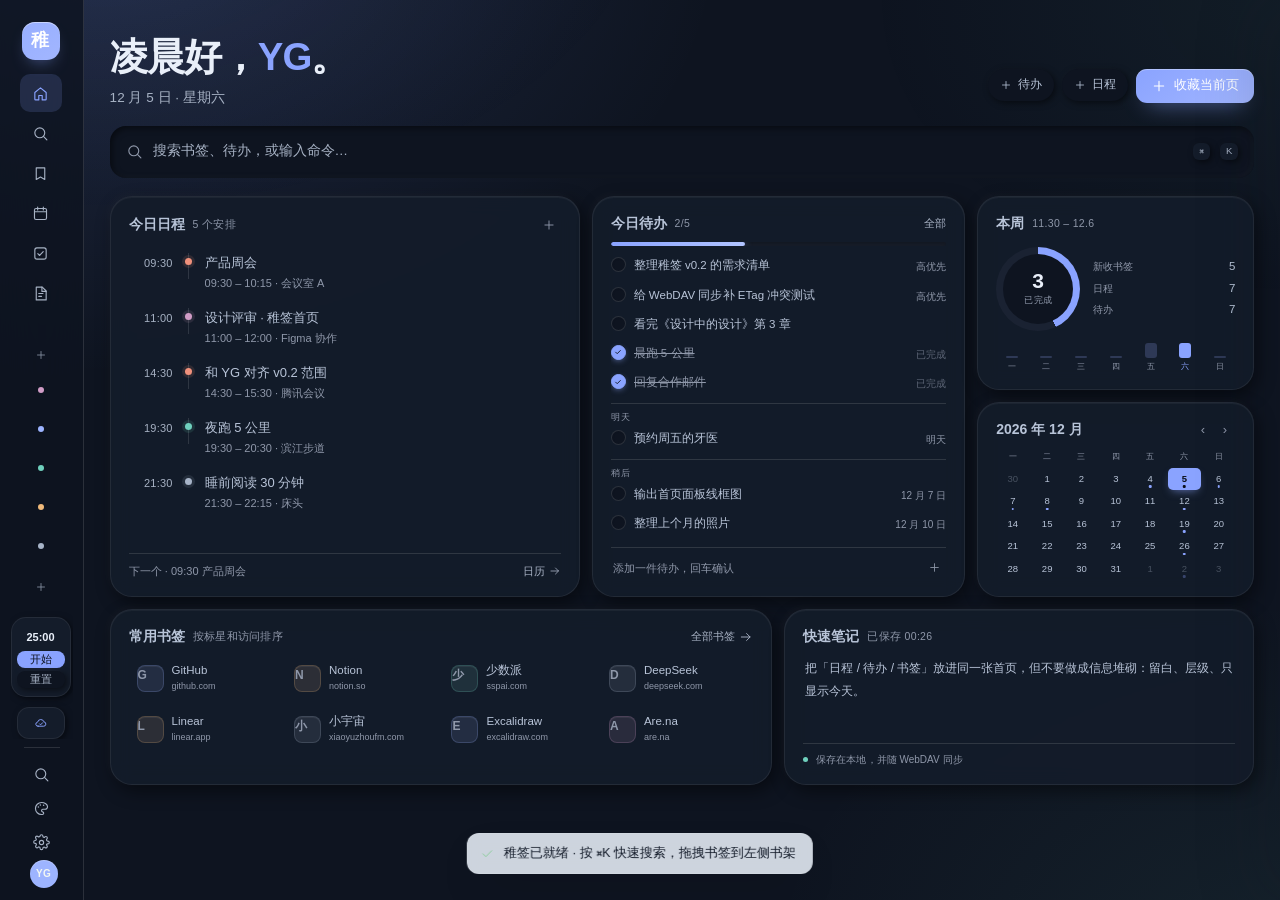
<file: extension/newtab.html>
<!doctype html>
<html lang="zh-CN" data-theme="dark" data-skin="midnight" data-accent="indigo" data-icon="md">
<head>
<meta charset="utf-8" />
<meta name="viewport" content="width=device-width, initial-scale=1" />
<title>稚签 · 你的私人书签书房</title>
<meta name="description" content="稚签 ZHIQIAN — 本地优先的书签工作台，支持 WebDAV 云端同步。界面原型 v0.7" />
<link rel="stylesheet" href="app.css" />
</head>
<body>

<!-- icon sprite -->
<svg xmlns="http://www.w3.org/2000/svg" aria-hidden="true" style="position:absolute;width:0;height:0;overflow:hidden">
  <symbol id="i-search" viewBox="0 0 24 24"><circle cx="11" cy="11" r="7"/><path d="M16.5 16.5 21 21"/></symbol>
  <symbol id="i-plus" viewBox="0 0 24 24"><path d="M12 5v14M5 12h14"/></symbol>
  <symbol id="i-star" viewBox="0 0 24 24"><path d="m12 3.8 2.55 5.17 5.7.83-4.13 4.02.98 5.68L12 16.82 6.9 19.5l.98-5.68L3.75 9.8l5.7-.83z"/></symbol>
  <symbol id="i-star-fill" viewBox="0 0 24 24"><path d="m12 3.8 2.55 5.17 5.7.83-4.13 4.02.98 5.68L12 16.82 6.9 19.5l.98-5.68L3.75 9.8l5.7-.83z" fill="currentColor" stroke="none"/></symbol>
  <symbol id="i-grid" viewBox="0 0 24 24"><rect x="3.5" y="3.5" width="7" height="7" rx="1.6"/><rect x="13.5" y="3.5" width="7" height="7" rx="1.6"/><rect x="3.5" y="13.5" width="7" height="7" rx="1.6"/><rect x="13.5" y="13.5" width="7" height="7" rx="1.6"/></symbol>
  <symbol id="i-list" viewBox="0 0 24 24"><path d="M4 7h16M4 12h16M4 17h16"/></symbol>
  <symbol id="i-settings" viewBox="0 0 24 24"><circle cx="12" cy="12" r="3"/><path d="M19.2 14.4a1.6 1.6 0 0 0 .32 1.76l.06.06a2 2 0 1 1-2.83 2.83l-.06-.06a1.6 1.6 0 0 0-1.76-.32 1.6 1.6 0 0 0-.97 1.47V20a2 2 0 1 1-4 0v-.1a1.6 1.6 0 0 0-1.05-1.46 1.6 1.6 0 0 0-1.76.32l-.06.06a2 2 0 1 1-2.83-2.83l.06-.06a1.6 1.6 0 0 0 .32-1.76 1.6 1.6 0 0 0-1.47-.97H3a2 2 0 1 1 0-4h.1a1.6 1.6 0 0 0 1.46-1.05 1.6 1.6 0 0 0-.32-1.76l-.06-.06a2 2 0 1 1 2.83-2.83l.06.06a1.6 1.6 0 0 0 1.76.32H9a1.6 1.6 0 0 0 .97-1.47V3a2 2 0 1 1 4 0v.1a1.6 1.6 0 0 0 .97 1.47 1.6 1.6 0 0 0 1.76-.32l.06-.06a2 2 0 1 1 2.83 2.83l-.06.06a1.6 1.6 0 0 0-.32 1.76V9a1.6 1.6 0 0 0 1.47.97H21a2 2 0 1 1 0 4h-.1a1.6 1.6 0 0 0-1.7.97z"/></symbol>
  <symbol id="i-cloud" viewBox="0 0 24 24"><path d="M7 18h10a4 4 0 0 0 .6-7.95A6 6 0 0 0 6 10.7 3.65 3.65 0 0 0 7 18z"/></symbol>
  <symbol id="i-cloud-check" viewBox="0 0 24 24"><path d="M7 17.5h9.5a3.75 3.75 0 0 0 .56-7.46A5.6 5.6 0 0 0 6.2 10.6 3.42 3.42 0 0 0 7 17.5z"/><path d="m9.5 13.4 1.8 1.8 3.4-3.6"/></symbol>
  <symbol id="i-upload" viewBox="0 0 24 24"><path d="M12 16V4M7.5 8.5 12 4l4.5 4.5M4 20h16"/></symbol>
  <symbol id="i-download" viewBox="0 0 24 24"><path d="M12 4v12M7.5 11.5 12 16l4.5-4.5M4 20h16"/></symbol>
  <symbol id="i-x" viewBox="0 0 24 24"><path d="m6 6 12 12M18 6 6 18"/></symbol>
  <symbol id="i-check" viewBox="0 0 24 24"><path d="m5 12.5 4.6 4.6L19 7.6"/></symbol>
  <symbol id="i-clock" viewBox="0 0 24 24"><circle cx="12" cy="12" r="8.5"/><path d="M12 7.5V12l3 2"/></symbol>
  <symbol id="i-sun" viewBox="0 0 24 24"><circle cx="12" cy="12" r="4"/><path d="M12 2.5v2M12 19.5v2M4.2 4.2l1.4 1.4M18.4 18.4l1.4 1.4M2.5 12h2M19.5 12h2M4.2 19.8l1.4-1.4M18.4 5.6l1.4-1.4"/></symbol>
  <symbol id="i-moon" viewBox="0 0 24 24"><path d="M20 14.5A8.5 8.5 0 1 1 9.5 4a7 7 0 0 0 10.5 10.5z"/></symbol>
  <symbol id="i-external" viewBox="0 0 24 24"><path d="M14 4h6v6M20 4l-8.5 8.5M17 14.5V18a2 2 0 0 1-2 2H6a2 2 0 0 1-2-2V8a2 2 0 0 1 2-2h3.5"/></symbol>
  <symbol id="i-trash" viewBox="0 0 24 24"><path d="M4 7h16M9.5 7V4h5v3M6.5 7 7.5 20h9l1-13"/></symbol>
  <symbol id="i-edit" viewBox="0 0 24 24"><path d="M4 20h4L19 9a2.1 2.1 0 0 0-3-3L5 17z"/><path d="m14.5 7.5 2.5 2.5"/></symbol>
  <symbol id="i-refresh" viewBox="0 0 24 24"><path d="M20 12a8 8 0 1 1-2.4-5.7M20 4.5V10h-5.5"/></symbol>
  <symbol id="i-link" viewBox="0 0 24 24"><path d="M10.5 13.5a3.5 3.5 0 0 0 5 0l2.5-2.5a3.54 3.54 0 0 0-5-5l-1 1"/><path d="M13.5 10.5a3.5 3.5 0 0 0-5 0L6 13a3.54 3.54 0 0 0 5 5l1-1"/></symbol>
  <symbol id="i-folder" viewBox="0 0 24 24"><path d="M3.5 7.5a2 2 0 0 1 2-2h3.6l2 2h7.4a2 2 0 0 1 2 2v8.5a2 2 0 0 1-2 2h-13a2 2 0 0 1-2-2z"/></symbol>
  <symbol id="i-arrow-right" viewBox="0 0 24 24"><path d="M4 12h15M13 6l6 6-6 6"/></symbol>
  <symbol id="i-shield" viewBox="0 0 24 24"><path d="M12 3.5 5 6v5.5c0 4.2 2.9 7.6 7 9 4.1-1.4 7-4.8 7-9V6z"/><path d="m9.2 12 2 2 3.6-4"/></symbol>
  <symbol id="i-database" viewBox="0 0 24 24"><ellipse cx="12" cy="5.5" rx="7" ry="2.8"/><path d="M5 5.5v13c0 1.55 3.13 2.8 7 2.8s7-1.25 7-2.8v-13"/><path d="M5 12c0 1.55 3.13 2.8 7 2.8s7-1.25 7-2.8"/></symbol>
  <symbol id="i-palette" viewBox="0 0 24 24"><path d="M12 3.5a8.5 8.5 0 1 0 0 17h1.2a1.9 1.9 0 0 0 .3-3.78 1.9 1.9 0 0 1 .3-3.72H17a3.5 3.5 0 0 0 3.5-3.5c0-3.3-3.8-6-8.5-6z"/><circle cx="7.6" cy="10" r="1.1" fill="currentColor" stroke="none"/><circle cx="10.4" cy="7" r="1.1" fill="currentColor" stroke="none"/><circle cx="15" cy="7.4" r="1.1" fill="currentColor" stroke="none"/></symbol>
  <symbol id="i-sliders" viewBox="0 0 24 24"><path d="M4 7h9M17 7h3M4 12h4M12 12h8M4 17h11M19 17h1"/><circle cx="15" cy="7" r="2"/><circle cx="10" cy="12" r="2"/><circle cx="17" cy="17" r="2"/></symbol>
  <symbol id="i-info" viewBox="0 0 24 24"><circle cx="12" cy="12" r="8.5"/><path d="M12 11v5.5M12 7.6v.6"/></symbol>
  <symbol id="i-eye" viewBox="0 0 24 24"><path d="M2.8 12S6 6.5 12 6.5 21.2 12 21.2 12 18 17.5 12 17.5 2.8 12 2.8 12z"/><circle cx="12" cy="12" r="2.8"/></symbol>
  <symbol id="i-eye-off" viewBox="0 0 24 24"><path d="M4 4l16 16"/><path d="M9.6 5.2A9.9 9.9 0 0 1 12 5c6 0 9.2 7 9.2 7a15.6 15.6 0 0 1-3 3.7M6.3 6.6A15.4 15.4 0 0 0 2.8 12S6 19 12 19a9.6 9.6 0 0 0 3.7-.72"/><path d="M9.9 9.9a3 3 0 0 0 4.2 4.2"/></symbol>
  <symbol id="i-copy" viewBox="0 0 24 24"><rect x="9" y="9" width="11" height="11" rx="2"/><path d="M15 5.5V5a2 2 0 0 0-2-2H6a2 2 0 0 0-2 2v7a2 2 0 0 0 2 2h.5"/></symbol>
  <symbol id="i-sparkle" viewBox="0 0 24 24"><path d="m12 3 1.75 5.25L19 10l-5.25 1.75L12 17l-1.75-5.25L5 10l5.25-1.75z"/><path d="M19 16.5 19.7 18.5 21.5 19.2 19.7 20 19 22l-.7-2-1.8-.8 1.8-.7z"/></symbol>
  <symbol id="i-bookmark" viewBox="0 0 24 24"><path d="M6 4h12v16.5l-6-3.6-6 3.6z"/></symbol>
  <symbol id="i-command" viewBox="0 0 24 24"><path d="M9 6.5A2.5 2.5 0 1 0 6.5 9H9zM15 9h2.5A2.5 2.5 0 1 0 15 6.5zM9 15v2.5A2.5 2.5 0 1 1 6.5 15zM15 15h2.5A2.5 2.5 0 1 1 15 17.5zM9 9h6v6H9z"/></symbol>
  <symbol id="i-home" viewBox="0 0 24 24"><path d="M4 10.6 12 4l8 6.6V20a1 1 0 0 1-1 1h-4.6v-6.2H9.6V21H5a1 1 0 0 1-1-1z"/></symbol>
  <symbol id="i-more" viewBox="0 0 24 24"><circle cx="5" cy="12" r="1.4"/><circle cx="12" cy="12" r="1.4"/><circle cx="19" cy="12" r="1.4"/></symbol>
  <symbol id="i-note" viewBox="0 0 24 24"><path d="M6 3h8.5L20 8.5V21H6z"/><path d="M14 3v6h6M9.5 12h6M9.5 16h4"/></symbol>
  <symbol id="i-calendar" viewBox="0 0 24 24"><rect x="3.5" y="5" width="17" height="15.5" rx="2.2"/><path d="M8 3v4M16 3v4M3.5 9.5h17"/></symbol>
  <symbol id="i-check-square" viewBox="0 0 24 24"><rect x="4" y="4" width="16" height="16" rx="3"/><path d="m8.2 12.2 2.6 2.6 5-5.4"/></symbol>
  <symbol id="i-chevron-left" viewBox="0 0 24 24"><path d="M14.5 5.5 8 12l6.5 6.5"/></symbol>
  <symbol id="i-chevron-right" viewBox="0 0 24 24"><path d="M9.5 5.5 16 12l-6.5 6.5"/></symbol>
  <symbol id="i-inbox" viewBox="0 0 24 24"><path d="M3.5 13.5 6 5h12l2.5 8.5V19a2 2 0 0 1-2 2h-13a2 2 0 0 1-2-2z"/><path d="M3.5 13.5H9l1 2h4l1-2h5.5"/></symbol>
</svg>

<div class="app">
  <div class="bg-layer" id="bgLayer" aria-hidden="true"></div>
  <div class="bg-veil" id="bgVeil" aria-hidden="true"></div>

  <aside class="rail">
    <div class="rail-scroll">
      <div class="brand">
        <span class="logo" aria-hidden="true">稚</span>
        <span class="brand-name">稚签</span>
      </div>

      <nav id="pageNav" aria-label="工作台">
        <button class="nav-item is-active" type="button" data-page="overview" title="概览">
          <svg class="ic"><use href="#i-home"></use></svg><span class="label">概览</span>
        </button>
        <button class="nav-item" type="button" data-page="search" title="搜索">
          <svg class="ic"><use href="#i-search"></use></svg><span class="label">搜索</span>
        </button>
        <button class="nav-item" type="button" data-page="bookmarks" title="书签">
          <svg class="ic"><use href="#i-bookmark"></use></svg><span class="label">书签</span><span class="count" id="navBookmarkCount">35</span>
        </button>
        <button class="nav-item" type="button" data-page="calendar" title="日程">
          <svg class="ic"><use href="#i-calendar"></use></svg><span class="label">日程</span><span class="count" id="navTodayCount">5</span>
        </button>
        <button class="nav-item" type="button" data-page="todos" title="待办">
          <svg class="ic"><use href="#i-check-square"></use></svg><span class="label">待办</span><span class="count" id="navOpenTasks">6</span>
        </button>
        <button class="nav-item" type="button" data-page="notes" title="笔记">
          <svg class="ic"><use href="#i-note"></use></svg><span class="label">笔记</span><span class="count" id="navNoteCount">3</span>
        </button>
      </nav>

      <div class="rail-sep"></div>
      <div class="rail-label"><span>书架</span><button type="button" id="addShelfBtn" aria-label="新建书架" title="新建书架"><svg class="ic"><use href="#i-plus"></use></svg></button></div>
      <nav id="catList" aria-label="书架"></nav>

      <div class="rail-label"><span>最近笔记</span><button type="button" id="railNewNote" aria-label="新建笔记" title="新建笔记"><svg class="ic"><use href="#i-plus"></use></svg></button></div>
      <div class="rail-notes" id="railNotes"></div>

      <div class="rail-label"><span>风格</span></div>
      <div class="rail-skins" id="railSkins" aria-label="界面风格">
        <button type="button" data-skin="midnight" title="午夜玻璃" aria-label="午夜玻璃"></button>
        <button type="button" data-skin="mist" title="晨雾" aria-label="晨雾"></button>
        <button type="button" data-skin="sage" title="鼠尾草" aria-label="鼠尾草"></button>
        <button type="button" data-skin="ember" title="余烬" aria-label="余烬"></button>
      </div>

      <div class="focus-card" id="focusCard">
        <div class="focus-head"><b>专注</b><span class="focus-sessions" id="focusSessions">0 次</span></div>
        <div class="focus-time" id="focusTime" title="打开番茄钟">25:00</div>
        <div class="focus-actions">
          <button class="focus-main" type="button" id="focusToggle">开始</button>
          <button type="button" id="focusReset">重置</button>
        </div>
      </div>

      <button class="sync-card" id="syncCard" type="button" aria-label="打开 WebDAV 同步设置">
        <span class="sync-head"><svg class="ic"><use href="#i-cloud-check"></use></svg><span>WebDAV</span></span>
        <span class="sync-status" id="syncCardStatus" data-state="ok">已同步</span>
        <span class="sr" id="syncCardMeta">2 分钟前 · 坚果云</span>
      </button>
    </div>

    <div class="rail-foot">
      <button class="icon-btn" type="button" id="paletteBtn" aria-label="快捷搜索" title="快捷搜索 ⌘K"><svg class="ic"><use href="#i-search"></use></svg></button>
      <button class="icon-btn" type="button" id="themeToggle" aria-label="切换风格" title="切换风格"><svg class="ic"><use href="#i-palette"></use></svg></button>
      <button class="icon-btn" type="button" id="settingsBtn" aria-label="设置" title="设置"><svg class="ic"><use href="#i-settings"></use></svg></button>
      <button class="avatar" id="railAvatar" type="button" title="YG" aria-label="编辑个人资料">YG</button>
    </div>
  </aside>

  <main class="stage">
    <div class="wrap">
      <strong id="crumbTitle" class="sr">概览</strong>

      <!-- ================= overview ================= -->


      <section class="page is-active" id="pageOverview" data-page="overview">
        <div class="dash-head">
          <div class="dash-copy">
            <h1 id="dashGreeting">晚上好，<em>YG</em>。</h1>
            <p class="dash-sub"><span id="dashDateInline" class="dash-date">10 月 23 日 · 星期五</span></p>
          </div>
          <div class="dash-quick">
            <button class="quick-chip" type="button" id="quickTaskBtn"><svg class="ic"><use href="#i-plus"></use></svg>待办</button>
            <button class="quick-chip" type="button" id="quickEventBtn"><svg class="ic"><use href="#i-plus"></use></svg>日程</button>
            <button class="btn btn-primary" type="button" id="collectBtn"><svg class="ic"><use href="#i-plus"></use></svg><span id="collectBtnText">收藏当前页</span></button>
          </div>
        </div>

        <button class="dash-search" type="button" id="dashSearchBtn">
          <svg class="ic"><use href="#i-search"></use></svg>
          <span class="dash-search-placeholder">搜索书签、待办，或输入命令…</span>
          <span class="kbd">⌘</span><span class="kbd">K</span>
        </button>

        <div class="bento">
          <section class="widget widget--schedule" aria-labelledby="wSchedule">
            <div class="widget-head">
              <h2 class="widget-title" id="wSchedule">今日日程</h2>
              <span class="widget-meta" id="dashScheduleMeta">4 个安排</span>
              <button class="icon-btn widget-more" type="button" id="dashEventAdd" aria-label="新建日程"><svg class="ic"><use href="#i-plus"></use></svg></button>
            </div>
            <div class="timeline" id="dashTimeline"></div>
            <div class="widget-foot">
              <span id="dashScheduleFoot">下一个 · 14:30 和 YG 对齐</span>
              <button class="link-btn" type="button" data-goto="calendar">日历 <svg class="ic"><use href="#i-arrow-right"></use></svg></button>
            </div>
          </section>

          <section class="widget widget--tasks" aria-labelledby="wTasks">
            <div class="widget-head">
              <h2 class="widget-title" id="wTasks">今日待办</h2>
              <span class="widget-meta" id="dashTaskMeta">3/6</span>
              <button class="link-btn" type="button" data-goto="todos">全部</button>
            </div>
            <div class="mini-progress"><i id="dashTaskBar" style="width:50%"></i></div>
            <div class="mini-tasks" id="dashTasks"></div>
            <div class="quick-add">
              <input id="dashTaskInput" type="text" placeholder="添加一件待办，回车确认" autocomplete="off" />
              <button type="button" id="dashTaskAdd" aria-label="添加待办"><svg class="ic"><use href="#i-plus"></use></svg></button>
            </div>
          </section>

          <section class="widget widget--stats" aria-labelledby="wStats">
            <div class="widget-head">
              <h2 class="widget-title" id="wStats">本周</h2>
              <span class="widget-meta" id="dashWeekRange">10.19 – 10.25</span>
            </div>
            <div class="stats-body">
              <div class="stat-ring" id="weekRing" style="--p:68"><span><b id="weekDone">12</b><i>已完成</i></span></div>
              <div class="stat-lines">
                <div><span>新收书签</span><b id="weekBookmarks">6</b></div>
                <div><span>日程</span><b id="weekEvents">7</b></div>
                <div><span>待办</span><b id="weekTasks">18</b></div>
              </div>
            </div>
            <div class="week-bars-mini" id="weekBarsMini"></div>
          </section>

          <section class="widget widget--mini" aria-labelledby="wMini">
            <div class="widget-head">
              <h2 class="widget-title" id="wMini" data-mini-label>十月 2026</h2>
              <div class="mini-nav">
                <button type="button" id="miniPrev" aria-label="上个月">‹</button>
                <button type="button" id="miniNext" aria-label="下个月">›</button>
              </div>
            </div>
            <div class="mini-cal">
              <div class="mini-cal-grid" id="miniCalGrid"></div>
            </div>
          </section>

          <section class="widget widget--bookmarks" aria-labelledby="wBookmarks">
            <div class="widget-head">
              <h2 class="widget-title" id="wBookmarks">常用书签</h2>
              <span class="widget-meta">按标星和访问排序</span>
              <button class="link-btn" type="button" data-goto="bookmarks">全部书签 <svg class="ic"><use href="#i-arrow-right"></use></svg></button>
            </div>
            <div class="bookmark-tiles" id="dashBookmarks"></div>
          </section>

          <section class="widget widget--note" aria-labelledby="wNote">
            <div class="widget-head">
              <h2 class="widget-title" id="wNote">快速笔记</h2>
              <span class="widget-meta" id="noteSaved">自动保存</span>
            </div>
            <textarea class="scratch" id="scratchpad" placeholder="随手写下此刻想到的事……"></textarea>
            <div class="note-foot"><span class="dot-saved"></span><span>保存在本地，并随 WebDAV 同步</span></div>
          </section>
        </div>
      </section>

      <!-- ================= search ================= -->
      <section class="page" id="pageSearch" data-page="search">
        <div class="search-shell">
          <div class="search-hero">
            <h1 class="search-title">搜点什么</h1>
            <p class="search-sub">在互联网上搜索，或者先在自己的书房里找。</p>
          </div>

          <div class="search-engines" id="searchEngines" role="group" aria-label="搜索引擎"></div>

          <form class="search-form" id="searchPageForm" autocomplete="off">
            <div class="search-field">
              <svg class="ic"><use href="#i-search"></use></svg>
              <input id="searchPageInput" type="text" placeholder="搜索，或输入网址…" aria-label="搜索" autocomplete="off" spellcheck="false" />
              <button class="search-submit" type="submit"><span>搜索</span><kbd>↵</kbd></button>
            </div>
            <div class="search-suggest" id="searchSuggest" hidden></div>
          </form>

          <p class="search-note" id="searchNote">用必应搜索 · 输入网址可直接打开</p>

          <div class="search-lower">
            <section class="search-block">
              <div class="search-block-head"><h2>最近搜索</h2><button id="clearSearchHistory" type="button">清空</button></div>
              <div class="search-chips" id="searchHistory"></div>
            </section>
            <section class="search-block">
              <div class="search-block-head"><h2>常用书签</h2><button id="searchAllBookmarks" type="button">全部 →</button></div>
              <div class="search-quick-list" id="searchQuickLinks"></div>
            </section>
          </div>
        </div>
      </section>

      <!-- ================= bookmarks ================= -->
      <section class="page" id="pageBookmarks" data-page="bookmarks">
        <div class="page-head">
          <div>
            <h1 class="page-title">书签库</h1>
            <p class="page-sub" id="bookmarksSub">35 枚书签 · 5 个书架 · 慢慢整理，常常回看。</p>
          </div>
          <div class="spacer"></div>
          <div class="page-actions">
            <button class="btn btn-sm btn-primary" type="button" id="collectBtn2"><svg class="ic"><use href="#i-plus"></use></svg>收藏</button>
            <button class="btn btn-sm btn-ghost" type="button" id="importBtn"><svg class="ic"><use href="#i-upload"></use></svg>导入</button>
            <button class="btn btn-sm btn-ghost" type="button" id="exportBtn"><svg class="ic"><use href="#i-download"></use></svg>导出</button>
          </div>
        </div>

        <div class="searchbar" id="searchWrap">
          <svg class="ic"><use href="#i-search"></use></svg>
          <input class="search-input" id="searchInput" type="text" role="searchbox" placeholder="搜索书签、标签或网址…" autocomplete="off" spellcheck="false" aria-label="搜索书签" />
          <div class="search-hint"><span class="kbd">⌘</span><span class="kbd">K</span></div>
          <button class="search-clear" type="button" id="searchClear" aria-label="清空搜索"><svg class="ic" style="width:14px;height:14px"><use href="#i-x"></use></svg></button>
        </div>

        <div class="shelf-bar mobile-shelf">
          <nav class="shelf-list" id="catListMobile" aria-label="书架"></nav>
          <button class="shelf-add" type="button" id="addShelfBtnMobile" aria-label="新建书架" title="新建书架"><svg class="ic"><use href="#i-plus"></use></svg></button>
        </div>

        <div class="filter-row" id="filterRow">
          <button class="filter-chip is-active" type="button" data-filter="all">全部 <span id="filterAllCount">35</span></button>
          <button class="filter-chip" type="button" data-filter="recent">最近添加 <span id="filterRecentCount">6</span></button>
          <button class="filter-chip" type="button" data-filter="starred">标星 <span id="filterStarCount">9</span></button>
          <button class="filter-chip" type="button" data-filter="read">稍后读 <span id="filterReadCount">0</span></button>
          <button class="filter-chip" type="button" data-filter="archived">归档 <span id="filterArchiveCount">0</span></button>
          <span class="filter-sep"></span>
          <button class="filter-chip filter-cat is-hidden" type="button" id="filterCatChip" data-filter="cat:"><span class="dot"></span><span class="txt">书架</span></button>
        </div>

        <div class="toolbar">
          <h2 class="section-title" id="libraryTitle">全部书签 <span class="count-pill" id="libraryCount">35</span></h2>
          <div class="spacer"></div>
          <select class="select sort-select" id="sortSelect" aria-label="排序方式">
            <option value="recent">最近添加</option>
            <option value="name">按名称</option>
            <option value="visits">最常访问</option>
          </select>
          <div class="seg" role="group" aria-label="视图切换">
            <button type="button" id="viewGrid" class="is-active" aria-label="网格视图"><svg class="ic"><use href="#i-grid"></use></svg></button>
            <button type="button" id="viewList" aria-label="列表视图"><svg class="ic"><use href="#i-list"></use></svg></button>
          </div>
        </div>

        <div id="library" aria-live="polite"></div>
      </section>

      <!-- ================= calendar ================= -->
      <section class="page" id="pageCalendar" data-page="calendar">
        <div class="page-head">
          <div>
            <h1 class="page-title">日历</h1>
            <p class="page-sub">先把时间留出来，再决定往里放什么。周视图里直接拖动日程，就能改时间。</p>
          </div>
          <div class="spacer"></div>
          <div class="page-actions">
            <button class="btn btn-primary" type="button" id="newEventBtn"><svg class="ic"><use href="#i-plus"></use></svg>新建日程</button>
          </div>
        </div>

        <div class="calendar-layout">
          <div class="calendar-card">
            <div class="cal-toolbar">
              <div class="cal-month" id="calMonthLabel">2026 年 10 月</div>
              <span class="widget-meta" id="calMonthMeta">本月 7 个日程</span>
              <div class="seg cal-view-seg" id="calViewSeg" role="group" aria-label="日历视图">
                <button type="button" data-cal-view="month" class="is-active">月</button>
                <button type="button" data-cal-view="week">周</button>
              </div>
              <div class="spacer" style="flex:1"></div>
              <button class="btn btn-sm" type="button" id="calTodayBtn">今天</button>
              <div class="cal-nav">
                <button class="icon-btn" type="button" id="calPrev" aria-label="上个月"><svg class="ic"><use href="#i-chevron-left"></use></svg></button>
                <button class="icon-btn" type="button" id="calNext" aria-label="下个月"><svg class="ic"><use href="#i-chevron-right"></use></svg></button>
              </div>
            </div>
            <div id="monthView">
              <div class="cal-weekdays"><span>一</span><span>二</span><span>三</span><span>四</span><span>五</span><span>六</span><span>日</span></div>
              <div class="cal-grid" id="calGrid"></div>
            </div>
            <div class="week-view" id="weekView" hidden>
              <div class="week-head" id="weekHead"></div>
              <div class="week-scroll"><div class="week-canvas" id="weekCanvas"></div></div>
            </div>
          </div>
          <aside class="agenda-card">
            <div class="agenda-head">
              <div>
                <div class="agenda-date" id="agendaDate">10 月 21 日</div>
                <div class="widget-meta" id="agendaWeek">星期三 · 4 个日程</div>
              </div>
              <button class="btn btn-sm btn-primary" type="button" id="agendaAdd"><svg class="ic"><use href="#i-plus"></use></svg>新建</button>
            </div>
            <div class="agenda-list" id="agendaList"></div>
          </aside>
        </div>
      </section>

      <!-- ================= todos ================= -->
      <section class="page" id="pageTodos" data-page="todos">
        <div class="page-head">
          <div>
            <h1 class="page-title">今天要做什么</h1>
            <p class="page-sub" id="todoSub">今天 3 件未完成 · 本周已放下 8 件。</p>
          </div>
          <div class="spacer"></div>
          <div class="page-actions">
            <button class="btn btn-primary" type="button" id="newTaskBtn"><svg class="ic"><use href="#i-plus"></use></svg>新建待办</button>
          </div>
          <div class="todo-progress-wrap">
            <div class="todo-progress"><i id="todoProgressBar" style="width:50%"></i></div>
            <span id="todoProgressText">3 / 6</span>
          </div>
        </div>

        <div class="todo-layout">
          <div class="todo-card">
            <div class="todo-add">
              <input id="todoInput" type="text" placeholder="添加一件待办，回车确认" autocomplete="off" />
              <button class="btn btn-sm btn-primary" type="button" id="todoAddBtn"><svg class="ic"><use href="#i-plus"></use></svg>添加</button>
            </div>
            <div class="todo-filters" id="todoFilters">
              <button class="todo-filter is-active" type="button" data-tfilter="today">今天</button>
              <button class="todo-filter" type="button" data-tfilter="week">本周</button>
              <button class="todo-filter" type="button" data-tfilter="all">全部</button>
              <button class="todo-filter" type="button" data-tfilter="done">已完成</button>
            </div>
            <div id="todoList"></div>
          </div>
          <aside class="todo-side">
            <div class="side-card">
              <div class="widget-head"><h2 class="widget-title">本周节奏</h2><span class="widget-meta" id="todoWeekMeta">已完成 12 件</span></div>
              <div class="week-bars-mini" id="todoWeekBars"></div>
              <div class="side-stats">
                <div><b id="sideDone">12</b><span>本周完成</span></div>
                <div><b id="sideOpen">5</b><span>未完成</span></div>
              </div>
            </div>
            <div class="side-card side-quote">“先做最重要的一件事，剩下的会自己排队。”</div>
          </aside>
        </div>
      </section>

      <!-- ================= notes ================= -->
      <section class="page" id="pageNotes" data-page="notes">
        <div class="page-head">
          <div>
            <h1 class="page-title">笔记</h1>
            <p class="page-sub">写作的地方，保持安静、清晰、可检索。</p>
          </div>
          <div class="spacer"></div>
          <div class="page-actions">
            <button class="btn btn-primary" type="button" id="newNoteBtn"><svg class="ic"><use href="#i-plus"></use></svg>新建笔记</button>
          </div>
        </div>

        <div class="notes-layout">
          <aside class="notes-panel">
            <div class="notes-search"><input id="noteSearchInput" type="text" placeholder="搜索笔记…" autocomplete="off" /></div>
            <div class="notes-list" id="notesList"></div>
          </aside>
          <section class="note-editor">
            <input class="note-title-input" id="noteTitle" type="text" placeholder="无标题笔记" autocomplete="off" />
            <div class="note-meta">
              <span id="noteSavedAt">—</span>
              <span id="noteWords">0 字</span>
              <span class="spacer"></span>
              <button type="button" id="noteDelete">删除笔记</button>
            </div>
            <textarea class="note-body" id="noteBody" placeholder="从这里开始写……"></textarea>
            <div class="note-tags">
              <span class="field-label" style="margin:0">标签</span>
              <input id="noteTags" type="text" placeholder="用逗号分隔" autocomplete="off" />
            </div>
          </section>
        </div>
      </section>
    </div>
  </main>
</div>

<!-- ======== mobile nav ======== -->
<nav class="mobile-nav" id="mobileNav" aria-label="移动端导航">
  <button type="button" class="is-active" data-page="overview"><svg class="ic"><use href="#i-home"></use></svg><span>概览</span></button>
  <button type="button" data-page="search"><svg class="ic"><use href="#i-search"></use></svg><span>搜索</span></button>
  <button type="button" data-page="bookmarks"><svg class="ic"><use href="#i-bookmark"></use></svg><span>书签</span></button>
  <button type="button" data-page="calendar"><svg class="ic"><use href="#i-calendar"></use></svg><span>日程</span></button>
  <button type="button" data-page="todos"><svg class="ic"><use href="#i-check-square"></use></svg><span>待办</span></button>
  <button type="button" data-page="notes"><svg class="ic"><use href="#i-note"></use></svg><span>笔记</span></button>
  <button type="button" id="mobileMoreBtn"><svg class="ic"><use href="#i-more"></use></svg><span>更多</span></button>
</nav>

<div class="overlay" id="moreOverlay" role="dialog" aria-modal="true" aria-labelledby="moreHeading">
  <div class="modal more-modal" style="width:min(100%,360px)">
    <div class="modal-head">
      <div class="titles">
        <div class="modal-title" id="moreHeading">更多</div>
        <div class="modal-sub">专注与设置。</div>
      </div>
      <button class="close-btn" type="button" data-close="moreOverlay" aria-label="关闭"><svg class="ic"><use href="#i-x"></use></svg></button>
    </div>
    <div class="modal-body more-list">
      <button type="button" class="more-item" id="moreFocusBtn">
        <span class="more-icon"><svg class="ic"><use href="#i-clock"></use></svg></span>
        <span class="more-copy"><b>专注</b><small><span data-focus-time>25:00</span> · 番茄钟</small></span>
      </button>
      <button type="button" class="more-item" id="moreSettingsBtn">
        <span class="more-icon"><svg class="ic"><use href="#i-settings"></use></svg></span>
        <span class="more-copy"><b>设置</b><small>WebDAV、外观与数据</small></span>
      </button>
    </div>
  </div>
</div>

<!-- ======== event modal ======== -->
<div class="overlay" id="eventOverlay" role="dialog" aria-modal="true" aria-labelledby="eventHeading">
  <div class="modal" style="width:min(100%,520px)">
    <div class="modal-head">
      <div class="titles">
        <div class="modal-title" id="eventHeading">新建日程</div>
        <div class="modal-sub">给它一段不被打扰的时间。</div>
      </div>
      <button class="close-btn" type="button" data-close="eventOverlay" aria-label="关闭"><svg class="ic"><use href="#i-x"></use></svg></button>
    </div>
    <div class="modal-body">
      <div class="field">
        <label class="field-label" for="evTitle">日程标题 <span style="color:var(--danger)">*</span></label>
        <input class="input" id="evTitle" type="text" placeholder="例如：和 YG 对齐首页范围" autocomplete="off" />
      </div>
      <div class="row-2">
        <div class="field">
          <label class="field-label" for="evDate">日期</label>
          <input class="input" id="evDate" type="date" />
        </div>
        <div class="field">
          <label class="field-label" for="evCat">类别</label>
          <select class="select" id="evCat">
            <option value="work">工作</option>
            <option value="design">设计</option>
            <option value="dev">开发</option>
            <option value="life">生活</option>
            <option value="health">健康</option>
            <option value="read">阅读</option>
          </select>
        </div>
      </div>
      <div class="row-2">
        <div class="field">
          <label class="field-label" for="evStart">开始</label>
          <input class="input" id="evStart" type="time" />
        </div>
        <div class="field">
          <label class="field-label" for="evEnd">结束</label>
          <input class="input" id="evEnd" type="time" />
        </div>
      </div>
      <div class="row-2">
        <div class="field">
          <label class="field-label" for="evRepeat">重复</label>
          <select class="select" id="evRepeat">
            <option value="none">不重复</option>
            <option value="daily">每天</option>
            <option value="weekdays">工作日</option>
            <option value="weekly">每周</option>
            <option value="monthly">每月</option>
          </select>
        </div>
        <div class="field">
          <label class="field-label" for="evRepeatUntil">重复截止</label>
          <input class="input" id="evRepeatUntil" type="date" />
        </div>
      </div>
      <div class="field">
        <label class="field-label" for="evLocation">地点 / 链接</label>
        <input class="input" id="evLocation" type="text" placeholder="可选" autocomplete="off" />
      </div>
      <div class="field">
        <label class="field-label" for="evNote">备注</label>
        <textarea class="textarea" id="evNote" placeholder="提前准备什么？"></textarea>
      </div>
    </div>
    <div class="modal-foot">
      <button class="btn btn-sm btn-ghost btn-danger" type="button" id="evDelete" hidden>删除</button>
      <div class="spacer"></div>
      <button class="btn btn-sm" type="button" data-close="eventOverlay">取消</button>
      <button class="btn btn-sm btn-primary" type="button" id="evSave">保存日程</button>
    </div>
  </div>
</div>

<!-- ======== task modal ======== -->
<div class="overlay" id="taskOverlay" role="dialog" aria-modal="true" aria-labelledby="taskHeading">
  <div class="modal" style="width:min(100%,480px)">
    <div class="modal-head">
      <div class="titles">
        <div class="modal-title" id="taskHeading">新建待办</div>
        <div class="modal-sub">把脑子里的事，放到一个确定的位置。</div>
      </div>
      <button class="close-btn" type="button" data-close="taskOverlay" aria-label="关闭"><svg class="ic"><use href="#i-x"></use></svg></button>
    </div>
    <div class="modal-body">
      <div class="field">
        <label class="field-label" for="tkTitle">待办内容 <span style="color:var(--danger)">*</span></label>
        <input class="input" id="tkTitle" type="text" placeholder="例如：给首页补一张线框图" autocomplete="off" />
      </div>
      <div class="row-2">
        <div class="field">
          <label class="field-label" for="tkDate">日期</label>
          <input class="input" id="tkDate" type="date" />
        </div>
        <div class="field">
          <label class="field-label" for="tkPriority">优先级</label>
          <select class="select" id="tkPriority">
            <option value="high">高</option>
            <option value="med" selected>中</option>
            <option value="low">低</option>
          </select>
        </div>
      </div>
      <div class="field">
        <label class="field-label" for="tkRemind">提醒</label>
        <input class="input" id="tkRemind" type="datetime-local" />
        <p class="field-hint">留空则不提醒；页面打开时到点会发一条浏览器通知。</p>
      </div>
      <div class="field">
        <label class="field-label" for="tkList">清单</label>
        <select class="select" id="tkList">
          <option value="工作">工作</option>
          <option value="开发">开发</option>
          <option value="阅读">阅读</option>
          <option value="生活">生活</option>
          <option value="健康">健康</option>
        </select>
      </div>
      <div class="field">
        <span class="field-label">子任务</span>
        <div class="subtask-editor" id="subtaskEditor"></div>
        <div class="subtask-add">
          <input id="subtaskInput" type="text" placeholder="添加子任务，回车确认" autocomplete="off" />
          <button type="button" id="subtaskAddBtn" aria-label="添加子任务"><svg class="ic"><use href="#i-plus"></use></svg></button>
        </div>
      </div>
      <div class="row-2">
        <div class="field">
          <label class="field-label" for="tkRepeat">重复</label>
          <select class="select" id="tkRepeat">
            <option value="none">不重复</option>
            <option value="daily">每天</option>
            <option value="weekdays">工作日</option>
            <option value="weekly">每周</option>
            <option value="monthly">每月</option>
          </select>
        </div>
        <div class="field">
          <label class="field-label" for="tkRepeatUntil">重复截止</label>
          <input class="input" id="tkRepeatUntil" type="date" />
        </div>
      </div>
      <div class="field">
        <label class="field-label" for="tkNote">备注</label>
        <textarea class="textarea" id="tkNote" placeholder="补充一点背景，未来的你会感谢现在的你。"></textarea>
      </div>
    </div>
    <div class="modal-foot">
      <button class="btn btn-sm btn-ghost btn-danger" type="button" id="tkDelete" hidden>删除</button>
      <div class="spacer"></div>
      <button class="btn btn-sm" type="button" data-close="taskOverlay">取消</button>
      <button class="btn btn-sm btn-primary" type="button" id="tkSave">保存待办</button>
    </div>
  </div>
</div>

<!-- ======== focus modal ======== -->
<div class="overlay" id="focusOverlay" role="dialog" aria-modal="true" aria-labelledby="focusHeading">
  <div class="modal focus-modal" style="width:min(100%,420px)">
    <div class="modal-head">
      <div class="titles">
        <div class="modal-title" id="focusHeading">番茄钟</div>
        <div class="modal-sub">25 分钟专注，5 分钟休息。</div>
      </div>
      <button class="close-btn" type="button" data-close="focusOverlay" aria-label="关闭"><svg class="ic"><use href="#i-x"></use></svg></button>
    </div>
    <div class="modal-body">
      <div class="focus-label" id="focusMode">专注时间</div>
      <div class="focus-big" data-focus-time>25:00</div>
      <div class="focus-stats">
        <div><b id="focusSessionsModal">0</b><span>完成轮次</span></div>
        <div><b id="focusToday">0</b><span>今日专注</span></div>
      </div>
      <div class="focus-actions">
        <button class="focus-main" type="button" id="focusToggleModal">开始</button>
        <button type="button" id="focusResetModal">重置</button>
      </div>
    </div>
  </div>
</div>

<!-- ======== inspector ======== -->
<div class="drawer-scrim" id="drawerScrim"></div>
<aside class="inspector" id="inspector" aria-hidden="true" aria-label="书签详情">
  <div class="insp-head">
    <span class="label">书签详情</span>
    <div class="spacer" style="flex:1"></div>
    <button class="icon-btn" type="button" id="inspStar" aria-label="标星"><svg class="ic"><use href="#i-star"></use></svg></button>
    <button class="close-btn" type="button" id="inspClose" aria-label="关闭"><svg class="ic"><use href="#i-x"></use></svg></button>
  </div>
  <div class="insp-body">
    <div class="insp-hero">
      <span class="mono mono--lg" id="inspMono" aria-hidden="true">稚</span>
      <div style="min-width:0">
        <div class="insp-title" id="inspTitle">—</div>
        <p class="insp-url" id="inspUrl">—</p>
      </div>
    </div>
    <div class="insp-actions">
      <button class="btn btn-primary" type="button" id="inspOpen"><svg class="ic"><use href="#i-external"></use></svg>打开链接</button>
      <button class="btn btn-sm" type="button" id="inspRead"><svg class="ic"><use href="#i-note"></use></svg>阅读</button>
      <button class="icon-btn" type="button" id="inspArchive" aria-label="归档书签" title="归档书签"><svg class="ic"><use href="#i-check-square"></use></svg></button>
      <button class="icon-btn" type="button" id="inspCopy" aria-label="复制链接" title="复制链接"><svg class="ic"><use href="#i-link"></use></svg></button>
      <button class="icon-btn" type="button" id="inspDelete" aria-label="删除书签" title="删除书签"><svg class="ic"><use href="#i-trash"></use></svg></button>
    </div>
    <div class="insp-field">
      <label class="field-label" for="inspShelf">所属书架</label>
      <select class="select" id="inspShelf"></select>
    </div>
    <div class="insp-field">
      <span class="field-label">标签</span>
      <div class="tag-editor" id="inspTagEditor">
        <input id="inspTagInput" type="text" placeholder="回车添加标签" />
      </div>
    </div>
    <div class="insp-field">
      <label class="field-label" for="inspNote">备注</label>
      <textarea class="textarea" id="inspNote" placeholder="写点什么，未来会感谢现在的自己。"></textarea>
    </div>
    <div class="insp-field">
      <label class="field-label" for="inspExcerpt">摘录</label>
      <textarea class="textarea" id="inspExcerpt" placeholder="把值得留下的句子贴在这里；搜索也能找到它。"></textarea>
    </div>
    <div class="insp-meta">
      <div class="meta-cell"><span>添加于</span><b id="inspCreated">—</b></div>
      <div class="meta-cell"><span>最后访问</span><b id="inspVisited">—</b></div>
      <div class="meta-cell"><span>访问次数</span><b id="inspVisits">—</b></div>
      <div class="meta-cell"><span>来源</span><b id="inspSource">手动收藏</b></div>
      <div class="meta-cell"><span>阅读</span><b id="inspReadState">未读</b></div>
    </div>
  </div>
  <div class="insp-foot">
    <span class="insp-note">修改自动保存</span>
    <button class="btn btn-sm" type="button" id="inspEdit"><svg class="ic"><use href="#i-edit"></use></svg>编辑</button>
  </div>
</aside>


<!-- ======== profile ======== -->
<div class="overlay" id="profileOverlay" role="dialog" aria-modal="true" aria-labelledby="profileHeading">
  <div class="modal profile-modal" style="width:min(100%,470px)">
    <div class="modal-head">
      <div class="titles">
        <div class="modal-title" id="profileHeading">个人资料</div>
        <div class="modal-sub">名字和头像只属于你，也可以跟着 WebDAV 走。</div>
      </div>
      <button class="close-btn" type="button" data-close="profileOverlay" aria-label="关闭"><svg class="ic"><use href="#i-x"></use></svg></button>
    </div>
    <div class="modal-body">
      <div class="profile-editor">
        <div class="profile-avatar-box">
          <span class="profile-avatar" id="profilePreview">YG</span>
          <div class="profile-avatar-actions">
            <button class="btn btn-sm" type="button" id="profileUpload"><svg class="ic"><use href="#i-upload"></use></svg>上传头像</button>
            <button class="link-btn" type="button" id="profileRemove">移除</button>
          </div>
        </div>
        <div class="field" style="flex:1">
          <label class="field-label" for="profileNameInput">名字</label>
          <input class="input" id="profileNameInput" type="text" maxlength="20" autocomplete="off" placeholder="怎么称呼你？" />
          <p class="field-hint">显示在首页问候和左下角头像；最多 20 个字符。</p>
        </div>
      </div>
      <div class="field">
        <span class="field-label">头像底色</span>
        <div class="avatar-colors" id="avatarColors">
          <button class="avatar-color" type="button" data-color="indigo" style="--mc:var(--c-indigo)" aria-label="靛蓝"></button>
          <button class="avatar-color" type="button" data-color="jade" style="--mc:var(--c-jade)" aria-label="薄荷"></button>
          <button class="avatar-color" type="button" data-color="ochre" style="--mc:var(--c-ochre)" aria-label="琥珀"></button>
          <button class="avatar-color" type="button" data-color="vermilion" style="--mc:var(--c-vermilion)" aria-label="珊瑚"></button>
          <button class="avatar-color" type="button" data-color="lotus" style="--mc:var(--c-lotus)" aria-label="藕荷"></button>
          <button class="avatar-color" type="button" data-color="slate" style="--mc:var(--c-slate)" aria-label="雾灰"></button>
        </div>
      </div>
      <div class="hint-box">
        <svg class="ic"><use href="#i-shield"></use></svg>
        <div>头像会在浏览器本地裁成 256×256 的 WebP，再随 profile 字段同步。不会上传到第三方服务器。</div>
      </div>
      <input id="avatarInput" type="file" accept="image/png,image/jpeg,image/webp" hidden />
    </div>
    <div class="modal-foot">
      <button class="btn btn-sm" type="button" data-close="profileOverlay">取消</button>
      <button class="btn btn-sm btn-primary" type="button" id="profileSave">保存资料</button>
    </div>
  </div>
</div>

<!-- ======== onboarding ======== -->
<div class="overlay" id="onboardingOverlay" role="dialog" aria-modal="true" aria-labelledby="onboardingHeading">
  <div class="modal onboard-modal" style="width:min(100%,560px)">
    <div class="onboard-hero">
      <span class="logo">稚</span>
      <div>
        <div class="modal-title" id="onboardingHeading">先花 20 秒，把这里变成你的。</div>
        <p class="modal-sub">名字、头像和首页都可以慢慢改；现在只需要一个开始。</p>
      </div>
    </div>
    <div class="modal-body">
      <div class="onboard-profile">
        <span class="profile-avatar" id="onboardAvatar">YG</span>
        <div class="field" style="flex:1">
          <label class="field-label" for="onboardName">怎么称呼你？</label>
          <input class="input" id="onboardName" type="text" maxlength="20" autocomplete="off" placeholder="YG" />
        </div>
      </div>
      <div class="field">
        <span class="field-label">选一套开始的样子</span>
        <div class="onboard-skins" id="onboardSkins">
          <button type="button" data-onboard-skin="midnight"><i style="--sw:#0e1420"></i><b>午夜</b><span>深色玻璃</span></button>
          <button type="button" data-onboard-skin="mist"><i style="--sw:#eef3f1"></i><b>晨雾</b><span>浅色留白</span></button>
          <button type="button" data-onboard-skin="sage"><i style="--sw:#e8eee5"></i><b>鼠尾草</b><span>柔和绿</span></button>
          <button type="button" data-onboard-skin="ember"><i style="--sw:#17110f"></i><b>余烬</b><span>暖色夜</span></button>
        </div>
      </div>
      <div class="onboard-note">
        <svg class="ic"><use href="#i-cloud"></use></svg>
        <div><b>同步是可选的。</b>以后在设置里填坚果云 WebDAV，或者粘贴一段同步码就能换端；不登录也能用。</div>
      </div>
    </div>
    <div class="modal-foot">
      <button class="btn btn-sm" type="button" id="onboardSync">去设置同步</button>
      <div class="spacer"></div>
      <button class="btn btn-sm btn-primary" type="button" id="onboardStart">先这样开始</button>
    </div>
  </div>
</div>



<!-- ======== reader ======== -->
<div class="overlay" id="readerOverlay" role="dialog" aria-modal="true" aria-labelledby="readerTitle">
  <div class="modal reader-modal">
    <div class="modal-head">
      <div class="reader-hero">
        <span class="mono" id="readerMono" aria-hidden="true">稚</span>
        <div style="min-width:0">
          <div class="reader-title" id="readerTitle">—</div>
          <div class="reader-host" id="readerHost">—</div>
        </div>
      </div>
      <button class="close-btn" type="button" data-close="readerOverlay" aria-label="关闭"><svg class="ic"><use href="#i-x"></use></svg></button>
    </div>
    <div class="modal-body">
      <div class="reader-meta" id="readerMeta"></div>
      <div class="reader-excerpt" id="readerExcerpt"></div>
      <div class="reader-note" id="readerNote" hidden><b>备注</b><span></span></div>
    </div>
    <div class="reader-foot">
      <button class="btn btn-sm btn-primary" type="button" id="readerOpen"><svg class="ic"><use href="#i-external"></use></svg>打开原文</button>
      <button class="btn btn-sm" type="button" id="readerToggleRead">标记已读</button>
      <button class="btn btn-sm" type="button" id="readerToggleArchive">归档</button>
      <div class="spacer"></div>
      <span class="reader-status" id="readerStatus">未读</span>
    </div>
  </div>
</div>

<!-- ======== sync code ======== -->
<div class="overlay" id="syncCodeOverlay" role="dialog" aria-modal="true" aria-labelledby="syncCodeHeading">
  <div class="modal" style="width:min(100%,560px)">
    <div class="modal-head">
      <div class="titles">
        <div class="modal-title" id="syncCodeHeading">同步码</div>
        <div class="modal-sub">加密后的 WebDAV 配置。别把它当普通链接发出去。</div>
      </div>
      <button class="close-btn" type="button" data-close="syncCodeOverlay" aria-label="关闭"><svg class="ic"><use href="#i-x"></use></svg></button>
    </div>
    <div class="modal-body">
      <div class="seg" id="syncCodeTabs" style="width:100%;margin-bottom:14px">
        <button type="button" data-code-mode="export" class="is-active" style="flex:1">生成同步码</button>
        <button type="button" data-code-mode="import" style="flex:1">导入同步码</button>
      </div>
      <div data-code-pane="export">
        <p class="field-hint" style="margin:0 0 12px">同步码包含应用密码。请设置一个只有你知道的同步密码；换端时输入同一个密码。</p>
        <div class="field">
          <label class="field-label" for="syncCodePass">同步密码</label>
          <input class="input" id="syncCodePass" type="password" placeholder="至少 6 位" autocomplete="new-password" />
        </div>
        <button class="btn btn-sm btn-primary" type="button" id="syncCodeGenerate">生成</button>
        <div class="field" id="syncCodeOutputWrap" hidden>
          <label class="field-label" for="syncCodeOutput">同步码</label>
          <textarea class="textarea" id="syncCodeOutput" readonly style="min-height:100px;font-family:var(--font-mono);font-size:11px"></textarea>
          <button class="btn btn-sm" type="button" id="syncCodeCopy">复制同步码</button>
        </div>
      </div>
      <div data-code-pane="import" hidden>
        <div class="field">
          <label class="field-label" for="syncCodeInput">同步码</label>
          <textarea class="textarea" id="syncCodeInput" placeholder="粘贴 ZQ1...." style="min-height:100px;font-family:var(--font-mono);font-size:11px"></textarea>
        </div>
        <div class="field">
          <label class="field-label" for="syncCodeImportPass">同步密码</label>
          <input class="input" id="syncCodeImportPass" type="password" placeholder="生成时设置的密码" autocomplete="off" />
        </div>
        <button class="btn btn-sm btn-primary" type="button" id="syncCodeImportGo">解密并填入配置</button>
      </div>
      <div class="hint-box" style="margin-top:14px">
        <svg class="ic"><use href="#i-shield"></use></svg>
        <div>同步码不会离开浏览器；导入后建议先点一次「测试连接」。</div>
      </div>
    </div>
    <div class="modal-foot">
      <div class="spacer"></div>
      <button class="btn btn-sm" type="button" data-close="syncCodeOverlay">关闭</button>
    </div>
  </div>
</div>

<!-- ======== collect popup demo ======== -->
<div class="overlay" id="collectOverlay" role="dialog" aria-modal="true" aria-labelledby="collectHeading">
  <div class="modal collect-modal">
    <div class="collect-head">
      <span class="seal" style="width:26px;height:26px;border-radius:8px;font-size:14px">稚</span>
      <span class="brand-name" id="collectHeading">收藏到稚签</span>
      <div class="spacer"></div>
      <span class="collect-chip">快捷收藏</span>
      <button class="close-btn" type="button" data-close="collectOverlay" aria-label="关闭" style="margin-left:2px"><svg class="ic"><use href="#i-x"></use></svg></button>
    </div>
    <div class="collect-body">
      <div class="page-preview">
        <span class="mono" id="collectMono" style="--mc:var(--c-vermilion)">少</span>
        <div class="page-copy">
          <input class="page-title-input" id="collectTitle" value="设计中的留白：从版式到呼吸感" aria-label="页面标题" />
          <div class="page-url"><svg class="ic"><use href="#i-link"></use></svg><span id="collectHost">sspai.com/post/83210</span></div>
          <button class="icon-refresh" type="button" id="collectRefetch"><svg class="ic"><use href="#i-refresh"></use></svg>重新抓取图标与标题</button>
        </div>
      </div>

      <div class="collect-label"><span>选择书架</span><span class="warn" id="collectWarn">请选择一个书架</span></div>
      <div class="shelf-chips" id="collectShelves"></div>

      <div class="collect-label"><span>标签</span><span>最多 4 个</span></div>
      <div class="tag-editor" id="collectTagEditor">
        <input id="collectTagInput" type="text" placeholder="输入后回车添加" aria-label="添加标签" />
      </div>

      <div class="collect-label"><span>备注</span><span>可选</span></div>
      <textarea class="textarea collect-note" id="collectNote" placeholder="为什么要留下它？一句话就够。"></textarea>

      <p class="demo-note"><svg class="ic"><use href="#i-info"></use></svg>这是扩展收藏窗（约 460 × 720），保存后写入本地书架。</p>
    </div>
    <div class="collect-foot">
      <span class="meta"><span class="dot" style="--mc:var(--ok);width:5px;height:5px"></span>私人书房 · 已收藏 <b id="collectTotal" style="font-weight:600;color:var(--ink-2)">35</b> 枚</span>
      <button class="btn btn-sm btn-ghost" type="button" data-close="collectOverlay">取消</button>
      <button class="btn btn-sm btn-primary" type="button" id="collectSave"><svg class="ic"><use href="#i-bookmark"></use></svg>保存书签</button>
    </div>
  </div>
</div>

<!-- ======== editor ======== -->
<div class="overlay" id="editorOverlay" role="dialog" aria-modal="true" aria-labelledby="editorHeading">
  <div class="modal">
    <div class="modal-head">
      <div class="titles">
        <div class="modal-title" id="editorHeading">新增书签</div>
        <div class="modal-sub">收藏一个值得再读的角落。</div>
      </div>
      <button class="close-btn" type="button" data-close="editorOverlay" aria-label="关闭"><svg class="ic"><use href="#i-x"></use></svg></button>
    </div>
    <div class="modal-body">
      <div class="field">
        <label class="field-label" for="fUrl">网址 <span style="color:var(--danger)">*</span></label>
        <input class="input" id="fUrl" type="text" placeholder="https://example.com/article" autocomplete="off" spellcheck="false" />
      </div>
      <div class="field">
        <label class="field-label" for="fTitle">标题</label>
        <input class="input" id="fTitle" type="text" placeholder="留空时自动使用域名" autocomplete="off" />
      </div>
      <div class="row-2">
        <div class="field">
          <label class="field-label" for="fShelf">书架</label>
          <select class="select" id="fShelf"></select>
        </div>
        <div class="field">
          <label class="field-label" for="fTags">标签</label>
          <input class="input" id="fTags" type="text" placeholder="用逗号分隔" autocomplete="off" />
        </div>
      </div>
      <div class="field">
        <label class="field-label" for="fNote">备注</label>
        <textarea class="textarea" id="fNote" placeholder="写下收藏它的理由，或未来想做的事。"></textarea>
      </div>
    </div>
    <div class="modal-foot">
      <span class="foot-note"><span class="dot" style="--mc:var(--ok);width:5px;height:5px"></span>保存在本地，可随时同步</span>
      <div class="spacer"></div>
      <button class="btn btn-sm" type="button" data-close="editorOverlay">取消</button>
      <button class="btn btn-sm btn-primary" type="button" id="editorSave">保存书签</button>
    </div>
  </div>
</div>

<!-- ======== shelf creator ======== -->
<div class="overlay" id="shelfOverlay" role="dialog" aria-modal="true" aria-labelledby="shelfHeading">
  <div class="modal" style="width:min(100%,420px)">
    <div class="modal-head">
      <div class="titles">
        <div class="modal-title" id="shelfHeading">新建书架</div>
        <div class="modal-sub">给一簇相似的想法，找一个安放的位置。</div>
      </div>
      <button class="close-btn" type="button" data-close="shelfOverlay" aria-label="关闭"><svg class="ic"><use href="#i-x"></use></svg></button>
    </div>
    <div class="modal-body">
      <div class="field">
        <label class="field-label" for="shelfName">书架名称</label>
        <input class="input" id="shelfName" type="text" placeholder="例如：设计灵感、深夜阅读" maxlength="24" autocomplete="off" />
      </div>
      <div class="field">
        <span class="field-label">标记颜色</span>
        <div class="swatches" id="shelfColors">
          <button class="swatch is-active" type="button" data-color="vermilion" data-swatch="vermilion" aria-label="朱砂"></button>
          <button class="swatch" type="button" data-color="jade" data-swatch="jade" aria-label="松绿"></button>
          <button class="swatch" type="button" data-color="ochre" data-swatch="ochre" aria-label="赭石"></button>
          <button class="swatch" type="button" data-color="indigo" data-swatch="indigo" aria-label="靛青"></button>
          <button class="swatch" type="button" data-color="lotus" data-swatch="lotus" aria-label="藕荷"></button>
          <button class="swatch" type="button" data-color="slate" data-swatch="slate" aria-label="墨灰"></button>
        </div>
      </div>
    </div>
    <div class="modal-foot">
      <div class="spacer"></div>
      <button class="btn btn-sm" type="button" data-close="shelfOverlay">取消</button>
      <button class="btn btn-sm btn-primary" type="button" id="shelfCreate">创建书架</button>
    </div>
  </div>
</div>

<!-- ======== settings ======== -->
<div class="overlay" id="settingsOverlay" role="dialog" aria-modal="true" aria-labelledby="settingsHeading">
  <div class="modal settings-modal">
    <div class="modal-head" style="padding-bottom:14px;border-bottom:1px solid var(--line)">
      <div class="titles">
        <div class="modal-title" id="settingsHeading">设置</div>
        <div class="modal-sub">本地优先 · 数据属于你 · 一次配置，处处同步</div>
      </div>
      <button class="close-btn" type="button" data-close="settingsOverlay" aria-label="关闭" style="margin-top:2px"><svg class="ic"><use href="#i-x"></use></svg></button>
    </div>
    <div class="settings-body">
      <nav class="settings-nav" aria-label="设置分类">
        <button type="button" class="is-active" data-pane="sync"><svg class="ic"><use href="#i-cloud"></use></svg>同步</button>
        <button type="button" data-pane="general"><svg class="ic"><use href="#i-sliders"></use></svg>通用</button>
        <button type="button" data-pane="appearance"><svg class="ic"><use href="#i-palette"></use></svg>外观</button>
        <button type="button" data-pane="data"><svg class="ic"><use href="#i-database"></use></svg>数据</button>
        <button type="button" data-pane="about"><svg class="ic"><use href="#i-info"></use></svg>关于</button>
        <div class="nav-foot" id="appVersionFoot">稚签 v0.8.1<br/>原型 · 2026.10</div>
      </nav>
      <div class="settings-pane scroll-thin">
        <!-- sync -->
        <section class="pane is-active" data-pane="sync">
          <h3 class="pane-title">WebDAV 同步</h3>
          <p class="pane-sub">把书房放进你自己的云盘。书签、日程、待办和笔记合并成一份 JSON，不经过任何第三方服务器。</p>
          <div class="sync-hero" id="syncHero" data-state="ok">
            <div class="sync-orb"><svg class="ic"><use href="#i-cloud-check"></use></svg></div>
            <div class="sync-hero-copy">
              <b><span class="status-dot"></span><span id="syncStateText">连接正常</span></b>
              <span id="syncStateMeta">坚果云 · 上次同步 2 分钟前 · 36 KB</span>
            </div>
            <div class="sync-hero-actions">
              <button class="btn btn-sm" type="button" id="testConn"><svg class="ic"><use href="#i-refresh"></use></svg>测试连接</button>
              <button class="btn btn-sm btn-primary" type="button" id="syncNow"><svg class="ic"><use href="#i-upload"></use></svg>立即同步</button>
            </div>
          </div>
          <div class="form-grid">
            <div class="field span-2">
              <label class="field-label" for="davUrl">服务器地址</label>
              <input class="input" id="davUrl" type="text" placeholder="https://dav.jianguoyun.com/dav/" autocomplete="off" spellcheck="false" />
              <p class="field-hint">兼容坚果云、Nextcloud、群晖、Alist 等标准 WebDAV 服务。</p>
            </div>
            <div class="field">
              <label class="field-label" for="davUser">用户名</label>
              <input class="input" id="davUser" type="text" placeholder="you@example.com" autocomplete="off" />
            </div>
            <div class="field">
              <label class="field-label" for="davPass">应用密码</label>
              <div class="input-wrap">
                <input class="input" id="davPass" type="password" placeholder="••••••••" autocomplete="off" />
                <button class="input-affix" type="button" id="davPassToggle" aria-label="显示密码"><svg class="ic"><use href="#i-eye"></use></svg></button>
              </div>
            </div>
            <div class="field span-2">
              <label class="field-label" for="davDir">远程路径</label>
              <input class="input" id="davDir" type="text" placeholder="/zhiqian/workspace.json" autocomplete="off" spellcheck="false" />
              <p class="field-hint">整个工作台保存为单个 JSON 文件，写入前会校验 ETag，避免覆盖其他设备的新数据。</p>
            </div>
          </div>
          <div class="hint-box">
            <svg class="ic"><use href="#i-shield"></use></svg>
            <div><b>关于密码：</b>凭据只保存在扩展本地（localStorage），仅用于生成 Basic Auth 请求头，不会上传到其它服务器。请使用服务商的「应用专用密码」。</div>
          </div>
          <div class="divider"></div>
          <h4 style="font-size:12.5px;font-weight:600">同步策略</h4>
          <p class="field-hint" style="margin:4px 0 10px">按「最后修改时间」合并；删除暂不跨设备传播，可能被另一台设备带回。</p>
          <div class="rule-list" id="syncRules">
            <label class="rule is-on">
              <input type="radio" name="syncMode" value="merge" checked />
              <span class="radio"></span>
              <span class="rule-copy"><b>双向合并（推荐）</b><span>拉取云端 → 与本地逐条合并 → 上传结果，多设备最稳妥。</span></span>
            </label>
            <label class="rule">
              <input type="radio" name="syncMode" value="upload" />
              <span class="radio"></span>
              <span class="rule-copy"><b>仅上传</b><span>本机为主，用本地数据覆盖云端。适合第一次迁移。</span></span>
            </label>
            <label class="rule">
              <input type="radio" name="syncMode" value="download" />
              <span class="radio"></span>
              <span class="rule-copy"><b>仅下载</b><span>云端为主，用云端数据覆盖本地。适合新设备初始化。</span></span>
            </label>
          </div>
          <div class="divider"></div>
          <div class="switch-row">
            <div class="copy"><b>自动同步</b><span>页面打开时按间隔同步，关闭后不后台运行</span></div>
            <label class="switch"><input type="checkbox" id="autoSync" checked /><span class="track"></span><span class="thumb"></span></label>
          </div>
          <div class="switch-row">
            <div class="copy"><b>同步间隔</b><span>页面打开时的同步间隔</span></div>
            <select class="select" id="syncInterval" style="width:118px;height:34px;font-size:12px">
              <option value="5">5 分钟</option>
              <option value="15" selected>15 分钟</option>
              <option value="30">30 分钟</option>
              <option value="60">1 小时</option>
            </select>
          </div>
          <div class="divider"></div>
          <div class="section-head" style="margin-bottom:8px">
            <span class="section-title" style="font-size:14px">跨设备</span>
            <div class="spacer"></div>
            <span class="field-hint" style="margin:0">换端不用重填</span>
          </div>
          <p class="field-hint" style="margin:0 0 9px">把 URL、用户名、路径和应用密码加密成一段同步码；新设备粘贴后输入同一个同步密码即可。</p>
          <div class="row-2">
            <button class="btn btn-sm" type="button" id="syncCodeExportBtn"><svg class="ic"><use href="#i-upload"></use></svg>生成同步码</button>
            <button class="btn btn-sm" type="button" id="syncCodeImportBtn"><svg class="ic"><use href="#i-download"></use></svg>导入同步码</button>
          </div>
          <div class="divider"></div>
          <div class="section-head" style="margin-bottom:8px">
            <span class="section-title" style="font-size:14px">同步日志</span>
            <div class="spacer"></div>
            <button class="link-btn" type="button" id="clearLog">清空</button>
          </div>
          <div class="log-list" id="syncLog"></div>
        </section>

        <!-- general -->
        <section class="pane" data-pane="general">
          <h3 class="pane-title">通用</h3>
          <p class="pane-sub">决定收藏与浏览时的默认行为。</p>
          <div class="pref-row">
            <div class="copy"><b>名字与头像</b><span>首页问候、左下角头像和个人资料</span></div>
            <button class="btn btn-sm" type="button" id="profileSettingsBtn">编辑资料</button>
          </div>
          <div class="pref-row">
            <div class="copy"><b>默认书架</b><span>收藏弹窗与快捷添加时预选的书架</span></div>
            <select class="select" id="defaultShelf"></select>
          </div>
          <div class="pref-row">
            <div class="copy"><b>在书签卡片显示访问时间</b><span>关闭后卡片更简洁</span></div>
            <label class="switch"><input type="checkbox" id="showTime" checked /><span class="track"></span><span class="thumb"></span></label>
          </div>
          <div class="pref-row">
            <div class="copy"><b>保存时自动抓取网站图标</b><span>通过站点 favicon 识别，失败时使用首字标记</span></div>
            <label class="switch"><input type="checkbox" id="autoIcon" checked /><span class="track"></span><span class="thumb"></span></label>
          </div>
          <div class="pref-row">
            <div class="copy"><b>新标签页显示问候语</b><span>根据时间显示「早上好 / 晚上好」</span></div>
            <label class="switch"><input type="checkbox" id="showGreeting" checked /><span class="track"></span><span class="thumb"></span></label>
          </div>
          <div class="pref-row">
            <div class="copy"><b>启动页</b><span>打开新标签页时先看到概览还是搜索</span></div>
            <div class="seg" id="startPageSeg" role="group" aria-label="启动页">
              <button type="button" data-start="overview" class="is-active">概览</button>
              <button type="button" data-start="search">搜索</button>
            </div>
          </div>
          <div class="pref-row">
            <div class="copy"><b>首页布局</b><span>完整 / 安静 / 专注，随时可以切回来</span></div>
            <div class="seg" id="dashLayoutSeg" role="group" aria-label="首页布局">
              <button type="button" data-layout="full" class="is-active">完整</button>
              <button type="button" data-layout="quiet">安静</button>
              <button type="button" data-layout="focus">专注</button>
            </div>
          </div>
          <div class="divider"></div>
          <h4 style="font-size:12.5px;font-weight:600;margin-bottom:10px">键盘快捷键</h4>
          <div class="rule-list" style="gap:6px">
            <div class="rule" style="cursor:default"><span class="rule-copy" style="display:flex;align-items:center;width:100%"><b style="flex:1">打开快捷搜索</b><span class="kbd">⌘ / Ctrl</span> <span class="kbd">K</span></span></div>
            <div class="rule" style="cursor:default"><span class="rule-copy" style="display:flex;align-items:center;width:100%"><b style="flex:1">聚焦搜索框</b><span class="kbd">/</span></span></div>
            <div class="rule" style="cursor:default"><span class="rule-copy" style="display:flex;align-items:center;width:100%"><b style="flex:1">收藏当前页面</b><span class="kbd">⌘ / Ctrl</span> <span class="kbd">D</span></span></div>
            <div class="rule" style="cursor:default"><span class="rule-copy" style="display:flex;align-items:center;width:100%"><b style="flex:1">关闭浮层</b><span class="kbd">Esc</span></span></div>
          </div>
        </section>

        <!-- appearance -->
        <section class="pane" data-pane="appearance">
          <h3 class="pane-title">外观</h3>
          <p class="pane-sub">选一张壁纸，调成你喜欢的样子。</p>

          <h4 style="font-size:12.5px;font-weight:600;margin-bottom:10px">背景</h4>
          <div class="bg-presets" id="bgPresets">
            <button class="bg-swatch" type="button" data-bg="mist" aria-label="晨雾"></button>
            <button class="bg-swatch" type="button" data-bg="dawn" aria-label="晨曦"></button>
            <button class="bg-swatch" type="button" data-bg="mint" aria-label="薄荷"></button>
            <button class="bg-swatch" type="button" data-bg="sand" aria-label="暖砂"></button>
            <button class="bg-swatch" type="button" data-bg="dusk" aria-label="暮色"></button>
            <button class="bg-swatch bg-upload" type="button" id="bgUploadBtn" aria-label="上传背景图"><svg class="ic"><use href="#i-upload"></use></svg><span>上传</span></button>
          </div>
          <input type="file" id="bgFile" accept="image/*" hidden />
          <div class="bg-controls">
            <label class="bg-range"><span>模糊</span><input type="range" id="bgBlur" min="0" max="24" step="1" value="0" /><b id="bgBlurVal">0</b></label>
            <label class="bg-range"><span>遮罩</span><input type="range" id="bgDim" min="0" max="70" step="1" value="30" /><b id="bgDimVal">30</b></label>
            <button class="link-btn" type="button" id="bgClear"><svg class="ic"><use href="#i-trash"></use></svg>移除背景</button>
          </div>
          <p class="field-hint">支持 JPG / PNG / WebP，也可以直接把图片拖进页面。</p>

          <div class="divider"></div>
          <h4 style="font-size:12.5px;font-weight:600;margin-bottom:10px">风格</h4>
          <div class="skin-tiles" id="skinTiles">
            <button class="skin-tile is-active" type="button" data-skin="midnight"><span class="skin-preview"></span><b>午夜玻璃</b><span class="skin-note">深色 · 蓝</span></button>
            <button class="skin-tile" type="button" data-skin="mist"><span class="skin-preview"></span><b>晨雾</b><span class="skin-note">浅色 · 蓝</span></button>
            <button class="skin-tile" type="button" data-skin="sage"><span class="skin-preview"></span><b>鼠尾草</b><span class="skin-note">浅色 · 绿</span></button>
            <button class="skin-tile" type="button" data-skin="ember"><span class="skin-preview"></span><b>余烬</b><span class="skin-note">深色 · 琥珀</span></button>
          </div>
          <p class="field-hint">风格会同时切换明暗、阴影和强调色；下方仍可单独微调强调色。</p>
          <h4 style="font-size:12.5px;font-weight:600;margin-bottom:10px">强调色</h4>
          <div class="swatches" id="accentSwatches" style="margin-bottom:6px">
            <button class="swatch" type="button" data-swatch="vermilion" aria-label="珊瑚"></button>
            <button class="swatch" type="button" data-swatch="jade" aria-label="薄荷"></button>
            <button class="swatch is-active" type="button" data-swatch="indigo" aria-label="靛蓝"></button>
            <button class="swatch" type="button" data-swatch="ochre" aria-label="琥珀"></button>
          </div>
          <p class="field-hint">强调色用于选中态、主按钮与重要标记，不影响内容阅读。</p>
          <div class="divider"></div>
          <h4 style="font-size:12.5px;font-weight:600;margin-bottom:10px">显示密度</h4>
          <div class="pref-row" style="padding-top:0;border-top:0">
            <div class="copy"><b>默认视图</b><span>新标签页打开时使用的布局</span></div>
            <div class="seg" id="densitySeg">
              <button type="button" data-density="grid" class="is-active" aria-label="网格"><svg class="ic"><use href="#i-grid"></use></svg></button>
              <button type="button" data-density="list" aria-label="列表"><svg class="ic"><use href="#i-list"></use></svg></button>
            </div>
          </div>
          <h4 style="font-size:12.5px;font-weight:600;margin:18px 0 10px">图标尺寸</h4>
          <div class="pref-row" style="padding-top:0;border-top:0">
            <div class="copy"><b>书签图标</b><span>调整网格的图标大小与间距</span></div>
            <div class="seg" id="iconSizeSeg">
              <button type="button" data-icon-size="sm" aria-label="小">S</button>
              <button type="button" data-icon-size="md" class="is-active" aria-label="中">M</button>
              <button type="button" data-icon-size="lg" aria-label="大">L</button>
            </div>
          </div>
        </section>

        <!-- data -->
        <section class="pane" data-pane="data">
          <h3 class="pane-title">数据</h3>
          <p class="pane-sub">你的工作台始终可以完整带走——JSON 备份，或浏览器标准书签格式。</p>
          <div class="stats-grid">
            <div class="stat"><span>书签</span><b id="statBookmarks">35</b></div>
            <div class="stat"><span>待办</span><b id="statTasks">9</b></div>
            <div class="stat"><span>日程</span><b id="statEvents">8</b></div>
          </div>
          <div class="data-actions">
            <button class="btn btn-sm" type="button" id="dataExportJson"><svg class="ic"><use href="#i-download"></use></svg>导出 JSON</button>
            <button class="btn btn-sm" type="button" id="dataExportHtml"><svg class="ic"><use href="#i-download"></use></svg>导出书签 HTML</button>
            <button class="btn btn-sm" type="button" id="dataImport"><svg class="ic"><use href="#i-upload"></use></svg>导入文件</button>
          </div>
          <div class="hint-box" style="margin-top:16px">
            <svg class="ic"><use href="#i-info"></use></svg>
            <div>支持导入 Chrome / Edge 导出的 <b>bookmarks.html</b>，以及稚签自身的 JSON 备份（含日程、待办、笔记）。书签会按网址去重。</div>
          </div>
          <div class="danger-zone">
            <h4>危险操作</h4>
            <p>清空本机的全部书签、书架、日程、待办与笔记。云端副本不受影响，可从 WebDAV 重新拉取。</p>
            <button class="btn btn-sm btn-danger" type="button" id="dataReset"><svg class="ic"><use href="#i-trash"></use></svg>清空本地数据</button>
          </div>
        </section>

        <!-- about -->
        <section class="pane" data-pane="about">
          <div style="display:flex;align-items:center;gap:14px;margin:6px 0 18px">
            <span class="seal" style="width:52px;height:52px;border-radius:14px;font-size:28px">稚</span>
            <div>
              <div style="font-family:var(--font-serif);font-size:22px;font-weight:600;letter-spacing:.1em">稚签 <span class="badge-beta">PREVIEW</span></div>
              <div style="font-size:11px;letter-spacing:.22em;color:var(--ink-3);margin-top:2px">ZHIQIAN · PERSONAL WORKSPACE</div>
            </div>
          </div>
          <p style="font-size:12.5px;color:var(--ink-2);line-height:1.8">稚签是一个本地优先的个人工作台：书签、周视图日程、重复任务、番茄钟、笔记和壁纸，都在一个安静的新标签页里完成。没有账号、没有广告、没有数据中转。</p>
          <div class="divider"></div>
          <h4 style="font-size:12.5px;font-weight:600;margin-bottom:8px">兼容的 WebDAV 服务</h4>
          <div class="tag-list">
            <span class="tag">坚果云</span><span class="tag">Nextcloud</span><span class="tag">群晖 Synology</span><span class="tag">Alist</span><span class="tag">ownCloud</span><span class="tag">Box</span>
          </div>
          <div class="divider"></div>
          <div class="pref-row" style="border-top:0;padding-top:0">
            <div class="copy"><b>版本</b><span id="aboutVersion">原型 v0.8.1 · 2026.10.23</span></div>
            <span class="tag tag--accent">本地优先</span>
          </div>
          <p class="field-hint" style="margin-top:14px">这是用于评审视觉与交互的 HTML 原型：数据保存在浏览器 localStorage，不会发起真实网络请求。正式扩展将以 Manifest V3 实现，并接入真实的 WebDAV。</p>
        </section>
      </div>
    </div>
  </div>
</div>

<!-- ======== command palette ======== -->
<div class="overlay overlay--top" id="paletteOverlay" role="dialog" aria-modal="true" aria-label="快捷搜索">
  <div class="modal palette-modal">
    <div class="pal-search">
      <svg class="ic"><use href="#i-search"></use></svg>
      <input id="palInput" type="text" placeholder="搜索书签、书架，或输入命令…" autocomplete="off" spellcheck="false" aria-label="快捷搜索" />
      <span class="kbd">Esc</span>
    </div>
    <div class="pal-body" id="palBody"></div>
    <div class="pal-foot">
      <span><span class="kbd" style="font-size:9px">↑</span><span class="kbd" style="font-size:9px">↓</span>选择</span>
      <span><span class="kbd" style="font-size:9px">↵</span>打开</span>
      <span style="margin-left:auto">稚签快捷面板</span>
    </div>
  </div>
</div>

<!-- ======== confirm ======== -->
<div class="overlay" id="confirmOverlay" role="dialog" aria-modal="true" aria-labelledby="confirmHeading">
  <div class="modal confirm-modal">
    <div class="modal-head">
      <div class="titles">
        <div class="modal-title" id="confirmHeading">确认删除</div>
        <div class="modal-sub" id="confirmSub">删除后无法撤销。</div>
      </div>
    </div>
    <div class="modal-foot" style="border-top:0;padding-top:8px">
      <div class="spacer"></div>
      <button class="btn btn-sm" type="button" id="confirmCancel">取消</button>
      <button class="btn btn-sm btn-danger" type="button" id="confirmOk">确认</button>
    </div>
  </div>
</div>

<input type="file" id="fileInput" accept=".json,.html,application/json,text/html" style="display:none" />
<div class="drop-hint" id="dropHint" aria-hidden="true">
  <div class="drop-card">
    <svg class="ic"><use href="#i-upload"></use></svg>
    <b>松开即可设为背景</b>
    <span>支持 JPG / PNG / WebP</span>
  </div>
</div>
<div class="toasts" id="toasts" aria-live="polite"></div>

<!-- ======== templates ======== -->
<template id="tpl-card">
  <article class="card" draggable="true" tabindex="0" role="button">
    <div class="card-top">
      <span class="mono" aria-hidden="true"></span>
      <button class="card-star" type="button" aria-label="标星"><svg class="ic"><use href="#i-star"></use></svg></button>
    </div>
    <h3 class="card-title"></h3>
    <p class="card-host"></p>
    <div class="card-foot"><div class="tag-list"></div><span class="card-time"></span></div>
  </article>
</template>

<template id="tpl-row">
  <div class="row" draggable="true" tabindex="0" role="button">
    <span class="mono mono--sm" aria-hidden="true"></span>
    <div class="row-main"><span class="row-title"></span><span class="row-host"></span></div>
    <div class="row-tags tag-list"></div>
    <span class="row-time"></span>
    <button class="row-star" type="button" aria-label="标星"><svg class="ic"><use href="#i-star"></use></svg></button>
  </div>
</template>

<template id="tpl-recent">
  <button class="recent" type="button"><span class="mono mono--sm" aria-hidden="true"></span><span class="recent-copy"><span class="recent-title"></span><span class="recent-host"></span></span></button>
</template>

<template id="tpl-cat">
  <button class="nav-item cat-item" type="button"><span class="dot"></span><span class="label"></span><span class="count"></span></button>
</template>

<template id="tpl-pal-item">
  <button class="pal-item" type="button"><span class="mono" aria-hidden="true"></span><span class="pal-copy"><b></b><span></span></span><span class="pal-kind">书签</span></button>
</template>

<template id="tpl-pal-action">
  <button class="pal-item" type="button"><span class="pal-glyph"><svg class="ic"><use href="#i-plus"></use></svg></span><span class="pal-copy"><b></b><span></span></span><span class="pal-kind">操作</span></button>
</template>

<template id="tpl-log">
  <div class="log-row"><svg class="ic"><use href="#i-check"></use></svg><span class="msg"></span><time></time></div>
</template>

<template id="tpl-shelf-chip">
  <button class="shelf-chip" type="button"><span class="dot"></span><span class="txt"></span></button>
</template>

<template id="tpl-tag-edit">
  <span class="tag"><span class="txt"></span><button type="button" aria-label="移除标签"><svg class="ic" style="width:10px;height:10px"><use href="#i-x"></use></svg></button></span>
</template>

<template id="tpl-tag">
  <span class="tag"></span>
</template>
<script src="app.js"></script>
</body>
</html>
</file>
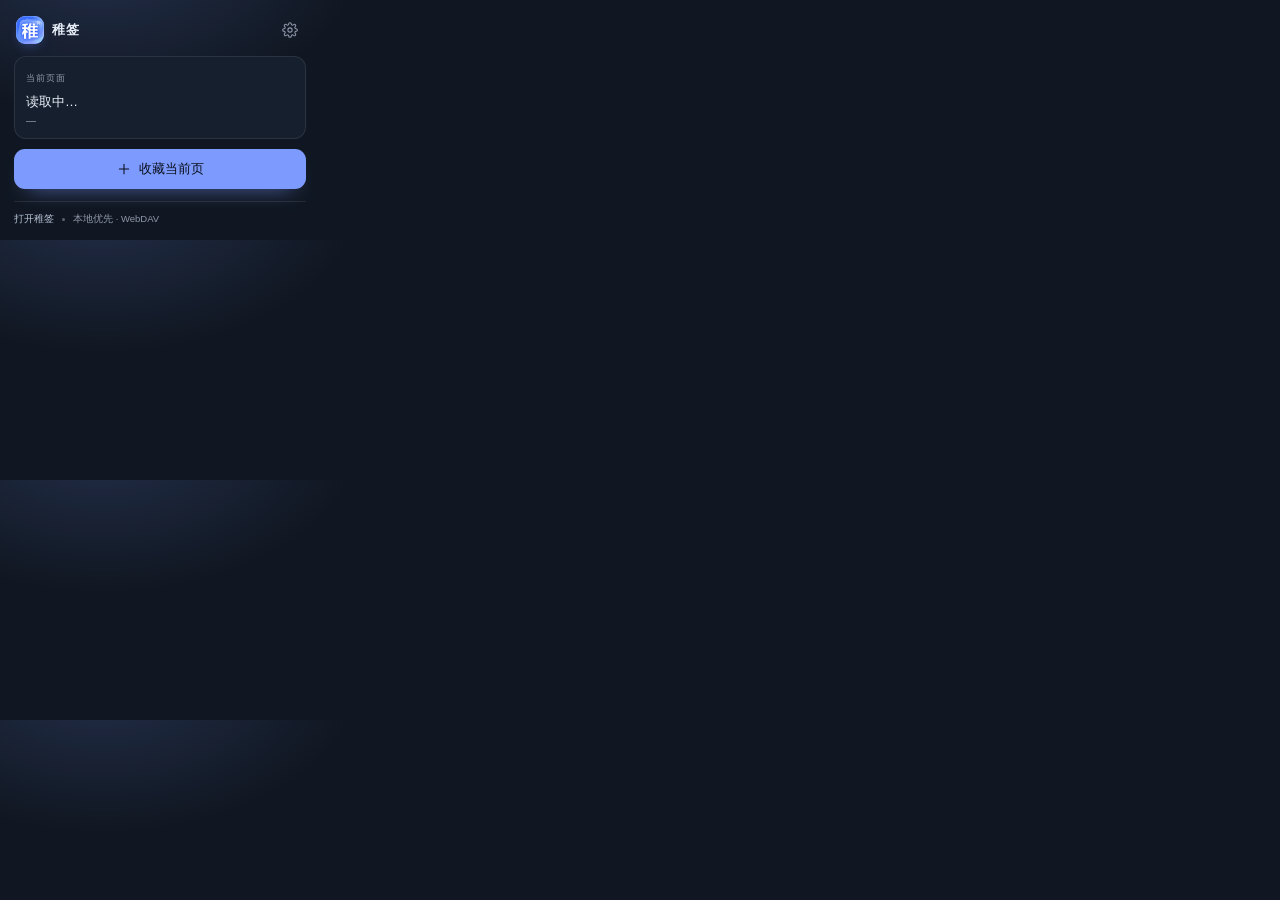
<file: extension/popup.html>
<!doctype html>
<html lang="zh-CN">
<head>
<meta charset="utf-8" />
<meta name="viewport" content="width=device-width, initial-scale=1" />
<title>稚签</title>
<link rel="stylesheet" href="popup.css" />
</head>
<body>
  <header class="head">
    <span class="logo"><img src="icons/icon48.png" alt="" /></span>
    <span class="name">稚签</span>
    <button class="gear" id="settings" title="设置" aria-label="设置">
      <svg viewBox="0 0 24 24"><path d="M12 15.2a3.2 3.2 0 1 0 0-6.4 3.2 3.2 0 0 0 0 6.4Z"/><path d="M19.4 15a1.7 1.7 0 0 0 .3 1.9l.1.1a2 2 0 1 1-2.8 2.8l-.1-.1a1.7 1.7 0 0 0-1.9-.3 1.7 1.7 0 0 0-1 1.5V21a2 2 0 1 1-4 0v-.1a1.7 1.7 0 0 0-1-1.5 1.7 1.7 0 0 0-1.9.3l-.1.1a2 2 0 1 1-2.8-2.8l.1-.1a1.7 1.7 0 0 0 .3-1.9 1.7 1.7 0 0 0-1.5-1H3a2 2 0 1 1 0-4h.1a1.7 1.7 0 0 0 1.5-1 1.7 1.7 0 0 0-.3-1.9l-.1-.1a2 2 0 1 1 2.8-2.8l.1.1a1.7 1.7 0 0 0 1.9.3H9a1.7 1.7 0 0 0 1-1.5V3a2 2 0 1 1 4 0v.1a1.7 1.7 0 0 0 1 1.5 1.7 1.7 0 0 0 1.9-.3l.1-.1a2 2 0 1 1 2.8 2.8l-.1.1a1.7 1.7 0 0 0-.3 1.9V9a1.7 1.7 0 0 0 1.5 1H21a2 2 0 1 1 0 4h-.1a1.7 1.7 0 0 0-1.5 1Z"/></svg>
    </button>
  </header>

  <div class="page">
    <span class="eyebrow">当前页面</span>
    <div class="title" id="tabTitle">读取中…</div>
    <div class="host" id="tabHost">—</div>
  </div>

  <button class="collect" id="collect" type="button">
    <svg viewBox="0 0 24 24"><path d="M12 5v14M5 12h14"/></svg>
    <span>收藏当前页</span>
  </button>
  <div class="warn" id="warn" hidden>这个页面不能收藏</div>

  <footer class="foot">
    <button id="open" type="button">打开稚签</button>
    <span class="dot"></span>
    <span>本地优先 · WebDAV</span>
  </footer>
  <script src="popup.js"></script>
</body>
</html>
</file>
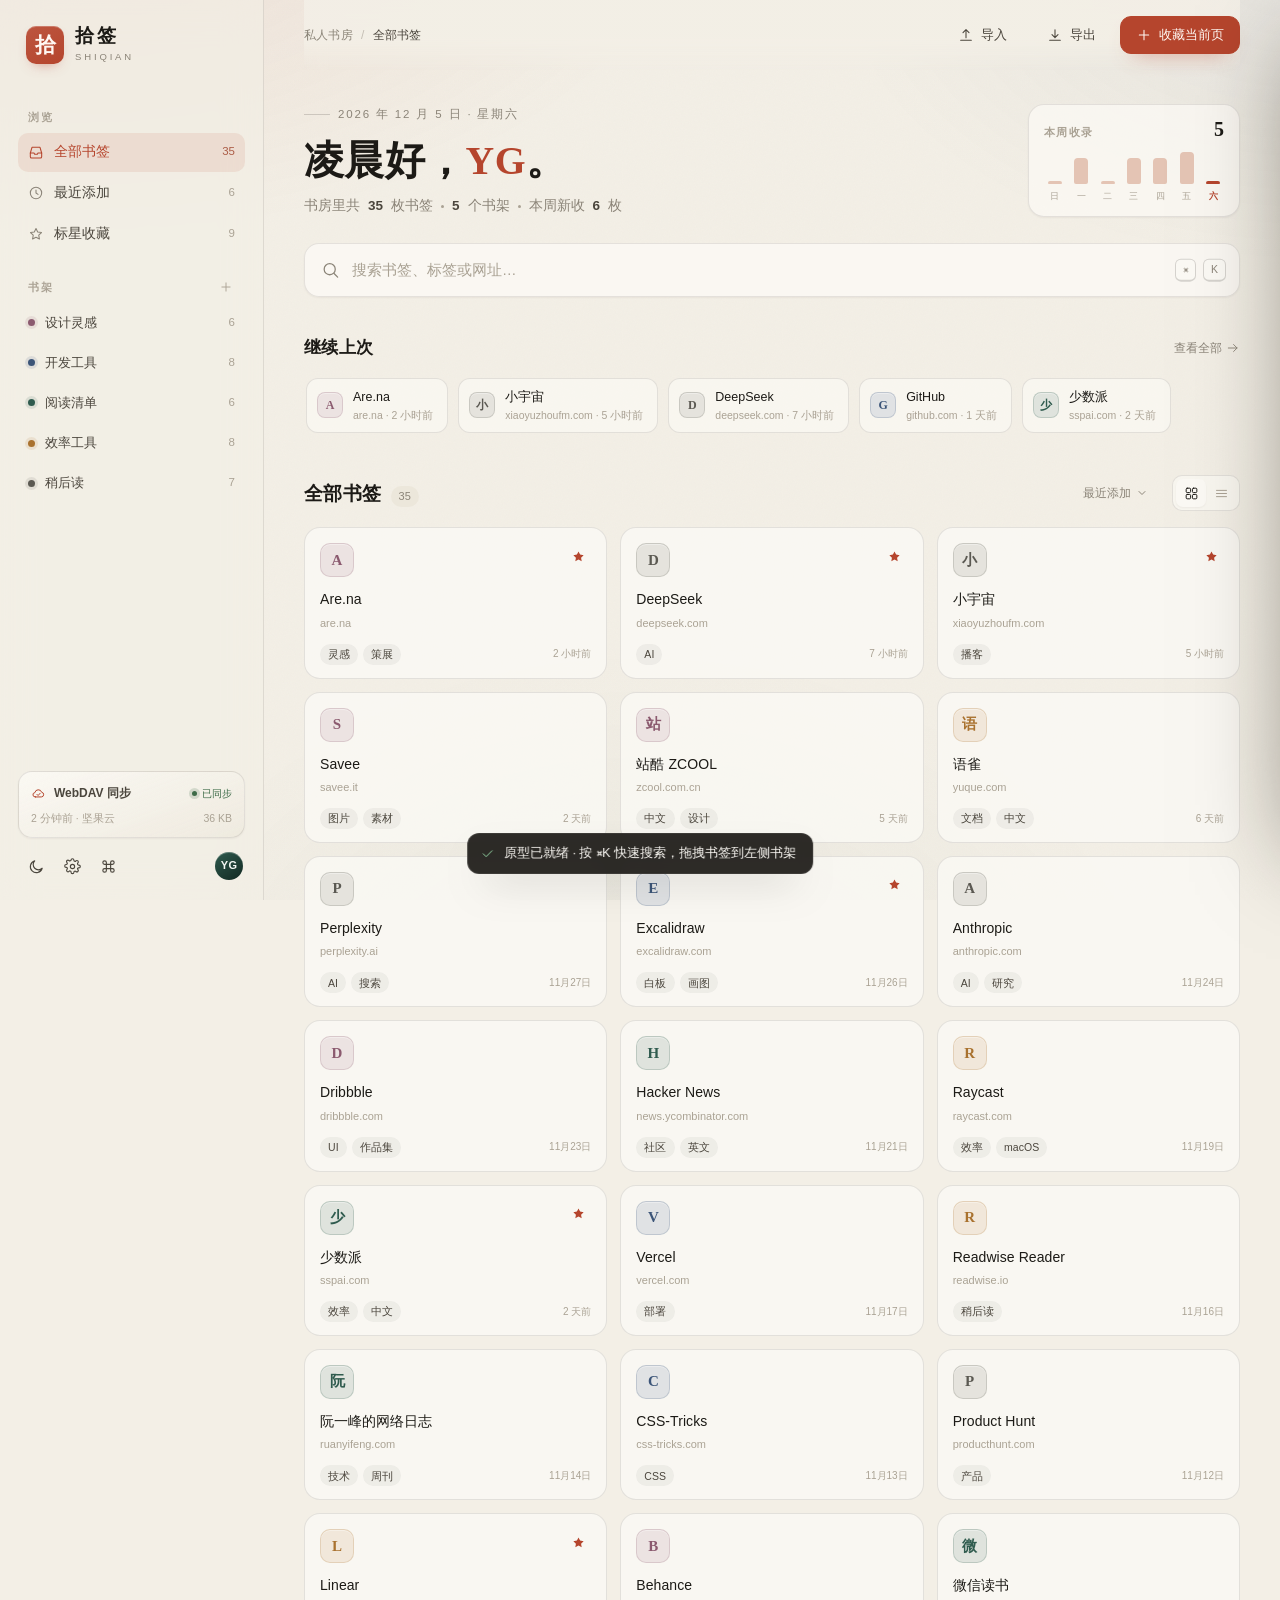
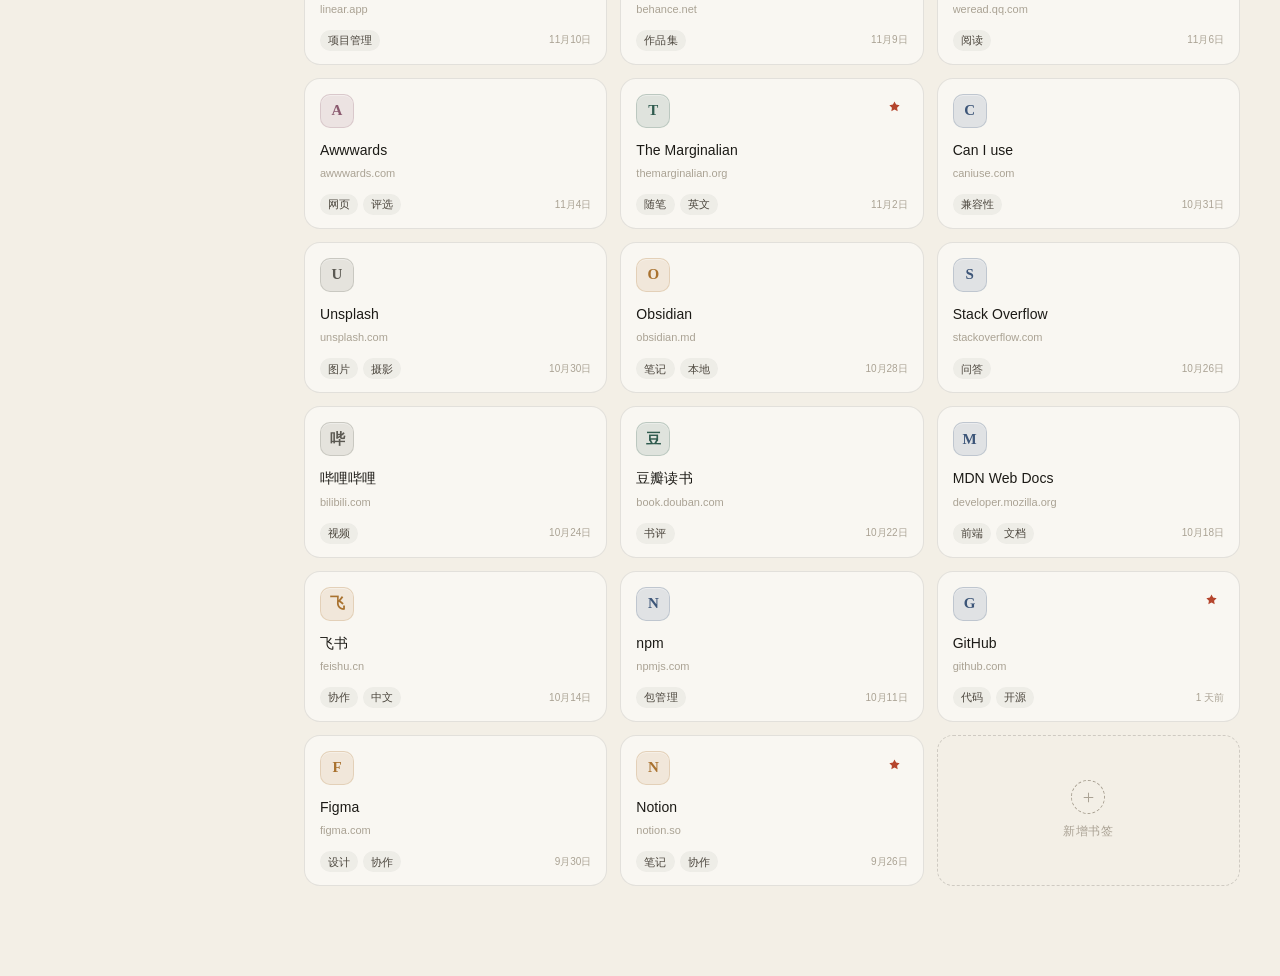
<file: prototype/v0.1.html>
<!doctype html>
<html lang="zh-CN" data-theme="light" data-accent="vermilion">
<head>
<meta charset="utf-8" />
<meta name="viewport" content="width=device-width, initial-scale=1" />
<title>拾签 · 你的私人书签书房</title>
<meta name="description" content="拾签 SHIQIAN — 本地优先的书签工作台，支持 WebDAV 云端同步。界面原型 v0.1" />
<style>
/* ============ tokens ============ */
*,*::before,*::after{box-sizing:border-box}
html,body{margin:0;padding:0}
:root{
  --paper:#f3efe6;
  --paper-2:#fbf9f4;
  --paper-3:#ece7db;
  --paper-4:#e3ddcf;
  --ink:#1c1a16;
  --ink-2:#4b463d;
  --ink-3:#8b8478;
  --ink-4:#aaa294;
  --line:rgba(30,27,21,.10);
  --line-strong:rgba(30,27,21,.17);
  --accent:#b5452d;
  --accent-2:#93341f;
  --accent-soft:rgba(181,69,45,.10);
  --accent-ink:#fff8f3;
  --c-vermilion:#b5452d;
  --c-jade:#2f5b4e;
  --c-ochre:#a9722f;
  --c-indigo:#3c5578;
  --c-lotus:#8b5a6f;
  --c-slate:#5b5952;
  --danger:#a83a34;
  --ok:#3d6b48;
  --radius-xs:8px;
  --radius-sm:11px;
  --radius:16px;
  --radius-lg:20px;
  --radius-xl:26px;
  --shadow-xs:0 1px 2px rgba(35,28,16,.05);
  --shadow-sm:0 2px 6px rgba(35,28,16,.05),0 1px 2px rgba(35,28,16,.04);
  --shadow-md:0 14px 34px -18px rgba(35,28,16,.30),0 2px 6px rgba(35,28,16,.04);
  --shadow-lg:0 36px 80px -32px rgba(28,22,12,.45),0 4px 14px rgba(28,22,12,.06);
  --font-sans:"Inter","PingFang SC","HarmonyOS Sans SC","Source Han Sans SC","Microsoft YaHei",-apple-system,"Segoe UI",Roboto,sans-serif;
  --font-serif:"Songti SC","Source Han Serif SC","Noto Serif SC","STSong","SimSun",Georgia,serif;
  --ease:cubic-bezier(.22,.68,.28,1);
  --ease-out:cubic-bezier(.16,1,.3,1);
  --rail:264px;
}
html[data-accent="jade"]{--accent:#2f5b4e;--accent-2:#234639;--accent-soft:rgba(47,91,78,.12);--accent-ink:#f3faf6}
html[data-accent="indigo"]{--accent:#3c5578;--accent-2:#2d425f;--accent-soft:rgba(60,85,120,.12);--accent-ink:#f5f8fc}
html[data-accent="ochre"]{--accent:#a0641f;--accent-2:#7f4f16;--accent-soft:rgba(169,114,47,.12);--accent-ink:#fdf8ee}
html[data-theme="dark"]{
  --paper:#141310;
  --paper-2:#1b1a15;
  --paper-3:#232119;
  --paper-4:#2b2820;
  --ink:#f2ede1;
  --ink-2:#c3bbab;
  --ink-3:#8d8577;
  --ink-4:#6d675c;
  --line:rgba(242,237,225,.10);
  --line-strong:rgba(242,237,225,.18);
  --accent:#e07a58;
  --accent-2:#ef8f6d;
  --accent-soft:rgba(224,122,88,.14);
  --accent-ink:#1c120c;
  --c-vermilion:#e0765a;
  --c-jade:#74b29b;
  --c-ochre:#d9a45c;
  --c-indigo:#8fa8ce;
  --c-lotus:#c08fa6;
  --c-slate:#a6a299;
  --danger:#e08576;
  --ok:#8cbd97;
  --shadow-xs:0 1px 2px rgba(0,0,0,.3);
  --shadow-sm:0 2px 8px rgba(0,0,0,.28);
  --shadow-md:0 18px 40px -20px rgba(0,0,0,.7),0 2px 8px rgba(0,0,0,.3);
  --shadow-lg:0 40px 90px -36px rgba(0,0,0,.85),0 6px 18px rgba(0,0,0,.35);
}
html[data-theme="dark"][data-accent="jade"]{--accent:#79b8a0;--accent-2:#8fcbb4;--accent-soft:rgba(121,184,160,.14);--accent-ink:#0d1713}
html[data-theme="dark"][data-accent="indigo"]{--accent:#93acd0;--accent-2:#a9bfdc;--accent-soft:rgba(147,172,208,.14);--accent-ink:#0d1118}
html[data-theme="dark"][data-accent="ochre"]{--accent:#dca861;--accent-2:#e9bb7d;--accent-soft:rgba(220,168,97,.14);--accent-ink:#1a1207}

/* ============ base ============ */
html{background:var(--paper)}
body{
  font-family:var(--font-sans);
  font-size:14px;
  line-height:1.55;
  color:var(--ink);
  background:var(--paper);
  -webkit-font-smoothing:antialiased;
  text-rendering:optimizeLegibility;
  min-height:100vh;
  overflow-x:hidden;
}
body::before{
  content:"";position:fixed;inset:0;z-index:0;pointer-events:none;
  background:
    radial-gradient(1000px 560px at 6% -12%, color-mix(in oklab, var(--accent) 9%, transparent), transparent 62%),
    radial-gradient(820px 520px at 102% -4%, color-mix(in oklab, var(--c-indigo) 7%, transparent), transparent 58%),
    radial-gradient(900px 700px at 50% 118%, color-mix(in oklab, var(--c-jade) 5%, transparent), transparent 60%);
}
body::after{
  content:"";position:fixed;inset:0;z-index:1;pointer-events:none;opacity:.05;
  background-image:url("data:image/svg+xml,%3Csvg xmlns='http://www.w3.org/2000/svg' width='160' height='160'%3E%3Cfilter id='n'%3E%3CfeTurbulence type='fractalNoise' baseFrequency='0.85' numOctaves='3' stitchTiles='stitch'/%3E%3C/filter%3E%3Crect width='160' height='160' filter='url(%23n)' opacity='0.55'/%3E%3C/svg%3E");
}
html[data-theme="dark"] body::after{opacity:.07;mix-blend-mode:screen}
button,input,select,textarea{font:inherit;color:inherit}
button{background:none;border:0;padding:0;cursor:pointer}
a{color:inherit;text-decoration:none}
h1,h2,h3,h4,p{margin:0}
::selection{background:color-mix(in oklab, var(--accent) 26%, transparent);color:var(--ink)}
:focus-visible{outline:2px solid color-mix(in oklab, var(--accent) 60%, transparent);outline-offset:2px}
.ic{width:18px;height:18px;display:block;flex:none;fill:none;stroke:currentColor;stroke-width:1.6;stroke-linecap:round;stroke-linejoin:round}
.ic--fill{fill:currentColor;stroke:none}
.sr{position:absolute;width:1px;height:1px;padding:0;margin:-1px;overflow:hidden;clip:rect(0 0 0 0);white-space:nowrap;border:0}

/* ============ shell ============ */
.app{position:relative;z-index:2;display:grid;grid-template-columns:var(--rail) minmax(0,1fr);min-height:100vh}

/* ============ rail ============ */
.rail{
  position:sticky;top:0;height:100vh;display:flex;flex-direction:column;
  padding:26px 18px 18px;border-right:1px solid var(--line);
  background:color-mix(in oklab, var(--paper) 62%, transparent);
  backdrop-filter:blur(18px);
}
.brand{display:flex;align-items:center;gap:11px;padding:0 8px;margin-bottom:26px}
.seal{
  width:38px;height:38px;border-radius:10px;display:grid;place-items:center;flex:none;
  background:linear-gradient(150deg, color-mix(in oklab, var(--accent) 92%, #fff 8%), var(--accent));
  color:var(--accent-ink);font-family:var(--font-serif);font-size:21px;font-weight:600;
  box-shadow:0 6px 14px -8px color-mix(in oklab, var(--accent) 70%, transparent), inset 0 1px 0 rgba(255,255,255,.24);
  letter-spacing:0;
}
.brand-name{font-family:var(--font-serif);font-size:19px;font-weight:600;letter-spacing:.14em;line-height:1.1}
.brand-sub{margin-top:3px;font-size:9.5px;letter-spacing:.3em;color:var(--ink-3);font-weight:500}
.rail-group{margin-bottom:6px}
.rail-label{
  display:flex;align-items:center;justify-content:space-between;
  padding:0 10px;margin:18px 0 8px;font-size:10.5px;letter-spacing:.18em;color:var(--ink-4);font-weight:600;
}
.rail-label button{color:var(--ink-4);border-radius:6px;padding:2px;display:grid;place-items:center;transition:color .2s}
.rail-label button:hover{color:var(--accent)}
.rail-label .ic{width:14px;height:14px}
.nav-list{display:flex;flex-direction:column;gap:2px}
.nav-item{
  display:flex;align-items:center;gap:10px;width:100%;padding:9px 10px;border-radius:10px;
  color:var(--ink-2);font-size:13.5px;text-align:left;position:relative;
  transition:background .18s var(--ease),color .18s var(--ease),transform .18s var(--ease);
}
.nav-item:hover{background:color-mix(in oklab, var(--ink) 4%, transparent);color:var(--ink)}
.nav-item .ic{width:16px;height:16px;color:var(--ink-3)}
.nav-item .label{flex:1;min-width:0;overflow:hidden;text-overflow:ellipsis;white-space:nowrap}
.nav-item .count{font-size:11.5px;color:var(--ink-4);font-variant-numeric:tabular-nums}
.nav-item.is-active{background:var(--accent-soft);color:var(--accent);font-weight:500}
.nav-item.is-active .ic{color:var(--accent)}
.nav-item.is-active .count{color:color-mix(in oklab, var(--accent) 70%, var(--ink-3))}
.nav-item.is-drop{background:var(--accent-soft);box-shadow:inset 0 0 0 1px color-mix(in oklab, var(--accent) 40%, transparent)}
.dot{width:7px;height:7px;border-radius:50%;background:var(--mc,var(--ink-3));flex:none;box-shadow:0 0 0 3px color-mix(in oklab, var(--mc,var(--ink-3)) 12%, transparent)}
.cat-item .label{font-size:13px}
.cat-drag-hint{opacity:0;font-size:10px;color:var(--accent);transition:opacity .2s}
body.is-dragging .cat-drag-hint{opacity:.8}
.rail-spacer{flex:1;min-height:18px}
.sync-card{
  border:1px solid var(--line);border-radius:14px;padding:12px 12px 11px;
  background:linear-gradient(160deg, color-mix(in oklab, var(--paper-2) 92%, transparent), color-mix(in oklab, var(--paper-3) 60%, transparent));
  box-shadow:var(--shadow-xs);margin-bottom:10px;cursor:pointer;text-align:left;width:100%;
  transition:border-color .2s var(--ease),box-shadow .2s var(--ease),transform .2s var(--ease);
}
.sync-card:hover{border-color:color-mix(in oklab, var(--accent) 30%, var(--line));transform:translateY(-1px);box-shadow:var(--shadow-sm)}
.sync-head{display:flex;align-items:center;gap:8px;font-size:12px;font-weight:600;color:var(--ink-2)}
.sync-head .ic{width:15px;height:15px;color:var(--accent)}
.sync-status{margin-left:auto;font-size:10px;font-weight:500;color:var(--ok);display:flex;align-items:center;gap:5px}
.sync-status::before{content:"";width:5px;height:5px;border-radius:50%;background:currentColor;box-shadow:0 0 0 3px color-mix(in oklab, currentColor 18%, transparent)}
.sync-status[data-state="syncing"]{color:var(--c-ochre)}
.sync-status[data-state="error"]{color:var(--danger)}
.sync-status[data-state="off"]{color:var(--ink-4)}
.sync-meta{margin-top:7px;font-size:10.5px;color:var(--ink-4);display:flex;justify-content:space-between;gap:8px}
.rail-foot{display:flex;align-items:center;gap:4px;padding:2px 2px 0}
.rail-foot .icon-btn{width:32px;height:32px;border-radius:9px}
.rail-foot .avatar{
  margin-left:auto;width:28px;height:28px;border-radius:50%;display:grid;place-items:center;
  background:linear-gradient(145deg, var(--c-jade), color-mix(in oklab, var(--c-jade) 60%, #000 40%));
  color:#f2f7f3;font-size:11px;font-weight:600;letter-spacing:.02em;
  box-shadow:inset 0 1px 0 rgba(255,255,255,.25);
}

/* ============ stage ============ */
.stage{padding:0 40px 90px;min-width:0}
.wrap{width:100%;max-width:1180px;margin:0 auto}

/* topbar */
.topbar{
  position:sticky;top:0;z-index:20;height:70px;display:flex;align-items:center;gap:12px;
  background:linear-gradient(to bottom, color-mix(in oklab, var(--paper) 92%, transparent) 55%, transparent);
  backdrop-filter:blur(10px);
}
.crumbs{display:flex;align-items:center;gap:8px;font-size:12px;color:var(--ink-3);letter-spacing:.02em}
.crumbs .sep{opacity:.45}
.crumbs strong{font-weight:500;color:var(--ink-2)}
.top-actions{margin-left:auto;display:flex;align-items:center;gap:8px}

/* buttons + fields */
.btn{
  display:inline-flex;align-items:center;justify-content:center;gap:7px;height:38px;padding:0 15px;
  border:1px solid var(--line-strong);border-radius:11px;background:color-mix(in oklab, var(--paper-2) 86%, transparent);
  color:var(--ink);font-size:13px;font-weight:500;white-space:nowrap;
  transition:background .18s var(--ease),border-color .18s var(--ease),transform .18s var(--ease),box-shadow .18s var(--ease);
  box-shadow:var(--shadow-xs);
}
.btn:hover{background:var(--paper-2);border-color:var(--ink-4);transform:translateY(-1px);box-shadow:var(--shadow-sm)}
.btn:active{transform:translateY(0) scale(.99)}
.btn .ic{width:16px;height:16px}
.btn-primary{background:var(--accent);border-color:var(--accent);color:var(--accent-ink);box-shadow:0 10px 22px -14px color-mix(in oklab, var(--accent) 80%, transparent)}
.btn-primary:hover{background:var(--accent-2);border-color:var(--accent-2);color:var(--accent-ink);box-shadow:0 14px 26px -14px color-mix(in oklab, var(--accent) 80%, transparent)}
.btn-ghost{border-color:transparent;background:transparent;box-shadow:none;color:var(--ink-2)}
.btn-ghost:hover{background:color-mix(in oklab, var(--ink) 5%, transparent);border-color:transparent;color:var(--ink);box-shadow:none}
.btn-danger{color:var(--danger);border-color:color-mix(in oklab, var(--danger) 30%, var(--line))}
.btn-danger:hover{background:color-mix(in oklab, var(--danger) 8%, transparent);border-color:color-mix(in oklab, var(--danger) 50%, transparent)}
.btn-sm{height:32px;padding:0 12px;font-size:12.5px;border-radius:9px}
.btn-block{width:100%}
.icon-btn{
  display:inline-grid;place-items:center;width:36px;height:36px;border-radius:10px;color:var(--ink-2);
  border:1px solid transparent;transition:background .18s var(--ease),color .18s var(--ease),border-color .18s var(--ease);
}
.icon-btn:hover{background:color-mix(in oklab, var(--ink) 5%, transparent);color:var(--ink)}
.icon-btn .ic{width:17px;height:17px}
.icon-btn.is-on{color:var(--accent);background:var(--accent-soft)}
.field-label{display:block;font-size:11.5px;font-weight:600;letter-spacing:.08em;color:var(--ink-3);margin-bottom:7px}
.input,.select,.textarea{
  width:100%;height:42px;padding:0 13px;border:1px solid var(--line);border-radius:11px;
  background:var(--paper-2);color:var(--ink);font-size:13.5px;
  transition:border-color .18s var(--ease),box-shadow .18s var(--ease),background .18s var(--ease);
}
.textarea{height:auto;min-height:88px;padding:11px 13px;resize:vertical;line-height:1.65}
.input::placeholder,.textarea::placeholder{color:var(--ink-4)}
.input:focus,.select:focus,.textarea:focus{outline:none;border-color:color-mix(in oklab, var(--accent) 55%, var(--line));box-shadow:0 0 0 4px var(--accent-soft);background:var(--paper-2)}
.select{appearance:none;background-image:url("data:image/svg+xml,%3Csvg xmlns='http://www.w3.org/2000/svg' width='12' height='12' viewBox='0 0 24 24' fill='none' stroke='%238b8478' stroke-width='2' stroke-linecap='round'%3E%3Cpath d='M6 9l6 6 6-6'/%3E%3C/svg%3E");background-repeat:no-repeat;background-position:right 13px center;padding-right:34px;cursor:pointer}
html[data-theme="dark"] .select{background-image:url("data:image/svg+xml,%3Csvg xmlns='http://www.w3.org/2000/svg' width='12' height='12' viewBox='0 0 24 24' fill='none' stroke='%238d8577' stroke-width='2' stroke-linecap='round'%3E%3Cpath d='M6 9l6 6 6-6'/%3E%3C/svg%3E")}
.field{margin-bottom:16px}
.field:last-child{margin-bottom:0}
.field-hint{margin-top:6px;font-size:11.5px;color:var(--ink-4);line-height:1.5}
.row-2{display:grid;grid-template-columns:1fr 1fr;gap:12px}

/* hero */
.hero{display:flex;align-items:flex-end;gap:32px;padding:34px 0 0}
.hero-copy{flex:1;min-width:0}
.eyebrow{display:flex;align-items:center;gap:8px;font-size:11.5px;letter-spacing:.16em;color:var(--ink-3);font-weight:500;text-transform:uppercase}
.eyebrow .line{width:26px;height:1px;background:var(--line-strong)}
.hero h1{
  margin:14px 0 0;font-family:var(--font-serif);font-weight:600;font-size:clamp(30px,3.1vw,42px);
  line-height:1.18;letter-spacing:.01em;color:var(--ink);
}
.hero h1 em{font-style:normal;color:var(--accent);position:relative}
.hero-sub{margin-top:12px;font-size:13.5px;color:var(--ink-3);display:flex;align-items:center;gap:8px;flex-wrap:wrap}
.hero-sub b{font-weight:600;color:var(--ink-2);font-variant-numeric:tabular-nums}
.hero-sub .dot-sep{width:3px;height:3px;border-radius:50%;background:var(--ink-4)}
.week-card{
  width:212px;flex:none;border:1px solid var(--line);border-radius:var(--radius);padding:14px 15px 12px;
  background:color-mix(in oklab, var(--paper-2) 78%, transparent);box-shadow:var(--shadow-xs);
}
.week-head{display:flex;align-items:baseline;justify-content:space-between;margin-bottom:12px}
.week-head span{font-size:10.5px;letter-spacing:.14em;color:var(--ink-4);font-weight:600}
.week-head b{font-family:var(--font-serif);font-size:20px;font-weight:600;line-height:1}
.week-bars{display:flex;align-items:flex-end;justify-content:space-between;gap:5px;height:52px}
.week-bar{flex:1;display:flex;flex-direction:column;align-items:center;gap:6px;height:100%;justify-content:flex-end}
.week-bar i{display:block;width:100%;max-width:14px;border-radius:4px 4px 2px 2px;background:color-mix(in oklab, var(--accent) 22%, var(--paper-3));min-height:3px;transition:height .5s var(--ease)}
.week-bar.is-today i{background:var(--accent)}
.week-bar span{font-size:9px;color:var(--ink-4);letter-spacing:.02em}
.week-bar.is-today span{color:var(--accent);font-weight:600}

/* search */
.searchbar{position:relative;margin-top:26px}
.searchbar .ic{position:absolute;left:17px;top:50%;transform:translateY(-50%);width:19px;height:19px;color:var(--ink-3);pointer-events:none}
.search-input{
  width:100%;height:54px;padding:0 118px 0 47px;border-radius:15px;border:1px solid var(--line);
  background:color-mix(in oklab, var(--paper-2) 88%, transparent);color:var(--ink);font-size:14.5px;
  box-shadow:var(--shadow-xs);transition:border-color .2s var(--ease),box-shadow .2s var(--ease),background .2s;
}
.search-input::placeholder{color:var(--ink-4)}
.search-input:focus{outline:none;border-color:color-mix(in oklab, var(--accent) 45%, var(--line));box-shadow:0 0 0 5px var(--accent-soft), var(--shadow-sm);background:var(--paper-2)}
.search-hint{position:absolute;right:14px;top:50%;transform:translateY(-50%);display:flex;align-items:center;gap:7px}
.kbd{
  font-family:var(--font-sans);font-size:10.5px;font-weight:500;color:var(--ink-3);
  border:1px solid var(--line-strong);border-bottom-width:2px;border-radius:6px;padding:2px 7px;background:var(--paper-2);line-height:1.5;
}
.search-clear{position:absolute;right:14px;top:50%;transform:translateY(-50%);display:none;width:26px;height:26px;border-radius:8px;place-items:center;color:var(--ink-3)}
.search-clear:hover{background:var(--paper-3);color:var(--ink)}
.searchbar.has-value .search-clear{display:grid}
.searchbar.has-value .search-hint{display:none}

/* recents */
.section{margin-top:38px}
.section-head{display:flex;align-items:center;gap:12px;margin-bottom:14px}
.section-title{font-family:var(--font-serif);font-size:17px;font-weight:600;letter-spacing:.02em;display:flex;align-items:baseline;gap:9px}
.section-title .count-pill{font-family:var(--font-sans);font-size:11px;font-weight:500;color:var(--ink-3);background:var(--paper-3);border-radius:999px;padding:2px 8px;letter-spacing:0}
.section-head .spacer{flex:1}
.link-btn{font-size:12px;color:var(--ink-3);display:inline-flex;align-items:center;gap:4px;transition:color .18s}
.link-btn:hover{color:var(--accent)}
.link-btn .ic{width:14px;height:14px}
.recent-strip{display:flex;gap:10px;overflow-x:auto;padding:2px 2px 8px;scrollbar-width:none}
.recent-strip::-webkit-scrollbar{display:none}
.recent{
  display:flex;align-items:center;gap:10px;flex:none;padding:9px 14px 9px 10px;border-radius:12px;
  border:1px solid var(--line);background:color-mix(in oklab, var(--paper-2) 70%, transparent);
  transition:border-color .2s var(--ease),transform .2s var(--ease),background .2s;
}
.recent:hover{border-color:color-mix(in oklab, var(--accent) 28%, var(--line));transform:translateY(-2px);background:var(--paper-2)}
.recent-copy{display:flex;flex-direction:column;min-width:0;max-width:190px;text-align:left}
.recent-title{font-size:12.5px;font-weight:500;white-space:nowrap;overflow:hidden;text-overflow:ellipsis;max-width:190px}
.recent-host{font-size:10.5px;color:var(--ink-4);white-space:nowrap;overflow:hidden;text-overflow:ellipsis}

/* mono */
.mono{
  width:34px;height:34px;border-radius:10px;display:grid;place-items:center;flex:none;
  font-family:var(--font-serif);font-size:15px;font-weight:600;letter-spacing:0;
  background:color-mix(in oklab, var(--mc, var(--ink-3)) 13%, var(--paper-2));
  color:var(--mc, var(--ink-2));
  border:1px solid color-mix(in oklab, var(--mc, var(--ink-3)) 20%, transparent);
  box-shadow:inset 0 1px 0 rgba(255,255,255,.35);
  transition:transform .22s var(--ease),box-shadow .22s var(--ease);
  overflow:hidden;
}
html[data-theme="dark"] .mono{box-shadow:inset 0 1px 0 rgba(255,255,255,.06)}
.mono--lg{width:52px;height:52px;border-radius:14px;font-size:23px}
.mono--sm{width:26px;height:26px;border-radius:8px;font-size:12px}
.mono--xs{width:22px;height:22px;border-radius:7px;font-size:10px}

/* tags */
.tag{
  display:inline-flex;align-items:center;height:21px;padding:0 8px;border-radius:999px;
  background:color-mix(in oklab, var(--ink) 5%, transparent);color:var(--ink-2);
  font-size:10.5px;letter-spacing:.01em;white-space:nowrap;
}
html[data-theme="dark"] .tag{background:color-mix(in oklab, var(--paper-3) 80%, transparent)}
.tag-list{display:flex;gap:5px;flex-wrap:wrap;min-width:0}
.tag-add{
  display:inline-flex;align-items:center;height:21px;padding:0 8px;border-radius:999px;border:1px dashed var(--line-strong);
  color:var(--ink-4);font-size:10.5px;
}
.tag-add:hover{border-color:var(--accent);color:var(--accent)}

/* library toolbar */
.toolbar{display:flex;align-items:center;gap:10px;margin:34px 0 16px}
.toolbar .section-title{font-size:19px}
.toolbar .spacer{flex:1}
.seg{display:inline-flex;padding:3px;border:1px solid var(--line);border-radius:10px;background:color-mix(in oklab, var(--paper-2) 70%, transparent)}
.seg button{width:30px;height:28px;border-radius:7px;display:grid;place-items:center;color:var(--ink-4)}
.seg button:hover{color:var(--ink-2)}
.seg button.is-active{background:var(--paper-2);color:var(--ink);box-shadow:var(--shadow-xs)}
.seg .ic{width:15px;height:15px}
.sort-select{height:32px;font-size:12px;padding:0 30px 0 11px;border-radius:9px;background-color:transparent;border-color:transparent;color:var(--ink-3);width:auto}
.sort-select:hover{border-color:var(--line);background:var(--paper-2)}
.sort-select:focus{box-shadow:0 0 0 3px var(--accent-soft)}

/* cards */
.grid{display:grid;grid-template-columns:repeat(auto-fill,minmax(232px,1fr));gap:13px}
.card{
  position:relative;display:flex;flex-direction:column;min-height:138px;padding:15px 15px 13px;
  border:1px solid var(--line);border-radius:var(--radius);background:color-mix(in oklab, var(--paper-2) 82%, transparent);
  cursor:pointer;overflow:hidden;
  transition:transform .24s var(--ease),box-shadow .24s var(--ease),border-color .24s var(--ease),background .24s;
  animation:rise .5s var(--ease-out) both;
}
@keyframes rise{from{opacity:0;transform:translateY(10px)}to{opacity:1;transform:none}}
.card::after{
  content:"";position:absolute;inset:0;border-radius:inherit;pointer-events:none;
  background:radial-gradient(340px 120px at 86% -30%, color-mix(in oklab, var(--mc,var(--accent)) 10%, transparent), transparent 70%);
  opacity:0;transition:opacity .3s;
}
.card:hover{transform:translateY(-3px);border-color:color-mix(in oklab, var(--mc,var(--accent)) 30%, var(--line));box-shadow:var(--shadow-md);background:var(--paper-2)}
.card:hover::after{opacity:1}
.card:hover .mono{transform:scale(1.04) rotate(-1.5deg);box-shadow:0 8px 18px -12px var(--mc),inset 0 1px 0 rgba(255,255,255,.4)}
.card-top{display:flex;align-items:flex-start;justify-content:space-between;gap:8px;margin-bottom:12px}
.card-star{width:26px;height:26px;border-radius:8px;display:grid;place-items:center;color:var(--ink-4);opacity:0;transition:opacity .2s,color .2s,background .2s}
.card:hover .card-star,.card-star.is-stared{opacity:1}
.card-star:hover{background:var(--paper-3);color:var(--ink-2)}
.card-star.is-stared{color:var(--accent)}
.card-star .ic{width:15px;height:15px}
.card-title{
  font-size:14px;font-weight:500;line-height:1.45;color:var(--ink);letter-spacing:.005em;
  display:-webkit-box;-webkit-line-clamp:2;-webkit-box-orient:vertical;overflow:hidden;word-break:break-word;
}
.card-host{margin-top:5px;font-size:11px;color:var(--ink-4);white-space:nowrap;overflow:hidden;text-overflow:ellipsis}
.card-foot{margin-top:auto;padding-top:12px;display:flex;align-items:center;gap:8px;min-width:0}
.card-foot .tag-list{flex:1;overflow:hidden;flex-wrap:nowrap}
.card-time{font-size:10px;color:var(--ink-4);white-space:nowrap;font-variant-numeric:tabular-nums}
.card.is-drag{opacity:.45;transform:scale(.98)}

/* list */
.list{display:flex;flex-direction:column;border:1px solid var(--line);border-radius:var(--radius);overflow:hidden;background:color-mix(in oklab, var(--paper-2) 62%, transparent)}
.row{
  display:flex;align-items:center;gap:12px;padding:11px 14px;border-bottom:1px solid var(--line);cursor:pointer;
  transition:background .18s var(--ease);animation:rise .4s var(--ease-out) both;
}
.row:last-child{border-bottom:0}
.row:hover{background:var(--paper-2)}
.row-title{font-size:13.5px;font-weight:500;white-space:nowrap;overflow:hidden;text-overflow:ellipsis;max-width:340px}
.row-host{font-size:11px;color:var(--ink-4);white-space:nowrap;overflow:hidden;text-overflow:ellipsis;max-width:280px}
.row-main{flex:1;min-width:0;display:flex;align-items:baseline;gap:10px}
.row-tags{display:flex;gap:5px;flex:none}
.row-star{color:var(--ink-4);width:26px;height:26px;border-radius:7px;display:grid;place-items:center;opacity:0}
.row:hover .row-star,.row-star.is-stared{opacity:1}
.row-star.is-stared{color:var(--accent)}
.row-time{font-size:11px;color:var(--ink-4);width:74px;text-align:right;flex:none;font-variant-numeric:tabular-nums}

/* empty */
.empty{
  display:flex;flex-direction:column;align-items:center;justify-content:center;gap:10px;
  padding:64px 20px;border:1px dashed var(--line-strong);border-radius:var(--radius);color:var(--ink-3);
  background:color-mix(in oklab, var(--paper-2) 40%, transparent);
}
.empty-seal{
  width:52px;height:52px;border-radius:14px;display:grid;place-items:center;font-family:var(--font-serif);
  font-size:22px;color:var(--ink-3);border:1px solid var(--line-strong);background:var(--paper-2);margin-bottom:4px;
}
.empty h3{font-family:var(--font-serif);font-size:16px;font-weight:600;color:var(--ink-2)}
.empty p{font-size:12.5px;color:var(--ink-4)}

/* ============ inspector drawer ============ */
.drawer-scrim{
  position:fixed;inset:0;z-index:64;background:rgba(22,18,12,.30);backdrop-filter:blur(2px);
  opacity:0;visibility:hidden;transition:opacity .3s var(--ease),visibility .3s;
}
.drawer-scrim.is-open{opacity:1;visibility:visible}
.inspector{
  position:fixed;top:0;right:0;z-index:70;height:100%;width:min(406px,100vw);
  display:flex;flex-direction:column;background:var(--paper-2);border-left:1px solid var(--line);
  box-shadow:-40px 0 90px -50px rgba(25,19,10,.5);
  transform:translateX(102%);transition:transform .38s var(--ease-out);
}
.inspector.is-open{transform:none}
.insp-head{display:flex;align-items:center;gap:8px;padding:16px 16px 12px}
.insp-head .label{font-size:11px;letter-spacing:.18em;color:var(--ink-4);font-weight:600}
.insp-head .spacer{flex:1}
.insp-body{flex:1;overflow-y:auto;padding:6px 22px 24px}
.insp-hero{display:flex;align-items:center;gap:14px;padding:8px 0 18px;border-bottom:1px solid var(--line)}
.insp-title{font-family:var(--font-serif);font-size:20px;font-weight:600;line-height:1.35;word-break:break-word}
.insp-url{margin-top:4px;font-size:11.5px;color:var(--ink-4);word-break:break-all;max-height:34px;overflow:hidden}
.insp-actions{display:flex;gap:8px;padding:16px 0 20px}
.insp-actions .btn{flex:1}
.insp-actions .icon-btn{width:38px;height:38px;border:1px solid var(--line-strong);background:var(--paper-2);border-radius:11px}
.insp-actions .icon-btn.is-on{color:var(--accent);border-color:color-mix(in oklab, var(--accent) 35%, var(--line));background:var(--accent-soft)}
.insp-field{padding:14px 0;border-top:1px solid var(--line)}
.insp-field:first-of-type{border-top:0}
.insp-meta{display:grid;grid-template-columns:1fr 1fr;gap:10px 14px;padding:16px 0 4px;border-top:1px solid var(--line);margin-top:4px}
.meta-cell{display:flex;flex-direction:column;gap:3px}
.meta-cell span{font-size:10px;letter-spacing:.1em;color:var(--ink-4);text-transform:uppercase}
.meta-cell b{font-size:12.5px;font-weight:500;color:var(--ink-2);font-variant-numeric:tabular-nums}
.insp-foot{padding:12px 16px 16px;border-top:1px solid var(--line);display:flex;gap:8px;align-items:center;background:color-mix(in oklab, var(--paper-2) 90%, transparent)}
.insp-note{font-size:10.5px;color:var(--ink-4);margin-right:auto}

/* ============ overlays ============ */
.overlay{
  position:fixed;inset:0;z-index:80;display:grid;place-items:center;padding:24px;
  background:rgba(24,19,12,.44);backdrop-filter:blur(7px) saturate(.9);
  opacity:0;visibility:hidden;transition:opacity .26s var(--ease),visibility .26s;
}
.overlay.is-open{opacity:1;visibility:visible}
.modal{
  width:min(100%,560px);max-height:90vh;display:flex;flex-direction:column;overflow:hidden;
  background:var(--paper-2);border:1px solid color-mix(in oklab, var(--ink) 12%, transparent);
  border-radius:var(--radius-xl);box-shadow:var(--shadow-lg);
  transform:translateY(14px) scale(.985);transition:transform .32s var(--ease-out);
}
.overlay.is-open .modal{transform:none}
.modal-head{display:flex;align-items:flex-start;gap:12px;padding:22px 24px 6px}
.modal-head .titles{flex:1;min-width:0}
.modal-title{font-family:var(--font-serif);font-size:21px;font-weight:600;letter-spacing:.01em;line-height:1.3}
.modal-sub{margin-top:4px;font-size:12px;color:var(--ink-4);line-height:1.5}
.modal-body{padding:18px 24px 22px;overflow-y:auto}
.modal-foot{display:flex;align-items:center;gap:10px;padding:14px 24px 20px;border-top:1px solid var(--line);background:color-mix(in oklab, var(--paper) 40%, transparent)}
.modal-foot .spacer{flex:1}
.modal-foot .foot-note{font-size:11px;color:var(--ink-4);display:flex;align-items:center;gap:6px}
.modal-foot .foot-note .dot{width:5px;height:5px;box-shadow:none}
.close-btn{width:32px;height:32px;border-radius:9px;display:grid;place-items:center;color:var(--ink-4);margin:-4px -6px 0 0}
.close-btn:hover{background:var(--paper-3);color:var(--ink)}
.close-btn .ic{width:16px;height:16px}
.overlay--top{place-items:start center;padding-top:12vh}

/* ============ collect popup ============ */
.collect-modal{width:min(100%,412px)}
.collect-head{display:flex;align-items:center;gap:9px;padding:16px 16px 12px}
.collect-head .brand-name{font-size:14px;letter-spacing:.08em}
.collect-head .spacer{flex:1}
.collect-chip{
  font-size:9.5px;letter-spacing:.1em;color:var(--ink-3);border:1px solid var(--line);
  border-radius:999px;padding:2px 8px;background:var(--paper-3);
}
.collect-body{padding:0 16px 16px}
.page-preview{
  display:flex;gap:12px;padding:13px;border:1px solid var(--line);border-radius:14px;
  background:color-mix(in oklab, var(--paper) 55%, transparent);
}
.page-preview .mono{width:44px;height:44px;border-radius:12px;font-size:19px}
.page-copy{flex:1;min-width:0}
.page-title-input{
  width:100%;border:0;background:transparent;padding:0;font-size:14px;font-weight:500;line-height:1.45;color:var(--ink);
  white-space:nowrap;overflow:hidden;text-overflow:ellipsis;
}
.page-title-input:focus{outline:none;border-bottom:1px dashed var(--line-strong)}
.page-url{display:flex;align-items:center;gap:5px;margin-top:4px;font-size:11px;color:var(--ink-4);min-width:0}
.page-url span{white-space:nowrap;overflow:hidden;text-overflow:ellipsis}
.page-url .ic{width:11px;height:11px}
.icon-refresh{
  margin-top:7px;display:inline-flex;align-items:center;gap:4px;font-size:10.5px;color:var(--ink-4);
}
.icon-refresh:hover{color:var(--accent)}
.icon-refresh .ic{width:11px;height:11px}
.collect-label{display:flex;align-items:center;justify-content:space-between;margin:16px 0 8px;font-size:10.5px;letter-spacing:.14em;color:var(--ink-4);font-weight:600}
.collect-label .warn{color:var(--danger);letter-spacing:0;font-weight:500;display:none}
.collect-label .warn.is-on{display:inline}
.shelf-chips{display:flex;flex-wrap:wrap;gap:6px}
.shelf-chip{
  display:inline-flex;align-items:center;gap:6px;height:30px;padding:0 11px;border-radius:9px;
  border:1px solid var(--line);background:var(--paper-2);font-size:12px;color:var(--ink-2);
  transition:border-color .18s,background .18s,color .18s;
}
.shelf-chip:hover{border-color:var(--line-strong);background:var(--paper-3)}
.shelf-chip.is-active{border-color:color-mix(in oklab, var(--accent) 50%, var(--line));background:var(--accent-soft);color:var(--accent);font-weight:500}
.shelf-chip .dot{width:6px;height:6px;box-shadow:none}
.tag-editor{
  display:flex;align-items:center;flex-wrap:wrap;gap:5px;min-height:40px;padding:6px 8px;
  border:1px solid var(--line);border-radius:11px;background:var(--paper-2);cursor:text;
}
.tag-editor:focus-within{border-color:color-mix(in oklab, var(--accent) 45%, var(--line));box-shadow:0 0 0 3px var(--accent-soft)}
.tag-editor .tag{padding-right:4px;gap:3px}
.tag-editor .tag button{width:14px;height:14px;display:grid;place-items:center;border-radius:4px;color:var(--ink-4)}
.tag-editor .tag button:hover{background:color-mix(in oklab, var(--ink) 8%, transparent);color:var(--ink)}
.tag-editor input{flex:1;min-width:80px;border:0;background:transparent;font-size:12px;height:24px;padding:0 3px}
.tag-editor input:focus{outline:none}
.collect-note{width:100%;height:56px;min-height:56px;font-size:12.5px;border-radius:11px;padding:9px 11px}
.collect-foot{display:flex;align-items:center;gap:8px;padding:13px 16px;border-top:1px solid var(--line);background:color-mix(in oklab, var(--paper) 45%, transparent)}
.collect-foot .meta{font-size:10.5px;color:var(--ink-4);margin-right:auto;display:flex;align-items:center;gap:6px}
.demo-note{
  margin-top:12px;font-size:11px;color:var(--ink-4);text-align:center;line-height:1.6;
  display:flex;align-items:center;justify-content:center;gap:6px;
}
.demo-note .ic{width:12px;height:12px}

/* ============ settings ============ */
.settings-modal{width:min(100%,860px);height:min(680px,90vh)}
.settings-body{display:grid;grid-template-columns:196px minmax(0,1fr);min-height:0;flex:1;overflow:hidden}
.settings-nav{padding:12px 10px 18px;border-right:1px solid var(--line);display:flex;flex-direction:column;gap:2px;background:color-mix(in oklab, var(--paper) 38%, transparent)}
.settings-nav button{
  display:flex;align-items:center;gap:9px;padding:9px 11px;border-radius:9px;font-size:12.5px;color:var(--ink-2);text-align:left;
  transition:background .18s,color .18s;
}
.settings-nav button .ic{width:15px;height:15px;color:var(--ink-4)}
.settings-nav button:hover{background:color-mix(in oklab, var(--ink) 4%, transparent)}
.settings-nav button.is-active{background:var(--paper-2);color:var(--ink);box-shadow:var(--shadow-xs);font-weight:500}
.settings-nav button.is-active .ic{color:var(--accent)}
.settings-nav .nav-foot{margin-top:auto;padding:10px 11px 0;font-size:10px;color:var(--ink-4);line-height:1.6}
.settings-pane{padding:22px 26px 28px;overflow-y:auto;min-width:0}
.pane{display:none}
.pane.is-active{display:block;animation:fade .3s var(--ease-out)}
@keyframes fade{from{opacity:0;transform:translateY(4px)}to{opacity:1;transform:none}}
.pane-title{font-family:var(--font-serif);font-size:18px;font-weight:600;margin-bottom:4px}
.pane-sub{font-size:12px;color:var(--ink-4);margin-bottom:20px;line-height:1.6}
.sync-hero{
  display:flex;align-items:center;gap:14px;padding:15px 16px;border:1px solid color-mix(in oklab, var(--ok) 26%, var(--line));
  border-radius:14px;background:linear-gradient(150deg, color-mix(in oklab, var(--ok) 7%, var(--paper-2)), var(--paper-2));
  margin-bottom:20px;transition:border-color .3s,background .3s;
}
.sync-hero[data-state="error"]{border-color:color-mix(in oklab, var(--danger) 32%, var(--line));background:linear-gradient(150deg, color-mix(in oklab, var(--danger) 7%, var(--paper-2)), var(--paper-2))}
.sync-hero[data-state="idle"]{border-color:var(--line);background:var(--paper-2)}
.sync-orb{
  width:42px;height:42px;border-radius:12px;display:grid;place-items:center;flex:none;
  background:color-mix(in oklab, var(--ok) 12%, var(--paper-2));color:var(--ok);
  border:1px solid color-mix(in oklab, var(--ok) 24%, transparent);
}
.sync-hero[data-state="error"] .sync-orb{background:color-mix(in oklab, var(--danger) 10%, var(--paper-2));color:var(--danger);border-color:color-mix(in oklab, var(--danger) 24%, transparent)}
.sync-hero[data-state="idle"] .sync-orb{background:var(--paper-3);color:var(--ink-3);border-color:var(--line)}
.sync-orb .ic{width:20px;height:20px}
.sync-hero-copy{flex:1;min-width:0}
.sync-hero-copy b{display:flex;align-items:center;gap:7px;font-size:13px;font-weight:600}
.sync-hero-copy b .status-dot{width:6px;height:6px;border-radius:50%;background:var(--ok);box-shadow:0 0 0 3px color-mix(in oklab, var(--ok) 16%, transparent)}
.sync-hero[data-state="error"] .status-dot{background:var(--danger);box-shadow:0 0 0 3px color-mix(in oklab, var(--danger) 16%, transparent)}
.sync-hero[data-state="idle"] .status-dot{background:var(--ink-4);box-shadow:none}
.sync-hero-copy span{display:block;margin-top:3px;font-size:11px;color:var(--ink-4);white-space:nowrap;overflow:hidden;text-overflow:ellipsis}
.sync-hero-actions{display:flex;gap:7px;flex:none}
.spin{animation:spin 1s linear infinite}
@keyframes spin{to{transform:rotate(360deg)}}
.form-grid{display:grid;grid-template-columns:1fr 1fr;gap:12px}
.form-grid .field{margin:0}
.form-grid .span-2{grid-column:span 2}
.input-wrap{position:relative}
.input-wrap .input{padding-right:42px}
.input-affix{position:absolute;right:6px;top:50%;transform:translateY(-50%);width:30px;height:30px;border-radius:8px;display:grid;place-items:center;color:var(--ink-4)}
.input-affix:hover{background:var(--paper-3);color:var(--ink-2)}
.input-affix .ic{width:15px;height:15px}
.hint-box{
  display:flex;gap:9px;padding:11px 13px;border-radius:11px;background:color-mix(in oklab, var(--c-indigo) 6%, var(--paper-2));
  border:1px solid color-mix(in oklab, var(--c-indigo) 16%, var(--line));font-size:11.5px;color:var(--ink-2);line-height:1.65;margin-top:14px;
}
.hint-box .ic{width:15px;height:15px;color:var(--c-indigo);margin-top:1px}
.hint-box b{font-weight:600}
.rule-list{display:flex;flex-direction:column;gap:8px}
.rule{
  display:flex;align-items:flex-start;gap:10px;padding:11px 13px;border:1px solid var(--line);border-radius:11px;cursor:pointer;
  transition:border-color .18s,background .18s;background:var(--paper-2);
}
.rule:hover{border-color:var(--line-strong)}
.rule.is-on{border-color:color-mix(in oklab, var(--accent) 45%, var(--line));background:var(--accent-soft)}
.rule input{position:absolute;opacity:0;pointer-events:none}
.rule .radio{width:15px;height:15px;border-radius:50%;border:1.5px solid var(--line-strong);flex:none;margin-top:2px;display:grid;place-items:center;transition:border-color .18s}
.rule .radio::after{content:"";width:7px;height:7px;border-radius:50%;background:var(--accent);transform:scale(0);transition:transform .18s var(--ease)}
.rule.is-on .radio{border-color:var(--accent)}
.rule.is-on .radio::after{transform:scale(1)}
.rule-copy b{display:block;font-size:12.5px;font-weight:500}
.rule-copy span{display:block;font-size:11px;color:var(--ink-4);margin-top:2px;line-height:1.5}
.switch-row{display:flex;align-items:center;gap:12px;padding:13px 0;border-top:1px solid var(--line)}
.switch-row:first-of-type{border-top:0}
.switch-row .copy{flex:1}
.switch-row .copy b{font-size:12.5px;font-weight:500;display:block}
.switch-row .copy span{font-size:11px;color:var(--ink-4)}
.switch{position:relative;width:38px;height:22px;flex:none;cursor:pointer;display:block}
.switch input{position:absolute;opacity:0;width:0;height:0}
.switch .track{position:absolute;inset:0;border-radius:999px;background:var(--paper-4);transition:background .22s var(--ease)}
.switch .thumb{
  position:absolute;top:3px;left:3px;width:16px;height:16px;border-radius:50%;background:#fff;
  box-shadow:0 1px 3px rgba(0,0,0,.25);transition:transform .22s var(--ease);
}
.switch input:checked + .track{background:var(--accent)}
.switch input:checked + .track + .thumb{transform:translateX(16px)}
.switch input:focus-visible + .track{box-shadow:0 0 0 3px var(--accent-soft)}
.log-list{display:flex;flex-direction:column;margin-top:6px;border:1px solid var(--line);border-radius:12px;overflow:hidden;background:var(--paper-2)}
.log-row{display:flex;align-items:center;gap:10px;padding:9px 12px;border-bottom:1px solid var(--line);font-size:11.5px;color:var(--ink-2)}
.log-row:last-child{border-bottom:0}
.log-row .ic{width:13px;height:13px;color:var(--ok);flex:none}
.log-row.is-error .ic{color:var(--danger)}
.log-row.is-pending .ic{color:var(--c-ochre)}
.log-row time{margin-left:auto;color:var(--ink-4);font-size:10.5px;font-variant-numeric:tabular-nums;flex:none}
.log-empty{padding:14px;text-align:center;font-size:11px;color:var(--ink-4)}

/* theme tiles */
.theme-tiles{display:grid;grid-template-columns:repeat(3,1fr);gap:10px;margin-bottom:22px}
.theme-tile{border:1px solid var(--line);border-radius:12px;padding:7px;background:var(--paper-2);text-align:left;transition:border-color .18s,transform .18s}
.theme-tile:hover{transform:translateY(-1px);border-color:var(--line-strong)}
.theme-tile.is-active{border-color:var(--accent);box-shadow:0 0 0 3px var(--accent-soft)}
.theme-preview{height:58px;border-radius:8px;border:1px solid var(--line);overflow:hidden;display:flex;flex-direction:column;gap:4px;padding:7px;background:#f3efe6}
.theme-preview i{display:block;height:5px;border-radius:3px;background:rgba(28,26,22,.18)}
.theme-preview i.w1{width:60%}.theme-preview i.w2{width:82%;background:rgba(28,26,22,.10)}.theme-preview i.w3{width:44%;background:rgba(181,69,45,.5)}
.theme-preview.dark{background:#171613}
.theme-preview.dark i{background:rgba(242,237,225,.24)}
.theme-preview.dark i.w2{background:rgba(242,237,225,.12)}
.theme-preview.dark i.w3{background:rgba(224,122,88,.6)}
.theme-preview.auto{background:linear-gradient(110deg,#f3efe6 0 50%,#171613 50% 100%)}
.theme-tile span{display:block;margin-top:7px;font-size:11.5px;color:var(--ink-2);text-align:center}
.theme-tile.is-active span{color:var(--accent);font-weight:500}
.swatches{display:flex;gap:10px;padding-top:2px}
.swatch{width:30px;height:30px;border-radius:50%;position:relative;border:2px solid transparent;transition:transform .18s}
.swatch:hover{transform:scale(1.08)}
.swatch.is-active{border-color:var(--paper-2);box-shadow:0 0 0 2px var(--accent)}
.swatch::after{content:"";position:absolute;inset:0;border-radius:50%;box-shadow:inset 0 0 0 1px rgba(0,0,0,.08)}
.swatch[data-swatch="vermilion"]{background:#b5452d}
.swatch[data-swatch="jade"]{background:#2f5b4e}
.swatch[data-swatch="indigo"]{background:#3c5578}
.swatch[data-swatch="ochre"]{background:#a0641f}
.swatch[data-swatch="lotus"]{background:#8b5a6f}
.swatch[data-swatch="slate"]{background:#5b5952}
.pref-row{display:flex;align-items:center;gap:14px;padding:14px 0;border-top:1px solid var(--line)}
.pref-row:first-of-type{border-top:0;padding-top:0}
.pref-row .copy{flex:1;min-width:0}
.pref-row .copy b{display:block;font-size:12.5px;font-weight:500}
.pref-row .copy span{display:block;font-size:11px;color:var(--ink-4);margin-top:2px}
.pref-row .select{width:180px;height:36px;font-size:12px}
.pref-row .seg{padding:2px}
.stats-grid{display:grid;grid-template-columns:repeat(3,1fr);gap:10px;margin-bottom:20px}
.stat{border:1px solid var(--line);border-radius:12px;padding:13px 14px;background:var(--paper-2)}
.stat span{display:block;font-size:10px;letter-spacing:.12em;color:var(--ink-4);text-transform:uppercase}
.stat b{display:block;margin-top:4px;font-family:var(--font-serif);font-size:24px;font-weight:600;line-height:1.1;font-variant-numeric:tabular-nums}
.stat i{font-style:normal;font-size:11px;color:var(--ink-4);margin-left:2px}
.data-actions{display:flex;flex-wrap:wrap;gap:8px}
.danger-zone{margin-top:24px;padding-top:18px;border-top:1px solid var(--line)}
.danger-zone h4{font-size:12px;color:var(--danger);margin-bottom:6px}
.danger-zone p{font-size:11px;color:var(--ink-4);margin-bottom:10px;line-height:1.6}

/* ============ command palette ============ */
.palette-modal{width:min(100%,648px);border-radius:20px;overflow:hidden}
.pal-search{display:flex;align-items:center;gap:10px;padding:16px 18px;border-bottom:1px solid var(--line)}
.pal-search .ic{width:18px;height:18px;color:var(--ink-3)}
.pal-search input{flex:1;border:0;background:transparent;font-size:15px;height:26px;color:var(--ink)}
.pal-search input:focus{outline:none}
.pal-search input::placeholder{color:var(--ink-4)}
.pal-body{max-height:58vh;overflow-y:auto;padding:8px 8px 10px}
.pal-group{padding:6px 8px 2px;font-size:10px;letter-spacing:.16em;color:var(--ink-4);font-weight:600;text-transform:uppercase}
.pal-item{
  display:flex;align-items:center;gap:10px;width:100%;padding:8px 10px;border-radius:9px;text-align:left;color:var(--ink-2);
}
.pal-item:hover,.pal-item.is-active{background:var(--paper-3);color:var(--ink)}
.pal-item .mono{width:26px;height:26px;border-radius:8px;font-size:12px}
.pal-item .pal-glyph{width:26px;height:26px;border-radius:8px;display:grid;place-items:center;background:var(--paper-3);color:var(--ink-3);flex:none}
.pal-item .pal-glyph .ic{width:14px;height:14px}
.pal-copy{flex:1;min-width:0;display:flex;flex-direction:column}
.pal-copy b{font-size:12.5px;font-weight:500;white-space:nowrap;overflow:hidden;text-overflow:ellipsis}
.pal-copy span{font-size:10.5px;color:var(--ink-4);white-space:nowrap;overflow:hidden;text-overflow:ellipsis}
.pal-kind{font-size:9.5px;color:var(--ink-4);border:1px solid var(--line);padding:1px 6px;border-radius:5px;flex:none}
.pal-foot{display:flex;align-items:center;gap:14px;padding:9px 16px;border-top:1px solid var(--line);font-size:10px;color:var(--ink-4);background:color-mix(in oklab, var(--paper) 45%, transparent)}
.pal-foot span{display:flex;align-items:center;gap:5px}
.pal-empty{padding:34px 16px;text-align:center;font-size:12.5px;color:var(--ink-4)}
.pal-empty b{display:block;font-family:var(--font-serif);font-size:16px;color:var(--ink-2);margin-bottom:4px}

/* ============ toast ============ */
.toasts{position:fixed;left:50%;bottom:26px;transform:translateX(-50%);z-index:120;display:flex;flex-direction:column;gap:8px;align-items:center;pointer-events:none}
.toast{
  display:flex;align-items:center;gap:9px;padding:10px 16px 10px 12px;border-radius:12px;
  background:color-mix(in oklab, var(--ink) 92%, transparent);color:var(--paper-2);font-size:12.5px;
  box-shadow:0 18px 40px -18px rgba(0,0,0,.55);border:1px solid rgba(255,255,255,.08);
  animation:toastIn .3s var(--ease-out) both;backdrop-filter:blur(8px);max-width:min(88vw,460px);
}
.toast.is-out{animation:toastOut .24s var(--ease) both}
.toast .ic{width:15px;height:15px;color:#8ecf9e;flex:none}
.toast[data-kind="warn"] .ic{color:#e2b85f}
.toast[data-kind="error"] .ic{color:#f09a8c}
@keyframes toastIn{from{opacity:0;transform:translateY(10px) scale(.97)}to{opacity:1;transform:none}}
@keyframes toastOut{to{opacity:0;transform:translateY(6px) scale(.98)}}

/* ============ confirm ============ */
.confirm-modal{width:min(100%,400px)}
.confirm-modal .modal-body{padding-top:6px}

/* quick add card */
.card-add{
  display:flex;flex-direction:column;align-items:center;justify-content:center;gap:8px;min-height:138px;
  border:1px dashed var(--line-strong);border-radius:var(--radius);background:transparent;color:var(--ink-4);
  font-size:12px;transition:border-color .22s var(--ease),color .22s var(--ease),background .22s var(--ease);
  animation:rise .5s var(--ease-out) both;
}
.card-add:hover{border-color:color-mix(in oklab, var(--accent) 45%, var(--line));color:var(--accent);background:var(--accent-soft)}
.card-add .plus-ring{
  width:34px;height:34px;border-radius:50%;border:1px dashed currentColor;display:grid;place-items:center;
  transition:transform .22s var(--ease),background .22s;
}
.card-add:hover .plus-ring{transform:rotate(90deg);background:color-mix(in oklab, var(--accent) 8%, transparent)}
.card-add .ic{width:15px;height:15px}
.card-add span{letter-spacing:.04em}

/* ============ misc ============ */
.mobile-brand{display:none;align-items:center;gap:8px;font-family:var(--font-serif);font-size:16px;font-weight:600;letter-spacing:.1em}
.mobile-brand .seal{width:28px;height:28px;border-radius:8px;font-size:15px}
.divider{height:1px;background:var(--line);margin:18px 0}
.tag--accent{background:var(--accent-soft);color:var(--accent)}
.badge-beta{font-size:9px;letter-spacing:.08em;color:var(--ink-3);border:1px solid var(--line);border-radius:4px;padding:1px 5px;vertical-align:middle}
.scroll-thin{scrollbar-width:thin;scrollbar-color:var(--paper-4) transparent}

/* scrollbars */
.insp-body::-webkit-scrollbar,.modal-body::-webkit-scrollbar,.settings-pane::-webkit-scrollbar,.pal-body::-webkit-scrollbar{width:9px}
.insp-body::-webkit-scrollbar-thumb,.modal-body::-webkit-scrollbar-thumb,.settings-pane::-webkit-scrollbar-thumb,.pal-body::-webkit-scrollbar-thumb{background:var(--paper-4);border-radius:99px;border:2px solid transparent;background-clip:content-box}
.insp-body::-webkit-scrollbar-thumb:hover,.modal-body::-webkit-scrollbar-thumb:hover,.settings-pane::-webkit-scrollbar-thumb:hover,.pal-body::-webkit-scrollbar-thumb:hover{background:var(--ink-4);background-clip:content-box}

/* ============ responsive ============ */
@media(max-width:1240px){
  .week-card{display:none}
  .stage{padding:0 32px 80px}
}
@media(max-width:1024px){
  :root{--rail:224px}
  .stage{padding:0 26px 70px}
  .settings-body{grid-template-columns:170px minmax(0,1fr)}
}
@media(max-width:860px){
  :root{--rail:76px}
  .brand{justify-content:center;padding:0}
  .brand-text,.rail-label span,.nav-item .label,.nav-item .count,.sync-card,.rail-foot .avatar,.cat-drag-hint{display:none}
  .rail{padding:20px 10px 14px;align-items:center}
  .nav-list{width:100%}
  .nav-item{justify-content:center;padding:10px}
  .rail-label{justify-content:center;margin:14px 0 6px}
  .rail-foot{flex-direction:column}
  .rail-foot .icon-btn{margin:0}
  .stage{padding:0 22px 64px}
}
@media(max-width:720px){
  .app{display:block}
  .rail{display:none}
  .mobile-brand{display:flex}
  .crumbs{display:none}
  .stage{padding:0 16px 60px}
  .topbar{height:62px}
  .hero{padding-top:22px}
  .hero h1{font-size:30px}
  .grid{grid-template-columns:1fr 1fr;gap:10px}
  .card{min-height:126px;padding:12px}
  .settings-modal{height:92vh}
  .settings-body{display:flex;flex-direction:column}
  .settings-nav{flex-direction:row;overflow-x:auto;border-right:0;border-bottom:1px solid var(--line);padding:8px}
  .settings-nav button{white-space:nowrap}
  .settings-nav .nav-foot{display:none}
  .settings-pane{padding:18px}
  .form-grid{grid-template-columns:1fr}
  .form-grid .span-2{grid-column:auto}
  .theme-tiles{grid-template-columns:1fr 1fr 1fr}
  .inspector{width:100%}
  .modal-head{padding:18px 18px 4px}
  .modal-body{padding:14px 18px 18px}
  .modal-foot{padding:12px 18px 16px}
  .collect-body{padding:0 14px 14px}
  .row-tags{display:none}
  .row-time{display:none}
  .search-hint{display:none}
  .search-input{padding-right:44px}
}
@media(max-width:460px){
  .grid{grid-template-columns:1fr}
  .toolbar .section-title{font-size:17px}
  .btn .btn-label{display:none}
  .top-actions .btn{padding:0 11px}
  .toasts{bottom:16px}
}
@media(prefers-reduced-motion:reduce){
  *,*::before,*::after{animation-duration:.01ms !important;animation-iteration-count:1 !important;transition-duration:.01ms !important}
}
</style>
</head>
<body>

<!-- icon sprite -->
<svg xmlns="http://www.w3.org/2000/svg" aria-hidden="true" style="position:absolute;width:0;height:0;overflow:hidden">
  <symbol id="i-search" viewBox="0 0 24 24"><circle cx="11" cy="11" r="7"/><path d="M16.5 16.5 21 21"/></symbol>
  <symbol id="i-plus" viewBox="0 0 24 24"><path d="M12 5v14M5 12h14"/></symbol>
  <symbol id="i-star" viewBox="0 0 24 24"><path d="m12 3.8 2.55 5.17 5.7.83-4.13 4.02.98 5.68L12 16.82 6.9 19.5l.98-5.68L3.75 9.8l5.7-.83z"/></symbol>
  <symbol id="i-star-fill" viewBox="0 0 24 24"><path d="m12 3.8 2.55 5.17 5.7.83-4.13 4.02.98 5.68L12 16.82 6.9 19.5l.98-5.68L3.75 9.8l5.7-.83z" fill="currentColor" stroke="none"/></symbol>
  <symbol id="i-grid" viewBox="0 0 24 24"><rect x="3.5" y="3.5" width="7" height="7" rx="1.6"/><rect x="13.5" y="3.5" width="7" height="7" rx="1.6"/><rect x="3.5" y="13.5" width="7" height="7" rx="1.6"/><rect x="13.5" y="13.5" width="7" height="7" rx="1.6"/></symbol>
  <symbol id="i-list" viewBox="0 0 24 24"><path d="M4 7h16M4 12h16M4 17h16"/></symbol>
  <symbol id="i-settings" viewBox="0 0 24 24"><circle cx="12" cy="12" r="3"/><path d="M19.2 14.4a1.6 1.6 0 0 0 .32 1.76l.06.06a2 2 0 1 1-2.83 2.83l-.06-.06a1.6 1.6 0 0 0-1.76-.32 1.6 1.6 0 0 0-.97 1.47V20a2 2 0 1 1-4 0v-.1a1.6 1.6 0 0 0-1.05-1.46 1.6 1.6 0 0 0-1.76.32l-.06.06a2 2 0 1 1-2.83-2.83l.06-.06a1.6 1.6 0 0 0 .32-1.76 1.6 1.6 0 0 0-1.47-.97H3a2 2 0 1 1 0-4h.1a1.6 1.6 0 0 0 1.46-1.05 1.6 1.6 0 0 0-.32-1.76l-.06-.06a2 2 0 1 1 2.83-2.83l.06.06a1.6 1.6 0 0 0 1.76.32H9a1.6 1.6 0 0 0 .97-1.47V3a2 2 0 1 1 4 0v.1a1.6 1.6 0 0 0 .97 1.47 1.6 1.6 0 0 0 1.76-.32l.06-.06a2 2 0 1 1 2.83 2.83l-.06.06a1.6 1.6 0 0 0-.32 1.76V9a1.6 1.6 0 0 0 1.47.97H21a2 2 0 1 1 0 4h-.1a1.6 1.6 0 0 0-1.7.97z"/></symbol>
  <symbol id="i-cloud" viewBox="0 0 24 24"><path d="M7 18h10a4 4 0 0 0 .6-7.95A6 6 0 0 0 6 10.7 3.65 3.65 0 0 0 7 18z"/></symbol>
  <symbol id="i-cloud-check" viewBox="0 0 24 24"><path d="M7 17.5h9.5a3.75 3.75 0 0 0 .56-7.46A5.6 5.6 0 0 0 6.2 10.6 3.42 3.42 0 0 0 7 17.5z"/><path d="m9.5 13.4 1.8 1.8 3.4-3.6"/></symbol>
  <symbol id="i-upload" viewBox="0 0 24 24"><path d="M12 16V4M7.5 8.5 12 4l4.5 4.5M4 20h16"/></symbol>
  <symbol id="i-download" viewBox="0 0 24 24"><path d="M12 4v12M7.5 11.5 12 16l4.5-4.5M4 20h16"/></symbol>
  <symbol id="i-x" viewBox="0 0 24 24"><path d="m6 6 12 12M18 6 6 18"/></symbol>
  <symbol id="i-check" viewBox="0 0 24 24"><path d="m5 12.5 4.6 4.6L19 7.6"/></symbol>
  <symbol id="i-clock" viewBox="0 0 24 24"><circle cx="12" cy="12" r="8.5"/><path d="M12 7.5V12l3 2"/></symbol>
  <symbol id="i-sun" viewBox="0 0 24 24"><circle cx="12" cy="12" r="4"/><path d="M12 2.5v2M12 19.5v2M4.2 4.2l1.4 1.4M18.4 18.4l1.4 1.4M2.5 12h2M19.5 12h2M4.2 19.8l1.4-1.4M18.4 5.6l1.4-1.4"/></symbol>
  <symbol id="i-moon" viewBox="0 0 24 24"><path d="M20 14.5A8.5 8.5 0 1 1 9.5 4a7 7 0 0 0 10.5 10.5z"/></symbol>
  <symbol id="i-external" viewBox="0 0 24 24"><path d="M14 4h6v6M20 4l-8.5 8.5M17 14.5V18a2 2 0 0 1-2 2H6a2 2 0 0 1-2-2V8a2 2 0 0 1 2-2h3.5"/></symbol>
  <symbol id="i-trash" viewBox="0 0 24 24"><path d="M4 7h16M9.5 7V4h5v3M6.5 7 7.5 20h9l1-13"/></symbol>
  <symbol id="i-edit" viewBox="0 0 24 24"><path d="M4 20h4L19 9a2.1 2.1 0 0 0-3-3L5 17z"/><path d="m14.5 7.5 2.5 2.5"/></symbol>
  <symbol id="i-refresh" viewBox="0 0 24 24"><path d="M20 12a8 8 0 1 1-2.4-5.7M20 4.5V10h-5.5"/></symbol>
  <symbol id="i-link" viewBox="0 0 24 24"><path d="M10.5 13.5a3.5 3.5 0 0 0 5 0l2.5-2.5a3.54 3.54 0 0 0-5-5l-1 1"/><path d="M13.5 10.5a3.5 3.5 0 0 0-5 0L6 13a3.54 3.54 0 0 0 5 5l1-1"/></symbol>
  <symbol id="i-folder" viewBox="0 0 24 24"><path d="M3.5 7.5a2 2 0 0 1 2-2h3.6l2 2h7.4a2 2 0 0 1 2 2v8.5a2 2 0 0 1-2 2h-13a2 2 0 0 1-2-2z"/></symbol>
  <symbol id="i-arrow-right" viewBox="0 0 24 24"><path d="M4 12h15M13 6l6 6-6 6"/></symbol>
  <symbol id="i-shield" viewBox="0 0 24 24"><path d="M12 3.5 5 6v5.5c0 4.2 2.9 7.6 7 9 4.1-1.4 7-4.8 7-9V6z"/><path d="m9.2 12 2 2 3.6-4"/></symbol>
  <symbol id="i-database" viewBox="0 0 24 24"><ellipse cx="12" cy="5.5" rx="7" ry="2.8"/><path d="M5 5.5v13c0 1.55 3.13 2.8 7 2.8s7-1.25 7-2.8v-13"/><path d="M5 12c0 1.55 3.13 2.8 7 2.8s7-1.25 7-2.8"/></symbol>
  <symbol id="i-palette" viewBox="0 0 24 24"><path d="M12 3.5a8.5 8.5 0 1 0 0 17h1.2a1.9 1.9 0 0 0 .3-3.78 1.9 1.9 0 0 1 .3-3.72H17a3.5 3.5 0 0 0 3.5-3.5c0-3.3-3.8-6-8.5-6z"/><circle cx="7.6" cy="10" r="1.1" fill="currentColor" stroke="none"/><circle cx="10.4" cy="7" r="1.1" fill="currentColor" stroke="none"/><circle cx="15" cy="7.4" r="1.1" fill="currentColor" stroke="none"/></symbol>
  <symbol id="i-sliders" viewBox="0 0 24 24"><path d="M4 7h9M17 7h3M4 12h4M12 12h8M4 17h11M19 17h1"/><circle cx="15" cy="7" r="2"/><circle cx="10" cy="12" r="2"/><circle cx="17" cy="17" r="2"/></symbol>
  <symbol id="i-info" viewBox="0 0 24 24"><circle cx="12" cy="12" r="8.5"/><path d="M12 11v5.5M12 7.6v.6"/></symbol>
  <symbol id="i-eye" viewBox="0 0 24 24"><path d="M2.8 12S6 6.5 12 6.5 21.2 12 21.2 12 18 17.5 12 17.5 2.8 12 2.8 12z"/><circle cx="12" cy="12" r="2.8"/></symbol>
  <symbol id="i-eye-off" viewBox="0 0 24 24"><path d="M4 4l16 16"/><path d="M9.6 5.2A9.9 9.9 0 0 1 12 5c6 0 9.2 7 9.2 7a15.6 15.6 0 0 1-3 3.7M6.3 6.6A15.4 15.4 0 0 0 2.8 12S6 19 12 19a9.6 9.6 0 0 0 3.7-.72"/><path d="M9.9 9.9a3 3 0 0 0 4.2 4.2"/></symbol>
  <symbol id="i-copy" viewBox="0 0 24 24"><rect x="9" y="9" width="11" height="11" rx="2"/><path d="M15 5.5V5a2 2 0 0 0-2-2H6a2 2 0 0 0-2 2v7a2 2 0 0 0 2 2h.5"/></symbol>
  <symbol id="i-sparkle" viewBox="0 0 24 24"><path d="m12 3 1.75 5.25L19 10l-5.25 1.75L12 17l-1.75-5.25L5 10l5.25-1.75z"/><path d="M19 16.5 19.7 18.5 21.5 19.2 19.7 20 19 22l-.7-2-1.8-.8 1.8-.7z"/></symbol>
  <symbol id="i-bookmark" viewBox="0 0 24 24"><path d="M6 4h12v16.5l-6-3.6-6 3.6z"/></symbol>
  <symbol id="i-command" viewBox="0 0 24 24"><path d="M9 6.5A2.5 2.5 0 1 0 6.5 9H9zM15 9h2.5A2.5 2.5 0 1 0 15 6.5zM9 15v2.5A2.5 2.5 0 1 1 6.5 15zM15 15h2.5A2.5 2.5 0 1 1 15 17.5zM9 9h6v6H9z"/></symbol>
  <symbol id="i-inbox" viewBox="0 0 24 24"><path d="M3.5 13.5 6 5h12l2.5 8.5V19a2 2 0 0 1-2 2h-13a2 2 0 0 1-2-2z"/><path d="M3.5 13.5H9l1 2h4l1-2h5.5"/></symbol>
</svg>

<div class="app">
  <!-- ======== rail ======== -->
  <aside class="rail">
    <div class="brand">
      <span class="seal" aria-hidden="true">拾</span>
      <div class="brand-text">
        <div class="brand-name">拾签</div>
        <div class="brand-sub">SHIQIAN</div>
      </div>
    </div>

    <div class="rail-group">
      <div class="rail-label"><span>浏览</span></div>
      <nav class="nav-list" id="navList" aria-label="浏览">
        <button class="nav-item is-active" type="button" data-filter="all">
          <svg class="ic"><use href="#i-inbox"></use></svg><span class="label">全部书签</span><span class="count" id="navAllCount">35</span>
        </button>
        <button class="nav-item" type="button" data-filter="recent">
          <svg class="ic"><use href="#i-clock"></use></svg><span class="label">最近添加</span><span class="count" id="navRecentCount">6</span>
        </button>
        <button class="nav-item" type="button" data-filter="starred">
          <svg class="ic"><use href="#i-star"></use></svg><span class="label">标星收藏</span><span class="count" id="navStarCount">0</span>
        </button>
      </nav>
    </div>

    <div class="rail-group">
      <div class="rail-label"><span>书架</span><button type="button" id="addShelfBtn" aria-label="新建书架" title="新建书架"><svg class="ic"><use href="#i-plus"></use></svg></button></div>
      <nav class="nav-list" id="catList" aria-label="书架"></nav>
    </div>

    <div class="rail-spacer"></div>

    <button class="sync-card" id="syncCard" type="button" aria-label="打开 WebDAV 同步设置">
      <span class="sync-head"><svg class="ic"><use href="#i-cloud-check"></use></svg><span>WebDAV 同步</span><span class="sync-status" id="syncCardStatus" data-state="ok">已同步</span></span>
      <span class="sync-meta"><span id="syncCardMeta">2 分钟前 · 坚果云</span><span>36 KB</span></span>
    </button>

    <div class="rail-foot">
      <button class="icon-btn" type="button" id="themeToggle" aria-label="切换深浅色" title="切换深浅色"><svg class="ic"><use href="#i-moon"></use></svg></button>
      <button class="icon-btn" type="button" id="settingsBtn" aria-label="设置" title="设置"><svg class="ic"><use href="#i-settings"></use></svg></button>
      <button class="icon-btn" type="button" id="paletteBtn" aria-label="快捷搜索" title="快捷搜索 ⌘K"><svg class="ic"><use href="#i-command"></use></svg></button>
      <span class="avatar" title="YG">YG</span>
    </div>
  </aside>

  <!-- ======== stage ======== -->
  <main class="stage">
    <div class="wrap">
      <header class="topbar">
        <div class="mobile-brand"><span class="seal">拾</span>拾签</div>
        <div class="crumbs"><span>私人书房</span><span class="sep">/</span><strong id="crumbTitle">全部书签</strong></div>
        <div class="top-actions">
          <button class="btn btn-ghost" type="button" id="importBtn"><svg class="ic"><use href="#i-upload"></use></svg><span class="btn-label">导入</span></button>
          <button class="btn btn-ghost" type="button" id="exportBtn"><svg class="ic"><use href="#i-download"></use></svg><span class="btn-label">导出</span></button>
          <button class="btn btn-primary" type="button" id="collectBtn"><svg class="ic"><use href="#i-plus"></use></svg><span class="btn-label">收藏当前页</span></button>
        </div>
      </header>

      <section class="hero">
        <div class="hero-copy">
          <div class="eyebrow"><span class="line"></span><span id="heroDate">2026 年 10 月 21 日 · 星期三</span></div>
          <h1 id="heroGreeting">晚上好，<em>YG</em>。</h1>
          <p class="hero-sub">书房里共 <b id="heroCount">35</b> 枚书签<span class="dot-sep"></span><b id="heroShelfCount">5</b> 个书架<span class="dot-sep"></span>本周新收 <b id="heroWeek">6</b> 枚</p>
        </div>
        <div class="week-card" aria-hidden="true">
          <div class="week-head"><span>本周收录</span><b id="weekTotal">6</b></div>
          <div class="week-bars" id="weekBars"></div>
        </div>
      </section>

      <div class="searchbar" id="searchWrap">
        <svg class="ic"><use href="#i-search"></use></svg>
        <input class="search-input" id="searchInput" type="text" role="searchbox" placeholder="搜索书签、标签或网址…" autocomplete="off" spellcheck="false" aria-label="搜索书签" />
        <div class="search-hint"><span class="kbd">⌘</span><span class="kbd">K</span></div>
        <button class="search-clear" type="button" id="searchClear" aria-label="清空搜索"><svg class="ic" style="width:14px;height:14px"><use href="#i-x"></use></svg></button>
      </div>

      <section class="section" id="recentSection">
        <div class="section-head">
          <h2 class="section-title">继续上次</h2>
          <div class="spacer"></div>
          <button class="link-btn" type="button" data-filter="recent">查看全部 <svg class="ic"><use href="#i-arrow-right"></use></svg></button>
        </div>
        <div class="recent-strip" id="recentStrip"></div>
      </section>

      <div class="toolbar">
        <h2 class="section-title" id="libraryTitle">全部书签 <span class="count-pill" id="libraryCount">35</span></h2>
        <div class="spacer"></div>
        <select class="select sort-select" id="sortSelect" aria-label="排序方式">
          <option value="recent">最近添加</option>
          <option value="name">按名称</option>
          <option value="visits">最常访问</option>
        </select>
        <div class="seg" role="group" aria-label="视图切换">
          <button type="button" id="viewGrid" class="is-active" aria-label="网格视图"><svg class="ic"><use href="#i-grid"></use></svg></button>
          <button type="button" id="viewList" aria-label="列表视图"><svg class="ic"><use href="#i-list"></use></svg></button>
        </div>
      </div>

      <div id="library" aria-live="polite"></div>
    </div>
  </main>
</div>

<!-- ======== inspector ======== -->
<div class="drawer-scrim" id="drawerScrim"></div>
<aside class="inspector" id="inspector" aria-hidden="true" aria-label="书签详情">
  <div class="insp-head">
    <span class="label">书签详情</span>
    <div class="spacer" style="flex:1"></div>
    <button class="icon-btn" type="button" id="inspStar" aria-label="标星"><svg class="ic"><use href="#i-star"></use></svg></button>
    <button class="close-btn" type="button" id="inspClose" aria-label="关闭"><svg class="ic"><use href="#i-x"></use></svg></button>
  </div>
  <div class="insp-body">
    <div class="insp-hero">
      <span class="mono mono--lg" id="inspMono" aria-hidden="true">拾</span>
      <div style="min-width:0">
        <div class="insp-title" id="inspTitle">—</div>
        <p class="insp-url" id="inspUrl">—</p>
      </div>
    </div>
    <div class="insp-actions">
      <button class="btn btn-primary" type="button" id="inspOpen"><svg class="ic"><use href="#i-external"></use></svg>打开链接</button>
      <button class="icon-btn" type="button" id="inspCopy" aria-label="复制链接" title="复制链接"><svg class="ic"><use href="#i-link"></use></svg></button>
      <button class="icon-btn" type="button" id="inspDelete" aria-label="删除书签" title="删除书签"><svg class="ic"><use href="#i-trash"></use></svg></button>
    </div>
    <div class="insp-field">
      <label class="field-label" for="inspShelf">所属书架</label>
      <select class="select" id="inspShelf"></select>
    </div>
    <div class="insp-field">
      <span class="field-label">标签</span>
      <div class="tag-editor" id="inspTagEditor">
        <input id="inspTagInput" type="text" placeholder="回车添加标签" />
      </div>
    </div>
    <div class="insp-field">
      <label class="field-label" for="inspNote">备注</label>
      <textarea class="textarea" id="inspNote" placeholder="写点什么，未来会感谢现在的自己。"></textarea>
    </div>
    <div class="insp-meta">
      <div class="meta-cell"><span>添加于</span><b id="inspCreated">—</b></div>
      <div class="meta-cell"><span>最后访问</span><b id="inspVisited">—</b></div>
      <div class="meta-cell"><span>访问次数</span><b id="inspVisits">—</b></div>
      <div class="meta-cell"><span>来源</span><b id="inspSource">手动收藏</b></div>
    </div>
  </div>
  <div class="insp-foot">
    <span class="insp-note">修改自动保存</span>
    <button class="btn btn-sm" type="button" id="inspEdit"><svg class="ic"><use href="#i-edit"></use></svg>编辑</button>
  </div>
</aside>

<!-- ======== collect popup demo ======== -->
<div class="overlay" id="collectOverlay" role="dialog" aria-modal="true" aria-labelledby="collectHeading">
  <div class="modal collect-modal">
    <div class="collect-head">
      <span class="seal" style="width:26px;height:26px;border-radius:8px;font-size:14px">拾</span>
      <span class="brand-name" id="collectHeading">收藏到拾签</span>
      <div class="spacer"></div>
      <span class="collect-chip">扩展弹窗</span>
      <button class="close-btn" type="button" data-close="collectOverlay" aria-label="关闭" style="margin-left:2px"><svg class="ic"><use href="#i-x"></use></svg></button>
    </div>
    <div class="collect-body">
      <div class="page-preview">
        <span class="mono" id="collectMono" style="--mc:var(--c-vermilion)">少</span>
        <div class="page-copy">
          <input class="page-title-input" id="collectTitle" value="设计中的留白：从版式到呼吸感" aria-label="页面标题" />
          <div class="page-url"><svg class="ic"><use href="#i-link"></use></svg><span id="collectHost">sspai.com/post/83210</span></div>
          <button class="icon-refresh" type="button" id="collectRefetch"><svg class="ic"><use href="#i-refresh"></use></svg>重新抓取图标与标题</button>
        </div>
      </div>

      <div class="collect-label"><span>选择书架</span><span class="warn" id="collectWarn">请选择一个书架</span></div>
      <div class="shelf-chips" id="collectShelves"></div>

      <div class="collect-label"><span>标签</span><span>最多 4 个</span></div>
      <div class="tag-editor" id="collectTagEditor">
        <input id="collectTagInput" type="text" placeholder="输入后回车添加" aria-label="添加标签" />
      </div>

      <div class="collect-label"><span>备注</span><span>可选</span></div>
      <textarea class="textarea collect-note" id="collectNote" placeholder="为什么要留下它？一句话就够。"></textarea>

      <p class="demo-note"><svg class="ic"><use href="#i-info"></use></svg>这是扩展弹窗的原型（实际尺寸 412 × 560），保存后写入本地书架。</p>
    </div>
    <div class="collect-foot">
      <span class="meta"><span class="dot" style="--mc:var(--ok);width:5px;height:5px"></span>私人书房 · 已收藏 <b id="collectTotal" style="font-weight:600;color:var(--ink-2)">35</b> 枚</span>
      <button class="btn btn-sm btn-ghost" type="button" data-close="collectOverlay">取消</button>
      <button class="btn btn-sm btn-primary" type="button" id="collectSave"><svg class="ic"><use href="#i-bookmark"></use></svg>保存书签</button>
    </div>
  </div>
</div>

<!-- ======== editor ======== -->
<div class="overlay" id="editorOverlay" role="dialog" aria-modal="true" aria-labelledby="editorHeading">
  <div class="modal">
    <div class="modal-head">
      <div class="titles">
        <div class="modal-title" id="editorHeading">新增书签</div>
        <div class="modal-sub">拾起一个值得再读的角落。</div>
      </div>
      <button class="close-btn" type="button" data-close="editorOverlay" aria-label="关闭"><svg class="ic"><use href="#i-x"></use></svg></button>
    </div>
    <div class="modal-body">
      <div class="field">
        <label class="field-label" for="fUrl">网址 <span style="color:var(--danger)">*</span></label>
        <input class="input" id="fUrl" type="text" placeholder="https://example.com/article" autocomplete="off" spellcheck="false" />
      </div>
      <div class="field">
        <label class="field-label" for="fTitle">标题</label>
        <input class="input" id="fTitle" type="text" placeholder="留空时自动使用域名" autocomplete="off" />
      </div>
      <div class="row-2">
        <div class="field">
          <label class="field-label" for="fShelf">书架</label>
          <select class="select" id="fShelf"></select>
        </div>
        <div class="field">
          <label class="field-label" for="fTags">标签</label>
          <input class="input" id="fTags" type="text" placeholder="用逗号分隔" autocomplete="off" />
        </div>
      </div>
      <div class="field">
        <label class="field-label" for="fNote">备注</label>
        <textarea class="textarea" id="fNote" placeholder="写下收藏它的理由，或未来想做的事。"></textarea>
      </div>
    </div>
    <div class="modal-foot">
      <span class="foot-note"><span class="dot" style="--mc:var(--ok);width:5px;height:5px"></span>保存在本地，可随时同步</span>
      <div class="spacer"></div>
      <button class="btn btn-sm" type="button" data-close="editorOverlay">取消</button>
      <button class="btn btn-sm btn-primary" type="button" id="editorSave">保存书签</button>
    </div>
  </div>
</div>

<!-- ======== shelf creator ======== -->
<div class="overlay" id="shelfOverlay" role="dialog" aria-modal="true" aria-labelledby="shelfHeading">
  <div class="modal" style="width:min(100%,420px)">
    <div class="modal-head">
      <div class="titles">
        <div class="modal-title" id="shelfHeading">新建书架</div>
        <div class="modal-sub">给一簇相似的想法，找一个安放的位置。</div>
      </div>
      <button class="close-btn" type="button" data-close="shelfOverlay" aria-label="关闭"><svg class="ic"><use href="#i-x"></use></svg></button>
    </div>
    <div class="modal-body">
      <div class="field">
        <label class="field-label" for="shelfName">书架名称</label>
        <input class="input" id="shelfName" type="text" placeholder="例如：设计灵感、深夜阅读" maxlength="24" autocomplete="off" />
      </div>
      <div class="field">
        <span class="field-label">标记颜色</span>
        <div class="swatches" id="shelfColors">
          <button class="swatch is-active" type="button" data-color="vermilion" data-swatch="vermilion" aria-label="朱砂"></button>
          <button class="swatch" type="button" data-color="jade" data-swatch="jade" aria-label="松绿"></button>
          <button class="swatch" type="button" data-color="ochre" data-swatch="ochre" aria-label="赭石"></button>
          <button class="swatch" type="button" data-color="indigo" data-swatch="indigo" aria-label="靛青"></button>
          <button class="swatch" type="button" data-color="lotus" data-swatch="lotus" aria-label="藕荷"></button>
          <button class="swatch" type="button" data-color="slate" data-swatch="slate" aria-label="墨灰"></button>
        </div>
      </div>
    </div>
    <div class="modal-foot">
      <div class="spacer"></div>
      <button class="btn btn-sm" type="button" data-close="shelfOverlay">取消</button>
      <button class="btn btn-sm btn-primary" type="button" id="shelfCreate">创建书架</button>
    </div>
  </div>
</div>

<!-- ======== settings ======== -->
<div class="overlay" id="settingsOverlay" role="dialog" aria-modal="true" aria-labelledby="settingsHeading">
  <div class="modal settings-modal">
    <div class="modal-head" style="padding-bottom:14px;border-bottom:1px solid var(--line)">
      <div class="titles">
        <div class="modal-title" id="settingsHeading">设置</div>
        <div class="modal-sub">本地优先 · 数据属于你 · 一次配置，处处同步</div>
      </div>
      <button class="close-btn" type="button" data-close="settingsOverlay" aria-label="关闭" style="margin-top:2px"><svg class="ic"><use href="#i-x"></use></svg></button>
    </div>
    <div class="settings-body">
      <nav class="settings-nav" aria-label="设置分类">
        <button type="button" class="is-active" data-pane="sync"><svg class="ic"><use href="#i-cloud"></use></svg>同步</button>
        <button type="button" data-pane="general"><svg class="ic"><use href="#i-sliders"></use></svg>通用</button>
        <button type="button" data-pane="appearance"><svg class="ic"><use href="#i-palette"></use></svg>外观</button>
        <button type="button" data-pane="data"><svg class="ic"><use href="#i-database"></use></svg>数据</button>
        <button type="button" data-pane="about"><svg class="ic"><use href="#i-info"></use></svg>关于</button>
        <div class="nav-foot">拾签 v0.1.0<br/>原型 · 2026.10</div>
      </nav>
      <div class="settings-pane scroll-thin">
        <!-- sync -->
        <section class="pane is-active" data-pane="sync">
          <h3 class="pane-title">WebDAV 同步</h3>
          <p class="pane-sub">把书房放进你自己的云盘。拾签只上传一份 JSON 文件，不经过任何第三方服务器。</p>
          <div class="sync-hero" id="syncHero" data-state="ok">
            <div class="sync-orb"><svg class="ic"><use href="#i-cloud-check"></use></svg></div>
            <div class="sync-hero-copy">
              <b><span class="status-dot"></span><span id="syncStateText">连接正常</span></b>
              <span id="syncStateMeta">坚果云 · 上次同步 2 分钟前 · 36 KB</span>
            </div>
            <div class="sync-hero-actions">
              <button class="btn btn-sm" type="button" id="testConn"><svg class="ic"><use href="#i-refresh"></use></svg>测试连接</button>
              <button class="btn btn-sm btn-primary" type="button" id="syncNow"><svg class="ic"><use href="#i-upload"></use></svg>立即同步</button>
            </div>
          </div>
          <div class="form-grid">
            <div class="field span-2">
              <label class="field-label" for="davUrl">服务器地址</label>
              <input class="input" id="davUrl" type="text" placeholder="https://dav.jianguoyun.com/dav/" autocomplete="off" spellcheck="false" />
              <p class="field-hint">兼容坚果云、Nextcloud、群晖、Alist 等标准 WebDAV 服务。</p>
            </div>
            <div class="field">
              <label class="field-label" for="davUser">用户名</label>
              <input class="input" id="davUser" type="text" placeholder="you@example.com" autocomplete="off" />
            </div>
            <div class="field">
              <label class="field-label" for="davPass">应用密码</label>
              <div class="input-wrap">
                <input class="input" id="davPass" type="password" placeholder="••••••••" autocomplete="off" />
                <button class="input-affix" type="button" id="davPassToggle" aria-label="显示密码"><svg class="ic"><use href="#i-eye"></use></svg></button>
              </div>
            </div>
            <div class="field span-2">
              <label class="field-label" for="davDir">远程路径</label>
              <input class="input" id="davDir" type="text" placeholder="/shiqian/bookmarks.json" autocomplete="off" spellcheck="false" />
              <p class="field-hint">书签保存为单个 JSON 文件，写入前会校验 ETag，避免覆盖其他设备的新数据。</p>
            </div>
          </div>
          <div class="hint-box">
            <svg class="ic"><use href="#i-shield"></use></svg>
            <div><b>关于密码：</b>凭据只保存在浏览器本地（chrome.storage.local），仅用于生成 Basic Auth 请求头。建议使用服务商的「应用专用密码」。正式版会提供可选的端到端加密。</div>
          </div>
          <div class="divider"></div>
          <h4 style="font-size:12.5px;font-weight:600">同步策略</h4>
          <p class="field-hint" style="margin:4px 0 10px">按「最后修改时间」合并；删除操作保留墓碑标记 30 天，避免多设备互相复活。</p>
          <div class="rule-list" id="syncRules">
            <label class="rule is-on">
              <input type="radio" name="syncMode" value="merge" checked />
              <span class="radio"></span>
              <span class="rule-copy"><b>双向合并（推荐）</b><span>拉取云端 → 与本地逐条合并 → 上传结果，多设备最稳妥。</span></span>
            </label>
            <label class="rule">
              <input type="radio" name="syncMode" value="upload" />
              <span class="radio"></span>
              <span class="rule-copy"><b>仅上传</b><span>本机为主，用本地数据覆盖云端。适合第一次迁移。</span></span>
            </label>
            <label class="rule">
              <input type="radio" name="syncMode" value="download" />
              <span class="radio"></span>
              <span class="rule-copy"><b>仅下载</b><span>云端为主，用云端数据覆盖本地。适合新设备初始化。</span></span>
            </label>
          </div>
          <div class="divider"></div>
          <div class="switch-row">
            <div class="copy"><b>自动同步</b><span>浏览器启动、数据变更后自动同步</span></div>
            <label class="switch"><input type="checkbox" id="autoSync" checked /><span class="track"></span><span class="thumb"></span></label>
          </div>
          <div class="switch-row">
            <div class="copy"><b>同步间隔</b><span>自动同步的最小时间间隔</span></div>
            <select class="select" id="syncInterval" style="width:118px;height:34px;font-size:12px">
              <option value="5">5 分钟</option>
              <option value="15" selected>15 分钟</option>
              <option value="30">30 分钟</option>
              <option value="60">1 小时</option>
            </select>
          </div>
          <div class="divider"></div>
          <div class="section-head" style="margin-bottom:8px">
            <span class="section-title" style="font-size:14px">同步日志</span>
            <div class="spacer"></div>
            <button class="link-btn" type="button" id="clearLog">清空</button>
          </div>
          <div class="log-list" id="syncLog"></div>
        </section>

        <!-- general -->
        <section class="pane" data-pane="general">
          <h3 class="pane-title">通用</h3>
          <p class="pane-sub">决定收藏与浏览时的默认行为。</p>
          <div class="pref-row">
            <div class="copy"><b>默认书架</b><span>收藏弹窗与快捷添加时预选的书架</span></div>
            <select class="select" id="defaultShelf"></select>
          </div>
          <div class="pref-row">
            <div class="copy"><b>在书签卡片显示访问时间</b><span>关闭后卡片更简洁</span></div>
            <label class="switch"><input type="checkbox" id="showTime" checked /><span class="track"></span><span class="thumb"></span></label>
          </div>
          <div class="pref-row">
            <div class="copy"><b>保存时自动抓取网站图标</b><span>通过站点 favicon 识别，失败时使用首字标记</span></div>
            <label class="switch"><input type="checkbox" id="autoIcon" checked /><span class="track"></span><span class="thumb"></span></label>
          </div>
          <div class="pref-row">
            <div class="copy"><b>新标签页显示问候语</b><span>根据时间显示「早上好 / 晚上好」</span></div>
            <label class="switch"><input type="checkbox" id="showGreeting" checked /><span class="track"></span><span class="thumb"></span></label>
          </div>
          <div class="divider"></div>
          <h4 style="font-size:12.5px;font-weight:600;margin-bottom:10px">键盘快捷键</h4>
          <div class="rule-list" style="gap:6px">
            <div class="rule" style="cursor:default"><span class="rule-copy" style="display:flex;align-items:center;width:100%"><b style="flex:1">打开快捷搜索</b><span class="kbd">⌘ / Ctrl</span> <span class="kbd">K</span></span></div>
            <div class="rule" style="cursor:default"><span class="rule-copy" style="display:flex;align-items:center;width:100%"><b style="flex:1">聚焦搜索框</b><span class="kbd">/</span></span></div>
            <div class="rule" style="cursor:default"><span class="rule-copy" style="display:flex;align-items:center;width:100%"><b style="flex:1">收藏当前页面</b><span class="kbd">⌘ / Ctrl</span> <span class="kbd">D</span></span></div>
            <div class="rule" style="cursor:default"><span class="rule-copy" style="display:flex;align-items:center;width:100%"><b style="flex:1">关闭浮层</b><span class="kbd">Esc</span></span></div>
          </div>
        </section>

        <!-- appearance -->
        <section class="pane" data-pane="appearance">
          <h3 class="pane-title">外观</h3>
          <p class="pane-sub">像布置书房一样，调成你喜欢的样子。</p>
          <h4 style="font-size:12.5px;font-weight:600;margin-bottom:10px">主题</h4>
          <div class="theme-tiles" id="themeTiles">
            <button class="theme-tile is-active" type="button" data-theme-choice="light"><div class="theme-preview"><i class="w1"></i><i class="w2"></i><i class="w3"></i></div><span>浅色</span></button>
            <button class="theme-tile" type="button" data-theme-choice="dark"><div class="theme-preview dark"><i class="w1"></i><i class="w2"></i><i class="w3"></i></div><span>深色</span></button>
            <button class="theme-tile" type="button" data-theme-choice="auto"><div class="theme-preview auto"><i class="w1"></i><i class="w2"></i><i class="w3"></i></div><span>跟随系统</span></button>
          </div>
          <h4 style="font-size:12.5px;font-weight:600;margin-bottom:10px">强调色</h4>
          <div class="swatches" id="accentSwatches" style="margin-bottom:6px">
            <button class="swatch is-active" type="button" data-swatch="vermilion" aria-label="朱砂"></button>
            <button class="swatch" type="button" data-swatch="jade" aria-label="松绿"></button>
            <button class="swatch" type="button" data-swatch="indigo" aria-label="靛青"></button>
            <button class="swatch" type="button" data-swatch="ochre" aria-label="赭石"></button>
          </div>
          <p class="field-hint">强调色用于选中态、主按钮与重要标记，不影响内容阅读。</p>
          <div class="divider"></div>
          <h4 style="font-size:12.5px;font-weight:600;margin-bottom:10px">显示密度</h4>
          <div class="pref-row" style="padding-top:0;border-top:0">
            <div class="copy"><b>默认视图</b><span>新标签页打开时使用的布局</span></div>
            <div class="seg" id="densitySeg">
              <button type="button" data-density="grid" class="is-active" aria-label="网格"><svg class="ic"><use href="#i-grid"></use></svg></button>
              <button type="button" data-density="list" aria-label="列表"><svg class="ic"><use href="#i-list"></use></svg></button>
            </div>
          </div>
        </section>

        <!-- data -->
        <section class="pane" data-pane="data">
          <h3 class="pane-title">数据</h3>
          <p class="pane-sub">你的书签始终可以完整带走——JSON 或浏览器标准书签格式。</p>
          <div class="stats-grid">
            <div class="stat"><span>书签</span><b id="statBookmarks">35</b></div>
            <div class="stat"><span>书架</span><b id="statShelves">5</b></div>
            <div class="stat"><span>标签</span><b id="statTags">18</b></div>
          </div>
          <div class="data-actions">
            <button class="btn btn-sm" type="button" id="dataExportJson"><svg class="ic"><use href="#i-download"></use></svg>导出 JSON</button>
            <button class="btn btn-sm" type="button" id="dataExportHtml"><svg class="ic"><use href="#i-download"></use></svg>导出书签 HTML</button>
            <button class="btn btn-sm" type="button" id="dataImport"><svg class="ic"><use href="#i-upload"></use></svg>导入文件</button>
          </div>
          <div class="hint-box" style="margin-top:16px">
            <svg class="ic"><use href="#i-info"></use></svg>
            <div>支持导入 Chrome / Edge 导出的 <b>bookmarks.html</b>，以及拾签自身的 JSON 备份。导入时会自动去重（按网址）。</div>
          </div>
          <div class="danger-zone">
            <h4>危险操作</h4>
            <p>清空本机的全部书签与书架。云端副本不受影响，可从 WebDAV 重新拉取。</p>
            <button class="btn btn-sm btn-danger" type="button" id="dataReset"><svg class="ic"><use href="#i-trash"></use></svg>清空本地数据</button>
          </div>
        </section>

        <!-- about -->
        <section class="pane" data-pane="about">
          <div style="display:flex;align-items:center;gap:14px;margin:6px 0 18px">
            <span class="seal" style="width:52px;height:52px;border-radius:14px;font-size:28px">拾</span>
            <div>
              <div style="font-family:var(--font-serif);font-size:22px;font-weight:600;letter-spacing:.1em">拾签 <span class="badge-beta">PREVIEW</span></div>
              <div style="font-size:11px;letter-spacing:.22em;color:var(--ink-3);margin-top:2px">SHIQIAN · BOOKMARK STUDIO</div>
            </div>
          </div>
          <p style="font-size:12.5px;color:var(--ink-2);line-height:1.8">拾签是一个本地优先的书签工作台：收藏、整理、搜索、同步，都在一个安静的新标签页里完成。没有账号、没有广告、没有数据中转。</p>
          <div class="divider"></div>
          <h4 style="font-size:12.5px;font-weight:600;margin-bottom:8px">兼容的 WebDAV 服务</h4>
          <div class="tag-list">
            <span class="tag">坚果云</span><span class="tag">Nextcloud</span><span class="tag">群晖 Synology</span><span class="tag">Alist</span><span class="tag">ownCloud</span><span class="tag">Box</span>
          </div>
          <div class="divider"></div>
          <div class="pref-row" style="border-top:0;padding-top:0">
            <div class="copy"><b>版本</b><span>原型 v0.1 · 2026.10.21</span></div>
            <span class="tag tag--accent">本地优先</span>
          </div>
          <p class="field-hint" style="margin-top:14px">这是用于评审视觉与交互的 HTML 原型：数据保存在浏览器 localStorage，不会发起真实网络请求。正式扩展将以 Manifest V3 实现，并接入真实的 WebDAV。</p>
        </section>
      </div>
    </div>
  </div>
</div>

<!-- ======== command palette ======== -->
<div class="overlay overlay--top" id="paletteOverlay" role="dialog" aria-modal="true" aria-label="快捷搜索">
  <div class="modal palette-modal">
    <div class="pal-search">
      <svg class="ic"><use href="#i-search"></use></svg>
      <input id="palInput" type="text" placeholder="搜索书签、书架，或输入命令…" autocomplete="off" spellcheck="false" aria-label="快捷搜索" />
      <span class="kbd">Esc</span>
    </div>
    <div class="pal-body" id="palBody"></div>
    <div class="pal-foot">
      <span><span class="kbd" style="font-size:9px">↑</span><span class="kbd" style="font-size:9px">↓</span>选择</span>
      <span><span class="kbd" style="font-size:9px">↵</span>打开</span>
      <span style="margin-left:auto">拾签快捷面板</span>
    </div>
  </div>
</div>

<!-- ======== confirm ======== -->
<div class="overlay" id="confirmOverlay" role="dialog" aria-modal="true" aria-labelledby="confirmHeading">
  <div class="modal confirm-modal">
    <div class="modal-head">
      <div class="titles">
        <div class="modal-title" id="confirmHeading">确认删除</div>
        <div class="modal-sub" id="confirmSub">删除后无法撤销。</div>
      </div>
    </div>
    <div class="modal-foot" style="border-top:0;padding-top:8px">
      <div class="spacer"></div>
      <button class="btn btn-sm" type="button" id="confirmCancel">取消</button>
      <button class="btn btn-sm btn-danger" type="button" id="confirmOk">确认</button>
    </div>
  </div>
</div>

<input type="file" id="fileInput" accept=".json,.html,application/json,text/html" style="display:none" />
<div class="toasts" id="toasts" aria-live="polite"></div>

<!-- ======== templates ======== -->
<template id="tpl-card">
  <article class="card" draggable="true" tabindex="0" role="button">
    <div class="card-top">
      <span class="mono" aria-hidden="true"></span>
      <button class="card-star" type="button" aria-label="标星"><svg class="ic"><use href="#i-star"></use></svg></button>
    </div>
    <h3 class="card-title"></h3>
    <p class="card-host"></p>
    <div class="card-foot"><div class="tag-list"></div><span class="card-time"></span></div>
  </article>
</template>

<template id="tpl-row">
  <div class="row" draggable="true" tabindex="0" role="button">
    <span class="mono mono--sm" aria-hidden="true"></span>
    <div class="row-main"><span class="row-title"></span><span class="row-host"></span></div>
    <div class="row-tags tag-list"></div>
    <span class="row-time"></span>
    <button class="row-star" type="button" aria-label="标星"><svg class="ic"><use href="#i-star"></use></svg></button>
  </div>
</template>

<template id="tpl-recent">
  <button class="recent" type="button"><span class="mono mono--sm" aria-hidden="true"></span><span class="recent-copy"><span class="recent-title"></span><span class="recent-host"></span></span></button>
</template>

<template id="tpl-cat">
  <button class="nav-item cat-item" type="button"><span class="dot"></span><span class="label"></span><span class="count"></span></button>
</template>

<template id="tpl-pal-item">
  <button class="pal-item" type="button"><span class="mono" aria-hidden="true"></span><span class="pal-copy"><b></b><span></span></span><span class="pal-kind">书签</span></button>
</template>

<template id="tpl-pal-action">
  <button class="pal-item" type="button"><span class="pal-glyph"><svg class="ic"><use href="#i-plus"></use></svg></span><span class="pal-copy"><b></b><span></span></span><span class="pal-kind">操作</span></button>
</template>

<template id="tpl-log">
  <div class="log-row"><svg class="ic"><use href="#i-check"></use></svg><span class="msg"></span><time></time></div>
</template>

<template id="tpl-shelf-chip">
  <button class="shelf-chip" type="button"><span class="dot"></span><span class="txt"></span></button>
</template>

<template id="tpl-tag-edit">
  <span class="tag"><span class="txt"></span><button type="button" aria-label="移除标签"><svg class="ic" style="width:10px;height:10px"><use href="#i-x"></use></svg></button></span>
</template>

<template id="tpl-tag">
  <span class="tag"></span>
</template>
<script>
(function () {
  'use strict';

  var KEY = 'shiqian.proto.v1';
  var DAY = 86400000;
  var COLOR_VAR = {
    vermilion: 'var(--c-vermilion)',
    jade: 'var(--c-jade)',
    ochre: 'var(--c-ochre)',
    indigo: 'var(--c-indigo)',
    lotus: 'var(--c-lotus)',
    slate: 'var(--c-slate)'
  };
  var COLOR_LABEL = { vermilion: '朱砂', jade: '松绿', ochre: '赭石', indigo: '靛青', lotus: '藕荷', slate: '墨灰' };

  function $(sel, root) { return (root || document).querySelector(sel); }
  function $$(sel, root) { return Array.prototype.slice.call((root || document).querySelectorAll(sel)); }
  function uid(prefix) { return (prefix || 'b') + Date.now().toString(36) + Math.random().toString(36).slice(2, 6); }

  /* ---------------- seed ---------------- */
  function seedData() {
    var now = Date.now();
    var cats = [
      { id: 'design', name: '设计灵感', color: 'lotus' },
      { id: 'dev', name: '开发工具', color: 'indigo' },
      { id: 'read', name: '阅读清单', color: 'jade' },
      { id: 'tools', name: '效率工具', color: 'ochre' },
      { id: 'later', name: '稍后读', color: 'slate' }
    ];
    function B(id, title, url, cat, tags, days, starred, visits, note) {
      var t = now - Math.round(days * DAY);
      return {
        id: id, title: title, url: url, categoryId: cat, tags: tags || [],
        note: note || '', starred: !!starred, visits: visits || 0,
        createdAt: t, updatedAt: t, lastVisited: t, source: 'chrome'
      };
    }
    var list = [
      B('b1', 'Are.na', 'https://www.are.na', 'design', ['灵感', '策展'], 0.2, true, 9, '把零散的灵感连成一条线索，比收藏夹更像一间私人档案室。'),
      B('b2', 'Savee', 'https://savee.it', 'design', ['图片', '素材'], 2.4, false, 4, ''),
      B('b3', 'Dribbble', 'https://dribbble.com', 'design', ['UI', '作品集'], 12, false, 18, ''),
      B('b4', 'Behance', 'https://www.behance.net', 'design', ['作品集'], 26, false, 6, ''),
      B('b5', '站酷 ZCOOL', 'https://www.zcool.com.cn', 'design', ['中文', '设计'], 5, false, 7, ''),
      B('b6', 'Awwwards', 'https://www.awwwards.com', 'design', ['网页', '评选'], 31, false, 3, ''),

      B('b7', 'GitHub', 'https://github.com', 'dev', ['代码', '开源'], 62, true, 48, '每天第一个打开的网站。'),
      B('b8', 'MDN Web Docs', 'https://developer.mozilla.org', 'dev', ['前端', '文档'], 48, false, 31, ''),
      B('b9', 'Stack Overflow', 'https://stackoverflow.com', 'dev', ['问答'], 40, false, 22, ''),
      B('b10', 'Can I use', 'https://caniuse.com', 'dev', ['兼容性'], 35, false, 14, ''),
      B('b11', 'CSS-Tricks', 'https://css-tricks.com', 'dev', ['CSS'], 22, false, 8, ''),
      B('b12', 'Vercel', 'https://vercel.com', 'dev', ['部署'], 18, false, 12, ''),
      B('b13', 'Excalidraw', 'https://excalidraw.com', 'dev', ['白板', '画图'], 9, true, 11, '手绘风白板，画架构图和流程最快。'),
      B('b14', 'npm', 'https://www.npmjs.com', 'dev', ['包管理'], 55, false, 19, ''),

      B('b15', '少数派', 'https://sspai.com', 'read', ['效率', '中文'], 17, true, 27, ''),
      B('b16', '阮一峰的网络日志', 'https://www.ruanyifeng.com/blog/', 'read', ['技术', '周刊'], 21, false, 15, '科技爱好者周刊，每周五的固定读物。'),
      B('b17', 'Hacker News', 'https://news.ycombinator.com', 'read', ['社区', '英文'], 14, false, 21, ''),
      B('b18', '豆瓣读书', 'https://book.douban.com', 'read', ['书评'], 44, false, 9, ''),
      B('b19', '微信读书', 'https://weread.qq.com', 'read', ['阅读'], 29, false, 16, ''),
      B('b20', 'The Marginalian', 'https://www.themarginalian.org', 'read', ['随笔', '英文'], 33, true, 5, '关于艺术、科学和如何活着。适合夜深的时候慢慢读。'),

      B('b21', 'Notion', 'https://www.notion.so', 'tools', ['笔记', '协作'], 70, true, 39, ''),
      B('b22', 'Linear', 'https://linear.app', 'tools', ['项目管理'], 25, true, 17, '把 issue 做得像一件产品。'),
      B('b23', 'Figma', 'https://www.figma.com', 'tools', ['设计', '协作'], 66, false, 29, ''),
      B('b24', '飞书', 'https://www.feishu.cn', 'tools', ['协作', '中文'], 52, false, 24, ''),
      B('b25', '语雀', 'https://www.yuque.com', 'tools', ['文档', '中文'], 6.2, false, 8, ''),
      B('b26', 'Readwise Reader', 'https://readwise.io/read', 'tools', ['稍后读'], 19, false, 7, ''),
      B('b27', 'Obsidian', 'https://obsidian.md', 'tools', ['笔记', '本地'], 38, false, 13, 'Markdown 笔记，数据完全在自己硬盘上。'),
      B('b28', 'Raycast', 'https://www.raycast.com', 'tools', ['效率', 'macOS'], 16, false, 10, ''),

      B('b29', '小宇宙', 'https://www.xiaoyuzhoufm.com', 'later', ['播客'], 1.2, true, 12, '通勤路上的一小时。'),
      B('b30', '哔哩哔哩', 'https://www.bilibili.com', 'later', ['视频'], 42, false, 26, ''),
      B('b31', 'Product Hunt', 'https://www.producthunt.com', 'later', ['产品'], 23, false, 6, ''),
      B('b32', 'DeepSeek', 'https://www.deepseek.com', 'later', ['AI'], 0.6, true, 20, ''),
      B('b33', 'Anthropic', 'https://www.anthropic.com', 'later', ['AI', '研究'], 11, false, 9, ''),
      B('b34', 'Perplexity', 'https://www.perplexity.ai', 'later', ['AI', '搜索'], 8, false, 14, ''),
      B('b35', 'Unsplash', 'https://unsplash.com', 'later', ['图片', '摄影'], 36, false, 11, '')
    ];
    var visitMap = { b1: 2 * 3600000, b29: 5 * 3600000, b7: 26 * 3600000, b15: 2 * DAY, b32: 7 * 3600000 };
    list.forEach(function (b) {
      if (visitMap[b.id]) { b.lastVisited = now - visitMap[b.id]; }
    });
    return { categories: cats, bookmarks: list };
  }

  /* ---------------- state ---------------- */
  var seed = seedData();
  var state = {
    categories: seed.categories,
    bookmarks: seed.bookmarks,
    ui: { filter: 'all', query: '', sort: 'recent', view: 'grid' },
    prefs: {
      themeChoice: 'light',
      accent: 'vermilion',
      defaultShelf: 'read',
      showTime: true,
      autoIcon: true,
      showGreeting: true
    },
    sync: {
      url: 'https://dav.jianguoyun.com/dav/',
      user: 'yg@example.com',
      pass: 'app-password-2026',
      dir: '/shiqian/bookmarks.json',
      mode: 'merge',
      auto: true,
      interval: '15',
      connected: true,
      lastSync: Date.now() - 2 * 60000,
      size: '36 KB',
      status: 'ok',
      logs: [
        { t: Date.now() - 2 * 60000, msg: '自动同步完成 · 上传 2 条 / 下载 0 条', ok: true },
        { t: Date.now() - 3 * 3600000, msg: '测试连接成功 · 坚果云 WebDAV', ok: true },
        { t: Date.now() - 26 * 3600000, msg: '首次同步 · 上传 33 条书签', ok: true }
      ]
    },
    collect: { catId: 'read', tags: ['设计', '长文'], title: '设计中的留白：从版式到呼吸感', url: 'https://sspai.com/post/83210', host: 'sspai.com/post/83210' },
    selectedId: null,
    editingId: null,
    dragId: null,
    confirmCb: null,
    shelfColor: 'vermilion',
    paletteIndex: 0,
    paletteItems: []
  };

  function persist() {
    try {
      localStorage.setItem(KEY, JSON.stringify({
        categories: state.categories,
        bookmarks: state.bookmarks,
        prefs: state.prefs,
        sync: state.sync
      }));
    } catch (e) { /* ignore quota errors in prototype */ }
  }

  function restore() {
    try {
      var raw = localStorage.getItem(KEY);
      if (!raw) return;
      var data = JSON.parse(raw);
      if (data && Array.isArray(data.bookmarks) && Array.isArray(data.categories)) {
        state.categories = data.categories;
        state.bookmarks = data.bookmarks;
        if (data.prefs) { Object.assign(state.prefs, data.prefs); }
        if (data.sync) {
          var logs = state.sync.logs;
          Object.assign(state.sync, data.sync);
          if (!Array.isArray(state.sync.logs) || !state.sync.logs.length) { state.sync.logs = logs; }
        }
      }
    } catch (e) { /* ignore */ }
  }

  /* ---------------- helpers ---------------- */
  function catById(id) {
    for (var i = 0; i < state.categories.length; i++) { if (state.categories[i].id === id) return state.categories[i]; }
    return null;
  }
  function bookById(id) {
    for (var i = 0; i < state.bookmarks.length; i++) { if (state.bookmarks[i].id === id) return state.bookmarks[i]; }
    return null;
  }
  function colorOf(b) {
    var c = catById(b.categoryId);
    return COLOR_VAR[(c && c.color) || 'slate'] || COLOR_VAR.slate;
  }
  function monoText(b) {
    var t = (b.title || '').trim();
    if (!t) { t = hostOf(b.url); }
    return t.charAt(0).toUpperCase();
  }
  function hostOf(url) {
    try { return new URL(url).hostname.replace(/^www\./, ''); } catch (e) { return url.replace(/^https?:\/\//, '').split('/')[0] || url; }
  }
  function normalizeUrl(input) {
    var v = (input || '').trim();
    if (!v) return '';
    if (/^https?:\/\//i.test(v)) { try { return new URL(v).href; } catch (e) { return ''; } }
    if (/^[\w.-]+\.[a-z]{2,}(\/.*)?$/i.test(v)) {
      try { return new URL('https://' + v).href; } catch (e) { return ''; }
    }
    return '';
  }
  function timeAgo(ts) {
    var diff = Date.now() - ts;
    if (diff < 60000) return '刚刚';
    if (diff < 3600000) return Math.floor(diff / 60000) + ' 分钟前';
    if (diff < DAY) return Math.floor(diff / 3600000) + ' 小时前';
    if (diff < 7 * DAY) return Math.floor(diff / DAY) + ' 天前';
    var d = new Date(ts);
    var s = (d.getMonth() + 1) + '月' + d.getDate() + '日';
    if (d.getFullYear() !== new Date().getFullYear()) s = d.getFullYear() + '年' + s;
    return s;
  }
  function timeShort(ts) {
    var d = new Date(ts);
    function p(n) { return n < 10 ? '0' + n : '' + n; }
    return p(d.getHours()) + ':' + p(d.getMinutes());
  }
  function fullDate(ts) {
    var d = new Date(ts);
    return d.getFullYear() + ' 年 ' + (d.getMonth() + 1) + ' 月 ' + d.getDate() + ' 日';
  }
  function setMono(el, b) {
    el.textContent = monoText(b);
    el.style.setProperty('--mc', colorOf(b));
  }
  function setStar(btn, on) {
    if (!btn) return;
    btn.classList.toggle('is-stared', !!on);
    var use = btn.querySelector('use');
    if (use) { use.setAttribute('href', on ? '#i-star-fill' : '#i-star'); }
    btn.setAttribute('aria-label', on ? '取消标星' : '标星');
  }
  function esc(s) {
    return String(s == null ? '' : s).replace(/[&<>"']/g, function (c) {
      return { '&': '&amp;', '<': '&lt;', '>': '&gt;', '"': '&quot;', "'": '&#39;' }[c];
    });
  }
  function debounce(fn, wait) {
    var t = null;
    return function () {
      var args = arguments, self = this;
      clearTimeout(t);
      t = setTimeout(function () { fn.apply(self, args); }, wait);
    };
  }

  /* ---------------- toast ---------------- */
  function toast(msg, kind) {
    var wrap = $('#toasts');
    var el = document.createElement('div');
    el.className = 'toast';
    el.setAttribute('data-kind', kind || 'ok');
    var icon = document.createElementNS('http://www.w3.org/2000/svg', 'svg');
    icon.setAttribute('class', 'ic');
    var use = document.createElementNS('http://www.w3.org/2000/svg', 'use');
    use.setAttribute('href', kind === 'error' ? '#i-x' : kind === 'warn' ? '#i-info' : '#i-check');
    icon.appendChild(use);
    var span = document.createElement('span');
    span.textContent = msg;
    el.appendChild(icon);
    el.appendChild(span);
    wrap.appendChild(el);
    setTimeout(function () {
      el.classList.add('is-out');
      setTimeout(function () { el.remove(); }, 260);
    }, 2600);
  }

  /* ---------------- derived ---------------- */
  function weekStats() {
    var days = [];
    var today = new Date();
    for (var i = 6; i >= 0; i--) {
      var d = new Date(today.getFullYear(), today.getMonth(), today.getDate() - i);
      var start = d.getTime();
      var end = start + DAY;
      var n = 0;
      state.bookmarks.forEach(function (b) { if (b.createdAt >= start && b.createdAt < end) n++; });
      days.push({ label: '日一二三四五六'.charAt(d.getDay()), count: n, today: i === 0 });
    }
    return days;
  }
  function countRecent() {
    var cutoff = Date.now() - 7 * DAY;
    return state.bookmarks.filter(function (b) { return b.createdAt >= cutoff; }).length;
  }
  function countStarred() { return state.bookmarks.filter(function (b) { return b.starred; }).length; }
  function countTags() {
    var set = {};
    state.bookmarks.forEach(function (b) { (b.tags || []).forEach(function (t) { set[t] = 1; }); });
    return Object.keys(set).length;
  }

  function currentList() {
    var f = state.ui.filter;
    var list = state.bookmarks.slice();
    if (f === 'starred') list = list.filter(function (b) { return b.starred; });
    else if (f === 'recent') {
      var cutoff = Date.now() - 7 * DAY;
      var filtered = list.filter(function (b) { return b.createdAt >= cutoff; });
      list = filtered.length ? filtered : list;
    } else if (f.indexOf('cat:') === 0) {
      var cid = f.slice(4);
      list = list.filter(function (b) { return b.categoryId === cid; });
    }
    var q = state.ui.query.trim().toLowerCase();
    if (q) {
      list = list.filter(function (b) {
        var hay = (b.title + ' ' + b.url + ' ' + (b.tags || []).join(' ') + ' ' + (b.note || '')).toLowerCase();
        return hay.indexOf(q) !== -1;
      });
    }
    var sort = state.ui.sort;
    list.sort(function (a, b) {
      if (sort === 'name') return a.title.localeCompare(b.title, 'zh-Hans-CN');
      if (sort === 'visits') return (b.visits || 0) - (a.visits || 0);
      return b.createdAt - a.createdAt;
    });
    return list;
  }
  function filterLabel() {
    var f = state.ui.filter;
    if (state.ui.query.trim()) return '搜索结果';
    if (f === 'starred') return '标星收藏';
    if (f === 'recent') return '最近添加';
    if (f.indexOf('cat:') === 0) {
      var c = catById(f.slice(4));
      return c ? c.name : '全部书签';
    }
    return '全部书签';
  }

  /* ---------------- render: nav & hero ---------------- */
  function renderNav() {
    $('#navAllCount').textContent = state.bookmarks.length;
    $('#navRecentCount').textContent = countRecent();
    $('#navStarCount').textContent = countStarred();
    $$('#navList .nav-item').forEach(function (btn) {
      btn.classList.toggle('is-active', btn.getAttribute('data-filter') === state.ui.filter);
    });
    var list = $('#catList');
    var tpl = $('#tpl-cat');
    list.innerHTML = '';
    state.categories.forEach(function (c) {
      var node = tpl.content.firstElementChild.cloneNode(true);
      node.setAttribute('data-filter', 'cat:' + c.id);
      node.setAttribute('data-cat', c.id);
      node.style.setProperty('--mc', COLOR_VAR[c.color] || COLOR_VAR.slate);
      node.querySelector('.label').textContent = c.name;
      var n = state.bookmarks.filter(function (b) { return b.categoryId === c.id; }).length;
      node.querySelector('.count').textContent = n;
      if (state.ui.filter === 'cat:' + c.id) node.classList.add('is-active');
      node.setAttribute('title', c.name + ' · ' + n + ' 枚书签');
      list.appendChild(node);
    });
  }

  function renderHero() {
    var d = new Date();
    var weeks = '日一二三四五六';
    $('#heroDate').textContent = d.getFullYear() + ' 年 ' + (d.getMonth() + 1) + ' 月 ' + d.getDate() + ' 日 · 星期' + weeks.charAt(d.getDay());
    var h = d.getHours();
    var greet = h < 5 ? '凌晨好' : h < 9 ? '早上好' : h < 12 ? '上午好' : h < 14 ? '中午好' : h < 18 ? '下午好' : '晚上好';
    var heading = $('#heroGreeting');
    if (state.prefs.showGreeting) {
      heading.innerHTML = greet + '，<em>YG</em>。';
    } else {
      heading.textContent = '私人书房';
    }
    $('#heroCount').textContent = state.bookmarks.length;
    $('#heroShelfCount').textContent = state.categories.length;
    $('#heroWeek').textContent = countRecent();
    var days = weekStats();
    var total = 0;
    var max = 1;
    days.forEach(function (x) { total += x.count; if (x.count > max) max = x.count; });
    $('#weekTotal').textContent = total;
    var wrap = $('#weekBars');
    wrap.innerHTML = '';
    days.forEach(function (x) {
      var bar = document.createElement('div');
      bar.className = 'week-bar' + (x.today ? ' is-today' : '');
      var i = document.createElement('i');
      var pct = Math.max(8, Math.round((x.count / max) * 100));
      i.style.height = x.count === 0 ? '3px' : pct + '%';
      var s = document.createElement('span');
      s.textContent = x.label;
      bar.appendChild(i);
      bar.appendChild(s);
      wrap.appendChild(bar);
    });
  }

  /* ---------------- render: recents ---------------- */
  function renderRecents() {
    var strip = $('#recentStrip');
    var tpl = $('#tpl-recent');
    strip.innerHTML = '';
    var list = state.bookmarks.slice().sort(function (a, b) { return b.lastVisited - a.lastVisited; }).slice(0, 5);
    list.forEach(function (b) {
      var node = tpl.content.firstElementChild.cloneNode(true);
      setMono(node.querySelector('.mono'), b);
      node.querySelector('.recent-title').textContent = b.title;
      node.querySelector('.recent-host').textContent = hostOf(b.url) + ' · ' + timeAgo(b.lastVisited);
      node.setAttribute('data-id', b.id);
      strip.appendChild(node);
    });
  }

  /* ---------------- render: library ---------------- */
  function tagNodes(container, tags) {
    container.innerHTML = '';
    (tags || []).slice(0, 3).forEach(function (t) {
      var chip = document.createElement('span');
      chip.className = 'tag';
      chip.textContent = t;
      container.appendChild(chip);
    });
  }

  function paintCard(card, b, index) {
    card.setAttribute('data-id', b.id);
    card.style.animationDelay = Math.min(index * 22, 220) + 'ms';
    if (state.ui.query.trim()) card.style.animation = 'none';
    var mono = card.querySelector('.mono');
    setMono(mono, b);
    card.querySelector('.card-title').textContent = b.title;
    card.querySelector('.card-host').textContent = hostOf(b.url);
    tagNodes(card.querySelector('.tag-list'), b.tags);
    card.querySelector('.card-time').textContent = state.prefs.showTime ? timeAgo(b.lastVisited) : '';
    setStar(card.querySelector('.card-star'), b.starred);
  }

  function paintRow(row, b, index) {
    row.setAttribute('data-id', b.id);
    row.style.animationDelay = Math.min(index * 16, 180) + 'ms';
    if (state.ui.query.trim()) row.style.animation = 'none';
    setMono(row.querySelector('.mono'), b);
    row.querySelector('.row-title').textContent = b.title;
    row.querySelector('.row-host').textContent = hostOf(b.url);
    tagNodes(row.querySelector('.row-tags'), b.tags);
    row.querySelector('.row-time').textContent = state.prefs.showTime ? timeAgo(b.lastVisited) : '';
    setStar(row.querySelector('.row-star'), b.starred);
  }

  function renderLibrary() {
    var label = filterLabel();
    var list = currentList();
    var title = $('#libraryTitle');
    if (title.firstChild && title.firstChild.nodeType === 3) {
      title.firstChild.nodeValue = label + ' ';
    } else {
      title.insertBefore(document.createTextNode(label + ' '), title.firstChild);
    }
    $('#libraryCount').textContent = list.length;
    $('#crumbTitle').textContent = label;
    var host = $('#library');
    host.innerHTML = '';
    var recentSec = $('#recentSection');
    if (recentSec) recentSec.style.display = state.ui.query.trim() ? 'none' : '';
    if (!list.length) {
      var empty = document.createElement('div');
      empty.className = 'empty';
      var hasQuery = state.ui.query.trim().length > 0;
      empty.innerHTML = hasQuery
        ? '<div class="empty-seal">无</div><h3>没有找到匹配的书签</h3><p>试试更短的关键词，或者清空搜索看看整个书房。</p><button class="btn btn-sm" type="button" data-action="clear-search" style="margin-top:8px">清空搜索</button>'
        : '<div class="empty-seal">空</div><h3>这里还没有书签</h3><p>换一个书架看看，或者把此刻正在读的页面收藏进来。</p><button class="btn btn-sm btn-primary" type="button" data-action="new" style="margin-top:8px"><svg class="ic"><use href="#i-plus"></use></svg>新增书签</button>';
      host.appendChild(empty);
      return;
    }
    if (state.ui.view === 'grid') {
      var grid = document.createElement('div');
      grid.className = 'grid';
      var tpl = $('#tpl-card');
      list.forEach(function (b, i) {
        var card = tpl.content.firstElementChild.cloneNode(true);
        paintCard(card, b, i);
        grid.appendChild(card);
      });
      if (!state.ui.query.trim()) {
        var add = document.createElement('button');
        add.type = 'button';
        add.className = 'card-add';
        add.setAttribute('data-action', 'new');
        add.innerHTML = '<span class="plus-ring"><svg class="ic"><use href="#i-plus"></use></svg></span><span>新增书签</span>';
        grid.appendChild(add);
      }
      host.appendChild(grid);
    } else {
      var wrap = document.createElement('div');
      wrap.className = 'list';
      var tplRow = $('#tpl-row');
      list.forEach(function (b, i) {
        var row = tplRow.content.firstElementChild.cloneNode(true);
        paintRow(row, b, i);
        wrap.appendChild(row);
      });
      host.appendChild(wrap);
    }
  }

  function renderStats() {
    $('#statBookmarks').textContent = state.bookmarks.length;
    $('#statShelves').textContent = state.categories.length;
    $('#statTags').textContent = countTags();
    $('#collectTotal').textContent = state.bookmarks.length;
  }

  function renderShelfSelects() {
    ['#fShelf', '#defaultShelf', '#inspShelf'].forEach(function (sel) {
      var el = $(sel);
      if (!el) return;
      var current = el.value;
      el.innerHTML = '';
      state.categories.forEach(function (c) {
        var opt = document.createElement('option');
        opt.value = c.id;
        opt.textContent = c.name;
        el.appendChild(opt);
      });
      if (sel === '#defaultShelf') {
        el.value = state.prefs.defaultShelf;
      } else if (current && catById(current)) {
        el.value = current;
      }
    });
    if (state.selectedId) {
      var b = bookById(state.selectedId);
      if (b) $('#inspShelf').value = b.categoryId;
    }
  }

  /* ---------------- render: sync ---------------- */
  function syncStatusText() {
    var s = state.sync;
    if (!s.connected) return { state: 'error', text: '未连接', meta: '尚未完成首次同步 · 点击配置' };
    return { state: 'ok', text: '已同步', meta: timeAgo(s.lastSync) + ' · 坚果云' };
  }
  function renderSyncChip() {
    if (state.sync.status === 'syncing') {
      var chip = $('#syncCardStatus');
      chip.textContent = '同步中';
      chip.setAttribute('data-state', 'syncing');
      $('#syncCardMeta').textContent = '正在与云端校验…';
      return;
    }
    var st = syncStatusText();
    var el = $('#syncCardStatus');
    el.textContent = st.text;
    el.setAttribute('data-state', st.state === 'ok' ? 'ok' : st.state);
    $('#syncCardMeta').textContent = st.meta;
  }
  function renderSyncPane() {
    var s = state.sync;
    var hero = $('#syncHero');
    if (s.status === 'syncing') {
      hero.setAttribute('data-state', 'idle');
      $('#syncStateText').textContent = '正在同步…';
      $('#syncStateMeta').textContent = '正在比较本地与云端数据';
    } else if (!s.connected) {
      hero.setAttribute('data-state', 'error');
      $('#syncStateText').textContent = '连接失败';
      $('#syncStateMeta').textContent = '请检查地址与凭据后重试';
    } else {
      hero.setAttribute('data-state', 'ok');
      $('#syncStateText').textContent = '连接正常';
      $('#syncStateMeta').textContent = '坚果云 · 上次同步 ' + timeAgo(s.lastSync) + ' · ' + s.size;
    }
    $('#davUrl').value = s.url;
    $('#davUser').value = s.user;
    $('#davPass').value = s.pass;
    $('#davDir').value = s.dir;
    $('#autoSync').checked = !!s.auto;
    $('#syncInterval').value = s.interval;
    $$('#syncRules .rule').forEach(function (r) {
      var input = r.querySelector('input');
      r.classList.toggle('is-on', input.value === s.mode);
    });
    renderLogs();
  }
  function renderLogs() {
    var host = $('#syncLog');
    host.innerHTML = '';
    if (!state.sync.logs.length) {
      var e = document.createElement('div');
      e.className = 'log-empty';
      e.textContent = '还没有同步记录';
      host.appendChild(e);
      return;
    }
    var tpl = $('#tpl-log');
    state.sync.logs.slice(0, 6).forEach(function (log) {
      var row = tpl.content.firstElementChild.cloneNode(true);
      var use = row.querySelector('use');
      use.setAttribute('href', log.pending ? '#i-refresh' : log.ok ? '#i-check' : '#i-x');
      if (log.pending) {
        row.classList.add('is-pending');
        row.querySelector('.ic').classList.add('spin');
      }
      if (!log.ok && !log.pending) row.classList.add('is-error');
      row.querySelector('.msg').textContent = log.msg;
      row.querySelector('time').textContent = timeShort(log.t);
      host.appendChild(row);
    });
  }
  function addLog(msg, ok, pending) {
    state.sync.logs.unshift({ t: Date.now(), msg: msg, ok: ok !== false, pending: !!pending });
    state.sync.logs = state.sync.logs.slice(0, 20);
    renderLogs();
    persist();
  }

  /* ---------------- render: all ---------------- */
  function renderAll() {
    renderNav();
    renderHero();
    renderRecents();
    renderLibrary();
    renderStats();
    renderShelfSelects();
    renderSyncChip();
    renderSyncPane();
  }

  /* ---------------- theme ---------------- */
  var mq = window.matchMedia('(prefers-color-scheme: dark)');
  function effectiveTheme() {
    return state.prefs.themeChoice === 'auto' ? (mq.matches ? 'dark' : 'light') : state.prefs.themeChoice;
  }
  function applyTheme() {
    var t = effectiveTheme();
    document.documentElement.setAttribute('data-theme', t);
    document.documentElement.setAttribute('data-accent', state.prefs.accent);
    var use = $('#themeToggle use');
    if (use) use.setAttribute('href', t === 'dark' ? '#i-sun' : '#i-moon');
    $$('#themeTiles .theme-tile').forEach(function (tile) {
      tile.classList.toggle('is-active', tile.getAttribute('data-theme-choice') === state.prefs.themeChoice);
    });
    $$('#accentSwatches .swatch').forEach(function (sw) {
      sw.classList.toggle('is-active', sw.getAttribute('data-swatch') === state.prefs.accent);
    });
  }

  /* ---------------- overlays ---------------- */
  function lockScroll() {
    document.body.style.overflow = 'hidden';
  }
  function unlockScroll() {
    if (!document.querySelector('.overlay.is-open') && !$('#inspector').classList.contains('is-open')) {
      document.body.style.overflow = '';
    }
  }
  function openOverlay(id) {
    var el = document.getElementById(id);
    if (!el) return;
    el.classList.add('is-open');
    lockScroll();
  }
  function closeOverlay(id) {
    var el = document.getElementById(id);
    if (!el) return;
    el.classList.remove('is-open');
    unlockScroll();
  }
  function closeTopLayer() {
    var order = ['confirmOverlay', 'paletteOverlay', 'collectOverlay', 'editorOverlay', 'shelfOverlay', 'settingsOverlay'];
    for (var i = 0; i < order.length; i++) {
      var el = document.getElementById(order[i]);
      if (el && el.classList.contains('is-open')) { closeOverlay(order[i]); return true; }
    }
    if ($('#inspector').classList.contains('is-open')) { closeInspector(); return true; }
    return false;
  }

  /* ---------------- inspector ---------------- */
  function openInspector(id) {
    var b = bookById(id);
    if (!b) return;
    state.selectedId = id;
    fillInspector(b);
    $('#inspector').classList.add('is-open');
    $('#inspector').setAttribute('aria-hidden', 'false');
    $('#drawerScrim').classList.add('is-open');
    lockScroll();
  }
  function closeInspector() {
    $('#inspector').classList.remove('is-open');
    $('#inspector').setAttribute('aria-hidden', 'true');
    $('#drawerScrim').classList.remove('is-open');
    unlockScroll();
  }
  function fillInspector(b) {
    setMono($('#inspMono'), b);
    $('#inspTitle').textContent = b.title;
    $('#inspUrl').textContent = b.url;
    setStar($('#inspStar'), b.starred);
    var shelf = $('#inspShelf');
    shelf.innerHTML = '';
    state.categories.forEach(function (c) {
      var o = document.createElement('option');
      o.value = c.id;
      o.textContent = c.name;
      shelf.appendChild(o);
    });
    shelf.value = b.categoryId;
    renderInspTags(b);
    $('#inspNote').value = b.note || '';
    $('#inspCreated').textContent = fullDate(b.createdAt);
    $('#inspVisited').textContent = timeAgo(b.lastVisited || b.createdAt);
    $('#inspVisits').textContent = (b.visits || 0) + ' 次';
    $('#inspSource').textContent = b.source === 'chrome' ? '浏览器收藏' : '手动收藏';
  }
  function renderInspTags(b) {
    var editor = $('#inspTagEditor');
    var input = $('#inspTagInput');
    $$('.tag', editor).forEach(function (n) { n.remove(); });
    (b.tags || []).forEach(function (t) {
      var chip = $('#tpl-tag-edit').content.firstElementChild.cloneNode(true);
      chip.querySelector('.txt').textContent = t;
      chip.querySelector('button').addEventListener('click', function () {
        b.tags = b.tags.filter(function (x) { return x !== t; });
        b.updatedAt = Date.now();
        renderInspTags(b);
        persist();
        renderLibrary();
        toast('已移除标签「' + t + '」');
      });
      editor.insertBefore(chip, input);
    });
  }
  function addInspTag() {
    var b = bookById(state.selectedId);
    if (!b) return;
    var input = $('#inspTagInput');
    var v = input.value.trim().replace(/^#/, '');
    if (!v) return;
    if (b.tags.indexOf(v) !== -1) { input.value = ''; return; }
    if (b.tags.length >= 6) { toast('标签最多 6 个', 'warn'); return; }
    b.tags.push(v);
    b.updatedAt = Date.now();
    input.value = '';
    renderInspTags(b);
    persist();
    renderLibrary();
  }

  /* ---------------- editor ---------------- */
  function openEditor(id) {
    state.editingId = id || null;
    var b = id ? bookById(id) : null;
    $('#editorHeading').textContent = b ? '编辑书签' : '新增书签';
    $('#fUrl').value = b ? b.url : '';
    $('#fTitle').value = b ? b.title : '';
    $('#fShelf').innerHTML = '';
    state.categories.forEach(function (c) {
      var o = document.createElement('option');
      o.value = c.id;
      o.textContent = c.name;
      $('#fShelf').appendChild(o);
    });
    $('#fShelf').value = b ? b.categoryId : (catById(state.prefs.defaultShelf) ? state.prefs.defaultShelf : (state.categories[0] ? state.categories[0].id : ''));
    $('#fTags').value = b ? (b.tags || []).join(', ') : '';
    $('#fNote').value = b ? (b.note || '') : '';
    openOverlay('editorOverlay');
    setTimeout(function () { (b ? $('#fTitle') : $('#fUrl')).focus(); }, 60);
  }
  function parseTags(text) {
    var out = [];
    (text || '').split(/[,，、]/).forEach(function (t) {
      var v = t.trim().replace(/^#/, '');
      if (v && out.indexOf(v) === -1) out.push(v);
    });
    return out.slice(0, 6);
  }
  function saveEditor() {
    var url = normalizeUrl($('#fUrl').value);
    if (!url) { toast('请输入有效的网址，例如 https://example.com', 'warn'); $('#fUrl').focus(); return; }
    var title = $('#fTitle').value.trim() || hostOf(url);
    var shelf = $('#fShelf').value;
    var tags = parseTags($('#fTags').value);
    var note = $('#fNote').value.trim();
    var b = state.editingId ? bookById(state.editingId) : null;
    if (b) {
      b.url = url; b.title = title; b.categoryId = shelf; b.tags = tags; b.note = note; b.updatedAt = Date.now();
      toast('书签已更新');
    } else {
      b = {
        id: uid(), title: title, url: url, categoryId: shelf, tags: tags, note: note,
        starred: false, visits: 0, createdAt: Date.now(), updatedAt: Date.now(),
        lastVisited: Date.now(), source: 'manual'
      };
      state.bookmarks.unshift(b);
      var c = catById(shelf);
      toast('已添加到「' + (c ? c.name : '书架') + '」');
    }
    persist();
    closeOverlay('editorOverlay');
    renderAll();
    if ($('#inspector').classList.contains('is-open') && state.selectedId === b.id) fillInspector(b);
  }

  /* ---------------- shelf ---------------- */
  function openShelf() {
    $('#shelfName').value = '';
    state.shelfColor = 'vermilion';
    $$('#shelfColors .swatch').forEach(function (sw) {
      sw.classList.toggle('is-active', sw.getAttribute('data-color') === 'vermilion');
    });
    openOverlay('shelfOverlay');
    setTimeout(function () { $('#shelfName').focus(); }, 60);
  }
  function createShelf() {
    var name = $('#shelfName').value.trim();
    if (!name) { toast('给书架起个名字吧', 'warn'); $('#shelfName').focus(); return; }
    var c = { id: uid('c'), name: name, color: state.shelfColor };
    state.categories.push(c);
    persist();
    closeOverlay('shelfOverlay');
    renderAll();
    toast('已创建书架「' + name + '」');
  }

  /* ---------------- collect ---------------- */
  function openCollect() {
    var c = catById(state.prefs.defaultShelf);
    state.collect.catId = c ? c.id : (state.categories[0] ? state.categories[0].id : '');
    renderCollect();
    openOverlay('collectOverlay');
    setTimeout(function () { $('#collectTagInput').focus(); }, 80);
  }
  function renderCollect() {
    var c = state.collect;
    $('#collectTitle').value = c.title;
    $('#collectHost').textContent = c.host;
    var mono = $('#collectMono');
    mono.textContent = (c.title || '拾').trim().charAt(0) || '拾';
    var activeCat = catById(c.catId);
    mono.style.setProperty('--mc', COLOR_VAR[activeCat ? activeCat.color : 'slate']);
    $('#collectTotal').textContent = state.bookmarks.length;
    $('#collectWarn').classList.remove('is-on');
    var host = $('#collectShelves');
    host.innerHTML = '';
    state.categories.forEach(function (cat) {
      var chip = $('#tpl-shelf-chip').content.firstElementChild.cloneNode(true);
      chip.setAttribute('data-cat', cat.id);
      chip.style.setProperty('--mc', COLOR_VAR[cat.color] || COLOR_VAR.slate);
      chip.querySelector('.txt').textContent = cat.name;
      if (cat.id === c.catId) chip.classList.add('is-active');
      host.appendChild(chip);
    });
    renderCollectTags();
  }
  function renderCollectTags() {
    var editor = $('#collectTagEditor');
    var input = $('#collectTagInput');
    $$('.tag', editor).forEach(function (n) { n.remove(); });
    state.collect.tags.forEach(function (t) {
      var chip = $('#tpl-tag-edit').content.firstElementChild.cloneNode(true);
      chip.querySelector('.txt').textContent = t;
      chip.querySelector('button').addEventListener('click', function () {
        state.collect.tags = state.collect.tags.filter(function (x) { return x !== t; });
        renderCollectTags();
      });
      editor.insertBefore(chip, input);
    });
  }
  function saveCollect() {
    var c = state.collect;
    if (!c.catId) { $('#collectWarn').classList.add('is-on'); toast('请先选择一个书架', 'warn'); return; }
    var b = {
      id: uid(), title: $('#collectTitle').value.trim() || hostOf(c.url), url: c.url,
      categoryId: c.catId, tags: c.tags.slice(0, 4), note: $('#collectNote').value.trim(),
      starred: false, visits: 0, createdAt: Date.now(), updatedAt: Date.now(),
      lastVisited: Date.now(), source: 'chrome'
    };
    state.bookmarks.unshift(b);
    persist();
    closeOverlay('collectOverlay');
    $('#collectNote').value = '';
    renderAll();
    var cat = catById(c.catId);
    toast('已收藏到「' + (cat ? cat.name : '书架') + '」');
  }

  /* ---------------- settings ---------------- */
  function setPane(name) {
    $$('.settings-nav button').forEach(function (b) { b.classList.toggle('is-active', b.getAttribute('data-pane') === name); });
    $$('.settings-pane .pane').forEach(function (p) { p.classList.toggle('is-active', p.getAttribute('data-pane') === name); });
  }
  function openSettings(pane) {
    renderSyncPane();
    setPane(pane || 'sync');
    openOverlay('settingsOverlay');
  }
  var persistSync = debounce(persist, 300);

  function testConnection() {
    var url = $('#davUrl').value.trim();
    if (!/^https?:\/\//i.test(url)) { toast('服务器地址需要以 http:// 或 https:// 开头', 'warn'); $('#davUrl').focus(); return; }
    if (!$('#davUser').value.trim()) { toast('请填写 WebDAV 用户名', 'warn'); $('#davUser').focus(); return; }
    if (!$('#davPass').value.trim()) { toast('请填写应用密码', 'warn'); $('#davPass').focus(); return; }
    var btn = $('#testConn');
    btn.disabled = true;
    btn.innerHTML = '<svg class="ic spin"><use href="#i-refresh"></use></svg>测试中';
    state.sync.status = 'syncing';
    $('#syncHero').setAttribute('data-state', 'idle');
    $('#syncStateText').textContent = '正在连接…';
    $('#syncStateMeta').textContent = url;
    setTimeout(function () {
      var host = hostOf(url);
      state.sync.connected = true;
      state.sync.status = 'ok';
      state.sync.lastSync = Date.now();
      addLog('测试连接成功 · ' + host, true);
      renderSyncPane();
      renderSyncChip();
      btn.disabled = false;
      btn.innerHTML = '<svg class="ic"><use href="#i-refresh"></use></svg>测试连接';
      toast('WebDAV 连接成功 · ' + host);
    }, 950);
  }

  function runSync() {
    if (!state.sync.connected) { toast('请先完成 WebDAV 配置', 'warn'); setPane('sync'); return; }
    if (state.sync.status === 'syncing') return;
    state.sync.status = 'syncing';
    $('#syncHero').setAttribute('data-state', 'idle');
    $('#syncStateText').textContent = '正在同步…';
    $('#syncStateMeta').textContent = '正在比较本地与云端数据';
    $('#syncCardStatus').textContent = '同步中';
    $('#syncCardStatus').setAttribute('data-state', 'syncing');
    addLog('开始同步 · 拉取云端 bookmarks.json', true, true);
    setTimeout(function () {
      addLog('ETag 校验通过 · 合并 35 条 / 冲突 0 条', true);
    }, 700);
    setTimeout(function () {
      state.sync.status = 'ok';
      state.sync.lastSync = Date.now();
      state.sync.size = '36 KB';
      addLog('同步完成 · 上传 1 条 / 下载 0 条', true);
      renderSyncPane();
      renderSyncChip();
      toast('已同步到坚果云');
    }, 1600);
  }

  /* ---------------- export / import ---------------- */
  function download(filename, content, type) {
    var blob = new Blob([content], { type: type || 'application/octet-stream' });
    var url = URL.createObjectURL(blob);
    var a = document.createElement('a');
    a.href = url;
    a.download = filename;
    document.body.appendChild(a);
    a.click();
    a.remove();
    setTimeout(function () { URL.revokeObjectURL(url); }, 1200);
  }
  function stamp() {
    var d = new Date();
    function p(n) { return n < 10 ? '0' + n : '' + n; }
    return d.getFullYear() + p(d.getMonth() + 1) + p(d.getDate());
  }
  function exportJson() {
    var payload = {
      app: 'shiqian', version: 1, exportedAt: new Date().toISOString(),
      categories: state.categories, bookmarks: state.bookmarks
    };
    download('shiqian-' + stamp() + '.json', JSON.stringify(payload, null, 2), 'application/json');
    toast('已导出 ' + state.bookmarks.length + ' 枚书签');
  }
  function exportHtml() {
    var lines = [];
    lines.push('<!DOCTYPE NETSCAPE-Bookmark-file-1>');
    lines.push('<META HTTP-EQUIV="Content-Type" CONTENT="text/html; charset=UTF-8">');
    lines.push('<TITLE>拾签书签</TITLE>');
    lines.push('<H1>拾签书签</H1>');
    lines.push('<DL><p>');
    state.categories.forEach(function (c) {
      var items = state.bookmarks.filter(function (b) { return b.categoryId === c.id; });
      if (!items.length) return;
      lines.push('  <DT><H3>' + esc(c.name) + '</H3>');
      lines.push('  <DL><p>');
      items.forEach(function (b) {
        lines.push('    <DT><A HREF="' + esc(b.url) + '" ADD_DATE="' + Math.floor(b.createdAt / 1000) + '">' + esc(b.title) + '</A>');
      });
      lines.push('  </DL><p>');
    });
    lines.push('</DL><p>');
    download('shiqian-bookmarks-' + stamp() + '.html', lines.join('\n'), 'text/html');
    toast('已导出浏览器书签格式');
  }
  function mergeImported(bookmarks, categories) {
    var catByName = {};
    state.categories.forEach(function (c) { catByName[c.name] = c.id; });
    var fallback = state.prefs.defaultShelf || (state.categories[0] && state.categories[0].id) || 'inbox';
    (categories || []).forEach(function (c) {
      if (!catByName[c.name]) {
        var nc = { id: uid('c'), name: c.name, color: c.color || 'slate' };
        state.categories.push(nc);
        catByName[c.name] = nc.id;
      }
    });
    var existing = {};
    state.bookmarks.forEach(function (b) { existing[b.url] = 1; });
    var added = 0;
    (bookmarks || []).forEach(function (raw) {
      var url = normalizeUrl(raw.url || '');
      if (!url || existing[url]) return;
      var catId = (raw.categoryId && catById(raw.categoryId)) ? raw.categoryId
        : (raw.categoryName && catByName[raw.categoryName]) ? catByName[raw.categoryName] : fallback;
      state.bookmarks.push({
        id: uid(), title: (raw.title || hostOf(url)).trim(), url: url, categoryId: catId,
        tags: Array.isArray(raw.tags) ? raw.tags.slice(0, 6) : [],
        note: raw.note || '', starred: !!raw.starred, visits: raw.visits || 0,
        createdAt: raw.createdAt || Date.now(), updatedAt: Date.now(),
        lastVisited: raw.lastVisited || Date.now(), source: raw.source || 'manual'
      });
      existing[url] = 1;
      added++;
    });
    persist();
    renderAll();
    toast(added ? '已导入 ' + added + ' 枚书签' : '没有发现新的书签（已去重）', added ? 'ok' : 'warn');
  }
  function handleFile(file) {
    var reader = new FileReader();
    reader.onload = function () {
      var text = String(reader.result || '');
      var trimmed = text.trim();
      if (trimmed.charAt(0) === '{' || trimmed.charAt(0) === '[') {
        try {
          var data = JSON.parse(trimmed);
          var list = Array.isArray(data) ? data : (data.bookmarks || []);
          var cats = Array.isArray(data.categories) ? data.categories : [];
          mergeImported(list, cats);
        } catch (e) { toast('JSON 解析失败，请检查文件格式', 'error'); }
        return;
      }
      var re = /<a[^>]+href="([^"]+)"[^>]*>([\s\S]*?)<\/a>/gi;
      var out = [];
      var m;
      while ((m = re.exec(text)) !== null) {
        var title = m[2].replace(/<[^>]+>/g, '').trim();
        out.push({ title: title, url: m[1] });
      }
      if (!out.length) { toast('没有在文件中找到书签', 'warn'); return; }
      mergeImported(out, []);
    };
    reader.onerror = function () { toast('读取文件失败', 'error'); };
    reader.readAsText(file);
  }

  /* ---------------- confirm ---------------- */
  function askConfirm(title, sub, okLabel, cb) {
    $('#confirmHeading').textContent = title;
    $('#confirmSub').textContent = sub;
    $('#confirmOk').textContent = okLabel;
    state.confirmCb = cb;
    openOverlay('confirmOverlay');
  }

  /* ---------------- palette ---------------- */
  var ACTIONS = [
    { id: 'new', label: '新增书签', hint: '手动添加一个链接', icon: '#i-plus' },
    { id: 'collect', label: '收藏当前页面', hint: '抓取标题、图标并选择书架', icon: '#i-bookmark' },
    { id: 'shelf', label: '新建书架', hint: '整理一个新的分类', icon: '#i-folder' },
    { id: 'sync', label: '打开 WebDAV 同步设置', hint: '配置云端与同步策略', icon: '#i-cloud' },
    { id: 'theme', label: '切换深浅色', hint: '在浅色与深色之间切换', icon: '#i-moon' },
    { id: 'export', label: '导出全部书签（JSON）', hint: '生成可迁移的备份文件', icon: '#i-download' }
  ];
  function renderPalette(q) {
    var body = $('#palBody');
    body.innerHTML = '';
    state.paletteItems = [];
    var query = (q || '').trim().toLowerCase();
    var books = [];
    if (query) {
      books = state.bookmarks.filter(function (b) {
        var hay = (b.title + ' ' + b.url + ' ' + (b.tags || []).join(' ')).toLowerCase();
        return hay.indexOf(query) !== -1;
      }).slice(0, 6);
    } else {
      books = state.bookmarks.slice().sort(function (a, b) { return b.lastVisited - a.lastVisited; }).slice(0, 4);
    }
    var acts = ACTIONS.filter(function (a) {
      if (!query) return true;
      return (a.label + ' ' + a.hint).toLowerCase().indexOf(query) !== -1;
    });
    if (!books.length && !acts.length) {
      var empty = document.createElement('div');
      empty.className = 'pal-empty';
      empty.innerHTML = '<b>没有找到结果</b>换个关键词，或直接新增一枚书签。';
      body.appendChild(empty);
      return;
    }
    if (books.length) {
      var gh = document.createElement('div');
      gh.className = 'pal-group';
      gh.textContent = query ? '书签' : '最近访问';
      body.appendChild(gh);
      books.forEach(function (b) {
        var node = $('#tpl-pal-item').content.firstElementChild.cloneNode(true);
        setMono(node.querySelector('.mono'), b);
        node.querySelector('b').textContent = b.title;
        node.querySelector('.pal-copy span').textContent = hostOf(b.url) + ' · ' + (b.tags || []).join(' / ');
        node.setAttribute('data-index', state.paletteItems.length);
        state.paletteItems.push({ type: 'b', id: b.id });
        body.appendChild(node);
      });
    }
    if (acts.length) {
      var gh2 = document.createElement('div');
      gh2.className = 'pal-group';
      gh2.textContent = '操作';
      body.appendChild(gh2);
      acts.forEach(function (a) {
        var node = $('#tpl-pal-action').content.firstElementChild.cloneNode(true);
        node.querySelector('.pal-glyph use').setAttribute('href', a.icon);
        node.querySelector('b').textContent = a.label;
        node.querySelector('.pal-copy span').textContent = a.hint;
        node.setAttribute('data-index', state.paletteItems.length);
        state.paletteItems.push({ type: 'a', id: a.id });
        body.appendChild(node);
      });
    }
    state.paletteIndex = 0;
    highlightPalette(0);
  }
  function highlightPalette(i) {
    var items = $$('.pal-item', $('#palBody'));
    if (!items.length) return;
    state.paletteIndex = (i + items.length) % items.length;
    items.forEach(function (n, idx) { n.classList.toggle('is-active', idx === state.paletteIndex); });
    var active = items[state.paletteIndex];
    if (active && active.scrollIntoView) active.scrollIntoView({ block: 'nearest' });
  }
  function activatePalette(index) {
    var item = state.paletteItems[index];
    if (!item) return;
    closeOverlay('paletteOverlay');
    if (item.type === 'b') { openInspector(item.id); return; }
    if (item.id === 'new') openEditor();
    else if (item.id === 'collect') openCollect();
    else if (item.id === 'shelf') openShelf();
    else if (item.id === 'sync') openSettings('sync');
    else if (item.id === 'theme') toggleTheme();
    else if (item.id === 'export') exportJson();
  }
  function openPalette() {
    $('#palInput').value = '';
    renderPalette('');
    openOverlay('paletteOverlay');
    setTimeout(function () { $('#palInput').focus(); }, 30);
  }
  function toggleTheme() {
    state.prefs.themeChoice = effectiveTheme() === 'dark' ? 'light' : 'dark';
    applyTheme();
    persist();
  }

  /* ---------------- library interactions ---------------- */
  function toggleStar(id) {
    var b = bookById(id);
    if (!b) return;
    b.starred = !b.starred;
    b.updatedAt = Date.now();
    persist();
    renderNav();
    renderLibrary();
    renderStats();
    if (state.selectedId === id) setStar($('#inspStar'), b.starred);
    toast(b.starred ? '已加入标星' : '已取消标星');
  }

  function bindEvents() {
    /* top actions */
    $('#collectBtn').addEventListener('click', openCollect);
    $('#importBtn').addEventListener('click', function () { $('#fileInput').click(); });
    $('#exportBtn').addEventListener('click', exportJson);
    $('#settingsBtn').addEventListener('click', function () { openSettings('sync'); });
    $('#syncCard').addEventListener('click', function () { openSettings('sync'); });
    $('#paletteBtn').addEventListener('click', openPalette);
    $('#themeToggle').addEventListener('click', toggleTheme);
    $('#addShelfBtn').addEventListener('click', openShelf);
    $('#searchClear').addEventListener('click', function () {
      $('#searchInput').value = '';
      state.ui.query = '';
      $('#searchWrap').classList.remove('has-value');
      renderLibrary();
      $('#searchInput').focus();
    });

    /* nav */
    function setFilter(f) {
      state.ui.filter = f;
      state.ui.query = '';
      $('#searchInput').value = '';
      $('#searchWrap').classList.remove('has-value');
      renderNav();
      renderLibrary();
      var lib = $('#library');
      if (lib) window.scrollTo({ top: lib.offsetTop - 90, behavior: 'smooth' });
    }
    document.addEventListener('click', function (e) {
      var nav = e.target.closest('#navList [data-filter], #catList [data-filter]');
      if (nav) { setFilter(nav.getAttribute('data-filter')); return; }
      var link = e.target.closest('.link-btn[data-filter]');
      if (link) { setFilter(link.getAttribute('data-filter')); }
    });

    /* search */
    $('#searchInput').addEventListener('input', function () {
      state.ui.query = this.value;
      $('#searchWrap').classList.toggle('has-value', !!this.value);
      renderLibrary();
    });
    $('#sortSelect').addEventListener('change', function () {
      state.ui.sort = this.value;
      renderLibrary();
    });
    $('#viewGrid').addEventListener('click', function () { setView('grid'); });
    $('#viewList').addEventListener('click', function () { setView('list'); });

    /* library */
    var lib = $('#library');
    lib.addEventListener('click', function (e) {
      var star = e.target.closest('.card-star, .row-star');
      var card = e.target.closest('.card, .row');
      if (star) {
        e.stopPropagation();
        if (card) toggleStar(card.getAttribute('data-id'));
        return;
      }
      if (e.target.closest('[data-action="new"]')) { openEditor(); return; }
      if (e.target.closest('[data-action="clear-search"]')) {
        $('#searchInput').value = '';
        state.ui.query = '';
        $('#searchWrap').classList.remove('has-value');
        renderLibrary();
        return;
      }
      if (card) openInspector(card.getAttribute('data-id'));
    });
    lib.addEventListener('dblclick', function (e) {
      var card = e.target.closest('.card, .row');
      if (!card) return;
      var b = bookById(card.getAttribute('data-id'));
      if (b) openUrl(b.url);
    });

    /* recents */
    $('#recentStrip').addEventListener('click', function (e) {
      var chip = e.target.closest('.recent');
      if (chip) openInspector(chip.getAttribute('data-id'));
    });

    /* drag */
    document.addEventListener('dragstart', function (e) {
      var item = e.target.closest('.card, .row');
      if (!item) return;
      state.dragId = item.getAttribute('data-id');
      item.classList.add('is-drag');
      document.body.classList.add('is-dragging');
      try { e.dataTransfer.setData('text/plain', state.dragId); e.dataTransfer.effectAllowed = 'move'; } catch (err) { }
    });
    document.addEventListener('dragend', function () {
      state.dragId = null;
      document.body.classList.remove('is-dragging');
      $$('.is-drag').forEach(function (n) { n.classList.remove('is-drag'); });
      $$('.cat-item.is-drop').forEach(function (n) { n.classList.remove('is-drop'); });
    });
    $('#catList').addEventListener('dragover', function (e) {
      var cat = e.target.closest('.cat-item');
      if (!cat || !state.dragId) return;
      e.preventDefault();
      cat.classList.add('is-drop');
    });
    $('#catList').addEventListener('dragleave', function (e) {
      var cat = e.target.closest('.cat-item');
      if (cat) cat.classList.remove('is-drop');
    });
    $('#catList').addEventListener('drop', function (e) {
      var cat = e.target.closest('.cat-item');
      if (!cat || !state.dragId) return;
      e.preventDefault();
      cat.classList.remove('is-drop');
      var b = bookById(state.dragId);
      if (!b) return;
      var target = catById(cat.getAttribute('data-cat'));
      if (!target || b.categoryId === target.id) return;
      b.categoryId = target.id;
      b.updatedAt = Date.now();
      persist();
      renderAll();
      toast('已移动到「' + target.name + '」');
    });

    /* inspector */
    $('#inspClose').addEventListener('click', closeInspector);
    $('#drawerScrim').addEventListener('click', closeInspector);
    $('#inspStar').addEventListener('click', function () {
      if (state.selectedId) toggleStar(state.selectedId);
    });
    $('#inspShelf').addEventListener('change', function () {
      var b = bookById(state.selectedId);
      if (!b) return;
      b.categoryId = this.value;
      b.updatedAt = Date.now();
      persist();
      renderNav();
      renderLibrary();
      renderRecents();
      var c = catById(this.value);
      toast('已移动到「' + (c ? c.name : '书架') + '」');
    });
    $('#inspTagInput').addEventListener('keydown', function (e) {
      if (e.key === 'Enter') { e.preventDefault(); addInspTag(); }
    });
    var saveNote = debounce(function () {
      var b = bookById(state.selectedId);
      if (!b) return;
      b.note = $('#inspNote').value;
      b.updatedAt = Date.now();
      persist();
    }, 420);
    $('#inspNote').addEventListener('input', saveNote);
    $('#inspOpen').addEventListener('click', function () {
      var b = bookById(state.selectedId);
      if (b) openUrl(b.url);
    });
    $('#inspCopy').addEventListener('click', function () {
      var b = bookById(state.selectedId);
      if (!b) return;
      copyText(b.url);
    });
    $('#inspDelete').addEventListener('click', function () {
      var b = bookById(state.selectedId);
      if (!b) return;
      askConfirm('删除这枚书签？', '「' + b.title + '」将从本地书架移除，云端会在下次同步时同步删除。', '删除书签', function () {
        state.bookmarks = state.bookmarks.filter(function (x) { return x.id !== b.id; });
        persist();
        closeInspector();
        renderAll();
        toast('书签已删除');
      });
    });
    $('#inspEdit').addEventListener('click', function () {
      var id = state.selectedId;
      closeInspector();
      openEditor(id);
    });

    /* editor */
    $('#editorSave').addEventListener('click', saveEditor);
    $('#fUrl').addEventListener('keydown', function (e) { if (e.key === 'Enter') saveEditor(); });
    $('#fTitle').addEventListener('keydown', function (e) { if (e.key === 'Enter') saveEditor(); });

    /* shelf */
    $('#shelfCreate').addEventListener('click', createShelf);
    $('#shelfName').addEventListener('keydown', function (e) { if (e.key === 'Enter') createShelf(); });
    $('#shelfColors').addEventListener('click', function (e) {
      var sw = e.target.closest('.swatch');
      if (!sw) return;
      state.shelfColor = sw.getAttribute('data-color');
      $$('#shelfColors .swatch').forEach(function (x) { x.classList.toggle('is-active', x === sw); });
    });

    /* collect */
    $('#collectSave').addEventListener('click', saveCollect);
    $('#collectShelves').addEventListener('click', function (e) {
      var chip = e.target.closest('.shelf-chip');
      if (!chip) return;
      state.collect.catId = chip.getAttribute('data-cat');
      $$('#collectShelves .shelf-chip').forEach(function (x) { x.classList.toggle('is-active', x === chip); });
      var chosen = catById(state.collect.catId);
      if (chosen) $('#collectMono').style.setProperty('--mc', COLOR_VAR[chosen.color] || COLOR_VAR.slate);
      $('#collectWarn').classList.remove('is-on');
    });
    $('#collectTagInput').addEventListener('keydown', function (e) {
      if (e.key !== 'Enter') return;
      e.preventDefault();
      var v = this.value.trim().replace(/^#/, '');
      if (!v) return;
      if (state.collect.tags.length >= 4) { toast('标签最多 4 个', 'warn'); return; }
      if (state.collect.tags.indexOf(v) === -1) state.collect.tags.push(v);
      this.value = '';
      renderCollectTags();
    });
    $('#collectRefetch').addEventListener('click', function () {
      var btn = this;
      btn.disabled = true;
      btn.innerHTML = '<svg class="ic spin"><use href="#i-refresh"></use></svg>抓取中…';
      setTimeout(function () {
        $('#collectTitle').value = '设计中的留白：从版式到呼吸感';
        $('#collectTitle').style.borderBottomColor = 'var(--line)';
        btn.disabled = false;
        btn.innerHTML = '<svg class="ic"><use href="#i-refresh"></use></svg>重新抓取图标与标题';
        toast('已从页面抓取标题与图标');
      }, 800);
    });

    /* settings */
    $$('.settings-nav button').forEach(function (btn) {
      btn.addEventListener('click', function () { setPane(btn.getAttribute('data-pane')); });
    });
    $('#themeTiles').addEventListener('click', function (e) {
      var tile = e.target.closest('.theme-tile');
      if (!tile) return;
      state.prefs.themeChoice = tile.getAttribute('data-theme-choice');
      applyTheme();
      persist();
    });
    $('#accentSwatches').addEventListener('click', function (e) {
      var sw = e.target.closest('.swatch');
      if (!sw) return;
      state.prefs.accent = sw.getAttribute('data-swatch');
      applyTheme();
      persist();
      toast('强调色已切换为' + (COLOR_LABEL[state.prefs.accent] || ''));
    });
    $('#densitySeg').addEventListener('click', function (e) {
      var btn = e.target.closest('button[data-density]');
      if (!btn) return;
      setView(btn.getAttribute('data-density'));
    });
    $('#davUrl').addEventListener('input', function () { state.sync.url = this.value.trim(); persistSync(); });
    $('#davUser').addEventListener('input', function () { state.sync.user = this.value.trim(); persistSync(); });
    $('#davPass').addEventListener('input', function () { state.sync.pass = this.value; persistSync(); });
    $('#davDir').addEventListener('input', function () { state.sync.dir = this.value.trim(); persistSync(); });
    $('#davPassToggle').addEventListener('click', function () {
      var input = $('#davPass');
      var show = input.type === 'password';
      input.type = show ? 'text' : 'password';
      this.innerHTML = '<svg class="ic"><use href="' + (show ? '#i-eye-off' : '#i-eye') + '"></use></svg>';
    });
    $('#testConn').addEventListener('click', testConnection);
    $('#syncNow').addEventListener('click', runSync);
    $('#syncRules').addEventListener('click', function (e) {
      var rule = e.target.closest('.rule');
      if (!rule) return;
      var input = rule.querySelector('input');
      input.checked = true;
      state.sync.mode = input.value;
      $$('#syncRules .rule').forEach(function (r) { r.classList.toggle('is-on', r === rule); });
      persist();
    });
    $('#autoSync').addEventListener('change', function () { state.sync.auto = this.checked; persist(); toast(this.checked ? '已开启自动同步' : '已关闭自动同步'); });
    $('#syncInterval').addEventListener('change', function () { state.sync.interval = this.value; persist(); });
    $('#clearLog').addEventListener('click', function () { state.sync.logs = []; renderLogs(); persist(); });
    $('#defaultShelf').addEventListener('change', function () { state.prefs.defaultShelf = this.value; persist(); });
    $('#showTime').addEventListener('change', function () { state.prefs.showTime = this.checked; persist(); renderLibrary(); });
    $('#autoIcon').addEventListener('change', function () { state.prefs.autoIcon = this.checked; persist(); toast(this.checked ? '已开启图标抓取' : '已使用首字标记'); });
    $('#showGreeting').addEventListener('change', function () { state.prefs.showGreeting = this.checked; persist(); renderHero(); });

    /* data */
    $('#dataExportJson').addEventListener('click', exportJson);
    $('#dataExportHtml').addEventListener('click', exportHtml);
    $('#dataImport').addEventListener('click', function () { $('#fileInput').click(); });
    $('#fileInput').addEventListener('change', function () {
      var file = this.files && this.files[0];
      if (file) handleFile(file);
      this.value = '';
    });
    $('#dataReset').addEventListener('click', function () {
      askConfirm('清空本地数据？', '这会移除本机的全部书签与书架。云端副本保持不变，可稍后重新拉取。', '清空数据', function () {
        state.bookmarks = [];
        state.categories = [{ id: 'inbox', name: '未分类', color: 'slate' }];
        state.prefs.defaultShelf = 'inbox';
        state.ui.filter = 'all';
        persist();
        renderAll();
        toast('本地数据已清空');
      });
    });

    /* confirm */
    $('#confirmCancel').addEventListener('click', function () { closeOverlay('confirmOverlay'); });
    $('#confirmOk').addEventListener('click', function () {
      var cb = state.confirmCb;
      state.confirmCb = null;
      closeOverlay('confirmOverlay');
      if (typeof cb === 'function') cb();
    });

    /* palette */
    $('#paletteBtn').addEventListener('click', openPalette);
    $('#palInput').addEventListener('input', function () { renderPalette(this.value); });
    $('#palInput').addEventListener('keydown', function (e) {
      if (e.key === 'ArrowDown') { e.preventDefault(); highlightPalette(state.paletteIndex + 1); }
      else if (e.key === 'ArrowUp') { e.preventDefault(); highlightPalette(state.paletteIndex - 1); }
      else if (e.key === 'Enter') { e.preventDefault(); activatePalette(state.paletteIndex); }
    });
    $('#palBody').addEventListener('click', function (e) {
      var item = e.target.closest('.pal-item');
      if (!item) return;
      activatePalette(parseInt(item.getAttribute('data-index'), 10));
    });
    $('#palBody').addEventListener('mousemove', function (e) {
      var item = e.target.closest('.pal-item');
      if (!item) return;
      highlightPalette(parseInt(item.getAttribute('data-index'), 10));
    });

    /* overlays */
    $$('.overlay').forEach(function (ov) {
      ov.addEventListener('click', function (e) { if (e.target === ov) closeOverlay(ov.id); });
    });
    $$('[data-close]').forEach(function (btn) {
      btn.addEventListener('click', function () { closeOverlay(btn.getAttribute('data-close')); });
    });

    /* keyboard */
    document.addEventListener('keydown', function (e) {
      var tag = (e.target.tagName || '').toLowerCase();
      var typing = tag === 'input' || tag === 'textarea' || tag === 'select' || e.target.isContentEditable;
      if (e.key === 'Escape') { closeTopLayer(); return; }
      if ((e.metaKey || e.ctrlKey) && e.key.toLowerCase() === 'k') {
        e.preventDefault();
        if ($('#paletteOverlay').classList.contains('is-open')) closeOverlay('paletteOverlay');
        else openPalette();
        return;
      }
      if (e.key === '/' && !typing) { e.preventDefault(); $('#searchInput').focus(); return; }
      if (e.key === 'n' && !typing && !e.metaKey && !e.ctrlKey && !e.altKey) { e.preventDefault(); openEditor(); }
    });

    mq.addEventListener('change', function () { if (state.prefs.themeChoice === 'auto') applyTheme(); });
  }

  function setView(v) {
    state.ui.view = v;
    $('#viewGrid').classList.toggle('is-active', v === 'grid');
    $('#viewList').classList.toggle('is-active', v === 'list');
    $$('#densitySeg button').forEach(function (b) { b.classList.toggle('is-active', b.getAttribute('data-density') === v); });
    renderLibrary();
  }

  function openUrl(url) {
    var b = null;
    state.bookmarks.forEach(function (x) { if (x.url === url) b = x; });
    if (b) {
      b.visits = (b.visits || 0) + 1;
      b.lastVisited = Date.now();
      persist();
      renderRecents();
      if (state.selectedId === b.id) fillInspector(b);
    }
    window.open(url, '_blank', 'noopener');
  }

  function copyText(text) {
    if (navigator.clipboard && navigator.clipboard.writeText) {
      navigator.clipboard.writeText(text).then(function () { toast('链接已复制'); }, function () { toast('复制失败，请手动选择', 'warn'); });
    } else {
      var ta = document.createElement('textarea');
      ta.value = text;
      document.body.appendChild(ta);
      ta.select();
      try { document.execCommand('copy'); toast('链接已复制'); } catch (e) { toast('复制失败', 'warn'); }
      ta.remove();
    }
  }

  /* ---------------- boot ---------------- */
  restore();
  if (!state.categories.length) {
    state.categories = [{ id: 'inbox', name: '未分类', color: 'slate' }];
    state.prefs.defaultShelf = 'inbox';
  }
  if (!catById(state.prefs.defaultShelf)) {
    state.prefs.defaultShelf = state.categories[0].id;
  }
  applyTheme();
  renderAll();
  setView(state.ui.view);
  bindEvents();
  window.__shiqian = {
    state: state,
    openCollect: openCollect,
    openSettings: openSettings,
    openPalette: openPalette,
    openEditor: openEditor,
    openShelf: openShelf,
    openInspector: openInspector,
    closeAll: function () {
      $$('.overlay.is-open').forEach(function (o) { o.classList.remove('is-open'); });
      closeInspector();
      document.body.style.overflow = '';
    },
    applyTheme: applyTheme,
    renderAll: renderAll,
    toast: toast
  };
  var hash = (location.hash || '').replace('#', '');
  if (!hash) {
    setTimeout(function () {
      toast('原型已就绪 · 按 ⌘K 快速搜索，拖拽书签到左侧书架');
    }, 700);
  }
  if (hash === 'collect') setTimeout(openCollect, 250);
  else if (hash === 'settings') setTimeout(function () { openSettings('sync'); }, 250);
  else if (hash === 'appearance') setTimeout(function () { openSettings('appearance'); }, 250);
  else if (hash === 'data') setTimeout(function () { openSettings('data'); }, 250);
  else if (hash === 'palette') setTimeout(openPalette, 250);
  else if (hash === 'dark') { state.prefs.themeChoice = 'dark'; applyTheme(); persist(); }
})();
</script>
</body>
</html>
</file>
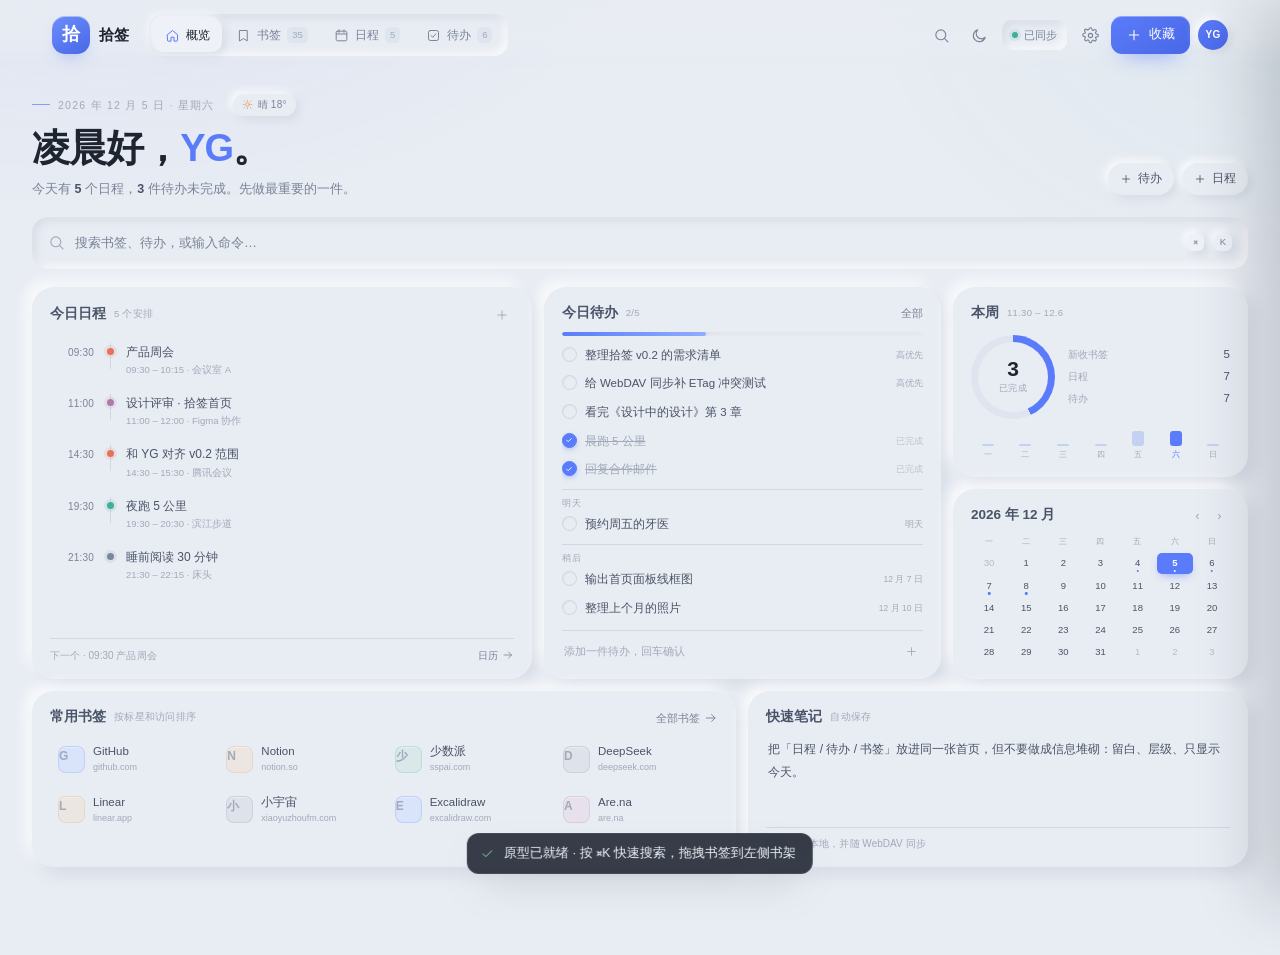
<file: prototype/v0.3.html>
<!doctype html>
<html lang="zh-CN" data-theme="light" data-accent="indigo" data-icon="md">
<head>
<meta charset="utf-8" />
<meta name="viewport" content="width=device-width, initial-scale=1" />
<title>拾签 · 你的私人书签书房</title>
<meta name="description" content="拾签 SHIQIAN — 本地优先的书签工作台，支持 WebDAV 云端同步。界面原型 v0.1" />
<style>
/* ============ tokens ============ */
*,*::before,*::after{box-sizing:border-box}
html,body{margin:0;padding:0}
:root{
  --paper:#f3efe6;
  --paper-2:#fbf9f4;
  --paper-3:#ece7db;
  --paper-4:#e3ddcf;
  --ink:#1c1a16;
  --ink-2:#4b463d;
  --ink-3:#8b8478;
  --ink-4:#aaa294;
  --line:rgba(30,27,21,.10);
  --line-strong:rgba(30,27,21,.17);
  --accent:#b5452d;
  --accent-2:#93341f;
  --accent-soft:rgba(181,69,45,.10);
  --accent-ink:#fff8f3;
  --c-vermilion:#b5452d;
  --c-jade:#2f5b4e;
  --c-ochre:#a9722f;
  --c-indigo:#3c5578;
  --c-lotus:#8b5a6f;
  --c-slate:#5b5952;
  --danger:#a83a34;
  --ok:#3d6b48;
  --radius-xs:8px;
  --radius-sm:11px;
  --radius:16px;
  --radius-lg:20px;
  --radius-xl:26px;
  --shadow-xs:0 1px 2px rgba(35,28,16,.05);
  --shadow-sm:0 2px 6px rgba(35,28,16,.05),0 1px 2px rgba(35,28,16,.04);
  --shadow-md:0 14px 34px -18px rgba(35,28,16,.30),0 2px 6px rgba(35,28,16,.04);
  --shadow-lg:0 36px 80px -32px rgba(28,22,12,.45),0 4px 14px rgba(28,22,12,.06);
  --font-sans:"Inter","PingFang SC","HarmonyOS Sans SC","Source Han Sans SC","Microsoft YaHei",-apple-system,"Segoe UI",Roboto,sans-serif;
  --font-serif:"Songti SC","Source Han Serif SC","Noto Serif SC","STSong","SimSun",Georgia,serif;
  --ease:cubic-bezier(.22,.68,.28,1);
  --ease-out:cubic-bezier(.16,1,.3,1);
  --rail:264px;
}
html[data-accent="jade"]{--accent:#2f5b4e;--accent-2:#234639;--accent-soft:rgba(47,91,78,.12);--accent-ink:#f3faf6}
html[data-accent="indigo"]{--accent:#3c5578;--accent-2:#2d425f;--accent-soft:rgba(60,85,120,.12);--accent-ink:#f5f8fc}
html[data-accent="ochre"]{--accent:#a0641f;--accent-2:#7f4f16;--accent-soft:rgba(169,114,47,.12);--accent-ink:#fdf8ee}
html[data-theme="dark"]{
  --paper:#141310;
  --paper-2:#1b1a15;
  --paper-3:#232119;
  --paper-4:#2b2820;
  --ink:#f2ede1;
  --ink-2:#c3bbab;
  --ink-3:#8d8577;
  --ink-4:#6d675c;
  --line:rgba(242,237,225,.10);
  --line-strong:rgba(242,237,225,.18);
  --accent:#e07a58;
  --accent-2:#ef8f6d;
  --accent-soft:rgba(224,122,88,.14);
  --accent-ink:#1c120c;
  --c-vermilion:#e0765a;
  --c-jade:#74b29b;
  --c-ochre:#d9a45c;
  --c-indigo:#8fa8ce;
  --c-lotus:#c08fa6;
  --c-slate:#a6a299;
  --danger:#e08576;
  --ok:#8cbd97;
  --shadow-xs:0 1px 2px rgba(0,0,0,.3);
  --shadow-sm:0 2px 8px rgba(0,0,0,.28);
  --shadow-md:0 18px 40px -20px rgba(0,0,0,.7),0 2px 8px rgba(0,0,0,.3);
  --shadow-lg:0 40px 90px -36px rgba(0,0,0,.85),0 6px 18px rgba(0,0,0,.35);
}
html[data-theme="dark"][data-accent="jade"]{--accent:#79b8a0;--accent-2:#8fcbb4;--accent-soft:rgba(121,184,160,.14);--accent-ink:#0d1713}
html[data-theme="dark"][data-accent="indigo"]{--accent:#93acd0;--accent-2:#a9bfdc;--accent-soft:rgba(147,172,208,.14);--accent-ink:#0d1118}
html[data-theme="dark"][data-accent="ochre"]{--accent:#dca861;--accent-2:#e9bb7d;--accent-soft:rgba(220,168,97,.14);--accent-ink:#1a1207}

/* ============ base ============ */
html{background:var(--paper)}
body{
  font-family:var(--font-sans);
  font-size:14px;
  line-height:1.55;
  color:var(--ink);
  background:var(--paper);
  -webkit-font-smoothing:antialiased;
  text-rendering:optimizeLegibility;
  min-height:100vh;
  overflow-x:hidden;
}
body::before{
  content:"";position:fixed;inset:0;z-index:0;pointer-events:none;
  background:
    radial-gradient(1000px 560px at 6% -12%, color-mix(in oklab, var(--accent) 9%, transparent), transparent 62%),
    radial-gradient(820px 520px at 102% -4%, color-mix(in oklab, var(--c-indigo) 7%, transparent), transparent 58%),
    radial-gradient(900px 700px at 50% 118%, color-mix(in oklab, var(--c-jade) 5%, transparent), transparent 60%);
}
body::after{
  content:"";position:fixed;inset:0;z-index:1;pointer-events:none;opacity:.05;
  background-image:url("data:image/svg+xml,%3Csvg xmlns='http://www.w3.org/2000/svg' width='160' height='160'%3E%3Cfilter id='n'%3E%3CfeTurbulence type='fractalNoise' baseFrequency='0.85' numOctaves='3' stitchTiles='stitch'/%3E%3C/filter%3E%3Crect width='160' height='160' filter='url(%23n)' opacity='0.55'/%3E%3C/svg%3E");
}
html[data-theme="dark"] body::after{opacity:.07;mix-blend-mode:screen}
button,input,select,textarea{font:inherit;color:inherit}
button{background:none;border:0;padding:0;cursor:pointer}
a{color:inherit;text-decoration:none}
h1,h2,h3,h4,p{margin:0}
::selection{background:color-mix(in oklab, var(--accent) 26%, transparent);color:var(--ink)}
:focus-visible{outline:2px solid color-mix(in oklab, var(--accent) 60%, transparent);outline-offset:2px}
.ic{width:18px;height:18px;display:block;flex:none;fill:none;stroke:currentColor;stroke-width:1.6;stroke-linecap:round;stroke-linejoin:round}
.ic--fill{fill:currentColor;stroke:none}
.sr{position:absolute;width:1px;height:1px;padding:0;margin:-1px;overflow:hidden;clip:rect(0 0 0 0);white-space:nowrap;border:0}

/* ============ shell ============ */
.app{position:relative;z-index:2;display:grid;grid-template-columns:var(--rail) minmax(0,1fr);min-height:100vh}

/* ============ rail ============ */
.rail{
  position:sticky;top:0;height:100vh;display:flex;flex-direction:column;
  padding:26px 18px 18px;border-right:1px solid var(--line);
  background:color-mix(in oklab, var(--paper) 62%, transparent);
  backdrop-filter:blur(18px);
}
.brand{display:flex;align-items:center;gap:11px;padding:0 8px;margin-bottom:26px}
.seal{
  width:38px;height:38px;border-radius:10px;display:grid;place-items:center;flex:none;
  background:linear-gradient(150deg, color-mix(in oklab, var(--accent) 92%, #fff 8%), var(--accent));
  color:var(--accent-ink);font-family:var(--font-serif);font-size:21px;font-weight:600;
  box-shadow:0 6px 14px -8px color-mix(in oklab, var(--accent) 70%, transparent), inset 0 1px 0 rgba(255,255,255,.24);
  letter-spacing:0;
}
.brand-name{font-family:var(--font-serif);font-size:19px;font-weight:600;letter-spacing:.14em;line-height:1.1}
.brand-sub{margin-top:3px;font-size:9.5px;letter-spacing:.3em;color:var(--ink-3);font-weight:500}
.rail-group{margin-bottom:6px}
.rail-label{
  display:flex;align-items:center;justify-content:space-between;
  padding:0 10px;margin:18px 0 8px;font-size:10.5px;letter-spacing:.18em;color:var(--ink-4);font-weight:600;
}
.rail-label button{color:var(--ink-4);border-radius:6px;padding:2px;display:grid;place-items:center;transition:color .2s}
.rail-label button:hover{color:var(--accent)}
.rail-label .ic{width:14px;height:14px}
.nav-list{display:flex;flex-direction:column;gap:2px}
.nav-item{
  display:flex;align-items:center;gap:10px;width:100%;padding:9px 10px;border-radius:10px;
  color:var(--ink-2);font-size:13.5px;text-align:left;position:relative;
  transition:background .18s var(--ease),color .18s var(--ease),transform .18s var(--ease);
}
.nav-item:hover{background:color-mix(in oklab, var(--ink) 4%, transparent);color:var(--ink)}
.nav-item .ic{width:16px;height:16px;color:var(--ink-3)}
.nav-item .label{flex:1;min-width:0;overflow:hidden;text-overflow:ellipsis;white-space:nowrap}
.nav-item .count{font-size:11.5px;color:var(--ink-4);font-variant-numeric:tabular-nums}
.nav-item.is-active{background:var(--accent-soft);color:var(--accent);font-weight:500}
.nav-item.is-active .ic{color:var(--accent)}
.nav-item.is-active .count{color:color-mix(in oklab, var(--accent) 70%, var(--ink-3))}
.nav-item.is-drop{background:var(--accent-soft);box-shadow:inset 0 0 0 1px color-mix(in oklab, var(--accent) 40%, transparent)}
.dot{width:7px;height:7px;border-radius:50%;background:var(--mc,var(--ink-3));flex:none;box-shadow:0 0 0 3px color-mix(in oklab, var(--mc,var(--ink-3)) 12%, transparent)}
.cat-item .label{font-size:13px}
.cat-drag-hint{opacity:0;font-size:10px;color:var(--accent);transition:opacity .2s}
body.is-dragging .cat-drag-hint{opacity:.8}
.rail-spacer{flex:1;min-height:18px}
.sync-card{
  border:1px solid var(--line);border-radius:14px;padding:12px 12px 11px;
  background:linear-gradient(160deg, color-mix(in oklab, var(--paper-2) 92%, transparent), color-mix(in oklab, var(--paper-3) 60%, transparent));
  box-shadow:var(--shadow-xs);margin-bottom:10px;cursor:pointer;text-align:left;width:100%;
  transition:border-color .2s var(--ease),box-shadow .2s var(--ease),transform .2s var(--ease);
}
.sync-card:hover{border-color:color-mix(in oklab, var(--accent) 30%, var(--line));transform:translateY(-1px);box-shadow:var(--shadow-sm)}
.sync-head{display:flex;align-items:center;gap:8px;font-size:12px;font-weight:600;color:var(--ink-2)}
.sync-head .ic{width:15px;height:15px;color:var(--accent)}
.sync-status{margin-left:auto;font-size:10px;font-weight:500;color:var(--ok);display:flex;align-items:center;gap:5px}
.sync-status::before{content:"";width:5px;height:5px;border-radius:50%;background:currentColor;box-shadow:0 0 0 3px color-mix(in oklab, currentColor 18%, transparent)}
.sync-status[data-state="syncing"]{color:var(--c-ochre)}
.sync-status[data-state="error"]{color:var(--danger)}
.sync-status[data-state="off"]{color:var(--ink-4)}
.sync-meta{margin-top:7px;font-size:10.5px;color:var(--ink-4);display:flex;justify-content:space-between;gap:8px}
.rail-foot{display:flex;align-items:center;gap:4px;padding:2px 2px 0}
.rail-foot .icon-btn{width:32px;height:32px;border-radius:9px}
.rail-foot .avatar{
  margin-left:auto;width:28px;height:28px;border-radius:50%;display:grid;place-items:center;
  background:linear-gradient(145deg, var(--c-jade), color-mix(in oklab, var(--c-jade) 60%, #000 40%));
  color:#f2f7f3;font-size:11px;font-weight:600;letter-spacing:.02em;
  box-shadow:inset 0 1px 0 rgba(255,255,255,.25);
}

/* ============ stage ============ */
.stage{padding:0 40px 90px;min-width:0}
.wrap{width:100%;max-width:1180px;margin:0 auto}

/* topbar */
.topbar{
  position:sticky;top:0;z-index:20;height:70px;display:flex;align-items:center;gap:12px;
  background:linear-gradient(to bottom, color-mix(in oklab, var(--paper) 92%, transparent) 55%, transparent);
  backdrop-filter:blur(10px);
}
.crumbs{display:flex;align-items:center;gap:8px;font-size:12px;color:var(--ink-3);letter-spacing:.02em}
.crumbs .sep{opacity:.45}
.crumbs strong{font-weight:500;color:var(--ink-2)}
.top-actions{margin-left:auto;display:flex;align-items:center;gap:8px}

/* buttons + fields */
.btn{
  display:inline-flex;align-items:center;justify-content:center;gap:7px;height:38px;padding:0 15px;
  border:1px solid var(--line-strong);border-radius:11px;background:color-mix(in oklab, var(--paper-2) 86%, transparent);
  color:var(--ink);font-size:13px;font-weight:500;white-space:nowrap;
  transition:background .18s var(--ease),border-color .18s var(--ease),transform .18s var(--ease),box-shadow .18s var(--ease);
  box-shadow:var(--shadow-xs);
}
.btn:hover{background:var(--paper-2);border-color:var(--ink-4);transform:translateY(-1px);box-shadow:var(--shadow-sm)}
.btn:active{transform:translateY(0) scale(.99)}
.btn .ic{width:16px;height:16px}
.btn-primary{background:var(--accent);border-color:var(--accent);color:var(--accent-ink);box-shadow:0 10px 22px -14px color-mix(in oklab, var(--accent) 80%, transparent)}
.btn-primary:hover{background:var(--accent-2);border-color:var(--accent-2);color:var(--accent-ink);box-shadow:0 14px 26px -14px color-mix(in oklab, var(--accent) 80%, transparent)}
.btn-ghost{border-color:transparent;background:transparent;box-shadow:none;color:var(--ink-2)}
.btn-ghost:hover{background:color-mix(in oklab, var(--ink) 5%, transparent);border-color:transparent;color:var(--ink);box-shadow:none}
.btn-danger{color:var(--danger);border-color:color-mix(in oklab, var(--danger) 30%, var(--line))}
.btn-danger:hover{background:color-mix(in oklab, var(--danger) 8%, transparent);border-color:color-mix(in oklab, var(--danger) 50%, transparent)}
.btn-sm{height:32px;padding:0 12px;font-size:12.5px;border-radius:9px}
.btn-block{width:100%}
.icon-btn{
  display:inline-grid;place-items:center;width:36px;height:36px;border-radius:10px;color:var(--ink-2);
  border:1px solid transparent;transition:background .18s var(--ease),color .18s var(--ease),border-color .18s var(--ease);
}
.icon-btn:hover{background:color-mix(in oklab, var(--ink) 5%, transparent);color:var(--ink)}
.icon-btn .ic{width:17px;height:17px}
.icon-btn.is-on{color:var(--accent);background:var(--accent-soft)}
.field-label{display:block;font-size:11.5px;font-weight:600;letter-spacing:.08em;color:var(--ink-3);margin-bottom:7px}
.input,.select,.textarea{
  width:100%;height:42px;padding:0 13px;border:1px solid var(--line);border-radius:11px;
  background:var(--paper-2);color:var(--ink);font-size:13.5px;
  transition:border-color .18s var(--ease),box-shadow .18s var(--ease),background .18s var(--ease);
}
.textarea{height:auto;min-height:88px;padding:11px 13px;resize:vertical;line-height:1.65}
.input::placeholder,.textarea::placeholder{color:var(--ink-4)}
.input:focus,.select:focus,.textarea:focus{outline:none;border-color:color-mix(in oklab, var(--accent) 55%, var(--line));box-shadow:0 0 0 4px var(--accent-soft);background:var(--paper-2)}
.select{appearance:none;background-image:url("data:image/svg+xml,%3Csvg xmlns='http://www.w3.org/2000/svg' width='12' height='12' viewBox='0 0 24 24' fill='none' stroke='%238b8478' stroke-width='2' stroke-linecap='round'%3E%3Cpath d='M6 9l6 6 6-6'/%3E%3C/svg%3E");background-repeat:no-repeat;background-position:right 13px center;padding-right:34px;cursor:pointer}
html[data-theme="dark"] .select{background-image:url("data:image/svg+xml,%3Csvg xmlns='http://www.w3.org/2000/svg' width='12' height='12' viewBox='0 0 24 24' fill='none' stroke='%238d8577' stroke-width='2' stroke-linecap='round'%3E%3Cpath d='M6 9l6 6 6-6'/%3E%3C/svg%3E")}
.field{margin-bottom:16px}
.field:last-child{margin-bottom:0}
.field-hint{margin-top:6px;font-size:11.5px;color:var(--ink-4);line-height:1.5}
.row-2{display:grid;grid-template-columns:1fr 1fr;gap:12px}

/* hero */
.hero{display:flex;align-items:flex-end;gap:32px;padding:34px 0 0}
.hero-copy{flex:1;min-width:0}
.eyebrow{display:flex;align-items:center;gap:8px;font-size:11.5px;letter-spacing:.16em;color:var(--ink-3);font-weight:500;text-transform:uppercase}
.eyebrow .line{width:26px;height:1px;background:var(--line-strong)}
.hero h1{
  margin:14px 0 0;font-family:var(--font-serif);font-weight:600;font-size:clamp(30px,3.1vw,42px);
  line-height:1.18;letter-spacing:.01em;color:var(--ink);
}
.hero h1 em{font-style:normal;color:var(--accent);position:relative}
.hero-sub{margin-top:12px;font-size:13.5px;color:var(--ink-3);display:flex;align-items:center;gap:8px;flex-wrap:wrap}
.hero-sub b{font-weight:600;color:var(--ink-2);font-variant-numeric:tabular-nums}
.hero-sub .dot-sep{width:3px;height:3px;border-radius:50%;background:var(--ink-4)}
.week-card{
  width:212px;flex:none;border:1px solid var(--line);border-radius:var(--radius);padding:14px 15px 12px;
  background:color-mix(in oklab, var(--paper-2) 78%, transparent);box-shadow:var(--shadow-xs);
}
.week-head{display:flex;align-items:baseline;justify-content:space-between;margin-bottom:12px}
.week-head span{font-size:10.5px;letter-spacing:.14em;color:var(--ink-4);font-weight:600}
.week-head b{font-family:var(--font-serif);font-size:20px;font-weight:600;line-height:1}
.week-bars{display:flex;align-items:flex-end;justify-content:space-between;gap:5px;height:52px}
.week-bar{flex:1;display:flex;flex-direction:column;align-items:center;gap:6px;height:100%;justify-content:flex-end}
.week-bar i{display:block;width:100%;max-width:14px;border-radius:4px 4px 2px 2px;background:color-mix(in oklab, var(--accent) 22%, var(--paper-3));min-height:3px;transition:height .5s var(--ease)}
.week-bar.is-today i{background:var(--accent)}
.week-bar span{font-size:9px;color:var(--ink-4);letter-spacing:.02em}
.week-bar.is-today span{color:var(--accent);font-weight:600}

/* search */
.searchbar{position:relative;margin-top:26px}
.searchbar .ic{position:absolute;left:17px;top:50%;transform:translateY(-50%);width:19px;height:19px;color:var(--ink-3);pointer-events:none}
.search-input{
  width:100%;height:54px;padding:0 118px 0 47px;border-radius:15px;border:1px solid var(--line);
  background:color-mix(in oklab, var(--paper-2) 88%, transparent);color:var(--ink);font-size:14.5px;
  box-shadow:var(--shadow-xs);transition:border-color .2s var(--ease),box-shadow .2s var(--ease),background .2s;
}
.search-input::placeholder{color:var(--ink-4)}
.search-input:focus{outline:none;border-color:color-mix(in oklab, var(--accent) 45%, var(--line));box-shadow:0 0 0 5px var(--accent-soft), var(--shadow-sm);background:var(--paper-2)}
.search-hint{position:absolute;right:14px;top:50%;transform:translateY(-50%);display:flex;align-items:center;gap:7px}
.kbd{
  font-family:var(--font-sans);font-size:10.5px;font-weight:500;color:var(--ink-3);
  border:1px solid var(--line-strong);border-bottom-width:2px;border-radius:6px;padding:2px 7px;background:var(--paper-2);line-height:1.5;
}
.search-clear{position:absolute;right:14px;top:50%;transform:translateY(-50%);display:none;width:26px;height:26px;border-radius:8px;place-items:center;color:var(--ink-3)}
.search-clear:hover{background:var(--paper-3);color:var(--ink)}
.searchbar.has-value .search-clear{display:grid}
.searchbar.has-value .search-hint{display:none}

/* recents */
.section{margin-top:38px}
.section-head{display:flex;align-items:center;gap:12px;margin-bottom:14px}
.section-title{font-family:var(--font-serif);font-size:17px;font-weight:600;letter-spacing:.02em;display:flex;align-items:baseline;gap:9px}
.section-title .count-pill{font-family:var(--font-sans);font-size:11px;font-weight:500;color:var(--ink-3);background:var(--paper-3);border-radius:999px;padding:2px 8px;letter-spacing:0}
.section-head .spacer{flex:1}
.link-btn{font-size:12px;color:var(--ink-3);display:inline-flex;align-items:center;gap:4px;transition:color .18s}
.link-btn:hover{color:var(--accent)}
.link-btn .ic{width:14px;height:14px}
.recent-strip{display:flex;gap:10px;overflow-x:auto;padding:2px 2px 8px;scrollbar-width:none}
.recent-strip::-webkit-scrollbar{display:none}
.recent{
  display:flex;align-items:center;gap:10px;flex:none;padding:9px 14px 9px 10px;border-radius:12px;
  border:1px solid var(--line);background:color-mix(in oklab, var(--paper-2) 70%, transparent);
  transition:border-color .2s var(--ease),transform .2s var(--ease),background .2s;
}
.recent:hover{border-color:color-mix(in oklab, var(--accent) 28%, var(--line));transform:translateY(-2px);background:var(--paper-2)}
.recent-copy{display:flex;flex-direction:column;min-width:0;max-width:190px;text-align:left}
.recent-title{font-size:12.5px;font-weight:500;white-space:nowrap;overflow:hidden;text-overflow:ellipsis;max-width:190px}
.recent-host{font-size:10.5px;color:var(--ink-4);white-space:nowrap;overflow:hidden;text-overflow:ellipsis}

/* mono */
.mono{
  width:34px;height:34px;border-radius:10px;display:grid;place-items:center;flex:none;
  font-family:var(--font-serif);font-size:15px;font-weight:600;letter-spacing:0;
  background:color-mix(in oklab, var(--mc, var(--ink-3)) 13%, var(--paper-2));
  color:var(--mc, var(--ink-2));
  border:1px solid color-mix(in oklab, var(--mc, var(--ink-3)) 20%, transparent);
  box-shadow:inset 0 1px 0 rgba(255,255,255,.35);
  transition:transform .22s var(--ease),box-shadow .22s var(--ease);
  overflow:hidden;
}
html[data-theme="dark"] .mono{box-shadow:inset 0 1px 0 rgba(255,255,255,.06)}
.mono--lg{width:52px;height:52px;border-radius:14px;font-size:23px}
.mono--sm{width:26px;height:26px;border-radius:8px;font-size:12px}
.mono--xs{width:22px;height:22px;border-radius:7px;font-size:10px}

/* tags */
.tag{
  display:inline-flex;align-items:center;height:21px;padding:0 8px;border-radius:999px;
  background:color-mix(in oklab, var(--ink) 5%, transparent);color:var(--ink-2);
  font-size:10.5px;letter-spacing:.01em;white-space:nowrap;
}
html[data-theme="dark"] .tag{background:color-mix(in oklab, var(--paper-3) 80%, transparent)}
.tag-list{display:flex;gap:5px;flex-wrap:wrap;min-width:0}
.tag-add{
  display:inline-flex;align-items:center;height:21px;padding:0 8px;border-radius:999px;border:1px dashed var(--line-strong);
  color:var(--ink-4);font-size:10.5px;
}
.tag-add:hover{border-color:var(--accent);color:var(--accent)}

/* library toolbar */
.toolbar{display:flex;align-items:center;gap:10px;margin:34px 0 16px}
.toolbar .section-title{font-size:19px}
.toolbar .spacer{flex:1}
.seg{display:inline-flex;padding:3px;border:1px solid var(--line);border-radius:10px;background:color-mix(in oklab, var(--paper-2) 70%, transparent)}
.seg button{width:30px;height:28px;border-radius:7px;display:grid;place-items:center;color:var(--ink-4)}
.seg button:hover{color:var(--ink-2)}
.seg button.is-active{background:var(--paper-2);color:var(--ink);box-shadow:var(--shadow-xs)}
.seg .ic{width:15px;height:15px}
.sort-select{height:32px;font-size:12px;padding:0 30px 0 11px;border-radius:9px;background-color:transparent;border-color:transparent;color:var(--ink-3);width:auto}
.sort-select:hover{border-color:var(--line);background:var(--paper-2)}
.sort-select:focus{box-shadow:0 0 0 3px var(--accent-soft)}

/* cards */
.grid{display:grid;grid-template-columns:repeat(auto-fill,minmax(232px,1fr));gap:13px}
.card{
  position:relative;display:flex;flex-direction:column;min-height:138px;padding:15px 15px 13px;
  border:1px solid var(--line);border-radius:var(--radius);background:color-mix(in oklab, var(--paper-2) 82%, transparent);
  cursor:pointer;overflow:hidden;
  transition:transform .24s var(--ease),box-shadow .24s var(--ease),border-color .24s var(--ease),background .24s;
  animation:rise .5s var(--ease-out) both;
}
@keyframes rise{from{opacity:0;transform:translateY(10px)}to{opacity:1;transform:none}}
.card::after{
  content:"";position:absolute;inset:0;border-radius:inherit;pointer-events:none;
  background:radial-gradient(340px 120px at 86% -30%, color-mix(in oklab, var(--mc,var(--accent)) 10%, transparent), transparent 70%);
  opacity:0;transition:opacity .3s;
}
.card:hover{transform:translateY(-3px);border-color:color-mix(in oklab, var(--mc,var(--accent)) 30%, var(--line));box-shadow:var(--shadow-md);background:var(--paper-2)}
.card:hover::after{opacity:1}
.card:hover .mono{transform:scale(1.04) rotate(-1.5deg);box-shadow:0 8px 18px -12px var(--mc),inset 0 1px 0 rgba(255,255,255,.4)}
.card-top{display:flex;align-items:flex-start;justify-content:space-between;gap:8px;margin-bottom:12px}
.card-star{width:26px;height:26px;border-radius:8px;display:grid;place-items:center;color:var(--ink-4);opacity:0;transition:opacity .2s,color .2s,background .2s}
.card:hover .card-star,.card-star.is-stared{opacity:1}
.card-star:hover{background:var(--paper-3);color:var(--ink-2)}
.card-star.is-stared{color:var(--accent)}
.card-star .ic{width:15px;height:15px}
.card-title{
  font-size:14px;font-weight:500;line-height:1.45;color:var(--ink);letter-spacing:.005em;
  display:-webkit-box;-webkit-line-clamp:2;-webkit-box-orient:vertical;overflow:hidden;word-break:break-word;
}
.card-host{margin-top:5px;font-size:11px;color:var(--ink-4);white-space:nowrap;overflow:hidden;text-overflow:ellipsis}
.card-foot{margin-top:auto;padding-top:12px;display:flex;align-items:center;gap:8px;min-width:0}
.card-foot .tag-list{flex:1;overflow:hidden;flex-wrap:nowrap}
.card-time{font-size:10px;color:var(--ink-4);white-space:nowrap;font-variant-numeric:tabular-nums}
.card.is-drag{opacity:.45;transform:scale(.98)}

/* list */
.list{display:flex;flex-direction:column;border:1px solid var(--line);border-radius:var(--radius);overflow:hidden;background:color-mix(in oklab, var(--paper-2) 62%, transparent)}
.row{
  display:flex;align-items:center;gap:12px;padding:11px 14px;border-bottom:1px solid var(--line);cursor:pointer;
  transition:background .18s var(--ease);animation:rise .4s var(--ease-out) both;
}
.row:last-child{border-bottom:0}
.row:hover{background:var(--paper-2)}
.row-title{font-size:13.5px;font-weight:500;white-space:nowrap;overflow:hidden;text-overflow:ellipsis;max-width:340px}
.row-host{font-size:11px;color:var(--ink-4);white-space:nowrap;overflow:hidden;text-overflow:ellipsis;max-width:280px}
.row-main{flex:1;min-width:0;display:flex;align-items:baseline;gap:10px}
.row-tags{display:flex;gap:5px;flex:none}
.row-star{color:var(--ink-4);width:26px;height:26px;border-radius:7px;display:grid;place-items:center;opacity:0}
.row:hover .row-star,.row-star.is-stared{opacity:1}
.row-star.is-stared{color:var(--accent)}
.row-time{font-size:11px;color:var(--ink-4);width:74px;text-align:right;flex:none;font-variant-numeric:tabular-nums}

/* empty */
.empty{
  display:flex;flex-direction:column;align-items:center;justify-content:center;gap:10px;
  padding:64px 20px;border:1px dashed var(--line-strong);border-radius:var(--radius);color:var(--ink-3);
  background:color-mix(in oklab, var(--paper-2) 40%, transparent);
}
.empty-seal{
  width:52px;height:52px;border-radius:14px;display:grid;place-items:center;font-family:var(--font-serif);
  font-size:22px;color:var(--ink-3);border:1px solid var(--line-strong);background:var(--paper-2);margin-bottom:4px;
}
.empty h3{font-family:var(--font-serif);font-size:16px;font-weight:600;color:var(--ink-2)}
.empty p{font-size:12.5px;color:var(--ink-4)}

/* ============ inspector drawer ============ */
.drawer-scrim{
  position:fixed;inset:0;z-index:64;background:rgba(22,18,12,.30);backdrop-filter:blur(2px);
  opacity:0;visibility:hidden;transition:opacity .3s var(--ease),visibility .3s;
}
.drawer-scrim.is-open{opacity:1;visibility:visible}
.inspector{
  position:fixed;top:0;right:0;z-index:70;height:100%;width:min(406px,100vw);
  display:flex;flex-direction:column;background:var(--paper-2);border-left:1px solid var(--line);
  box-shadow:-40px 0 90px -50px rgba(25,19,10,.5);
  transform:translateX(102%);transition:transform .38s var(--ease-out);
}
.inspector.is-open{transform:none}
.insp-head{display:flex;align-items:center;gap:8px;padding:16px 16px 12px}
.insp-head .label{font-size:11px;letter-spacing:.18em;color:var(--ink-4);font-weight:600}
.insp-head .spacer{flex:1}
.insp-body{flex:1;overflow-y:auto;padding:6px 22px 24px}
.insp-hero{display:flex;align-items:center;gap:14px;padding:8px 0 18px;border-bottom:1px solid var(--line)}
.insp-title{font-family:var(--font-serif);font-size:20px;font-weight:600;line-height:1.35;word-break:break-word}
.insp-url{margin-top:4px;font-size:11.5px;color:var(--ink-4);word-break:break-all;max-height:34px;overflow:hidden}
.insp-actions{display:flex;gap:8px;padding:16px 0 20px}
.insp-actions .btn{flex:1}
.insp-actions .icon-btn{width:38px;height:38px;border:1px solid var(--line-strong);background:var(--paper-2);border-radius:11px}
.insp-actions .icon-btn.is-on{color:var(--accent);border-color:color-mix(in oklab, var(--accent) 35%, var(--line));background:var(--accent-soft)}
.insp-field{padding:14px 0;border-top:1px solid var(--line)}
.insp-field:first-of-type{border-top:0}
.insp-meta{display:grid;grid-template-columns:1fr 1fr;gap:10px 14px;padding:16px 0 4px;border-top:1px solid var(--line);margin-top:4px}
.meta-cell{display:flex;flex-direction:column;gap:3px}
.meta-cell span{font-size:10px;letter-spacing:.1em;color:var(--ink-4);text-transform:uppercase}
.meta-cell b{font-size:12.5px;font-weight:500;color:var(--ink-2);font-variant-numeric:tabular-nums}
.insp-foot{padding:12px 16px 16px;border-top:1px solid var(--line);display:flex;gap:8px;align-items:center;background:color-mix(in oklab, var(--paper-2) 90%, transparent)}
.insp-note{font-size:10.5px;color:var(--ink-4);margin-right:auto}

/* ============ overlays ============ */
.overlay{
  position:fixed;inset:0;z-index:80;display:grid;place-items:center;padding:24px;
  background:rgba(24,19,12,.44);backdrop-filter:blur(7px) saturate(.9);
  opacity:0;visibility:hidden;transition:opacity .26s var(--ease),visibility .26s;
}
.overlay.is-open{opacity:1;visibility:visible}
.modal{
  width:min(100%,560px);max-height:90vh;display:flex;flex-direction:column;overflow:hidden;
  background:var(--paper-2);border:1px solid color-mix(in oklab, var(--ink) 12%, transparent);
  border-radius:var(--radius-xl);box-shadow:var(--shadow-lg);
  transform:translateY(14px) scale(.985);transition:transform .32s var(--ease-out);
}
.overlay.is-open .modal{transform:none}
.modal-head{display:flex;align-items:flex-start;gap:12px;padding:22px 24px 6px}
.modal-head .titles{flex:1;min-width:0}
.modal-title{font-family:var(--font-serif);font-size:21px;font-weight:600;letter-spacing:.01em;line-height:1.3}
.modal-sub{margin-top:4px;font-size:12px;color:var(--ink-4);line-height:1.5}
.modal-body{padding:18px 24px 22px;overflow-y:auto}
.modal-foot{display:flex;align-items:center;gap:10px;padding:14px 24px 20px;border-top:1px solid var(--line);background:color-mix(in oklab, var(--paper) 40%, transparent)}
.modal-foot .spacer{flex:1}
.modal-foot .foot-note{font-size:11px;color:var(--ink-4);display:flex;align-items:center;gap:6px}
.modal-foot .foot-note .dot{width:5px;height:5px;box-shadow:none}
.close-btn{width:32px;height:32px;border-radius:9px;display:grid;place-items:center;color:var(--ink-4);margin:-4px -6px 0 0}
.close-btn:hover{background:var(--paper-3);color:var(--ink)}
.close-btn .ic{width:16px;height:16px}
.overlay--top{place-items:start center;padding-top:12vh}

/* ============ collect popup ============ */
.collect-modal{width:min(100%,412px)}
.collect-head{display:flex;align-items:center;gap:9px;padding:16px 16px 12px}
.collect-head .brand-name{font-size:14px;letter-spacing:.08em}
.collect-head .spacer{flex:1}
.collect-chip{
  font-size:9.5px;letter-spacing:.1em;color:var(--ink-3);border:1px solid var(--line);
  border-radius:999px;padding:2px 8px;background:var(--paper-3);
}
.collect-body{padding:0 16px 16px}
.page-preview{
  display:flex;gap:12px;padding:13px;border:1px solid var(--line);border-radius:14px;
  background:color-mix(in oklab, var(--paper) 55%, transparent);
}
.page-preview .mono{width:44px;height:44px;border-radius:12px;font-size:19px}
.page-copy{flex:1;min-width:0}
.page-title-input{
  width:100%;border:0;background:transparent;padding:0;font-size:14px;font-weight:500;line-height:1.45;color:var(--ink);
  white-space:nowrap;overflow:hidden;text-overflow:ellipsis;
}
.page-title-input:focus{outline:none;border-bottom:1px dashed var(--line-strong)}
.page-url{display:flex;align-items:center;gap:5px;margin-top:4px;font-size:11px;color:var(--ink-4);min-width:0}
.page-url span{white-space:nowrap;overflow:hidden;text-overflow:ellipsis}
.page-url .ic{width:11px;height:11px}
.icon-refresh{
  margin-top:7px;display:inline-flex;align-items:center;gap:4px;font-size:10.5px;color:var(--ink-4);
}
.icon-refresh:hover{color:var(--accent)}
.icon-refresh .ic{width:11px;height:11px}
.collect-label{display:flex;align-items:center;justify-content:space-between;margin:16px 0 8px;font-size:10.5px;letter-spacing:.14em;color:var(--ink-4);font-weight:600}
.collect-label .warn{color:var(--danger);letter-spacing:0;font-weight:500;display:none}
.collect-label .warn.is-on{display:inline}
.shelf-chips{display:flex;flex-wrap:wrap;gap:6px}
.shelf-chip{
  display:inline-flex;align-items:center;gap:6px;height:30px;padding:0 11px;border-radius:9px;
  border:1px solid var(--line);background:var(--paper-2);font-size:12px;color:var(--ink-2);
  transition:border-color .18s,background .18s,color .18s;
}
.shelf-chip:hover{border-color:var(--line-strong);background:var(--paper-3)}
.shelf-chip.is-active{border-color:color-mix(in oklab, var(--accent) 50%, var(--line));background:var(--accent-soft);color:var(--accent);font-weight:500}
.shelf-chip .dot{width:6px;height:6px;box-shadow:none}
.tag-editor{
  display:flex;align-items:center;flex-wrap:wrap;gap:5px;min-height:40px;padding:6px 8px;
  border:1px solid var(--line);border-radius:11px;background:var(--paper-2);cursor:text;
}
.tag-editor:focus-within{border-color:color-mix(in oklab, var(--accent) 45%, var(--line));box-shadow:0 0 0 3px var(--accent-soft)}
.tag-editor .tag{padding-right:4px;gap:3px}
.tag-editor .tag button{width:14px;height:14px;display:grid;place-items:center;border-radius:4px;color:var(--ink-4)}
.tag-editor .tag button:hover{background:color-mix(in oklab, var(--ink) 8%, transparent);color:var(--ink)}
.tag-editor input{flex:1;min-width:80px;border:0;background:transparent;font-size:12px;height:24px;padding:0 3px}
.tag-editor input:focus{outline:none}
.collect-note{width:100%;height:56px;min-height:56px;font-size:12.5px;border-radius:11px;padding:9px 11px}
.collect-foot{display:flex;align-items:center;gap:8px;padding:13px 16px;border-top:1px solid var(--line);background:color-mix(in oklab, var(--paper) 45%, transparent)}
.collect-foot .meta{font-size:10.5px;color:var(--ink-4);margin-right:auto;display:flex;align-items:center;gap:6px}
.demo-note{
  margin-top:12px;font-size:11px;color:var(--ink-4);text-align:center;line-height:1.6;
  display:flex;align-items:center;justify-content:center;gap:6px;
}
.demo-note .ic{width:12px;height:12px}

/* ============ settings ============ */
.settings-modal{width:min(100%,860px);height:min(680px,90vh)}
.settings-body{display:grid;grid-template-columns:196px minmax(0,1fr);min-height:0;flex:1;overflow:hidden}
.settings-nav{padding:12px 10px 18px;border-right:1px solid var(--line);display:flex;flex-direction:column;gap:2px;background:color-mix(in oklab, var(--paper) 38%, transparent)}
.settings-nav button{
  display:flex;align-items:center;gap:9px;padding:9px 11px;border-radius:9px;font-size:12.5px;color:var(--ink-2);text-align:left;
  transition:background .18s,color .18s;
}
.settings-nav button .ic{width:15px;height:15px;color:var(--ink-4)}
.settings-nav button:hover{background:color-mix(in oklab, var(--ink) 4%, transparent)}
.settings-nav button.is-active{background:var(--paper-2);color:var(--ink);box-shadow:var(--shadow-xs);font-weight:500}
.settings-nav button.is-active .ic{color:var(--accent)}
.settings-nav .nav-foot{margin-top:auto;padding:10px 11px 0;font-size:10px;color:var(--ink-4);line-height:1.6}
.settings-pane{padding:22px 26px 28px;overflow-y:auto;min-width:0}
.pane{display:none}
.pane.is-active{display:block;animation:fade .3s var(--ease-out)}
@keyframes fade{from{opacity:0;transform:translateY(4px)}to{opacity:1;transform:none}}
.pane-title{font-family:var(--font-serif);font-size:18px;font-weight:600;margin-bottom:4px}
.pane-sub{font-size:12px;color:var(--ink-4);margin-bottom:20px;line-height:1.6}
.sync-hero{
  display:flex;align-items:center;gap:14px;padding:15px 16px;border:1px solid color-mix(in oklab, var(--ok) 26%, var(--line));
  border-radius:14px;background:linear-gradient(150deg, color-mix(in oklab, var(--ok) 7%, var(--paper-2)), var(--paper-2));
  margin-bottom:20px;transition:border-color .3s,background .3s;
}
.sync-hero[data-state="error"]{border-color:color-mix(in oklab, var(--danger) 32%, var(--line));background:linear-gradient(150deg, color-mix(in oklab, var(--danger) 7%, var(--paper-2)), var(--paper-2))}
.sync-hero[data-state="idle"]{border-color:var(--line);background:var(--paper-2)}
.sync-orb{
  width:42px;height:42px;border-radius:12px;display:grid;place-items:center;flex:none;
  background:color-mix(in oklab, var(--ok) 12%, var(--paper-2));color:var(--ok);
  border:1px solid color-mix(in oklab, var(--ok) 24%, transparent);
}
.sync-hero[data-state="error"] .sync-orb{background:color-mix(in oklab, var(--danger) 10%, var(--paper-2));color:var(--danger);border-color:color-mix(in oklab, var(--danger) 24%, transparent)}
.sync-hero[data-state="idle"] .sync-orb{background:var(--paper-3);color:var(--ink-3);border-color:var(--line)}
.sync-orb .ic{width:20px;height:20px}
.sync-hero-copy{flex:1;min-width:0}
.sync-hero-copy b{display:flex;align-items:center;gap:7px;font-size:13px;font-weight:600}
.sync-hero-copy b .status-dot{width:6px;height:6px;border-radius:50%;background:var(--ok);box-shadow:0 0 0 3px color-mix(in oklab, var(--ok) 16%, transparent)}
.sync-hero[data-state="error"] .status-dot{background:var(--danger);box-shadow:0 0 0 3px color-mix(in oklab, var(--danger) 16%, transparent)}
.sync-hero[data-state="idle"] .status-dot{background:var(--ink-4);box-shadow:none}
.sync-hero-copy span{display:block;margin-top:3px;font-size:11px;color:var(--ink-4);white-space:nowrap;overflow:hidden;text-overflow:ellipsis}
.sync-hero-actions{display:flex;gap:7px;flex:none}
.spin{animation:spin 1s linear infinite}
@keyframes spin{to{transform:rotate(360deg)}}
.form-grid{display:grid;grid-template-columns:1fr 1fr;gap:12px}
.form-grid .field{margin:0}
.form-grid .span-2{grid-column:span 2}
.input-wrap{position:relative}
.input-wrap .input{padding-right:42px}
.input-affix{position:absolute;right:6px;top:50%;transform:translateY(-50%);width:30px;height:30px;border-radius:8px;display:grid;place-items:center;color:var(--ink-4)}
.input-affix:hover{background:var(--paper-3);color:var(--ink-2)}
.input-affix .ic{width:15px;height:15px}
.hint-box{
  display:flex;gap:9px;padding:11px 13px;border-radius:11px;background:color-mix(in oklab, var(--c-indigo) 6%, var(--paper-2));
  border:1px solid color-mix(in oklab, var(--c-indigo) 16%, var(--line));font-size:11.5px;color:var(--ink-2);line-height:1.65;margin-top:14px;
}
.hint-box .ic{width:15px;height:15px;color:var(--c-indigo);margin-top:1px}
.hint-box b{font-weight:600}
.rule-list{display:flex;flex-direction:column;gap:8px}
.rule{
  display:flex;align-items:flex-start;gap:10px;padding:11px 13px;border:1px solid var(--line);border-radius:11px;cursor:pointer;
  transition:border-color .18s,background .18s;background:var(--paper-2);
}
.rule:hover{border-color:var(--line-strong)}
.rule.is-on{border-color:color-mix(in oklab, var(--accent) 45%, var(--line));background:var(--accent-soft)}
.rule input{position:absolute;opacity:0;pointer-events:none}
.rule .radio{width:15px;height:15px;border-radius:50%;border:1.5px solid var(--line-strong);flex:none;margin-top:2px;display:grid;place-items:center;transition:border-color .18s}
.rule .radio::after{content:"";width:7px;height:7px;border-radius:50%;background:var(--accent);transform:scale(0);transition:transform .18s var(--ease)}
.rule.is-on .radio{border-color:var(--accent)}
.rule.is-on .radio::after{transform:scale(1)}
.rule-copy b{display:block;font-size:12.5px;font-weight:500}
.rule-copy span{display:block;font-size:11px;color:var(--ink-4);margin-top:2px;line-height:1.5}
.switch-row{display:flex;align-items:center;gap:12px;padding:13px 0;border-top:1px solid var(--line)}
.switch-row:first-of-type{border-top:0}
.switch-row .copy{flex:1}
.switch-row .copy b{font-size:12.5px;font-weight:500;display:block}
.switch-row .copy span{font-size:11px;color:var(--ink-4)}
.switch{position:relative;width:38px;height:22px;flex:none;cursor:pointer;display:block}
.switch input{position:absolute;opacity:0;width:0;height:0}
.switch .track{position:absolute;inset:0;border-radius:999px;background:var(--paper-4);transition:background .22s var(--ease)}
.switch .thumb{
  position:absolute;top:3px;left:3px;width:16px;height:16px;border-radius:50%;background:#fff;
  box-shadow:0 1px 3px rgba(0,0,0,.25);transition:transform .22s var(--ease);
}
.switch input:checked + .track{background:var(--accent)}
.switch input:checked + .track + .thumb{transform:translateX(16px)}
.switch input:focus-visible + .track{box-shadow:0 0 0 3px var(--accent-soft)}
.log-list{display:flex;flex-direction:column;margin-top:6px;border:1px solid var(--line);border-radius:12px;overflow:hidden;background:var(--paper-2)}
.log-row{display:flex;align-items:center;gap:10px;padding:9px 12px;border-bottom:1px solid var(--line);font-size:11.5px;color:var(--ink-2)}
.log-row:last-child{border-bottom:0}
.log-row .ic{width:13px;height:13px;color:var(--ok);flex:none}
.log-row.is-error .ic{color:var(--danger)}
.log-row.is-pending .ic{color:var(--c-ochre)}
.log-row time{margin-left:auto;color:var(--ink-4);font-size:10.5px;font-variant-numeric:tabular-nums;flex:none}
.log-empty{padding:14px;text-align:center;font-size:11px;color:var(--ink-4)}

/* theme tiles */
.theme-tiles{display:grid;grid-template-columns:repeat(3,1fr);gap:10px;margin-bottom:22px}
.theme-tile{border:1px solid var(--line);border-radius:12px;padding:7px;background:var(--paper-2);text-align:left;transition:border-color .18s,transform .18s}
.theme-tile:hover{transform:translateY(-1px);border-color:var(--line-strong)}
.theme-tile.is-active{border-color:var(--accent);box-shadow:0 0 0 3px var(--accent-soft)}
.theme-preview{height:58px;border-radius:8px;border:1px solid var(--line);overflow:hidden;display:flex;flex-direction:column;gap:4px;padding:7px;background:#f3efe6}
.theme-preview i{display:block;height:5px;border-radius:3px;background:rgba(28,26,22,.18)}
.theme-preview i.w1{width:60%}.theme-preview i.w2{width:82%;background:rgba(28,26,22,.10)}.theme-preview i.w3{width:44%;background:rgba(181,69,45,.5)}
.theme-preview.dark{background:#171613}
.theme-preview.dark i{background:rgba(242,237,225,.24)}
.theme-preview.dark i.w2{background:rgba(242,237,225,.12)}
.theme-preview.dark i.w3{background:rgba(224,122,88,.6)}
.theme-preview.auto{background:linear-gradient(110deg,#f3efe6 0 50%,#171613 50% 100%)}
.theme-tile span{display:block;margin-top:7px;font-size:11.5px;color:var(--ink-2);text-align:center}
.theme-tile.is-active span{color:var(--accent);font-weight:500}
.swatches{display:flex;gap:10px;padding-top:2px}
.swatch{width:30px;height:30px;border-radius:50%;position:relative;border:2px solid transparent;transition:transform .18s}
.swatch:hover{transform:scale(1.08)}
.swatch.is-active{border-color:var(--paper-2);box-shadow:0 0 0 2px var(--accent)}
.swatch::after{content:"";position:absolute;inset:0;border-radius:50%;box-shadow:inset 0 0 0 1px rgba(0,0,0,.08)}
.swatch[data-swatch="vermilion"]{background:#b5452d}
.swatch[data-swatch="jade"]{background:#2f5b4e}
.swatch[data-swatch="indigo"]{background:#3c5578}
.swatch[data-swatch="ochre"]{background:#a0641f}
.swatch[data-swatch="lotus"]{background:#8b5a6f}
.swatch[data-swatch="slate"]{background:#5b5952}
.pref-row{display:flex;align-items:center;gap:14px;padding:14px 0;border-top:1px solid var(--line)}
.pref-row:first-of-type{border-top:0;padding-top:0}
.pref-row .copy{flex:1;min-width:0}
.pref-row .copy b{display:block;font-size:12.5px;font-weight:500}
.pref-row .copy span{display:block;font-size:11px;color:var(--ink-4);margin-top:2px}
.pref-row .select{width:180px;height:36px;font-size:12px}
.pref-row .seg{padding:2px}
.stats-grid{display:grid;grid-template-columns:repeat(3,1fr);gap:10px;margin-bottom:20px}
.stat{border:1px solid var(--line);border-radius:12px;padding:13px 14px;background:var(--paper-2)}
.stat span{display:block;font-size:10px;letter-spacing:.12em;color:var(--ink-4);text-transform:uppercase}
.stat b{display:block;margin-top:4px;font-family:var(--font-serif);font-size:24px;font-weight:600;line-height:1.1;font-variant-numeric:tabular-nums}
.stat i{font-style:normal;font-size:11px;color:var(--ink-4);margin-left:2px}
.data-actions{display:flex;flex-wrap:wrap;gap:8px}
.danger-zone{margin-top:24px;padding-top:18px;border-top:1px solid var(--line)}
.danger-zone h4{font-size:12px;color:var(--danger);margin-bottom:6px}
.danger-zone p{font-size:11px;color:var(--ink-4);margin-bottom:10px;line-height:1.6}

/* ============ command palette ============ */
.palette-modal{width:min(100%,648px);border-radius:20px;overflow:hidden}
.pal-search{display:flex;align-items:center;gap:10px;padding:16px 18px;border-bottom:1px solid var(--line)}
.pal-search .ic{width:18px;height:18px;color:var(--ink-3)}
.pal-search input{flex:1;border:0;background:transparent;font-size:15px;height:26px;color:var(--ink)}
.pal-search input:focus{outline:none}
.pal-search input::placeholder{color:var(--ink-4)}
.pal-body{max-height:58vh;overflow-y:auto;padding:8px 8px 10px}
.pal-group{padding:6px 8px 2px;font-size:10px;letter-spacing:.16em;color:var(--ink-4);font-weight:600;text-transform:uppercase}
.pal-item{
  display:flex;align-items:center;gap:10px;width:100%;padding:8px 10px;border-radius:9px;text-align:left;color:var(--ink-2);
}
.pal-item:hover,.pal-item.is-active{background:var(--paper-3);color:var(--ink)}
.pal-item .mono{width:26px;height:26px;border-radius:8px;font-size:12px}
.pal-item .pal-glyph{width:26px;height:26px;border-radius:8px;display:grid;place-items:center;background:var(--paper-3);color:var(--ink-3);flex:none}
.pal-item .pal-glyph .ic{width:14px;height:14px}
.pal-copy{flex:1;min-width:0;display:flex;flex-direction:column}
.pal-copy b{font-size:12.5px;font-weight:500;white-space:nowrap;overflow:hidden;text-overflow:ellipsis}
.pal-copy span{font-size:10.5px;color:var(--ink-4);white-space:nowrap;overflow:hidden;text-overflow:ellipsis}
.pal-kind{font-size:9.5px;color:var(--ink-4);border:1px solid var(--line);padding:1px 6px;border-radius:5px;flex:none}
.pal-foot{display:flex;align-items:center;gap:14px;padding:9px 16px;border-top:1px solid var(--line);font-size:10px;color:var(--ink-4);background:color-mix(in oklab, var(--paper) 45%, transparent)}
.pal-foot span{display:flex;align-items:center;gap:5px}
.pal-empty{padding:34px 16px;text-align:center;font-size:12.5px;color:var(--ink-4)}
.pal-empty b{display:block;font-family:var(--font-serif);font-size:16px;color:var(--ink-2);margin-bottom:4px}

/* ============ toast ============ */
.toasts{position:fixed;left:50%;bottom:26px;transform:translateX(-50%);z-index:120;display:flex;flex-direction:column;gap:8px;align-items:center;pointer-events:none}
.toast{
  display:flex;align-items:center;gap:9px;padding:10px 16px 10px 12px;border-radius:12px;
  background:color-mix(in oklab, var(--ink) 92%, transparent);color:var(--paper-2);font-size:12.5px;
  box-shadow:0 18px 40px -18px rgba(0,0,0,.55);border:1px solid rgba(255,255,255,.08);
  animation:toastIn .3s var(--ease-out) both;backdrop-filter:blur(8px);max-width:min(88vw,460px);
}
.toast.is-out{animation:toastOut .24s var(--ease) both}
.toast .ic{width:15px;height:15px;color:#8ecf9e;flex:none}
.toast[data-kind="warn"] .ic{color:#e2b85f}
.toast[data-kind="error"] .ic{color:#f09a8c}
@keyframes toastIn{from{opacity:0;transform:translateY(10px) scale(.97)}to{opacity:1;transform:none}}
@keyframes toastOut{to{opacity:0;transform:translateY(6px) scale(.98)}}

/* ============ confirm ============ */
.confirm-modal{width:min(100%,400px)}
.confirm-modal .modal-body{padding-top:6px}


/* ================= pages ================= */
[hidden]{display:none !important}
.page{display:none}
.page.is-active{display:block;animation:pageIn .38s var(--ease-out) both}
@keyframes pageIn{from{opacity:0;transform:translateY(7px)}to{opacity:1;transform:none}}
.page-head{display:flex;align-items:flex-end;gap:24px;padding:32px 0 6px}
.page-head .spacer{flex:1}
.page-title{font-family:var(--font-serif);font-size:clamp(28px,2.7vw,38px);font-weight:600;line-height:1.18;letter-spacing:.01em}
.page-sub{margin-top:8px;font-size:13px;color:var(--ink-3);line-height:1.6}

/* ================= dashboard head ================= */
.dash-head{display:flex;align-items:flex-end;gap:28px;padding:32px 0 22px}
.dash-copy{flex:1;min-width:0}
.dash-head h1{margin:12px 0 0;font-family:var(--font-serif);font-size:clamp(32px,3.3vw,46px);font-weight:600;line-height:1.14;letter-spacing:.005em}
.dash-head h1 em{font-style:normal;color:var(--accent)}
.dash-sub{margin-top:11px;font-size:13px;color:var(--ink-3);line-height:1.6}
.dash-sub b{font-weight:600;color:var(--ink-2);font-variant-numeric:tabular-nums}
.dash-quick{display:flex;gap:8px;padding-bottom:8px;flex:none}
.quick-chip{
  display:inline-flex;align-items:center;gap:6px;height:34px;padding:0 12px;border-radius:999px;
  border:1px solid var(--line);background:color-mix(in oklab,var(--paper-2) 70%,transparent);font-size:11.5px;color:var(--ink-2);
  transition:border-color .18s var(--ease),color .18s var(--ease),background .18s var(--ease),transform .18s var(--ease);
}
.quick-chip:hover{border-color:color-mix(in oklab,var(--accent) 40%,var(--line));color:var(--accent);background:var(--accent-soft);transform:translateY(-1px)}
.quick-chip .ic{width:13px;height:13px}
.weather-chip{
  display:inline-flex;align-items:center;gap:5px;margin-left:10px;padding:2px 8px;border-radius:999px;
  background:color-mix(in oklab,var(--c-ochre) 9%,transparent);color:var(--c-ochre);font-size:10px;letter-spacing:.02em;
}
.weather-chip .ic{width:11px;height:11px}

/* ================= bento ================= */
.bento{
  display:grid;grid-template-columns:repeat(12,minmax(0,1fr));gap:14px;
  grid-template-areas:
    "schedule schedule schedule schedule schedule tasks tasks tasks tasks stats stats stats"
    "schedule schedule schedule schedule schedule tasks tasks tasks tasks mini mini mini"
    "bookmarks bookmarks bookmarks bookmarks bookmarks bookmarks bookmarks note note note note note";
  grid-template-rows:minmax(170px,auto) minmax(170px,auto) minmax(176px,auto);
}
.widget{
  position:relative;display:flex;flex-direction:column;min-width:0;padding:16px 18px;
  border:1px solid var(--line);border-radius:20px;background:color-mix(in oklab,var(--paper-2) 84%,transparent);
  box-shadow:var(--shadow-xs);overflow:hidden;
}
.widget--schedule{grid-area:schedule}
.widget--tasks{grid-area:tasks}
.widget--stats{grid-area:stats}
.widget--mini{grid-area:mini}
.widget--bookmarks{grid-area:bookmarks}
.widget--note{grid-area:note}
.widget-head{display:flex;align-items:center;gap:8px;flex:none;margin-bottom:9px;min-height:22px}
.widget-title{font-family:var(--font-serif);font-size:15px;font-weight:600;letter-spacing:.02em;white-space:nowrap}
.widget-meta{font-size:10px;color:var(--ink-4);letter-spacing:.03em;white-space:nowrap;overflow:hidden;text-overflow:ellipsis}
.widget-head .link-btn,.widget-head .icon-btn{margin-left:auto}
.widget-head .widget-more{width:24px;height:24px;border-radius:7px}
.widget-head .widget-more .ic{width:14px;height:14px}
.widget-foot{display:flex;align-items:center;gap:8px;margin-top:auto;padding-top:10px;border-top:1px solid var(--line);font-size:10.5px;color:var(--ink-4)}
.widget-foot .link-btn{margin-left:auto;font-size:10.5px}
.widget-foot .link-btn .ic{width:12px;height:12px}

/* timeline */
.timeline{display:flex;flex-direction:column;flex:1;min-height:0;overflow-y:auto;margin:0 -6px;padding:0 6px}
.timeline-item{display:grid;grid-template-columns:44px 14px minmax(0,1fr);gap:9px;padding:8px 0;cursor:pointer;border-radius:8px;text-align:left;width:100%}
.timeline-item:hover{background:color-mix(in oklab,var(--ink) 3.5%,transparent)}
.timeline-time{font-size:10.5px;color:var(--ink-3);text-align:right;padding-top:2px;font-variant-numeric:tabular-nums;letter-spacing:.02em}
.timeline-rail{position:relative;display:flex;justify-content:center;padding-top:5px}
.timeline-rail::before{content:"";position:absolute;top:0;bottom:-14px;width:1px;background:var(--line)}
.timeline-item:last-child .timeline-rail::before{display:none}
.timeline-dot{width:7px;height:7px;border-radius:50%;background:var(--mc);position:relative;z-index:1;box-shadow:0 0 0 3px color-mix(in oklab,var(--mc) 13%,transparent)}
.timeline-body{min-width:0}
.timeline-body b{display:block;font-size:12.5px;font-weight:500;white-space:nowrap;overflow:hidden;text-overflow:ellipsis}
.timeline-body span{display:block;margin-top:2px;font-size:10px;color:var(--ink-4);white-space:nowrap;overflow:hidden;text-overflow:ellipsis}
.timeline-item.is-past{opacity:.55}
.timeline-item.is-now .timeline-dot{box-shadow:0 0 0 4px var(--accent-soft)}
.timeline-empty{display:flex;flex-direction:column;align-items:center;justify-content:center;flex:1;gap:4px;color:var(--ink-4);font-size:11.5px;text-align:center;line-height:1.7}
.timeline-empty b{font-family:var(--font-serif);font-size:15px;font-weight:600;color:var(--ink-3)}

/* check + mini tasks */
.check{
  width:15px;height:15px;border-radius:50%;border:1.4px solid var(--line-strong);display:grid;place-items:center;
  flex:none;background:transparent;transition:background .18s,border-color .18s,transform .18s;color:var(--accent-ink);
}
.check:hover{border-color:var(--accent)}
.check .ic{width:8px;height:8px;opacity:0;stroke-width:2.6}
.check.is-on{background:var(--accent);border-color:var(--accent)}
.check.is-on .ic{opacity:1}
.check:active{transform:scale(.9)}
.mini-progress{height:3px;border-radius:2px;background:var(--paper-3);overflow:hidden;margin:0 0 5px;flex:none}
.mini-progress i{display:block;height:100%;border-radius:2px;background:var(--accent);transition:width .35s var(--ease)}
.mini-tasks{flex:1;min-height:0;overflow-y:auto;display:flex;flex-direction:column}
.mini-task{display:flex;align-items:flex-start;gap:8px;padding:6px 0;min-width:0}
.mini-task .check{margin-top:0}
.mini-task .txt{flex:1;min-width:0;font-size:12px;line-height:1.45;white-space:nowrap;overflow:hidden;text-overflow:ellipsis}
.mini-task .when{flex:none;font-size:9px;color:var(--ink-4);padding-top:2px;white-space:nowrap}
.mini-task.is-done .txt{text-decoration:line-through;color:var(--ink-4)}
.mini-task.is-done .when{opacity:.6}
.mini-sep{margin-top:5px;padding-top:7px;border-top:1px solid var(--line);font-size:8.5px;letter-spacing:.14em;color:var(--ink-4);flex:none}
.quick-add{display:flex;align-items:center;gap:6px;margin-top:8px;padding-top:8px;border-top:1px solid var(--line);flex:none}
.quick-add input{flex:1;min-width:0;border:0;background:transparent;font-size:11.5px;height:24px;color:var(--ink)}
.quick-add input::placeholder{color:var(--ink-4)}
.quick-add input:focus{outline:none}
.quick-add button{width:24px;height:24px;border-radius:7px;display:grid;place-items:center;color:var(--ink-4);flex:none}
.quick-add button:hover{background:var(--paper-3);color:var(--accent)}
.quick-add .ic{width:13px;height:13px}

/* stats */
.stats-body{display:flex;align-items:center;gap:13px;flex:1;min-height:0}
.stat-ring{
  width:84px;height:84px;border-radius:50%;flex:none;position:relative;display:grid;place-items:center;
  background:conic-gradient(var(--accent) calc(var(--p,0) * 1%), var(--paper-3) 0);
  transition:background .4s var(--ease);
}
.stat-ring::before{content:"";position:absolute;inset:7px;border-radius:50%;background:var(--paper-2)}
.stat-ring span{position:relative;text-align:center}
.stat-ring b{display:block;font-family:var(--font-serif);font-size:21px;font-weight:600;line-height:1;font-variant-numeric:tabular-nums}
.stat-ring i{display:block;margin-top:3px;font-size:8.5px;color:var(--ink-4);font-style:normal;letter-spacing:.02em}
.stat-lines{flex:1;min-width:0;display:flex;flex-direction:column;gap:4px}
.stat-lines div{display:flex;align-items:baseline;justify-content:space-between;gap:6px;font-size:10px;color:var(--ink-4)}
.stat-lines b{font-size:11.5px;font-weight:500;color:var(--ink-2);font-variant-numeric:tabular-nums}
.week-bars-mini{display:flex;align-items:flex-end;gap:4px;height:30px;margin-top:8px;flex:none}
.week-bars-mini .bar{flex:1;display:flex;flex-direction:column;justify-content:flex-end;align-items:center;gap:3px;height:100%}
.week-bars-mini .bar i{display:block;width:100%;max-width:12px;min-height:2px;border-radius:3px;background:color-mix(in oklab,var(--accent) 18%,var(--paper-3))}
.week-bars-mini .bar.is-today i{background:var(--accent)}
.week-bars-mini .bar span{font-size:7.5px;color:var(--ink-4)}
.week-bars-mini .bar.is-today span{color:var(--accent)}

/* mini calendar */
.mini-nav{display:flex;gap:1px;margin-left:auto}
.mini-nav button{width:21px;height:21px;border-radius:6px;display:grid;place-items:center;color:var(--ink-4);font-size:13px;line-height:1}
.mini-nav button:hover{background:var(--paper-3);color:var(--ink)}
.mini-cal{flex:1;display:flex;flex-direction:column;min-height:0}
.mini-cal-grid{display:grid;grid-template-columns:repeat(7,1fr);gap:1px;flex:1}
.mini-dow{font-size:8px;color:var(--ink-4);text-align:center;padding:2px 0 3px;letter-spacing:.04em}
.mini-day{position:relative;display:grid;place-items:center;font-size:9.5px;color:var(--ink-2);border-radius:5px;min-height:20px}
.mini-day:hover{background:var(--paper-3)}
.mini-day.is-out{opacity:.32}
.mini-day.is-today{background:var(--accent);color:var(--accent-ink);font-weight:600}
.mini-day.has-ev::after{content:"";position:absolute;bottom:2px;left:50%;transform:translateX(-50%);width:2.5px;height:2.5px;border-radius:50%;background:var(--accent)}
.mini-day.is-today.has-ev::after{background:var(--accent-ink)}

/* bookmark tiles */
.bookmark-tiles{display:grid;grid-template-columns:repeat(4,minmax(0,1fr));gap:5px;flex:1;align-content:start;min-height:0}
.bm-tile{display:flex;align-items:center;gap:8px;padding:6px 7px;border-radius:10px;border:1px solid transparent;text-align:left;min-width:0;transition:background .18s,border-color .18s}
.bm-tile:hover{background:var(--paper-3);border-color:var(--line)}
.bm-tile .mono{width:27px;height:27px;border-radius:8px;font-size:12px}
.bm-tile .copy{min-width:0}
.bm-tile b{display:block;font-size:11.5px;font-weight:500;white-space:nowrap;overflow:hidden;text-overflow:ellipsis}
.bm-tile span{display:block;font-size:9px;color:var(--ink-4);white-space:nowrap;overflow:hidden;text-overflow:ellipsis}

/* note */
.scratch{flex:1;width:100%;min-height:0;border:0;background:transparent;resize:none;font-size:12.5px;line-height:1.9;color:var(--ink-2);font-family:var(--font-sans)}
.scratch:focus{outline:none}
.scratch::placeholder{color:var(--ink-4)}
.note-foot{display:flex;align-items:center;gap:8px;margin-top:6px;padding-top:8px;border-top:1px solid var(--line);font-size:10px;color:var(--ink-4);flex:none}
.note-foot .dot-saved{width:5px;height:5px;border-radius:50%;background:var(--ok);box-shadow:none}
.note-foot .link-btn{margin-left:auto;font-size:10px}

/* filter chips */
.filter-row{display:flex;align-items:center;gap:5px;flex-wrap:wrap;margin-top:12px}
.filter-chip{
  display:inline-flex;align-items:center;gap:6px;height:28px;padding:0 10px;border-radius:8px;border:1px solid transparent;
  font-size:11.5px;color:var(--ink-3);transition:background .18s,color .18s,border-color .18s;
}
.filter-chip span{font-size:9.5px;color:var(--ink-4);font-variant-numeric:tabular-nums}
.filter-chip:hover{background:color-mix(in oklab,var(--ink) 4%,transparent);color:var(--ink-2)}
.filter-chip.is-active{background:var(--accent-soft);color:var(--accent);border-color:color-mix(in oklab,var(--accent) 20%,transparent)}
.filter-chip.is-active span{color:var(--accent)}
.filter-chip .dot{width:5px;height:5px;box-shadow:none}
.filter-sep{width:1px;height:16px;background:var(--line);margin:0 4px}
.filter-cat.is-hidden{display:none}

/* ================= calendar page ================= */
.cal-controls{display:flex;align-items:center;gap:8px;padding-bottom:10px}
.cal-nav{display:flex;gap:0;border:1px solid var(--line);border-radius:9px;overflow:hidden}
.cal-nav .icon-btn{width:30px;height:30px;border-radius:0}
.cal-nav .icon-btn+.icon-btn{border-left:1px solid var(--line)}
.calendar-layout{display:grid;grid-template-columns:minmax(0,1fr) 336px;gap:14px;margin-top:16px}
.calendar-card{border:1px solid var(--line);border-radius:20px;background:color-mix(in oklab,var(--paper-2) 84%,transparent);box-shadow:var(--shadow-xs);padding:16px 16px 18px}
.cal-toolbar{display:flex;align-items:center;gap:9px;margin-bottom:10px}
.cal-month{font-family:var(--font-serif);font-size:17.5px;font-weight:600;letter-spacing:.02em}
.cal-weekdays{display:grid;grid-template-columns:repeat(7,1fr);gap:4px}
.cal-weekdays span{text-align:center;font-size:9.5px;color:var(--ink-4);letter-spacing:.1em;padding:4px 0 6px}
.cal-grid{display:grid;grid-template-columns:repeat(7,1fr);gap:4px}
.cal-day{position:relative;min-height:82px;border:1px solid transparent;border-radius:10px;padding:5px 6px 4px;display:flex;flex-direction:column;gap:3px;text-align:left;background:color-mix(in oklab,var(--paper) 30%,transparent);transition:background .18s,border-color .18s}
.cal-day:hover{background:color-mix(in oklab,var(--ink) 3.5%,transparent)}
.cal-day.is-out{opacity:.34}
.cal-day.is-selected{background:var(--paper-2);border-color:var(--line-strong)}
.cal-day.is-today .cal-num{background:var(--accent);color:var(--accent-ink)}
.cal-num{width:21px;height:21px;border-radius:50%;display:grid;place-items:center;font-size:10.5px;font-weight:500;font-variant-numeric:tabular-nums;flex:none}
.cal-event{display:flex;align-items:center;gap:4px;padding:2px 4px;border-radius:4px;background:color-mix(in oklab,var(--mc) 12%,transparent);color:var(--ink-2);font-size:9.5px;line-height:1.35;white-space:nowrap;overflow:hidden;text-overflow:ellipsis;max-width:100%;cursor:pointer}
.cal-event i{width:4px;height:4px;border-radius:50%;background:var(--mc);flex:none}
.cal-event:hover{background:color-mix(in oklab,var(--mc) 18%,transparent)}
.cal-more{font-size:8.5px;color:var(--ink-4);padding-left:4px}
.agenda-card{display:flex;flex-direction:column;min-height:0;border:1px solid var(--line);border-radius:20px;background:color-mix(in oklab,var(--paper-2) 84%,transparent);box-shadow:var(--shadow-xs);padding:16px 16px 14px}
.agenda-head{display:flex;align-items:flex-start;gap:10px;padding-bottom:12px;border-bottom:1px solid var(--line);flex:none}
.agenda-date{font-family:var(--font-serif);font-size:21px;font-weight:600;line-height:1.2}
.agenda-head .btn{margin-left:auto;flex:none}
.agenda-list{flex:1;overflow-y:auto;min-height:80px}
.agenda-item{display:grid;grid-template-columns:46px minmax(0,1fr);gap:10px;width:100%;padding:11px 2px;border-bottom:1px solid var(--line);text-align:left;cursor:pointer}
.agenda-item:last-child{border-bottom:0}
.agenda-item:hover{background:color-mix(in oklab,var(--ink) 3%,transparent)}
.agenda-time{font-size:10.5px;color:var(--ink-3);font-variant-numeric:tabular-nums;padding-top:1px}
.agenda-time b{display:block;font-weight:500;color:var(--ink-2)}
.agenda-time span{display:block;font-size:9.5px;color:var(--ink-4);margin-top:1px}
.agenda-copy b{display:block;font-size:12.5px;font-weight:500;line-height:1.45}
.agenda-copy span{display:block;margin-top:2px;font-size:10.5px;color:var(--ink-4);white-space:nowrap;overflow:hidden;text-overflow:ellipsis}
.agenda-empty{display:flex;flex-direction:column;align-items:center;justify-content:center;gap:6px;height:100%;min-height:160px;color:var(--ink-4);font-size:11.5px;text-align:center;line-height:1.7}
.agenda-empty b{font-family:var(--font-serif);font-size:15px;color:var(--ink-3);font-weight:600}

/* ================= todos page ================= */
.todo-layout{display:grid;grid-template-columns:minmax(0,1fr) 300px;gap:14px;margin-top:16px}
.todo-card{border:1px solid var(--line);border-radius:20px;background:color-mix(in oklab,var(--paper-2) 84%,transparent);box-shadow:var(--shadow-xs);padding:16px 18px}
.todo-add{display:flex;gap:8px;margin-bottom:8px}
.todo-add input{flex:1;min-width:0;height:40px;padding:0 12px;border:1px solid var(--line);border-radius:11px;background:var(--paper-2);font-size:13px;color:var(--ink)}
.todo-add input::placeholder{color:var(--ink-4)}
.todo-add input:focus{outline:none;border-color:color-mix(in oklab,var(--accent) 50%,var(--line));box-shadow:0 0 0 4px var(--accent-soft)}
.todo-filters{display:flex;gap:2px;border-bottom:1px solid var(--line);margin-bottom:2px}
.todo-filter{padding:8px 10px;font-size:12px;color:var(--ink-3);border-bottom:2px solid transparent;margin-bottom:-1px;transition:color .18s,border-color .18s}
.todo-filter:hover{color:var(--ink)}
.todo-filter.is-active{color:var(--accent);border-color:var(--accent);font-weight:500}
.task-row{display:flex;align-items:flex-start;gap:10px;padding:12px 4px;border-bottom:1px solid var(--line)}
.task-row:last-child{border-bottom:0}
.task-row .check{width:17px;height:17px;margin-top:2px}
.task-row.is-done .task-title{text-decoration:line-through;color:var(--ink-4)}
.task-body{flex:1;min-width:0}
.task-title{font-size:13px;font-weight:500;line-height:1.45;cursor:pointer}
.task-meta{display:flex;align-items:center;gap:6px;margin-top:3px;font-size:10.5px;color:var(--ink-4);flex-wrap:wrap}
.task-meta .pri{width:5px;height:5px;border-radius:50%;background:var(--c-ochre);flex:none}
.task-meta .pri[data-p="high"]{background:var(--c-vermilion)}
.task-meta .pri[data-p="low"]{background:var(--ink-4)}
.task-meta .sep{width:2px;height:2px;border-radius:50%;background:var(--ink-4);opacity:.7}
.task-del{width:24px;height:24px;border-radius:6px;display:grid;place-items:center;color:var(--ink-4);opacity:0;transition:opacity .18s,background .18s,color .18s;flex:none}
.task-row:hover .task-del{opacity:1}
.task-del:hover{background:var(--paper-3);color:var(--danger)}
.task-del .ic{width:13px;height:13px}
.task-empty{padding:42px 10px;text-align:center;color:var(--ink-4);font-size:12px;line-height:1.8}
.todo-side{display:flex;flex-direction:column;gap:14px}
.side-card{border:1px solid var(--line);border-radius:20px;background:color-mix(in oklab,var(--paper-2) 84%,transparent);box-shadow:var(--shadow-xs);padding:16px 18px}
.side-stats{display:flex;gap:22px;margin-top:10px}
.side-stats b{display:block;font-family:var(--font-serif);font-size:22px;font-weight:600;line-height:1.1;font-variant-numeric:tabular-nums}
.side-stats span{font-size:10px;color:var(--ink-4)}
.side-quote{font-family:var(--font-serif);font-size:13px;line-height:1.95;color:var(--ink-3)}
.todo-progress-wrap{display:flex;align-items:center;gap:10px;padding-bottom:10px;flex:none}
.todo-progress{width:130px;height:4px;border-radius:2px;background:var(--paper-3);overflow:hidden}
.todo-progress i{display:block;height:100%;border-radius:2px;background:var(--accent);transition:width .35s var(--ease)}
.todo-progress-wrap span{font-size:11px;color:var(--ink-3);font-variant-numeric:tabular-nums}

/* ================= mobile nav ================= */
.mobile-nav{
  display:none;position:fixed;left:0;right:0;bottom:0;z-index:55;height:58px;
  grid-template-columns:repeat(4,1fr);gap:2px;padding:6px 10px calc(6px + env(safe-area-inset-bottom));
  background:color-mix(in oklab,var(--paper) 88%,transparent);backdrop-filter:blur(20px);
  border-top:1px solid var(--line);
}
.mobile-nav button{display:flex;flex-direction:column;align-items:center;justify-content:center;gap:2px;font-size:9px;color:var(--ink-4);border-radius:9px}
.mobile-nav button.is-active{color:var(--accent);background:var(--accent-soft)}
.mobile-nav .ic{width:18px;height:18px}

/* ================= responsive additions ================= */
@media(max-width:1240px){
  .bento{
    grid-template-columns:1fr 1fr;
    grid-template-areas:"schedule schedule" "tasks tasks" "stats mini" "bookmarks bookmarks" "note note";
    grid-template-rows:auto;
  }
  .calendar-layout{grid-template-columns:1fr}
  .agenda-card{min-height:300px}
  .agenda-list{max-height:340px}
  .todo-layout{grid-template-columns:1fr}
  .todo-side{flex-direction:row;flex-wrap:wrap}
  .todo-side .side-card{flex:1;min-width:220px}
}
@media(max-width:1180px){
  .bookmark-tiles{grid-template-columns:repeat(3,minmax(0,1fr))}
}
@media(max-width:1040px){
  .bento{
    grid-template-columns:1fr 1fr;
    grid-template-areas:"schedule schedule" "tasks tasks" "stats mini" "bookmarks bookmarks" "note note";
    grid-template-rows:auto;
  }
  .calendar-layout{grid-template-columns:1fr}
  .agenda-card{min-height:300px}
  .agenda-list{max-height:320px}
  .todo-layout{grid-template-columns:1fr}
  .todo-side{flex-direction:row;flex-wrap:wrap}
  .todo-side .side-card{flex:1;min-width:220px}
  .bookmark-tiles{grid-template-columns:repeat(4,minmax(0,1fr))}
}
@media(max-width:760px){
  .bento{grid-template-columns:1fr;grid-template-areas:"schedule" "tasks" "stats" "mini" "bookmarks" "note"}
  .page-head,.dash-head{flex-direction:column;align-items:flex-start;gap:14px;padding-top:22px}
  .dash-quick{padding-bottom:0}
  .dash-head h1{font-size:32px}
  .cal-controls{padding-bottom:0}
  .bookmark-tiles{grid-template-columns:repeat(2,minmax(0,1fr))}
  .mobile-nav{display:grid}
  .stage{padding-bottom:96px}
  .cal-day{min-height:68px;padding:4px 4px 3px}
  .cal-event{display:none}
  .cal-more{display:none}
  .cal-day.has-ev::after{content:"";position:absolute;bottom:5px;left:50%;transform:translateX(-50%);width:4px;height:4px;border-radius:50%;background:var(--accent)}
  .cal-toolbar{flex-wrap:wrap}
  .cal-toolbar .widget-meta{display:none}
  .calendar-card{padding:12px}
  .cal-weekdays span{padding:2px 0 4px}
  .todo-side{flex-direction:column}
  .todo-progress{width:90px}
}
@media(max-width:460px){
  .dash-head h1{font-size:29px}
  .page-title{font-size:26px}
  .widget{padding:14px 15px}
  .bookmark-tiles{grid-template-columns:1fr 1fr}
  .bm-tile{padding:5px}
}


/* quick add card */
.card-add{
  display:flex;flex-direction:column;align-items:center;justify-content:center;gap:8px;min-height:138px;
  border:1px dashed var(--line-strong);border-radius:var(--radius);background:transparent;color:var(--ink-4);
  font-size:12px;transition:border-color .22s var(--ease),color .22s var(--ease),background .22s var(--ease);
  animation:rise .5s var(--ease-out) both;
}
.card-add:hover{border-color:color-mix(in oklab, var(--accent) 45%, var(--line));color:var(--accent);background:var(--accent-soft)}
.card-add .plus-ring{
  width:34px;height:34px;border-radius:50%;border:1px dashed currentColor;display:grid;place-items:center;
  transition:transform .22s var(--ease),background .22s;
}
.card-add:hover .plus-ring{transform:rotate(90deg);background:color-mix(in oklab, var(--accent) 8%, transparent)}
.card-add .ic{width:15px;height:15px}
.card-add span{letter-spacing:.04em}

/* ============ misc ============ */
.mobile-only{display:none}
.mobile-brand{display:none;align-items:center;gap:8px;font-family:var(--font-serif);font-size:16px;font-weight:600;letter-spacing:.1em}
.mobile-brand .seal{width:28px;height:28px;border-radius:8px;font-size:15px}
.divider{height:1px;background:var(--line);margin:18px 0}
.tag--accent{background:var(--accent-soft);color:var(--accent)}
.badge-beta{font-size:9px;letter-spacing:.08em;color:var(--ink-3);border:1px solid var(--line);border-radius:4px;padding:1px 5px;vertical-align:middle}
.scroll-thin{scrollbar-width:thin;scrollbar-color:var(--paper-4) transparent}

/* scrollbars */
.insp-body::-webkit-scrollbar,.modal-body::-webkit-scrollbar,.settings-pane::-webkit-scrollbar,.pal-body::-webkit-scrollbar{width:9px}
.insp-body::-webkit-scrollbar-thumb,.modal-body::-webkit-scrollbar-thumb,.settings-pane::-webkit-scrollbar-thumb,.pal-body::-webkit-scrollbar-thumb{background:var(--paper-4);border-radius:99px;border:2px solid transparent;background-clip:content-box}
.insp-body::-webkit-scrollbar-thumb:hover,.modal-body::-webkit-scrollbar-thumb:hover,.settings-pane::-webkit-scrollbar-thumb:hover,.pal-body::-webkit-scrollbar-thumb:hover{background:var(--ink-4);background-clip:content-box}

/* ============ responsive ============ */
@media(max-width:1240px){
  .week-card{display:none}
  .stage{padding:0 32px 80px}
}
@media(max-width:1024px){
  :root{--rail:224px}
  .stage{padding:0 26px 70px}
  .settings-body{grid-template-columns:170px minmax(0,1fr)}
}
@media(max-width:860px){
  :root{--rail:76px}
  .brand{justify-content:center;padding:0}
  .brand-text,.rail-label span,.nav-item .label,.nav-item .count,.sync-card,.rail-foot .avatar,.cat-drag-hint{display:none}
  .rail{padding:20px 10px 14px;align-items:center}
  .nav-list{width:100%}
  .nav-item{justify-content:center;padding:10px}
  .rail-label{justify-content:center;margin:14px 0 6px}
  .rail-foot{flex-direction:column}
  .rail-foot .icon-btn{margin:0}
  .stage{padding:0 22px 64px}
}
@media(max-width:720px){
  .app{display:block}
  .rail{display:none}
  .mobile-brand{display:flex}
  .crumbs{display:none}
  .stage{padding:0 16px 60px}
  .topbar{height:62px}
  .hero{padding-top:22px}
  .hero h1{font-size:30px}
  .grid{grid-template-columns:1fr 1fr;gap:10px}
  .card{min-height:126px;padding:12px}
  .settings-modal{height:92vh}
  .settings-body{display:flex;flex-direction:column}
  .settings-nav{flex-direction:row;overflow-x:auto;border-right:0;border-bottom:1px solid var(--line);padding:8px}
  .settings-nav button{white-space:nowrap}
  .settings-nav .nav-foot{display:none}
  .settings-pane{padding:18px}
  .form-grid{grid-template-columns:1fr}
  .form-grid .span-2{grid-column:auto}
  .theme-tiles{grid-template-columns:1fr 1fr 1fr}
  .inspector{width:100%}
  .modal-head{padding:18px 18px 4px}
  .modal-body{padding:14px 18px 18px}
  .modal-foot{padding:12px 18px 16px}
  .collect-body{padding:0 14px 14px}
  .row-tags{display:none}
  .row-time{display:none}
  .search-hint{display:none}
  .search-input{padding-right:44px}
}
@media(max-width:460px){
  .grid{grid-template-columns:1fr}
  .toolbar .section-title{font-size:17px}
  .btn .btn-label{display:none}
  .top-actions .btn{padding:0 11px}
  .toasts{bottom:16px}
}
@media(max-width:720px){.stage{padding-bottom:100px}.mobile-only{display:inline-grid}}
@media(min-width:721px){.mobile-nav{display:none !important}}
@media(prefers-reduced-motion:reduce){
  *,*::before,*::after{animation-duration:.01ms !important;animation-iteration-count:1 !important;transition-duration:.01ms !important}
}

/* ==================================================================
   v0.3 · Soft Neumorphic / Minimal
   ================================================================== */
:root{
  --paper:#e8ecf3;
  --paper-2:#eef1f7;
  --paper-3:#dfe5ef;
  --paper-4:#d2d9e5;
  --ink:#1e2430;
  --ink-2:#4a5468;
  --ink-3:#7a8498;
  --ink-4:#a1aab9;
  --line:rgba(255,255,255,.62);
  --line-strong:rgba(158,169,189,.30);
  --accent:#5b7cfa;
  --accent-2:#4967e6;
  --accent-soft:rgba(91,124,250,.14);
  --accent-ink:#ffffff;
  --c-vermilion:#e2725b;
  --c-jade:#3fae9a;
  --c-ochre:#d99a4e;
  --c-indigo:#5b7cfa;
  --c-lotus:#b07aa8;
  --c-slate:#7b879c;
  --danger:#df5a5a;
  --ok:#3fae9a;
  --font-sans:"Inter","PingFang SC","HarmonyOS Sans SC","Source Han Sans SC","Microsoft YaHei",-apple-system,"Segoe UI",Roboto,sans-serif;
  --font-serif:var(--font-sans);
  --shadow-xs:3px 3px 8px rgba(158,168,188,.28), -3px -3px 8px rgba(255,255,255,.92);
  --shadow-sm:6px 6px 16px rgba(158,168,188,.30), -6px -6px 16px rgba(255,255,255,.95);
  --shadow-md:10px 10px 26px rgba(148,158,180,.34), -8px -8px 22px rgba(255,255,255,.95);
  --shadow-lg:22px 22px 60px rgba(120,130,152,.28), -12px -12px 32px rgba(255,255,255,.85);
  --shadow-inset:inset 3px 3px 8px rgba(158,168,188,.26), inset -3px -3px 8px rgba(255,255,255,.9);
  --radius:20px;
  --radius-lg:24px;
  --radius-xl:28px;
  --bg-dim:.30;
  --bg-blur:0px;
}
html[data-accent="vermilion"]{
  --accent:#e2725b; --accent-2:#cd5b45; --accent-soft:rgba(226,114,91,.15); --accent-ink:#fff;
}
html[data-accent="jade"]{
  --accent:#3fae9a; --accent-2:#2f9784; --accent-soft:rgba(63,174,154,.15); --accent-ink:#fff;
}
html[data-accent="indigo"]{
  --accent:#5b7cfa; --accent-2:#4967e6; --accent-soft:rgba(91,124,250,.14); --accent-ink:#fff;
}
html[data-accent="ochre"]{
  --accent:#d99a4e; --accent-2:#c28438; --accent-soft:rgba(217,154,78,.16); --accent-ink:#fff;
}
html[data-theme="dark"]{
  --paper:#1b1f27;
  --paper-2:#20242d;
  --paper-3:#171a21;
  --paper-4:#2a2f3a;
  --ink:#eef2f8;
  --ink-2:#b9c2d2;
  --ink-3:#8a94a8;
  --ink-4:#687386;
  --line:rgba(255,255,255,.06);
  --line-strong:rgba(255,255,255,.11);
  --accent:#8aa3ff;
  --accent-2:#a2b6ff;
  --accent-soft:rgba(138,163,255,.16);
  --accent-ink:#0e1220;
  --c-vermilion:#f08d78;
  --c-jade:#6cc7b5;
  --c-ochre:#e7b46e;
  --c-indigo:#94adff;
  --c-lotus:#ca9ac2;
  --c-slate:#a1acbe;
  --danger:#f08080;
  --ok:#6cc7b5;
  --shadow-xs:3px 3px 8px rgba(0,0,0,.40), -2px -2px 6px rgba(255,255,255,.025);
  --shadow-sm:6px 6px 16px rgba(0,0,0,.45), -4px -4px 12px rgba(255,255,255,.03);
  --shadow-md:12px 12px 28px rgba(0,0,0,.50), -6px -6px 18px rgba(255,255,255,.035);
  --shadow-lg:26px 26px 60px rgba(0,0,0,.60), -10px -10px 28px rgba(255,255,255,.04);
  --shadow-inset:inset 3px 3px 8px rgba(0,0,0,.42), inset -3px -3px 8px rgba(255,255,255,.028);
}
html[data-theme="dark"][data-accent="vermilion"]{
  --accent:#f08d78; --accent-2:#f5a08e; --accent-soft:rgba(240,141,120,.16); --accent-ink:#1a0f0c;
}
html[data-theme="dark"][data-accent="jade"]{
  --accent:#6cc7b5; --accent-2:#85d5c5; --accent-soft:rgba(108,199,181,.16); --accent-ink:#0b1715;
}
html[data-theme="dark"][data-accent="indigo"]{
  --accent:#8aa3ff; --accent-2:#a2b6ff; --accent-soft:rgba(138,163,255,.16); --accent-ink:#0b0f1a;
}
html[data-theme="dark"][data-accent="ochre"]{
  --accent:#e7b46e; --accent-2:#efc184; --accent-soft:rgba(231,180,110,.16); --accent-ink:#1a1207;
}

body{
  background:var(--paper);
  color:var(--ink);
  font-size:13.5px;
  letter-spacing:.002em;
}
body::before{
  background:
    radial-gradient(900px 520px at 8% -12%, color-mix(in oklab, var(--accent) 7%, transparent), transparent 62%),
    radial-gradient(760px 520px at 102% 0%, color-mix(in oklab, var(--c-jade) 5%, transparent), transparent 58%);
}
body::after{display:none}
::selection{background:color-mix(in oklab, var(--accent) 24%, transparent);color:var(--ink)}

/* app shell */
.app{display:block;position:relative;z-index:2;min-height:100vh}
.rail{display:none !important}
.stage{padding:0 32px 88px;min-width:0}
.wrap{max-width:1240px;margin:0 auto}

/* background layers */
.bg-layer{
  position:fixed;inset:-60px;z-index:0;pointer-events:none;
  background-position:center;background-size:cover;background-repeat:no-repeat;
  filter:blur(var(--bg-blur,0px)) saturate(1.05);
  transform:scale(1.02);opacity:0;transition:opacity .5s var(--ease),filter .2s var(--ease);
}
.bg-veil{
  position:fixed;inset:0;z-index:0;pointer-events:none;
  background:rgba(232,236,243,var(--bg-dim,.24));opacity:0;transition:opacity .4s var(--ease);
}
html[data-theme="dark"] .bg-veil{background:rgba(16,19,26,var(--bg-dim,.30))}
body.has-bg[data-bg-tone="dark"] .bg-veil{background:rgba(242,246,251,calc(var(--bg-dim,.30) + .16))}
html[data-theme="dark"] body.has-bg[data-bg-tone="dark"] .bg-veil{background:rgba(16,19,26,var(--bg-dim,.30))}
body.has-bg .bg-layer,body.has-bg .bg-veil{opacity:1}
body.has-bg::before{display:none}

/* app bar */
.appbar{
  position:sticky;top:0;z-index:50;padding:14px 0 10px;
  background:linear-gradient(to bottom,color-mix(in oklab, var(--paper) 92%, transparent) 55%,transparent);
  backdrop-filter:blur(16px);
}
.appbar-inner{max-width:1240px;margin:0 auto;padding:0 32px;display:flex;align-items:center;gap:12px}
.brand{display:flex;align-items:center;gap:9px;flex:none;margin:0;padding:0}
.logo{
  width:38px;height:38px;border-radius:13px;display:grid;place-items:center;flex:none;
  background:linear-gradient(145deg,color-mix(in oklab, var(--accent) 88%, #fff 12%),var(--accent-2));
  color:#fff;font-size:18px;font-weight:600;
  box-shadow:0 8px 18px -10px color-mix(in oklab, var(--accent) 80%, transparent), inset 0 1px 0 rgba(255,255,255,.45);
}
.brand-name{font-family:var(--font-sans);font-size:15px;font-weight:600;letter-spacing:.01em;color:var(--ink)}
.brand-sub{display:none}
.page-tabs{
  display:flex;gap:2px;padding:4px;border-radius:14px;margin-left:8px;
  background:var(--paper);box-shadow:var(--shadow-inset);
}
.page-tabs .nav-item{
  width:auto;height:34px;padding:0 12px;border-radius:10px;gap:6px;
  color:var(--ink-3);font-size:12px;background:transparent;
}
.page-tabs .nav-item:hover{background:transparent;color:var(--ink-2)}
.page-tabs .nav-item.is-active{
  background:var(--paper-2);color:var(--ink);box-shadow:var(--shadow-xs);font-weight:500;
}
.page-tabs .nav-item.is-active .ic{color:var(--accent)}
.page-tabs .nav-item .ic{width:15px;height:15px}
.page-tabs .count{
  font-size:9.5px;color:var(--ink-4);background:var(--paper-3);padding:1px 5px;border-radius:5px;
}
.page-tabs .nav-item.is-active .count{color:var(--accent);background:var(--accent-soft)}
.appbar-actions{margin-left:auto;display:flex;align-items:center;gap:4px}
.appbar-actions .icon-btn{width:34px;height:34px;border-radius:11px;background:transparent;color:var(--ink-3)}
.appbar-actions .icon-btn:hover{background:var(--paper-2);color:var(--ink);box-shadow:var(--shadow-xs)}
.sync-pill{
  display:flex;align-items:center;gap:6px;height:30px;padding:0 10px;margin:0 2px;
  border-radius:9px;background:var(--paper);box-shadow:var(--shadow-inset);
  font-size:10.5px;color:var(--ink-3);white-space:nowrap;
}
.sync-pill:hover{color:var(--ink-2)}
.sync-dot{width:6px;height:6px;border-radius:50%;background:var(--ok);box-shadow:0 0 0 3px color-mix(in oklab, var(--ok) 14%, transparent)}
.sync-pill:has(#syncCardStatus[data-state="error"]) .sync-dot{background:var(--danger);box-shadow:0 0 0 3px color-mix(in oklab, var(--danger) 14%, transparent)}
#syncCardStatus[data-state="error"]{color:var(--danger)}
#syncCardStatus[data-state="syncing"]{color:var(--c-ochre)}
.avatar{
  width:30px;height:30px;border-radius:50%;display:grid;place-items:center;flex:none;
  background:linear-gradient(145deg,var(--accent),var(--accent-2));color:#fff;
  font-size:10px;font-weight:600;letter-spacing:.02em;box-shadow:var(--shadow-xs);margin-left:4px;
}

/* typography */
.page-head,.dash-head{padding:26px 0 10px}
.page-title{font-size:30px;font-weight:600;letter-spacing:-.02em;line-height:1.2;color:var(--ink)}
.page-sub{font-size:12.5px;color:var(--ink-3);margin-top:7px;line-height:1.6}
.eyebrow{font-size:10.5px;letter-spacing:.12em;color:var(--ink-4);font-weight:500;text-transform:none}
.eyebrow .line{width:18px;height:1px;background:var(--accent);opacity:.7}
.dash-head{gap:22px;padding-top:28px;padding-bottom:18px}
.dash-head h1{font-size:clamp(30px,3.1vw,38px);font-weight:600;letter-spacing:-.025em;line-height:1.16;margin-top:10px}
.dash-head h1 em{color:var(--accent);font-style:normal}
.dash-sub{font-size:12.5px;color:var(--ink-3);margin-top:9px}
.dash-sub b{color:var(--ink-2);font-weight:600}
.weather-chip{background:var(--paper);box-shadow:var(--shadow-xs);color:var(--ink-3);font-size:10px;padding:3px 9px;margin-left:10px}
.weather-chip .ic{width:11px;height:11px;color:var(--c-ochre)}
.dash-search{
  display:flex;align-items:center;gap:10px;width:100%;height:52px;padding:0 16px;margin:0 0 18px;
  border:0;border-radius:16px;background:var(--paper);box-shadow:var(--shadow-inset);
  color:var(--ink-3);font-size:13px;text-align:left;
  transition:background .18s,color .18s,box-shadow .18s;
}
.dash-search:hover{background:var(--paper-2);color:var(--ink-2);box-shadow:var(--shadow-inset),var(--shadow-xs)}
.dash-search .ic{width:17px;height:17px;color:var(--ink-4);flex:none}
.dash-search-placeholder{flex:1;min-width:0;white-space:nowrap;overflow:hidden;text-overflow:ellipsis}
.dash-search .kbd{font-size:9.5px;padding:1px 6px}
body.has-bg .dash-search{background:rgba(255,255,255,.8);box-shadow:none;border:1px solid rgba(255,255,255,.65);backdrop-filter:blur(14px)}
body.has-bg .dash-search:hover{background:rgba(255,255,255,.92);box-shadow:none}
html[data-theme="dark"] body.has-bg .dash-search{background:rgba(24,28,36,.5);border-color:rgba(255,255,255,.1)}
@media(max-width:760px){
  .dash-search{height:46px;margin-bottom:14px;font-size:12px}
  .dash-search .kbd{display:none}
}
.dash-quick{padding-bottom:4px}
.quick-chip{
  height:32px;border:0;background:var(--paper);box-shadow:var(--shadow-xs);
  color:var(--ink-2);font-size:11.5px;border-radius:999px;
}
.quick-chip:hover{box-shadow:var(--shadow-sm);color:var(--accent);background:var(--paper);transform:none}
.quick-chip .ic{width:12px;height:12px}

/* buttons / fields */
.btn{
  border:0;background:var(--paper);box-shadow:var(--shadow-xs);border-radius:11px;
  height:38px;font-size:12.5px;color:var(--ink-2);
}
.btn:hover{background:var(--paper-2);box-shadow:var(--shadow-sm);transform:translateY(-1px);color:var(--ink)}
.btn-primary{
  background:linear-gradient(145deg,var(--accent),var(--accent-2));color:#fff;
  box-shadow:0 10px 22px -12px color-mix(in oklab, var(--accent) 85%, transparent), inset 0 1px 0 rgba(255,255,255,.32);
}
.btn-primary:hover{background:linear-gradient(145deg,var(--accent),var(--accent-2));color:#fff;box-shadow:0 14px 26px -12px color-mix(in oklab, var(--accent) 85%, transparent)}
.btn-ghost{background:transparent;box-shadow:none;color:var(--ink-3)}
.btn-ghost:hover{background:var(--paper-2);box-shadow:var(--shadow-xs);color:var(--ink-2)}
.btn-sm{height:32px;font-size:11.5px;border-radius:9px}
.btn-danger{color:var(--danger);background:transparent;box-shadow:none}
.btn-danger:hover{background:color-mix(in oklab, var(--danger) 9%, transparent);color:var(--danger);box-shadow:none}
.icon-btn{border:0;background:transparent;color:var(--ink-3);border-radius:9px}
.icon-btn:hover{background:var(--paper-2);color:var(--ink);box-shadow:var(--shadow-xs)}
.field-label{font-size:10.5px;letter-spacing:.06em;color:var(--ink-4);font-weight:500}
.input,.select,.textarea{
  background:var(--paper);border:0;box-shadow:var(--shadow-inset);border-radius:12px;
  font-size:12.5px;color:var(--ink);
}
.input:focus,.select:focus,.textarea:focus{
  box-shadow:var(--shadow-inset),0 0 0 4px var(--accent-soft);border:0;background:var(--paper);
}
.select{background-color:var(--paper)}
.kbd{background:var(--paper-2);border:0;box-shadow:var(--shadow-xs);color:var(--ink-3)}

/* search */
.searchbar{margin-top:12px}
.search-input{
  height:50px;border:0;border-radius:16px;background:var(--paper);
  box-shadow:var(--shadow-inset);font-size:13.5px;padding-left:46px;
}
.search-input:focus{box-shadow:var(--shadow-inset),0 0 0 4px var(--accent-soft);background:var(--paper)}
.searchbar .ic{left:16px;color:var(--ink-4)}
.search-hint .kbd{font-size:9.5px;padding:2px 6px}
.search-clear{background:var(--paper-2);box-shadow:var(--shadow-xs);color:var(--ink-3)}
.search-clear:hover{background:var(--paper-3);color:var(--ink)}

/* shelf + filters */
.shelf-bar{display:flex;align-items:center;gap:7px;margin-top:13px;overflow:hidden}
.shelf-list{display:flex;flex-direction:row;gap:6px;overflow-x:auto;overflow-y:hidden;padding:3px 2px;scrollbar-width:none;flex:1;min-width:0}
.shelf-list::-webkit-scrollbar{display:none}
#catList .nav-item{
  width:auto;height:32px;padding:0 11px;border-radius:10px;flex:none;gap:6px;
  background:var(--paper);box-shadow:var(--shadow-xs);font-size:11.5px;color:var(--ink-3);
}
#catList .nav-item:hover{background:var(--paper);box-shadow:var(--shadow-sm);color:var(--ink-2)}
#catList .nav-item.is-active{background:var(--accent-soft);color:var(--accent);box-shadow:none;font-weight:500}
#catList .nav-item .label{display:inline}
#catList .nav-item .count{display:inline;font-size:9.5px;color:var(--ink-4)}
#catList .nav-item.is-active .count{color:var(--accent)}
#catList .dot{width:5px;height:5px;box-shadow:none}
.shelf-add{
  width:32px;height:32px;border-radius:10px;display:grid;place-items:center;flex:none;
  background:var(--paper);box-shadow:var(--shadow-xs);color:var(--ink-3);
}
.shelf-add:hover{color:var(--accent);box-shadow:var(--shadow-sm)}
.shelf-add .ic{width:14px;height:14px}
.filter-row{margin-top:9px;gap:4px}
.filter-chip{height:27px;border:0;background:transparent;color:var(--ink-2);border-radius:8px;font-size:11px;padding:0 9px}
.filter-chip:hover{background:var(--paper-2);color:var(--ink-2)}
.filter-chip.is-active{background:var(--accent-soft);color:var(--accent);box-shadow:none}
.filter-chip span{font-size:9.5px;color:var(--ink-4)}
.filter-chip.is-active span{color:var(--accent)}
.filter-sep{background:var(--line-strong)}
.page-actions{display:flex;gap:6px;padding-bottom:8px}
.page-actions .btn{height:32px}

/* toolbar */
.toolbar{margin:18px 0 8px}
.toolbar .section-title{font-size:13.5px;font-weight:600;color:var(--ink-2);letter-spacing:0}
.count-pill{background:var(--paper);box-shadow:var(--shadow-inset);color:var(--ink-3);font-size:9.5px;padding:2px 7px}
.seg{background:var(--paper);box-shadow:var(--shadow-inset);border:0;border-radius:9px;padding:3px}
.seg button{border-radius:7px;color:var(--ink-4)}
.seg button.is-active{background:var(--paper-2);color:var(--ink);box-shadow:var(--shadow-xs)}
.seg .ic{width:14px;height:14px}
.sort-select{background:transparent;box-shadow:none;border:0;color:var(--ink-3);font-size:11px;height:30px}
.sort-select:hover{background:var(--paper-2);box-shadow:var(--shadow-xs)}

/* bento / widgets */
.bento{gap:12px}
.widget{
  border:0;border-radius:22px;background:var(--paper);box-shadow:var(--shadow-sm);
  padding:16px 18px;
}
.widget-head{min-height:20px;margin-bottom:8px}
.widget-title{font-size:13.5px;font-weight:600;letter-spacing:0;color:var(--ink-2)}
.widget-meta{font-size:9.5px;color:var(--ink-4)}
.widget-foot{border-top:1px solid var(--line-strong);padding-top:9px;font-size:10px;color:var(--ink-4)}
.widget-foot .link-btn{font-size:10px;color:var(--ink-3)}
.widget-foot .link-btn:hover{color:var(--accent)}
.widget-head .link-btn{color:var(--ink-3);font-size:10.5px}
.widget-head .link-btn:hover{color:var(--accent)}
.widget-head .icon-btn{background:transparent;box-shadow:none;color:var(--ink-4)}
.widget-head .icon-btn:hover{background:var(--paper-2);color:var(--ink-2);box-shadow:var(--shadow-xs)}

/* timeline */
.timeline-item:hover{background:var(--paper-2)}
.timeline-time{color:var(--ink-3);font-size:10px}
.timeline-rail::before{background:var(--line-strong)}
.timeline-dot{box-shadow:0 0 0 3px color-mix(in oklab, var(--mc) 12%, transparent)}
.timeline-body b{font-size:12px;font-weight:500;color:var(--ink-2)}
.timeline-body span{font-size:9.5px;color:var(--ink-4)}
.timeline-item.is-now .timeline-dot{box-shadow:0 0 0 4px var(--accent-soft)}
.timeline-empty{color:var(--ink-4)}
.timeline-empty b{color:var(--ink-3);font-weight:600}

/* tasks */
.mini-progress{background:var(--paper-3);box-shadow:var(--shadow-inset);height:4px}
.mini-progress i{background:linear-gradient(90deg,var(--accent),color-mix(in oklab, var(--accent) 65%, #fff));box-shadow:0 0 8px color-mix(in oklab, var(--accent) 40%, transparent)}
.mini-task .txt{font-size:11.5px;color:var(--ink-2)}
.mini-task .when{font-size:8.5px;color:var(--ink-4)}
.mini-task.is-done .txt{color:var(--ink-4)}
.check{
  width:15px;height:15px;border:1.5px solid var(--line-strong);background:var(--paper);
  box-shadow:inset 1px 1px 2px rgba(0,0,0,.04);
}
.check:hover{border-color:var(--accent)}
.check.is-on{background:var(--accent);border-color:var(--accent);box-shadow:0 2px 6px -2px color-mix(in oklab, var(--accent) 70%, transparent)}
.mini-sep{color:var(--ink-4);border-top-color:var(--line-strong)}
.quick-add{border-top-color:var(--line-strong)}
.quick-add input{font-size:11px;color:var(--ink-2)}
.quick-add button{color:var(--ink-4)}
.quick-add button:hover{background:var(--paper-2);color:var(--accent)}

/* stats */
.stat-ring{background:conic-gradient(var(--accent) calc(var(--p,0) * 1%), var(--paper-3) 0)}
.stat-ring::before{background:var(--paper)}
.stat-ring b{color:var(--ink)}
.stat-ring i{color:var(--ink-4)}
.stat-lines div{color:var(--ink-4)}
.stat-lines b{color:var(--ink-2)}
.week-bars-mini .bar i{background:color-mix(in oklab, var(--accent) 20%, var(--paper-3))}
.week-bars-mini .bar.is-today i{background:var(--accent)}
.week-bars-mini .bar span{color:var(--ink-4)}

/* mini calendar */
.mini-nav button{color:var(--ink-4)}
.mini-nav button:hover{background:var(--paper-2);color:var(--ink);box-shadow:var(--shadow-xs)}
.mini-day{color:var(--ink-2)}
.mini-day:hover{background:var(--paper-2);box-shadow:var(--shadow-xs)}
.mini-day.is-today{background:var(--accent);color:#fff;box-shadow:0 4px 10px -4px color-mix(in oklab, var(--accent) 70%, transparent)}
.mini-day.has-ev::after{background:var(--accent)}
.mini-day.is-today.has-ev::after{background:#fff}
.mini-dow{color:var(--ink-4)}

/* bookmark tiles inside dashboard */
.bm-tile:hover{background:var(--paper-2);box-shadow:var(--shadow-xs);border-color:transparent}
.bm-tile b{color:var(--ink-2)}
.bm-tile span{color:var(--ink-4)}

/* note */
.scratch{color:var(--ink-2);font-size:12px}
.scratch::placeholder{color:var(--ink-4)}
.note-foot{border-top-color:var(--line-strong);color:var(--ink-4)}

/* icon grid */
.grid{grid-template-columns:repeat(auto-fill,minmax(var(--tile,148px),1fr));gap:6px}
.card{
  min-height:126px;padding:16px 8px 12px;border:0;border-radius:18px;
  background:transparent;box-shadow:none;align-items:center;text-align:center;justify-content:flex-start;
}
.card::after{display:none}
.card:hover{
  background:var(--paper);box-shadow:var(--shadow-sm);transform:translateY(-2px);border-color:transparent;
}
.card-top{width:100%;justify-content:center;margin-bottom:8px;position:relative}
.card .mono{
  width:56px;height:56px;border-radius:17px;font-size:22px;border:0;
  box-shadow:var(--shadow-xs);transition:transform .2s var(--ease),box-shadow .2s var(--ease);
}
.card:hover .mono{transform:translateY(-1px);box-shadow:var(--shadow-sm)}
.card-title{
  font-size:12px;font-weight:500;line-height:1.4;text-align:center;max-height:2.8em;
  color:var(--ink);letter-spacing:0;
}
.card-host,.card-foot{display:none}
.card-star{
  position:absolute;top:8px;right:calc(50% - 44px);width:20px;height:20px;background:transparent;
  box-shadow:none;border-radius:7px;color:var(--ink-4);opacity:0;
}
html[data-icon="sm"] .card-star{right:calc(50% - 38px)}
html[data-icon="lg"] .card-star{right:calc(50% - 52px)}
.card:hover .card-star{opacity:1}
.card-star.is-stared{opacity:.95;color:var(--accent)}
.card-star:hover{background:var(--paper-2);box-shadow:var(--shadow-xs);opacity:1}
.card-star .ic{width:11px;height:11px}
.card-add{
  min-height:126px;border:1px dashed var(--line-strong);border-radius:18px;
  background:transparent;box-shadow:none;color:var(--ink-4);
}
.card-add:hover{background:var(--paper);box-shadow:var(--shadow-xs);border-color:var(--accent);color:var(--accent)}
.card-add .plus-ring{width:42px;height:42px;border:0;background:var(--paper);box-shadow:var(--shadow-xs)}
.card-add:hover .plus-ring{background:var(--paper-2);box-shadow:var(--shadow-sm)}
html[data-icon="sm"]{--tile:126px}
html[data-icon="sm"] .card{min-height:110px;padding-top:14px}
html[data-icon="sm"] .card .mono{width:46px;height:46px;font-size:18px;border-radius:14px}
html[data-icon="sm"] .card-title{font-size:11px}
html[data-icon="lg"]{--tile:178px}
html[data-icon="lg"] .card{min-height:148px}
html[data-icon="lg"] .card .mono{width:68px;height:68px;font-size:26px;border-radius:20px}
html[data-icon="lg"] .card-title{font-size:13px}

/* list view */
.list{background:var(--paper);border:0;box-shadow:var(--shadow-sm);border-radius:18px}
.row{border-bottom:1px solid var(--line-strong)}
.row:hover{background:var(--paper-2)}
.row-title{color:var(--ink-2)}
.row-host,.row-time{color:var(--ink-4)}

/* calendar */
.calendar-card,.agenda-card,.todo-card,.side-card{
  border:0;background:var(--paper);box-shadow:var(--shadow-sm);border-radius:22px;
}
.cal-month{font-size:17px;font-weight:600;letter-spacing:-.01em;color:var(--ink)}
.cal-weekdays span{color:var(--ink-4)}
.cal-day{background:color-mix(in oklab,var(--paper) 52%,transparent);border:0;box-shadow:inset 0 0 0 1px color-mix(in oklab,var(--line-strong) 55%,transparent)}
.cal-day:hover{background:var(--paper-2);box-shadow:var(--shadow-xs)}
.cal-day.is-selected{background:var(--paper);box-shadow:inset 0 0 0 1.5px color-mix(in oklab,var(--accent) 55%,transparent),var(--shadow-xs);border:0}
html[data-theme="dark"] .cal-day{box-shadow:inset 0 0 0 1px rgba(255,255,255,.055)}
html[data-theme="dark"] .cal-day.is-selected{box-shadow:inset 0 0 0 1.5px color-mix(in oklab,var(--accent) 55%,transparent),var(--shadow-xs)}
.cal-day.is-today .cal-num{background:var(--accent);color:#fff;box-shadow:0 4px 10px -4px color-mix(in oklab, var(--accent) 70%, transparent)}
.cal-num{color:var(--ink-2)}
.cal-event{background:color-mix(in oklab, var(--mc) 12%, var(--paper-2));border-radius:6px;color:var(--ink-2)}
.cal-event:hover{background:color-mix(in oklab, var(--mc) 20%, var(--paper-2))}
.agenda-head{border-bottom:1px solid var(--line-strong)}
.agenda-date{font-size:20px;font-weight:600;letter-spacing:-.01em}
.agenda-item{border-bottom:1px solid var(--line-strong)}
.agenda-item:hover{background:var(--paper-2)}
.agenda-time b{color:var(--ink-2)}
.agenda-time span,.agenda-copy span{color:var(--ink-4)}
.agenda-empty{color:var(--ink-4)}
.agenda-empty b{color:var(--ink-3)}

/* todos */
.todo-add input{background:var(--paper);border:0;box-shadow:var(--shadow-inset);color:var(--ink)}
.todo-add input:focus{box-shadow:var(--shadow-inset),0 0 0 4px var(--accent-soft)}
.todo-filters{border-bottom-color:var(--line-strong)}
.todo-filter{color:var(--ink-3)}
.todo-filter.is-active{color:var(--accent);border-color:var(--accent)}
.task-row{border-bottom-color:var(--line-strong)}
.task-title{color:var(--ink-2)}
.task-row.is-done .task-title{color:var(--ink-4)}
.task-meta{color:var(--ink-4)}
.task-del:hover{background:var(--paper-2);color:var(--danger)}
.todo-progress{background:var(--paper-3);box-shadow:var(--shadow-inset);height:5px}
.todo-progress i{background:linear-gradient(90deg,var(--accent),color-mix(in oklab, var(--accent) 60%, #fff))}
.side-quote{color:var(--ink-3);font-size:12px;line-height:1.9}
.side-stats span{color:var(--ink-4)}

/* modals / settings */
.overlay{background:rgba(24,28,38,.38);backdrop-filter:blur(10px)}
.modal,.settings-modal,.palette-modal{
  background:var(--paper-2);border:1px solid var(--line);border-radius:26px;
  box-shadow:var(--shadow-lg);
}
.settings-modal{height:min(760px,92vh)}
.modal-title{font-size:20px;font-weight:600;letter-spacing:-.01em}
.modal-sub{color:var(--ink-4)}
.modal-foot{border-top:1px solid var(--line-strong);background:transparent}
.settings-nav{border-right:1px solid var(--line-strong);background:transparent}
.settings-nav button{color:var(--ink-3);border-radius:10px}
.settings-nav button:hover{background:var(--paper)}
.settings-nav button.is-active{background:var(--paper-2);color:var(--ink);box-shadow:var(--shadow-xs)}
.settings-nav button.is-active .ic{color:var(--accent)}
.settings-nav .nav-foot{color:var(--ink-4)}
.settings-pane{background:transparent}
.rule{background:var(--paper);border:0;box-shadow:var(--shadow-xs);border-radius:11px}
.rule.is-on{background:var(--accent-soft);box-shadow:none}
.switch .track{background:var(--paper-3);box-shadow:var(--shadow-inset)}
.switch input:checked + .track{background:var(--accent)}
.switch .thumb{background:#fff;box-shadow:0 2px 5px rgba(0,0,0,.18)}
.hint-box{background:var(--paper);border:0;box-shadow:var(--shadow-xs);border-radius:12px;color:var(--ink-2)}
.hint-box .ic{color:var(--accent)}
.log-list{background:var(--paper);border:0;box-shadow:var(--shadow-xs);border-radius:12px}
.log-row{border-bottom-color:var(--line-strong);color:var(--ink-2)}
.theme-preview{background:#e8ecf3;border:0;box-shadow:var(--shadow-inset)}
.theme-preview i{background:rgba(30,36,48,.16)}
.theme-preview i.w2{background:rgba(30,36,48,.09)}
.theme-preview i.w3{background:color-mix(in oklab, var(--accent) 55%, transparent)}
.theme-preview.dark{background:#1b1f27}
.theme-preview.dark i{background:rgba(238,242,248,.22)}
.theme-preview.dark i.w2{background:rgba(238,242,248,.10)}
.theme-preview.auto{background:linear-gradient(110deg,#e8ecf3 0 50%,#1b1f27 50% 100%)}
.theme-tile{border:0;background:var(--paper);box-shadow:var(--shadow-xs)}
.theme-tile.is-active{border:0;box-shadow:0 0 0 2px var(--accent),var(--shadow-xs)}
.theme-tile span{color:var(--ink-3)}
.theme-tile.is-active span{color:var(--accent)}
.swatch[data-swatch="vermilion"]{background:#e2725b}
.swatch[data-swatch="jade"]{background:#3fae9a}
.swatch[data-swatch="indigo"]{background:#5b7cfa}
.swatch[data-swatch="ochre"]{background:#d99a4e}
.swatch[data-swatch="lotus"]{background:#b07aa8}
.swatch[data-swatch="slate"]{background:#7b879c}
.swatch.is-active{border-color:var(--paper-2);box-shadow:0 0 0 2px var(--accent)}
.stats-grid .stat{background:var(--paper);border:0;box-shadow:var(--shadow-xs);border-radius:14px}
.stat span{color:var(--ink-4)}
.stat b{font-weight:600;color:var(--ink)}
.danger-zone{border-top:1px solid var(--line-strong)}
.modal-head .close-btn{color:var(--ink-4);background:transparent}
.modal-head .close-btn:hover{background:var(--paper-3);color:var(--ink)}
.palette-modal .pal-search{border-bottom:1px solid var(--line-strong)}
.pal-item{color:var(--ink-2);border-radius:10px}
.pal-item:hover,.pal-item.is-active{background:var(--paper);box-shadow:var(--shadow-xs);color:var(--ink)}
.pal-glyph{background:var(--paper);color:var(--ink-3);box-shadow:var(--shadow-xs)}
.pal-kind{border-color:var(--line-strong);color:var(--ink-4)}
.pal-foot{border-top:1px solid var(--line-strong);color:var(--ink-4)}
.inspector{background:var(--paper-2);border-left:1px solid var(--line);box-shadow:-30px 0 60px rgba(20,28,40,.18)}
.insp-head .label{color:var(--ink-4)}
.insp-actions .icon-btn{background:var(--paper);border:0;box-shadow:var(--shadow-xs)}
.insp-field{border-top-color:var(--line-strong)}
.insp-meta{border-top-color:var(--line-strong)}
.meta-cell span{color:var(--ink-4)}
.meta-cell b{color:var(--ink-2)}
.insp-foot{border-top-color:var(--line-strong);background:transparent}
.tag{background:var(--paper);color:var(--ink-3);box-shadow:var(--shadow-xs)}
.tag-editor{background:var(--paper);border:0;box-shadow:var(--shadow-inset);border-radius:11px}
.tag-editor:focus-within{box-shadow:var(--shadow-inset),0 0 0 3px var(--accent-soft)}
.toast{background:color-mix(in oklab, var(--ink) 88%, transparent);color:var(--paper-2)}

/* background picker */
.bg-presets{display:flex;gap:8px;flex-wrap:wrap;margin-bottom:2px}
.bg-swatch{
  width:66px;height:44px;border-radius:12px;border:2px solid transparent;flex:none;
  background-size:cover;background-position:center;position:relative;
  box-shadow:var(--shadow-xs),inset 0 0 0 1px rgba(90,100,120,.16);
}
.bg-swatch[data-bg="mist"]{background:radial-gradient(120% 120% at 10% 0%,#a9c7ff 0,#e2ebfa 48%,#cfdff4 100%)}
.bg-swatch[data-bg="dawn"]{background:linear-gradient(135deg,#f3c3b3 0,#e7edf8 55%,#cdd9ef 100%)}
.bg-swatch[data-bg="mint"]{background:linear-gradient(135deg,#a9e3cf 0,#e2eef8 55%,#cfe0f2 100%)}
.bg-swatch[data-bg="sand"]{background:linear-gradient(135deg,#efd4a8 0,#eef0f6 60%,#d3dfef 100%)}
.bg-swatch[data-bg="dusk"]{background:linear-gradient(135deg,#2d3552 0,#4b5b86 52%,#8b9ac4 100%)}
.bg-swatch.is-active{border-color:var(--accent);box-shadow:0 0 0 3px var(--accent-soft)}
.bg-upload{
  display:flex;flex-direction:column;align-items:center;justify-content:center;gap:2px;
  font-size:9px;color:var(--ink-3);background:var(--paper);border:1px dashed var(--line-strong);
  box-shadow:var(--shadow-inset);
}
.bg-upload .ic{width:14px;height:14px}
.bg-upload:hover{color:var(--accent);border-color:var(--accent)}
.bg-controls{display:flex;flex-wrap:wrap;align-items:center;gap:10px 14px;margin-top:12px}
.bg-range{display:flex;align-items:center;gap:7px;font-size:11px;color:var(--ink-3)}
.bg-range input[type="range"]{width:96px;accent-color:var(--accent)}
.bg-range b{font-size:10px;color:var(--ink-2);width:18px;text-align:right;font-variant-numeric:tabular-nums}
#bgClear{font-size:11px;color:var(--ink-3);margin-left:auto;display:inline-flex;align-items:center;gap:4px}
#bgClear:hover{color:var(--danger)}
#bgClear .ic{width:12px;height:12px}
.drop-hint{position:fixed;inset:0;z-index:130;display:none;place-items:center;background:rgba(20,24,32,.42);backdrop-filter:blur(14px)}
.drop-hint.is-on{display:grid}
.drop-card{
  width:280px;padding:32px 24px;border-radius:24px;background:var(--paper-2);
  box-shadow:var(--shadow-lg);border:1px solid var(--line);display:flex;flex-direction:column;align-items:center;gap:7px;
  text-align:center;color:var(--ink-2);
}
.drop-card .ic{width:30px;height:30px;color:var(--accent)}
.drop-card b{font-size:15px;font-weight:600}
.drop-card span{font-size:11px;color:var(--ink-4)}

/* glass mode over wallpaper */
body.has-bg .appbar{background:linear-gradient(to bottom,rgba(255,255,255,.38),transparent)}
html[data-theme="dark"] body.has-bg .appbar{background:linear-gradient(to bottom,rgba(14,17,24,.46),transparent)}
body.has-bg .page-tabs,
body.has-bg .sync-pill,
body.has-bg .appbar-actions .icon-btn{
  background:rgba(255,255,255,.56);box-shadow:none;backdrop-filter:blur(14px);
}
html[data-theme="dark"] body.has-bg .page-tabs,
html[data-theme="dark"] body.has-bg .sync-pill,
html[data-theme="dark"] body.has-bg .appbar-actions .icon-btn{
  background:rgba(24,28,36,.42);
}
body.has-bg .page-tabs .nav-item.is-active{background:rgba(255,255,255,.62);box-shadow:none}
html[data-theme="dark"] body.has-bg .page-tabs .nav-item.is-active{background:rgba(255,255,255,.12)}
body.has-bg .widget,
body.has-bg .calendar-card,
body.has-bg .agenda-card,
body.has-bg .todo-card,
body.has-bg .side-card,
body.has-bg .list{
  background:rgba(255,255,255,.86);
  border:1px solid rgba(255,255,255,.62);
  box-shadow:0 14px 36px rgba(24,34,54,.12);
  backdrop-filter:blur(22px);
  -webkit-backdrop-filter:blur(22px);
}
body.has-bg .modal,
body.has-bg .palette-modal,
body.has-bg .settings-modal,
body.has-bg .inspector{
  background:rgba(250,251,254,.94);
  border:1px solid rgba(255,255,255,.7);
  box-shadow:0 22px 60px rgba(20,28,44,.28);
  backdrop-filter:blur(26px);
  -webkit-backdrop-filter:blur(26px);
}
html[data-theme="dark"] body.has-bg .widget,
html[data-theme="dark"] body.has-bg .calendar-card,
html[data-theme="dark"] body.has-bg .agenda-card,
html[data-theme="dark"] body.has-bg .todo-card,
html[data-theme="dark"] body.has-bg .side-card,
html[data-theme="dark"] body.has-bg .list{
  background:rgba(24,28,36,.64);
  border-color:rgba(255,255,255,.1);
  box-shadow:0 16px 40px rgba(0,0,0,.28);
}
html[data-theme="dark"] body.has-bg .modal,
html[data-theme="dark"] body.has-bg .palette-modal,
html[data-theme="dark"] body.has-bg .settings-modal,
html[data-theme="dark"] body.has-bg .inspector{
  background:rgba(22,26,34,.94);
  border-color:rgba(255,255,255,.1);
  box-shadow:0 22px 60px rgba(0,0,0,.45);
}
body.has-bg .card{
  background:rgba(255,255,255,.82);
  border:1px solid rgba(255,255,255,.58);
  backdrop-filter:blur(12px);
  -webkit-backdrop-filter:blur(12px);
}
html[data-theme="dark"] body.has-bg .card{background:rgba(24,28,36,.42);border-color:rgba(255,255,255,.08)}
body.has-bg .card:hover{background:rgba(255,255,255,.92);box-shadow:0 10px 24px rgba(24,34,54,.12);border-color:rgba(255,255,255,.75)}
html[data-theme="dark"] body.has-bg .card:hover{background:rgba(255,255,255,.1)}
body.has-bg .card-star.is-stared{color:var(--accent)}
body.has-bg .page-head,
body.has-bg .dash-head{
  background:linear-gradient(90deg,rgba(255,255,255,.52) 0%,rgba(255,255,255,.22) 52%,transparent 84%);
  border-radius:20px;
}
body.has-bg .dash-head h1,
body.has-bg .page-title{text-shadow:0 1px 22px rgba(255,255,255,.55)}
body.has-bg .dash-sub,
body.has-bg .page-sub{color:var(--ink-2);text-shadow:0 1px 12px rgba(255,255,255,.45)}
body.has-bg .eyebrow{color:var(--ink-2)}
body.has-bg .filter-row,
body.has-bg .toolbar{
  background:rgba(255,255,255,.56);border-radius:14px;padding:6px 10px;
  backdrop-filter:blur(14px);-webkit-backdrop-filter:blur(14px);
}
body.has-bg .filter-chip{background:rgba(255,255,255,.5);color:var(--ink-2);box-shadow:none}
body.has-bg .filter-chip.is-active{background:var(--accent);color:#fff}
body.has-bg .filter-chip.is-active span{color:#fff;opacity:.8}
body.has-bg .filter-chip span{color:var(--ink-3)}
html[data-theme="dark"] body.has-bg .page-head,
html[data-theme="dark"] body.has-bg .dash-head{
  background:linear-gradient(90deg,rgba(12,15,22,.52) 0%,rgba(12,15,22,.2) 52%,transparent 84%);
}
html[data-theme="dark"] body.has-bg .dash-head h1,
html[data-theme="dark"] body.has-bg .page-title{text-shadow:0 1px 18px rgba(0,0,0,.45)}
html[data-theme="dark"] body.has-bg .dash-sub,
html[data-theme="dark"] body.has-bg .page-sub{color:var(--ink-2);text-shadow:0 1px 10px rgba(0,0,0,.45)}
html[data-theme="dark"] body.has-bg .filter-row,
html[data-theme="dark"] body.has-bg .toolbar{background:rgba(24,28,36,.44)}
html[data-theme="dark"] body.has-bg .filter-chip{background:rgba(24,28,36,.44);color:var(--ink-2)}
html[data-theme="dark"] body.has-bg .filter-chip.is-active{background:var(--accent);color:#fff}
body.has-bg .search-input,
body.has-bg .todo-add input{
  background:rgba(255,255,255,.86);box-shadow:none;border:1px solid rgba(255,255,255,.68);
  backdrop-filter:blur(14px);
}
html[data-theme="dark"] body.has-bg .search-input,
html[data-theme="dark"] body.has-bg .todo-add input{
  background:rgba(24,28,36,.42);border-color:rgba(255,255,255,.1);
}
body.has-bg .shelf-add,
body.has-bg #catList .nav-item,
body.has-bg .quick-chip,
body.has-bg .btn:not(.btn-primary){
  background:rgba(255,255,255,.78);box-shadow:none;backdrop-filter:blur(12px);
}
html[data-theme="dark"] body.has-bg .shelf-add,
html[data-theme="dark"] body.has-bg #catList .nav-item,
html[data-theme="dark"] body.has-bg .quick-chip,
html[data-theme="dark"] body.has-bg .btn:not(.btn-primary){
  background:rgba(24,28,36,.42);
}
body.has-bg #catList .nav-item.is-active{background:rgba(255,255,255,.65);color:var(--accent)}
html[data-theme="dark"] body.has-bg #catList .nav-item.is-active{background:rgba(255,255,255,.14)}
body.has-bg .settings-nav{background:transparent}
body.has-bg .settings-nav button.is-active{background:rgba(255,255,255,.55);box-shadow:none}
html[data-theme="dark"] body.has-bg .settings-nav button.is-active{background:rgba(255,255,255,.1)}
body.has-bg .input,body.has-bg .select,body.has-bg .textarea{background:rgba(255,255,255,.42);box-shadow:none;border:1px solid rgba(255,255,255,.5)}
html[data-theme="dark"] body.has-bg .input,
html[data-theme="dark"] body.has-bg .select,
html[data-theme="dark"] body.has-bg .textarea{background:rgba(24,28,36,.42);border-color:rgba(255,255,255,.1)}

/* responsive */
@media(max-width:1240px){
  .stage{padding:0 24px 80px}
  .appbar-inner{padding:0 24px}
  .bento{grid-template-columns:minmax(0,1.32fr) minmax(0,1fr);grid-template-areas:"schedule tasks" "stats mini" "bookmarks bookmarks" "note note";grid-template-rows:auto}
  .calendar-layout{grid-template-columns:1fr}
  .agenda-card{min-height:300px}
  .agenda-list{max-height:340px}
  .todo-layout{grid-template-columns:1fr}
  .todo-side{flex-direction:row;flex-wrap:wrap}
  .todo-side .side-card{flex:1;min-width:220px}
}
@media(max-width:960px){
  .page-tabs .count{display:none}
  .brand-name{display:none}
  .page-tabs .nav-item{padding:0 10px}
}
@media(max-width:760px){
  .brand-name{display:inline}
  .stage{padding:0 16px 100px}
  .appbar{padding:8px 0 6px}
  .appbar-inner{padding:0 16px;gap:8px}
  .page-tabs{display:none}
  .sync-pill,.avatar{display:none}
  .appbar-actions #themeToggle{display:none}
  .appbar-actions .btn{padding:0 11px;height:36px}
  .appbar-actions .btn-label{display:none}
  .bento{grid-template-columns:1fr;grid-template-areas:"schedule" "tasks" "stats" "mini" "bookmarks" "note"}
  .page-head,.dash-head{flex-direction:column;align-items:flex-start;gap:12px;padding-top:18px}
  .dash-head h1{font-size:30px}
  .dash-quick{padding-bottom:0}
  .grid{grid-template-columns:repeat(2,minmax(0,1fr));gap:4px;--tile:auto}
  .card{min-height:108px;padding:13px 6px 10px}
  .card .mono{width:48px;height:48px;font-size:19px;border-radius:15px}
  .card-title{font-size:11px}
  .calendar-layout,.todo-layout{grid-template-columns:1fr}
  .cal-day{min-height:66px;padding:4px}
  .cal-event,.cal-more{display:none}
  .cal-day.has-ev::after{content:"";position:absolute;bottom:5px;left:50%;transform:translateX(-50%);width:4px;height:4px;border-radius:50%;background:var(--accent)}
  .cal-toolbar{flex-wrap:wrap}
  .cal-toolbar .widget-meta{display:none}
  .calendar-card,.agenda-card,.todo-card{padding:13px}
  .todo-side{flex-direction:column}
  .page-actions{padding-bottom:0}
  .settings-modal{height:92vh}
  .modal-head{padding:18px 18px 4px}
  .modal-body{padding:14px 18px 18px}
  .modal-foot{padding:12px 18px 16px}
  .bg-range input[type="range"]{width:80px}
}
@media(max-width:460px){
  .dash-head h1{font-size:27px}
  .page-title{font-size:26px}
  .widget{padding:14px 15px}
  .grid{grid-template-columns:repeat(2,minmax(0,1fr))}
  .card{min-height:96px}
  .card .mono{width:42px;height:42px;font-size:17px;border-radius:13px}
  .card-title{font-size:10.5px}
  .appbar-actions .btn{padding:0 9px}
}

</style>
</head>
<body>

<!-- icon sprite -->
<svg xmlns="http://www.w3.org/2000/svg" aria-hidden="true" style="position:absolute;width:0;height:0;overflow:hidden">
  <symbol id="i-search" viewBox="0 0 24 24"><circle cx="11" cy="11" r="7"/><path d="M16.5 16.5 21 21"/></symbol>
  <symbol id="i-plus" viewBox="0 0 24 24"><path d="M12 5v14M5 12h14"/></symbol>
  <symbol id="i-star" viewBox="0 0 24 24"><path d="m12 3.8 2.55 5.17 5.7.83-4.13 4.02.98 5.68L12 16.82 6.9 19.5l.98-5.68L3.75 9.8l5.7-.83z"/></symbol>
  <symbol id="i-star-fill" viewBox="0 0 24 24"><path d="m12 3.8 2.55 5.17 5.7.83-4.13 4.02.98 5.68L12 16.82 6.9 19.5l.98-5.68L3.75 9.8l5.7-.83z" fill="currentColor" stroke="none"/></symbol>
  <symbol id="i-grid" viewBox="0 0 24 24"><rect x="3.5" y="3.5" width="7" height="7" rx="1.6"/><rect x="13.5" y="3.5" width="7" height="7" rx="1.6"/><rect x="3.5" y="13.5" width="7" height="7" rx="1.6"/><rect x="13.5" y="13.5" width="7" height="7" rx="1.6"/></symbol>
  <symbol id="i-list" viewBox="0 0 24 24"><path d="M4 7h16M4 12h16M4 17h16"/></symbol>
  <symbol id="i-settings" viewBox="0 0 24 24"><circle cx="12" cy="12" r="3"/><path d="M19.2 14.4a1.6 1.6 0 0 0 .32 1.76l.06.06a2 2 0 1 1-2.83 2.83l-.06-.06a1.6 1.6 0 0 0-1.76-.32 1.6 1.6 0 0 0-.97 1.47V20a2 2 0 1 1-4 0v-.1a1.6 1.6 0 0 0-1.05-1.46 1.6 1.6 0 0 0-1.76.32l-.06.06a2 2 0 1 1-2.83-2.83l.06-.06a1.6 1.6 0 0 0 .32-1.76 1.6 1.6 0 0 0-1.47-.97H3a2 2 0 1 1 0-4h.1a1.6 1.6 0 0 0 1.46-1.05 1.6 1.6 0 0 0-.32-1.76l-.06-.06a2 2 0 1 1 2.83-2.83l.06.06a1.6 1.6 0 0 0 1.76.32H9a1.6 1.6 0 0 0 .97-1.47V3a2 2 0 1 1 4 0v.1a1.6 1.6 0 0 0 .97 1.47 1.6 1.6 0 0 0 1.76-.32l.06-.06a2 2 0 1 1 2.83 2.83l-.06.06a1.6 1.6 0 0 0-.32 1.76V9a1.6 1.6 0 0 0 1.47.97H21a2 2 0 1 1 0 4h-.1a1.6 1.6 0 0 0-1.7.97z"/></symbol>
  <symbol id="i-cloud" viewBox="0 0 24 24"><path d="M7 18h10a4 4 0 0 0 .6-7.95A6 6 0 0 0 6 10.7 3.65 3.65 0 0 0 7 18z"/></symbol>
  <symbol id="i-cloud-check" viewBox="0 0 24 24"><path d="M7 17.5h9.5a3.75 3.75 0 0 0 .56-7.46A5.6 5.6 0 0 0 6.2 10.6 3.42 3.42 0 0 0 7 17.5z"/><path d="m9.5 13.4 1.8 1.8 3.4-3.6"/></symbol>
  <symbol id="i-upload" viewBox="0 0 24 24"><path d="M12 16V4M7.5 8.5 12 4l4.5 4.5M4 20h16"/></symbol>
  <symbol id="i-download" viewBox="0 0 24 24"><path d="M12 4v12M7.5 11.5 12 16l4.5-4.5M4 20h16"/></symbol>
  <symbol id="i-x" viewBox="0 0 24 24"><path d="m6 6 12 12M18 6 6 18"/></symbol>
  <symbol id="i-check" viewBox="0 0 24 24"><path d="m5 12.5 4.6 4.6L19 7.6"/></symbol>
  <symbol id="i-clock" viewBox="0 0 24 24"><circle cx="12" cy="12" r="8.5"/><path d="M12 7.5V12l3 2"/></symbol>
  <symbol id="i-sun" viewBox="0 0 24 24"><circle cx="12" cy="12" r="4"/><path d="M12 2.5v2M12 19.5v2M4.2 4.2l1.4 1.4M18.4 18.4l1.4 1.4M2.5 12h2M19.5 12h2M4.2 19.8l1.4-1.4M18.4 5.6l1.4-1.4"/></symbol>
  <symbol id="i-moon" viewBox="0 0 24 24"><path d="M20 14.5A8.5 8.5 0 1 1 9.5 4a7 7 0 0 0 10.5 10.5z"/></symbol>
  <symbol id="i-external" viewBox="0 0 24 24"><path d="M14 4h6v6M20 4l-8.5 8.5M17 14.5V18a2 2 0 0 1-2 2H6a2 2 0 0 1-2-2V8a2 2 0 0 1 2-2h3.5"/></symbol>
  <symbol id="i-trash" viewBox="0 0 24 24"><path d="M4 7h16M9.5 7V4h5v3M6.5 7 7.5 20h9l1-13"/></symbol>
  <symbol id="i-edit" viewBox="0 0 24 24"><path d="M4 20h4L19 9a2.1 2.1 0 0 0-3-3L5 17z"/><path d="m14.5 7.5 2.5 2.5"/></symbol>
  <symbol id="i-refresh" viewBox="0 0 24 24"><path d="M20 12a8 8 0 1 1-2.4-5.7M20 4.5V10h-5.5"/></symbol>
  <symbol id="i-link" viewBox="0 0 24 24"><path d="M10.5 13.5a3.5 3.5 0 0 0 5 0l2.5-2.5a3.54 3.54 0 0 0-5-5l-1 1"/><path d="M13.5 10.5a3.5 3.5 0 0 0-5 0L6 13a3.54 3.54 0 0 0 5 5l1-1"/></symbol>
  <symbol id="i-folder" viewBox="0 0 24 24"><path d="M3.5 7.5a2 2 0 0 1 2-2h3.6l2 2h7.4a2 2 0 0 1 2 2v8.5a2 2 0 0 1-2 2h-13a2 2 0 0 1-2-2z"/></symbol>
  <symbol id="i-arrow-right" viewBox="0 0 24 24"><path d="M4 12h15M13 6l6 6-6 6"/></symbol>
  <symbol id="i-shield" viewBox="0 0 24 24"><path d="M12 3.5 5 6v5.5c0 4.2 2.9 7.6 7 9 4.1-1.4 7-4.8 7-9V6z"/><path d="m9.2 12 2 2 3.6-4"/></symbol>
  <symbol id="i-database" viewBox="0 0 24 24"><ellipse cx="12" cy="5.5" rx="7" ry="2.8"/><path d="M5 5.5v13c0 1.55 3.13 2.8 7 2.8s7-1.25 7-2.8v-13"/><path d="M5 12c0 1.55 3.13 2.8 7 2.8s7-1.25 7-2.8"/></symbol>
  <symbol id="i-palette" viewBox="0 0 24 24"><path d="M12 3.5a8.5 8.5 0 1 0 0 17h1.2a1.9 1.9 0 0 0 .3-3.78 1.9 1.9 0 0 1 .3-3.72H17a3.5 3.5 0 0 0 3.5-3.5c0-3.3-3.8-6-8.5-6z"/><circle cx="7.6" cy="10" r="1.1" fill="currentColor" stroke="none"/><circle cx="10.4" cy="7" r="1.1" fill="currentColor" stroke="none"/><circle cx="15" cy="7.4" r="1.1" fill="currentColor" stroke="none"/></symbol>
  <symbol id="i-sliders" viewBox="0 0 24 24"><path d="M4 7h9M17 7h3M4 12h4M12 12h8M4 17h11M19 17h1"/><circle cx="15" cy="7" r="2"/><circle cx="10" cy="12" r="2"/><circle cx="17" cy="17" r="2"/></symbol>
  <symbol id="i-info" viewBox="0 0 24 24"><circle cx="12" cy="12" r="8.5"/><path d="M12 11v5.5M12 7.6v.6"/></symbol>
  <symbol id="i-eye" viewBox="0 0 24 24"><path d="M2.8 12S6 6.5 12 6.5 21.2 12 21.2 12 18 17.5 12 17.5 2.8 12 2.8 12z"/><circle cx="12" cy="12" r="2.8"/></symbol>
  <symbol id="i-eye-off" viewBox="0 0 24 24"><path d="M4 4l16 16"/><path d="M9.6 5.2A9.9 9.9 0 0 1 12 5c6 0 9.2 7 9.2 7a15.6 15.6 0 0 1-3 3.7M6.3 6.6A15.4 15.4 0 0 0 2.8 12S6 19 12 19a9.6 9.6 0 0 0 3.7-.72"/><path d="M9.9 9.9a3 3 0 0 0 4.2 4.2"/></symbol>
  <symbol id="i-copy" viewBox="0 0 24 24"><rect x="9" y="9" width="11" height="11" rx="2"/><path d="M15 5.5V5a2 2 0 0 0-2-2H6a2 2 0 0 0-2 2v7a2 2 0 0 0 2 2h.5"/></symbol>
  <symbol id="i-sparkle" viewBox="0 0 24 24"><path d="m12 3 1.75 5.25L19 10l-5.25 1.75L12 17l-1.75-5.25L5 10l5.25-1.75z"/><path d="M19 16.5 19.7 18.5 21.5 19.2 19.7 20 19 22l-.7-2-1.8-.8 1.8-.7z"/></symbol>
  <symbol id="i-bookmark" viewBox="0 0 24 24"><path d="M6 4h12v16.5l-6-3.6-6 3.6z"/></symbol>
  <symbol id="i-command" viewBox="0 0 24 24"><path d="M9 6.5A2.5 2.5 0 1 0 6.5 9H9zM15 9h2.5A2.5 2.5 0 1 0 15 6.5zM9 15v2.5A2.5 2.5 0 1 1 6.5 15zM15 15h2.5A2.5 2.5 0 1 1 15 17.5zM9 9h6v6H9z"/></symbol>
  <symbol id="i-home" viewBox="0 0 24 24"><path d="M4 10.6 12 4l8 6.6V20a1 1 0 0 1-1 1h-4.6v-6.2H9.6V21H5a1 1 0 0 1-1-1z"/></symbol>
  <symbol id="i-calendar" viewBox="0 0 24 24"><rect x="3.5" y="5" width="17" height="15.5" rx="2.2"/><path d="M8 3v4M16 3v4M3.5 9.5h17"/></symbol>
  <symbol id="i-check-square" viewBox="0 0 24 24"><rect x="4" y="4" width="16" height="16" rx="3"/><path d="m8.2 12.2 2.6 2.6 5-5.4"/></symbol>
  <symbol id="i-chevron-left" viewBox="0 0 24 24"><path d="M14.5 5.5 8 12l6.5 6.5"/></symbol>
  <symbol id="i-chevron-right" viewBox="0 0 24 24"><path d="M9.5 5.5 16 12l-6.5 6.5"/></symbol>
  <symbol id="i-inbox" viewBox="0 0 24 24"><path d="M3.5 13.5 6 5h12l2.5 8.5V19a2 2 0 0 1-2 2h-13a2 2 0 0 1-2-2z"/><path d="M3.5 13.5H9l1 2h4l1-2h5.5"/></symbol>
</svg>

<div class="app">
  <div class="bg-layer" id="bgLayer" aria-hidden="true"></div>
  <div class="bg-veil" id="bgVeil" aria-hidden="true"></div>

  <header class="appbar">
    <div class="appbar-inner">
      <div class="brand">
        <span class="logo" aria-hidden="true">拾</span>
        <span class="brand-name">拾签</span>
      </div>

      <nav class="page-tabs" id="pageNav" aria-label="工作台">
        <button class="nav-item is-active" type="button" data-page="overview">
          <svg class="ic"><use href="#i-home"></use></svg><span class="label">概览</span>
        </button>
        <button class="nav-item" type="button" data-page="bookmarks">
          <svg class="ic"><use href="#i-bookmark"></use></svg><span class="label">书签</span><span class="count" id="navBookmarkCount">35</span>
        </button>
        <button class="nav-item" type="button" data-page="calendar">
          <svg class="ic"><use href="#i-calendar"></use></svg><span class="label">日程</span><span class="count" id="navTodayCount">5</span>
        </button>
        <button class="nav-item" type="button" data-page="todos">
          <svg class="ic"><use href="#i-check-square"></use></svg><span class="label">待办</span><span class="count" id="navOpenTasks">6</span>
        </button>
      </nav>

      <div class="appbar-actions">
        <button class="icon-btn" type="button" id="paletteBtn" aria-label="快捷搜索" title="快捷搜索 ⌘K"><svg class="ic"><use href="#i-search"></use></svg></button>
        <button class="icon-btn" type="button" id="themeToggle" aria-label="切换深浅色" title="切换深浅色"><svg class="ic"><use href="#i-moon"></use></svg></button>
        <button class="sync-pill" id="syncCard" type="button" aria-label="打开 WebDAV 同步设置" title="WebDAV 同步">
          <span class="sync-dot"></span><span id="syncCardStatus">已同步</span>
          <span class="sr" id="syncCardMeta">2 分钟前 · 坚果云</span>
        </button>
        <button class="icon-btn" type="button" id="settingsBtn" aria-label="设置" title="设置"><svg class="ic"><use href="#i-settings"></use></svg></button>
        <button class="btn btn-primary" type="button" id="newTaskBtn" hidden><svg class="ic"><use href="#i-check-square"></use></svg><span class="btn-label">新建待办</span></button>
        <button class="btn btn-primary" type="button" id="newEventBtn" hidden><svg class="ic"><use href="#i-calendar"></use></svg><span class="btn-label">新建日程</span></button>
        <button class="btn btn-primary" type="button" id="collectBtn"><svg class="ic"><use href="#i-plus"></use></svg><span class="btn-label">收藏</span></button>
        <span class="avatar" title="YG">YG</span>
      </div>
    </div>
  </header>

  <main class="stage">
    <div class="wrap">
      <strong id="crumbTitle" class="sr">概览</strong>

      <!-- ================= overview ================= -->

      <section class="page is-active" id="pageOverview" data-page="overview">
        <div class="dash-head">
          <div class="dash-copy">
            <div class="eyebrow"><span class="line"></span><span id="dashDate">2026 年 10 月 21 日 · 星期三</span><span class="weather-chip"><svg class="ic"><use href="#i-sun"></use></svg>晴 18°</span></div>
            <h1 id="dashGreeting">晚上好，<em>YG</em>。</h1>
            <p class="dash-sub">今天有 <b id="dashEventCount">4</b> 个日程，<b id="dashTaskCount">3</b> 件待办未完成。先做最重要的一件。</p>
          </div>
          <div class="dash-quick">
            <button class="quick-chip" type="button" id="quickTaskBtn"><svg class="ic"><use href="#i-plus"></use></svg>待办</button>
            <button class="quick-chip" type="button" id="quickEventBtn"><svg class="ic"><use href="#i-plus"></use></svg>日程</button>
          </div>
        </div>

        <button class="dash-search" type="button" id="dashSearchBtn">
          <svg class="ic"><use href="#i-search"></use></svg>
          <span class="dash-search-placeholder">搜索书签、待办，或输入命令…</span>
          <span class="kbd">⌘</span><span class="kbd">K</span>
        </button>

        <div class="bento">
          <section class="widget widget--schedule" aria-labelledby="wSchedule">
            <div class="widget-head">
              <h2 class="widget-title" id="wSchedule">今日日程</h2>
              <span class="widget-meta" id="dashScheduleMeta">4 个安排</span>
              <button class="icon-btn widget-more" type="button" id="dashEventAdd" aria-label="新建日程"><svg class="ic"><use href="#i-plus"></use></svg></button>
            </div>
            <div class="timeline" id="dashTimeline"></div>
            <div class="widget-foot">
              <span id="dashScheduleFoot">下一个 · 14:30 和 YG 对齐</span>
              <button class="link-btn" type="button" data-goto="calendar">日历 <svg class="ic"><use href="#i-arrow-right"></use></svg></button>
            </div>
          </section>

          <section class="widget widget--tasks" aria-labelledby="wTasks">
            <div class="widget-head">
              <h2 class="widget-title" id="wTasks">今日待办</h2>
              <span class="widget-meta" id="dashTaskMeta">3/6</span>
              <button class="link-btn" type="button" data-goto="todos">全部</button>
            </div>
            <div class="mini-progress"><i id="dashTaskBar" style="width:50%"></i></div>
            <div class="mini-tasks" id="dashTasks"></div>
            <div class="quick-add">
              <input id="dashTaskInput" type="text" placeholder="添加一件待办，回车确认" autocomplete="off" />
              <button type="button" id="dashTaskAdd" aria-label="添加待办"><svg class="ic"><use href="#i-plus"></use></svg></button>
            </div>
          </section>

          <section class="widget widget--stats" aria-labelledby="wStats">
            <div class="widget-head">
              <h2 class="widget-title" id="wStats">本周</h2>
              <span class="widget-meta" id="dashWeekRange">10.19 – 10.25</span>
            </div>
            <div class="stats-body">
              <div class="stat-ring" id="weekRing" style="--p:68"><span><b id="weekDone">12</b><i>已完成</i></span></div>
              <div class="stat-lines">
                <div><span>新收书签</span><b id="weekBookmarks">6</b></div>
                <div><span>日程</span><b id="weekEvents">7</b></div>
                <div><span>待办</span><b id="weekTasks">18</b></div>
              </div>
            </div>
            <div class="week-bars-mini" id="weekBarsMini"></div>
          </section>

          <section class="widget widget--mini" aria-labelledby="wMini">
            <div class="widget-head">
              <h2 class="widget-title" id="wMini" data-mini-label>十月 2026</h2>
              <div class="mini-nav">
                <button type="button" id="miniPrev" aria-label="上个月">‹</button>
                <button type="button" id="miniNext" aria-label="下个月">›</button>
              </div>
            </div>
            <div class="mini-cal">
              <div class="mini-cal-grid" id="miniCalGrid"></div>
            </div>
          </section>

          <section class="widget widget--bookmarks" aria-labelledby="wBookmarks">
            <div class="widget-head">
              <h2 class="widget-title" id="wBookmarks">常用书签</h2>
              <span class="widget-meta">按标星和访问排序</span>
              <button class="link-btn" type="button" data-goto="bookmarks">全部书签 <svg class="ic"><use href="#i-arrow-right"></use></svg></button>
            </div>
            <div class="bookmark-tiles" id="dashBookmarks"></div>
          </section>

          <section class="widget widget--note" aria-labelledby="wNote">
            <div class="widget-head">
              <h2 class="widget-title" id="wNote">快速笔记</h2>
              <span class="widget-meta" id="noteSaved">自动保存</span>
            </div>
            <textarea class="scratch" id="scratchpad" placeholder="随手写下此刻想到的事……"></textarea>
            <div class="note-foot"><span class="dot-saved"></span><span>保存在本地，并随 WebDAV 同步</span></div>
          </section>
        </div>
      </section>

      <!-- ================= bookmarks ================= -->
      <section class="page" id="pageBookmarks" data-page="bookmarks">
        <div class="page-head">
          <div>
            <div class="eyebrow"><span class="line"></span>书签库</div>
            <h1 class="page-title">书签库</h1>
            <p class="page-sub" id="bookmarksSub">35 枚书签 · 5 个书架 · 慢慢整理，常常回看。</p>
          </div>
          <div class="spacer"></div>
          <div class="page-actions">
            <button class="btn btn-sm btn-ghost" type="button" id="importBtn"><svg class="ic"><use href="#i-upload"></use></svg>导入</button>
            <button class="btn btn-sm btn-ghost" type="button" id="exportBtn"><svg class="ic"><use href="#i-download"></use></svg>导出</button>
          </div>
        </div>

        <div class="searchbar" id="searchWrap">
          <svg class="ic"><use href="#i-search"></use></svg>
          <input class="search-input" id="searchInput" type="text" role="searchbox" placeholder="搜索书签、标签或网址…" autocomplete="off" spellcheck="false" aria-label="搜索书签" />
          <div class="search-hint"><span class="kbd">⌘</span><span class="kbd">K</span></div>
          <button class="search-clear" type="button" id="searchClear" aria-label="清空搜索"><svg class="ic" style="width:14px;height:14px"><use href="#i-x"></use></svg></button>
        </div>

        <div class="shelf-bar">
          <nav class="shelf-list" id="catList" aria-label="书架"></nav>
          <button class="shelf-add" type="button" id="addShelfBtn" aria-label="新建书架" title="新建书架"><svg class="ic"><use href="#i-plus"></use></svg></button>
        </div>

        <div class="filter-row" id="filterRow">
          <button class="filter-chip is-active" type="button" data-filter="all">全部 <span id="filterAllCount">35</span></button>
          <button class="filter-chip" type="button" data-filter="recent">最近添加 <span id="filterRecentCount">6</span></button>
          <button class="filter-chip" type="button" data-filter="starred">标星 <span id="filterStarCount">9</span></button>
          <span class="filter-sep"></span>
          <button class="filter-chip filter-cat is-hidden" type="button" id="filterCatChip" data-filter="cat:"><span class="dot"></span><span class="txt">书架</span></button>
        </div>

        <div class="toolbar">
          <h2 class="section-title" id="libraryTitle">全部书签 <span class="count-pill" id="libraryCount">35</span></h2>
          <div class="spacer"></div>
          <select class="select sort-select" id="sortSelect" aria-label="排序方式">
            <option value="recent">最近添加</option>
            <option value="name">按名称</option>
            <option value="visits">最常访问</option>
          </select>
          <div class="seg" role="group" aria-label="视图切换">
            <button type="button" id="viewGrid" class="is-active" aria-label="网格视图"><svg class="ic"><use href="#i-grid"></use></svg></button>
            <button type="button" id="viewList" aria-label="列表视图"><svg class="ic"><use href="#i-list"></use></svg></button>
          </div>
        </div>

        <div id="library" aria-live="polite"></div>
      </section>

      <!-- ================= calendar ================= -->
      <section class="page" id="pageCalendar" data-page="calendar">
        <div class="page-head">
          <div>
            <div class="eyebrow"><span class="line"></span>日程</div>
            <h1 class="page-title">日历</h1>
            <p class="page-sub">先把时间留出来，再决定往里放什么。</p>
          </div>
        </div>

        <div class="calendar-layout">
          <div class="calendar-card">
            <div class="cal-toolbar">
              <div class="cal-month" id="calMonthLabel">2026 年 10 月</div>
              <span class="widget-meta" id="calMonthMeta">本月 7 个日程</span>
              <div class="spacer" style="flex:1"></div>
              <button class="btn btn-sm" type="button" id="calTodayBtn">今天</button>
              <div class="cal-nav">
                <button class="icon-btn" type="button" id="calPrev" aria-label="上个月"><svg class="ic"><use href="#i-chevron-left"></use></svg></button>
                <button class="icon-btn" type="button" id="calNext" aria-label="下个月"><svg class="ic"><use href="#i-chevron-right"></use></svg></button>
              </div>
            </div>
            <div class="cal-weekdays"><span>一</span><span>二</span><span>三</span><span>四</span><span>五</span><span>六</span><span>日</span></div>
            <div class="cal-grid" id="calGrid"></div>
          </div>
          <aside class="agenda-card">
            <div class="agenda-head">
              <div>
                <div class="agenda-date" id="agendaDate">10 月 21 日</div>
                <div class="widget-meta" id="agendaWeek">星期三 · 4 个日程</div>
              </div>
              <button class="btn btn-sm btn-primary" type="button" id="agendaAdd"><svg class="ic"><use href="#i-plus"></use></svg>新建</button>
            </div>
            <div class="agenda-list" id="agendaList"></div>
          </aside>
        </div>
      </section>

      <!-- ================= todos ================= -->
      <section class="page" id="pageTodos" data-page="todos">
        <div class="page-head">
          <div>
            <div class="eyebrow"><span class="line"></span>待办</div>
            <h1 class="page-title">今天要做什么</h1>
            <p class="page-sub" id="todoSub">今天 3 件未完成 · 本周已放下 8 件。</p>
          </div>
          <div class="spacer"></div>
          <div class="todo-progress-wrap">
            <div class="todo-progress"><i id="todoProgressBar" style="width:50%"></i></div>
            <span id="todoProgressText">3 / 6</span>
          </div>
        </div>

        <div class="todo-layout">
          <div class="todo-card">
            <div class="todo-add">
              <input id="todoInput" type="text" placeholder="添加一件待办，回车确认" autocomplete="off" />
              <button class="btn btn-sm btn-primary" type="button" id="todoAddBtn"><svg class="ic"><use href="#i-plus"></use></svg>添加</button>
            </div>
            <div class="todo-filters" id="todoFilters">
              <button class="todo-filter is-active" type="button" data-tfilter="today">今天</button>
              <button class="todo-filter" type="button" data-tfilter="week">本周</button>
              <button class="todo-filter" type="button" data-tfilter="all">全部</button>
              <button class="todo-filter" type="button" data-tfilter="done">已完成</button>
            </div>
            <div id="todoList"></div>
          </div>
          <aside class="todo-side">
            <div class="side-card">
              <div class="widget-head"><h2 class="widget-title">本周节奏</h2><span class="widget-meta" id="todoWeekMeta">已完成 12 件</span></div>
              <div class="week-bars-mini" id="todoWeekBars"></div>
              <div class="side-stats">
                <div><b id="sideDone">12</b><span>本周完成</span></div>
                <div><b id="sideOpen">5</b><span>未完成</span></div>
              </div>
            </div>
            <div class="side-card side-quote">“先做最重要的一件事，剩下的会自己排队。”</div>
          </aside>
        </div>
      </section>
    </div>
  </main>
</div>

<!-- ======== mobile nav ======== -->
<nav class="mobile-nav" id="mobileNav" aria-label="移动端导航">
  <button type="button" class="is-active" data-page="overview"><svg class="ic"><use href="#i-home"></use></svg><span>概览</span></button>
  <button type="button" data-page="bookmarks"><svg class="ic"><use href="#i-bookmark"></use></svg><span>书签</span></button>
  <button type="button" data-page="calendar"><svg class="ic"><use href="#i-calendar"></use></svg><span>日程</span></button>
  <button type="button" data-page="todos"><svg class="ic"><use href="#i-check-square"></use></svg><span>待办</span></button>
</nav>

<!-- ======== event modal ======== -->
<div class="overlay" id="eventOverlay" role="dialog" aria-modal="true" aria-labelledby="eventHeading">
  <div class="modal" style="width:min(100%,520px)">
    <div class="modal-head">
      <div class="titles">
        <div class="modal-title" id="eventHeading">新建日程</div>
        <div class="modal-sub">给它一段不被打扰的时间。</div>
      </div>
      <button class="close-btn" type="button" data-close="eventOverlay" aria-label="关闭"><svg class="ic"><use href="#i-x"></use></svg></button>
    </div>
    <div class="modal-body">
      <div class="field">
        <label class="field-label" for="evTitle">日程标题 <span style="color:var(--danger)">*</span></label>
        <input class="input" id="evTitle" type="text" placeholder="例如：和 YG 对齐首页范围" autocomplete="off" />
      </div>
      <div class="row-2">
        <div class="field">
          <label class="field-label" for="evDate">日期</label>
          <input class="input" id="evDate" type="date" />
        </div>
        <div class="field">
          <label class="field-label" for="evCat">类别</label>
          <select class="select" id="evCat">
            <option value="work">工作</option>
            <option value="design">设计</option>
            <option value="dev">开发</option>
            <option value="life">生活</option>
            <option value="health">健康</option>
            <option value="read">阅读</option>
          </select>
        </div>
      </div>
      <div class="row-2">
        <div class="field">
          <label class="field-label" for="evStart">开始</label>
          <input class="input" id="evStart" type="time" />
        </div>
        <div class="field">
          <label class="field-label" for="evEnd">结束</label>
          <input class="input" id="evEnd" type="time" />
        </div>
      </div>
      <div class="field">
        <label class="field-label" for="evLocation">地点 / 链接</label>
        <input class="input" id="evLocation" type="text" placeholder="可选" autocomplete="off" />
      </div>
      <div class="field">
        <label class="field-label" for="evNote">备注</label>
        <textarea class="textarea" id="evNote" placeholder="提前准备什么？"></textarea>
      </div>
    </div>
    <div class="modal-foot">
      <button class="btn btn-sm btn-ghost btn-danger" type="button" id="evDelete" hidden>删除</button>
      <div class="spacer"></div>
      <button class="btn btn-sm" type="button" data-close="eventOverlay">取消</button>
      <button class="btn btn-sm btn-primary" type="button" id="evSave">保存日程</button>
    </div>
  </div>
</div>

<!-- ======== task modal ======== -->
<div class="overlay" id="taskOverlay" role="dialog" aria-modal="true" aria-labelledby="taskHeading">
  <div class="modal" style="width:min(100%,480px)">
    <div class="modal-head">
      <div class="titles">
        <div class="modal-title" id="taskHeading">新建待办</div>
        <div class="modal-sub">把脑子里的事，放到一个确定的位置。</div>
      </div>
      <button class="close-btn" type="button" data-close="taskOverlay" aria-label="关闭"><svg class="ic"><use href="#i-x"></use></svg></button>
    </div>
    <div class="modal-body">
      <div class="field">
        <label class="field-label" for="tkTitle">待办内容 <span style="color:var(--danger)">*</span></label>
        <input class="input" id="tkTitle" type="text" placeholder="例如：给首页补一张线框图" autocomplete="off" />
      </div>
      <div class="row-2">
        <div class="field">
          <label class="field-label" for="tkDate">日期</label>
          <input class="input" id="tkDate" type="date" />
        </div>
        <div class="field">
          <label class="field-label" for="tkPriority">优先级</label>
          <select class="select" id="tkPriority">
            <option value="high">高</option>
            <option value="med" selected>中</option>
            <option value="low">低</option>
          </select>
        </div>
      </div>
      <div class="field">
        <label class="field-label" for="tkList">清单</label>
        <select class="select" id="tkList">
          <option value="工作">工作</option>
          <option value="开发">开发</option>
          <option value="阅读">阅读</option>
          <option value="生活">生活</option>
          <option value="健康">健康</option>
        </select>
      </div>
      <div class="field">
        <label class="field-label" for="tkNote">备注</label>
        <textarea class="textarea" id="tkNote" placeholder="补充一点背景，未来的你会感谢现在的你。"></textarea>
      </div>
    </div>
    <div class="modal-foot">
      <button class="btn btn-sm btn-ghost btn-danger" type="button" id="tkDelete" hidden>删除</button>
      <div class="spacer"></div>
      <button class="btn btn-sm" type="button" data-close="taskOverlay">取消</button>
      <button class="btn btn-sm btn-primary" type="button" id="tkSave">保存待办</button>
    </div>
  </div>
</div>

<!-- ======== inspector ======== -->
<div class="drawer-scrim" id="drawerScrim"></div>
<aside class="inspector" id="inspector" aria-hidden="true" aria-label="书签详情">
  <div class="insp-head">
    <span class="label">书签详情</span>
    <div class="spacer" style="flex:1"></div>
    <button class="icon-btn" type="button" id="inspStar" aria-label="标星"><svg class="ic"><use href="#i-star"></use></svg></button>
    <button class="close-btn" type="button" id="inspClose" aria-label="关闭"><svg class="ic"><use href="#i-x"></use></svg></button>
  </div>
  <div class="insp-body">
    <div class="insp-hero">
      <span class="mono mono--lg" id="inspMono" aria-hidden="true">拾</span>
      <div style="min-width:0">
        <div class="insp-title" id="inspTitle">—</div>
        <p class="insp-url" id="inspUrl">—</p>
      </div>
    </div>
    <div class="insp-actions">
      <button class="btn btn-primary" type="button" id="inspOpen"><svg class="ic"><use href="#i-external"></use></svg>打开链接</button>
      <button class="icon-btn" type="button" id="inspCopy" aria-label="复制链接" title="复制链接"><svg class="ic"><use href="#i-link"></use></svg></button>
      <button class="icon-btn" type="button" id="inspDelete" aria-label="删除书签" title="删除书签"><svg class="ic"><use href="#i-trash"></use></svg></button>
    </div>
    <div class="insp-field">
      <label class="field-label" for="inspShelf">所属书架</label>
      <select class="select" id="inspShelf"></select>
    </div>
    <div class="insp-field">
      <span class="field-label">标签</span>
      <div class="tag-editor" id="inspTagEditor">
        <input id="inspTagInput" type="text" placeholder="回车添加标签" />
      </div>
    </div>
    <div class="insp-field">
      <label class="field-label" for="inspNote">备注</label>
      <textarea class="textarea" id="inspNote" placeholder="写点什么，未来会感谢现在的自己。"></textarea>
    </div>
    <div class="insp-meta">
      <div class="meta-cell"><span>添加于</span><b id="inspCreated">—</b></div>
      <div class="meta-cell"><span>最后访问</span><b id="inspVisited">—</b></div>
      <div class="meta-cell"><span>访问次数</span><b id="inspVisits">—</b></div>
      <div class="meta-cell"><span>来源</span><b id="inspSource">手动收藏</b></div>
    </div>
  </div>
  <div class="insp-foot">
    <span class="insp-note">修改自动保存</span>
    <button class="btn btn-sm" type="button" id="inspEdit"><svg class="ic"><use href="#i-edit"></use></svg>编辑</button>
  </div>
</aside>

<!-- ======== collect popup demo ======== -->
<div class="overlay" id="collectOverlay" role="dialog" aria-modal="true" aria-labelledby="collectHeading">
  <div class="modal collect-modal">
    <div class="collect-head">
      <span class="seal" style="width:26px;height:26px;border-radius:8px;font-size:14px">拾</span>
      <span class="brand-name" id="collectHeading">收藏到拾签</span>
      <div class="spacer"></div>
      <span class="collect-chip">扩展弹窗</span>
      <button class="close-btn" type="button" data-close="collectOverlay" aria-label="关闭" style="margin-left:2px"><svg class="ic"><use href="#i-x"></use></svg></button>
    </div>
    <div class="collect-body">
      <div class="page-preview">
        <span class="mono" id="collectMono" style="--mc:var(--c-vermilion)">少</span>
        <div class="page-copy">
          <input class="page-title-input" id="collectTitle" value="设计中的留白：从版式到呼吸感" aria-label="页面标题" />
          <div class="page-url"><svg class="ic"><use href="#i-link"></use></svg><span id="collectHost">sspai.com/post/83210</span></div>
          <button class="icon-refresh" type="button" id="collectRefetch"><svg class="ic"><use href="#i-refresh"></use></svg>重新抓取图标与标题</button>
        </div>
      </div>

      <div class="collect-label"><span>选择书架</span><span class="warn" id="collectWarn">请选择一个书架</span></div>
      <div class="shelf-chips" id="collectShelves"></div>

      <div class="collect-label"><span>标签</span><span>最多 4 个</span></div>
      <div class="tag-editor" id="collectTagEditor">
        <input id="collectTagInput" type="text" placeholder="输入后回车添加" aria-label="添加标签" />
      </div>

      <div class="collect-label"><span>备注</span><span>可选</span></div>
      <textarea class="textarea collect-note" id="collectNote" placeholder="为什么要留下它？一句话就够。"></textarea>

      <p class="demo-note"><svg class="ic"><use href="#i-info"></use></svg>这是扩展弹窗的原型（实际尺寸 412 × 560），保存后写入本地书架。</p>
    </div>
    <div class="collect-foot">
      <span class="meta"><span class="dot" style="--mc:var(--ok);width:5px;height:5px"></span>私人书房 · 已收藏 <b id="collectTotal" style="font-weight:600;color:var(--ink-2)">35</b> 枚</span>
      <button class="btn btn-sm btn-ghost" type="button" data-close="collectOverlay">取消</button>
      <button class="btn btn-sm btn-primary" type="button" id="collectSave"><svg class="ic"><use href="#i-bookmark"></use></svg>保存书签</button>
    </div>
  </div>
</div>

<!-- ======== editor ======== -->
<div class="overlay" id="editorOverlay" role="dialog" aria-modal="true" aria-labelledby="editorHeading">
  <div class="modal">
    <div class="modal-head">
      <div class="titles">
        <div class="modal-title" id="editorHeading">新增书签</div>
        <div class="modal-sub">拾起一个值得再读的角落。</div>
      </div>
      <button class="close-btn" type="button" data-close="editorOverlay" aria-label="关闭"><svg class="ic"><use href="#i-x"></use></svg></button>
    </div>
    <div class="modal-body">
      <div class="field">
        <label class="field-label" for="fUrl">网址 <span style="color:var(--danger)">*</span></label>
        <input class="input" id="fUrl" type="text" placeholder="https://example.com/article" autocomplete="off" spellcheck="false" />
      </div>
      <div class="field">
        <label class="field-label" for="fTitle">标题</label>
        <input class="input" id="fTitle" type="text" placeholder="留空时自动使用域名" autocomplete="off" />
      </div>
      <div class="row-2">
        <div class="field">
          <label class="field-label" for="fShelf">书架</label>
          <select class="select" id="fShelf"></select>
        </div>
        <div class="field">
          <label class="field-label" for="fTags">标签</label>
          <input class="input" id="fTags" type="text" placeholder="用逗号分隔" autocomplete="off" />
        </div>
      </div>
      <div class="field">
        <label class="field-label" for="fNote">备注</label>
        <textarea class="textarea" id="fNote" placeholder="写下收藏它的理由，或未来想做的事。"></textarea>
      </div>
    </div>
    <div class="modal-foot">
      <span class="foot-note"><span class="dot" style="--mc:var(--ok);width:5px;height:5px"></span>保存在本地，可随时同步</span>
      <div class="spacer"></div>
      <button class="btn btn-sm" type="button" data-close="editorOverlay">取消</button>
      <button class="btn btn-sm btn-primary" type="button" id="editorSave">保存书签</button>
    </div>
  </div>
</div>

<!-- ======== shelf creator ======== -->
<div class="overlay" id="shelfOverlay" role="dialog" aria-modal="true" aria-labelledby="shelfHeading">
  <div class="modal" style="width:min(100%,420px)">
    <div class="modal-head">
      <div class="titles">
        <div class="modal-title" id="shelfHeading">新建书架</div>
        <div class="modal-sub">给一簇相似的想法，找一个安放的位置。</div>
      </div>
      <button class="close-btn" type="button" data-close="shelfOverlay" aria-label="关闭"><svg class="ic"><use href="#i-x"></use></svg></button>
    </div>
    <div class="modal-body">
      <div class="field">
        <label class="field-label" for="shelfName">书架名称</label>
        <input class="input" id="shelfName" type="text" placeholder="例如：设计灵感、深夜阅读" maxlength="24" autocomplete="off" />
      </div>
      <div class="field">
        <span class="field-label">标记颜色</span>
        <div class="swatches" id="shelfColors">
          <button class="swatch is-active" type="button" data-color="vermilion" data-swatch="vermilion" aria-label="朱砂"></button>
          <button class="swatch" type="button" data-color="jade" data-swatch="jade" aria-label="松绿"></button>
          <button class="swatch" type="button" data-color="ochre" data-swatch="ochre" aria-label="赭石"></button>
          <button class="swatch" type="button" data-color="indigo" data-swatch="indigo" aria-label="靛青"></button>
          <button class="swatch" type="button" data-color="lotus" data-swatch="lotus" aria-label="藕荷"></button>
          <button class="swatch" type="button" data-color="slate" data-swatch="slate" aria-label="墨灰"></button>
        </div>
      </div>
    </div>
    <div class="modal-foot">
      <div class="spacer"></div>
      <button class="btn btn-sm" type="button" data-close="shelfOverlay">取消</button>
      <button class="btn btn-sm btn-primary" type="button" id="shelfCreate">创建书架</button>
    </div>
  </div>
</div>

<!-- ======== settings ======== -->
<div class="overlay" id="settingsOverlay" role="dialog" aria-modal="true" aria-labelledby="settingsHeading">
  <div class="modal settings-modal">
    <div class="modal-head" style="padding-bottom:14px;border-bottom:1px solid var(--line)">
      <div class="titles">
        <div class="modal-title" id="settingsHeading">设置</div>
        <div class="modal-sub">本地优先 · 数据属于你 · 一次配置，处处同步</div>
      </div>
      <button class="close-btn" type="button" data-close="settingsOverlay" aria-label="关闭" style="margin-top:2px"><svg class="ic"><use href="#i-x"></use></svg></button>
    </div>
    <div class="settings-body">
      <nav class="settings-nav" aria-label="设置分类">
        <button type="button" class="is-active" data-pane="sync"><svg class="ic"><use href="#i-cloud"></use></svg>同步</button>
        <button type="button" data-pane="general"><svg class="ic"><use href="#i-sliders"></use></svg>通用</button>
        <button type="button" data-pane="appearance"><svg class="ic"><use href="#i-palette"></use></svg>外观</button>
        <button type="button" data-pane="data"><svg class="ic"><use href="#i-database"></use></svg>数据</button>
        <button type="button" data-pane="about"><svg class="ic"><use href="#i-info"></use></svg>关于</button>
        <div class="nav-foot">拾签 v0.3.0<br/>原型 · 2026.10</div>
      </nav>
      <div class="settings-pane scroll-thin">
        <!-- sync -->
        <section class="pane is-active" data-pane="sync">
          <h3 class="pane-title">WebDAV 同步</h3>
          <p class="pane-sub">把书房放进你自己的云盘。书签、日程、待办和笔记合并成一份 JSON，不经过任何第三方服务器。</p>
          <div class="sync-hero" id="syncHero" data-state="ok">
            <div class="sync-orb"><svg class="ic"><use href="#i-cloud-check"></use></svg></div>
            <div class="sync-hero-copy">
              <b><span class="status-dot"></span><span id="syncStateText">连接正常</span></b>
              <span id="syncStateMeta">坚果云 · 上次同步 2 分钟前 · 36 KB</span>
            </div>
            <div class="sync-hero-actions">
              <button class="btn btn-sm" type="button" id="testConn"><svg class="ic"><use href="#i-refresh"></use></svg>测试连接</button>
              <button class="btn btn-sm btn-primary" type="button" id="syncNow"><svg class="ic"><use href="#i-upload"></use></svg>立即同步</button>
            </div>
          </div>
          <div class="form-grid">
            <div class="field span-2">
              <label class="field-label" for="davUrl">服务器地址</label>
              <input class="input" id="davUrl" type="text" placeholder="https://dav.jianguoyun.com/dav/" autocomplete="off" spellcheck="false" />
              <p class="field-hint">兼容坚果云、Nextcloud、群晖、Alist 等标准 WebDAV 服务。</p>
            </div>
            <div class="field">
              <label class="field-label" for="davUser">用户名</label>
              <input class="input" id="davUser" type="text" placeholder="you@example.com" autocomplete="off" />
            </div>
            <div class="field">
              <label class="field-label" for="davPass">应用密码</label>
              <div class="input-wrap">
                <input class="input" id="davPass" type="password" placeholder="••••••••" autocomplete="off" />
                <button class="input-affix" type="button" id="davPassToggle" aria-label="显示密码"><svg class="ic"><use href="#i-eye"></use></svg></button>
              </div>
            </div>
            <div class="field span-2">
              <label class="field-label" for="davDir">远程路径</label>
              <input class="input" id="davDir" type="text" placeholder="/shiqian/workspace.json" autocomplete="off" spellcheck="false" />
              <p class="field-hint">整个工作台保存为单个 JSON 文件，写入前会校验 ETag，避免覆盖其他设备的新数据。</p>
            </div>
          </div>
          <div class="hint-box">
            <svg class="ic"><use href="#i-shield"></use></svg>
            <div><b>关于密码：</b>凭据只保存在浏览器本地（chrome.storage.local），仅用于生成 Basic Auth 请求头。建议使用服务商的「应用专用密码」。正式版会提供可选的端到端加密。</div>
          </div>
          <div class="divider"></div>
          <h4 style="font-size:12.5px;font-weight:600">同步策略</h4>
          <p class="field-hint" style="margin:4px 0 10px">按「最后修改时间」合并；删除操作保留墓碑标记 30 天，避免多设备互相复活。</p>
          <div class="rule-list" id="syncRules">
            <label class="rule is-on">
              <input type="radio" name="syncMode" value="merge" checked />
              <span class="radio"></span>
              <span class="rule-copy"><b>双向合并（推荐）</b><span>拉取云端 → 与本地逐条合并 → 上传结果，多设备最稳妥。</span></span>
            </label>
            <label class="rule">
              <input type="radio" name="syncMode" value="upload" />
              <span class="radio"></span>
              <span class="rule-copy"><b>仅上传</b><span>本机为主，用本地数据覆盖云端。适合第一次迁移。</span></span>
            </label>
            <label class="rule">
              <input type="radio" name="syncMode" value="download" />
              <span class="radio"></span>
              <span class="rule-copy"><b>仅下载</b><span>云端为主，用云端数据覆盖本地。适合新设备初始化。</span></span>
            </label>
          </div>
          <div class="divider"></div>
          <div class="switch-row">
            <div class="copy"><b>自动同步</b><span>浏览器启动、数据变更后自动同步</span></div>
            <label class="switch"><input type="checkbox" id="autoSync" checked /><span class="track"></span><span class="thumb"></span></label>
          </div>
          <div class="switch-row">
            <div class="copy"><b>同步间隔</b><span>自动同步的最小时间间隔</span></div>
            <select class="select" id="syncInterval" style="width:118px;height:34px;font-size:12px">
              <option value="5">5 分钟</option>
              <option value="15" selected>15 分钟</option>
              <option value="30">30 分钟</option>
              <option value="60">1 小时</option>
            </select>
          </div>
          <div class="divider"></div>
          <div class="section-head" style="margin-bottom:8px">
            <span class="section-title" style="font-size:14px">同步日志</span>
            <div class="spacer"></div>
            <button class="link-btn" type="button" id="clearLog">清空</button>
          </div>
          <div class="log-list" id="syncLog"></div>
        </section>

        <!-- general -->
        <section class="pane" data-pane="general">
          <h3 class="pane-title">通用</h3>
          <p class="pane-sub">决定收藏与浏览时的默认行为。</p>
          <div class="pref-row">
            <div class="copy"><b>默认书架</b><span>收藏弹窗与快捷添加时预选的书架</span></div>
            <select class="select" id="defaultShelf"></select>
          </div>
          <div class="pref-row">
            <div class="copy"><b>在书签卡片显示访问时间</b><span>关闭后卡片更简洁</span></div>
            <label class="switch"><input type="checkbox" id="showTime" checked /><span class="track"></span><span class="thumb"></span></label>
          </div>
          <div class="pref-row">
            <div class="copy"><b>保存时自动抓取网站图标</b><span>通过站点 favicon 识别，失败时使用首字标记</span></div>
            <label class="switch"><input type="checkbox" id="autoIcon" checked /><span class="track"></span><span class="thumb"></span></label>
          </div>
          <div class="pref-row">
            <div class="copy"><b>新标签页显示问候语</b><span>根据时间显示「早上好 / 晚上好」</span></div>
            <label class="switch"><input type="checkbox" id="showGreeting" checked /><span class="track"></span><span class="thumb"></span></label>
          </div>
          <div class="divider"></div>
          <h4 style="font-size:12.5px;font-weight:600;margin-bottom:10px">键盘快捷键</h4>
          <div class="rule-list" style="gap:6px">
            <div class="rule" style="cursor:default"><span class="rule-copy" style="display:flex;align-items:center;width:100%"><b style="flex:1">打开快捷搜索</b><span class="kbd">⌘ / Ctrl</span> <span class="kbd">K</span></span></div>
            <div class="rule" style="cursor:default"><span class="rule-copy" style="display:flex;align-items:center;width:100%"><b style="flex:1">聚焦搜索框</b><span class="kbd">/</span></span></div>
            <div class="rule" style="cursor:default"><span class="rule-copy" style="display:flex;align-items:center;width:100%"><b style="flex:1">收藏当前页面</b><span class="kbd">⌘ / Ctrl</span> <span class="kbd">D</span></span></div>
            <div class="rule" style="cursor:default"><span class="rule-copy" style="display:flex;align-items:center;width:100%"><b style="flex:1">关闭浮层</b><span class="kbd">Esc</span></span></div>
          </div>
        </section>

        <!-- appearance -->
        <section class="pane" data-pane="appearance">
          <h3 class="pane-title">外观</h3>
          <p class="pane-sub">选一张壁纸，调成你喜欢的样子。</p>

          <h4 style="font-size:12.5px;font-weight:600;margin-bottom:10px">背景</h4>
          <div class="bg-presets" id="bgPresets">
            <button class="bg-swatch" type="button" data-bg="mist" aria-label="晨雾"></button>
            <button class="bg-swatch" type="button" data-bg="dawn" aria-label="晨曦"></button>
            <button class="bg-swatch" type="button" data-bg="mint" aria-label="薄荷"></button>
            <button class="bg-swatch" type="button" data-bg="sand" aria-label="暖砂"></button>
            <button class="bg-swatch" type="button" data-bg="dusk" aria-label="暮色"></button>
            <button class="bg-swatch bg-upload" type="button" id="bgUploadBtn" aria-label="上传背景图"><svg class="ic"><use href="#i-upload"></use></svg><span>上传</span></button>
          </div>
          <input type="file" id="bgFile" accept="image/*" hidden />
          <div class="bg-controls">
            <label class="bg-range"><span>模糊</span><input type="range" id="bgBlur" min="0" max="24" step="1" value="0" /><b id="bgBlurVal">0</b></label>
            <label class="bg-range"><span>遮罩</span><input type="range" id="bgDim" min="0" max="70" step="1" value="30" /><b id="bgDimVal">30</b></label>
            <button class="link-btn" type="button" id="bgClear"><svg class="ic"><use href="#i-trash"></use></svg>移除背景</button>
          </div>
          <p class="field-hint">支持 JPG / PNG / WebP，也可以直接把图片拖进页面。</p>

          <div class="divider"></div>
          <h4 style="font-size:12.5px;font-weight:600;margin-bottom:10px">主题</h4>
          <div class="theme-tiles" id="themeTiles">
            <button class="theme-tile is-active" type="button" data-theme-choice="light"><div class="theme-preview"><i class="w1"></i><i class="w2"></i><i class="w3"></i></div><span>浅色</span></button>
            <button class="theme-tile" type="button" data-theme-choice="dark"><div class="theme-preview dark"><i class="w1"></i><i class="w2"></i><i class="w3"></i></div><span>深色</span></button>
            <button class="theme-tile" type="button" data-theme-choice="auto"><div class="theme-preview auto"><i class="w1"></i><i class="w2"></i><i class="w3"></i></div><span>跟随系统</span></button>
          </div>
          <h4 style="font-size:12.5px;font-weight:600;margin-bottom:10px">强调色</h4>
          <div class="swatches" id="accentSwatches" style="margin-bottom:6px">
            <button class="swatch" type="button" data-swatch="vermilion" aria-label="珊瑚"></button>
            <button class="swatch" type="button" data-swatch="jade" aria-label="薄荷"></button>
            <button class="swatch is-active" type="button" data-swatch="indigo" aria-label="靛蓝"></button>
            <button class="swatch" type="button" data-swatch="ochre" aria-label="琥珀"></button>
          </div>
          <p class="field-hint">强调色用于选中态、主按钮与重要标记，不影响内容阅读。</p>
          <div class="divider"></div>
          <h4 style="font-size:12.5px;font-weight:600;margin-bottom:10px">显示密度</h4>
          <div class="pref-row" style="padding-top:0;border-top:0">
            <div class="copy"><b>默认视图</b><span>新标签页打开时使用的布局</span></div>
            <div class="seg" id="densitySeg">
              <button type="button" data-density="grid" class="is-active" aria-label="网格"><svg class="ic"><use href="#i-grid"></use></svg></button>
              <button type="button" data-density="list" aria-label="列表"><svg class="ic"><use href="#i-list"></use></svg></button>
            </div>
          </div>
          <h4 style="font-size:12.5px;font-weight:600;margin:18px 0 10px">图标尺寸</h4>
          <div class="pref-row" style="padding-top:0;border-top:0">
            <div class="copy"><b>书签图标</b><span>调整网格的图标大小与间距</span></div>
            <div class="seg" id="iconSizeSeg">
              <button type="button" data-icon-size="sm" aria-label="小">S</button>
              <button type="button" data-icon-size="md" class="is-active" aria-label="中">M</button>
              <button type="button" data-icon-size="lg" aria-label="大">L</button>
            </div>
          </div>
        </section>

        <!-- data -->
        <section class="pane" data-pane="data">
          <h3 class="pane-title">数据</h3>
          <p class="pane-sub">你的工作台始终可以完整带走——JSON 备份，或浏览器标准书签格式。</p>
          <div class="stats-grid">
            <div class="stat"><span>书签</span><b id="statBookmarks">35</b></div>
            <div class="stat"><span>待办</span><b id="statTasks">9</b></div>
            <div class="stat"><span>日程</span><b id="statEvents">8</b></div>
          </div>
          <div class="data-actions">
            <button class="btn btn-sm" type="button" id="dataExportJson"><svg class="ic"><use href="#i-download"></use></svg>导出 JSON</button>
            <button class="btn btn-sm" type="button" id="dataExportHtml"><svg class="ic"><use href="#i-download"></use></svg>导出书签 HTML</button>
            <button class="btn btn-sm" type="button" id="dataImport"><svg class="ic"><use href="#i-upload"></use></svg>导入文件</button>
          </div>
          <div class="hint-box" style="margin-top:16px">
            <svg class="ic"><use href="#i-info"></use></svg>
            <div>支持导入 Chrome / Edge 导出的 <b>bookmarks.html</b>，以及拾签自身的 JSON 备份（含日程、待办、笔记）。书签会按网址去重。</div>
          </div>
          <div class="danger-zone">
            <h4>危险操作</h4>
            <p>清空本机的全部书签、书架、日程、待办与笔记。云端副本不受影响，可从 WebDAV 重新拉取。</p>
            <button class="btn btn-sm btn-danger" type="button" id="dataReset"><svg class="ic"><use href="#i-trash"></use></svg>清空本地数据</button>
          </div>
        </section>

        <!-- about -->
        <section class="pane" data-pane="about">
          <div style="display:flex;align-items:center;gap:14px;margin:6px 0 18px">
            <span class="seal" style="width:52px;height:52px;border-radius:14px;font-size:28px">拾</span>
            <div>
              <div style="font-family:var(--font-serif);font-size:22px;font-weight:600;letter-spacing:.1em">拾签 <span class="badge-beta">PREVIEW</span></div>
              <div style="font-size:11px;letter-spacing:.22em;color:var(--ink-3);margin-top:2px">SHIQIAN · PERSONAL WORKSPACE</div>
            </div>
          </div>
          <p style="font-size:12.5px;color:var(--ink-2);line-height:1.8">拾签是一个本地优先的个人工作台：书签、日程、待办、笔记和壁纸，都在一个安静的新标签页里完成。没有账号、没有广告、没有数据中转。</p>
          <div class="divider"></div>
          <h4 style="font-size:12.5px;font-weight:600;margin-bottom:8px">兼容的 WebDAV 服务</h4>
          <div class="tag-list">
            <span class="tag">坚果云</span><span class="tag">Nextcloud</span><span class="tag">群晖 Synology</span><span class="tag">Alist</span><span class="tag">ownCloud</span><span class="tag">Box</span>
          </div>
          <div class="divider"></div>
          <div class="pref-row" style="border-top:0;padding-top:0">
            <div class="copy"><b>版本</b><span>原型 v0.3 · 2026.10.21</span></div>
            <span class="tag tag--accent">本地优先</span>
          </div>
          <p class="field-hint" style="margin-top:14px">这是用于评审视觉与交互的 HTML 原型：数据保存在浏览器 localStorage，不会发起真实网络请求。正式扩展将以 Manifest V3 实现，并接入真实的 WebDAV。</p>
        </section>
      </div>
    </div>
  </div>
</div>

<!-- ======== command palette ======== -->
<div class="overlay overlay--top" id="paletteOverlay" role="dialog" aria-modal="true" aria-label="快捷搜索">
  <div class="modal palette-modal">
    <div class="pal-search">
      <svg class="ic"><use href="#i-search"></use></svg>
      <input id="palInput" type="text" placeholder="搜索书签、书架，或输入命令…" autocomplete="off" spellcheck="false" aria-label="快捷搜索" />
      <span class="kbd">Esc</span>
    </div>
    <div class="pal-body" id="palBody"></div>
    <div class="pal-foot">
      <span><span class="kbd" style="font-size:9px">↑</span><span class="kbd" style="font-size:9px">↓</span>选择</span>
      <span><span class="kbd" style="font-size:9px">↵</span>打开</span>
      <span style="margin-left:auto">拾签快捷面板</span>
    </div>
  </div>
</div>

<!-- ======== confirm ======== -->
<div class="overlay" id="confirmOverlay" role="dialog" aria-modal="true" aria-labelledby="confirmHeading">
  <div class="modal confirm-modal">
    <div class="modal-head">
      <div class="titles">
        <div class="modal-title" id="confirmHeading">确认删除</div>
        <div class="modal-sub" id="confirmSub">删除后无法撤销。</div>
      </div>
    </div>
    <div class="modal-foot" style="border-top:0;padding-top:8px">
      <div class="spacer"></div>
      <button class="btn btn-sm" type="button" id="confirmCancel">取消</button>
      <button class="btn btn-sm btn-danger" type="button" id="confirmOk">确认</button>
    </div>
  </div>
</div>

<input type="file" id="fileInput" accept=".json,.html,application/json,text/html" style="display:none" />
<div class="drop-hint" id="dropHint" aria-hidden="true">
  <div class="drop-card">
    <svg class="ic"><use href="#i-upload"></use></svg>
    <b>松开即可设为背景</b>
    <span>支持 JPG / PNG / WebP</span>
  </div>
</div>
<div class="toasts" id="toasts" aria-live="polite"></div>

<!-- ======== templates ======== -->
<template id="tpl-card">
  <article class="card" draggable="true" tabindex="0" role="button">
    <div class="card-top">
      <span class="mono" aria-hidden="true"></span>
      <button class="card-star" type="button" aria-label="标星"><svg class="ic"><use href="#i-star"></use></svg></button>
    </div>
    <h3 class="card-title"></h3>
    <p class="card-host"></p>
    <div class="card-foot"><div class="tag-list"></div><span class="card-time"></span></div>
  </article>
</template>

<template id="tpl-row">
  <div class="row" draggable="true" tabindex="0" role="button">
    <span class="mono mono--sm" aria-hidden="true"></span>
    <div class="row-main"><span class="row-title"></span><span class="row-host"></span></div>
    <div class="row-tags tag-list"></div>
    <span class="row-time"></span>
    <button class="row-star" type="button" aria-label="标星"><svg class="ic"><use href="#i-star"></use></svg></button>
  </div>
</template>

<template id="tpl-recent">
  <button class="recent" type="button"><span class="mono mono--sm" aria-hidden="true"></span><span class="recent-copy"><span class="recent-title"></span><span class="recent-host"></span></span></button>
</template>

<template id="tpl-cat">
  <button class="nav-item cat-item" type="button"><span class="dot"></span><span class="label"></span><span class="count"></span></button>
</template>

<template id="tpl-pal-item">
  <button class="pal-item" type="button"><span class="mono" aria-hidden="true"></span><span class="pal-copy"><b></b><span></span></span><span class="pal-kind">书签</span></button>
</template>

<template id="tpl-pal-action">
  <button class="pal-item" type="button"><span class="pal-glyph"><svg class="ic"><use href="#i-plus"></use></svg></span><span class="pal-copy"><b></b><span></span></span><span class="pal-kind">操作</span></button>
</template>

<template id="tpl-log">
  <div class="log-row"><svg class="ic"><use href="#i-check"></use></svg><span class="msg"></span><time></time></div>
</template>

<template id="tpl-shelf-chip">
  <button class="shelf-chip" type="button"><span class="dot"></span><span class="txt"></span></button>
</template>

<template id="tpl-tag-edit">
  <span class="tag"><span class="txt"></span><button type="button" aria-label="移除标签"><svg class="ic" style="width:10px;height:10px"><use href="#i-x"></use></svg></button></span>
</template>

<template id="tpl-tag">
  <span class="tag"></span>
</template>
<script>
(function () {
  'use strict';

  var KEY = 'shiqian.proto.v1';
  var DAY = 86400000;
  var COLOR_VAR = {
    vermilion: 'var(--c-vermilion)',
    jade: 'var(--c-jade)',
    ochre: 'var(--c-ochre)',
    indigo: 'var(--c-indigo)',
    lotus: 'var(--c-lotus)',
    slate: 'var(--c-slate)'
  };
  var COLOR_LABEL = { vermilion: '珊瑚', jade: '薄荷', ochre: '琥珀', indigo: '靛蓝', lotus: '藕荷', slate: '雾灰' };
  var EVENT_CATS = {
    work: { label: '工作', color: 'var(--c-vermilion)' },
    design: { label: '设计', color: 'var(--c-lotus)' },
    dev: { label: '开发', color: 'var(--c-indigo)' },
    life: { label: '生活', color: 'var(--c-ochre)' },
    health: { label: '健康', color: 'var(--c-jade)' },
    read: { label: '阅读', color: 'var(--c-slate)' }
  };
  var TASK_LISTS = ['工作', '开发', '阅读', '生活', '健康'];

  function $(sel, root) { return (root || document).querySelector(sel); }
  function $$(sel, root) { return Array.prototype.slice.call((root || document).querySelectorAll(sel)); }
  function uid(prefix) { return (prefix || 'b') + Date.now().toString(36) + Math.random().toString(36).slice(2, 6); }
  function pad2(n) { return n < 10 ? '0' + n : '' + n; }
  function ymd(d) { return d.getFullYear() + '-' + pad2(d.getMonth() + 1) + '-' + pad2(d.getDate()); }
  function dayKey(offset) {
    var d = new Date();
    d.setHours(0, 0, 0, 0);
    d.setDate(d.getDate() + (offset || 0));
    return ymd(d);
  }
  function parseDayKey(key) {
    var p = String(key || '').split('-');
    if (p.length !== 3) return new Date();
    return new Date(Number(p[0]), Number(p[1]) - 1, Number(p[2]));
  }
  function startOfWeek(ts) {
    var d = new Date(ts);
    d.setHours(0, 0, 0, 0);
    d.setDate(d.getDate() - ((d.getDay() + 6) % 7));
    return d.getTime();
  }
  function fmtDayCN(key) {
    var d = parseDayKey(key);
    return (d.getMonth() + 1) + ' 月 ' + d.getDate() + ' 日';
  }
  var WEEKDAYS_CN = ['日', '一', '二', '三', '四', '五', '六'];

  /* ---------------- seed ---------------- */
  function seedData() {
    var now = Date.now();
    var cats = [
      { id: 'design', name: '设计灵感', color: 'lotus' },
      { id: 'dev', name: '开发工具', color: 'indigo' },
      { id: 'read', name: '阅读清单', color: 'jade' },
      { id: 'tools', name: '效率工具', color: 'ochre' },
      { id: 'later', name: '稍后读', color: 'slate' }
    ];
    function B(id, title, url, cat, tags, days, starred, visits, note) {
      var t = now - Math.round(days * DAY);
      return {
        id: id, title: title, url: url, categoryId: cat, tags: tags || [],
        note: note || '', starred: !!starred, visits: visits || 0,
        createdAt: t, updatedAt: t, lastVisited: t, source: 'chrome'
      };
    }
    var list = [
      B('b1', 'Are.na', 'https://www.are.na', 'design', ['灵感', '策展'], 0.2, true, 9, '把零散的灵感连成一条线索，比收藏夹更像一间私人档案室。'),
      B('b2', 'Savee', 'https://savee.it', 'design', ['图片', '素材'], 2.4, false, 4, ''),
      B('b3', 'Dribbble', 'https://dribbble.com', 'design', ['UI', '作品集'], 12, false, 18, ''),
      B('b4', 'Behance', 'https://www.behance.net', 'design', ['作品集'], 26, false, 6, ''),
      B('b5', '站酷 ZCOOL', 'https://www.zcool.com.cn', 'design', ['中文', '设计'], 5, false, 7, ''),
      B('b6', 'Awwwards', 'https://www.awwwards.com', 'design', ['网页', '评选'], 31, false, 3, ''),

      B('b7', 'GitHub', 'https://github.com', 'dev', ['代码', '开源'], 62, true, 48, '每天第一个打开的网站。'),
      B('b8', 'MDN Web Docs', 'https://developer.mozilla.org', 'dev', ['前端', '文档'], 48, false, 31, ''),
      B('b9', 'Stack Overflow', 'https://stackoverflow.com', 'dev', ['问答'], 40, false, 22, ''),
      B('b10', 'Can I use', 'https://caniuse.com', 'dev', ['兼容性'], 35, false, 14, ''),
      B('b11', 'CSS-Tricks', 'https://css-tricks.com', 'dev', ['CSS'], 22, false, 8, ''),
      B('b12', 'Vercel', 'https://vercel.com', 'dev', ['部署'], 18, false, 12, ''),
      B('b13', 'Excalidraw', 'https://excalidraw.com', 'dev', ['白板', '画图'], 9, true, 11, '手绘风白板，画架构图和流程最快。'),
      B('b14', 'npm', 'https://www.npmjs.com', 'dev', ['包管理'], 55, false, 19, ''),

      B('b15', '少数派', 'https://sspai.com', 'read', ['效率', '中文'], 17, true, 27, ''),
      B('b16', '阮一峰的网络日志', 'https://www.ruanyifeng.com/blog/', 'read', ['技术', '周刊'], 21, false, 15, '科技爱好者周刊，每周五的固定读物。'),
      B('b17', 'Hacker News', 'https://news.ycombinator.com', 'read', ['社区', '英文'], 14, false, 21, ''),
      B('b18', '豆瓣读书', 'https://book.douban.com', 'read', ['书评'], 44, false, 9, ''),
      B('b19', '微信读书', 'https://weread.qq.com', 'read', ['阅读'], 29, false, 16, ''),
      B('b20', 'The Marginalian', 'https://www.themarginalian.org', 'read', ['随笔', '英文'], 33, true, 5, '关于艺术、科学和如何活着。适合夜深的时候慢慢读。'),

      B('b21', 'Notion', 'https://www.notion.so', 'tools', ['笔记', '协作'], 70, true, 39, ''),
      B('b22', 'Linear', 'https://linear.app', 'tools', ['项目管理'], 25, true, 17, '把 issue 做得像一件产品。'),
      B('b23', 'Figma', 'https://www.figma.com', 'tools', ['设计', '协作'], 66, false, 29, ''),
      B('b24', '飞书', 'https://www.feishu.cn', 'tools', ['协作', '中文'], 52, false, 24, ''),
      B('b25', '语雀', 'https://www.yuque.com', 'tools', ['文档', '中文'], 6.2, false, 8, ''),
      B('b26', 'Readwise Reader', 'https://readwise.io/read', 'tools', ['稍后读'], 19, false, 7, ''),
      B('b27', 'Obsidian', 'https://obsidian.md', 'tools', ['笔记', '本地'], 38, false, 13, 'Markdown 笔记，数据完全在自己硬盘上。'),
      B('b28', 'Raycast', 'https://www.raycast.com', 'tools', ['效率', 'macOS'], 16, false, 10, ''),

      B('b29', '小宇宙', 'https://www.xiaoyuzhoufm.com', 'later', ['播客'], 1.2, true, 12, '通勤路上的一小时。'),
      B('b30', '哔哩哔哩', 'https://www.bilibili.com', 'later', ['视频'], 42, false, 26, ''),
      B('b31', 'Product Hunt', 'https://www.producthunt.com', 'later', ['产品'], 23, false, 6, ''),
      B('b32', 'DeepSeek', 'https://www.deepseek.com', 'later', ['AI'], 0.6, true, 20, ''),
      B('b33', 'Anthropic', 'https://www.anthropic.com', 'later', ['AI', '研究'], 11, false, 9, ''),
      B('b34', 'Perplexity', 'https://www.perplexity.ai', 'later', ['AI', '搜索'], 8, false, 14, ''),
      B('b35', 'Unsplash', 'https://unsplash.com', 'later', ['图片', '摄影'], 36, false, 11, '')
    ];
    var visitMap = { b1: 2 * 3600000, b29: 5 * 3600000, b7: 26 * 3600000, b15: 2 * DAY, b32: 7 * 3600000 };
    list.forEach(function (b) {
      if (visitMap[b.id]) { b.lastVisited = now - visitMap[b.id]; }
    });

    function T(id, title, listName, priority, off, done, note) {
      var due = dayKey(off);
      var dueTs = parseDayKey(due).getTime();
      var completedAt = done ? Math.min(now - 3600000, dueTs + 11 * 3600000) : null;
      return {
        id: id, title: title, list: listName, priority: priority, due: due,
        done: !!done, note: note || '', createdAt: now - 3 * DAY, updatedAt: now,
        completedAt: completedAt
      };
    }
    var tasks = [
      T('t1', '整理拾签 v0.2 的需求清单', '工作', 'high', 0, false, '日程、待办、书签三块先定布局，再补交互。'),
      T('t2', '看完《设计中的设计》第 3 章', '阅读', 'med', 0, false, ''),
      T('t3', '给 WebDAV 同步补 ETag 冲突测试', '开发', 'high', 0, false, '两台设备同时改同一条书签，验证冲突副本是否生成。'),
      T('t4', '预约周五的牙医', '生活', 'low', 1, false, ''),
      T('t5', '输出首页面板线框图', '工作', 'med', 2, false, ''),
      T('t6', '晨跑 5 公里', '健康', 'med', 0, true, ''),
      T('t7', '回复合作邮件', '工作', 'low', 0, true, ''),
      T('t8', '整理上个月的照片', '生活', 'low', 5, false, ''),
      T('t9', '备份一次书签数据', '开发', 'med', -1, true, '')
    ];

    function E(id, title, off, start, end, cat, location, note) {
      return { id: id, title: title, date: dayKey(off), start: start, end: end, cat: cat, location: location || '', note: note || '' };
    }
    var events = [
      E('e1', '产品周会', 0, '09:30', '10:15', 'work', '会议室 A'),
      E('e2', '设计评审 · 拾签首页', 0, '11:00', '12:00', 'design', 'Figma 协作'),
      E('e3', '和 YG 对齐 v0.2 范围', 0, '14:30', '15:30', 'work', '腾讯会议'),
      E('e4', '夜跑 5 公里', 0, '19:30', '20:30', 'health', '滨江步道'),
      E('e9', '睡前阅读 30 分钟', 0, '21:30', '22:15', 'read', '床头'),
      E('e5', '牙医预约', 1, '10:00', '10:45', 'life', '口腔医院'),
      E('e6', 'WebDAV 冲突联调', 2, '15:00', '16:30', 'dev', ''),
      E('e7', '读书会 ·《设计中的设计》', 3, '20:00', '21:30', 'read', '线上'),
      E('e8', '周报整理', -1, '16:00', '17:00', 'work', '')
    ];

    return {
      categories: cats,
      bookmarks: list,
      tasks: tasks,
      events: events,
      note: { text: '把「日程 / 待办 / 书签」放进同一张首页，但不要做成信息堆砌：留白、层级、只显示今天。', updatedAt: 0 }
    };
  }

  /* ---------------- state ---------------- */
  var seed = seedData();
  var state = {
    categories: seed.categories,
    bookmarks: seed.bookmarks,
    tasks: seed.tasks,
    events: seed.events,
    note: seed.note,
    ui: {
      filter: 'all', query: '', sort: 'recent', view: 'grid',
      page: 'overview', todoFilter: 'today',
      calMonth: new Date(new Date().getFullYear(), new Date().getMonth(), 1).getTime(),
      calSelected: dayKey(0)
    },
    prefs: {
      themeChoice: 'light',
      accent: 'indigo',
      defaultShelf: 'read',
      showTime: true,
      autoIcon: true,
      showGreeting: true,
      iconSize: 'md',
      background: { type: 'none', value: '', blur: 0, dim: 30 }
    },
    sync: {
      url: 'https://dav.jianguoyun.com/dav/',
      user: 'yg@example.com',
      pass: 'app-password-2026',
      dir: '/shiqian/workspace.json',
      mode: 'merge',
      auto: true,
      interval: '15',
      connected: true,
      lastSync: Date.now() - 2 * 60000,
      size: '36 KB',
      status: 'ok',
      logs: [
        { t: Date.now() - 2 * 60000, msg: '自动同步完成 · 上传 2 条 / 下载 0 条', ok: true },
        { t: Date.now() - 3 * 3600000, msg: '测试连接成功 · 坚果云 WebDAV', ok: true },
        { t: Date.now() - 26 * 3600000, msg: '首次同步 · 上传 33 项内容', ok: true }
      ]
    },
    collect: { catId: 'read', tags: ['设计', '长文'], title: '设计中的留白：从版式到呼吸感', url: 'https://sspai.com/post/83210', host: 'sspai.com/post/83210' },
    selectedId: null,
    editingId: null,
    editingEventId: null,
    editingTaskId: null,
    dragId: null,
    confirmCb: null,
    shelfColor: 'vermilion',
    paletteIndex: 0,
    paletteItems: []
  };

  function persist() {
    try {
      localStorage.setItem(KEY, JSON.stringify({
        categories: state.categories,
        bookmarks: state.bookmarks,
        tasks: state.tasks,
        events: state.events,
        note: state.note,
        prefs: state.prefs,
        sync: state.sync
      }));
      return true;
    } catch (e) {
      return false;
    }
  }

  function restore() {
    try {
      var raw = localStorage.getItem(KEY);
      if (!raw) return;
      var data = JSON.parse(raw);
      if (data && Array.isArray(data.bookmarks) && Array.isArray(data.categories)) {
        state.categories = data.categories;
        state.bookmarks = data.bookmarks;
        if (Array.isArray(data.tasks)) { state.tasks = data.tasks; }
        if (Array.isArray(data.events)) { state.events = data.events; }
        if (data.note && typeof data.note.text === 'string') { state.note = data.note; }
        if (data.prefs) { Object.assign(state.prefs, data.prefs); }
        if (data.sync) {
          var logs = state.sync.logs;
          Object.assign(state.sync, data.sync);
          if (!Array.isArray(state.sync.logs) || !state.sync.logs.length) { state.sync.logs = logs; }
        }
      }
    } catch (e) { /* ignore */ }
  }

  /* ---------------- helpers ---------------- */
  function catById(id) {
    for (var i = 0; i < state.categories.length; i++) { if (state.categories[i].id === id) return state.categories[i]; }
    return null;
  }
  function bookById(id) {
    for (var i = 0; i < state.bookmarks.length; i++) { if (state.bookmarks[i].id === id) return state.bookmarks[i]; }
    return null;
  }
  function colorOf(b) {
    var c = catById(b.categoryId);
    return COLOR_VAR[(c && c.color) || 'slate'] || COLOR_VAR.slate;
  }
  function monoText(b) {
    var t = (b.title || '').trim();
    if (!t) { t = hostOf(b.url); }
    return t.charAt(0).toUpperCase();
  }
  function hostOf(url) {
    try { return new URL(url).hostname.replace(/^www\./, ''); } catch (e) { return url.replace(/^https?:\/\//, '').split('/')[0] || url; }
  }
  function normalizeUrl(input) {
    var v = (input || '').trim();
    if (!v) return '';
    if (/^https?:\/\//i.test(v)) { try { return new URL(v).href; } catch (e) { return ''; } }
    if (/^[\w.-]+\.[a-z]{2,}(\/.*)?$/i.test(v)) {
      try { return new URL('https://' + v).href; } catch (e) { return ''; }
    }
    return '';
  }
  function timeAgo(ts) {
    var diff = Date.now() - ts;
    if (diff < 60000) return '刚刚';
    if (diff < 3600000) return Math.floor(diff / 60000) + ' 分钟前';
    if (diff < DAY) return Math.floor(diff / 3600000) + ' 小时前';
    if (diff < 7 * DAY) return Math.floor(diff / DAY) + ' 天前';
    var d = new Date(ts);
    var s = (d.getMonth() + 1) + '月' + d.getDate() + '日';
    if (d.getFullYear() !== new Date().getFullYear()) s = d.getFullYear() + '年' + s;
    return s;
  }
  function timeShort(ts) {
    var d = new Date(ts);
    function p(n) { return n < 10 ? '0' + n : '' + n; }
    return p(d.getHours()) + ':' + p(d.getMinutes());
  }
  function fullDate(ts) {
    var d = new Date(ts);
    return d.getFullYear() + ' 年 ' + (d.getMonth() + 1) + ' 月 ' + d.getDate() + ' 日';
  }
  function setMono(el, b) {
    el.textContent = monoText(b);
    el.style.setProperty('--mc', colorOf(b));
  }
  function setStar(btn, on) {
    if (!btn) return;
    btn.classList.toggle('is-stared', !!on);
    var use = btn.querySelector('use');
    if (use) { use.setAttribute('href', on ? '#i-star-fill' : '#i-star'); }
    btn.setAttribute('aria-label', on ? '取消标星' : '标星');
  }
  function esc(s) {
    return String(s == null ? '' : s).replace(/[&<>"']/g, function (c) {
      return { '&': '&amp;', '<': '&lt;', '>': '&gt;', '"': '&quot;', "'": '&#39;' }[c];
    });
  }
  function debounce(fn, wait) {
    var t = null;
    return function () {
      var args = arguments, self = this;
      clearTimeout(t);
      t = setTimeout(function () { fn.apply(self, args); }, wait);
    };
  }

  /* ---------------- toast ---------------- */
  function toast(msg, kind) {
    var wrap = $('#toasts');
    var el = document.createElement('div');
    el.className = 'toast';
    el.setAttribute('data-kind', kind || 'ok');
    var icon = document.createElementNS('http://www.w3.org/2000/svg', 'svg');
    icon.setAttribute('class', 'ic');
    var use = document.createElementNS('http://www.w3.org/2000/svg', 'use');
    use.setAttribute('href', kind === 'error' ? '#i-x' : kind === 'warn' ? '#i-info' : '#i-check');
    icon.appendChild(use);
    var span = document.createElement('span');
    span.textContent = msg;
    el.appendChild(icon);
    el.appendChild(span);
    wrap.appendChild(el);
    setTimeout(function () {
      el.classList.add('is-out');
      setTimeout(function () { el.remove(); }, 260);
    }, 2600);
  }

  /* ---------------- derived ---------------- */
  function weekStats() {
    var days = [];
    var today = new Date();
    for (var i = 6; i >= 0; i--) {
      var d = new Date(today.getFullYear(), today.getMonth(), today.getDate() - i);
      var start = d.getTime();
      var end = start + DAY;
      var n = 0;
      state.bookmarks.forEach(function (b) { if (b.createdAt >= start && b.createdAt < end) n++; });
      days.push({ label: '日一二三四五六'.charAt(d.getDay()), count: n, today: i === 0 });
    }
    return days;
  }
  function countRecent() {
    var cutoff = Date.now() - 7 * DAY;
    return state.bookmarks.filter(function (b) { return b.createdAt >= cutoff; }).length;
  }
  function countStarred() { return state.bookmarks.filter(function (b) { return b.starred; }).length; }
  function countTags() {
    var set = {};
    state.bookmarks.forEach(function (b) { (b.tags || []).forEach(function (t) { set[t] = 1; }); });
    return Object.keys(set).length;
  }

  function currentList() {
    var f = state.ui.filter;
    var list = state.bookmarks.slice();
    if (f === 'starred') list = list.filter(function (b) { return b.starred; });
    else if (f === 'recent') {
      var cutoff = Date.now() - 7 * DAY;
      var filtered = list.filter(function (b) { return b.createdAt >= cutoff; });
      list = filtered.length ? filtered : list;
    } else if (f.indexOf('cat:') === 0) {
      var cid = f.slice(4);
      list = list.filter(function (b) { return b.categoryId === cid; });
    }
    var q = state.ui.query.trim().toLowerCase();
    if (q) {
      list = list.filter(function (b) {
        var hay = (b.title + ' ' + b.url + ' ' + (b.tags || []).join(' ') + ' ' + (b.note || '')).toLowerCase();
        return hay.indexOf(q) !== -1;
      });
    }
    var sort = state.ui.sort;
    list.sort(function (a, b) {
      if (sort === 'name') return a.title.localeCompare(b.title, 'zh-Hans-CN');
      if (sort === 'visits') return (b.visits || 0) - (a.visits || 0);
      return b.createdAt - a.createdAt;
    });
    return list;
  }
  function filterLabel() {
    var f = state.ui.filter;
    if (state.ui.query.trim()) return '搜索结果';
    if (f === 'starred') return '标星收藏';
    if (f === 'recent') return '最近添加';
    if (f.indexOf('cat:') === 0) {
      var c = catById(f.slice(4));
      return c ? c.name : '全部书签';
    }
    return '全部书签';
  }

  /* ---------------- task / event helpers ---------------- */
  function eventById(id) {
    for (var i = 0; i < state.events.length; i++) { if (state.events[i].id === id) return state.events[i]; }
    return null;
  }
  function taskById(id) {
    for (var i = 0; i < state.tasks.length; i++) { if (state.tasks[i].id === id) return state.tasks[i]; }
    return null;
  }
  function toMin(t) {
    var p = String(t || '00:00').split(':');
    return Number(p[0] || 0) * 60 + Number(p[1] || 0);
  }
  function eventsOn(key) {
    return state.events.filter(function (e) { return e.date === key; }).sort(function (a, b) { return a.start < b.start ? -1 : a.start > b.start ? 1 : 0; });
  }
  function todayEvents() { return eventsOn(dayKey(0)); }
  function openTasks() { return state.tasks.filter(function (t) { return !t.done; }); }
  function todayOpenTasks() {
    var today = dayKey(0);
    return state.tasks.filter(function (t) { return !t.done && t.due <= today; });
  }
  function doneThisWeek() {
    var ws = startOfWeek(Date.now());
    return state.tasks.filter(function (t) { return t.done && t.completedAt && t.completedAt >= ws; }).length;
  }
  function dueLabel(t) {
    if (t.done) return '完成于 ' + (t.completedAt ? timeShort(t.completedAt) : '—');
    var today = dayKey(0);
    if (t.due === today) return '今天';
    if (t.due === dayKey(1)) return '明天';
    if (t.due < today) return '逾期 · ' + fmtDayCN(t.due);
    return fmtDayCN(t.due);
  }
  function taskSort(a, b) {
    if (a.done !== b.done) return a.done ? 1 : -1;
    var pr = { high: 0, med: 1, low: 2 };
    if (pr[a.priority] !== pr[b.priority]) return pr[a.priority] - pr[b.priority];
    if (a.due !== b.due) return a.due < b.due ? -1 : 1;
    return 0;
  }
  function renderWeekBars(el) {
    if (!el) return;
    el.innerHTML = '';
    var ws = startOfWeek(Date.now());
    var counts = [];
    var max = 1;
    for (var i = 0; i < 7; i++) {
      var from = ws + i * DAY;
      var to = from + DAY;
      var n = state.tasks.filter(function (t) { return t.done && t.completedAt && t.completedAt >= from && t.completedAt < to; }).length;
      counts.push(n);
      if (n > max) max = n;
    }
    var todayIdx = (new Date().getDay() + 6) % 7;
    var labels = ['一', '二', '三', '四', '五', '六', '日'];
    counts.forEach(function (n, idx) {
      var bar = document.createElement('div');
      bar.className = 'bar' + (idx === todayIdx ? ' is-today' : '');
      var i2 = document.createElement('i');
      i2.style.height = n === 0 ? '2px' : Math.max(12, Math.round((n / max) * 100)) + '%';
      var s = document.createElement('span');
      s.textContent = labels[idx];
      bar.appendChild(i2);
      bar.appendChild(s);
      el.appendChild(bar);
    });
  }

  /* ---------------- render: nav ---------------- */
  function renderNav() {
    var page = state.ui.page;
    $$('#pageNav .nav-item').forEach(function (btn) {
      btn.classList.toggle('is-active', btn.getAttribute('data-page') === page);
    });
    $$('#mobileNav button').forEach(function (btn) {
      btn.classList.toggle('is-active', btn.getAttribute('data-page') === page);
    });
    if ($('#navBookmarkCount')) $('#navBookmarkCount').textContent = state.bookmarks.length;
    if ($('#navTodayCount')) $('#navTodayCount').textContent = todayEvents().length;
    if ($('#navOpenTasks')) $('#navOpenTasks').textContent = openTasks().length;
    if ($('#filterAllCount')) $('#filterAllCount').textContent = state.bookmarks.length;
    if ($('#filterRecentCount')) $('#filterRecentCount').textContent = countRecent();
    if ($('#filterStarCount')) $('#filterStarCount').textContent = countStarred();
    if ($('#bookmarksSub')) {
      $('#bookmarksSub').textContent = state.bookmarks.length + ' 枚书签 · ' + state.categories.length + ' 个书架 · 慢慢整理，常常回看。';
    }

    $$('#filterRow .filter-chip').forEach(function (btn) {
      var f = btn.getAttribute('data-filter');
      if (f === 'cat:') return;
      btn.classList.toggle('is-active', f === state.ui.filter);
    });
    var catChip = $('#filterCatChip');
    if (catChip) {
      if (state.ui.filter.indexOf('cat:') === 0) {
        var cid = state.ui.filter.slice(4);
        var c = catById(cid);
        catChip.classList.remove('is-hidden');
        catChip.setAttribute('data-filter', state.ui.filter);
        catChip.style.setProperty('--mc', COLOR_VAR[c ? c.color : 'slate']);
        catChip.querySelector('.txt').textContent = c ? c.name : '书架';
      } else {
        catChip.classList.add('is-hidden');
      }
    }

    var list = $('#catList');
    var tpl = $('#tpl-cat');
    list.innerHTML = '';
    state.categories.forEach(function (c) {
      var node = tpl.content.firstElementChild.cloneNode(true);
      node.setAttribute('data-filter', 'cat:' + c.id);
      node.setAttribute('data-cat', c.id);
      node.style.setProperty('--mc', COLOR_VAR[c.color] || COLOR_VAR.slate);
      node.querySelector('.label').textContent = c.name;
      var n = state.bookmarks.filter(function (b) { return b.categoryId === c.id; }).length;
      node.querySelector('.count').textContent = n;
      if (page === 'bookmarks' && state.ui.filter === 'cat:' + c.id) node.classList.add('is-active');
      node.setAttribute('title', c.name + ' · ' + n + ' 枚书签');
      list.appendChild(node);
    });
  }

  /* ---------------- render: dashboard ---------------- */
  function renderDashHead() {
    var d = new Date();
    $('#dashDate').textContent = d.getFullYear() + ' 年 ' + (d.getMonth() + 1) + ' 月 ' + d.getDate() + ' 日 · 星期' + WEEKDAYS_CN[d.getDay()];
    var h = d.getHours();
    var greet = h < 5 ? '凌晨好' : h < 9 ? '早上好' : h < 12 ? '上午好' : h < 14 ? '中午好' : h < 18 ? '下午好' : '晚上好';
    $('#dashGreeting').innerHTML = state.prefs.showGreeting ? greet + '，<em>YG</em>。' : '私人书房';
    $('#dashEventCount').textContent = todayEvents().length;
    $('#dashTaskCount').textContent = todayOpenTasks().length;
  }

  function renderDashboard() {
    renderDashHead();
    var now = new Date();
    var nowMin = now.getHours() * 60 + now.getMinutes();
    var evs = todayEvents();
    $('#dashScheduleMeta').textContent = evs.length ? evs.length + ' 个安排' : '空';
    var tl = $('#dashTimeline');
    tl.innerHTML = '';
    if (!evs.length) {
      tl.innerHTML = '<div class="timeline-empty"><b>今天没有安排</b><span>留一点空白，也很好。</span></div>';
    }
    evs.forEach(function (ev) {
      var cat = EVENT_CATS[ev.cat] || EVENT_CATS.work;
      var item = document.createElement('button');
      item.type = 'button';
      item.className = 'timeline-item';
      item.setAttribute('data-id', ev.id);
      item.style.setProperty('--mc', cat.color);
      if (nowMin > toMin(ev.end)) item.classList.add('is-past');
      else if (nowMin >= toMin(ev.start) && nowMin <= toMin(ev.end)) item.classList.add('is-now');
      item.innerHTML = '<span class="timeline-time"></span><span class="timeline-rail"><i class="timeline-dot"></i></span><span class="timeline-body"><b></b><span></span></span>';
      item.querySelector('.timeline-time').textContent = ev.start;
      item.querySelector('.timeline-body b').textContent = ev.title;
      item.querySelector('.timeline-body span').textContent = ev.start + ' – ' + ev.end + (ev.location ? ' · ' + ev.location : '');
      tl.appendChild(item);
    });
    var next = null;
    evs.forEach(function (ev) { if (toMin(ev.start) > nowMin && (!next || ev.start < next.start)) next = ev; });
    $('#dashScheduleFoot').textContent = next ? '下一个 · ' + next.start + ' ' + next.title : (evs.length ? '今天的安排都过去了' : '一整天都由你安排');

    var today = dayKey(0);
    var todays = state.tasks.filter(function (t) { return t.due === today || (!t.done && t.due < today); }).sort(taskSort);
    var doneCount = todays.filter(function (t) { return t.done; }).length;
    var total = todays.length;
    $('#dashTaskMeta').textContent = doneCount + '/' + total;
    $('#dashTaskBar').style.width = (total ? Math.round((doneCount / total) * 100) : 0) + '%';
    var tasksHost = $('#dashTasks');
    tasksHost.innerHTML = '';
    if (!todays.length) {
      tasksHost.innerHTML = '<div class="timeline-empty" style="min-height:70px"><b>今天清空了</b><span>享受这段空白。</span></div>';
    }
    todays.slice(0, 5).forEach(function (t) {
      var row = document.createElement('div');
      row.className = 'mini-task' + (t.done ? ' is-done' : '');
      row.setAttribute('data-id', t.id);
      row.innerHTML = '<button class="check" type="button" aria-label="切换完成"><svg class="ic"><use href="#i-check"></use></svg></button><span class="txt"></span><span class="when"></span>';
      if (t.done) row.querySelector('.check').classList.add('is-on');
      row.querySelector('.txt').textContent = t.title;
      row.querySelector('.when').textContent = t.done ? '已完成' : (t.due < today ? '逾期' : (t.priority === 'high' ? '高优先' : ''));
      tasksHost.appendChild(row);
    });
    var tomorrowTasks = state.tasks.filter(function (t) { return !t.done && t.due === dayKey(1); }).slice(0, 2);
    if (tomorrowTasks.length) {
      var sep = document.createElement('div');
      sep.className = 'mini-sep';
      sep.textContent = '明天';
      tasksHost.appendChild(sep);
      tomorrowTasks.forEach(function (t) {
        var row2 = document.createElement('div');
        row2.className = 'mini-task';
        row2.setAttribute('data-id', t.id);
        row2.innerHTML = '<button class="check" type="button" aria-label="切换完成"><svg class="ic"><use href="#i-check"></use></svg></button><span class="txt"></span><span class="when">明天</span>';
        row2.querySelector('.txt').textContent = t.title;
        tasksHost.appendChild(row2);
      });
    }

    var upcoming = state.tasks.filter(function (t) { return !t.done && t.due > dayKey(1); }).sort(taskSort).slice(0, 2);
    if (upcoming.length) {
      var sep2 = document.createElement('div');
      sep2.className = 'mini-sep';
      sep2.textContent = '稍后';
      tasksHost.appendChild(sep2);
      upcoming.forEach(function (t) {
        var row3 = document.createElement('div');
        row3.className = 'mini-task';
        row3.setAttribute('data-id', t.id);
        row3.innerHTML = '<button class="check" type="button" aria-label="切换完成"><svg class="ic"><use href="#i-check"></use></svg></button><span class="txt"></span><span class="when"></span>';
        row3.querySelector('.txt').textContent = t.title;
        row3.querySelector('.when').textContent = dueLabel(t);
        tasksHost.appendChild(row3);
      });
    }

    var ws = startOfWeek(Date.now());
    var weekEnd = ws + 7 * DAY;
    var weekDone = doneThisWeek();
    var weekOpen = state.tasks.filter(function (t) {
      var ts = parseDayKey(t.due).getTime();
      return !t.done && ts >= ws && ts < weekEnd;
    }).length;
    var weekTasks = state.tasks.filter(function (t) {
      var ts = parseDayKey(t.due).getTime();
      return ts >= ws && ts < weekEnd;
    }).length;
    var weekEv = state.events.filter(function (e) {
      var ts = parseDayKey(e.date).getTime();
      return ts >= ws && ts < weekEnd;
    }).length;
    var weekBm = state.bookmarks.filter(function (b) { return b.createdAt >= ws; }).length;
    var pct = weekDone + weekOpen ? Math.round((weekDone / (weekDone + weekOpen)) * 100) : 0;
    if ($('#weekDone')) $('#weekDone').textContent = weekDone;
    if ($('#weekBookmarks')) $('#weekBookmarks').textContent = weekBm;
    if ($('#weekEvents')) $('#weekEvents').textContent = weekEv;
    if ($('#weekTasks')) $('#weekTasks').textContent = weekTasks;
    if ($('#weekRing')) $('#weekRing').style.setProperty('--p', pct);
    var sd = new Date(ws);
    var ed = new Date(ws + 6 * DAY);
    $('#dashWeekRange').textContent = (sd.getMonth() + 1) + '.' + sd.getDate() + ' – ' + (ed.getMonth() + 1) + '.' + ed.getDate();
    renderWeekBars($('#weekBarsMini'));
    renderMiniCal();

    var picks = state.bookmarks.slice().sort(function (a, b) {
      if (!!b.starred !== !!a.starred) return b.starred ? 1 : -1;
      return (b.visits || 0) - (a.visits || 0);
    }).slice(0, 8);
    var bmHost = $('#dashBookmarks');
    bmHost.innerHTML = '';
    picks.forEach(function (b) {
      var tile = document.createElement('button');
      tile.type = 'button';
      tile.className = 'bm-tile';
      tile.setAttribute('data-url', b.url);
      tile.innerHTML = '<span class="mono" aria-hidden="true"></span><span class="copy"><b></b><span></span></span>';
      setMono(tile.querySelector('.mono'), b);
      tile.querySelector('b').textContent = b.title;
      tile.querySelector('.copy span').textContent = hostOf(b.url);
      bmHost.appendChild(tile);
    });

    var sp = $('#scratchpad');
    if (sp && document.activeElement !== sp) sp.value = state.note.text || '';
    var saved = state.note.updatedAt ? '已保存 ' + timeShort(state.note.updatedAt) : '自动保存';
    $('#noteSaved').textContent = saved;
  }

  function renderMiniCal() {
    var base = new Date(state.ui.calMonth);
    var y = base.getFullYear();
    var m = base.getMonth();
    var label = document.querySelector('[data-mini-label]');
    if (label) label.textContent = y + ' 年 ' + (m + 1) + ' 月';
    var grid = $('#miniCalGrid');
    if (!grid) return;
    grid.innerHTML = '';
    ['一', '二', '三', '四', '五', '六', '日'].forEach(function (d) {
      var el = document.createElement('div');
      el.className = 'mini-dow';
      el.textContent = d;
      grid.appendChild(el);
    });
    var first = new Date(y, m, 1);
    var offset = (first.getDay() + 6) % 7;
    var daysInMonth = new Date(y, m + 1, 0).getDate();
    var cells = Math.ceil((offset + daysInMonth) / 7) * 7;
    var start = new Date(y, m, 1 - offset);
    var today = dayKey(0);
    for (var i = 0; i < cells; i++) {
      var d = new Date(start.getFullYear(), start.getMonth(), start.getDate() + i);
      var key = ymd(d);
      var btn = document.createElement('button');
      btn.type = 'button';
      btn.className = 'mini-day';
      btn.setAttribute('data-date', key);
      btn.textContent = d.getDate();
      if (d.getMonth() !== m) btn.classList.add('is-out');
      if (key === today) btn.classList.add('is-today');
      if (eventsOn(key).length) btn.classList.add('has-ev');
      grid.appendChild(btn);
    }
  }

  /* ---------------- render: calendar page ---------------- */
  function renderCalendar() {
    var base = new Date(state.ui.calMonth);
    var y = base.getFullYear();
    var m = base.getMonth();
    $('#calMonthLabel').textContent = y + ' 年 ' + (m + 1) + ' 月';
    var monthCount = state.events.filter(function (e) {
      var d = parseDayKey(e.date);
      return d.getFullYear() === y && d.getMonth() === m;
    }).length;
    $('#calMonthMeta').textContent = '本月 ' + monthCount + ' 个日程';
    var grid = $('#calGrid');
    grid.innerHTML = '';
    var first = new Date(y, m, 1);
    var offset = (first.getDay() + 6) % 7;
    var daysInMonth = new Date(y, m + 1, 0).getDate();
    var cells = Math.ceil((offset + daysInMonth) / 7) * 7;
    var start = new Date(y, m, 1 - offset);
    var today = dayKey(0);
    for (var i = 0; i < cells; i++) {
      var d = new Date(start.getFullYear(), start.getMonth(), start.getDate() + i);
      var key = ymd(d);
      var cell = document.createElement('button');
      cell.type = 'button';
      cell.className = 'cal-day';
      cell.setAttribute('data-date', key);
      if (d.getMonth() !== m) cell.classList.add('is-out');
      if (key === today) cell.classList.add('is-today');
      if (key === state.ui.calSelected) cell.classList.add('is-selected');
      var num = document.createElement('span');
      num.className = 'cal-num';
      num.textContent = d.getDate();
      cell.appendChild(num);
      var evs = eventsOn(key);
      if (evs.length) cell.classList.add('has-ev');
      evs.slice(0, 2).forEach(function (ev) {
        var cat = EVENT_CATS[ev.cat] || EVENT_CATS.work;
        var chip = document.createElement('span');
        chip.className = 'cal-event';
        chip.setAttribute('data-event', ev.id);
        chip.style.setProperty('--mc', cat.color);
        var dot = document.createElement('i');
        chip.appendChild(dot);
        chip.appendChild(document.createTextNode(ev.title));
        cell.appendChild(chip);
      });
      if (evs.length > 2) {
        var more = document.createElement('span');
        more.className = 'cal-more';
        more.textContent = '+' + (evs.length - 2);
        cell.appendChild(more);
      }
      grid.appendChild(cell);
    }
    renderAgenda();
  }

  function renderAgenda() {
    var key = state.ui.calSelected || dayKey(0);
    var d = parseDayKey(key);
    var evs = eventsOn(key);
    $('#agendaDate').textContent = fmtDayCN(key);
    $('#agendaWeek').textContent = '星期' + WEEKDAYS_CN[d.getDay()] + ' · ' + evs.length + ' 个日程';
    var host = $('#agendaList');
    host.innerHTML = '';
    if (!evs.length) {
      host.innerHTML = '<div class="agenda-empty"><b>这一天还是空的</b><span>给重要的事留一段时间。</span></div>';
      return;
    }
    evs.forEach(function (ev) {
      var cat = EVENT_CATS[ev.cat] || EVENT_CATS.work;
      var item = document.createElement('button');
      item.type = 'button';
      item.className = 'agenda-item';
      item.setAttribute('data-id', ev.id);
      item.innerHTML = '<span class="agenda-time"><b></b><span></span></span><span class="agenda-copy"><b></b><span></span></span>';
      item.querySelector('.agenda-time b').textContent = ev.start;
      item.querySelector('.agenda-time span').textContent = ev.end;
      item.querySelector('.agenda-copy b').textContent = ev.title;
      item.querySelector('.agenda-copy span').textContent = cat.label + (ev.location ? ' · ' + ev.location : '');
      item.style.setProperty('--mc', cat.color);
      host.appendChild(item);
    });
  }

  /* ---------------- render: todos page ---------------- */
  function renderTodos() {
    var today = dayKey(0);
    var ws = startOfWeek(Date.now());
    var weekEnd = ws + 7 * DAY;
    var filter = state.ui.todoFilter;
    $$('#todoFilters .todo-filter').forEach(function (btn) {
      btn.classList.toggle('is-active', btn.getAttribute('data-tfilter') === filter);
    });
    var todayAll = state.tasks.filter(function (t) { return t.due === today; });
    var todayDone = todayAll.filter(function (t) { return t.done; }).length;
    var doneWeek = doneThisWeek();
    $('#todoSub').textContent = '今天 ' + (todayAll.length - todayDone) + ' 件未完成 · 本周已放下 ' + doneWeek + ' 件。';
    var pct = todayAll.length ? Math.round((todayDone / todayAll.length) * 100) : 0;
    $('#todoProgressBar').style.width = pct + '%';
    $('#todoProgressText').textContent = todayDone + ' / ' + todayAll.length;
    if ($('#sideDone')) $('#sideDone').textContent = doneWeek;
    if ($('#sideOpen')) $('#sideOpen').textContent = openTasks().length;
    if ($('#todoWeekMeta')) $('#todoWeekMeta').textContent = '已完成 ' + doneWeek + ' 件';
    renderWeekBars($('#todoWeekBars'));

    var list = state.tasks.slice();
    if (filter === 'today') {
      list = list.filter(function (t) { return t.due === today || (!t.done && t.due < today); });
    } else if (filter === 'week') {
      list = list.filter(function (t) {
        var ts = parseDayKey(t.due).getTime();
        return ts >= ws && ts < weekEnd;
      });
    } else if (filter === 'done') {
      list = list.filter(function (t) { return t.done; });
    }
    list.sort(filter === 'done'
      ? function (a, b) { return (b.completedAt || 0) - (a.completedAt || 0); }
      : taskSort);

    var host = $('#todoList');
    host.innerHTML = '';
    if (!list.length) {
      host.innerHTML = '<div class="task-empty">这一栏是空的。<br>要不要先放一件小事进来？</div>';
      return;
    }
    list.forEach(function (t) {
      var row = document.createElement('div');
      row.className = 'task-row' + (t.done ? ' is-done' : '');
      row.setAttribute('data-id', t.id);
      row.innerHTML = '<button class="check" type="button" aria-label="切换完成"><svg class="ic"><use href="#i-check"></use></svg></button>' +
        '<div class="task-body"><div class="task-title"></div><div class="task-meta"><i class="pri" data-p=""></i><span class="due"></span><span class="sep"></span><span class="list"></span></div></div>' +
        '<button class="task-del" type="button" aria-label="删除待办"><svg class="ic"><use href="#i-x"></use></svg></button>';
      if (t.done) row.querySelector('.check').classList.add('is-on');
      row.querySelector('.task-title').textContent = t.title;
      row.querySelector('.pri').setAttribute('data-p', t.priority);
      row.querySelector('.due').textContent = dueLabel(t);
      row.querySelector('.list').textContent = t.list + ' · ' + ({ high: '高优先', med: '中优先', low: '低优先' }[t.priority] || '中优先');
      host.appendChild(row);
    });
  }

  /* ---------------- render: recents ---------------- */
  function renderRecents() {
    var strip = $('#recentStrip');
    if (!strip) return;
    var tpl = $('#tpl-recent');
    strip.innerHTML = '';
    var list = state.bookmarks.slice().sort(function (a, b) { return b.lastVisited - a.lastVisited; }).slice(0, 5);
    list.forEach(function (b) {
      var node = tpl.content.firstElementChild.cloneNode(true);
      setMono(node.querySelector('.mono'), b);
      node.querySelector('.recent-title').textContent = b.title;
      node.querySelector('.recent-host').textContent = hostOf(b.url) + ' · ' + timeAgo(b.lastVisited);
      node.setAttribute('data-id', b.id);
      strip.appendChild(node);
    });
  }

  /* ---------------- render: library ---------------- */
  function tagNodes(container, tags) {
    container.innerHTML = '';
    (tags || []).slice(0, 3).forEach(function (t) {
      var chip = document.createElement('span');
      chip.className = 'tag';
      chip.textContent = t;
      container.appendChild(chip);
    });
  }

  function paintCard(card, b, index) {
    card.setAttribute('data-id', b.id);
    card.style.animationDelay = Math.min(index * 22, 220) + 'ms';
    if (state.ui.query.trim()) card.style.animation = 'none';
    var mono = card.querySelector('.mono');
    setMono(mono, b);
    card.querySelector('.card-title').textContent = b.title;
    card.querySelector('.card-host').textContent = hostOf(b.url);
    tagNodes(card.querySelector('.tag-list'), b.tags);
    card.querySelector('.card-time').textContent = state.prefs.showTime ? timeAgo(b.lastVisited) : '';
    setStar(card.querySelector('.card-star'), b.starred);
  }

  function paintRow(row, b, index) {
    row.setAttribute('data-id', b.id);
    row.style.animationDelay = Math.min(index * 16, 180) + 'ms';
    if (state.ui.query.trim()) row.style.animation = 'none';
    setMono(row.querySelector('.mono'), b);
    row.querySelector('.row-title').textContent = b.title;
    row.querySelector('.row-host').textContent = hostOf(b.url);
    tagNodes(row.querySelector('.row-tags'), b.tags);
    row.querySelector('.row-time').textContent = state.prefs.showTime ? timeAgo(b.lastVisited) : '';
    setStar(row.querySelector('.row-star'), b.starred);
  }

  function renderLibrary() {
    var label = filterLabel();
    var list = currentList();
    var title = $('#libraryTitle');
    if (title.firstChild && title.firstChild.nodeType === 3) {
      title.firstChild.nodeValue = label + ' ';
    } else {
      title.insertBefore(document.createTextNode(label + ' '), title.firstChild);
    }
    $('#libraryCount').textContent = list.length;
    var host = $('#library');
    host.innerHTML = '';
    var recentSec = $('#recentSection');
    if (recentSec) recentSec.style.display = state.ui.query.trim() ? 'none' : '';
    if (!list.length) {
      var empty = document.createElement('div');
      empty.className = 'empty';
      var hasQuery = state.ui.query.trim().length > 0;
      empty.innerHTML = hasQuery
        ? '<div class="empty-seal">无</div><h3>没有找到匹配的书签</h3><p>试试更短的关键词，或者清空搜索看看整个书房。</p><button class="btn btn-sm" type="button" data-action="clear-search" style="margin-top:8px">清空搜索</button>'
        : '<div class="empty-seal">空</div><h3>这里还没有书签</h3><p>换一个书架看看，或者把此刻正在读的页面收藏进来。</p><button class="btn btn-sm btn-primary" type="button" data-action="new" style="margin-top:8px"><svg class="ic"><use href="#i-plus"></use></svg>新增书签</button>';
      host.appendChild(empty);
      return;
    }
    if (state.ui.view === 'grid') {
      var grid = document.createElement('div');
      grid.className = 'grid';
      var tpl = $('#tpl-card');
      list.forEach(function (b, i) {
        var card = tpl.content.firstElementChild.cloneNode(true);
        paintCard(card, b, i);
        grid.appendChild(card);
      });
      if (!state.ui.query.trim()) {
        var add = document.createElement('button');
        add.type = 'button';
        add.className = 'card-add';
        add.setAttribute('data-action', 'new');
        add.innerHTML = '<span class="plus-ring"><svg class="ic"><use href="#i-plus"></use></svg></span><span>新增书签</span>';
        grid.appendChild(add);
      }
      host.appendChild(grid);
    } else {
      var wrap = document.createElement('div');
      wrap.className = 'list';
      var tplRow = $('#tpl-row');
      list.forEach(function (b, i) {
        var row = tplRow.content.firstElementChild.cloneNode(true);
        paintRow(row, b, i);
        wrap.appendChild(row);
      });
      host.appendChild(wrap);
    }
  }

  function renderStats() {
    if ($('#statBookmarks')) $('#statBookmarks').textContent = state.bookmarks.length;
    if ($('#statTasks')) $('#statTasks').textContent = state.tasks.length;
    if ($('#statEvents')) $('#statEvents').textContent = state.events.length;
    if ($('#statShelves')) $('#statShelves').textContent = state.categories.length;
    if ($('#statTags')) $('#statTags').textContent = countTags();
    if ($('#collectTotal')) $('#collectTotal').textContent = state.bookmarks.length;
  }

  function renderShelfSelects() {
    ['#fShelf', '#defaultShelf', '#inspShelf'].forEach(function (sel) {
      var el = $(sel);
      if (!el) return;
      var current = el.value;
      el.innerHTML = '';
      state.categories.forEach(function (c) {
        var opt = document.createElement('option');
        opt.value = c.id;
        opt.textContent = c.name;
        el.appendChild(opt);
      });
      if (sel === '#defaultShelf') {
        el.value = state.prefs.defaultShelf;
      } else if (current && catById(current)) {
        el.value = current;
      }
    });
    if (state.selectedId) {
      var b = bookById(state.selectedId);
      if (b) $('#inspShelf').value = b.categoryId;
    }
  }

  /* ---------------- render: sync ---------------- */
  function syncStatusText() {
    var s = state.sync;
    if (!s.connected) return { state: 'error', text: '未连接', meta: '尚未完成首次同步 · 点击配置' };
    return { state: 'ok', text: '已同步', meta: timeAgo(s.lastSync) + ' · 坚果云' };
  }
  function renderSyncChip() {
    if (state.sync.status === 'syncing') {
      var chip = $('#syncCardStatus');
      chip.textContent = '同步中';
      chip.setAttribute('data-state', 'syncing');
      $('#syncCardMeta').textContent = '正在与云端校验…';
      return;
    }
    var st = syncStatusText();
    var el = $('#syncCardStatus');
    el.textContent = st.text;
    el.setAttribute('data-state', st.state === 'ok' ? 'ok' : st.state);
    $('#syncCardMeta').textContent = st.meta;
  }
  function renderSyncPane() {
    var s = state.sync;
    var hero = $('#syncHero');
    if (s.status === 'syncing') {
      hero.setAttribute('data-state', 'idle');
      $('#syncStateText').textContent = '正在同步…';
      $('#syncStateMeta').textContent = '正在比较本地与云端数据';
    } else if (!s.connected) {
      hero.setAttribute('data-state', 'error');
      $('#syncStateText').textContent = '连接失败';
      $('#syncStateMeta').textContent = '请检查地址与凭据后重试';
    } else {
      hero.setAttribute('data-state', 'ok');
      $('#syncStateText').textContent = '连接正常';
      $('#syncStateMeta').textContent = '坚果云 · 上次同步 ' + timeAgo(s.lastSync) + ' · ' + s.size;
    }
    $('#davUrl').value = s.url;
    $('#davUser').value = s.user;
    $('#davPass').value = s.pass;
    $('#davDir').value = s.dir;
    $('#autoSync').checked = !!s.auto;
    $('#syncInterval').value = s.interval;
    $$('#syncRules .rule').forEach(function (r) {
      var input = r.querySelector('input');
      r.classList.toggle('is-on', input.value === s.mode);
    });
    renderLogs();
  }
  function renderLogs() {
    var host = $('#syncLog');
    host.innerHTML = '';
    if (!state.sync.logs.length) {
      var e = document.createElement('div');
      e.className = 'log-empty';
      e.textContent = '还没有同步记录';
      host.appendChild(e);
      return;
    }
    var tpl = $('#tpl-log');
    state.sync.logs.slice(0, 6).forEach(function (log) {
      var row = tpl.content.firstElementChild.cloneNode(true);
      var use = row.querySelector('use');
      use.setAttribute('href', log.pending ? '#i-refresh' : log.ok ? '#i-check' : '#i-x');
      if (log.pending) {
        row.classList.add('is-pending');
        row.querySelector('.ic').classList.add('spin');
      }
      if (!log.ok && !log.pending) row.classList.add('is-error');
      row.querySelector('.msg').textContent = log.msg;
      row.querySelector('time').textContent = timeShort(log.t);
      host.appendChild(row);
    });
  }
  function addLog(msg, ok, pending) {
    state.sync.logs.unshift({ t: Date.now(), msg: msg, ok: ok !== false, pending: !!pending });
    state.sync.logs = state.sync.logs.slice(0, 20);
    renderLogs();
    persist();
  }

  /* ---------------- render: all ---------------- */
  function renderAll() {
    renderNav();
    renderRecents();
    renderLibrary();
    renderStats();
    renderShelfSelects();
    renderSyncChip();
    renderSyncPane();
    renderDashboard();
    renderCalendar();
    renderTodos();
  }

  /* ---------------- theme ---------------- */
  var mq = window.matchMedia('(prefers-color-scheme: dark)');
  function effectiveTheme() {
    return state.prefs.themeChoice === 'auto' ? (mq.matches ? 'dark' : 'light') : state.prefs.themeChoice;
  }
  function applyTheme() {
    var t = effectiveTheme();
    document.documentElement.setAttribute('data-theme', t);
    document.documentElement.setAttribute('data-accent', state.prefs.accent);
    var use = $('#themeToggle use');
    if (use) use.setAttribute('href', t === 'dark' ? '#i-sun' : '#i-moon');
    $$('#themeTiles .theme-tile').forEach(function (tile) {
      tile.classList.toggle('is-active', tile.getAttribute('data-theme-choice') === state.prefs.themeChoice);
    });
    $$('#accentSwatches .swatch').forEach(function (sw) {
      sw.classList.toggle('is-active', sw.getAttribute('data-swatch') === state.prefs.accent);
    });
  }

  /* ---------------- background + icon size ---------------- */
  var BG_PRESETS = {
    mist: 'radial-gradient(120% 120% at 10% 0%, #a9c7ff 0%, #e2ebfa 48%, #cfdff4 100%)',
    dawn: 'linear-gradient(135deg, #f3c3b3 0%, #e7edf8 55%, #cdd9ef 100%)',
    mint: 'linear-gradient(135deg, #a9e3cf 0%, #e2eef8 55%, #cfe0f2 100%)',
    sand: 'linear-gradient(135deg, #efd4a8 0%, #eef0f6 60%, #d3dfef 100%)',
    dusk: 'linear-gradient(135deg, #2d3552 0%, #4b5b86 52%, #8b9ac4 100%)'
  };
  var BG_TONES = { mist: 'light', dawn: 'light', mint: 'light', sand: 'light', dusk: 'dark' };
  function toneFromCanvas(canvas) {
    try {
      var ctx = canvas.getContext('2d');
      var data = ctx.getImageData(0, 0, canvas.width, canvas.height).data;
      var sum = 0;
      var n = 0;
      for (var i = 0; i < data.length; i += 64) {
        sum += (0.2126 * data[i] + 0.7152 * data[i + 1] + 0.0722 * data[i + 2]) / 255;
        n++;
      }
      return n && sum / n < 0.58 ? 'dark' : 'light';
    } catch (e) { return 'light'; }
  }
  function detectToneFromUrl(url, cb) {
    var img = new Image();
    img.onload = function () {
      var scale = Math.min(1, 160 / Math.max(img.width, img.height));
      var c = document.createElement('canvas');
      c.width = Math.max(1, Math.round(img.width * scale));
      c.height = Math.max(1, Math.round(img.height * scale));
      c.getContext('2d').drawImage(img, 0, 0, c.width, c.height);
      cb(toneFromCanvas(c));
    };
    img.onerror = function () { cb('light'); };
    img.src = url;
  }
  function bgState() {
    if (!state.prefs.background || typeof state.prefs.background !== 'object') {
      state.prefs.background = { type: 'none', value: '', blur: 0, dim: 24 };
    }
    return state.prefs.background;
  }
  function applyBackground() {
    var bg = bgState();
    var layer = $('#bgLayer');
    if (!layer) return;
    var has = bg.type === 'image' || bg.type === 'preset';
    document.body.classList.toggle('has-bg', has);
    if (bg.type === 'image') {
      layer.style.backgroundImage = 'url("' + bg.value + '")';
    } else if (bg.type === 'preset') {
      layer.style.backgroundImage = BG_PRESETS[bg.value] || '';
    } else {
      layer.style.backgroundImage = 'none';
    }
    document.body.style.setProperty('--bg-blur', (bg.blur || 0) + 'px');
    document.body.style.setProperty('--bg-dim', ((bg.dim == null ? 30 : bg.dim) / 100).toFixed(2));
    document.body.setAttribute('data-bg-tone', has ? (bg.tone || 'light') : 'light');
    var blur = $('#bgBlur');
    var dim = $('#bgDim');
    if (blur) { blur.value = bg.blur || 0; }
    if (dim) { dim.value = bg.dim == null ? 24 : bg.dim; }
    if ($('#bgBlurVal')) $('#bgBlurVal').textContent = bg.blur || 0;
    if ($('#bgDimVal')) $('#bgDimVal').textContent = bg.dim == null ? 24 : bg.dim;
    $$('#bgPresets .bg-swatch').forEach(function (sw) {
      sw.classList.toggle('is-active', bg.type === 'preset' && sw.getAttribute('data-bg') === bg.value);
    });
  }
  function usePreset(id) {
    var bg = bgState();
    state.prefs.background = { type: 'preset', value: id, tone: BG_TONES[id] || 'light', blur: bg.blur || 0, dim: bg.dim == null ? 30 : bg.dim };
    persist();
    applyBackground();
    toast('背景已切换');
  }
  function clearBackground() {
    var bg = bgState();
    state.prefs.background = { type: 'none', value: '', blur: bg.blur || 0, dim: bg.dim == null ? 30 : bg.dim };
    persist();
    applyBackground();
    toast('背景已移除');
  }
  function setBackgroundFromFile(file) {
    if (!file || !/^image\//.test(file.type || '')) { toast('请选择图片文件', 'warn'); return; }
    var reader = new FileReader();
    reader.onload = function () {
      var img = new Image();
      img.onload = function () {
        var max = 2400;
        var scale = Math.min(1, max / Math.max(img.width, img.height));
        var w = Math.max(1, Math.round(img.width * scale));
        var h = Math.max(1, Math.round(img.height * scale));
        var canvas = document.createElement('canvas');
        canvas.width = w;
        canvas.height = h;
        var ctx = canvas.getContext('2d');
        ctx.fillStyle = '#ffffff';
        ctx.fillRect(0, 0, w, h);
        ctx.drawImage(img, 0, 0, w, h);
        var data = canvas.toDataURL('image/jpeg', 0.85);
        var bg = bgState();
        var prev = state.prefs.background;
        var tone = toneFromCanvas(canvas);
        state.prefs.background = { type: 'image', value: data, tone: tone, blur: bg.blur || 0, dim: bg.dim == null ? 30 : bg.dim };
        if (!persist()) {
          state.prefs.background = prev;
          toast('图片太大，本地存储失败，换一张小一点的', 'error');
          return;
        }
        applyBackground();
        toast('背景已更新');
      };
      img.onerror = function () { toast('图片读取失败', 'error'); };
      img.src = reader.result;
    };
    reader.onerror = function () { toast('文件读取失败', 'error'); };
    reader.readAsDataURL(file);
  }
  function applyIconSize() {
    var size = state.prefs.iconSize || 'md';
    document.documentElement.setAttribute('data-icon', size);
    $$('#iconSizeSeg button').forEach(function (b) {
      b.classList.toggle('is-active', b.getAttribute('data-icon-size') === size);
    });
  }

  /* ---------------- overlays ---------------- */
  function lockScroll() {
    document.body.style.overflow = 'hidden';
  }
  function unlockScroll() {
    if (!document.querySelector('.overlay.is-open') && !$('#inspector').classList.contains('is-open')) {
      document.body.style.overflow = '';
    }
  }
  function openOverlay(id) {
    var el = document.getElementById(id);
    if (!el) return;
    el.classList.add('is-open');
    lockScroll();
  }
  function closeOverlay(id) {
    var el = document.getElementById(id);
    if (!el) return;
    el.classList.remove('is-open');
    unlockScroll();
  }
  function closeTopLayer() {
    var order = ['confirmOverlay', 'paletteOverlay', 'collectOverlay', 'editorOverlay', 'shelfOverlay', 'settingsOverlay'];
    for (var i = 0; i < order.length; i++) {
      var el = document.getElementById(order[i]);
      if (el && el.classList.contains('is-open')) { closeOverlay(order[i]); return true; }
    }
    if ($('#inspector').classList.contains('is-open')) { closeInspector(); return true; }
    return false;
  }

  /* ---------------- inspector ---------------- */
  function openInspector(id) {
    var b = bookById(id);
    if (!b) return;
    state.selectedId = id;
    fillInspector(b);
    $('#inspector').classList.add('is-open');
    $('#inspector').setAttribute('aria-hidden', 'false');
    $('#drawerScrim').classList.add('is-open');
    lockScroll();
  }
  function closeInspector() {
    $('#inspector').classList.remove('is-open');
    $('#inspector').setAttribute('aria-hidden', 'true');
    $('#drawerScrim').classList.remove('is-open');
    unlockScroll();
  }
  function fillInspector(b) {
    setMono($('#inspMono'), b);
    $('#inspTitle').textContent = b.title;
    $('#inspUrl').textContent = b.url;
    setStar($('#inspStar'), b.starred);
    var shelf = $('#inspShelf');
    shelf.innerHTML = '';
    state.categories.forEach(function (c) {
      var o = document.createElement('option');
      o.value = c.id;
      o.textContent = c.name;
      shelf.appendChild(o);
    });
    shelf.value = b.categoryId;
    renderInspTags(b);
    $('#inspNote').value = b.note || '';
    $('#inspCreated').textContent = fullDate(b.createdAt);
    $('#inspVisited').textContent = timeAgo(b.lastVisited || b.createdAt);
    $('#inspVisits').textContent = (b.visits || 0) + ' 次';
    $('#inspSource').textContent = b.source === 'chrome' ? '浏览器收藏' : '手动收藏';
  }
  function renderInspTags(b) {
    var editor = $('#inspTagEditor');
    var input = $('#inspTagInput');
    $$('.tag', editor).forEach(function (n) { n.remove(); });
    (b.tags || []).forEach(function (t) {
      var chip = $('#tpl-tag-edit').content.firstElementChild.cloneNode(true);
      chip.querySelector('.txt').textContent = t;
      chip.querySelector('button').addEventListener('click', function () {
        b.tags = b.tags.filter(function (x) { return x !== t; });
        b.updatedAt = Date.now();
        renderInspTags(b);
        persist();
        renderLibrary();
        toast('已移除标签「' + t + '」');
      });
      editor.insertBefore(chip, input);
    });
  }
  function addInspTag() {
    var b = bookById(state.selectedId);
    if (!b) return;
    var input = $('#inspTagInput');
    var v = input.value.trim().replace(/^#/, '');
    if (!v) return;
    if (b.tags.indexOf(v) !== -1) { input.value = ''; return; }
    if (b.tags.length >= 6) { toast('标签最多 6 个', 'warn'); return; }
    b.tags.push(v);
    b.updatedAt = Date.now();
    input.value = '';
    renderInspTags(b);
    persist();
    renderLibrary();
  }

  /* ---------------- editor ---------------- */
  function openEditor(id) {
    state.editingId = id || null;
    var b = id ? bookById(id) : null;
    $('#editorHeading').textContent = b ? '编辑书签' : '新增书签';
    $('#fUrl').value = b ? b.url : '';
    $('#fTitle').value = b ? b.title : '';
    $('#fShelf').innerHTML = '';
    state.categories.forEach(function (c) {
      var o = document.createElement('option');
      o.value = c.id;
      o.textContent = c.name;
      $('#fShelf').appendChild(o);
    });
    $('#fShelf').value = b ? b.categoryId : (catById(state.prefs.defaultShelf) ? state.prefs.defaultShelf : (state.categories[0] ? state.categories[0].id : ''));
    $('#fTags').value = b ? (b.tags || []).join(', ') : '';
    $('#fNote').value = b ? (b.note || '') : '';
    openOverlay('editorOverlay');
    setTimeout(function () { (b ? $('#fTitle') : $('#fUrl')).focus(); }, 60);
  }
  function parseTags(text) {
    var out = [];
    (text || '').split(/[,，、]/).forEach(function (t) {
      var v = t.trim().replace(/^#/, '');
      if (v && out.indexOf(v) === -1) out.push(v);
    });
    return out.slice(0, 6);
  }
  function saveEditor() {
    var url = normalizeUrl($('#fUrl').value);
    if (!url) { toast('请输入有效的网址，例如 https://example.com', 'warn'); $('#fUrl').focus(); return; }
    var title = $('#fTitle').value.trim() || hostOf(url);
    var shelf = $('#fShelf').value;
    var tags = parseTags($('#fTags').value);
    var note = $('#fNote').value.trim();
    var b = state.editingId ? bookById(state.editingId) : null;
    if (b) {
      b.url = url; b.title = title; b.categoryId = shelf; b.tags = tags; b.note = note; b.updatedAt = Date.now();
      toast('书签已更新');
    } else {
      b = {
        id: uid(), title: title, url: url, categoryId: shelf, tags: tags, note: note,
        starred: false, visits: 0, createdAt: Date.now(), updatedAt: Date.now(),
        lastVisited: Date.now(), source: 'manual'
      };
      state.bookmarks.unshift(b);
      var c = catById(shelf);
      toast('已添加到「' + (c ? c.name : '书架') + '」');
    }
    persist();
    closeOverlay('editorOverlay');
    renderAll();
    if ($('#inspector').classList.contains('is-open') && state.selectedId === b.id) fillInspector(b);
  }

  /* ---------------- shelf ---------------- */
  function openShelf() {
    $('#shelfName').value = '';
    state.shelfColor = 'vermilion';
    $$('#shelfColors .swatch').forEach(function (sw) {
      sw.classList.toggle('is-active', sw.getAttribute('data-color') === 'vermilion');
    });
    openOverlay('shelfOverlay');
    setTimeout(function () { $('#shelfName').focus(); }, 60);
  }
  function createShelf() {
    var name = $('#shelfName').value.trim();
    if (!name) { toast('给书架起个名字吧', 'warn'); $('#shelfName').focus(); return; }
    var c = { id: uid('c'), name: name, color: state.shelfColor };
    state.categories.push(c);
    persist();
    closeOverlay('shelfOverlay');
    renderAll();
    toast('已创建书架「' + name + '」');
  }

  /* ---------------- collect ---------------- */
  function openCollect() {
    var c = catById(state.prefs.defaultShelf);
    state.collect.catId = c ? c.id : (state.categories[0] ? state.categories[0].id : '');
    renderCollect();
    openOverlay('collectOverlay');
    setTimeout(function () { $('#collectTagInput').focus(); }, 80);
  }
  function renderCollect() {
    var c = state.collect;
    $('#collectTitle').value = c.title;
    $('#collectHost').textContent = c.host;
    var mono = $('#collectMono');
    mono.textContent = (c.title || '拾').trim().charAt(0) || '拾';
    var activeCat = catById(c.catId);
    mono.style.setProperty('--mc', COLOR_VAR[activeCat ? activeCat.color : 'slate']);
    $('#collectTotal').textContent = state.bookmarks.length;
    $('#collectWarn').classList.remove('is-on');
    var host = $('#collectShelves');
    host.innerHTML = '';
    state.categories.forEach(function (cat) {
      var chip = $('#tpl-shelf-chip').content.firstElementChild.cloneNode(true);
      chip.setAttribute('data-cat', cat.id);
      chip.style.setProperty('--mc', COLOR_VAR[cat.color] || COLOR_VAR.slate);
      chip.querySelector('.txt').textContent = cat.name;
      if (cat.id === c.catId) chip.classList.add('is-active');
      host.appendChild(chip);
    });
    renderCollectTags();
  }
  function renderCollectTags() {
    var editor = $('#collectTagEditor');
    var input = $('#collectTagInput');
    $$('.tag', editor).forEach(function (n) { n.remove(); });
    state.collect.tags.forEach(function (t) {
      var chip = $('#tpl-tag-edit').content.firstElementChild.cloneNode(true);
      chip.querySelector('.txt').textContent = t;
      chip.querySelector('button').addEventListener('click', function () {
        state.collect.tags = state.collect.tags.filter(function (x) { return x !== t; });
        renderCollectTags();
      });
      editor.insertBefore(chip, input);
    });
  }
  function saveCollect() {
    var c = state.collect;
    if (!c.catId) { $('#collectWarn').classList.add('is-on'); toast('请先选择一个书架', 'warn'); return; }
    var b = {
      id: uid(), title: $('#collectTitle').value.trim() || hostOf(c.url), url: c.url,
      categoryId: c.catId, tags: c.tags.slice(0, 4), note: $('#collectNote').value.trim(),
      starred: false, visits: 0, createdAt: Date.now(), updatedAt: Date.now(),
      lastVisited: Date.now(), source: 'chrome'
    };
    state.bookmarks.unshift(b);
    persist();
    closeOverlay('collectOverlay');
    $('#collectNote').value = '';
    renderAll();
    var cat = catById(c.catId);
    toast('已收藏到「' + (cat ? cat.name : '书架') + '」');
  }

  /* ---------------- settings ---------------- */
  function setPane(name) {
    $$('.settings-nav button').forEach(function (b) { b.classList.toggle('is-active', b.getAttribute('data-pane') === name); });
    $$('.settings-pane .pane').forEach(function (p) { p.classList.toggle('is-active', p.getAttribute('data-pane') === name); });
  }
  function openSettings(pane) {
    renderSyncPane();
    applyBackground();
    applyIconSize();
    setPane(pane || 'sync');
    openOverlay('settingsOverlay');
  }
  var persistSync = debounce(persist, 300);

  function testConnection() {
    var url = $('#davUrl').value.trim();
    if (!/^https?:\/\//i.test(url)) { toast('服务器地址需要以 http:// 或 https:// 开头', 'warn'); $('#davUrl').focus(); return; }
    if (!$('#davUser').value.trim()) { toast('请填写 WebDAV 用户名', 'warn'); $('#davUser').focus(); return; }
    if (!$('#davPass').value.trim()) { toast('请填写应用密码', 'warn'); $('#davPass').focus(); return; }
    var btn = $('#testConn');
    btn.disabled = true;
    btn.innerHTML = '<svg class="ic spin"><use href="#i-refresh"></use></svg>测试中';
    state.sync.status = 'syncing';
    $('#syncHero').setAttribute('data-state', 'idle');
    $('#syncStateText').textContent = '正在连接…';
    $('#syncStateMeta').textContent = url;
    setTimeout(function () {
      var host = hostOf(url);
      state.sync.connected = true;
      state.sync.status = 'ok';
      state.sync.lastSync = Date.now();
      addLog('测试连接成功 · ' + host, true);
      renderSyncPane();
      renderSyncChip();
      btn.disabled = false;
      btn.innerHTML = '<svg class="ic"><use href="#i-refresh"></use></svg>测试连接';
      toast('WebDAV 连接成功 · ' + host);
    }, 950);
  }

  function runSync() {
    if (!state.sync.connected) { toast('请先完成 WebDAV 配置', 'warn'); setPane('sync'); return; }
    if (state.sync.status === 'syncing') return;
    state.sync.status = 'syncing';
    $('#syncHero').setAttribute('data-state', 'idle');
    $('#syncStateText').textContent = '正在同步…';
    $('#syncStateMeta').textContent = '正在比较本地与云端数据';
    $('#syncCardStatus').textContent = '同步中';
    $('#syncCardStatus').setAttribute('data-state', 'syncing');
    addLog('开始同步 · 拉取云端 bookmarks.json', true, true);
    setTimeout(function () {
      addLog('ETag 校验通过 · 合并 35 条 / 冲突 0 条', true);
    }, 700);
    setTimeout(function () {
      state.sync.status = 'ok';
      state.sync.lastSync = Date.now();
      state.sync.size = '36 KB';
      addLog('同步完成 · 上传 1 条 / 下载 0 条', true);
      renderSyncPane();
      renderSyncChip();
      toast('已同步到坚果云');
    }, 1600);
  }

  /* ---------------- export / import ---------------- */
  function download(filename, content, type) {
    var blob = new Blob([content], { type: type || 'application/octet-stream' });
    var url = URL.createObjectURL(blob);
    var a = document.createElement('a');
    a.href = url;
    a.download = filename;
    document.body.appendChild(a);
    a.click();
    a.remove();
    setTimeout(function () { URL.revokeObjectURL(url); }, 1200);
  }
  function stamp() {
    var d = new Date();
    function p(n) { return n < 10 ? '0' + n : '' + n; }
    return d.getFullYear() + p(d.getMonth() + 1) + p(d.getDate());
  }
  function exportJson() {
    var payload = {
      app: 'shiqian', version: 2, exportedAt: new Date().toISOString(),
      categories: state.categories, bookmarks: state.bookmarks,
      tasks: state.tasks, events: state.events, note: state.note
    };
    download('shiqian-' + stamp() + '.json', JSON.stringify(payload, null, 2), 'application/json');
    toast('已导出 ' + state.bookmarks.length + ' 枚书签 · ' + state.tasks.length + ' 件待办 · ' + state.events.length + ' 个日程');
  }
  function exportHtml() {
    var lines = [];
    lines.push('<!DOCTYPE NETSCAPE-Bookmark-file-1>');
    lines.push('<META HTTP-EQUIV="Content-Type" CONTENT="text/html; charset=UTF-8">');
    lines.push('<TITLE>拾签书签</TITLE>');
    lines.push('<H1>拾签书签</H1>');
    lines.push('<DL><p>');
    state.categories.forEach(function (c) {
      var items = state.bookmarks.filter(function (b) { return b.categoryId === c.id; });
      if (!items.length) return;
      lines.push('  <DT><H3>' + esc(c.name) + '</H3>');
      lines.push('  <DL><p>');
      items.forEach(function (b) {
        lines.push('    <DT><A HREF="' + esc(b.url) + '" ADD_DATE="' + Math.floor(b.createdAt / 1000) + '">' + esc(b.title) + '</A>');
      });
      lines.push('  </DL><p>');
    });
    lines.push('</DL><p>');
    download('shiqian-bookmarks-' + stamp() + '.html', lines.join('\n'), 'text/html');
    toast('已导出浏览器书签格式');
  }
  function mergeImported(bookmarks, categories) {
    var catByName = {};
    state.categories.forEach(function (c) { catByName[c.name] = c.id; });
    var fallback = state.prefs.defaultShelf || (state.categories[0] && state.categories[0].id) || 'inbox';
    (categories || []).forEach(function (c) {
      if (!catByName[c.name]) {
        var nc = { id: uid('c'), name: c.name, color: c.color || 'slate' };
        state.categories.push(nc);
        catByName[c.name] = nc.id;
      }
    });
    var existing = {};
    state.bookmarks.forEach(function (b) { existing[b.url] = 1; });
    var added = 0;
    (bookmarks || []).forEach(function (raw) {
      var url = normalizeUrl(raw.url || '');
      if (!url || existing[url]) return;
      var catId = (raw.categoryId && catById(raw.categoryId)) ? raw.categoryId
        : (raw.categoryName && catByName[raw.categoryName]) ? catByName[raw.categoryName] : fallback;
      state.bookmarks.push({
        id: uid(), title: (raw.title || hostOf(url)).trim(), url: url, categoryId: catId,
        tags: Array.isArray(raw.tags) ? raw.tags.slice(0, 6) : [],
        note: raw.note || '', starred: !!raw.starred, visits: raw.visits || 0,
        createdAt: raw.createdAt || Date.now(), updatedAt: Date.now(),
        lastVisited: raw.lastVisited || Date.now(), source: raw.source || 'manual'
      });
      existing[url] = 1;
      added++;
    });
    persist();
    renderAll();
    toast(added ? '已导入 ' + added + ' 枚书签' : '没有发现新的书签（已去重）', added ? 'ok' : 'warn');
  }
  function importWorkspace(data) {
    var addedT = 0;
    var addedE = 0;
    if (Array.isArray(data.tasks)) {
      var ids = {};
      state.tasks.forEach(function (t) { ids[t.id] = 1; });
      data.tasks.forEach(function (raw) {
        if (!raw || !raw.title || ids[raw.id]) return;
        state.tasks.push({
          id: raw.id || uid('t'), title: raw.title, list: raw.list || '工作',
          priority: raw.priority || 'med', due: raw.due || dayKey(0), done: !!raw.done,
          note: raw.note || '', createdAt: raw.createdAt || Date.now(),
          updatedAt: raw.updatedAt || Date.now(), completedAt: raw.completedAt || null
        });
        ids[raw.id] = 1;
        addedT++;
      });
    }
    if (Array.isArray(data.events)) {
      var eids = {};
      state.events.forEach(function (e) { eids[e.id] = 1; });
      data.events.forEach(function (raw) {
        if (!raw || !raw.title || eids[raw.id]) return;
        state.events.push({
          id: raw.id || uid('e'), title: raw.title, date: raw.date || dayKey(0),
          start: raw.start || '09:00', end: raw.end || '10:00', cat: raw.cat || 'work',
          location: raw.location || '', note: raw.note || ''
        });
        eids[raw.id] = 1;
        addedE++;
      });
    }
    if (data.note && typeof data.note.text === 'string') {
      state.note = { text: data.note.text, updatedAt: data.note.updatedAt || Date.now() };
    }
    persist();
    return { tasks: addedT, events: addedE };
  }

  function handleFile(file) {
    var reader = new FileReader();
    reader.onload = function () {
      var text = String(reader.result || '');
      var trimmed = text.trim();
      if (trimmed.charAt(0) === '{' || trimmed.charAt(0) === '[') {
        try {
          var data = JSON.parse(trimmed);
          var list = Array.isArray(data) ? data : (data.bookmarks || []);
          var cats = Array.isArray(data.categories) ? data.categories : [];
          importWorkspace(data);
          mergeImported(list, cats);
        } catch (e) { toast('JSON 解析失败，请检查文件格式', 'error'); }
        return;
      }
      var re = /<a[^>]+href="([^"]+)"[^>]*>([\s\S]*?)<\/a>/gi;
      var out = [];
      var m;
      while ((m = re.exec(text)) !== null) {
        var title = m[2].replace(/<[^>]+>/g, '').trim();
        out.push({ title: title, url: m[1] });
      }
      if (!out.length) { toast('没有在文件中找到书签', 'warn'); return; }
      mergeImported(out, []);
    };
    reader.onerror = function () { toast('读取文件失败', 'error'); };
    reader.readAsText(file);
  }

  /* ---------------- confirm ---------------- */
  function askConfirm(title, sub, okLabel, cb) {
    $('#confirmHeading').textContent = title;
    $('#confirmSub').textContent = sub;
    $('#confirmOk').textContent = okLabel;
    state.confirmCb = cb;
    openOverlay('confirmOverlay');
  }

  /* ---------------- palette ---------------- */
  var ACTIONS = [
    { id: 'new', label: '新增书签', hint: '手动添加一个链接', icon: '#i-plus' },
    { id: 'collect', label: '收藏当前页面', hint: '抓取标题、图标并选择书架', icon: '#i-bookmark' },
    { id: 'new-task', label: '新建待办', hint: '把一件事放进今天', icon: '#i-check-square' },
    { id: 'new-event', label: '新建日程', hint: '给一段时间留个位置', icon: '#i-calendar' },
    { id: 'overview', label: '回到概览', hint: '看看今天的日程和待办', icon: '#i-home' },
    { id: 'bookmarks', label: '打开书签库', hint: '搜索、整理所有书签', icon: '#i-bookmark' },
    { id: 'calendar', label: '打开日历', hint: '按月查看所有日程', icon: '#i-calendar' },
    { id: 'todos', label: '打开待办', hint: '查看今天和本周的任务', icon: '#i-check-square' },
    { id: 'sync', label: '打开 WebDAV 同步设置', hint: '配置云端与同步策略', icon: '#i-cloud' },
    { id: 'theme', label: '切换深浅色', hint: '在浅色与深色之间切换', icon: '#i-moon' },
    { id: 'export', label: '导出全部数据（JSON）', hint: '书签、日程、待办与笔记', icon: '#i-download' }
  ];
  function renderPalette(q) {
    var body = $('#palBody');
    body.innerHTML = '';
    state.paletteItems = [];
    var query = (q || '').trim().toLowerCase();
    var books = [];
    if (query) {
      books = state.bookmarks.filter(function (b) {
        var hay = (b.title + ' ' + b.url + ' ' + (b.tags || []).join(' ')).toLowerCase();
        return hay.indexOf(query) !== -1;
      }).slice(0, 6);
    } else {
      books = state.bookmarks.slice().sort(function (a, b) { return b.lastVisited - a.lastVisited; }).slice(0, 4);
    }
    var tasks = [];
    if (query) {
      tasks = state.tasks.filter(function (t) {
        if (t.done) return false;
        return (t.title + ' ' + t.list + ' ' + (t.note || '')).toLowerCase().indexOf(query) !== -1;
      }).slice(0, 4);
    }
    var acts = ACTIONS.filter(function (a) {
      if (!query) return true;
      return (a.label + ' ' + a.hint).toLowerCase().indexOf(query) !== -1;
    });
    if (!books.length && !tasks.length && !acts.length) {
      var empty = document.createElement('div');
      empty.className = 'pal-empty';
      empty.innerHTML = '<b>没有找到结果</b>换个关键词，或直接新增一枚书签。';
      body.appendChild(empty);
      return;
    }
    if (books.length) {
      var gh = document.createElement('div');
      gh.className = 'pal-group';
      gh.textContent = query ? '书签' : '最近访问';
      body.appendChild(gh);
      books.forEach(function (b) {
        var node = $('#tpl-pal-item').content.firstElementChild.cloneNode(true);
        setMono(node.querySelector('.mono'), b);
        node.querySelector('b').textContent = b.title;
        node.querySelector('.pal-copy span').textContent = hostOf(b.url) + ' · ' + (b.tags || []).join(' / ');
        node.setAttribute('data-index', state.paletteItems.length);
        state.paletteItems.push({ type: 'b', id: b.id });
        body.appendChild(node);
      });
    }
    if (tasks.length) {
      var ghT = document.createElement('div');
      ghT.className = 'pal-group';
      ghT.textContent = '待办';
      body.appendChild(ghT);
      tasks.forEach(function (t) {
        var nodeT = $('#tpl-pal-action').content.firstElementChild.cloneNode(true);
        nodeT.querySelector('.pal-glyph use').setAttribute('href', '#i-check-square');
        nodeT.querySelector('b').textContent = t.title;
        nodeT.querySelector('.pal-copy span').textContent = t.list + ' · ' + dueLabel(t);
        nodeT.querySelector('.pal-kind').textContent = '待办';
        nodeT.setAttribute('data-index', state.paletteItems.length);
        state.paletteItems.push({ type: 't', id: t.id });
        body.appendChild(nodeT);
      });
    }
    if (acts.length) {
      var gh2 = document.createElement('div');
      gh2.className = 'pal-group';
      gh2.textContent = '操作';
      body.appendChild(gh2);
      acts.forEach(function (a) {
        var node = $('#tpl-pal-action').content.firstElementChild.cloneNode(true);
        node.querySelector('.pal-glyph use').setAttribute('href', a.icon);
        node.querySelector('b').textContent = a.label;
        node.querySelector('.pal-copy span').textContent = a.hint;
        node.setAttribute('data-index', state.paletteItems.length);
        state.paletteItems.push({ type: 'a', id: a.id });
        body.appendChild(node);
      });
    }
    state.paletteIndex = 0;
    highlightPalette(0);
  }
  function highlightPalette(i) {
    var items = $$('.pal-item', $('#palBody'));
    if (!items.length) return;
    state.paletteIndex = (i + items.length) % items.length;
    items.forEach(function (n, idx) { n.classList.toggle('is-active', idx === state.paletteIndex); });
    var active = items[state.paletteIndex];
    if (active && active.scrollIntoView) active.scrollIntoView({ block: 'nearest' });
  }
  function activatePalette(index) {
    var item = state.paletteItems[index];
    if (!item) return;
    closeOverlay('paletteOverlay');
    if (item.type === 'b') { openInspector(item.id); return; }
    if (item.type === 't') { setPage('todos'); openTask(item.id); return; }
    if (item.id === 'new') openEditor();
    else if (item.id === 'collect') openCollect();
    else if (item.id === 'new-task') openTask();
    else if (item.id === 'new-event') openEvent();
    else if (item.id === 'overview' || item.id === 'bookmarks' || item.id === 'calendar' || item.id === 'todos') setPage(item.id);
    else if (item.id === 'sync') openSettings('sync');
    else if (item.id === 'theme') toggleTheme();
    else if (item.id === 'export') exportJson();
  }
  function openPalette() {
    $('#palInput').value = '';
    renderPalette('');
    openOverlay('paletteOverlay');
    setTimeout(function () { $('#palInput').focus(); }, 30);
  }
  function toggleTheme() {
    state.prefs.themeChoice = effectiveTheme() === 'dark' ? 'light' : 'dark';
    applyTheme();
    persist();
  }

  /* ---------------- library interactions ---------------- */
  function toggleStar(id) {
    var b = bookById(id);
    if (!b) return;
    b.starred = !b.starred;
    b.updatedAt = Date.now();
    persist();
    renderNav();
    renderLibrary();
    renderStats();
    if (state.selectedId === id) setStar($('#inspStar'), b.starred);
    toast(b.starred ? '已加入标星' : '已取消标星');
  }

  /* ---------------- page + workspace actions ---------------- */
  function setPage(page) {
    state.ui.page = page;
    $$('.page').forEach(function (p) { p.classList.toggle('is-active', p.getAttribute('data-page') === page); });
    $$('#pageNav .nav-item').forEach(function (btn) { btn.classList.toggle('is-active', btn.getAttribute('data-page') === page); });
    $$('#mobileNav button').forEach(function (btn) { btn.classList.toggle('is-active', btn.getAttribute('data-page') === page); });
    var names = { overview: '概览', bookmarks: '书签', calendar: '日程', todos: '待办' };
    $('#crumbTitle').textContent = names[page] || '概览';
    $('#importBtn').hidden = page !== 'bookmarks';
    $('#exportBtn').hidden = page !== 'bookmarks';
    $('#collectBtn').hidden = !(page === 'overview' || page === 'bookmarks');
    $('#newEventBtn').hidden = page !== 'calendar';
    $('#newTaskBtn').hidden = page !== 'todos';
    renderNav();
    if (page === 'overview') renderDashboard();
    else if (page === 'bookmarks') { renderRecents(); renderLibrary(); }
    else if (page === 'calendar') { renderCalendar(); renderAgenda(); }
    else if (page === 'todos') renderTodos();
    window.scrollTo({ top: 0, behavior: 'smooth' });
  }

  function shiftMonth(delta) {
    var d = new Date(state.ui.calMonth);
    d.setDate(1);
    d.setMonth(d.getMonth() + delta);
    state.ui.calMonth = d.getTime();
    renderDashboard();
    if (state.ui.page === 'calendar') renderCalendar();
  }

  function openEvent(id, presetDate) {
    state.editingEventId = id || null;
    var ev = id ? eventById(id) : null;
    $('#eventHeading').textContent = ev ? '编辑日程' : '新建日程';
    $('#evTitle').value = ev ? ev.title : '';
    $('#evDate').value = ev ? ev.date : (presetDate || state.ui.calSelected || dayKey(0));
    $('#evCat').value = ev ? ev.cat : 'work';
    $('#evStart').value = ev ? ev.start : '09:00';
    $('#evEnd').value = ev ? ev.end : '10:00';
    $('#evLocation').value = ev ? ev.location : '';
    $('#evNote').value = ev ? ev.note : '';
    $('#evDelete').hidden = !ev;
    openOverlay('eventOverlay');
    setTimeout(function () { $('#evTitle').focus(); }, 60);
  }

  function saveEvent() {
    var title = $('#evTitle').value.trim();
    if (!title) { toast('给这段时间起个名字', 'warn'); $('#evTitle').focus(); return; }
    var date = $('#evDate').value || dayKey(0);
    var start = $('#evStart').value || '09:00';
    var end = $('#evEnd').value || start;
    if (toMin(end) <= toMin(start)) { toast('结束时间要晚于开始时间', 'warn'); return; }
    var data = {
      title: title, date: date, start: start, end: end,
      cat: $('#evCat').value, location: $('#evLocation').value.trim(), note: $('#evNote').value.trim()
    };
    var ev = state.editingEventId ? eventById(state.editingEventId) : null;
    if (ev) {
      Object.assign(ev, data);
      toast('日程已更新');
    } else {
      state.events.push(Object.assign({ id: uid('e') }, data));
      toast('日程已添加');
    }
    var d = parseDayKey(date);
    state.ui.calMonth = new Date(d.getFullYear(), d.getMonth(), 1).getTime();
    state.ui.calSelected = date;
    persist();
    closeOverlay('eventOverlay');
    renderAll();
  }

  function deleteEvent() {
    var ev = state.editingEventId ? eventById(state.editingEventId) : null;
    if (!ev) return;
    askConfirm('删除这个日程？', '「' + ev.title + '」会从日历中移除。', '删除日程', function () {
      state.events = state.events.filter(function (x) { return x.id !== ev.id; });
      persist();
      closeOverlay('eventOverlay');
      renderAll();
      toast('日程已删除');
    });
  }

  function openTask(id) {
    state.editingTaskId = id || null;
    var t = id ? taskById(id) : null;
    $('#taskHeading').textContent = t ? '编辑待办' : '新建待办';
    $('#tkTitle').value = t ? t.title : '';
    $('#tkDate').value = t ? t.due : dayKey(0);
    $('#tkPriority').value = t ? t.priority : 'med';
    $('#tkList').value = t ? t.list : '工作';
    $('#tkNote').value = t ? t.note : '';
    $('#tkDelete').hidden = !t;
    openOverlay('taskOverlay');
    setTimeout(function () { $('#tkTitle').focus(); }, 60);
  }

  function saveTask() {
    var title = $('#tkTitle').value.trim();
    if (!title) { toast('写下要做的事', 'warn'); $('#tkTitle').focus(); return; }
    var data = {
      title: title,
      due: $('#tkDate').value || dayKey(0),
      priority: $('#tkPriority').value,
      list: $('#tkList').value,
      note: $('#tkNote').value.trim()
    };
    var t = state.editingTaskId ? taskById(state.editingTaskId) : null;
    if (t) {
      Object.assign(t, data);
      t.updatedAt = Date.now();
      toast('待办已更新');
    } else {
      state.tasks.push(Object.assign({
        id: uid('t'), done: false, createdAt: Date.now(), updatedAt: Date.now(), completedAt: null
      }, data));
      toast('待办已添加');
    }
    persist();
    closeOverlay('taskOverlay');
    renderAll();
  }

  function toggleTask(id) {
    var t = taskById(id);
    if (!t) return;
    t.done = !t.done;
    t.updatedAt = Date.now();
    t.completedAt = t.done ? Date.now() : null;
    persist();
    renderAll();
    toast(t.done ? '完成了一件' : '已恢复为未完成');
  }

  function quickAddTask(title) {
    var v = (title || '').trim();
    if (!v) return;
    state.tasks.push({
      id: uid('t'), title: v, list: '工作', priority: 'med', due: dayKey(0),
      done: false, note: '', createdAt: Date.now(), updatedAt: Date.now(), completedAt: null
    });
    persist();
    renderAll();
    toast('已加入今天的待办');
  }

  function deleteTask(id) {
    var t = taskById(id);
    if (!t) return;
    askConfirm('删除这件待办？', '「' + t.title + '」会从所有设备移除。', '删除待办', function () {
      state.tasks = state.tasks.filter(function (x) { return x.id !== id; });
      persist();
      renderAll();
      toast('待办已删除');
    });
  }

  function addTodoFromInput() {
    var input = $('#todoInput');
    var v = input.value.trim();
    if (!v) { input.focus(); return; }
    quickAddTask(v);
    input.value = '';
    input.focus();
  }

  function bindEvents() {
    /* top actions */
    $('#collectBtn').addEventListener('click', openCollect);
    if ($('#mobileSettingsBtn')) $('#mobileSettingsBtn').addEventListener('click', function () { openSettings('sync'); });
    $('#newEventBtn').addEventListener('click', function () { openEvent(); });
    $('#newTaskBtn').addEventListener('click', function () { openTask(); });
    $('#importBtn').addEventListener('click', function () { $('#fileInput').click(); });
    $('#exportBtn').addEventListener('click', exportJson);
    $('#settingsBtn').addEventListener('click', function () { openSettings('sync'); });
    $('#syncCard').addEventListener('click', function () { openSettings('sync'); });
    $('#paletteBtn').addEventListener('click', openPalette);
    $('#themeToggle').addEventListener('click', toggleTheme);
    $('#addShelfBtn').addEventListener('click', openShelf);
    $('#searchClear').addEventListener('click', function () {
      $('#searchInput').value = '';
      state.ui.query = '';
      $('#searchWrap').classList.remove('has-value');
      renderLibrary();
      $('#searchInput').focus();
    });

    /* page + bookmarks nav */
    function setFilter(f) {
      state.ui.filter = f;
      state.ui.query = '';
      $('#searchInput').value = '';
      $('#searchWrap').classList.remove('has-value');
      if (state.ui.page !== 'bookmarks') setPage('bookmarks');
      renderNav();
      renderLibrary();
    }
    document.addEventListener('click', function (e) {
      var pageBtn = e.target.closest('#pageNav [data-page], #mobileNav [data-page]');
      if (pageBtn) { setPage(pageBtn.getAttribute('data-page')); return; }
      var cat = e.target.closest('#catList [data-filter]');
      if (cat) { setFilter(cat.getAttribute('data-filter')); return; }
      var chip = e.target.closest('#filterRow [data-filter]');
      if (chip) { setFilter(chip.getAttribute('data-filter')); return; }
      var goto = e.target.closest('[data-goto]');
      if (goto) { setPage(goto.getAttribute('data-goto')); return; }
      var link = e.target.closest('.link-btn[data-filter]');
      if (link) { setFilter(link.getAttribute('data-filter')); }
    });

    /* search */
    $('#searchInput').addEventListener('input', function () {
      state.ui.query = this.value;
      $('#searchWrap').classList.toggle('has-value', !!this.value);
      renderLibrary();
    });
    $('#sortSelect').addEventListener('change', function () {
      state.ui.sort = this.value;
      renderLibrary();
    });
    $('#viewGrid').addEventListener('click', function () { setView('grid'); });
    $('#viewList').addEventListener('click', function () { setView('list'); });

    /* library */
    var lib = $('#library');
    lib.addEventListener('click', function (e) {
      var star = e.target.closest('.card-star, .row-star');
      var card = e.target.closest('.card, .row');
      if (star) {
        e.stopPropagation();
        if (card) toggleStar(card.getAttribute('data-id'));
        return;
      }
      if (e.target.closest('[data-action="new"]')) { openEditor(); return; }
      if (e.target.closest('[data-action="clear-search"]')) {
        $('#searchInput').value = '';
        state.ui.query = '';
        $('#searchWrap').classList.remove('has-value');
        renderLibrary();
        return;
      }
      if (card) openInspector(card.getAttribute('data-id'));
    });
    lib.addEventListener('dblclick', function (e) {
      var card = e.target.closest('.card, .row');
      if (!card) return;
      var b = bookById(card.getAttribute('data-id'));
      if (b) openUrl(b.url);
    });

    /* recents */
    var recentStrip = $('#recentStrip');
    if (recentStrip) recentStrip.addEventListener('click', function (e) {
      var chip = e.target.closest('.recent');
      if (chip) openInspector(chip.getAttribute('data-id'));
    });

    /* dashboard */
    $('#dashSearchBtn').addEventListener('click', openPalette);
    $('#quickTaskBtn').addEventListener('click', function () { openTask(); });
    $('#quickEventBtn').addEventListener('click', function () { openEvent(); });
    $('#dashEventAdd').addEventListener('click', function () { openEvent(null, dayKey(0)); });
    $('#dashTaskAdd').addEventListener('click', function () {
      var input = $('#dashTaskInput');
      quickAddTask(input.value);
      input.value = '';
    });
    $('#dashTaskInput').addEventListener('keydown', function (e) {
      if (e.key !== 'Enter') return;
      e.preventDefault();
      quickAddTask(this.value);
      this.value = '';
    });
    $('#dashTimeline').addEventListener('click', function (e) {
      var item = e.target.closest('.timeline-item');
      if (item) openEvent(item.getAttribute('data-id'));
    });
    $('#dashTasks').addEventListener('click', function (e) {
      var row = e.target.closest('.mini-task');
      if (!row) return;
      if (e.target.closest('.check')) { toggleTask(row.getAttribute('data-id')); return; }
      openTask(row.getAttribute('data-id'));
    });
    $('#dashBookmarks').addEventListener('click', function (e) {
      var tile = e.target.closest('.bm-tile');
      if (tile) openUrl(tile.getAttribute('data-url'));
    });
    $('#miniPrev').addEventListener('click', function () { shiftMonth(-1); });
    $('#miniNext').addEventListener('click', function () { shiftMonth(1); });
    $('#miniCalGrid').addEventListener('click', function (e) {
      var day = e.target.closest('[data-date]');
      if (!day) return;
      var key = day.getAttribute('data-date');
      state.ui.calSelected = key;
      var d = parseDayKey(key);
      state.ui.calMonth = new Date(d.getFullYear(), d.getMonth(), 1).getTime();
      setPage('calendar');
    });
    var saveScratch = debounce(function () {
      state.note.text = $('#scratchpad').value;
      state.note.updatedAt = Date.now();
      persist();
      $('#noteSaved').textContent = '已保存 ' + timeShort(Date.now());
    }, 450);
    $('#scratchpad').addEventListener('input', saveScratch);

    /* calendar page */
    $('#calPrev').addEventListener('click', function () { shiftMonth(-1); });
    $('#calNext').addEventListener('click', function () { shiftMonth(1); });
    $('#calTodayBtn').addEventListener('click', function () {
      var d = new Date();
      state.ui.calMonth = new Date(d.getFullYear(), d.getMonth(), 1).getTime();
      state.ui.calSelected = dayKey(0);
      renderCalendar();
    });
    $('#calGrid').addEventListener('click', function (e) {
      var chip = e.target.closest('[data-event]');
      if (chip) { e.stopPropagation(); openEvent(chip.getAttribute('data-event')); return; }
      var cell = e.target.closest('[data-date]');
      if (!cell) return;
      var key = cell.getAttribute('data-date');
      state.ui.calSelected = key;
      var picked = parseDayKey(key);
      var base = new Date(state.ui.calMonth);
      if (picked.getMonth() !== base.getMonth() || picked.getFullYear() !== base.getFullYear()) {
        state.ui.calMonth = new Date(picked.getFullYear(), picked.getMonth(), 1).getTime();
      }
      renderCalendar();
    });
    $('#agendaAdd').addEventListener('click', function () { openEvent(null, state.ui.calSelected); });
    $('#agendaList').addEventListener('click', function (e) {
      var item = e.target.closest('[data-id]');
      if (item) openEvent(item.getAttribute('data-id'));
    });

    /* todos page */
    $('#todoAddBtn').addEventListener('click', addTodoFromInput);
    $('#todoInput').addEventListener('keydown', function (e) {
      if (e.key === 'Enter') { e.preventDefault(); addTodoFromInput(); }
    });
    $('#todoFilters').addEventListener('click', function (e) {
      var btn = e.target.closest('[data-tfilter]');
      if (!btn) return;
      state.ui.todoFilter = btn.getAttribute('data-tfilter');
      renderTodos();
    });
    $('#todoList').addEventListener('click', function (e) {
      var row = e.target.closest('.task-row');
      if (!row) return;
      var id = row.getAttribute('data-id');
      if (e.target.closest('.check')) { toggleTask(id); return; }
      if (e.target.closest('.task-del')) { deleteTask(id); return; }
      if (e.target.closest('.task-title')) { openTask(id); }
    });

    /* drag */
    document.addEventListener('dragstart', function (e) {
      var item = e.target.closest('.card, .row');
      if (!item) return;
      state.dragId = item.getAttribute('data-id');
      item.classList.add('is-drag');
      document.body.classList.add('is-dragging');
      try { e.dataTransfer.setData('text/plain', state.dragId); e.dataTransfer.effectAllowed = 'move'; } catch (err) { }
    });
    document.addEventListener('dragend', function () {
      state.dragId = null;
      document.body.classList.remove('is-dragging');
      $$('.is-drag').forEach(function (n) { n.classList.remove('is-drag'); });
      $$('.cat-item.is-drop').forEach(function (n) { n.classList.remove('is-drop'); });
    });
    $('#catList').addEventListener('dragover', function (e) {
      var cat = e.target.closest('.cat-item');
      if (!cat || !state.dragId) return;
      e.preventDefault();
      cat.classList.add('is-drop');
    });
    $('#catList').addEventListener('dragleave', function (e) {
      var cat = e.target.closest('.cat-item');
      if (cat) cat.classList.remove('is-drop');
    });
    $('#catList').addEventListener('drop', function (e) {
      var cat = e.target.closest('.cat-item');
      if (!cat || !state.dragId) return;
      e.preventDefault();
      cat.classList.remove('is-drop');
      var b = bookById(state.dragId);
      if (!b) return;
      var target = catById(cat.getAttribute('data-cat'));
      if (!target || b.categoryId === target.id) return;
      b.categoryId = target.id;
      b.updatedAt = Date.now();
      persist();
      renderAll();
      toast('已移动到「' + target.name + '」');
    });

    /* inspector */
    $('#inspClose').addEventListener('click', closeInspector);
    $('#drawerScrim').addEventListener('click', closeInspector);
    $('#inspStar').addEventListener('click', function () {
      if (state.selectedId) toggleStar(state.selectedId);
    });
    $('#inspShelf').addEventListener('change', function () {
      var b = bookById(state.selectedId);
      if (!b) return;
      b.categoryId = this.value;
      b.updatedAt = Date.now();
      persist();
      renderNav();
      renderLibrary();
      renderRecents();
      var c = catById(this.value);
      toast('已移动到「' + (c ? c.name : '书架') + '」');
    });
    $('#inspTagInput').addEventListener('keydown', function (e) {
      if (e.key === 'Enter') { e.preventDefault(); addInspTag(); }
    });
    var saveNote = debounce(function () {
      var b = bookById(state.selectedId);
      if (!b) return;
      b.note = $('#inspNote').value;
      b.updatedAt = Date.now();
      persist();
    }, 420);
    $('#inspNote').addEventListener('input', saveNote);
    $('#inspOpen').addEventListener('click', function () {
      var b = bookById(state.selectedId);
      if (b) openUrl(b.url);
    });
    $('#inspCopy').addEventListener('click', function () {
      var b = bookById(state.selectedId);
      if (!b) return;
      copyText(b.url);
    });
    $('#inspDelete').addEventListener('click', function () {
      var b = bookById(state.selectedId);
      if (!b) return;
      askConfirm('删除这枚书签？', '「' + b.title + '」将从本地书架移除，云端会在下次同步时同步删除。', '删除书签', function () {
        state.bookmarks = state.bookmarks.filter(function (x) { return x.id !== b.id; });
        persist();
        closeInspector();
        renderAll();
        toast('书签已删除');
      });
    });
    $('#inspEdit').addEventListener('click', function () {
      var id = state.selectedId;
      closeInspector();
      openEditor(id);
    });

    /* event modal */
    $('#evSave').addEventListener('click', saveEvent);
    $('#evDelete').addEventListener('click', deleteEvent);
    $('#evTitle').addEventListener('keydown', function (e) { if (e.key === 'Enter') saveEvent(); });

    /* task modal */
    $('#tkSave').addEventListener('click', saveTask);
    $('#tkDelete').addEventListener('click', function () {
      var id = state.editingTaskId;
      closeOverlay('taskOverlay');
      if (id) deleteTask(id);
    });
    $('#tkTitle').addEventListener('keydown', function (e) { if (e.key === 'Enter') saveTask(); });

    /* editor */
    $('#editorSave').addEventListener('click', saveEditor);
    $('#fUrl').addEventListener('keydown', function (e) { if (e.key === 'Enter') saveEditor(); });
    $('#fTitle').addEventListener('keydown', function (e) { if (e.key === 'Enter') saveEditor(); });

    /* shelf */
    $('#shelfCreate').addEventListener('click', createShelf);
    $('#shelfName').addEventListener('keydown', function (e) { if (e.key === 'Enter') createShelf(); });
    $('#shelfColors').addEventListener('click', function (e) {
      var sw = e.target.closest('.swatch');
      if (!sw) return;
      state.shelfColor = sw.getAttribute('data-color');
      $$('#shelfColors .swatch').forEach(function (x) { x.classList.toggle('is-active', x === sw); });
    });

    /* collect */
    $('#collectSave').addEventListener('click', saveCollect);
    $('#collectShelves').addEventListener('click', function (e) {
      var chip = e.target.closest('.shelf-chip');
      if (!chip) return;
      state.collect.catId = chip.getAttribute('data-cat');
      $$('#collectShelves .shelf-chip').forEach(function (x) { x.classList.toggle('is-active', x === chip); });
      var chosen = catById(state.collect.catId);
      if (chosen) $('#collectMono').style.setProperty('--mc', COLOR_VAR[chosen.color] || COLOR_VAR.slate);
      $('#collectWarn').classList.remove('is-on');
    });
    $('#collectTagInput').addEventListener('keydown', function (e) {
      if (e.key !== 'Enter') return;
      e.preventDefault();
      var v = this.value.trim().replace(/^#/, '');
      if (!v) return;
      if (state.collect.tags.length >= 4) { toast('标签最多 4 个', 'warn'); return; }
      if (state.collect.tags.indexOf(v) === -1) state.collect.tags.push(v);
      this.value = '';
      renderCollectTags();
    });
    $('#collectRefetch').addEventListener('click', function () {
      var btn = this;
      btn.disabled = true;
      btn.innerHTML = '<svg class="ic spin"><use href="#i-refresh"></use></svg>抓取中…';
      setTimeout(function () {
        $('#collectTitle').value = '设计中的留白：从版式到呼吸感';
        $('#collectTitle').style.borderBottomColor = 'var(--line)';
        btn.disabled = false;
        btn.innerHTML = '<svg class="ic"><use href="#i-refresh"></use></svg>重新抓取图标与标题';
        toast('已从页面抓取标题与图标');
      }, 800);
    });

    /* settings */
    $$('.settings-nav button').forEach(function (btn) {
      btn.addEventListener('click', function () { setPane(btn.getAttribute('data-pane')); });
    });
    $('#themeTiles').addEventListener('click', function (e) {
      var tile = e.target.closest('.theme-tile');
      if (!tile) return;
      state.prefs.themeChoice = tile.getAttribute('data-theme-choice');
      applyTheme();
      persist();
    });
    $('#accentSwatches').addEventListener('click', function (e) {
      var sw = e.target.closest('.swatch');
      if (!sw) return;
      state.prefs.accent = sw.getAttribute('data-swatch');
      applyTheme();
      persist();
      toast('强调色已切换为' + (COLOR_LABEL[state.prefs.accent] || ''));
    });
    $('#densitySeg').addEventListener('click', function (e) {
      var btn = e.target.closest('button[data-density]');
      if (!btn) return;
      setView(btn.getAttribute('data-density'));
    });
    $('#iconSizeSeg').addEventListener('click', function (e) {
      var btn = e.target.closest('button[data-icon-size]');
      if (!btn) return;
      state.prefs.iconSize = btn.getAttribute('data-icon-size');
      persist();
      applyIconSize();
    });
    $('#bgPresets').addEventListener('click', function (e) {
      var sw = e.target.closest('[data-bg]');
      if (sw) usePreset(sw.getAttribute('data-bg'));
    });
    $('#bgUploadBtn').addEventListener('click', function () { $('#bgFile').click(); });
    $('#bgFile').addEventListener('change', function () {
      var file = this.files && this.files[0];
      if (file) setBackgroundFromFile(file);
      this.value = '';
    });
    var saveBgPref = debounce(persist, 350);
    $('#bgBlur').addEventListener('input', function () {
      state.prefs.background.blur = Number(this.value) || 0;
      applyBackground();
      saveBgPref();
    });
    $('#bgDim').addEventListener('input', function () {
      state.prefs.background.dim = Number(this.value) || 0;
      applyBackground();
      saveBgPref();
    });
    $('#bgClear').addEventListener('click', clearBackground);
    var dragDepth = 0;
    document.addEventListener('dragenter', function (e) {
      if (!e.dataTransfer) return;
      var types = Array.prototype.slice.call(e.dataTransfer.types || []);
      if (types.indexOf('Files') === -1) return;
      dragDepth++;
      $('#dropHint').classList.add('is-on');
    });
    document.addEventListener('dragover', function (e) {
      if (dragDepth > 0) e.preventDefault();
    });
    document.addEventListener('dragleave', function () {
      dragDepth = Math.max(0, dragDepth - 1);
      if (dragDepth === 0) $('#dropHint').classList.remove('is-on');
    });
    document.addEventListener('drop', function (e) {
      dragDepth = 0;
      $('#dropHint').classList.remove('is-on');
      if (!e.dataTransfer || !e.dataTransfer.files || !e.dataTransfer.files.length) return;
      e.preventDefault();
      var file = e.dataTransfer.files[0];
      if (file && /^image\//.test(file.type || '')) {
        setBackgroundFromFile(file);
      } else {
        toast('请拖入图片文件（JPG / PNG / WebP）', 'warn');
      }
    });
    $('#davUrl').addEventListener('input', function () { state.sync.url = this.value.trim(); persistSync(); });
    $('#davUser').addEventListener('input', function () { state.sync.user = this.value.trim(); persistSync(); });
    $('#davPass').addEventListener('input', function () { state.sync.pass = this.value; persistSync(); });
    $('#davDir').addEventListener('input', function () { state.sync.dir = this.value.trim(); persistSync(); });
    $('#davPassToggle').addEventListener('click', function () {
      var input = $('#davPass');
      var show = input.type === 'password';
      input.type = show ? 'text' : 'password';
      this.innerHTML = '<svg class="ic"><use href="' + (show ? '#i-eye-off' : '#i-eye') + '"></use></svg>';
    });
    $('#testConn').addEventListener('click', testConnection);
    $('#syncNow').addEventListener('click', runSync);
    $('#syncRules').addEventListener('click', function (e) {
      var rule = e.target.closest('.rule');
      if (!rule) return;
      var input = rule.querySelector('input');
      input.checked = true;
      state.sync.mode = input.value;
      $$('#syncRules .rule').forEach(function (r) { r.classList.toggle('is-on', r === rule); });
      persist();
    });
    $('#autoSync').addEventListener('change', function () { state.sync.auto = this.checked; persist(); toast(this.checked ? '已开启自动同步' : '已关闭自动同步'); });
    $('#syncInterval').addEventListener('change', function () { state.sync.interval = this.value; persist(); });
    $('#clearLog').addEventListener('click', function () { state.sync.logs = []; renderLogs(); persist(); });
    $('#defaultShelf').addEventListener('change', function () { state.prefs.defaultShelf = this.value; persist(); });
    $('#showTime').addEventListener('change', function () { state.prefs.showTime = this.checked; persist(); renderLibrary(); });
    $('#autoIcon').addEventListener('change', function () { state.prefs.autoIcon = this.checked; persist(); toast(this.checked ? '已开启图标抓取' : '已使用首字标记'); });
    $('#showGreeting').addEventListener('change', function () { state.prefs.showGreeting = this.checked; persist(); renderHero(); });

    /* data */
    $('#dataExportJson').addEventListener('click', exportJson);
    $('#dataExportHtml').addEventListener('click', exportHtml);
    $('#dataImport').addEventListener('click', function () { $('#fileInput').click(); });
    $('#fileInput').addEventListener('change', function () {
      var file = this.files && this.files[0];
      if (file) handleFile(file);
      this.value = '';
    });
    $('#dataReset').addEventListener('click', function () {
      askConfirm('清空本地数据？', '这会移除本机的全部书签、日程、待办与笔记。云端副本保持不变，可稍后重新拉取。', '清空数据', function () {
        state.bookmarks = [];
        state.tasks = [];
        state.events = [];
        state.note = { text: '', updatedAt: 0 };
        state.categories = [{ id: 'inbox', name: '未分类', color: 'slate' }];
        state.prefs.defaultShelf = 'inbox';
        state.ui.filter = 'all';
        persist();
        renderAll();
        setPage('overview');
        toast('本地数据已清空');
      });
    });

    /* confirm */
    $('#confirmCancel').addEventListener('click', function () { closeOverlay('confirmOverlay'); });
    $('#confirmOk').addEventListener('click', function () {
      var cb = state.confirmCb;
      state.confirmCb = null;
      closeOverlay('confirmOverlay');
      if (typeof cb === 'function') cb();
    });

    /* palette */
    $('#paletteBtn').addEventListener('click', openPalette);
    $('#palInput').addEventListener('input', function () { renderPalette(this.value); });
    $('#palInput').addEventListener('keydown', function (e) {
      if (e.key === 'ArrowDown') { e.preventDefault(); highlightPalette(state.paletteIndex + 1); }
      else if (e.key === 'ArrowUp') { e.preventDefault(); highlightPalette(state.paletteIndex - 1); }
      else if (e.key === 'Enter') { e.preventDefault(); activatePalette(state.paletteIndex); }
    });
    $('#palBody').addEventListener('click', function (e) {
      var item = e.target.closest('.pal-item');
      if (!item) return;
      activatePalette(parseInt(item.getAttribute('data-index'), 10));
    });
    $('#palBody').addEventListener('mousemove', function (e) {
      var item = e.target.closest('.pal-item');
      if (!item) return;
      highlightPalette(parseInt(item.getAttribute('data-index'), 10));
    });

    /* overlays */
    $$('.overlay').forEach(function (ov) {
      ov.addEventListener('click', function (e) { if (e.target === ov) closeOverlay(ov.id); });
    });
    $$('[data-close]').forEach(function (btn) {
      btn.addEventListener('click', function () { closeOverlay(btn.getAttribute('data-close')); });
    });

    /* keyboard */
    document.addEventListener('keydown', function (e) {
      var tag = (e.target.tagName || '').toLowerCase();
      var typing = tag === 'input' || tag === 'textarea' || tag === 'select' || e.target.isContentEditable;
      if (e.key === 'Escape') { closeTopLayer(); return; }
      if ((e.metaKey || e.ctrlKey) && e.key.toLowerCase() === 'k') {
        e.preventDefault();
        if ($('#paletteOverlay').classList.contains('is-open')) closeOverlay('paletteOverlay');
        else openPalette();
        return;
      }
      if (e.key === '/' && !typing) {
        e.preventDefault();
        if (state.ui.page !== 'bookmarks') setPage('bookmarks');
        setTimeout(function () { $('#searchInput').focus(); }, 80);
        return;
      }
      if (e.key === 'n' && !typing && !e.metaKey && !e.ctrlKey && !e.altKey) { e.preventDefault(); openEditor(); }
    });

    mq.addEventListener('change', function () { if (state.prefs.themeChoice === 'auto') applyTheme(); });
  }

  function setView(v) {
    state.ui.view = v;
    $('#viewGrid').classList.toggle('is-active', v === 'grid');
    $('#viewList').classList.toggle('is-active', v === 'list');
    $$('#densitySeg button').forEach(function (b) { b.classList.toggle('is-active', b.getAttribute('data-density') === v); });
    renderLibrary();
  }

  function openUrl(url) {
    var b = null;
    state.bookmarks.forEach(function (x) { if (x.url === url) b = x; });
    if (b) {
      b.visits = (b.visits || 0) + 1;
      b.lastVisited = Date.now();
      persist();
      renderRecents();
      if (state.selectedId === b.id) fillInspector(b);
    }
    window.open(url, '_blank', 'noopener');
  }

  function copyText(text) {
    if (navigator.clipboard && navigator.clipboard.writeText) {
      navigator.clipboard.writeText(text).then(function () { toast('链接已复制'); }, function () { toast('复制失败，请手动选择', 'warn'); });
    } else {
      var ta = document.createElement('textarea');
      ta.value = text;
      document.body.appendChild(ta);
      ta.select();
      try { document.execCommand('copy'); toast('链接已复制'); } catch (e) { toast('复制失败', 'warn'); }
      ta.remove();
    }
  }

  /* ---------------- boot ---------------- */
  restore();
  if (!state.categories.length) {
    state.categories = [{ id: 'inbox', name: '未分类', color: 'slate' }];
    state.prefs.defaultShelf = 'inbox';
  }
  if (!catById(state.prefs.defaultShelf)) {
    state.prefs.defaultShelf = state.categories[0].id;
  }
  applyTheme();
  applyBackground();
  applyIconSize();
  (function () {
    var bg0 = bgState();
    if (bg0.type === 'image' && !bg0.tone) {
      detectToneFromUrl(bg0.value, function (tone) {
        bg0.tone = tone;
        persist();
        applyBackground();
      });
    }
  })();
  renderAll();
  setView(state.ui.view);
  bindEvents();
  setPage('overview');
  window.__shiqian = {
    state: state,
    openCollect: openCollect,
    openSettings: openSettings,
    openPalette: openPalette,
    openEditor: openEditor,
    openShelf: openShelf,
    openInspector: openInspector,
    openEvent: openEvent,
    openTask: openTask,
    toggleTask: toggleTask,
    quickAddTask: quickAddTask,
    setPage: setPage,
    applyBackground: applyBackground,
    applyIconSize: applyIconSize,
    closeAll: function () {
      $$('.overlay.is-open').forEach(function (o) { o.classList.remove('is-open'); });
      closeInspector();
      document.body.style.overflow = '';
    },
    applyTheme: applyTheme,
    renderAll: renderAll,
    toast: toast
  };
  var hash = (location.hash || '').replace('#', '');
  if (!hash) {
    setTimeout(function () {
      toast('原型已就绪 · 按 ⌘K 快速搜索，拖拽书签到左侧书架');
    }, 700);
  }
  if (hash === 'collect') setTimeout(openCollect, 250);
  else if (hash === 'settings') setTimeout(function () { openSettings('sync'); }, 250);
  else if (hash === 'appearance') setTimeout(function () { openSettings('appearance'); }, 250);
  else if (hash === 'data') setTimeout(function () { openSettings('data'); }, 250);
  else if (hash === 'palette') setTimeout(openPalette, 250);
  else if (hash === 'dark') { state.prefs.themeChoice = 'dark'; applyTheme(); persist(); }
})();
</script>
</body>
</html>
</file>
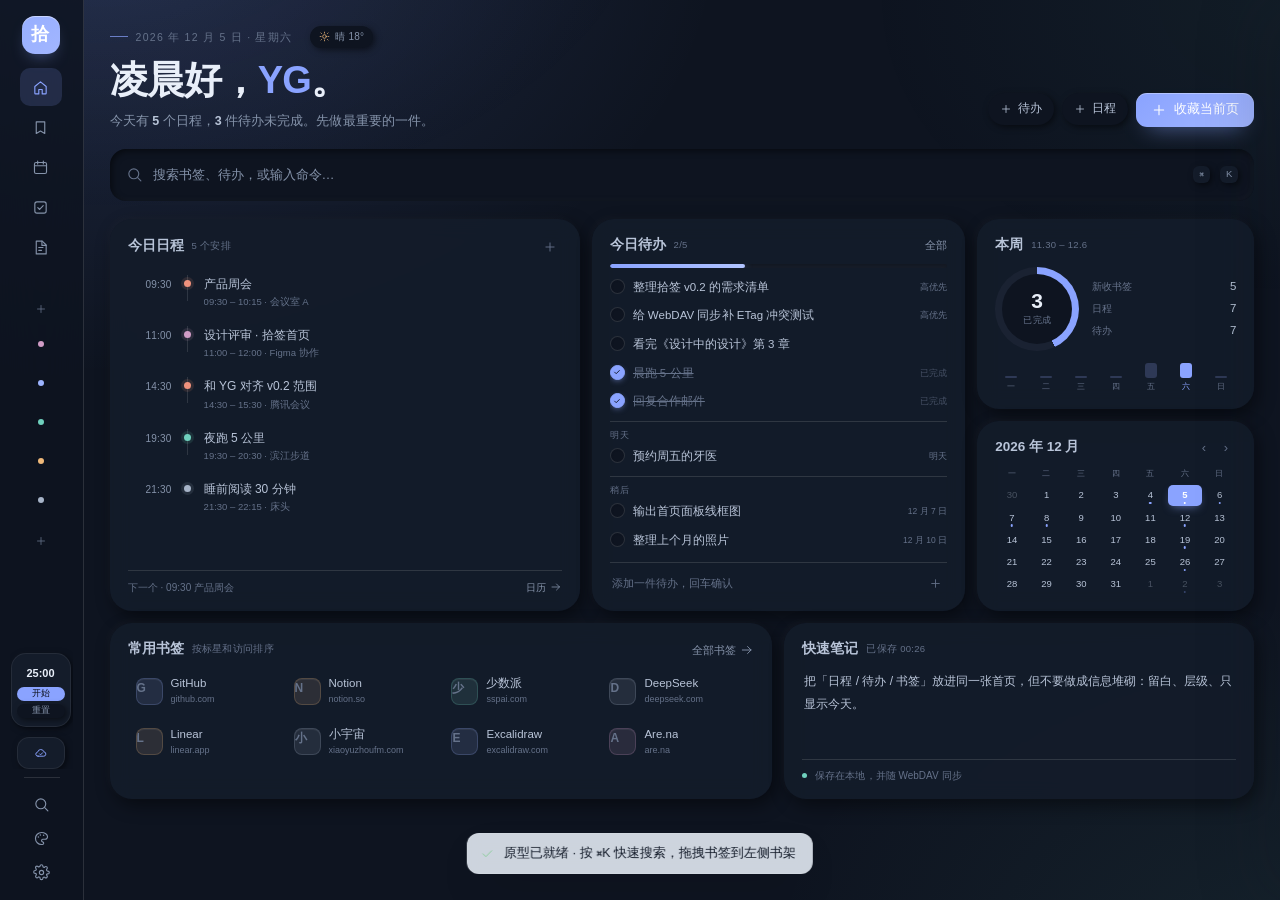
<file: prototype/v0.4.html>
<!doctype html>
<html lang="zh-CN" data-theme="dark" data-skin="midnight" data-accent="indigo" data-icon="md">
<head>
<meta charset="utf-8" />
<meta name="viewport" content="width=device-width, initial-scale=1" />
<title>拾签 · 你的私人书签书房</title>
<meta name="description" content="拾签 SHIQIAN — 本地优先的书签工作台，支持 WebDAV 云端同步。界面原型 v0.1" />
<style>
/* ============ tokens ============ */
*,*::before,*::after{box-sizing:border-box}
html,body{margin:0;padding:0}
:root{
  --paper:#f3efe6;
  --paper-2:#fbf9f4;
  --paper-3:#ece7db;
  --paper-4:#e3ddcf;
  --ink:#1c1a16;
  --ink-2:#4b463d;
  --ink-3:#8b8478;
  --ink-4:#aaa294;
  --line:rgba(30,27,21,.10);
  --line-strong:rgba(30,27,21,.17);
  --accent:#b5452d;
  --accent-2:#93341f;
  --accent-soft:rgba(181,69,45,.10);
  --accent-ink:#fff8f3;
  --c-vermilion:#b5452d;
  --c-jade:#2f5b4e;
  --c-ochre:#a9722f;
  --c-indigo:#3c5578;
  --c-lotus:#8b5a6f;
  --c-slate:#5b5952;
  --danger:#a83a34;
  --ok:#3d6b48;
  --radius-xs:8px;
  --radius-sm:11px;
  --radius:16px;
  --radius-lg:20px;
  --radius-xl:26px;
  --shadow-xs:0 1px 2px rgba(35,28,16,.05);
  --shadow-sm:0 2px 6px rgba(35,28,16,.05),0 1px 2px rgba(35,28,16,.04);
  --shadow-md:0 14px 34px -18px rgba(35,28,16,.30),0 2px 6px rgba(35,28,16,.04);
  --shadow-lg:0 36px 80px -32px rgba(28,22,12,.45),0 4px 14px rgba(28,22,12,.06);
  --font-sans:"Inter","PingFang SC","HarmonyOS Sans SC","Source Han Sans SC","Microsoft YaHei",-apple-system,"Segoe UI",Roboto,sans-serif;
  --font-serif:"Songti SC","Source Han Serif SC","Noto Serif SC","STSong","SimSun",Georgia,serif;
  --ease:cubic-bezier(.22,.68,.28,1);
  --ease-out:cubic-bezier(.16,1,.3,1);
  --rail:264px;
}
html[data-accent="jade"]{--accent:#2f5b4e;--accent-2:#234639;--accent-soft:rgba(47,91,78,.12);--accent-ink:#f3faf6}
html[data-accent="indigo"]{--accent:#3c5578;--accent-2:#2d425f;--accent-soft:rgba(60,85,120,.12);--accent-ink:#f5f8fc}
html[data-accent="ochre"]{--accent:#a0641f;--accent-2:#7f4f16;--accent-soft:rgba(169,114,47,.12);--accent-ink:#fdf8ee}
html[data-theme="dark"]{
  --paper:#141310;
  --paper-2:#1b1a15;
  --paper-3:#232119;
  --paper-4:#2b2820;
  --ink:#f2ede1;
  --ink-2:#c3bbab;
  --ink-3:#8d8577;
  --ink-4:#6d675c;
  --line:rgba(242,237,225,.10);
  --line-strong:rgba(242,237,225,.18);
  --accent:#e07a58;
  --accent-2:#ef8f6d;
  --accent-soft:rgba(224,122,88,.14);
  --accent-ink:#1c120c;
  --c-vermilion:#e0765a;
  --c-jade:#74b29b;
  --c-ochre:#d9a45c;
  --c-indigo:#8fa8ce;
  --c-lotus:#c08fa6;
  --c-slate:#a6a299;
  --danger:#e08576;
  --ok:#8cbd97;
  --shadow-xs:0 1px 2px rgba(0,0,0,.3);
  --shadow-sm:0 2px 8px rgba(0,0,0,.28);
  --shadow-md:0 18px 40px -20px rgba(0,0,0,.7),0 2px 8px rgba(0,0,0,.3);
  --shadow-lg:0 40px 90px -36px rgba(0,0,0,.85),0 6px 18px rgba(0,0,0,.35);
}
html[data-theme="dark"][data-accent="jade"]{--accent:#79b8a0;--accent-2:#8fcbb4;--accent-soft:rgba(121,184,160,.14);--accent-ink:#0d1713}
html[data-theme="dark"][data-accent="indigo"]{--accent:#93acd0;--accent-2:#a9bfdc;--accent-soft:rgba(147,172,208,.14);--accent-ink:#0d1118}
html[data-theme="dark"][data-accent="ochre"]{--accent:#dca861;--accent-2:#e9bb7d;--accent-soft:rgba(220,168,97,.14);--accent-ink:#1a1207}

/* ============ base ============ */
html{background:var(--paper)}
body{
  font-family:var(--font-sans);
  font-size:14px;
  line-height:1.55;
  color:var(--ink);
  background:var(--paper);
  -webkit-font-smoothing:antialiased;
  text-rendering:optimizeLegibility;
  min-height:100vh;
  overflow-x:hidden;
}
body::before{
  content:"";position:fixed;inset:0;z-index:0;pointer-events:none;
  background:
    radial-gradient(1000px 560px at 6% -12%, color-mix(in oklab, var(--accent) 9%, transparent), transparent 62%),
    radial-gradient(820px 520px at 102% -4%, color-mix(in oklab, var(--c-indigo) 7%, transparent), transparent 58%),
    radial-gradient(900px 700px at 50% 118%, color-mix(in oklab, var(--c-jade) 5%, transparent), transparent 60%);
}
body::after{
  content:"";position:fixed;inset:0;z-index:1;pointer-events:none;opacity:.05;
  background-image:url("data:image/svg+xml,%3Csvg xmlns='http://www.w3.org/2000/svg' width='160' height='160'%3E%3Cfilter id='n'%3E%3CfeTurbulence type='fractalNoise' baseFrequency='0.85' numOctaves='3' stitchTiles='stitch'/%3E%3C/filter%3E%3Crect width='160' height='160' filter='url(%23n)' opacity='0.55'/%3E%3C/svg%3E");
}
html[data-theme="dark"] body::after{opacity:.07;mix-blend-mode:screen}
button,input,select,textarea{font:inherit;color:inherit}
button{background:none;border:0;padding:0;cursor:pointer}
a{color:inherit;text-decoration:none}
h1,h2,h3,h4,p{margin:0}
::selection{background:color-mix(in oklab, var(--accent) 26%, transparent);color:var(--ink)}
:focus-visible{outline:2px solid color-mix(in oklab, var(--accent) 60%, transparent);outline-offset:2px}
.ic{width:18px;height:18px;display:block;flex:none;fill:none;stroke:currentColor;stroke-width:1.6;stroke-linecap:round;stroke-linejoin:round}
.ic--fill{fill:currentColor;stroke:none}
.sr{position:absolute;width:1px;height:1px;padding:0;margin:-1px;overflow:hidden;clip:rect(0 0 0 0);white-space:nowrap;border:0}

/* ============ shell ============ */
.app{position:relative;z-index:2;display:grid;grid-template-columns:var(--rail) minmax(0,1fr);min-height:100vh}

/* ============ rail ============ */
.rail{
  position:sticky;top:0;height:100vh;display:flex;flex-direction:column;
  padding:26px 18px 18px;border-right:1px solid var(--line);
  background:color-mix(in oklab, var(--paper) 62%, transparent);
  backdrop-filter:blur(18px);
}
.brand{display:flex;align-items:center;gap:11px;padding:0 8px;margin-bottom:26px}
.seal{
  width:38px;height:38px;border-radius:10px;display:grid;place-items:center;flex:none;
  background:linear-gradient(150deg, color-mix(in oklab, var(--accent) 92%, #fff 8%), var(--accent));
  color:var(--accent-ink);font-family:var(--font-serif);font-size:21px;font-weight:600;
  box-shadow:0 6px 14px -8px color-mix(in oklab, var(--accent) 70%, transparent), inset 0 1px 0 rgba(255,255,255,.24);
  letter-spacing:0;
}
.brand-name{font-family:var(--font-serif);font-size:19px;font-weight:600;letter-spacing:.14em;line-height:1.1}
.brand-sub{margin-top:3px;font-size:9.5px;letter-spacing:.3em;color:var(--ink-3);font-weight:500}
.rail-group{margin-bottom:6px}
.rail-label{
  display:flex;align-items:center;justify-content:space-between;
  padding:0 10px;margin:18px 0 8px;font-size:10.5px;letter-spacing:.18em;color:var(--ink-4);font-weight:600;
}
.rail-label button{color:var(--ink-4);border-radius:6px;padding:2px;display:grid;place-items:center;transition:color .2s}
.rail-label button:hover{color:var(--accent)}
.rail-label .ic{width:14px;height:14px}
.nav-list{display:flex;flex-direction:column;gap:2px}
.nav-item{
  display:flex;align-items:center;gap:10px;width:100%;padding:9px 10px;border-radius:10px;
  color:var(--ink-2);font-size:13.5px;text-align:left;position:relative;
  transition:background .18s var(--ease),color .18s var(--ease),transform .18s var(--ease);
}
.nav-item:hover{background:color-mix(in oklab, var(--ink) 4%, transparent);color:var(--ink)}
.nav-item .ic{width:16px;height:16px;color:var(--ink-3)}
.nav-item .label{flex:1;min-width:0;overflow:hidden;text-overflow:ellipsis;white-space:nowrap}
.nav-item .count{font-size:11.5px;color:var(--ink-4);font-variant-numeric:tabular-nums}
.nav-item.is-active{background:var(--accent-soft);color:var(--accent);font-weight:500}
.nav-item.is-active .ic{color:var(--accent)}
.nav-item.is-active .count{color:color-mix(in oklab, var(--accent) 70%, var(--ink-3))}
.nav-item.is-drop{background:var(--accent-soft);box-shadow:inset 0 0 0 1px color-mix(in oklab, var(--accent) 40%, transparent)}
.dot{width:7px;height:7px;border-radius:50%;background:var(--mc,var(--ink-3));flex:none;box-shadow:0 0 0 3px color-mix(in oklab, var(--mc,var(--ink-3)) 12%, transparent)}
.cat-item .label{font-size:13px}
.cat-drag-hint{opacity:0;font-size:10px;color:var(--accent);transition:opacity .2s}
body.is-dragging .cat-drag-hint{opacity:.8}
.rail-spacer{flex:1;min-height:18px}
.sync-card{
  border:1px solid var(--line);border-radius:14px;padding:12px 12px 11px;
  background:linear-gradient(160deg, color-mix(in oklab, var(--paper-2) 92%, transparent), color-mix(in oklab, var(--paper-3) 60%, transparent));
  box-shadow:var(--shadow-xs);margin-bottom:10px;cursor:pointer;text-align:left;width:100%;
  transition:border-color .2s var(--ease),box-shadow .2s var(--ease),transform .2s var(--ease);
}
.sync-card:hover{border-color:color-mix(in oklab, var(--accent) 30%, var(--line));transform:translateY(-1px);box-shadow:var(--shadow-sm)}
.sync-head{display:flex;align-items:center;gap:8px;font-size:12px;font-weight:600;color:var(--ink-2)}
.sync-head .ic{width:15px;height:15px;color:var(--accent)}
.sync-status{margin-left:auto;font-size:10px;font-weight:500;color:var(--ok);display:flex;align-items:center;gap:5px}
.sync-status::before{content:"";width:5px;height:5px;border-radius:50%;background:currentColor;box-shadow:0 0 0 3px color-mix(in oklab, currentColor 18%, transparent)}
.sync-status[data-state="syncing"]{color:var(--c-ochre)}
.sync-status[data-state="error"]{color:var(--danger)}
.sync-status[data-state="off"]{color:var(--ink-4)}
.sync-meta{margin-top:7px;font-size:10.5px;color:var(--ink-4);display:flex;justify-content:space-between;gap:8px}
.rail-foot{display:flex;align-items:center;gap:4px;padding:2px 2px 0}
.rail-foot .icon-btn{width:32px;height:32px;border-radius:9px}
.rail-foot .avatar{
  margin-left:auto;width:28px;height:28px;border-radius:50%;display:grid;place-items:center;
  background:linear-gradient(145deg, var(--c-jade), color-mix(in oklab, var(--c-jade) 60%, #000 40%));
  color:#f2f7f3;font-size:11px;font-weight:600;letter-spacing:.02em;
  box-shadow:inset 0 1px 0 rgba(255,255,255,.25);
}

/* ============ stage ============ */
.stage{padding:0 40px 90px;min-width:0}
.wrap{width:100%;max-width:1180px;margin:0 auto}

/* topbar */
.topbar{
  position:sticky;top:0;z-index:20;height:70px;display:flex;align-items:center;gap:12px;
  background:linear-gradient(to bottom, color-mix(in oklab, var(--paper) 92%, transparent) 55%, transparent);
  backdrop-filter:blur(10px);
}
.crumbs{display:flex;align-items:center;gap:8px;font-size:12px;color:var(--ink-3);letter-spacing:.02em}
.crumbs .sep{opacity:.45}
.crumbs strong{font-weight:500;color:var(--ink-2)}
.top-actions{margin-left:auto;display:flex;align-items:center;gap:8px}

/* buttons + fields */
.btn{
  display:inline-flex;align-items:center;justify-content:center;gap:7px;height:38px;padding:0 15px;
  border:1px solid var(--line-strong);border-radius:11px;background:color-mix(in oklab, var(--paper-2) 86%, transparent);
  color:var(--ink);font-size:13px;font-weight:500;white-space:nowrap;
  transition:background .18s var(--ease),border-color .18s var(--ease),transform .18s var(--ease),box-shadow .18s var(--ease);
  box-shadow:var(--shadow-xs);
}
.btn:hover{background:var(--paper-2);border-color:var(--ink-4);transform:translateY(-1px);box-shadow:var(--shadow-sm)}
.btn:active{transform:translateY(0) scale(.99)}
.btn .ic{width:16px;height:16px}
.btn-primary{background:var(--accent);border-color:var(--accent);color:var(--accent-ink);box-shadow:0 10px 22px -14px color-mix(in oklab, var(--accent) 80%, transparent)}
.btn-primary:hover{background:var(--accent-2);border-color:var(--accent-2);color:var(--accent-ink);box-shadow:0 14px 26px -14px color-mix(in oklab, var(--accent) 80%, transparent)}
.btn-ghost{border-color:transparent;background:transparent;box-shadow:none;color:var(--ink-2)}
.btn-ghost:hover{background:color-mix(in oklab, var(--ink) 5%, transparent);border-color:transparent;color:var(--ink);box-shadow:none}
.btn-danger{color:var(--danger);border-color:color-mix(in oklab, var(--danger) 30%, var(--line))}
.btn-danger:hover{background:color-mix(in oklab, var(--danger) 8%, transparent);border-color:color-mix(in oklab, var(--danger) 50%, transparent)}
.btn-sm{height:32px;padding:0 12px;font-size:12.5px;border-radius:9px}
.btn-block{width:100%}
.icon-btn{
  display:inline-grid;place-items:center;width:36px;height:36px;border-radius:10px;color:var(--ink-2);
  border:1px solid transparent;transition:background .18s var(--ease),color .18s var(--ease),border-color .18s var(--ease);
}
.icon-btn:hover{background:color-mix(in oklab, var(--ink) 5%, transparent);color:var(--ink)}
.icon-btn .ic{width:17px;height:17px}
.icon-btn.is-on{color:var(--accent);background:var(--accent-soft)}
.field-label{display:block;font-size:11.5px;font-weight:600;letter-spacing:.08em;color:var(--ink-3);margin-bottom:7px}
.input,.select,.textarea{
  width:100%;height:42px;padding:0 13px;border:1px solid var(--line);border-radius:11px;
  background:var(--paper-2);color:var(--ink);font-size:13.5px;
  transition:border-color .18s var(--ease),box-shadow .18s var(--ease),background .18s var(--ease);
}
.textarea{height:auto;min-height:88px;padding:11px 13px;resize:vertical;line-height:1.65}
.input::placeholder,.textarea::placeholder{color:var(--ink-4)}
.input:focus,.select:focus,.textarea:focus{outline:none;border-color:color-mix(in oklab, var(--accent) 55%, var(--line));box-shadow:0 0 0 4px var(--accent-soft);background:var(--paper-2)}
.select{appearance:none;background-image:url("data:image/svg+xml,%3Csvg xmlns='http://www.w3.org/2000/svg' width='12' height='12' viewBox='0 0 24 24' fill='none' stroke='%238b8478' stroke-width='2' stroke-linecap='round'%3E%3Cpath d='M6 9l6 6 6-6'/%3E%3C/svg%3E");background-repeat:no-repeat;background-position:right 13px center;padding-right:34px;cursor:pointer}
html[data-theme="dark"] .select{background-image:url("data:image/svg+xml,%3Csvg xmlns='http://www.w3.org/2000/svg' width='12' height='12' viewBox='0 0 24 24' fill='none' stroke='%238d8577' stroke-width='2' stroke-linecap='round'%3E%3Cpath d='M6 9l6 6 6-6'/%3E%3C/svg%3E")}
.field{margin-bottom:16px}
.field:last-child{margin-bottom:0}
.field-hint{margin-top:6px;font-size:11.5px;color:var(--ink-4);line-height:1.5}
.row-2{display:grid;grid-template-columns:1fr 1fr;gap:12px}

/* hero */
.hero{display:flex;align-items:flex-end;gap:32px;padding:34px 0 0}
.hero-copy{flex:1;min-width:0}
.eyebrow{display:flex;align-items:center;gap:8px;font-size:11.5px;letter-spacing:.16em;color:var(--ink-3);font-weight:500;text-transform:uppercase}
.eyebrow .line{width:26px;height:1px;background:var(--line-strong)}
.hero h1{
  margin:14px 0 0;font-family:var(--font-serif);font-weight:600;font-size:clamp(30px,3.1vw,42px);
  line-height:1.18;letter-spacing:.01em;color:var(--ink);
}
.hero h1 em{font-style:normal;color:var(--accent);position:relative}
.hero-sub{margin-top:12px;font-size:13.5px;color:var(--ink-3);display:flex;align-items:center;gap:8px;flex-wrap:wrap}
.hero-sub b{font-weight:600;color:var(--ink-2);font-variant-numeric:tabular-nums}
.hero-sub .dot-sep{width:3px;height:3px;border-radius:50%;background:var(--ink-4)}
.week-card{
  width:212px;flex:none;border:1px solid var(--line);border-radius:var(--radius);padding:14px 15px 12px;
  background:color-mix(in oklab, var(--paper-2) 78%, transparent);box-shadow:var(--shadow-xs);
}
.week-head{display:flex;align-items:baseline;justify-content:space-between;margin-bottom:12px}
.week-head span{font-size:10.5px;letter-spacing:.14em;color:var(--ink-4);font-weight:600}
.week-head b{font-family:var(--font-serif);font-size:20px;font-weight:600;line-height:1}
.week-bars{display:flex;align-items:flex-end;justify-content:space-between;gap:5px;height:52px}
.week-bar{flex:1;display:flex;flex-direction:column;align-items:center;gap:6px;height:100%;justify-content:flex-end}
.week-bar i{display:block;width:100%;max-width:14px;border-radius:4px 4px 2px 2px;background:color-mix(in oklab, var(--accent) 22%, var(--paper-3));min-height:3px;transition:height .5s var(--ease)}
.week-bar.is-today i{background:var(--accent)}
.week-bar span{font-size:9px;color:var(--ink-4);letter-spacing:.02em}
.week-bar.is-today span{color:var(--accent);font-weight:600}

/* search */
.searchbar{position:relative;margin-top:26px}
.searchbar .ic{position:absolute;left:17px;top:50%;transform:translateY(-50%);width:19px;height:19px;color:var(--ink-3);pointer-events:none}
.search-input{
  width:100%;height:54px;padding:0 118px 0 47px;border-radius:15px;border:1px solid var(--line);
  background:color-mix(in oklab, var(--paper-2) 88%, transparent);color:var(--ink);font-size:14.5px;
  box-shadow:var(--shadow-xs);transition:border-color .2s var(--ease),box-shadow .2s var(--ease),background .2s;
}
.search-input::placeholder{color:var(--ink-4)}
.search-input:focus{outline:none;border-color:color-mix(in oklab, var(--accent) 45%, var(--line));box-shadow:0 0 0 5px var(--accent-soft), var(--shadow-sm);background:var(--paper-2)}
.search-hint{position:absolute;right:14px;top:50%;transform:translateY(-50%);display:flex;align-items:center;gap:7px}
.kbd{
  font-family:var(--font-sans);font-size:10.5px;font-weight:500;color:var(--ink-3);
  border:1px solid var(--line-strong);border-bottom-width:2px;border-radius:6px;padding:2px 7px;background:var(--paper-2);line-height:1.5;
}
.search-clear{position:absolute;right:14px;top:50%;transform:translateY(-50%);display:none;width:26px;height:26px;border-radius:8px;place-items:center;color:var(--ink-3)}
.search-clear:hover{background:var(--paper-3);color:var(--ink)}
.searchbar.has-value .search-clear{display:grid}
.searchbar.has-value .search-hint{display:none}

/* recents */
.section{margin-top:38px}
.section-head{display:flex;align-items:center;gap:12px;margin-bottom:14px}
.section-title{font-family:var(--font-serif);font-size:17px;font-weight:600;letter-spacing:.02em;display:flex;align-items:baseline;gap:9px}
.section-title .count-pill{font-family:var(--font-sans);font-size:11px;font-weight:500;color:var(--ink-3);background:var(--paper-3);border-radius:999px;padding:2px 8px;letter-spacing:0}
.section-head .spacer{flex:1}
.link-btn{font-size:12px;color:var(--ink-3);display:inline-flex;align-items:center;gap:4px;transition:color .18s}
.link-btn:hover{color:var(--accent)}
.link-btn .ic{width:14px;height:14px}
.recent-strip{display:flex;gap:10px;overflow-x:auto;padding:2px 2px 8px;scrollbar-width:none}
.recent-strip::-webkit-scrollbar{display:none}
.recent{
  display:flex;align-items:center;gap:10px;flex:none;padding:9px 14px 9px 10px;border-radius:12px;
  border:1px solid var(--line);background:color-mix(in oklab, var(--paper-2) 70%, transparent);
  transition:border-color .2s var(--ease),transform .2s var(--ease),background .2s;
}
.recent:hover{border-color:color-mix(in oklab, var(--accent) 28%, var(--line));transform:translateY(-2px);background:var(--paper-2)}
.recent-copy{display:flex;flex-direction:column;min-width:0;max-width:190px;text-align:left}
.recent-title{font-size:12.5px;font-weight:500;white-space:nowrap;overflow:hidden;text-overflow:ellipsis;max-width:190px}
.recent-host{font-size:10.5px;color:var(--ink-4);white-space:nowrap;overflow:hidden;text-overflow:ellipsis}

/* mono */
.mono{
  width:34px;height:34px;border-radius:10px;display:grid;place-items:center;flex:none;
  font-family:var(--font-serif);font-size:15px;font-weight:600;letter-spacing:0;
  background:color-mix(in oklab, var(--mc, var(--ink-3)) 13%, var(--paper-2));
  color:var(--mc, var(--ink-2));
  border:1px solid color-mix(in oklab, var(--mc, var(--ink-3)) 20%, transparent);
  box-shadow:inset 0 1px 0 rgba(255,255,255,.35);
  transition:transform .22s var(--ease),box-shadow .22s var(--ease);
  overflow:hidden;
}
html[data-theme="dark"] .mono{box-shadow:inset 0 1px 0 rgba(255,255,255,.06)}
.mono--lg{width:52px;height:52px;border-radius:14px;font-size:23px}
.mono--sm{width:26px;height:26px;border-radius:8px;font-size:12px}
.mono--xs{width:22px;height:22px;border-radius:7px;font-size:10px}

/* tags */
.tag{
  display:inline-flex;align-items:center;height:21px;padding:0 8px;border-radius:999px;
  background:color-mix(in oklab, var(--ink) 5%, transparent);color:var(--ink-2);
  font-size:10.5px;letter-spacing:.01em;white-space:nowrap;
}
html[data-theme="dark"] .tag{background:color-mix(in oklab, var(--paper-3) 80%, transparent)}
.tag-list{display:flex;gap:5px;flex-wrap:wrap;min-width:0}
.tag-add{
  display:inline-flex;align-items:center;height:21px;padding:0 8px;border-radius:999px;border:1px dashed var(--line-strong);
  color:var(--ink-4);font-size:10.5px;
}
.tag-add:hover{border-color:var(--accent);color:var(--accent)}

/* library toolbar */
.toolbar{display:flex;align-items:center;gap:10px;margin:34px 0 16px}
.toolbar .section-title{font-size:19px}
.toolbar .spacer{flex:1}
.seg{display:inline-flex;padding:3px;border:1px solid var(--line);border-radius:10px;background:color-mix(in oklab, var(--paper-2) 70%, transparent)}
.seg button{width:30px;height:28px;border-radius:7px;display:grid;place-items:center;color:var(--ink-4)}
.seg button:hover{color:var(--ink-2)}
.seg button.is-active{background:var(--paper-2);color:var(--ink);box-shadow:var(--shadow-xs)}
.seg .ic{width:15px;height:15px}
.sort-select{height:32px;font-size:12px;padding:0 30px 0 11px;border-radius:9px;background-color:transparent;border-color:transparent;color:var(--ink-3);width:auto}
.sort-select:hover{border-color:var(--line);background:var(--paper-2)}
.sort-select:focus{box-shadow:0 0 0 3px var(--accent-soft)}

/* cards */
.grid{display:grid;grid-template-columns:repeat(auto-fill,minmax(232px,1fr));gap:13px}
.card{
  position:relative;display:flex;flex-direction:column;min-height:138px;padding:15px 15px 13px;
  border:1px solid var(--line);border-radius:var(--radius);background:color-mix(in oklab, var(--paper-2) 82%, transparent);
  cursor:pointer;overflow:hidden;
  transition:transform .24s var(--ease),box-shadow .24s var(--ease),border-color .24s var(--ease),background .24s;
  animation:rise .5s var(--ease-out) both;
}
@keyframes rise{from{opacity:0;transform:translateY(10px)}to{opacity:1;transform:none}}
.card::after{
  content:"";position:absolute;inset:0;border-radius:inherit;pointer-events:none;
  background:radial-gradient(340px 120px at 86% -30%, color-mix(in oklab, var(--mc,var(--accent)) 10%, transparent), transparent 70%);
  opacity:0;transition:opacity .3s;
}
.card:hover{transform:translateY(-3px);border-color:color-mix(in oklab, var(--mc,var(--accent)) 30%, var(--line));box-shadow:var(--shadow-md);background:var(--paper-2)}
.card:hover::after{opacity:1}
.card:hover .mono{transform:scale(1.04) rotate(-1.5deg);box-shadow:0 8px 18px -12px var(--mc),inset 0 1px 0 rgba(255,255,255,.4)}
.card-top{display:flex;align-items:flex-start;justify-content:space-between;gap:8px;margin-bottom:12px}
.card-star{width:26px;height:26px;border-radius:8px;display:grid;place-items:center;color:var(--ink-4);opacity:0;transition:opacity .2s,color .2s,background .2s}
.card:hover .card-star,.card-star.is-stared{opacity:1}
.card-star:hover{background:var(--paper-3);color:var(--ink-2)}
.card-star.is-stared{color:var(--accent)}
.card-star .ic{width:15px;height:15px}
.card-title{
  font-size:14px;font-weight:500;line-height:1.45;color:var(--ink);letter-spacing:.005em;
  display:-webkit-box;-webkit-line-clamp:2;-webkit-box-orient:vertical;overflow:hidden;word-break:break-word;
}
.card-host{margin-top:5px;font-size:11px;color:var(--ink-4);white-space:nowrap;overflow:hidden;text-overflow:ellipsis}
.card-foot{margin-top:auto;padding-top:12px;display:flex;align-items:center;gap:8px;min-width:0}
.card-foot .tag-list{flex:1;overflow:hidden;flex-wrap:nowrap}
.card-time{font-size:10px;color:var(--ink-4);white-space:nowrap;font-variant-numeric:tabular-nums}
.card.is-drag{opacity:.45;transform:scale(.98)}

/* list */
.list{display:flex;flex-direction:column;border:1px solid var(--line);border-radius:var(--radius);overflow:hidden;background:color-mix(in oklab, var(--paper-2) 62%, transparent)}
.row{
  display:flex;align-items:center;gap:12px;padding:11px 14px;border-bottom:1px solid var(--line);cursor:pointer;
  transition:background .18s var(--ease);animation:rise .4s var(--ease-out) both;
}
.row:last-child{border-bottom:0}
.row:hover{background:var(--paper-2)}
.row-title{font-size:13.5px;font-weight:500;white-space:nowrap;overflow:hidden;text-overflow:ellipsis;max-width:340px}
.row-host{font-size:11px;color:var(--ink-4);white-space:nowrap;overflow:hidden;text-overflow:ellipsis;max-width:280px}
.row-main{flex:1;min-width:0;display:flex;align-items:baseline;gap:10px}
.row-tags{display:flex;gap:5px;flex:none}
.row-star{color:var(--ink-4);width:26px;height:26px;border-radius:7px;display:grid;place-items:center;opacity:0}
.row:hover .row-star,.row-star.is-stared{opacity:1}
.row-star.is-stared{color:var(--accent)}
.row-time{font-size:11px;color:var(--ink-4);width:74px;text-align:right;flex:none;font-variant-numeric:tabular-nums}

/* empty */
.empty{
  display:flex;flex-direction:column;align-items:center;justify-content:center;gap:10px;
  padding:64px 20px;border:1px dashed var(--line-strong);border-radius:var(--radius);color:var(--ink-3);
  background:color-mix(in oklab, var(--paper-2) 40%, transparent);
}
.empty-seal{
  width:52px;height:52px;border-radius:14px;display:grid;place-items:center;font-family:var(--font-serif);
  font-size:22px;color:var(--ink-3);border:1px solid var(--line-strong);background:var(--paper-2);margin-bottom:4px;
}
.empty h3{font-family:var(--font-serif);font-size:16px;font-weight:600;color:var(--ink-2)}
.empty p{font-size:12.5px;color:var(--ink-4)}

/* ============ inspector drawer ============ */
.drawer-scrim{
  position:fixed;inset:0;z-index:64;background:rgba(22,18,12,.30);backdrop-filter:blur(2px);
  opacity:0;visibility:hidden;transition:opacity .3s var(--ease),visibility .3s;
}
.drawer-scrim.is-open{opacity:1;visibility:visible}
.inspector{
  position:fixed;top:0;right:0;z-index:70;height:100%;width:min(406px,100vw);
  display:flex;flex-direction:column;background:var(--paper-2);border-left:1px solid var(--line);
  box-shadow:-40px 0 90px -50px rgba(25,19,10,.5);
  transform:translateX(102%);transition:transform .38s var(--ease-out);
}
.inspector.is-open{transform:none}
.insp-head{display:flex;align-items:center;gap:8px;padding:16px 16px 12px}
.insp-head .label{font-size:11px;letter-spacing:.18em;color:var(--ink-4);font-weight:600}
.insp-head .spacer{flex:1}
.insp-body{flex:1;overflow-y:auto;padding:6px 22px 24px}
.insp-hero{display:flex;align-items:center;gap:14px;padding:8px 0 18px;border-bottom:1px solid var(--line)}
.insp-title{font-family:var(--font-serif);font-size:20px;font-weight:600;line-height:1.35;word-break:break-word}
.insp-url{margin-top:4px;font-size:11.5px;color:var(--ink-4);word-break:break-all;max-height:34px;overflow:hidden}
.insp-actions{display:flex;gap:8px;padding:16px 0 20px}
.insp-actions .btn{flex:1}
.insp-actions .icon-btn{width:38px;height:38px;border:1px solid var(--line-strong);background:var(--paper-2);border-radius:11px}
.insp-actions .icon-btn.is-on{color:var(--accent);border-color:color-mix(in oklab, var(--accent) 35%, var(--line));background:var(--accent-soft)}
.insp-field{padding:14px 0;border-top:1px solid var(--line)}
.insp-field:first-of-type{border-top:0}
.insp-meta{display:grid;grid-template-columns:1fr 1fr;gap:10px 14px;padding:16px 0 4px;border-top:1px solid var(--line);margin-top:4px}
.meta-cell{display:flex;flex-direction:column;gap:3px}
.meta-cell span{font-size:10px;letter-spacing:.1em;color:var(--ink-4);text-transform:uppercase}
.meta-cell b{font-size:12.5px;font-weight:500;color:var(--ink-2);font-variant-numeric:tabular-nums}
.insp-foot{padding:12px 16px 16px;border-top:1px solid var(--line);display:flex;gap:8px;align-items:center;background:color-mix(in oklab, var(--paper-2) 90%, transparent)}
.insp-note{font-size:10.5px;color:var(--ink-4);margin-right:auto}

/* ============ overlays ============ */
.overlay{
  position:fixed;inset:0;z-index:80;display:grid;place-items:center;padding:24px;
  background:rgba(24,19,12,.44);backdrop-filter:blur(7px) saturate(.9);
  opacity:0;visibility:hidden;transition:opacity .26s var(--ease),visibility .26s;
}
.overlay.is-open{opacity:1;visibility:visible}
.modal{
  width:min(100%,560px);max-height:90vh;display:flex;flex-direction:column;overflow:hidden;
  background:var(--paper-2);border:1px solid color-mix(in oklab, var(--ink) 12%, transparent);
  border-radius:var(--radius-xl);box-shadow:var(--shadow-lg);
  transform:translateY(14px) scale(.985);transition:transform .32s var(--ease-out);
}
.overlay.is-open .modal{transform:none}
.modal-head{display:flex;align-items:flex-start;gap:12px;padding:22px 24px 6px}
.modal-head .titles{flex:1;min-width:0}
.modal-title{font-family:var(--font-serif);font-size:21px;font-weight:600;letter-spacing:.01em;line-height:1.3}
.modal-sub{margin-top:4px;font-size:12px;color:var(--ink-4);line-height:1.5}
.modal-body{padding:18px 24px 22px;overflow-y:auto}
.modal-foot{display:flex;align-items:center;gap:10px;padding:14px 24px 20px;border-top:1px solid var(--line);background:color-mix(in oklab, var(--paper) 40%, transparent)}
.modal-foot .spacer{flex:1}
.modal-foot .foot-note{font-size:11px;color:var(--ink-4);display:flex;align-items:center;gap:6px}
.modal-foot .foot-note .dot{width:5px;height:5px;box-shadow:none}
.close-btn{width:32px;height:32px;border-radius:9px;display:grid;place-items:center;color:var(--ink-4);margin:-4px -6px 0 0}
.close-btn:hover{background:var(--paper-3);color:var(--ink)}
.close-btn .ic{width:16px;height:16px}
.overlay--top{place-items:start center;padding-top:12vh}

/* ============ collect popup ============ */
.collect-modal{width:min(100%,412px)}
.collect-head{display:flex;align-items:center;gap:9px;padding:16px 16px 12px}
.collect-head .brand-name{font-size:14px;letter-spacing:.08em}
.collect-head .spacer{flex:1}
.collect-chip{
  font-size:9.5px;letter-spacing:.1em;color:var(--ink-3);border:1px solid var(--line);
  border-radius:999px;padding:2px 8px;background:var(--paper-3);
}
.collect-body{padding:0 16px 16px}
.page-preview{
  display:flex;gap:12px;padding:13px;border:1px solid var(--line);border-radius:14px;
  background:color-mix(in oklab, var(--paper) 55%, transparent);
}
.page-preview .mono{width:44px;height:44px;border-radius:12px;font-size:19px}
.page-copy{flex:1;min-width:0}
.page-title-input{
  width:100%;border:0;background:transparent;padding:0;font-size:14px;font-weight:500;line-height:1.45;color:var(--ink);
  white-space:nowrap;overflow:hidden;text-overflow:ellipsis;
}
.page-title-input:focus{outline:none;border-bottom:1px dashed var(--line-strong)}
.page-url{display:flex;align-items:center;gap:5px;margin-top:4px;font-size:11px;color:var(--ink-4);min-width:0}
.page-url span{white-space:nowrap;overflow:hidden;text-overflow:ellipsis}
.page-url .ic{width:11px;height:11px}
.icon-refresh{
  margin-top:7px;display:inline-flex;align-items:center;gap:4px;font-size:10.5px;color:var(--ink-4);
}
.icon-refresh:hover{color:var(--accent)}
.icon-refresh .ic{width:11px;height:11px}
.collect-label{display:flex;align-items:center;justify-content:space-between;margin:16px 0 8px;font-size:10.5px;letter-spacing:.14em;color:var(--ink-4);font-weight:600}
.collect-label .warn{color:var(--danger);letter-spacing:0;font-weight:500;display:none}
.collect-label .warn.is-on{display:inline}
.shelf-chips{display:flex;flex-wrap:wrap;gap:6px}
.shelf-chip{
  display:inline-flex;align-items:center;gap:6px;height:30px;padding:0 11px;border-radius:9px;
  border:1px solid var(--line);background:var(--paper-2);font-size:12px;color:var(--ink-2);
  transition:border-color .18s,background .18s,color .18s;
}
.shelf-chip:hover{border-color:var(--line-strong);background:var(--paper-3)}
.shelf-chip.is-active{border-color:color-mix(in oklab, var(--accent) 50%, var(--line));background:var(--accent-soft);color:var(--accent);font-weight:500}
.shelf-chip .dot{width:6px;height:6px;box-shadow:none}
.tag-editor{
  display:flex;align-items:center;flex-wrap:wrap;gap:5px;min-height:40px;padding:6px 8px;
  border:1px solid var(--line);border-radius:11px;background:var(--paper-2);cursor:text;
}
.tag-editor:focus-within{border-color:color-mix(in oklab, var(--accent) 45%, var(--line));box-shadow:0 0 0 3px var(--accent-soft)}
.tag-editor .tag{padding-right:4px;gap:3px}
.tag-editor .tag button{width:14px;height:14px;display:grid;place-items:center;border-radius:4px;color:var(--ink-4)}
.tag-editor .tag button:hover{background:color-mix(in oklab, var(--ink) 8%, transparent);color:var(--ink)}
.tag-editor input{flex:1;min-width:80px;border:0;background:transparent;font-size:12px;height:24px;padding:0 3px}
.tag-editor input:focus{outline:none}
.collect-note{width:100%;height:56px;min-height:56px;font-size:12.5px;border-radius:11px;padding:9px 11px}
.collect-foot{display:flex;align-items:center;gap:8px;padding:13px 16px;border-top:1px solid var(--line);background:color-mix(in oklab, var(--paper) 45%, transparent)}
.collect-foot .meta{font-size:10.5px;color:var(--ink-4);margin-right:auto;display:flex;align-items:center;gap:6px}
.demo-note{
  margin-top:12px;font-size:11px;color:var(--ink-4);text-align:center;line-height:1.6;
  display:flex;align-items:center;justify-content:center;gap:6px;
}
.demo-note .ic{width:12px;height:12px}

/* ============ settings ============ */
.settings-modal{width:min(100%,860px);height:min(680px,90vh)}
.settings-body{display:grid;grid-template-columns:196px minmax(0,1fr);min-height:0;flex:1;overflow:hidden}
.settings-nav{padding:12px 10px 18px;border-right:1px solid var(--line);display:flex;flex-direction:column;gap:2px;background:color-mix(in oklab, var(--paper) 38%, transparent)}
.settings-nav button{
  display:flex;align-items:center;gap:9px;padding:9px 11px;border-radius:9px;font-size:12.5px;color:var(--ink-2);text-align:left;
  transition:background .18s,color .18s;
}
.settings-nav button .ic{width:15px;height:15px;color:var(--ink-4)}
.settings-nav button:hover{background:color-mix(in oklab, var(--ink) 4%, transparent)}
.settings-nav button.is-active{background:var(--paper-2);color:var(--ink);box-shadow:var(--shadow-xs);font-weight:500}
.settings-nav button.is-active .ic{color:var(--accent)}
.settings-nav .nav-foot{margin-top:auto;padding:10px 11px 0;font-size:10px;color:var(--ink-4);line-height:1.6}
.settings-pane{padding:22px 26px 28px;overflow-y:auto;min-width:0}
.pane{display:none}
.pane.is-active{display:block;animation:fade .3s var(--ease-out)}
@keyframes fade{from{opacity:0;transform:translateY(4px)}to{opacity:1;transform:none}}
.pane-title{font-family:var(--font-serif);font-size:18px;font-weight:600;margin-bottom:4px}
.pane-sub{font-size:12px;color:var(--ink-4);margin-bottom:20px;line-height:1.6}
.sync-hero{
  display:flex;align-items:center;gap:14px;padding:15px 16px;border:1px solid color-mix(in oklab, var(--ok) 26%, var(--line));
  border-radius:14px;background:linear-gradient(150deg, color-mix(in oklab, var(--ok) 7%, var(--paper-2)), var(--paper-2));
  margin-bottom:20px;transition:border-color .3s,background .3s;
}
.sync-hero[data-state="error"]{border-color:color-mix(in oklab, var(--danger) 32%, var(--line));background:linear-gradient(150deg, color-mix(in oklab, var(--danger) 7%, var(--paper-2)), var(--paper-2))}
.sync-hero[data-state="idle"]{border-color:var(--line);background:var(--paper-2)}
.sync-orb{
  width:42px;height:42px;border-radius:12px;display:grid;place-items:center;flex:none;
  background:color-mix(in oklab, var(--ok) 12%, var(--paper-2));color:var(--ok);
  border:1px solid color-mix(in oklab, var(--ok) 24%, transparent);
}
.sync-hero[data-state="error"] .sync-orb{background:color-mix(in oklab, var(--danger) 10%, var(--paper-2));color:var(--danger);border-color:color-mix(in oklab, var(--danger) 24%, transparent)}
.sync-hero[data-state="idle"] .sync-orb{background:var(--paper-3);color:var(--ink-3);border-color:var(--line)}
.sync-orb .ic{width:20px;height:20px}
.sync-hero-copy{flex:1;min-width:0}
.sync-hero-copy b{display:flex;align-items:center;gap:7px;font-size:13px;font-weight:600}
.sync-hero-copy b .status-dot{width:6px;height:6px;border-radius:50%;background:var(--ok);box-shadow:0 0 0 3px color-mix(in oklab, var(--ok) 16%, transparent)}
.sync-hero[data-state="error"] .status-dot{background:var(--danger);box-shadow:0 0 0 3px color-mix(in oklab, var(--danger) 16%, transparent)}
.sync-hero[data-state="idle"] .status-dot{background:var(--ink-4);box-shadow:none}
.sync-hero-copy span{display:block;margin-top:3px;font-size:11px;color:var(--ink-4);white-space:nowrap;overflow:hidden;text-overflow:ellipsis}
.sync-hero-actions{display:flex;gap:7px;flex:none}
.spin{animation:spin 1s linear infinite}
@keyframes spin{to{transform:rotate(360deg)}}
.form-grid{display:grid;grid-template-columns:1fr 1fr;gap:12px}
.form-grid .field{margin:0}
.form-grid .span-2{grid-column:span 2}
.input-wrap{position:relative}
.input-wrap .input{padding-right:42px}
.input-affix{position:absolute;right:6px;top:50%;transform:translateY(-50%);width:30px;height:30px;border-radius:8px;display:grid;place-items:center;color:var(--ink-4)}
.input-affix:hover{background:var(--paper-3);color:var(--ink-2)}
.input-affix .ic{width:15px;height:15px}
.hint-box{
  display:flex;gap:9px;padding:11px 13px;border-radius:11px;background:color-mix(in oklab, var(--c-indigo) 6%, var(--paper-2));
  border:1px solid color-mix(in oklab, var(--c-indigo) 16%, var(--line));font-size:11.5px;color:var(--ink-2);line-height:1.65;margin-top:14px;
}
.hint-box .ic{width:15px;height:15px;color:var(--c-indigo);margin-top:1px}
.hint-box b{font-weight:600}
.rule-list{display:flex;flex-direction:column;gap:8px}
.rule{
  display:flex;align-items:flex-start;gap:10px;padding:11px 13px;border:1px solid var(--line);border-radius:11px;cursor:pointer;
  transition:border-color .18s,background .18s;background:var(--paper-2);
}
.rule:hover{border-color:var(--line-strong)}
.rule.is-on{border-color:color-mix(in oklab, var(--accent) 45%, var(--line));background:var(--accent-soft)}
.rule input{position:absolute;opacity:0;pointer-events:none}
.rule .radio{width:15px;height:15px;border-radius:50%;border:1.5px solid var(--line-strong);flex:none;margin-top:2px;display:grid;place-items:center;transition:border-color .18s}
.rule .radio::after{content:"";width:7px;height:7px;border-radius:50%;background:var(--accent);transform:scale(0);transition:transform .18s var(--ease)}
.rule.is-on .radio{border-color:var(--accent)}
.rule.is-on .radio::after{transform:scale(1)}
.rule-copy b{display:block;font-size:12.5px;font-weight:500}
.rule-copy span{display:block;font-size:11px;color:var(--ink-4);margin-top:2px;line-height:1.5}
.switch-row{display:flex;align-items:center;gap:12px;padding:13px 0;border-top:1px solid var(--line)}
.switch-row:first-of-type{border-top:0}
.switch-row .copy{flex:1}
.switch-row .copy b{font-size:12.5px;font-weight:500;display:block}
.switch-row .copy span{font-size:11px;color:var(--ink-4)}
.switch{position:relative;width:38px;height:22px;flex:none;cursor:pointer;display:block}
.switch input{position:absolute;opacity:0;width:0;height:0}
.switch .track{position:absolute;inset:0;border-radius:999px;background:var(--paper-4);transition:background .22s var(--ease)}
.switch .thumb{
  position:absolute;top:3px;left:3px;width:16px;height:16px;border-radius:50%;background:#fff;
  box-shadow:0 1px 3px rgba(0,0,0,.25);transition:transform .22s var(--ease);
}
.switch input:checked + .track{background:var(--accent)}
.switch input:checked + .track + .thumb{transform:translateX(16px)}
.switch input:focus-visible + .track{box-shadow:0 0 0 3px var(--accent-soft)}
.log-list{display:flex;flex-direction:column;margin-top:6px;border:1px solid var(--line);border-radius:12px;overflow:hidden;background:var(--paper-2)}
.log-row{display:flex;align-items:center;gap:10px;padding:9px 12px;border-bottom:1px solid var(--line);font-size:11.5px;color:var(--ink-2)}
.log-row:last-child{border-bottom:0}
.log-row .ic{width:13px;height:13px;color:var(--ok);flex:none}
.log-row.is-error .ic{color:var(--danger)}
.log-row.is-pending .ic{color:var(--c-ochre)}
.log-row time{margin-left:auto;color:var(--ink-4);font-size:10.5px;font-variant-numeric:tabular-nums;flex:none}
.log-empty{padding:14px;text-align:center;font-size:11px;color:var(--ink-4)}

/* theme tiles */
.theme-tiles{display:grid;grid-template-columns:repeat(3,1fr);gap:10px;margin-bottom:22px}
.theme-tile{border:1px solid var(--line);border-radius:12px;padding:7px;background:var(--paper-2);text-align:left;transition:border-color .18s,transform .18s}
.theme-tile:hover{transform:translateY(-1px);border-color:var(--line-strong)}
.theme-tile.is-active{border-color:var(--accent);box-shadow:0 0 0 3px var(--accent-soft)}
.theme-preview{height:58px;border-radius:8px;border:1px solid var(--line);overflow:hidden;display:flex;flex-direction:column;gap:4px;padding:7px;background:#f3efe6}
.theme-preview i{display:block;height:5px;border-radius:3px;background:rgba(28,26,22,.18)}
.theme-preview i.w1{width:60%}.theme-preview i.w2{width:82%;background:rgba(28,26,22,.10)}.theme-preview i.w3{width:44%;background:rgba(181,69,45,.5)}
.theme-preview.dark{background:#171613}
.theme-preview.dark i{background:rgba(242,237,225,.24)}
.theme-preview.dark i.w2{background:rgba(242,237,225,.12)}
.theme-preview.dark i.w3{background:rgba(224,122,88,.6)}
.theme-preview.auto{background:linear-gradient(110deg,#f3efe6 0 50%,#171613 50% 100%)}
.theme-tile span{display:block;margin-top:7px;font-size:11.5px;color:var(--ink-2);text-align:center}
.theme-tile.is-active span{color:var(--accent);font-weight:500}
.swatches{display:flex;gap:10px;padding-top:2px}
.swatch{width:30px;height:30px;border-radius:50%;position:relative;border:2px solid transparent;transition:transform .18s}
.swatch:hover{transform:scale(1.08)}
.swatch.is-active{border-color:var(--paper-2);box-shadow:0 0 0 2px var(--accent)}
.swatch::after{content:"";position:absolute;inset:0;border-radius:50%;box-shadow:inset 0 0 0 1px rgba(0,0,0,.08)}
.swatch[data-swatch="vermilion"]{background:#b5452d}
.swatch[data-swatch="jade"]{background:#2f5b4e}
.swatch[data-swatch="indigo"]{background:#3c5578}
.swatch[data-swatch="ochre"]{background:#a0641f}
.swatch[data-swatch="lotus"]{background:#8b5a6f}
.swatch[data-swatch="slate"]{background:#5b5952}
.pref-row{display:flex;align-items:center;gap:14px;padding:14px 0;border-top:1px solid var(--line)}
.pref-row:first-of-type{border-top:0;padding-top:0}
.pref-row .copy{flex:1;min-width:0}
.pref-row .copy b{display:block;font-size:12.5px;font-weight:500}
.pref-row .copy span{display:block;font-size:11px;color:var(--ink-4);margin-top:2px}
.pref-row .select{width:180px;height:36px;font-size:12px}
.pref-row .seg{padding:2px}
.stats-grid{display:grid;grid-template-columns:repeat(3,1fr);gap:10px;margin-bottom:20px}
.stat{border:1px solid var(--line);border-radius:12px;padding:13px 14px;background:var(--paper-2)}
.stat span{display:block;font-size:10px;letter-spacing:.12em;color:var(--ink-4);text-transform:uppercase}
.stat b{display:block;margin-top:4px;font-family:var(--font-serif);font-size:24px;font-weight:600;line-height:1.1;font-variant-numeric:tabular-nums}
.stat i{font-style:normal;font-size:11px;color:var(--ink-4);margin-left:2px}
.data-actions{display:flex;flex-wrap:wrap;gap:8px}
.danger-zone{margin-top:24px;padding-top:18px;border-top:1px solid var(--line)}
.danger-zone h4{font-size:12px;color:var(--danger);margin-bottom:6px}
.danger-zone p{font-size:11px;color:var(--ink-4);margin-bottom:10px;line-height:1.6}

/* ============ command palette ============ */
.palette-modal{width:min(100%,648px);border-radius:20px;overflow:hidden}
.pal-search{display:flex;align-items:center;gap:10px;padding:16px 18px;border-bottom:1px solid var(--line)}
.pal-search .ic{width:18px;height:18px;color:var(--ink-3)}
.pal-search input{flex:1;border:0;background:transparent;font-size:15px;height:26px;color:var(--ink)}
.pal-search input:focus{outline:none}
.pal-search input::placeholder{color:var(--ink-4)}
.pal-body{max-height:58vh;overflow-y:auto;padding:8px 8px 10px}
.pal-group{padding:6px 8px 2px;font-size:10px;letter-spacing:.16em;color:var(--ink-4);font-weight:600;text-transform:uppercase}
.pal-item{
  display:flex;align-items:center;gap:10px;width:100%;padding:8px 10px;border-radius:9px;text-align:left;color:var(--ink-2);
}
.pal-item:hover,.pal-item.is-active{background:var(--paper-3);color:var(--ink)}
.pal-item .mono{width:26px;height:26px;border-radius:8px;font-size:12px}
.pal-item .pal-glyph{width:26px;height:26px;border-radius:8px;display:grid;place-items:center;background:var(--paper-3);color:var(--ink-3);flex:none}
.pal-item .pal-glyph .ic{width:14px;height:14px}
.pal-copy{flex:1;min-width:0;display:flex;flex-direction:column}
.pal-copy b{font-size:12.5px;font-weight:500;white-space:nowrap;overflow:hidden;text-overflow:ellipsis}
.pal-copy span{font-size:10.5px;color:var(--ink-4);white-space:nowrap;overflow:hidden;text-overflow:ellipsis}
.pal-kind{font-size:9.5px;color:var(--ink-4);border:1px solid var(--line);padding:1px 6px;border-radius:5px;flex:none}
.pal-foot{display:flex;align-items:center;gap:14px;padding:9px 16px;border-top:1px solid var(--line);font-size:10px;color:var(--ink-4);background:color-mix(in oklab, var(--paper) 45%, transparent)}
.pal-foot span{display:flex;align-items:center;gap:5px}
.pal-empty{padding:34px 16px;text-align:center;font-size:12.5px;color:var(--ink-4)}
.pal-empty b{display:block;font-family:var(--font-serif);font-size:16px;color:var(--ink-2);margin-bottom:4px}

/* ============ toast ============ */
.toasts{position:fixed;left:50%;bottom:26px;transform:translateX(-50%);z-index:120;display:flex;flex-direction:column;gap:8px;align-items:center;pointer-events:none}
.toast{
  display:flex;align-items:center;gap:9px;padding:10px 16px 10px 12px;border-radius:12px;
  background:color-mix(in oklab, var(--ink) 92%, transparent);color:var(--paper-2);font-size:12.5px;
  box-shadow:0 18px 40px -18px rgba(0,0,0,.55);border:1px solid rgba(255,255,255,.08);
  animation:toastIn .3s var(--ease-out) both;backdrop-filter:blur(8px);max-width:min(88vw,460px);
}
.toast.is-out{animation:toastOut .24s var(--ease) both}
.toast .ic{width:15px;height:15px;color:#8ecf9e;flex:none}
.toast[data-kind="warn"] .ic{color:#e2b85f}
.toast[data-kind="error"] .ic{color:#f09a8c}
@keyframes toastIn{from{opacity:0;transform:translateY(10px) scale(.97)}to{opacity:1;transform:none}}
@keyframes toastOut{to{opacity:0;transform:translateY(6px) scale(.98)}}

/* ============ confirm ============ */
.confirm-modal{width:min(100%,400px)}
.confirm-modal .modal-body{padding-top:6px}


/* ================= pages ================= */
[hidden]{display:none !important}
.page{display:none}
.page.is-active{display:block;animation:pageIn .38s var(--ease-out) both}
@keyframes pageIn{from{opacity:0;transform:translateY(7px)}to{opacity:1;transform:none}}
.page-head{display:flex;align-items:flex-end;gap:24px;padding:32px 0 6px}
.page-head .spacer{flex:1}
.page-title{font-family:var(--font-serif);font-size:clamp(28px,2.7vw,38px);font-weight:600;line-height:1.18;letter-spacing:.01em}
.page-sub{margin-top:8px;font-size:13px;color:var(--ink-3);line-height:1.6}

/* ================= dashboard head ================= */
.dash-head{display:flex;align-items:flex-end;gap:28px;padding:32px 0 22px}
.dash-copy{flex:1;min-width:0}
.dash-head h1{margin:12px 0 0;font-family:var(--font-serif);font-size:clamp(32px,3.3vw,46px);font-weight:600;line-height:1.14;letter-spacing:.005em}
.dash-head h1 em{font-style:normal;color:var(--accent)}
.dash-sub{margin-top:11px;font-size:13px;color:var(--ink-3);line-height:1.6}
.dash-sub b{font-weight:600;color:var(--ink-2);font-variant-numeric:tabular-nums}
.dash-quick{display:flex;gap:8px;padding-bottom:8px;flex:none}
.quick-chip{
  display:inline-flex;align-items:center;gap:6px;height:34px;padding:0 12px;border-radius:999px;
  border:1px solid var(--line);background:color-mix(in oklab,var(--paper-2) 70%,transparent);font-size:11.5px;color:var(--ink-2);
  transition:border-color .18s var(--ease),color .18s var(--ease),background .18s var(--ease),transform .18s var(--ease);
}
.quick-chip:hover{border-color:color-mix(in oklab,var(--accent) 40%,var(--line));color:var(--accent);background:var(--accent-soft);transform:translateY(-1px)}
.quick-chip .ic{width:13px;height:13px}
.weather-chip{
  display:inline-flex;align-items:center;gap:5px;margin-left:10px;padding:2px 8px;border-radius:999px;
  background:color-mix(in oklab,var(--c-ochre) 9%,transparent);color:var(--c-ochre);font-size:10px;letter-spacing:.02em;
}
.weather-chip .ic{width:11px;height:11px}

/* ================= bento ================= */
.bento{
  display:grid;grid-template-columns:repeat(12,minmax(0,1fr));gap:14px;
  grid-template-areas:
    "schedule schedule schedule schedule schedule tasks tasks tasks tasks stats stats stats"
    "schedule schedule schedule schedule schedule tasks tasks tasks tasks mini mini mini"
    "bookmarks bookmarks bookmarks bookmarks bookmarks bookmarks bookmarks note note note note note";
  grid-template-rows:minmax(170px,auto) minmax(170px,auto) minmax(176px,auto);
}
.widget{
  position:relative;display:flex;flex-direction:column;min-width:0;padding:16px 18px;
  border:1px solid var(--line);border-radius:20px;background:color-mix(in oklab,var(--paper-2) 84%,transparent);
  box-shadow:var(--shadow-xs);overflow:hidden;
}
.widget--schedule{grid-area:schedule}
.widget--tasks{grid-area:tasks}
.widget--stats{grid-area:stats}
.widget--mini{grid-area:mini}
.widget--bookmarks{grid-area:bookmarks}
.widget--note{grid-area:note}
.widget-head{display:flex;align-items:center;gap:8px;flex:none;margin-bottom:9px;min-height:22px}
.widget-title{font-family:var(--font-serif);font-size:15px;font-weight:600;letter-spacing:.02em;white-space:nowrap}
.widget-meta{font-size:10px;color:var(--ink-4);letter-spacing:.03em;white-space:nowrap;overflow:hidden;text-overflow:ellipsis}
.widget-head .link-btn,.widget-head .icon-btn{margin-left:auto}
.widget-head .widget-more{width:24px;height:24px;border-radius:7px}
.widget-head .widget-more .ic{width:14px;height:14px}
.widget-foot{display:flex;align-items:center;gap:8px;margin-top:auto;padding-top:10px;border-top:1px solid var(--line);font-size:10.5px;color:var(--ink-4)}
.widget-foot .link-btn{margin-left:auto;font-size:10.5px}
.widget-foot .link-btn .ic{width:12px;height:12px}

/* timeline */
.timeline{display:flex;flex-direction:column;flex:1;min-height:0;overflow-y:auto;margin:0 -6px;padding:0 6px}
.timeline-item{display:grid;grid-template-columns:44px 14px minmax(0,1fr);gap:9px;padding:8px 0;cursor:pointer;border-radius:8px;text-align:left;width:100%}
.timeline-item:hover{background:color-mix(in oklab,var(--ink) 3.5%,transparent)}
.timeline-time{font-size:10.5px;color:var(--ink-3);text-align:right;padding-top:2px;font-variant-numeric:tabular-nums;letter-spacing:.02em}
.timeline-rail{position:relative;display:flex;justify-content:center;padding-top:5px}
.timeline-rail::before{content:"";position:absolute;top:0;bottom:-14px;width:1px;background:var(--line)}
.timeline-item:last-child .timeline-rail::before{display:none}
.timeline-dot{width:7px;height:7px;border-radius:50%;background:var(--mc);position:relative;z-index:1;box-shadow:0 0 0 3px color-mix(in oklab,var(--mc) 13%,transparent)}
.timeline-body{min-width:0}
.timeline-body b{display:block;font-size:12.5px;font-weight:500;white-space:nowrap;overflow:hidden;text-overflow:ellipsis}
.timeline-body span{display:block;margin-top:2px;font-size:10px;color:var(--ink-4);white-space:nowrap;overflow:hidden;text-overflow:ellipsis}
.timeline-item.is-past{opacity:.55}
.timeline-item.is-now .timeline-dot{box-shadow:0 0 0 4px var(--accent-soft)}
.timeline-empty{display:flex;flex-direction:column;align-items:center;justify-content:center;flex:1;gap:4px;color:var(--ink-4);font-size:11.5px;text-align:center;line-height:1.7}
.timeline-empty b{font-family:var(--font-serif);font-size:15px;font-weight:600;color:var(--ink-3)}

/* check + mini tasks */
.check{
  width:15px;height:15px;border-radius:50%;border:1.4px solid var(--line-strong);display:grid;place-items:center;
  flex:none;background:transparent;transition:background .18s,border-color .18s,transform .18s;color:var(--accent-ink);
}
.check:hover{border-color:var(--accent)}
.check .ic{width:8px;height:8px;opacity:0;stroke-width:2.6}
.check.is-on{background:var(--accent);border-color:var(--accent)}
.check.is-on .ic{opacity:1}
.check:active{transform:scale(.9)}
.mini-progress{height:3px;border-radius:2px;background:var(--paper-3);overflow:hidden;margin:0 0 5px;flex:none}
.mini-progress i{display:block;height:100%;border-radius:2px;background:var(--accent);transition:width .35s var(--ease)}
.mini-tasks{flex:1;min-height:0;overflow-y:auto;display:flex;flex-direction:column}
.mini-task{display:flex;align-items:flex-start;gap:8px;padding:6px 0;min-width:0}
.mini-task .check{margin-top:0}
.mini-task .txt{flex:1;min-width:0;font-size:12px;line-height:1.45;white-space:nowrap;overflow:hidden;text-overflow:ellipsis}
.mini-task .when{flex:none;font-size:9px;color:var(--ink-4);padding-top:2px;white-space:nowrap}
.mini-task.is-done .txt{text-decoration:line-through;color:var(--ink-4)}
.mini-task.is-done .when{opacity:.6}
.mini-sep{margin-top:5px;padding-top:7px;border-top:1px solid var(--line);font-size:8.5px;letter-spacing:.14em;color:var(--ink-4);flex:none}
.quick-add{display:flex;align-items:center;gap:6px;margin-top:8px;padding-top:8px;border-top:1px solid var(--line);flex:none}
.quick-add input{flex:1;min-width:0;border:0;background:transparent;font-size:11.5px;height:24px;color:var(--ink)}
.quick-add input::placeholder{color:var(--ink-4)}
.quick-add input:focus{outline:none}
.quick-add button{width:24px;height:24px;border-radius:7px;display:grid;place-items:center;color:var(--ink-4);flex:none}
.quick-add button:hover{background:var(--paper-3);color:var(--accent)}
.quick-add .ic{width:13px;height:13px}

/* stats */
.stats-body{display:flex;align-items:center;gap:13px;flex:1;min-height:0}
.stat-ring{
  width:84px;height:84px;border-radius:50%;flex:none;position:relative;display:grid;place-items:center;
  background:conic-gradient(var(--accent) calc(var(--p,0) * 1%), var(--paper-3) 0);
  transition:background .4s var(--ease);
}
.stat-ring::before{content:"";position:absolute;inset:7px;border-radius:50%;background:var(--paper-2)}
.stat-ring span{position:relative;text-align:center}
.stat-ring b{display:block;font-family:var(--font-serif);font-size:21px;font-weight:600;line-height:1;font-variant-numeric:tabular-nums}
.stat-ring i{display:block;margin-top:3px;font-size:8.5px;color:var(--ink-4);font-style:normal;letter-spacing:.02em}
.stat-lines{flex:1;min-width:0;display:flex;flex-direction:column;gap:4px}
.stat-lines div{display:flex;align-items:baseline;justify-content:space-between;gap:6px;font-size:10px;color:var(--ink-4)}
.stat-lines b{font-size:11.5px;font-weight:500;color:var(--ink-2);font-variant-numeric:tabular-nums}
.week-bars-mini{display:flex;align-items:flex-end;gap:4px;height:30px;margin-top:8px;flex:none}
.week-bars-mini .bar{flex:1;display:flex;flex-direction:column;justify-content:flex-end;align-items:center;gap:3px;height:100%}
.week-bars-mini .bar i{display:block;width:100%;max-width:12px;min-height:2px;border-radius:3px;background:color-mix(in oklab,var(--accent) 18%,var(--paper-3))}
.week-bars-mini .bar.is-today i{background:var(--accent)}
.week-bars-mini .bar span{font-size:7.5px;color:var(--ink-4)}
.week-bars-mini .bar.is-today span{color:var(--accent)}

/* mini calendar */
.mini-nav{display:flex;gap:1px;margin-left:auto}
.mini-nav button{width:21px;height:21px;border-radius:6px;display:grid;place-items:center;color:var(--ink-4);font-size:13px;line-height:1}
.mini-nav button:hover{background:var(--paper-3);color:var(--ink)}
.mini-cal{flex:1;display:flex;flex-direction:column;min-height:0}
.mini-cal-grid{display:grid;grid-template-columns:repeat(7,1fr);gap:1px;flex:1}
.mini-dow{font-size:8px;color:var(--ink-4);text-align:center;padding:2px 0 3px;letter-spacing:.04em}
.mini-day{position:relative;display:grid;place-items:center;font-size:9.5px;color:var(--ink-2);border-radius:5px;min-height:20px}
.mini-day:hover{background:var(--paper-3)}
.mini-day.is-out{opacity:.32}
.mini-day.is-today{background:var(--accent);color:var(--accent-ink);font-weight:600}
.mini-day.has-ev::after{content:"";position:absolute;bottom:2px;left:50%;transform:translateX(-50%);width:2.5px;height:2.5px;border-radius:50%;background:var(--accent)}
.mini-day.is-today.has-ev::after{background:var(--accent-ink)}

/* bookmark tiles */
.bookmark-tiles{display:grid;grid-template-columns:repeat(4,minmax(0,1fr));gap:5px;flex:1;align-content:start;min-height:0}
.bm-tile{display:flex;align-items:center;gap:8px;padding:6px 7px;border-radius:10px;border:1px solid transparent;text-align:left;min-width:0;transition:background .18s,border-color .18s}
.bm-tile:hover{background:var(--paper-3);border-color:var(--line)}
.bm-tile .mono{width:27px;height:27px;border-radius:8px;font-size:12px}
.bm-tile .copy{min-width:0}
.bm-tile b{display:block;font-size:11.5px;font-weight:500;white-space:nowrap;overflow:hidden;text-overflow:ellipsis}
.bm-tile span{display:block;font-size:9px;color:var(--ink-4);white-space:nowrap;overflow:hidden;text-overflow:ellipsis}

/* note */
.scratch{flex:1;width:100%;min-height:0;border:0;background:transparent;resize:none;font-size:12.5px;line-height:1.9;color:var(--ink-2);font-family:var(--font-sans)}
.scratch:focus{outline:none}
.scratch::placeholder{color:var(--ink-4)}
.note-foot{display:flex;align-items:center;gap:8px;margin-top:6px;padding-top:8px;border-top:1px solid var(--line);font-size:10px;color:var(--ink-4);flex:none}
.note-foot .dot-saved{width:5px;height:5px;border-radius:50%;background:var(--ok);box-shadow:none}
.note-foot .link-btn{margin-left:auto;font-size:10px}

/* filter chips */
.filter-row{display:flex;align-items:center;gap:5px;flex-wrap:wrap;margin-top:12px}
.filter-chip{
  display:inline-flex;align-items:center;gap:6px;height:28px;padding:0 10px;border-radius:8px;border:1px solid transparent;
  font-size:11.5px;color:var(--ink-3);transition:background .18s,color .18s,border-color .18s;
}
.filter-chip span{font-size:9.5px;color:var(--ink-4);font-variant-numeric:tabular-nums}
.filter-chip:hover{background:color-mix(in oklab,var(--ink) 4%,transparent);color:var(--ink-2)}
.filter-chip.is-active{background:var(--accent-soft);color:var(--accent);border-color:color-mix(in oklab,var(--accent) 20%,transparent)}
.filter-chip.is-active span{color:var(--accent)}
.filter-chip .dot{width:5px;height:5px;box-shadow:none}
.filter-sep{width:1px;height:16px;background:var(--line);margin:0 4px}
.filter-cat.is-hidden{display:none}

/* ================= calendar page ================= */
.cal-controls{display:flex;align-items:center;gap:8px;padding-bottom:10px}
.cal-nav{display:flex;gap:0;border:1px solid var(--line);border-radius:9px;overflow:hidden}
.cal-nav .icon-btn{width:30px;height:30px;border-radius:0}
.cal-nav .icon-btn+.icon-btn{border-left:1px solid var(--line)}
.calendar-layout{display:grid;grid-template-columns:minmax(0,1fr) 336px;gap:14px;margin-top:16px}
.calendar-card{border:1px solid var(--line);border-radius:20px;background:color-mix(in oklab,var(--paper-2) 84%,transparent);box-shadow:var(--shadow-xs);padding:16px 16px 18px}
.cal-toolbar{display:flex;align-items:center;gap:9px;margin-bottom:10px}
.cal-month{font-family:var(--font-serif);font-size:17.5px;font-weight:600;letter-spacing:.02em}
.cal-weekdays{display:grid;grid-template-columns:repeat(7,1fr);gap:4px}
.cal-weekdays span{text-align:center;font-size:9.5px;color:var(--ink-4);letter-spacing:.1em;padding:4px 0 6px}
.cal-grid{display:grid;grid-template-columns:repeat(7,1fr);gap:4px}
.cal-day{position:relative;min-height:82px;border:1px solid transparent;border-radius:10px;padding:5px 6px 4px;display:flex;flex-direction:column;gap:3px;text-align:left;background:color-mix(in oklab,var(--paper) 30%,transparent);transition:background .18s,border-color .18s}
.cal-day:hover{background:color-mix(in oklab,var(--ink) 3.5%,transparent)}
.cal-day.is-out{opacity:.34}
.cal-day.is-selected{background:var(--paper-2);border-color:var(--line-strong)}
.cal-day.is-today .cal-num{background:var(--accent);color:var(--accent-ink)}
.cal-num{width:21px;height:21px;border-radius:50%;display:grid;place-items:center;font-size:10.5px;font-weight:500;font-variant-numeric:tabular-nums;flex:none}
.cal-event{display:flex;align-items:center;gap:4px;padding:2px 4px;border-radius:4px;background:color-mix(in oklab,var(--mc) 12%,transparent);color:var(--ink-2);font-size:9.5px;line-height:1.35;white-space:nowrap;overflow:hidden;text-overflow:ellipsis;max-width:100%;cursor:pointer}
.cal-event i{width:4px;height:4px;border-radius:50%;background:var(--mc);flex:none}
.cal-event:hover{background:color-mix(in oklab,var(--mc) 18%,transparent)}
.cal-more{font-size:8.5px;color:var(--ink-4);padding-left:4px}
.agenda-card{display:flex;flex-direction:column;min-height:0;border:1px solid var(--line);border-radius:20px;background:color-mix(in oklab,var(--paper-2) 84%,transparent);box-shadow:var(--shadow-xs);padding:16px 16px 14px}
.agenda-head{display:flex;align-items:flex-start;gap:10px;padding-bottom:12px;border-bottom:1px solid var(--line);flex:none}
.agenda-date{font-family:var(--font-serif);font-size:21px;font-weight:600;line-height:1.2}
.agenda-head .btn{margin-left:auto;flex:none}
.agenda-list{flex:1;overflow-y:auto;min-height:80px}
.agenda-item{display:grid;grid-template-columns:46px minmax(0,1fr);gap:10px;width:100%;padding:11px 2px;border-bottom:1px solid var(--line);text-align:left;cursor:pointer}
.agenda-item:last-child{border-bottom:0}
.agenda-item:hover{background:color-mix(in oklab,var(--ink) 3%,transparent)}
.agenda-time{font-size:10.5px;color:var(--ink-3);font-variant-numeric:tabular-nums;padding-top:1px}
.agenda-time b{display:block;font-weight:500;color:var(--ink-2)}
.agenda-time span{display:block;font-size:9.5px;color:var(--ink-4);margin-top:1px}
.agenda-copy b{display:block;font-size:12.5px;font-weight:500;line-height:1.45}
.agenda-copy span{display:block;margin-top:2px;font-size:10.5px;color:var(--ink-4);white-space:nowrap;overflow:hidden;text-overflow:ellipsis}
.agenda-empty{display:flex;flex-direction:column;align-items:center;justify-content:center;gap:6px;height:100%;min-height:160px;color:var(--ink-4);font-size:11.5px;text-align:center;line-height:1.7}
.agenda-empty b{font-family:var(--font-serif);font-size:15px;color:var(--ink-3);font-weight:600}

/* ================= todos page ================= */
.todo-layout{display:grid;grid-template-columns:minmax(0,1fr) 300px;gap:14px;margin-top:16px}
.todo-card{border:1px solid var(--line);border-radius:20px;background:color-mix(in oklab,var(--paper-2) 84%,transparent);box-shadow:var(--shadow-xs);padding:16px 18px}
.todo-add{display:flex;gap:8px;margin-bottom:8px}
.todo-add input{flex:1;min-width:0;height:40px;padding:0 12px;border:1px solid var(--line);border-radius:11px;background:var(--paper-2);font-size:13px;color:var(--ink)}
.todo-add input::placeholder{color:var(--ink-4)}
.todo-add input:focus{outline:none;border-color:color-mix(in oklab,var(--accent) 50%,var(--line));box-shadow:0 0 0 4px var(--accent-soft)}
.todo-filters{display:flex;gap:2px;border-bottom:1px solid var(--line);margin-bottom:2px}
.todo-filter{padding:8px 10px;font-size:12px;color:var(--ink-3);border-bottom:2px solid transparent;margin-bottom:-1px;transition:color .18s,border-color .18s}
.todo-filter:hover{color:var(--ink)}
.todo-filter.is-active{color:var(--accent);border-color:var(--accent);font-weight:500}
.task-row{display:flex;align-items:flex-start;gap:10px;padding:12px 4px;border-bottom:1px solid var(--line)}
.task-row:last-child{border-bottom:0}
.task-row .check{width:17px;height:17px;margin-top:2px}
.task-row.is-done .task-title{text-decoration:line-through;color:var(--ink-4)}
.task-body{flex:1;min-width:0}
.task-title{font-size:13px;font-weight:500;line-height:1.45;cursor:pointer}
.task-meta{display:flex;align-items:center;gap:6px;margin-top:3px;font-size:10.5px;color:var(--ink-4);flex-wrap:wrap}
.task-meta .pri{width:5px;height:5px;border-radius:50%;background:var(--c-ochre);flex:none}
.task-meta .pri[data-p="high"]{background:var(--c-vermilion)}
.task-meta .pri[data-p="low"]{background:var(--ink-4)}
.task-meta .sep{width:2px;height:2px;border-radius:50%;background:var(--ink-4);opacity:.7}
.task-del{width:24px;height:24px;border-radius:6px;display:grid;place-items:center;color:var(--ink-4);opacity:0;transition:opacity .18s,background .18s,color .18s;flex:none}
.task-row:hover .task-del{opacity:1}
.task-del:hover{background:var(--paper-3);color:var(--danger)}
.task-del .ic{width:13px;height:13px}
.task-empty{padding:42px 10px;text-align:center;color:var(--ink-4);font-size:12px;line-height:1.8}
.todo-side{display:flex;flex-direction:column;gap:14px}
.side-card{border:1px solid var(--line);border-radius:20px;background:color-mix(in oklab,var(--paper-2) 84%,transparent);box-shadow:var(--shadow-xs);padding:16px 18px}
.side-stats{display:flex;gap:22px;margin-top:10px}
.side-stats b{display:block;font-family:var(--font-serif);font-size:22px;font-weight:600;line-height:1.1;font-variant-numeric:tabular-nums}
.side-stats span{font-size:10px;color:var(--ink-4)}
.side-quote{font-family:var(--font-serif);font-size:13px;line-height:1.95;color:var(--ink-3)}
.todo-progress-wrap{display:flex;align-items:center;gap:10px;padding-bottom:10px;flex:none}
.todo-progress{width:130px;height:4px;border-radius:2px;background:var(--paper-3);overflow:hidden}
.todo-progress i{display:block;height:100%;border-radius:2px;background:var(--accent);transition:width .35s var(--ease)}
.todo-progress-wrap span{font-size:11px;color:var(--ink-3);font-variant-numeric:tabular-nums}

/* ================= mobile nav ================= */
.mobile-nav{
  display:none;position:fixed;left:0;right:0;bottom:0;z-index:55;height:58px;
  grid-template-columns:repeat(4,1fr);gap:2px;padding:6px 10px calc(6px + env(safe-area-inset-bottom));
  background:color-mix(in oklab,var(--paper) 88%,transparent);backdrop-filter:blur(20px);
  border-top:1px solid var(--line);
}
.mobile-nav button{display:flex;flex-direction:column;align-items:center;justify-content:center;gap:2px;font-size:9px;color:var(--ink-4);border-radius:9px}
.mobile-nav button.is-active{color:var(--accent);background:var(--accent-soft)}
.mobile-nav .ic{width:18px;height:18px}

/* ================= responsive additions ================= */
@media(max-width:1240px){
  .bento{
    grid-template-columns:1fr 1fr;
    grid-template-areas:"schedule schedule" "tasks tasks" "stats mini" "bookmarks bookmarks" "note note";
    grid-template-rows:auto;
  }
  .calendar-layout{grid-template-columns:1fr}
  .agenda-card{min-height:300px}
  .agenda-list{max-height:340px}
  .todo-layout{grid-template-columns:1fr}
  .todo-side{flex-direction:row;flex-wrap:wrap}
  .todo-side .side-card{flex:1;min-width:220px}
}
@media(max-width:1180px){
  .bookmark-tiles{grid-template-columns:repeat(3,minmax(0,1fr))}
}
@media(max-width:1040px){
  .bento{
    grid-template-columns:1fr 1fr;
    grid-template-areas:"schedule schedule" "tasks tasks" "stats mini" "bookmarks bookmarks" "note note";
    grid-template-rows:auto;
  }
  .calendar-layout{grid-template-columns:1fr}
  .agenda-card{min-height:300px}
  .agenda-list{max-height:320px}
  .todo-layout{grid-template-columns:1fr}
  .todo-side{flex-direction:row;flex-wrap:wrap}
  .todo-side .side-card{flex:1;min-width:220px}
  .bookmark-tiles{grid-template-columns:repeat(4,minmax(0,1fr))}
}
@media(max-width:760px){
  .bento{grid-template-columns:1fr;grid-template-areas:"schedule" "tasks" "stats" "mini" "bookmarks" "note"}
  .page-head,.dash-head{flex-direction:column;align-items:flex-start;gap:14px;padding-top:22px}
  .dash-quick{padding-bottom:0}
  .dash-head h1{font-size:32px}
  .cal-controls{padding-bottom:0}
  .bookmark-tiles{grid-template-columns:repeat(2,minmax(0,1fr))}
  .mobile-nav{display:grid}
  .stage{padding-bottom:96px}
  .cal-day{min-height:68px;padding:4px 4px 3px}
  .cal-event{display:none}
  .cal-more{display:none}
  .cal-day.has-ev::after{content:"";position:absolute;bottom:5px;left:50%;transform:translateX(-50%);width:4px;height:4px;border-radius:50%;background:var(--accent)}
  .cal-toolbar{flex-wrap:wrap}
  .cal-toolbar .widget-meta{display:none}
  .calendar-card{padding:12px}
  .cal-weekdays span{padding:2px 0 4px}
  .todo-side{flex-direction:column}
  .todo-progress{width:90px}
}
@media(max-width:460px){
  .dash-head h1{font-size:29px}
  .page-title{font-size:26px}
  .widget{padding:14px 15px}
  .bookmark-tiles{grid-template-columns:1fr 1fr}
  .bm-tile{padding:5px}
}


/* quick add card */
.card-add{
  display:flex;flex-direction:column;align-items:center;justify-content:center;gap:8px;min-height:138px;
  border:1px dashed var(--line-strong);border-radius:var(--radius);background:transparent;color:var(--ink-4);
  font-size:12px;transition:border-color .22s var(--ease),color .22s var(--ease),background .22s var(--ease);
  animation:rise .5s var(--ease-out) both;
}
.card-add:hover{border-color:color-mix(in oklab, var(--accent) 45%, var(--line));color:var(--accent);background:var(--accent-soft)}
.card-add .plus-ring{
  width:34px;height:34px;border-radius:50%;border:1px dashed currentColor;display:grid;place-items:center;
  transition:transform .22s var(--ease),background .22s;
}
.card-add:hover .plus-ring{transform:rotate(90deg);background:color-mix(in oklab, var(--accent) 8%, transparent)}
.card-add .ic{width:15px;height:15px}
.card-add span{letter-spacing:.04em}

/* ============ misc ============ */
.mobile-only{display:none}
.mobile-brand{display:none;align-items:center;gap:8px;font-family:var(--font-serif);font-size:16px;font-weight:600;letter-spacing:.1em}
.mobile-brand .seal{width:28px;height:28px;border-radius:8px;font-size:15px}
.divider{height:1px;background:var(--line);margin:18px 0}
.tag--accent{background:var(--accent-soft);color:var(--accent)}
.badge-beta{font-size:9px;letter-spacing:.08em;color:var(--ink-3);border:1px solid var(--line);border-radius:4px;padding:1px 5px;vertical-align:middle}
.scroll-thin{scrollbar-width:thin;scrollbar-color:var(--paper-4) transparent}

/* scrollbars */
.insp-body::-webkit-scrollbar,.modal-body::-webkit-scrollbar,.settings-pane::-webkit-scrollbar,.pal-body::-webkit-scrollbar{width:9px}
.insp-body::-webkit-scrollbar-thumb,.modal-body::-webkit-scrollbar-thumb,.settings-pane::-webkit-scrollbar-thumb,.pal-body::-webkit-scrollbar-thumb{background:var(--paper-4);border-radius:99px;border:2px solid transparent;background-clip:content-box}
.insp-body::-webkit-scrollbar-thumb:hover,.modal-body::-webkit-scrollbar-thumb:hover,.settings-pane::-webkit-scrollbar-thumb:hover,.pal-body::-webkit-scrollbar-thumb:hover{background:var(--ink-4);background-clip:content-box}

/* ============ responsive ============ */
@media(max-width:1240px){
  .week-card{display:none}
  .stage{padding:0 32px 80px}
}
@media(max-width:1024px){
  :root{--rail:224px}
  .stage{padding:0 26px 70px}
  .settings-body{grid-template-columns:170px minmax(0,1fr)}
}
@media(max-width:860px){
  :root{--rail:76px}
  .brand{justify-content:center;padding:0}
  .brand-text,.rail-label span,.nav-item .label,.nav-item .count,.sync-card,.rail-foot .avatar,.cat-drag-hint{display:none}
  .rail{padding:20px 10px 14px;align-items:center}
  .nav-list{width:100%}
  .nav-item{justify-content:center;padding:10px}
  .rail-label{justify-content:center;margin:14px 0 6px}
  .rail-foot{flex-direction:column}
  .rail-foot .icon-btn{margin:0}
  .stage{padding:0 22px 64px}
}
@media(max-width:720px){
  .app{display:block}
  .rail{display:none}
  .mobile-brand{display:flex}
  .crumbs{display:none}
  .stage{padding:0 16px 60px}
  .topbar{height:62px}
  .hero{padding-top:22px}
  .hero h1{font-size:30px}
  .grid{grid-template-columns:1fr 1fr;gap:10px}
  .card{min-height:126px;padding:12px}
  .settings-modal{height:92vh}
  .settings-body{display:flex;flex-direction:column}
  .settings-nav{flex-direction:row;overflow-x:auto;border-right:0;border-bottom:1px solid var(--line);padding:8px}
  .settings-nav button{white-space:nowrap}
  .settings-nav .nav-foot{display:none}
  .settings-pane{padding:18px}
  .form-grid{grid-template-columns:1fr}
  .form-grid .span-2{grid-column:auto}
  .theme-tiles{grid-template-columns:1fr 1fr 1fr}
  .inspector{width:100%}
  .modal-head{padding:18px 18px 4px}
  .modal-body{padding:14px 18px 18px}
  .modal-foot{padding:12px 18px 16px}
  .collect-body{padding:0 14px 14px}
  .row-tags{display:none}
  .row-time{display:none}
  .search-hint{display:none}
  .search-input{padding-right:44px}
}
@media(max-width:460px){
  .grid{grid-template-columns:1fr}
  .toolbar .section-title{font-size:17px}
  .btn .btn-label{display:none}
  .top-actions .btn{padding:0 11px}
  .toasts{bottom:16px}
}
@media(max-width:720px){.stage{padding-bottom:100px}.mobile-only{display:inline-grid}}
@media(min-width:721px){.mobile-nav{display:none !important}}
@media(prefers-reduced-motion:reduce){
  *,*::before,*::after{animation-duration:.01ms !important;animation-iteration-count:1 !important;transition-duration:.01ms !important}
}

/* ==================================================================
   v0.3 · Soft Neumorphic / Minimal
   ================================================================== */
:root{
  --paper:#e8ecf3;
  --paper-2:#eef1f7;
  --paper-3:#dfe5ef;
  --paper-4:#d2d9e5;
  --ink:#1e2430;
  --ink-2:#4a5468;
  --ink-3:#7a8498;
  --ink-4:#a1aab9;
  --line:rgba(255,255,255,.62);
  --line-strong:rgba(158,169,189,.30);
  --accent:#5b7cfa;
  --accent-2:#4967e6;
  --accent-soft:rgba(91,124,250,.14);
  --accent-ink:#ffffff;
  --c-vermilion:#e2725b;
  --c-jade:#3fae9a;
  --c-ochre:#d99a4e;
  --c-indigo:#5b7cfa;
  --c-lotus:#b07aa8;
  --c-slate:#7b879c;
  --danger:#df5a5a;
  --ok:#3fae9a;
  --font-sans:"Inter","PingFang SC","HarmonyOS Sans SC","Source Han Sans SC","Microsoft YaHei",-apple-system,"Segoe UI",Roboto,sans-serif;
  --font-serif:var(--font-sans);
  --shadow-xs:3px 3px 8px rgba(158,168,188,.28), -3px -3px 8px rgba(255,255,255,.92);
  --shadow-sm:6px 6px 16px rgba(158,168,188,.30), -6px -6px 16px rgba(255,255,255,.95);
  --shadow-md:10px 10px 26px rgba(148,158,180,.34), -8px -8px 22px rgba(255,255,255,.95);
  --shadow-lg:22px 22px 60px rgba(120,130,152,.28), -12px -12px 32px rgba(255,255,255,.85);
  --shadow-inset:inset 3px 3px 8px rgba(158,168,188,.26), inset -3px -3px 8px rgba(255,255,255,.9);
  --radius:20px;
  --radius-lg:24px;
  --radius-xl:28px;
  --bg-dim:.30;
  --bg-blur:0px;
}
html[data-accent="vermilion"]{
  --accent:#e2725b; --accent-2:#cd5b45; --accent-soft:rgba(226,114,91,.15); --accent-ink:#fff;
}
html[data-accent="jade"]{
  --accent:#3fae9a; --accent-2:#2f9784; --accent-soft:rgba(63,174,154,.15); --accent-ink:#fff;
}
html[data-accent="indigo"]{
  --accent:#5b7cfa; --accent-2:#4967e6; --accent-soft:rgba(91,124,250,.14); --accent-ink:#fff;
}
html[data-accent="ochre"]{
  --accent:#d99a4e; --accent-2:#c28438; --accent-soft:rgba(217,154,78,.16); --accent-ink:#fff;
}
html[data-theme="dark"]{
  --paper:#1b1f27;
  --paper-2:#20242d;
  --paper-3:#171a21;
  --paper-4:#2a2f3a;
  --ink:#eef2f8;
  --ink-2:#b9c2d2;
  --ink-3:#8a94a8;
  --ink-4:#687386;
  --line:rgba(255,255,255,.06);
  --line-strong:rgba(255,255,255,.11);
  --accent:#8aa3ff;
  --accent-2:#a2b6ff;
  --accent-soft:rgba(138,163,255,.16);
  --accent-ink:#0e1220;
  --c-vermilion:#f08d78;
  --c-jade:#6cc7b5;
  --c-ochre:#e7b46e;
  --c-indigo:#94adff;
  --c-lotus:#ca9ac2;
  --c-slate:#a1acbe;
  --danger:#f08080;
  --ok:#6cc7b5;
  --shadow-xs:3px 3px 8px rgba(0,0,0,.40), -2px -2px 6px rgba(255,255,255,.025);
  --shadow-sm:6px 6px 16px rgba(0,0,0,.45), -4px -4px 12px rgba(255,255,255,.03);
  --shadow-md:12px 12px 28px rgba(0,0,0,.50), -6px -6px 18px rgba(255,255,255,.035);
  --shadow-lg:26px 26px 60px rgba(0,0,0,.60), -10px -10px 28px rgba(255,255,255,.04);
  --shadow-inset:inset 3px 3px 8px rgba(0,0,0,.42), inset -3px -3px 8px rgba(255,255,255,.028);
}
html[data-theme="dark"][data-accent="vermilion"]{
  --accent:#f08d78; --accent-2:#f5a08e; --accent-soft:rgba(240,141,120,.16); --accent-ink:#1a0f0c;
}
html[data-theme="dark"][data-accent="jade"]{
  --accent:#6cc7b5; --accent-2:#85d5c5; --accent-soft:rgba(108,199,181,.16); --accent-ink:#0b1715;
}
html[data-theme="dark"][data-accent="indigo"]{
  --accent:#8aa3ff; --accent-2:#a2b6ff; --accent-soft:rgba(138,163,255,.16); --accent-ink:#0b0f1a;
}
html[data-theme="dark"][data-accent="ochre"]{
  --accent:#e7b46e; --accent-2:#efc184; --accent-soft:rgba(231,180,110,.16); --accent-ink:#1a1207;
}

body{
  background:var(--paper);
  color:var(--ink);
  font-size:13.5px;
  letter-spacing:.002em;
}
body::before{
  background:
    radial-gradient(900px 520px at 8% -12%, color-mix(in oklab, var(--accent) 7%, transparent), transparent 62%),
    radial-gradient(760px 520px at 102% 0%, color-mix(in oklab, var(--c-jade) 5%, transparent), transparent 58%);
}
body::after{display:none}
::selection{background:color-mix(in oklab, var(--accent) 24%, transparent);color:var(--ink)}

/* app shell */
.app{display:block;position:relative;z-index:2;min-height:100vh}
.rail{display:none !important}
.stage{padding:0 32px 88px;min-width:0}
.wrap{max-width:1240px;margin:0 auto}

/* background layers */
.bg-layer{
  position:fixed;inset:-60px;z-index:0;pointer-events:none;
  background-position:center;background-size:cover;background-repeat:no-repeat;
  filter:blur(var(--bg-blur,0px)) saturate(1.05);
  transform:scale(1.02);opacity:0;transition:opacity .5s var(--ease),filter .2s var(--ease);
}
.bg-veil{
  position:fixed;inset:0;z-index:0;pointer-events:none;
  background:rgba(232,236,243,var(--bg-dim,.24));opacity:0;transition:opacity .4s var(--ease);
}
html[data-theme="dark"] .bg-veil{background:rgba(16,19,26,var(--bg-dim,.30))}
body.has-bg[data-bg-tone="dark"] .bg-veil{background:rgba(242,246,251,calc(var(--bg-dim,.30) + .16))}
html[data-theme="dark"] body.has-bg[data-bg-tone="dark"] .bg-veil{background:rgba(16,19,26,var(--bg-dim,.30))}
body.has-bg .bg-layer,body.has-bg .bg-veil{opacity:1}
body.has-bg::before{display:none}

/* app bar */
.appbar{
  position:sticky;top:0;z-index:50;padding:14px 0 10px;
  background:linear-gradient(to bottom,color-mix(in oklab, var(--paper) 92%, transparent) 55%,transparent);
  backdrop-filter:blur(16px);
}
.appbar-inner{max-width:1240px;margin:0 auto;padding:0 32px;display:flex;align-items:center;gap:12px}
.brand{display:flex;align-items:center;gap:9px;flex:none;margin:0;padding:0}
.logo{
  width:38px;height:38px;border-radius:13px;display:grid;place-items:center;flex:none;
  background:linear-gradient(145deg,color-mix(in oklab, var(--accent) 88%, #fff 12%),var(--accent-2));
  color:#fff;font-size:18px;font-weight:600;
  box-shadow:0 8px 18px -10px color-mix(in oklab, var(--accent) 80%, transparent), inset 0 1px 0 rgba(255,255,255,.45);
}
.brand-name{font-family:var(--font-sans);font-size:15px;font-weight:600;letter-spacing:.01em;color:var(--ink)}
.brand-sub{display:none}
.page-tabs{
  display:flex;gap:2px;padding:4px;border-radius:14px;margin-left:8px;
  background:var(--paper);box-shadow:var(--shadow-inset);
}
.page-tabs .nav-item{
  width:auto;height:34px;padding:0 12px;border-radius:10px;gap:6px;
  color:var(--ink-3);font-size:12px;background:transparent;
}
.page-tabs .nav-item:hover{background:transparent;color:var(--ink-2)}
.page-tabs .nav-item.is-active{
  background:var(--paper-2);color:var(--ink);box-shadow:var(--shadow-xs);font-weight:500;
}
.page-tabs .nav-item.is-active .ic{color:var(--accent)}
.page-tabs .nav-item .ic{width:15px;height:15px}
.page-tabs .count{
  font-size:9.5px;color:var(--ink-4);background:var(--paper-3);padding:1px 5px;border-radius:5px;
}
.page-tabs .nav-item.is-active .count{color:var(--accent);background:var(--accent-soft)}
.appbar-actions{margin-left:auto;display:flex;align-items:center;gap:4px}
.appbar-actions .icon-btn{width:34px;height:34px;border-radius:11px;background:transparent;color:var(--ink-3)}
.appbar-actions .icon-btn:hover{background:var(--paper-2);color:var(--ink);box-shadow:var(--shadow-xs)}
.sync-pill{
  display:flex;align-items:center;gap:6px;height:30px;padding:0 10px;margin:0 2px;
  border-radius:9px;background:var(--paper);box-shadow:var(--shadow-inset);
  font-size:10.5px;color:var(--ink-3);white-space:nowrap;
}
.sync-pill:hover{color:var(--ink-2)}
.sync-dot{width:6px;height:6px;border-radius:50%;background:var(--ok);box-shadow:0 0 0 3px color-mix(in oklab, var(--ok) 14%, transparent)}
.sync-pill:has(#syncCardStatus[data-state="error"]) .sync-dot{background:var(--danger);box-shadow:0 0 0 3px color-mix(in oklab, var(--danger) 14%, transparent)}
#syncCardStatus[data-state="error"]{color:var(--danger)}
#syncCardStatus[data-state="syncing"]{color:var(--c-ochre)}
.avatar{
  width:30px;height:30px;border-radius:50%;display:grid;place-items:center;flex:none;
  background:linear-gradient(145deg,var(--accent),var(--accent-2));color:#fff;
  font-size:10px;font-weight:600;letter-spacing:.02em;box-shadow:var(--shadow-xs);margin-left:4px;
}

/* typography */
.page-head,.dash-head{padding:26px 0 10px}
.page-title{font-size:30px;font-weight:600;letter-spacing:-.02em;line-height:1.2;color:var(--ink)}
.page-sub{font-size:12.5px;color:var(--ink-3);margin-top:7px;line-height:1.6}
.eyebrow{font-size:10.5px;letter-spacing:.12em;color:var(--ink-4);font-weight:500;text-transform:none}
.eyebrow .line{width:18px;height:1px;background:var(--accent);opacity:.7}
.dash-head{gap:22px;padding-top:28px;padding-bottom:18px}
.dash-head h1{font-size:clamp(30px,3.1vw,38px);font-weight:600;letter-spacing:-.025em;line-height:1.16;margin-top:10px}
.dash-head h1 em{color:var(--accent);font-style:normal}
.dash-sub{font-size:12.5px;color:var(--ink-3);margin-top:9px}
.dash-sub b{color:var(--ink-2);font-weight:600}
.weather-chip{background:var(--paper);box-shadow:var(--shadow-xs);color:var(--ink-3);font-size:10px;padding:3px 9px;margin-left:10px}
.weather-chip .ic{width:11px;height:11px;color:var(--c-ochre)}
.dash-search{
  display:flex;align-items:center;gap:10px;width:100%;height:52px;padding:0 16px;margin:0 0 18px;
  border:0;border-radius:16px;background:var(--paper);box-shadow:var(--shadow-inset);
  color:var(--ink-3);font-size:13px;text-align:left;
  transition:background .18s,color .18s,box-shadow .18s;
}
.dash-search:hover{background:var(--paper-2);color:var(--ink-2);box-shadow:var(--shadow-inset),var(--shadow-xs)}
.dash-search .ic{width:17px;height:17px;color:var(--ink-4);flex:none}
.dash-search-placeholder{flex:1;min-width:0;white-space:nowrap;overflow:hidden;text-overflow:ellipsis}
.dash-search .kbd{font-size:9.5px;padding:1px 6px}
body.has-bg .dash-search{background:rgba(255,255,255,.8);box-shadow:none;border:1px solid rgba(255,255,255,.65);backdrop-filter:blur(14px)}
body.has-bg .dash-search:hover{background:rgba(255,255,255,.92);box-shadow:none}
html[data-theme="dark"] body.has-bg .dash-search{background:rgba(24,28,36,.5);border-color:rgba(255,255,255,.1)}
@media(max-width:760px){
  .dash-search{height:46px;margin-bottom:14px;font-size:12px}
  .dash-search .kbd{display:none}
}
.dash-quick{padding-bottom:4px}
.quick-chip{
  height:32px;border:0;background:var(--paper);box-shadow:var(--shadow-xs);
  color:var(--ink-2);font-size:11.5px;border-radius:999px;
}
.quick-chip:hover{box-shadow:var(--shadow-sm);color:var(--accent);background:var(--paper);transform:none}
.quick-chip .ic{width:12px;height:12px}

/* buttons / fields */
.btn{
  border:0;background:var(--paper);box-shadow:var(--shadow-xs);border-radius:11px;
  height:38px;font-size:12.5px;color:var(--ink-2);
}
.btn:hover{background:var(--paper-2);box-shadow:var(--shadow-sm);transform:translateY(-1px);color:var(--ink)}
.btn-primary{
  background:linear-gradient(145deg,var(--accent),var(--accent-2));color:#fff;
  box-shadow:0 10px 22px -12px color-mix(in oklab, var(--accent) 85%, transparent), inset 0 1px 0 rgba(255,255,255,.32);
}
.btn-primary:hover{background:linear-gradient(145deg,var(--accent),var(--accent-2));color:#fff;box-shadow:0 14px 26px -12px color-mix(in oklab, var(--accent) 85%, transparent)}
.btn-ghost{background:transparent;box-shadow:none;color:var(--ink-3)}
.btn-ghost:hover{background:var(--paper-2);box-shadow:var(--shadow-xs);color:var(--ink-2)}
.btn-sm{height:32px;font-size:11.5px;border-radius:9px}
.btn-danger{color:var(--danger);background:transparent;box-shadow:none}
.btn-danger:hover{background:color-mix(in oklab, var(--danger) 9%, transparent);color:var(--danger);box-shadow:none}
.icon-btn{border:0;background:transparent;color:var(--ink-3);border-radius:9px}
.icon-btn:hover{background:var(--paper-2);color:var(--ink);box-shadow:var(--shadow-xs)}
.field-label{font-size:10.5px;letter-spacing:.06em;color:var(--ink-4);font-weight:500}
.input,.select,.textarea{
  background:var(--paper);border:0;box-shadow:var(--shadow-inset);border-radius:12px;
  font-size:12.5px;color:var(--ink);
}
.input:focus,.select:focus,.textarea:focus{
  box-shadow:var(--shadow-inset),0 0 0 4px var(--accent-soft);border:0;background:var(--paper);
}
.select{background-color:var(--paper)}
.kbd{background:var(--paper-2);border:0;box-shadow:var(--shadow-xs);color:var(--ink-3)}

/* search */
.searchbar{margin-top:12px}
.search-input{
  height:50px;border:0;border-radius:16px;background:var(--paper);
  box-shadow:var(--shadow-inset);font-size:13.5px;padding-left:46px;
}
.search-input:focus{box-shadow:var(--shadow-inset),0 0 0 4px var(--accent-soft);background:var(--paper)}
.searchbar .ic{left:16px;color:var(--ink-4)}
.search-hint .kbd{font-size:9.5px;padding:2px 6px}
.search-clear{background:var(--paper-2);box-shadow:var(--shadow-xs);color:var(--ink-3)}
.search-clear:hover{background:var(--paper-3);color:var(--ink)}

/* shelf + filters */
.shelf-bar{display:flex;align-items:center;gap:7px;margin-top:13px;overflow:hidden}
.shelf-list{display:flex;flex-direction:row;gap:6px;overflow-x:auto;overflow-y:hidden;padding:3px 2px;scrollbar-width:none;flex:1;min-width:0}
.shelf-list::-webkit-scrollbar{display:none}
#catList .nav-item{
  width:auto;height:32px;padding:0 11px;border-radius:10px;flex:none;gap:6px;
  background:var(--paper);box-shadow:var(--shadow-xs);font-size:11.5px;color:var(--ink-3);
}
#catList .nav-item:hover{background:var(--paper);box-shadow:var(--shadow-sm);color:var(--ink-2)}
#catList .nav-item.is-active{background:var(--accent-soft);color:var(--accent);box-shadow:none;font-weight:500}
#catList .nav-item .label{display:inline}
#catList .nav-item .count{display:inline;font-size:9.5px;color:var(--ink-4)}
#catList .nav-item.is-active .count{color:var(--accent)}
#catList .dot{width:5px;height:5px;box-shadow:none}
.shelf-add{
  width:32px;height:32px;border-radius:10px;display:grid;place-items:center;flex:none;
  background:var(--paper);box-shadow:var(--shadow-xs);color:var(--ink-3);
}
.shelf-add:hover{color:var(--accent);box-shadow:var(--shadow-sm)}
.shelf-add .ic{width:14px;height:14px}
.mobile-shelf{display:none}
body.has-bg .rail{background:color-mix(in oklab,var(--paper) 64%,transparent)}
html[data-theme="dark"] body.has-bg .rail{background:color-mix(in oklab,var(--paper) 66%,transparent)}
.filter-row{margin-top:9px;gap:4px}
.filter-chip{height:27px;border:0;background:transparent;color:var(--ink-2);border-radius:8px;font-size:11px;padding:0 9px}
.filter-chip:hover{background:var(--paper-2);color:var(--ink-2)}
.filter-chip.is-active{background:var(--accent-soft);color:var(--accent);box-shadow:none}
.filter-chip span{font-size:9.5px;color:var(--ink-4)}
.filter-chip.is-active span{color:var(--accent)}
.filter-sep{background:var(--line-strong)}
.page-actions{display:flex;gap:6px;padding-bottom:8px}
.page-actions .btn{height:32px}

/* toolbar */
.toolbar{margin:18px 0 8px}
.toolbar .section-title{font-size:13.5px;font-weight:600;color:var(--ink-2);letter-spacing:0}
.count-pill{background:var(--paper);box-shadow:var(--shadow-inset);color:var(--ink-3);font-size:9.5px;padding:2px 7px}
.seg{background:var(--paper);box-shadow:var(--shadow-inset);border:0;border-radius:9px;padding:3px}
.seg button{border-radius:7px;color:var(--ink-4)}
.seg button.is-active{background:var(--paper-2);color:var(--ink);box-shadow:var(--shadow-xs)}
.seg .ic{width:14px;height:14px}
.sort-select{background:transparent;box-shadow:none;border:0;color:var(--ink-3);font-size:11px;height:30px}
.sort-select:hover{background:var(--paper-2);box-shadow:var(--shadow-xs)}

/* bento / widgets */
.bento{gap:12px}
.widget{
  border:0;border-radius:22px;background:var(--paper);box-shadow:var(--shadow-sm);
  padding:16px 18px;
}
.widget-head{min-height:20px;margin-bottom:8px}
.widget-title{font-size:13.5px;font-weight:600;letter-spacing:0;color:var(--ink-2)}
.widget-meta{font-size:9.5px;color:var(--ink-4)}
.widget-foot{border-top:1px solid var(--line-strong);padding-top:9px;font-size:10px;color:var(--ink-4)}
.widget-foot .link-btn{font-size:10px;color:var(--ink-3)}
.widget-foot .link-btn:hover{color:var(--accent)}
.widget-head .link-btn{color:var(--ink-3);font-size:10.5px}
.widget-head .link-btn:hover{color:var(--accent)}
.widget-head .icon-btn{background:transparent;box-shadow:none;color:var(--ink-4)}
.widget-head .icon-btn:hover{background:var(--paper-2);color:var(--ink-2);box-shadow:var(--shadow-xs)}

/* timeline */
.timeline-item:hover{background:var(--paper-2)}
.timeline-time{color:var(--ink-3);font-size:10px}
.timeline-rail::before{background:var(--line-strong)}
.timeline-dot{box-shadow:0 0 0 3px color-mix(in oklab, var(--mc) 12%, transparent)}
.timeline-body b{font-size:12px;font-weight:500;color:var(--ink-2)}
.timeline-body span{font-size:9.5px;color:var(--ink-4)}
.timeline-item.is-now .timeline-dot{box-shadow:0 0 0 4px var(--accent-soft)}
.timeline-empty{color:var(--ink-4)}
.timeline-empty b{color:var(--ink-3);font-weight:600}

/* tasks */
.mini-progress{background:var(--paper-3);box-shadow:var(--shadow-inset);height:4px}
.mini-progress i{background:linear-gradient(90deg,var(--accent),color-mix(in oklab, var(--accent) 65%, #fff));box-shadow:0 0 8px color-mix(in oklab, var(--accent) 40%, transparent)}
.mini-task .txt{font-size:11.5px;color:var(--ink-2)}
.mini-task .when{font-size:8.5px;color:var(--ink-4)}
.mini-task.is-done .txt{color:var(--ink-4)}
.check{
  width:15px;height:15px;border:1.5px solid var(--line-strong);background:var(--paper);
  box-shadow:inset 1px 1px 2px rgba(0,0,0,.04);
}
.check:hover{border-color:var(--accent)}
.check.is-on{background:var(--accent);border-color:var(--accent);box-shadow:0 2px 6px -2px color-mix(in oklab, var(--accent) 70%, transparent)}
.mini-sep{color:var(--ink-4);border-top-color:var(--line-strong)}
.quick-add{border-top-color:var(--line-strong)}
.quick-add input{font-size:11px;color:var(--ink-2)}
.quick-add button{color:var(--ink-4)}
.quick-add button:hover{background:var(--paper-2);color:var(--accent)}

/* stats */
.stat-ring{background:conic-gradient(var(--accent) calc(var(--p,0) * 1%), var(--paper-3) 0)}
.stat-ring::before{background:var(--paper)}
.stat-ring b{color:var(--ink)}
.stat-ring i{color:var(--ink-4)}
.stat-lines div{color:var(--ink-4)}
.stat-lines b{color:var(--ink-2)}
.week-bars-mini .bar i{background:color-mix(in oklab, var(--accent) 20%, var(--paper-3))}
.week-bars-mini .bar.is-today i{background:var(--accent)}
.week-bars-mini .bar span{color:var(--ink-4)}

/* mini calendar */
.mini-nav button{color:var(--ink-4)}
.mini-nav button:hover{background:var(--paper-2);color:var(--ink);box-shadow:var(--shadow-xs)}
.mini-day{color:var(--ink-2)}
.mini-day:hover{background:var(--paper-2);box-shadow:var(--shadow-xs)}
.mini-day.is-today{background:var(--accent);color:#fff;box-shadow:0 4px 10px -4px color-mix(in oklab, var(--accent) 70%, transparent)}
.mini-day.has-ev::after{background:var(--accent)}
.mini-day.is-today.has-ev::after{background:#fff}
.mini-dow{color:var(--ink-4)}

/* bookmark tiles inside dashboard */
.bm-tile:hover{background:var(--paper-2);box-shadow:var(--shadow-xs);border-color:transparent}
.bm-tile b{color:var(--ink-2)}
.bm-tile span{color:var(--ink-4)}

/* note */
.scratch{color:var(--ink-2);font-size:12px}
.scratch::placeholder{color:var(--ink-4)}
.note-foot{border-top-color:var(--line-strong);color:var(--ink-4)}

/* icon grid */
.grid{grid-template-columns:repeat(auto-fill,minmax(var(--tile,148px),1fr));gap:6px}
.card{
  min-height:126px;padding:16px 8px 12px;border:0;border-radius:18px;
  background:transparent;box-shadow:none;align-items:center;text-align:center;justify-content:flex-start;
}
.card::after{display:none}
.card:hover{
  background:var(--paper);box-shadow:var(--shadow-sm);transform:translateY(-2px);border-color:transparent;
}
.card-top{width:100%;justify-content:center;margin-bottom:8px;position:relative}
.card .mono{
  width:56px;height:56px;border-radius:17px;font-size:22px;border:0;
  box-shadow:var(--shadow-xs);transition:transform .2s var(--ease),box-shadow .2s var(--ease);
}
.card:hover .mono{transform:translateY(-1px);box-shadow:var(--shadow-sm)}
.card-title{
  font-size:12px;font-weight:500;line-height:1.4;text-align:center;max-height:2.8em;
  color:var(--ink);letter-spacing:0;
}
.card-host,.card-foot{display:none}
.card-star{
  position:absolute;top:8px;right:calc(50% - 44px);width:20px;height:20px;background:transparent;
  box-shadow:none;border-radius:7px;color:var(--ink-4);opacity:0;
}
html[data-icon="sm"] .card-star{right:calc(50% - 38px)}
html[data-icon="lg"] .card-star{right:calc(50% - 52px)}
.card:hover .card-star{opacity:1}
.card-star.is-stared{opacity:.95;color:var(--accent)}
.card-star:hover{background:var(--paper-2);box-shadow:var(--shadow-xs);opacity:1}
.card-star .ic{width:11px;height:11px}
.card-add{
  min-height:126px;border:1px dashed var(--line-strong);border-radius:18px;
  background:transparent;box-shadow:none;color:var(--ink-4);
}
.card-add:hover{background:var(--paper);box-shadow:var(--shadow-xs);border-color:var(--accent);color:var(--accent)}
.card-add .plus-ring{width:42px;height:42px;border:0;background:var(--paper);box-shadow:var(--shadow-xs)}
.card-add:hover .plus-ring{background:var(--paper-2);box-shadow:var(--shadow-sm)}
html[data-icon="sm"]{--tile:126px}
html[data-icon="sm"] .card{min-height:110px;padding-top:14px}
html[data-icon="sm"] .card .mono{width:46px;height:46px;font-size:18px;border-radius:14px}
html[data-icon="sm"] .card-title{font-size:11px}
html[data-icon="lg"]{--tile:178px}
html[data-icon="lg"] .card{min-height:148px}
html[data-icon="lg"] .card .mono{width:68px;height:68px;font-size:26px;border-radius:20px}
html[data-icon="lg"] .card-title{font-size:13px}

/* list view */
.list{background:var(--paper);border:0;box-shadow:var(--shadow-sm);border-radius:18px}
.row{border-bottom:1px solid var(--line-strong)}
.row:hover{background:var(--paper-2)}
.row-title{color:var(--ink-2)}
.row-host,.row-time{color:var(--ink-4)}

/* calendar */
.calendar-card,.agenda-card,.todo-card,.side-card{
  border:0;background:var(--paper);box-shadow:var(--shadow-sm);border-radius:22px;
}
.cal-month{font-size:17px;font-weight:600;letter-spacing:-.01em;color:var(--ink)}
.cal-weekdays span{color:var(--ink-4)}
.cal-day{background:color-mix(in oklab,var(--paper) 52%,transparent);border:0;box-shadow:inset 0 0 0 1px color-mix(in oklab,var(--line-strong) 55%,transparent)}
.cal-day:hover{background:var(--paper-2);box-shadow:var(--shadow-xs)}
.cal-day.is-selected{background:var(--paper);box-shadow:inset 0 0 0 1.5px color-mix(in oklab,var(--accent) 55%,transparent),var(--shadow-xs);border:0}
html[data-theme="dark"] .cal-day{box-shadow:inset 0 0 0 1px rgba(255,255,255,.055)}
html[data-theme="dark"] .cal-day.is-selected{box-shadow:inset 0 0 0 1.5px color-mix(in oklab,var(--accent) 55%,transparent),var(--shadow-xs)}
.cal-day.is-today .cal-num{background:var(--accent);color:#fff;box-shadow:0 4px 10px -4px color-mix(in oklab, var(--accent) 70%, transparent)}
.cal-num{color:var(--ink-2)}
.cal-event{background:color-mix(in oklab, var(--mc) 12%, var(--paper-2));border-radius:6px;color:var(--ink-2)}
.cal-event:hover{background:color-mix(in oklab, var(--mc) 20%, var(--paper-2))}
.agenda-head{border-bottom:1px solid var(--line-strong)}
.agenda-date{font-size:20px;font-weight:600;letter-spacing:-.01em}
.agenda-item{border-bottom:1px solid var(--line-strong)}
.agenda-item:hover{background:var(--paper-2)}
.agenda-time b{color:var(--ink-2)}
.agenda-time span,.agenda-copy span{color:var(--ink-4)}
.agenda-empty{color:var(--ink-4)}
.agenda-empty b{color:var(--ink-3)}

/* todos */
.todo-add input{background:var(--paper);border:0;box-shadow:var(--shadow-inset);color:var(--ink)}
.todo-add input:focus{box-shadow:var(--shadow-inset),0 0 0 4px var(--accent-soft)}
.todo-filters{border-bottom-color:var(--line-strong)}
.todo-filter{color:var(--ink-3)}
.todo-filter.is-active{color:var(--accent);border-color:var(--accent)}
.task-row{border-bottom-color:var(--line-strong)}
.task-title{color:var(--ink-2)}
.task-row.is-done .task-title{color:var(--ink-4)}
.task-meta{color:var(--ink-4)}
.task-del:hover{background:var(--paper-2);color:var(--danger)}
.todo-progress{background:var(--paper-3);box-shadow:var(--shadow-inset);height:5px}
.todo-progress i{background:linear-gradient(90deg,var(--accent),color-mix(in oklab, var(--accent) 60%, #fff))}
.side-quote{color:var(--ink-3);font-size:12px;line-height:1.9}
.side-stats span{color:var(--ink-4)}

/* modals / settings */
.overlay{background:rgba(24,28,38,.38);backdrop-filter:blur(10px)}
.modal,.settings-modal,.palette-modal{
  background:var(--paper-2);border:1px solid var(--line);border-radius:26px;
  box-shadow:var(--shadow-lg);
}
.settings-modal{height:min(760px,92vh)}
.modal-title{font-size:20px;font-weight:600;letter-spacing:-.01em}
.modal-sub{color:var(--ink-4)}
.modal-foot{border-top:1px solid var(--line-strong);background:transparent}
.settings-nav{border-right:1px solid var(--line-strong);background:transparent}
.settings-nav button{color:var(--ink-3);border-radius:10px}
.settings-nav button:hover{background:var(--paper)}
.settings-nav button.is-active{background:var(--paper-2);color:var(--ink);box-shadow:var(--shadow-xs)}
.settings-nav button.is-active .ic{color:var(--accent)}
.settings-nav .nav-foot{color:var(--ink-4)}
.settings-pane{background:transparent}
.rule{background:var(--paper);border:0;box-shadow:var(--shadow-xs);border-radius:11px}
.rule.is-on{background:var(--accent-soft);box-shadow:none}
.switch .track{background:var(--paper-3);box-shadow:var(--shadow-inset)}
.switch input:checked + .track{background:var(--accent)}
.switch .thumb{background:#fff;box-shadow:0 2px 5px rgba(0,0,0,.18)}
.hint-box{background:var(--paper);border:0;box-shadow:var(--shadow-xs);border-radius:12px;color:var(--ink-2)}
.hint-box .ic{color:var(--accent)}
.log-list{background:var(--paper);border:0;box-shadow:var(--shadow-xs);border-radius:12px}
.log-row{border-bottom-color:var(--line-strong);color:var(--ink-2)}
.theme-preview{background:#e8ecf3;border:0;box-shadow:var(--shadow-inset)}
.theme-preview i{background:rgba(30,36,48,.16)}
.theme-preview i.w2{background:rgba(30,36,48,.09)}
.theme-preview i.w3{background:color-mix(in oklab, var(--accent) 55%, transparent)}
.theme-preview.dark{background:#1b1f27}
.theme-preview.dark i{background:rgba(238,242,248,.22)}
.theme-preview.dark i.w2{background:rgba(238,242,248,.10)}
.theme-preview.auto{background:linear-gradient(110deg,#e8ecf3 0 50%,#1b1f27 50% 100%)}
.theme-tile{border:0;background:var(--paper);box-shadow:var(--shadow-xs)}
.theme-tile.is-active{border:0;box-shadow:0 0 0 2px var(--accent),var(--shadow-xs)}
.theme-tile span{color:var(--ink-3)}
.theme-tile.is-active span{color:var(--accent)}
.swatch[data-swatch="vermilion"]{background:#e2725b}
.swatch[data-swatch="jade"]{background:#3fae9a}
.swatch[data-swatch="indigo"]{background:#5b7cfa}
.swatch[data-swatch="ochre"]{background:#d99a4e}
.swatch[data-swatch="lotus"]{background:#b07aa8}
.swatch[data-swatch="slate"]{background:#7b879c}
.swatch.is-active{border-color:var(--paper-2);box-shadow:0 0 0 2px var(--accent)}
.stats-grid .stat{background:var(--paper);border:0;box-shadow:var(--shadow-xs);border-radius:14px}
.stat span{color:var(--ink-4)}
.stat b{font-weight:600;color:var(--ink)}
.danger-zone{border-top:1px solid var(--line-strong)}
.modal-head .close-btn{color:var(--ink-4);background:transparent}
.modal-head .close-btn:hover{background:var(--paper-3);color:var(--ink)}
.palette-modal .pal-search{border-bottom:1px solid var(--line-strong)}
.pal-item{color:var(--ink-2);border-radius:10px}
.pal-item:hover,.pal-item.is-active{background:var(--paper);box-shadow:var(--shadow-xs);color:var(--ink)}
.pal-glyph{background:var(--paper);color:var(--ink-3);box-shadow:var(--shadow-xs)}
.pal-kind{border-color:var(--line-strong);color:var(--ink-4)}
.pal-foot{border-top:1px solid var(--line-strong);color:var(--ink-4)}
.inspector{background:var(--paper-2);border-left:1px solid var(--line);box-shadow:-30px 0 60px rgba(20,28,40,.18)}
.insp-head .label{color:var(--ink-4)}
.insp-actions .icon-btn{background:var(--paper);border:0;box-shadow:var(--shadow-xs)}
.insp-field{border-top-color:var(--line-strong)}
.insp-meta{border-top-color:var(--line-strong)}
.meta-cell span{color:var(--ink-4)}
.meta-cell b{color:var(--ink-2)}
.insp-foot{border-top-color:var(--line-strong);background:transparent}
.tag{background:var(--paper);color:var(--ink-3);box-shadow:var(--shadow-xs)}
.tag-editor{background:var(--paper);border:0;box-shadow:var(--shadow-inset);border-radius:11px}
.tag-editor:focus-within{box-shadow:var(--shadow-inset),0 0 0 3px var(--accent-soft)}
.toast{background:color-mix(in oklab, var(--ink) 88%, transparent);color:var(--paper-2)}

/* background picker */
.bg-presets{display:flex;gap:8px;flex-wrap:wrap;margin-bottom:2px}
.bg-swatch{
  width:66px;height:44px;border-radius:12px;border:2px solid transparent;flex:none;
  background-size:cover;background-position:center;position:relative;
  box-shadow:var(--shadow-xs),inset 0 0 0 1px rgba(90,100,120,.16);
}
.bg-swatch[data-bg="mist"]{background:radial-gradient(120% 120% at 10% 0%,#a9c7ff 0,#e2ebfa 48%,#cfdff4 100%)}
.bg-swatch[data-bg="dawn"]{background:linear-gradient(135deg,#f3c3b3 0,#e7edf8 55%,#cdd9ef 100%)}
.bg-swatch[data-bg="mint"]{background:linear-gradient(135deg,#a9e3cf 0,#e2eef8 55%,#cfe0f2 100%)}
.bg-swatch[data-bg="sand"]{background:linear-gradient(135deg,#efd4a8 0,#eef0f6 60%,#d3dfef 100%)}
.bg-swatch[data-bg="dusk"]{background:linear-gradient(135deg,#2d3552 0,#4b5b86 52%,#8b9ac4 100%)}
.bg-swatch.is-active{border-color:var(--accent);box-shadow:0 0 0 3px var(--accent-soft)}
.bg-upload{
  display:flex;flex-direction:column;align-items:center;justify-content:center;gap:2px;
  font-size:9px;color:var(--ink-3);background:var(--paper);border:1px dashed var(--line-strong);
  box-shadow:var(--shadow-inset);
}
.bg-upload .ic{width:14px;height:14px}
.bg-upload:hover{color:var(--accent);border-color:var(--accent)}
.bg-controls{display:flex;flex-wrap:wrap;align-items:center;gap:10px 14px;margin-top:12px}
.bg-range{display:flex;align-items:center;gap:7px;font-size:11px;color:var(--ink-3)}
.bg-range input[type="range"]{width:96px;accent-color:var(--accent)}
.bg-range b{font-size:10px;color:var(--ink-2);width:18px;text-align:right;font-variant-numeric:tabular-nums}
#bgClear{font-size:11px;color:var(--ink-3);margin-left:auto;display:inline-flex;align-items:center;gap:4px}
#bgClear:hover{color:var(--danger)}
#bgClear .ic{width:12px;height:12px}
.drop-hint{position:fixed;inset:0;z-index:130;display:none;place-items:center;background:rgba(20,24,32,.42);backdrop-filter:blur(14px)}
.drop-hint.is-on{display:grid}
.drop-card{
  width:280px;padding:32px 24px;border-radius:24px;background:var(--paper-2);
  box-shadow:var(--shadow-lg);border:1px solid var(--line);display:flex;flex-direction:column;align-items:center;gap:7px;
  text-align:center;color:var(--ink-2);
}
.drop-card .ic{width:30px;height:30px;color:var(--accent)}
.drop-card b{font-size:15px;font-weight:600}
.drop-card span{font-size:11px;color:var(--ink-4)}

/* glass mode over wallpaper */
body.has-bg .appbar{background:linear-gradient(to bottom,rgba(255,255,255,.38),transparent)}
html[data-theme="dark"] body.has-bg .appbar{background:linear-gradient(to bottom,rgba(14,17,24,.46),transparent)}
body.has-bg .page-tabs,
body.has-bg .sync-pill,
body.has-bg .appbar-actions .icon-btn{
  background:rgba(255,255,255,.56);box-shadow:none;backdrop-filter:blur(14px);
}
html[data-theme="dark"] body.has-bg .page-tabs,
html[data-theme="dark"] body.has-bg .sync-pill,
html[data-theme="dark"] body.has-bg .appbar-actions .icon-btn{
  background:rgba(24,28,36,.42);
}
body.has-bg .page-tabs .nav-item.is-active{background:rgba(255,255,255,.62);box-shadow:none}
html[data-theme="dark"] body.has-bg .page-tabs .nav-item.is-active{background:rgba(255,255,255,.12)}
body.has-bg .widget,
body.has-bg .calendar-card,
body.has-bg .agenda-card,
body.has-bg .todo-card,
body.has-bg .side-card,
body.has-bg .list{
  background:rgba(255,255,255,.86);
  border:1px solid rgba(255,255,255,.62);
  box-shadow:0 14px 36px rgba(24,34,54,.12);
  backdrop-filter:blur(22px);
  -webkit-backdrop-filter:blur(22px);
}
body.has-bg .modal,
body.has-bg .palette-modal,
body.has-bg .settings-modal,
body.has-bg .inspector{
  background:rgba(250,251,254,.94);
  border:1px solid rgba(255,255,255,.7);
  box-shadow:0 22px 60px rgba(20,28,44,.28);
  backdrop-filter:blur(26px);
  -webkit-backdrop-filter:blur(26px);
}
html[data-theme="dark"] body.has-bg .widget,
html[data-theme="dark"] body.has-bg .calendar-card,
html[data-theme="dark"] body.has-bg .agenda-card,
html[data-theme="dark"] body.has-bg .todo-card,
html[data-theme="dark"] body.has-bg .side-card,
html[data-theme="dark"] body.has-bg .list{
  background:rgba(24,28,36,.64);
  border-color:rgba(255,255,255,.1);
  box-shadow:0 16px 40px rgba(0,0,0,.28);
}
html[data-theme="dark"] body.has-bg .modal,
html[data-theme="dark"] body.has-bg .palette-modal,
html[data-theme="dark"] body.has-bg .settings-modal,
html[data-theme="dark"] body.has-bg .inspector{
  background:rgba(22,26,34,.94);
  border-color:rgba(255,255,255,.1);
  box-shadow:0 22px 60px rgba(0,0,0,.45);
}
body.has-bg .card{
  background:rgba(255,255,255,.82);
  border:1px solid rgba(255,255,255,.58);
  backdrop-filter:blur(12px);
  -webkit-backdrop-filter:blur(12px);
}
html[data-theme="dark"] body.has-bg .card{background:rgba(24,28,36,.42);border-color:rgba(255,255,255,.08)}
body.has-bg .card:hover{background:rgba(255,255,255,.92);box-shadow:0 10px 24px rgba(24,34,54,.12);border-color:rgba(255,255,255,.75)}
html[data-theme="dark"] body.has-bg .card:hover{background:rgba(255,255,255,.1)}
body.has-bg .card-star.is-stared{color:var(--accent)}
body.has-bg .page-head,
body.has-bg .dash-head{
  background:linear-gradient(90deg,rgba(255,255,255,.52) 0%,rgba(255,255,255,.22) 52%,transparent 84%);
  border-radius:20px;
}
body.has-bg .dash-head h1,
body.has-bg .page-title{text-shadow:0 1px 22px rgba(255,255,255,.55)}
body.has-bg .dash-sub,
body.has-bg .page-sub{color:var(--ink-2);text-shadow:0 1px 12px rgba(255,255,255,.45)}
body.has-bg .eyebrow{color:var(--ink-2)}
body.has-bg .filter-row,
body.has-bg .toolbar{
  background:rgba(255,255,255,.56);border-radius:14px;padding:6px 10px;
  backdrop-filter:blur(14px);-webkit-backdrop-filter:blur(14px);
}
body.has-bg .filter-chip{background:rgba(255,255,255,.5);color:var(--ink-2);box-shadow:none}
body.has-bg .filter-chip.is-active{background:var(--accent);color:#fff}
body.has-bg .filter-chip.is-active span{color:#fff;opacity:.8}
body.has-bg .filter-chip span{color:var(--ink-3)}
html[data-theme="dark"] body.has-bg .page-head,
html[data-theme="dark"] body.has-bg .dash-head{
  background:linear-gradient(90deg,rgba(12,15,22,.52) 0%,rgba(12,15,22,.2) 52%,transparent 84%);
}
html[data-theme="dark"] body.has-bg .dash-head h1,
html[data-theme="dark"] body.has-bg .page-title{text-shadow:0 1px 18px rgba(0,0,0,.45)}
html[data-theme="dark"] body.has-bg .dash-sub,
html[data-theme="dark"] body.has-bg .page-sub{color:var(--ink-2);text-shadow:0 1px 10px rgba(0,0,0,.45)}
html[data-theme="dark"] body.has-bg .filter-row,
html[data-theme="dark"] body.has-bg .toolbar{background:rgba(24,28,36,.44)}
html[data-theme="dark"] body.has-bg .filter-chip{background:rgba(24,28,36,.44);color:var(--ink-2)}
html[data-theme="dark"] body.has-bg .filter-chip.is-active{background:var(--accent);color:#fff}
body.has-bg .search-input,
body.has-bg .todo-add input{
  background:rgba(255,255,255,.86);box-shadow:none;border:1px solid rgba(255,255,255,.68);
  backdrop-filter:blur(14px);
}
html[data-theme="dark"] body.has-bg .search-input,
html[data-theme="dark"] body.has-bg .todo-add input{
  background:rgba(24,28,36,.42);border-color:rgba(255,255,255,.1);
}
body.has-bg .shelf-add,
body.has-bg #catList .nav-item,
body.has-bg .quick-chip,
body.has-bg .btn:not(.btn-primary){
  background:rgba(255,255,255,.78);box-shadow:none;backdrop-filter:blur(12px);
}
html[data-theme="dark"] body.has-bg .shelf-add,
html[data-theme="dark"] body.has-bg #catList .nav-item,
html[data-theme="dark"] body.has-bg .quick-chip,
html[data-theme="dark"] body.has-bg .btn:not(.btn-primary){
  background:rgba(24,28,36,.42);
}
body.has-bg #catList .nav-item.is-active{background:rgba(255,255,255,.65);color:var(--accent)}
html[data-theme="dark"] body.has-bg #catList .nav-item.is-active{background:rgba(255,255,255,.14)}
body.has-bg .settings-nav{background:transparent}
body.has-bg .settings-nav button.is-active{background:rgba(255,255,255,.55);box-shadow:none}
html[data-theme="dark"] body.has-bg .settings-nav button.is-active{background:rgba(255,255,255,.1)}
body.has-bg .input,body.has-bg .select,body.has-bg .textarea{background:rgba(255,255,255,.42);box-shadow:none;border:1px solid rgba(255,255,255,.5)}
html[data-theme="dark"] body.has-bg .input,
html[data-theme="dark"] body.has-bg .select,
html[data-theme="dark"] body.has-bg .textarea{background:rgba(24,28,36,.42);border-color:rgba(255,255,255,.1)}

/* responsive */
@media(max-width:1240px){
  .stage{padding:0 24px 80px}
  .appbar-inner{padding:0 24px}
  .bento{grid-template-columns:minmax(0,1.32fr) minmax(0,1fr);grid-template-areas:"schedule tasks" "stats mini" "bookmarks bookmarks" "note note";grid-template-rows:auto}
  .calendar-layout{grid-template-columns:1fr}
  .agenda-card{min-height:300px}
  .agenda-list{max-height:340px}
  .todo-layout{grid-template-columns:1fr}
  .todo-side{flex-direction:row;flex-wrap:wrap}
  .todo-side .side-card{flex:1;min-width:220px}
}
@media(max-width:960px){
  .page-tabs .count{display:none}
  .brand-name{display:none}
  .page-tabs .nav-item{padding:0 10px}
}
@media(max-width:760px){
  .brand-name{display:inline}
  .stage{padding:0 16px 100px}
  .appbar{padding:8px 0 6px}
  .appbar-inner{padding:0 16px;gap:8px}
  .page-tabs{display:none}
  .sync-pill,.avatar{display:none}
  .appbar-actions #themeToggle{display:none}
  .appbar-actions .btn{padding:0 11px;height:36px}
  .appbar-actions .btn-label{display:none}
  .bento{grid-template-columns:1fr;grid-template-areas:"schedule" "tasks" "stats" "mini" "bookmarks" "note"}
  .page-head,.dash-head{flex-direction:column;align-items:flex-start;gap:12px;padding-top:18px}
  .dash-head h1{font-size:30px}
  .dash-quick{padding-bottom:0}
  .grid{grid-template-columns:repeat(2,minmax(0,1fr));gap:4px;--tile:auto}
  .card{min-height:108px;padding:13px 6px 10px}
  .card .mono{width:48px;height:48px;font-size:19px;border-radius:15px}
  .card-title{font-size:11px}
  .calendar-layout,.todo-layout{grid-template-columns:1fr}
  .cal-day{min-height:66px;padding:4px}
  .cal-event,.cal-more{display:none}
  .cal-day.has-ev::after{content:"";position:absolute;bottom:5px;left:50%;transform:translateX(-50%);width:4px;height:4px;border-radius:50%;background:var(--accent)}
  .cal-toolbar{flex-wrap:wrap}
  .cal-toolbar .widget-meta{display:none}
  .calendar-card,.agenda-card,.todo-card{padding:13px}
  .todo-side{flex-direction:column}
  .page-actions{padding-bottom:0}
  .settings-modal{height:92vh}
  .modal-head{padding:18px 18px 4px}
  .modal-body{padding:14px 18px 18px}
  .modal-foot{padding:12px 18px 16px}
  .bg-range input[type="range"]{width:80px}
}
@media(max-width:460px){
  .dash-head h1{font-size:27px}
  .page-title{font-size:26px}
  .widget{padding:14px 15px}
  .grid{grid-template-columns:repeat(2,minmax(0,1fr))}
  .card{min-height:96px}
  .card .mono{width:42px;height:42px;font-size:17px;border-radius:13px}
  .card-title{font-size:10.5px}
  .appbar-actions .btn{padding:0 9px}
}


/* ==================================================================
   v0.4 · Sidebar + fluid workspace + skins + notes + week view
   ================================================================== */

/* ---------- skins ---------- */
html[data-skin="mist"]{
  --paper:#eef1f6; --paper-2:#f4f6fa; --paper-3:#e3e8f1; --paper-4:#d4dbe8;
  --ink:#1f2733; --ink-2:#4e5a6c; --ink-3:#7c8899; --ink-4:#a3adbc;
  --line:rgba(255,255,255,.64); --line-strong:rgba(150,161,180,.30);
  --accent:#4f7cf7; --accent-2:#3f68df; --accent-soft:rgba(79,124,247,.14); --accent-ink:#fff;
  --c-vermilion:#e2725b; --c-jade:#3fae9a; --c-ochre:#d99a4e; --c-indigo:#5b7cfa; --c-lotus:#b07aa8; --c-slate:#7b879c;
  --shadow-xs:3px 3px 8px rgba(158,168,188,.28), -3px -3px 8px rgba(255,255,255,.92);
  --shadow-sm:6px 6px 16px rgba(158,168,188,.30), -6px -6px 16px rgba(255,255,255,.95);
  --shadow-md:10px 10px 26px rgba(148,158,180,.34), -8px -8px 22px rgba(255,255,255,.95);
  --shadow-lg:22px 22px 60px rgba(120,130,152,.28), -12px -12px 32px rgba(255,255,255,.85);
  --shadow-inset:inset 3px 3px 8px rgba(158,168,188,.26), inset -3px -3px 8px rgba(255,255,255,.9);
  --writing-bg:#fbfcfe; --writing-ink:#222c3a;
  --writing-font:"Source Han Serif SC","Songti SC","Noto Serif SC",Georgia,"Times New Roman",serif;
}
html[data-skin="sage"]{
  --paper:#e9efe9; --paper-2:#f1f5ef; --paper-3:#dfe8de; --paper-4:#d1ddd0;
  --ink:#20302a; --ink-2:#4d6158; --ink-3:#7a8c82; --ink-4:#a1b1a7;
  --line:rgba(255,255,255,.58); --line-strong:rgba(118,140,126,.26);
  --accent:#4f8a6d; --accent-2:#3f765b; --accent-soft:rgba(79,138,109,.14); --accent-ink:#fff;
  --c-vermilion:#d97f68; --c-jade:#4f8a6d; --c-ochre:#c49a58; --c-indigo:#5f7f9e; --c-lotus:#a97f92; --c-slate:#77887d;
  --shadow-xs:3px 3px 8px rgba(150,166,153,.26), -3px -3px 8px rgba(255,255,255,.9);
  --shadow-sm:6px 6px 16px rgba(150,166,153,.28), -6px -6px 16px rgba(255,255,255,.94);
  --shadow-md:10px 10px 26px rgba(140,158,144,.32), -8px -8px 22px rgba(255,255,255,.94);
  --shadow-lg:22px 22px 60px rgba(110,130,116,.26), -12px -12px 32px rgba(255,255,255,.84);
  --shadow-inset:inset 3px 3px 8px rgba(150,166,153,.25), inset -3px -3px 8px rgba(255,255,255,.9);
  --writing-bg:#f8fbf5; --writing-ink:#22322a;
  --writing-font:"Source Han Serif SC","Songti SC","Noto Serif SC",Georgia,"Times New Roman",serif;
}

/* ---------- ambient depth for flat skins ---------- */
html[data-skin="midnight"] body:not(.has-bg){
  background:
    radial-gradient(1000px 720px at 8% -8%, rgba(125,155,255,.16), transparent 62%),
    radial-gradient(900px 620px at 102% 108%, rgba(111,208,189,.08), transparent 60%),
    #0e1420;
}
html[data-skin="ember"] body:not(.has-bg){
  background:
    radial-gradient(980px 700px at 4% -10%, rgba(232,160,90,.12), transparent 62%),
    radial-gradient(820px 620px at 102% 106%, rgba(199,152,165,.07), transparent 60%),
    #17130f;
}
html[data-skin="mist"] body:not(.has-bg){
  background:
    radial-gradient(960px 680px at 100% -10%, rgba(113,150,255,.18), transparent 62%),
    radial-gradient(820px 620px at -6% 106%, rgba(196,166,255,.10), transparent 60%),
    #eef1f6;
}
html[data-skin="sage"] body:not(.has-bg){
  background:
    radial-gradient(960px 680px at 100% -10%, rgba(79,138,109,.14), transparent 62%),
    radial-gradient(820px 620px at -6% 106%, rgba(196,154,88,.08), transparent 60%),
    #e9efe9;
}
body:not(.has-bg) .widget,
body:not(.has-bg) .side-card,
body:not(.has-bg) .calendar-card,
body:not(.has-bg) .todo-card{
  background:color-mix(in oklab,var(--paper-2) 94%,transparent);
  backdrop-filter:blur(10px);
}
html[data-skin]{--writing-font:"Source Han Serif SC","Songti SC","SimSun","Noto Serif SC",Georgia,"Times New Roman",serif}
html[data-skin="midnight"]{
  --paper:#0e1420; --paper-2:#141c2a; --paper-3:#1a2232; --paper-4:#222c3e;
  --ink:#e9eff9; --ink-2:#b8c4d8; --ink-3:#8593aa; --ink-4:#65728a;
  --line:rgba(255,255,255,.07); --line-strong:rgba(255,255,255,.12);
  --accent:#7d9bff; --accent-2:#5f7ef0; --accent-soft:rgba(125,155,255,.16); --accent-ink:#0a0f1b;
  --c-vermilion:#f0917c; --c-jade:#6fd0bd; --c-ochre:#efb97a; --c-indigo:#9db4ff; --c-lotus:#d09cc6; --c-slate:#a7b4c8;
  --danger:#f08080; --ok:#6fd0bd;
  --shadow-xs:2px 2px 6px rgba(0,0,0,.5), -1px -1px 4px rgba(255,255,255,.02);
  --shadow-sm:4px 6px 18px rgba(0,0,0,.48), -2px -2px 8px rgba(255,255,255,.03);
  --shadow-md:10px 16px 34px rgba(0,0,0,.55), -4px -4px 14px rgba(255,255,255,.03);
  --shadow-lg:28px 36px 80px rgba(0,0,0,.65);
  --shadow-inset:inset 2px 2px 6px rgba(0,0,0,.5), inset -2px -2px 6px rgba(255,255,255,.03);
  --writing-bg:#101826; --writing-ink:#e9eff9;
  --writing-font:"Source Han Serif SC","Songti SC","Noto Serif SC",Georgia,"Times New Roman",serif;
}
html[data-skin="ember"]{
  --paper:#17130f; --paper-2:#201a15; --paper-3:#29221b; --paper-4:#332a21;
  --ink:#f4e9dc; --ink-2:#cbb7a1; --ink-3:#9c8a76; --ink-4:#756555;
  --line:rgba(255,255,255,.06); --line-strong:rgba(255,255,255,.11);
  --accent:#e8a05a; --accent-2:#d78a3f; --accent-soft:rgba(232,160,90,.15); --accent-ink:#1b1208;
  --c-vermilion:#df8a6f; --c-jade:#8fb39a; --c-ochre:#e8a05a; --c-indigo:#8fa1c9; --c-lotus:#c798a5; --c-slate:#a99680;
  --danger:#ef8c7c; --ok:#8fb39a;
  --shadow-xs:2px 2px 6px rgba(0,0,0,.45), -1px -1px 4px rgba(255,255,255,.02);
  --shadow-sm:4px 6px 16px rgba(0,0,0,.45), -2px -2px 8px rgba(255,255,255,.025);
  --shadow-md:10px 14px 30px rgba(0,0,0,.5), -4px -4px 12px rgba(255,255,255,.03);
  --shadow-lg:24px 30px 70px rgba(0,0,0,.6);
  --shadow-inset:inset 2px 2px 6px rgba(0,0,0,.46), inset -2px -2px 6px rgba(255,255,255,.025);
  --writing-bg:#1c1611; --writing-ink:#f4e9dc;
  --writing-font:"Source Han Serif SC","Songti SC","Noto Serif SC",Georgia,"Times New Roman",serif;
}

/* ---------- layout: left rail + fluid stage ---------- */
.app{
  display:grid;grid-template-columns:clamp(232px,16vw,276px) minmax(0,1fr);
  min-height:100vh;position:relative;z-index:2;
}
.rail{
  display:flex !important;position:sticky;top:0;height:100vh;flex-direction:column;
  padding:18px 14px 14px;border-right:1px solid var(--line-strong);
  background:color-mix(in oklab,var(--paper) 82%,transparent);
  backdrop-filter:blur(22px);z-index:45;min-width:0;
}
.rail-scroll{flex:1;min-height:0;overflow-y:auto;display:flex;flex-direction:column;padding-right:2px}
.rail-scroll::-webkit-scrollbar{width:6px}
.rail-scroll::-webkit-scrollbar-thumb{background:var(--paper-4);border-radius:99px}
.brand{padding:2px 6px 16px;margin:0}
.brand-name{display:block}
.rail-sep{height:1px;background:var(--line-strong);margin:10px 4px}
.rail-label{display:flex;align-items:center;justify-content:space-between;padding:0 8px;margin:14px 0 5px;font-size:9.5px;letter-spacing:.16em;color:var(--ink-4);font-weight:600}
.rail-label button{width:20px;height:20px;border-radius:6px;display:grid;place-items:center;color:var(--ink-4)}
.rail-label button:hover{background:var(--paper-2);color:var(--accent)}
.rail-label .ic{width:12px;height:12px}
#pageNav{display:flex;flex-direction:column;gap:2px;margin:0;padding:0;background:transparent;box-shadow:none}
#pageNav .nav-item{
  width:100%;height:38px;padding:0 10px;border-radius:10px;justify-content:flex-start;gap:9px;
  background:transparent;box-shadow:none;color:var(--ink-3);font-size:12.5px;
}
#pageNav .nav-item:hover{background:color-mix(in oklab,var(--ink) 4%,transparent);color:var(--ink);box-shadow:none}
#pageNav .nav-item.is-active{background:var(--accent-soft);color:var(--accent);box-shadow:none;font-weight:500}
#pageNav .nav-item.is-active .ic{color:var(--accent)}
#pageNav .nav-item .ic{width:16px;height:16px}
#pageNav .nav-item .label{flex:1;display:inline}
#pageNav .count{font-size:9.5px;background:var(--paper-3);color:var(--ink-4);padding:1px 5px;border-radius:5px}
#pageNav .nav-item.is-active .count{background:color-mix(in oklab,var(--accent) 12%,transparent);color:var(--accent)}
#catList{display:flex;flex-direction:column;gap:1px;overflow:visible;padding:0}
#catList .nav-item{
  width:100%;height:32px;padding:0 10px;border-radius:9px;justify-content:flex-start;gap:8px;flex:none;
  background:transparent;box-shadow:none;color:var(--ink-3);font-size:11.5px;
}
#catList .nav-item:hover{background:color-mix(in oklab,var(--ink) 4%,transparent);color:var(--ink);box-shadow:none}
#catList .nav-item.is-active{background:var(--paper-2);color:var(--ink);box-shadow:var(--shadow-xs);font-weight:500}
#catList .nav-item .label{display:inline;flex:1;min-width:0;overflow:hidden;text-overflow:ellipsis;white-space:nowrap}
#catList .nav-item .count{display:inline;font-size:9.5px;color:var(--ink-4)}
#catList .nav-item .dot{width:6px;height:6px;box-shadow:none}
#catList .nav-item.is-active .dot{box-shadow:0 0 0 3px color-mix(in oklab,var(--mc) 14%,transparent)}
.rail-notes{display:flex;flex-direction:column;gap:1px;margin-bottom:2px}
.rail-note{
  width:100%;height:27px;padding:0 10px;border-radius:8px;display:flex;align-items:center;gap:7px;
  color:var(--ink-3);font-size:10.5px;text-align:left;min-width:0;background:transparent;
}
.rail-note:hover{background:color-mix(in oklab,var(--ink) 4%,transparent);color:var(--ink)}
.rail-note.is-active{background:var(--paper-2);color:var(--ink);box-shadow:var(--shadow-xs)}
.rail-note .dot{width:4px;height:4px;border-radius:50%;background:var(--accent);opacity:.55;flex:none}
.rail-note span{white-space:nowrap;overflow:hidden;text-overflow:ellipsis}
@media(max-width:1280px){.rail-notes{display:none}}

/* pomodoro in rail */
.focus-card{
  margin:12px 2px 0;margin-top:auto;padding:12px;border-radius:15px;background:var(--paper-2);
  border:1px solid var(--line);box-shadow:var(--shadow-xs);flex:none;
}
.focus-head{display:flex;align-items:center;justify-content:space-between;font-size:9.5px;letter-spacing:.12em;color:var(--ink-4)}
.focus-head b{font-weight:600;color:var(--ink-3)}
.focus-time{font-size:25px;font-weight:600;letter-spacing:.02em;font-variant-numeric:tabular-nums;margin:5px 0 7px;color:var(--ink)}
.focus-time.is-running{color:var(--accent)}
.focus-actions{display:flex;gap:5px}
.focus-actions button{
  flex:1;height:27px;border-radius:8px;background:var(--paper);box-shadow:var(--shadow-xs);
  color:var(--ink-3);font-size:10.5px;
}
.focus-actions button:hover{color:var(--accent);box-shadow:var(--shadow-sm)}
.focus-actions .focus-main{background:var(--accent);color:var(--accent-ink);box-shadow:0 6px 14px -8px color-mix(in oklab,var(--accent) 80%,transparent)}
.focus-actions .focus-main:hover{color:var(--accent-ink);background:var(--accent-2)}
.sync-card{
  margin:10px 2px 0;padding:10px 11px;border-radius:12px;background:var(--paper-2);
  border:1px solid var(--line);box-shadow:var(--shadow-xs);display:flex;align-items:center;gap:7px;
  font-size:10.5px;color:var(--ink-3);flex:none;
}
.sync-card:hover{box-shadow:var(--shadow-sm);color:var(--ink-2)}
.sync-card .sync-head{display:flex;align-items:center;gap:6px;flex:1;min-width:0}
.sync-card .sync-head .ic{width:14px;height:14px;color:var(--accent)}
.sync-card .sync-status{font-size:9px;color:var(--ok)}
.sync-card .sync-meta{font-size:9px;color:var(--ink-4);white-space:nowrap;overflow:hidden;text-overflow:ellipsis}
.rail-foot{display:flex;align-items:center;gap:3px;padding:10px 2px 0;border-top:1px solid var(--line-strong);margin-top:8px;flex:none}
.rail-foot .icon-btn{width:32px;height:32px;border-radius:9px}
.rail-foot .avatar{margin-left:auto;width:28px;height:28px;font-size:10px}

/* stage full width */
.stage{padding:0;min-width:0}
.wrap{max-width:1800px;width:100%;margin:0 auto;padding:0 clamp(18px,2vw,40px) 84px}
.page-head,.dash-head{padding-top:26px}
.page-head{flex-wrap:wrap;gap:12px}
.cal-toolbar{flex-wrap:wrap;gap:8px}

/* page actions */
.page-actions{display:flex;align-items:center;gap:7px;flex-wrap:wrap;padding-bottom:6px}
.page-actions .btn{height:34px}
.dash-quick .btn{height:34px}
.dash-quick{flex-wrap:wrap;justify-content:flex-end}

/* fluid icon grid */
:root{--tile:clamp(114px,9.2vw,152px)}
html[data-icon="sm"]{--tile:clamp(100px,7.8vw,134px)}
html[data-icon="lg"]{--tile:clamp(136px,11vw,184px)}
.grid{grid-template-columns:repeat(auto-fill,minmax(var(--tile),1fr))}

/* ---- notes page ---- */
.notes-layout{display:grid;grid-template-columns:300px minmax(0,1fr);gap:14px;margin-top:14px;min-height:calc(100vh - 170px)}
.notes-panel,.note-editor{
  background:var(--paper-2);border:1px solid var(--line);border-radius:20px;
  box-shadow:var(--shadow-sm);min-width:0;
}
.notes-panel{display:flex;flex-direction:column;padding:12px;min-height:0}
.notes-search{margin-bottom:8px}
.notes-search input{
  width:100%;height:34px;border:0;border-radius:9px;background:var(--paper);
  box-shadow:var(--shadow-inset);padding:0 10px;font-size:11.5px;color:var(--ink);
}
.notes-search input:focus{outline:none;box-shadow:var(--shadow-inset),0 0 0 3px var(--accent-soft)}
.notes-list{flex:1;overflow-y:auto;display:flex;flex-direction:column;gap:3px;padding-right:2px}
.note-item{display:flex;flex-direction:column;gap:3px;padding:10px 11px;border-radius:10px;text-align:left;border:0;background:transparent;min-width:0}
.note-item:hover{background:var(--paper)}
.note-item.is-active{background:var(--accent-soft)}
.note-item b{font-size:12px;font-weight:500;color:var(--ink-2);white-space:nowrap;overflow:hidden;text-overflow:ellipsis}
.note-item span{font-size:10px;color:var(--ink-4);white-space:nowrap;overflow:hidden;text-overflow:ellipsis}
.note-item time{font-size:9px;color:var(--ink-4)}
.note-editor{display:flex;flex-direction:column;padding:22px clamp(18px,2.4vw,44px) 18px;background:var(--writing-bg);min-height:0}
.note-title-input{
  width:100%;max-width:min(720px,100%);margin-left:auto;margin-right:auto;
  border:0;background:transparent;font-size:26px;font-weight:600;color:var(--writing-ink);
  line-height:1.35;padding:0;letter-spacing:-.01em;
}
.note-title-input:focus{outline:none}
.note-title-input::placeholder{color:var(--ink-4)}
.note-meta{display:flex;align-items:center;gap:10px;margin:7px auto 14px;font-size:10px;color:var(--ink-4);max-width:min(720px,100%);width:100%}
.note-meta .spacer{flex:1}
.note-meta button{font-size:10px;color:var(--ink-4)}
.note-meta button:hover{color:var(--danger)}
#noteWords{color:var(--ink-4);font-variant-numeric:tabular-nums}
.note-body{
  flex:1;width:100%;min-height:360px;border:0;background:transparent;resize:none;
  font-family:var(--writing-font,Georgia,serif);font-size:16px;line-height:1.95;
  color:var(--writing-ink);padding:0;max-width:min(720px,100%);margin-left:auto;margin-right:auto;
}
.note-body:focus{outline:none}
.note-body::placeholder{color:var(--ink-4)}
.note-tags{display:flex;align-items:center;gap:8px;border-top:1px solid var(--line-strong);margin:12px auto 0;padding-top:10px;max-width:min(720px,100%);width:100%}
.note-tags input{flex:1;border:0;background:transparent;font-size:11px;color:var(--ink-3);height:24px}
.note-tags input:focus{outline:none}
.notes-empty{display:flex;flex-direction:column;align-items:center;justify-content:center;height:100%;gap:6px;color:var(--ink-4);font-size:12px;text-align:center;padding:40px}
.notes-empty b{font-size:15px;color:var(--ink-3)}
body.has-bg .note-editor{background:var(--writing-bg) !important;backdrop-filter:none !important}
body.has-bg .notes-panel{background:color-mix(in oklab,var(--paper-2) 92%,transparent)}

/* ---- week view ---- */
.cal-view-seg{padding:3px;border-radius:9px}
.cal-view-seg button{height:28px;padding:0 10px;border-radius:7px;font-size:11px;color:var(--ink-3)}
.cal-view-seg button.is-active{background:var(--paper-2);color:var(--ink);box-shadow:var(--shadow-xs)}
.week-view{margin-top:2px}
.week-head{display:grid;grid-template-columns:54px repeat(7,1fr);gap:0;padding-bottom:6px;position:sticky;top:0;background:var(--paper);z-index:2}
.week-head .wk-time{font-size:9px;color:var(--ink-4)}
.week-head .wk-day{text-align:center;padding:4px 2px;border-radius:8px;border:0;background:transparent}
.week-head .wk-day:hover{background:var(--paper-2)}
.week-head .wk-day b{display:block;font-size:11px;font-weight:500;color:var(--ink-2)}
.week-head .wk-day span{display:block;font-size:9px;color:var(--ink-4);margin-top:1px}
.week-head .wk-day.is-today b{color:var(--accent)}
.week-head .wk-day.is-today span{color:var(--accent)}
.week-scroll{overflow:auto;max-height:calc(100vh - 300px);border-radius:12px;border:1px solid var(--line-strong)}
.week-canvas{position:relative;height:960px;min-width:760px;background:
  repeating-linear-gradient(to bottom, transparent 0, transparent 59px, var(--line-strong) 59px, var(--line-strong) 60px);}
.week-gutter{position:absolute;left:0;top:0;bottom:0;width:54px;border-right:1px solid var(--line-strong)}
.week-hour-label{position:absolute;right:7px;font-size:9px;color:var(--ink-4);transform:translateY(2px)}
.week-col{position:absolute;top:0;bottom:0;border-left:1px solid var(--line-strong)}
.week-col.is-weekend{background:color-mix(in oklab,var(--ink) 2%,transparent)}
.week-now{position:absolute;left:54px;right:0;height:1px;background:var(--accent);z-index:3;opacity:.8}
.week-now::before{content:"";position:absolute;left:-3px;top:-2px;width:6px;height:6px;border-radius:50%;background:var(--accent)}
.week-event{
  position:absolute;border-radius:8px;padding:4px 6px;overflow:hidden;cursor:grab;
  background:color-mix(in oklab,var(--mc) 16%,var(--paper-2));
  border-left:2px solid var(--mc);color:var(--ink-2);font-size:10px;line-height:1.35;
  box-shadow:var(--shadow-xs);touch-action:none;user-select:none;
}
.week-event:hover{background:color-mix(in oklab,var(--mc) 24%,var(--paper-2));box-shadow:var(--shadow-sm)}
.week-event b{display:block;font-size:10.5px;font-weight:500;white-space:nowrap;overflow:hidden;text-overflow:ellipsis}
.week-event span{display:block;font-size:8.5px;color:var(--ink-4);white-space:nowrap;overflow:hidden;text-overflow:ellipsis}
.week-event.is-dragging{opacity:.7;cursor:grabbing;z-index:10}
.week-event.is-recurring::after{content:"↻";position:absolute;right:3px;top:2px;font-size:8px;color:var(--ink-4)}
.week-empty{padding:60px 20px;text-align:center;color:var(--ink-4);font-size:12px}
body.has-bg .week-head{background:transparent}

/* ---- event/task modal extras ---- */
.subtask-editor{display:flex;flex-direction:column;gap:5px;margin-bottom:8px}
.subtask-row{display:flex;align-items:center;gap:7px;padding:5px 8px;border-radius:8px;background:var(--paper);box-shadow:var(--shadow-xs)}
.subtask-row .check{width:14px;height:14px}
.subtask-row input[type="text"]{flex:1;min-width:0;border:0;background:transparent;font-size:11.5px;color:var(--ink-2);height:22px}
.subtask-row input:focus{outline:none}
.subtask-row button{width:20px;height:20px;display:grid;place-items:center;border-radius:5px;color:var(--ink-4)}
.subtask-row button:hover{background:var(--paper-3);color:var(--danger)}
.subtask-add{display:flex;gap:6px}
.subtask-add input{flex:1;height:32px;border:0;border-radius:8px;background:var(--paper);box-shadow:var(--shadow-inset);padding:0 9px;font-size:11px;color:var(--ink)}
.subtask-add input:focus{outline:none;box-shadow:var(--shadow-inset),0 0 0 3px var(--accent-soft)}
.subtask-add button{width:32px;height:32px;border-radius:8px;background:var(--paper);box-shadow:var(--shadow-xs);display:grid;place-items:center;color:var(--ink-3)}
.subtask-add button:hover{color:var(--accent)}
.task-sub{display:inline-flex;align-items:center;gap:3px;font-size:9.5px;color:var(--ink-4)}
.task-sub .ic{width:10px;height:10px}
.task-repeat{font-size:9.5px;color:var(--accent)}

/* ---- focus modal + mobile fab ---- */
.focus-modal .focus-big{font-size:52px;font-weight:600;font-variant-numeric:tabular-nums;text-align:center;color:var(--accent);letter-spacing:.02em;margin:10px 0 2px}
.focus-modal .focus-label{text-align:center;font-size:11px;color:var(--ink-4);letter-spacing:.12em}
.focus-modal .focus-stats{display:flex;justify-content:center;gap:24px;margin:18px 0}
.focus-modal .focus-stats b{display:block;font-size:20px;text-align:center;color:var(--ink)}
.focus-modal .focus-stats span{font-size:10px;color:var(--ink-4)}
.focus-modal .focus-actions{justify-content:center;margin-top:12px}
.focus-modal .focus-actions button{flex:none;min-width:92px;height:34px;font-size:12px}
.focus-fab{
  display:none;position:fixed;right:16px;bottom:76px;z-index:60;height:44px;padding:0 14px;
  border-radius:999px;background:var(--accent);color:var(--accent-ink);box-shadow:0 10px 24px -10px color-mix(in oklab,var(--accent) 80%,transparent);
  align-items:center;gap:7px;font-size:12px;font-weight:500;font-variant-numeric:tabular-nums;
}
.focus-fab.show{display:flex}

/* ---- skins picker ---- */
.skin-tiles{display:grid;grid-template-columns:repeat(2,minmax(0,1fr));gap:9px;margin-bottom:6px}
.skin-tile{
  border:1px solid var(--line);border-radius:14px;padding:8px;background:var(--paper);
  box-shadow:var(--shadow-xs);text-align:left;transition:border-color .18s,box-shadow .18s,transform .18s;
}
.skin-tile:hover{transform:translateY(-1px);box-shadow:var(--shadow-sm)}
.skin-tile.is-active{border-color:var(--accent);box-shadow:0 0 0 2px var(--accent-soft)}
.skin-preview{display:block;height:52px;border-radius:9px;position:relative;overflow:hidden;margin-bottom:7px;background:var(--s-bg,#eef1f6)}
.skin-preview::before{content:"";position:absolute;left:8px;top:9px;width:38px;height:8px;border-radius:4px;background:var(--s-ink,#1f2733);opacity:.8}
.skin-preview::after{content:"";position:absolute;left:8px;top:23px;width:64px;height:5px;border-radius:3px;background:var(--s-ink,#1f2733);opacity:.35;box-shadow:0 9px 0 -1px var(--s-ink,#1f2733)}
.skin-tile b{display:block;font-size:11.5px;font-weight:500;color:var(--ink-2)}
.skin-tile span.skin-note{display:block;font-size:9px;color:var(--ink-4);margin-top:2px}
.skin-tile.is-active b{color:var(--accent)}
.skin-tile[data-skin="mist"] .skin-preview{--s-bg:#eef1f6;--s-ink:#1f2733}
.skin-tile[data-skin="sage"] .skin-preview{--s-bg:#e9efe9;--s-ink:#20302a}
.skin-tile[data-skin="midnight"] .skin-preview{--s-bg:#0e1420;--s-ink:#e9eff9}
.skin-tile[data-skin="ember"] .skin-preview{--s-bg:#17130f;--s-ink:#f4e9dc}

/* ---- responsive ---- */
@media(max-width:1280px){
  .app{grid-template-columns:84px minmax(0,1fr)}
  .rail{padding:16px 10px 12px;align-items:center}
  .rail-scroll{width:100%;align-items:center}
  .brand{padding:0 0 14px}
  .brand-name,.rail-label span,#pageNav .label,#pageNav .count,#catList .label,#catList .count,.focus-sessions,.focus-head b,.sync-card .sync-meta,.sync-card .sync-status,.rail-foot .avatar{display:none}
  #pageNav .nav-item,#catList .nav-item{width:42px;height:38px;justify-content:center;padding:0}
  #pageNav .nav-item .ic{width:17px;height:17px}
  .rail-label{justify-content:center;margin:10px 0 4px;letter-spacing:0}
  .rail-label button{width:24px;height:24px}
  .focus-card{width:60px;padding:8px 5px;text-align:center}
  .focus-time{font-size:11px;margin:3px 0 5px;letter-spacing:0}
  .focus-actions{flex-direction:column;gap:3px}
  .focus-actions button{height:22px;font-size:9px}
  .sync-card{width:48px;justify-content:center;padding:8px}
  .sync-card .sync-head{flex:none}
  .rail-foot{flex-direction:column;gap:2px}
  .rail-foot .avatar{display:none}
  .focus-fab{display:flex}
}
@media(max-width:1200px){
  .bento{grid-template-columns:minmax(0,1.32fr) minmax(0,1fr);grid-template-areas:"schedule tasks" "stats mini" "bookmarks bookmarks" "note note";grid-template-rows:auto}
  .calendar-layout{grid-template-columns:1fr}
  .todo-layout{grid-template-columns:1fr}
  .todo-side{flex-direction:row;flex-wrap:wrap}
  .todo-side .side-card{flex:1;min-width:220px}
  .notes-layout{grid-template-columns:260px minmax(0,1fr)}
}
@media(max-width:920px){
  .notes-layout{grid-template-columns:1fr}
  .notes-panel{max-height:230px}
  .note-editor{min-height:420px}
  .calendar-layout{grid-template-columns:1fr}
}
@media(max-width:820px){
  .bento{grid-template-columns:1fr;grid-template-areas:"schedule" "tasks" "stats" "mini" "bookmarks" "note"}
  .page-head,.dash-head{flex-direction:column;align-items:flex-start;gap:12px;padding-top:18px}
  .dash-quick{justify-content:flex-start}
  .page-head .page-actions{width:100%}
}
@media(max-width:760px){
  .app{display:block}
  .rail{display:none !important}
  .mobile-nav{display:grid}
  .mobile-shelf{display:flex}
  .wrap{padding:0 16px 100px}
  .grid{grid-template-columns:repeat(2,minmax(0,1fr));--tile:auto}
  .mobile-nav{grid-template-columns:repeat(6,1fr)}
  .notes-panel{max-height:200px}
  .note-title-input{font-size:22px}
  .note-body{font-size:15px;min-height:300px}
  .week-scroll{max-height:none}
  .week-head{grid-template-columns:40px repeat(7,1fr)}
  .week-gutter{width:40px}
  .week-now{left:40px}
  .skin-tiles{grid-template-columns:1fr 1fr}
}
@media(max-width:460px){
  .skin-tiles{grid-template-columns:1fr}
  .notes-layout{min-height:0}
}


/* ---------- v0.4.1 responsive fixes ---------- */
@media(max-width:1280px){
  #pageNav .nav-item .label, #pageNav .nav-item .count,
  #catList .nav-item .label, #catList .nav-item .count{display:none}
  .sync-card .sync-head span{display:none}
  .focus-fab{display:none}
}
@media(max-width:760px){
  .stage{padding:0}
  .focus-fab{display:flex}
  body[data-page="notes"] .focus-fab{display:none}
  .toolbar .sort-select{display:none}
  #catListMobile .nav-item{
    width:auto;height:30px;padding:0 10px;border-radius:9px;flex:none;gap:6px;
    background:var(--paper);box-shadow:var(--shadow-xs);font-size:10.5px;color:var(--ink-3);
  }
  #catListMobile .nav-item.is-active{background:var(--accent-soft);color:var(--accent);box-shadow:none}
  #catListMobile .nav-item .label{display:inline;flex:none}
  #catListMobile .nav-item .count{display:inline;font-size:9px;color:var(--ink-4)}
  #catListMobile .dot{width:5px;height:5px}
}
.note-title-input,.note-body,.note-meta,.note-tags{margin-left:0;margin-right:auto}
html[data-skin="midnight"],html[data-skin="mist"],html[data-skin="sage"],html[data-skin="ember"]{
  --writing-font:"Source Han Serif SC","Songti SC","SimSun","Noto Serif SC",Georgia,"Times New Roman",serif;
}
.skin-tiles{grid-template-columns:repeat(4,minmax(0,1fr))}
.skin-preview{height:40px;margin-bottom:6px}
.skin-tile{padding:7px;border-radius:12px}
.skin-tile b{font-size:10.5px}
.skin-tile .skin-note{font-size:8.5px}
@media(max-width:760px){.skin-tiles{grid-template-columns:1fr 1fr}}

.rail-skins{display:flex;gap:9px;padding:3px 10px 2px}
.rail-skins button{width:14px;height:14px;border-radius:50%;border:1px solid var(--line-strong);box-shadow:var(--shadow-xs)}
.rail-skins button[data-skin="midnight"]{background:#0e1420}
.rail-skins button[data-skin="mist"]{background:#eef1f6}
.rail-skins button[data-skin="sage"]{background:#e9efe9}
.rail-skins button[data-skin="ember"]{background:#17130f}
.rail-skins button.is-active{box-shadow:0 0 0 2px var(--paper),0 0 0 3px var(--accent)}
@media(max-width:1280px){.rail-skins{display:none}}

/* native select: keep the single chevron, never tile it */
.select{
  background-repeat:no-repeat;
  background-position:right 13px center;
  background-size:12px 12px;
  padding-right:34px;
}

.focus-fab{width:44px;padding:0;justify-content:center;border-radius:50%}
.focus-fab span{display:none}
.focus-fab.is-running{width:auto;padding:0 14px;border-radius:999px}
.focus-fab.is-running span{display:inline}
</style>
</head>
<body>

<!-- icon sprite -->
<svg xmlns="http://www.w3.org/2000/svg" aria-hidden="true" style="position:absolute;width:0;height:0;overflow:hidden">
  <symbol id="i-search" viewBox="0 0 24 24"><circle cx="11" cy="11" r="7"/><path d="M16.5 16.5 21 21"/></symbol>
  <symbol id="i-plus" viewBox="0 0 24 24"><path d="M12 5v14M5 12h14"/></symbol>
  <symbol id="i-star" viewBox="0 0 24 24"><path d="m12 3.8 2.55 5.17 5.7.83-4.13 4.02.98 5.68L12 16.82 6.9 19.5l.98-5.68L3.75 9.8l5.7-.83z"/></symbol>
  <symbol id="i-star-fill" viewBox="0 0 24 24"><path d="m12 3.8 2.55 5.17 5.7.83-4.13 4.02.98 5.68L12 16.82 6.9 19.5l.98-5.68L3.75 9.8l5.7-.83z" fill="currentColor" stroke="none"/></symbol>
  <symbol id="i-grid" viewBox="0 0 24 24"><rect x="3.5" y="3.5" width="7" height="7" rx="1.6"/><rect x="13.5" y="3.5" width="7" height="7" rx="1.6"/><rect x="3.5" y="13.5" width="7" height="7" rx="1.6"/><rect x="13.5" y="13.5" width="7" height="7" rx="1.6"/></symbol>
  <symbol id="i-list" viewBox="0 0 24 24"><path d="M4 7h16M4 12h16M4 17h16"/></symbol>
  <symbol id="i-settings" viewBox="0 0 24 24"><circle cx="12" cy="12" r="3"/><path d="M19.2 14.4a1.6 1.6 0 0 0 .32 1.76l.06.06a2 2 0 1 1-2.83 2.83l-.06-.06a1.6 1.6 0 0 0-1.76-.32 1.6 1.6 0 0 0-.97 1.47V20a2 2 0 1 1-4 0v-.1a1.6 1.6 0 0 0-1.05-1.46 1.6 1.6 0 0 0-1.76.32l-.06.06a2 2 0 1 1-2.83-2.83l.06-.06a1.6 1.6 0 0 0 .32-1.76 1.6 1.6 0 0 0-1.47-.97H3a2 2 0 1 1 0-4h.1a1.6 1.6 0 0 0 1.46-1.05 1.6 1.6 0 0 0-.32-1.76l-.06-.06a2 2 0 1 1 2.83-2.83l.06.06a1.6 1.6 0 0 0 1.76.32H9a1.6 1.6 0 0 0 .97-1.47V3a2 2 0 1 1 4 0v.1a1.6 1.6 0 0 0 .97 1.47 1.6 1.6 0 0 0 1.76-.32l.06-.06a2 2 0 1 1 2.83 2.83l-.06.06a1.6 1.6 0 0 0-.32 1.76V9a1.6 1.6 0 0 0 1.47.97H21a2 2 0 1 1 0 4h-.1a1.6 1.6 0 0 0-1.7.97z"/></symbol>
  <symbol id="i-cloud" viewBox="0 0 24 24"><path d="M7 18h10a4 4 0 0 0 .6-7.95A6 6 0 0 0 6 10.7 3.65 3.65 0 0 0 7 18z"/></symbol>
  <symbol id="i-cloud-check" viewBox="0 0 24 24"><path d="M7 17.5h9.5a3.75 3.75 0 0 0 .56-7.46A5.6 5.6 0 0 0 6.2 10.6 3.42 3.42 0 0 0 7 17.5z"/><path d="m9.5 13.4 1.8 1.8 3.4-3.6"/></symbol>
  <symbol id="i-upload" viewBox="0 0 24 24"><path d="M12 16V4M7.5 8.5 12 4l4.5 4.5M4 20h16"/></symbol>
  <symbol id="i-download" viewBox="0 0 24 24"><path d="M12 4v12M7.5 11.5 12 16l4.5-4.5M4 20h16"/></symbol>
  <symbol id="i-x" viewBox="0 0 24 24"><path d="m6 6 12 12M18 6 6 18"/></symbol>
  <symbol id="i-check" viewBox="0 0 24 24"><path d="m5 12.5 4.6 4.6L19 7.6"/></symbol>
  <symbol id="i-clock" viewBox="0 0 24 24"><circle cx="12" cy="12" r="8.5"/><path d="M12 7.5V12l3 2"/></symbol>
  <symbol id="i-sun" viewBox="0 0 24 24"><circle cx="12" cy="12" r="4"/><path d="M12 2.5v2M12 19.5v2M4.2 4.2l1.4 1.4M18.4 18.4l1.4 1.4M2.5 12h2M19.5 12h2M4.2 19.8l1.4-1.4M18.4 5.6l1.4-1.4"/></symbol>
  <symbol id="i-moon" viewBox="0 0 24 24"><path d="M20 14.5A8.5 8.5 0 1 1 9.5 4a7 7 0 0 0 10.5 10.5z"/></symbol>
  <symbol id="i-external" viewBox="0 0 24 24"><path d="M14 4h6v6M20 4l-8.5 8.5M17 14.5V18a2 2 0 0 1-2 2H6a2 2 0 0 1-2-2V8a2 2 0 0 1 2-2h3.5"/></symbol>
  <symbol id="i-trash" viewBox="0 0 24 24"><path d="M4 7h16M9.5 7V4h5v3M6.5 7 7.5 20h9l1-13"/></symbol>
  <symbol id="i-edit" viewBox="0 0 24 24"><path d="M4 20h4L19 9a2.1 2.1 0 0 0-3-3L5 17z"/><path d="m14.5 7.5 2.5 2.5"/></symbol>
  <symbol id="i-refresh" viewBox="0 0 24 24"><path d="M20 12a8 8 0 1 1-2.4-5.7M20 4.5V10h-5.5"/></symbol>
  <symbol id="i-link" viewBox="0 0 24 24"><path d="M10.5 13.5a3.5 3.5 0 0 0 5 0l2.5-2.5a3.54 3.54 0 0 0-5-5l-1 1"/><path d="M13.5 10.5a3.5 3.5 0 0 0-5 0L6 13a3.54 3.54 0 0 0 5 5l1-1"/></symbol>
  <symbol id="i-folder" viewBox="0 0 24 24"><path d="M3.5 7.5a2 2 0 0 1 2-2h3.6l2 2h7.4a2 2 0 0 1 2 2v8.5a2 2 0 0 1-2 2h-13a2 2 0 0 1-2-2z"/></symbol>
  <symbol id="i-arrow-right" viewBox="0 0 24 24"><path d="M4 12h15M13 6l6 6-6 6"/></symbol>
  <symbol id="i-shield" viewBox="0 0 24 24"><path d="M12 3.5 5 6v5.5c0 4.2 2.9 7.6 7 9 4.1-1.4 7-4.8 7-9V6z"/><path d="m9.2 12 2 2 3.6-4"/></symbol>
  <symbol id="i-database" viewBox="0 0 24 24"><ellipse cx="12" cy="5.5" rx="7" ry="2.8"/><path d="M5 5.5v13c0 1.55 3.13 2.8 7 2.8s7-1.25 7-2.8v-13"/><path d="M5 12c0 1.55 3.13 2.8 7 2.8s7-1.25 7-2.8"/></symbol>
  <symbol id="i-palette" viewBox="0 0 24 24"><path d="M12 3.5a8.5 8.5 0 1 0 0 17h1.2a1.9 1.9 0 0 0 .3-3.78 1.9 1.9 0 0 1 .3-3.72H17a3.5 3.5 0 0 0 3.5-3.5c0-3.3-3.8-6-8.5-6z"/><circle cx="7.6" cy="10" r="1.1" fill="currentColor" stroke="none"/><circle cx="10.4" cy="7" r="1.1" fill="currentColor" stroke="none"/><circle cx="15" cy="7.4" r="1.1" fill="currentColor" stroke="none"/></symbol>
  <symbol id="i-sliders" viewBox="0 0 24 24"><path d="M4 7h9M17 7h3M4 12h4M12 12h8M4 17h11M19 17h1"/><circle cx="15" cy="7" r="2"/><circle cx="10" cy="12" r="2"/><circle cx="17" cy="17" r="2"/></symbol>
  <symbol id="i-info" viewBox="0 0 24 24"><circle cx="12" cy="12" r="8.5"/><path d="M12 11v5.5M12 7.6v.6"/></symbol>
  <symbol id="i-eye" viewBox="0 0 24 24"><path d="M2.8 12S6 6.5 12 6.5 21.2 12 21.2 12 18 17.5 12 17.5 2.8 12 2.8 12z"/><circle cx="12" cy="12" r="2.8"/></symbol>
  <symbol id="i-eye-off" viewBox="0 0 24 24"><path d="M4 4l16 16"/><path d="M9.6 5.2A9.9 9.9 0 0 1 12 5c6 0 9.2 7 9.2 7a15.6 15.6 0 0 1-3 3.7M6.3 6.6A15.4 15.4 0 0 0 2.8 12S6 19 12 19a9.6 9.6 0 0 0 3.7-.72"/><path d="M9.9 9.9a3 3 0 0 0 4.2 4.2"/></symbol>
  <symbol id="i-copy" viewBox="0 0 24 24"><rect x="9" y="9" width="11" height="11" rx="2"/><path d="M15 5.5V5a2 2 0 0 0-2-2H6a2 2 0 0 0-2 2v7a2 2 0 0 0 2 2h.5"/></symbol>
  <symbol id="i-sparkle" viewBox="0 0 24 24"><path d="m12 3 1.75 5.25L19 10l-5.25 1.75L12 17l-1.75-5.25L5 10l5.25-1.75z"/><path d="M19 16.5 19.7 18.5 21.5 19.2 19.7 20 19 22l-.7-2-1.8-.8 1.8-.7z"/></symbol>
  <symbol id="i-bookmark" viewBox="0 0 24 24"><path d="M6 4h12v16.5l-6-3.6-6 3.6z"/></symbol>
  <symbol id="i-command" viewBox="0 0 24 24"><path d="M9 6.5A2.5 2.5 0 1 0 6.5 9H9zM15 9h2.5A2.5 2.5 0 1 0 15 6.5zM9 15v2.5A2.5 2.5 0 1 1 6.5 15zM15 15h2.5A2.5 2.5 0 1 1 15 17.5zM9 9h6v6H9z"/></symbol>
  <symbol id="i-home" viewBox="0 0 24 24"><path d="M4 10.6 12 4l8 6.6V20a1 1 0 0 1-1 1h-4.6v-6.2H9.6V21H5a1 1 0 0 1-1-1z"/></symbol>
  <symbol id="i-note" viewBox="0 0 24 24"><path d="M6 3h8.5L20 8.5V21H6z"/><path d="M14 3v6h6M9.5 12h6M9.5 16h4"/></symbol>
  <symbol id="i-calendar" viewBox="0 0 24 24"><rect x="3.5" y="5" width="17" height="15.5" rx="2.2"/><path d="M8 3v4M16 3v4M3.5 9.5h17"/></symbol>
  <symbol id="i-check-square" viewBox="0 0 24 24"><rect x="4" y="4" width="16" height="16" rx="3"/><path d="m8.2 12.2 2.6 2.6 5-5.4"/></symbol>
  <symbol id="i-chevron-left" viewBox="0 0 24 24"><path d="M14.5 5.5 8 12l6.5 6.5"/></symbol>
  <symbol id="i-chevron-right" viewBox="0 0 24 24"><path d="M9.5 5.5 16 12l-6.5 6.5"/></symbol>
  <symbol id="i-inbox" viewBox="0 0 24 24"><path d="M3.5 13.5 6 5h12l2.5 8.5V19a2 2 0 0 1-2 2h-13a2 2 0 0 1-2-2z"/><path d="M3.5 13.5H9l1 2h4l1-2h5.5"/></symbol>
</svg>

<div class="app">
  <div class="bg-layer" id="bgLayer" aria-hidden="true"></div>
  <div class="bg-veil" id="bgVeil" aria-hidden="true"></div>

  <aside class="rail">
    <div class="rail-scroll">
      <div class="brand">
        <span class="logo" aria-hidden="true">拾</span>
        <span class="brand-name">拾签</span>
      </div>

      <nav id="pageNav" aria-label="工作台">
        <button class="nav-item is-active" type="button" data-page="overview" title="概览">
          <svg class="ic"><use href="#i-home"></use></svg><span class="label">概览</span>
        </button>
        <button class="nav-item" type="button" data-page="bookmarks" title="书签">
          <svg class="ic"><use href="#i-bookmark"></use></svg><span class="label">书签</span><span class="count" id="navBookmarkCount">35</span>
        </button>
        <button class="nav-item" type="button" data-page="calendar" title="日程">
          <svg class="ic"><use href="#i-calendar"></use></svg><span class="label">日程</span><span class="count" id="navTodayCount">5</span>
        </button>
        <button class="nav-item" type="button" data-page="todos" title="待办">
          <svg class="ic"><use href="#i-check-square"></use></svg><span class="label">待办</span><span class="count" id="navOpenTasks">6</span>
        </button>
        <button class="nav-item" type="button" data-page="notes" title="笔记">
          <svg class="ic"><use href="#i-note"></use></svg><span class="label">笔记</span><span class="count" id="navNoteCount">3</span>
        </button>
      </nav>

      <div class="rail-sep"></div>
      <div class="rail-label"><span>书架</span><button type="button" id="addShelfBtn" aria-label="新建书架" title="新建书架"><svg class="ic"><use href="#i-plus"></use></svg></button></div>
      <nav id="catList" aria-label="书架"></nav>

      <div class="rail-label"><span>最近笔记</span><button type="button" id="railNewNote" aria-label="新建笔记" title="新建笔记"><svg class="ic"><use href="#i-plus"></use></svg></button></div>
      <div class="rail-notes" id="railNotes"></div>

      <div class="rail-label"><span>风格</span></div>
      <div class="rail-skins" id="railSkins" aria-label="界面风格">
        <button type="button" data-skin="midnight" title="午夜玻璃" aria-label="午夜玻璃"></button>
        <button type="button" data-skin="mist" title="晨雾" aria-label="晨雾"></button>
        <button type="button" data-skin="sage" title="鼠尾草" aria-label="鼠尾草"></button>
        <button type="button" data-skin="ember" title="余烬" aria-label="余烬"></button>
      </div>

      <div class="focus-card" id="focusCard">
        <div class="focus-head"><b>专注</b><span class="focus-sessions" id="focusSessions">0 次</span></div>
        <div class="focus-time" id="focusTime" title="打开番茄钟">25:00</div>
        <div class="focus-actions">
          <button class="focus-main" type="button" id="focusToggle">开始</button>
          <button type="button" id="focusReset">重置</button>
        </div>
      </div>

      <button class="sync-card" id="syncCard" type="button" aria-label="打开 WebDAV 同步设置">
        <span class="sync-head"><svg class="ic"><use href="#i-cloud-check"></use></svg><span>WebDAV</span></span>
        <span class="sync-status" id="syncCardStatus" data-state="ok">已同步</span>
        <span class="sr" id="syncCardMeta">2 分钟前 · 坚果云</span>
      </button>
    </div>

    <div class="rail-foot">
      <button class="icon-btn" type="button" id="paletteBtn" aria-label="快捷搜索" title="快捷搜索 ⌘K"><svg class="ic"><use href="#i-search"></use></svg></button>
      <button class="icon-btn" type="button" id="themeToggle" aria-label="切换风格" title="切换风格"><svg class="ic"><use href="#i-palette"></use></svg></button>
      <button class="icon-btn" type="button" id="settingsBtn" aria-label="设置" title="设置"><svg class="ic"><use href="#i-settings"></use></svg></button>
      <span class="avatar" title="YG">YG</span>
    </div>
  </aside>

  <main class="stage">
    <div class="wrap">
      <strong id="crumbTitle" class="sr">概览</strong>

      <!-- ================= overview ================= -->


      <section class="page is-active" id="pageOverview" data-page="overview">
        <div class="dash-head">
          <div class="dash-copy">
            <div class="eyebrow"><span class="line"></span><span id="dashDate">2026 年 10 月 21 日 · 星期三</span><span class="weather-chip"><svg class="ic"><use href="#i-sun"></use></svg>晴 18°</span></div>
            <h1 id="dashGreeting">晚上好，<em>YG</em>。</h1>
            <p class="dash-sub">今天有 <b id="dashEventCount">4</b> 个日程，<b id="dashTaskCount">3</b> 件待办未完成。先做最重要的一件。</p>
          </div>
          <div class="dash-quick">
            <button class="quick-chip" type="button" id="quickTaskBtn"><svg class="ic"><use href="#i-plus"></use></svg>待办</button>
            <button class="quick-chip" type="button" id="quickEventBtn"><svg class="ic"><use href="#i-plus"></use></svg>日程</button>
            <button class="btn btn-primary" type="button" id="collectBtn"><svg class="ic"><use href="#i-plus"></use></svg>收藏当前页</button>
          </div>
        </div>

        <button class="dash-search" type="button" id="dashSearchBtn">
          <svg class="ic"><use href="#i-search"></use></svg>
          <span class="dash-search-placeholder">搜索书签、待办，或输入命令…</span>
          <span class="kbd">⌘</span><span class="kbd">K</span>
        </button>

        <div class="bento">
          <section class="widget widget--schedule" aria-labelledby="wSchedule">
            <div class="widget-head">
              <h2 class="widget-title" id="wSchedule">今日日程</h2>
              <span class="widget-meta" id="dashScheduleMeta">4 个安排</span>
              <button class="icon-btn widget-more" type="button" id="dashEventAdd" aria-label="新建日程"><svg class="ic"><use href="#i-plus"></use></svg></button>
            </div>
            <div class="timeline" id="dashTimeline"></div>
            <div class="widget-foot">
              <span id="dashScheduleFoot">下一个 · 14:30 和 YG 对齐</span>
              <button class="link-btn" type="button" data-goto="calendar">日历 <svg class="ic"><use href="#i-arrow-right"></use></svg></button>
            </div>
          </section>

          <section class="widget widget--tasks" aria-labelledby="wTasks">
            <div class="widget-head">
              <h2 class="widget-title" id="wTasks">今日待办</h2>
              <span class="widget-meta" id="dashTaskMeta">3/6</span>
              <button class="link-btn" type="button" data-goto="todos">全部</button>
            </div>
            <div class="mini-progress"><i id="dashTaskBar" style="width:50%"></i></div>
            <div class="mini-tasks" id="dashTasks"></div>
            <div class="quick-add">
              <input id="dashTaskInput" type="text" placeholder="添加一件待办，回车确认" autocomplete="off" />
              <button type="button" id="dashTaskAdd" aria-label="添加待办"><svg class="ic"><use href="#i-plus"></use></svg></button>
            </div>
          </section>

          <section class="widget widget--stats" aria-labelledby="wStats">
            <div class="widget-head">
              <h2 class="widget-title" id="wStats">本周</h2>
              <span class="widget-meta" id="dashWeekRange">10.19 – 10.25</span>
            </div>
            <div class="stats-body">
              <div class="stat-ring" id="weekRing" style="--p:68"><span><b id="weekDone">12</b><i>已完成</i></span></div>
              <div class="stat-lines">
                <div><span>新收书签</span><b id="weekBookmarks">6</b></div>
                <div><span>日程</span><b id="weekEvents">7</b></div>
                <div><span>待办</span><b id="weekTasks">18</b></div>
              </div>
            </div>
            <div class="week-bars-mini" id="weekBarsMini"></div>
          </section>

          <section class="widget widget--mini" aria-labelledby="wMini">
            <div class="widget-head">
              <h2 class="widget-title" id="wMini" data-mini-label>十月 2026</h2>
              <div class="mini-nav">
                <button type="button" id="miniPrev" aria-label="上个月">‹</button>
                <button type="button" id="miniNext" aria-label="下个月">›</button>
              </div>
            </div>
            <div class="mini-cal">
              <div class="mini-cal-grid" id="miniCalGrid"></div>
            </div>
          </section>

          <section class="widget widget--bookmarks" aria-labelledby="wBookmarks">
            <div class="widget-head">
              <h2 class="widget-title" id="wBookmarks">常用书签</h2>
              <span class="widget-meta">按标星和访问排序</span>
              <button class="link-btn" type="button" data-goto="bookmarks">全部书签 <svg class="ic"><use href="#i-arrow-right"></use></svg></button>
            </div>
            <div class="bookmark-tiles" id="dashBookmarks"></div>
          </section>

          <section class="widget widget--note" aria-labelledby="wNote">
            <div class="widget-head">
              <h2 class="widget-title" id="wNote">快速笔记</h2>
              <span class="widget-meta" id="noteSaved">自动保存</span>
            </div>
            <textarea class="scratch" id="scratchpad" placeholder="随手写下此刻想到的事……"></textarea>
            <div class="note-foot"><span class="dot-saved"></span><span>保存在本地，并随 WebDAV 同步</span></div>
          </section>
        </div>
      </section>

      <!-- ================= bookmarks ================= -->
      <section class="page" id="pageBookmarks" data-page="bookmarks">
        <div class="page-head">
          <div>
            <div class="eyebrow"><span class="line"></span>书签库</div>
            <h1 class="page-title">书签库</h1>
            <p class="page-sub" id="bookmarksSub">35 枚书签 · 5 个书架 · 慢慢整理，常常回看。</p>
          </div>
          <div class="spacer"></div>
          <div class="page-actions">
            <button class="btn btn-sm btn-primary" type="button" id="collectBtn2"><svg class="ic"><use href="#i-plus"></use></svg>收藏</button>
            <button class="btn btn-sm btn-ghost" type="button" id="importBtn"><svg class="ic"><use href="#i-upload"></use></svg>导入</button>
            <button class="btn btn-sm btn-ghost" type="button" id="exportBtn"><svg class="ic"><use href="#i-download"></use></svg>导出</button>
          </div>
        </div>

        <div class="searchbar" id="searchWrap">
          <svg class="ic"><use href="#i-search"></use></svg>
          <input class="search-input" id="searchInput" type="text" role="searchbox" placeholder="搜索书签、标签或网址…" autocomplete="off" spellcheck="false" aria-label="搜索书签" />
          <div class="search-hint"><span class="kbd">⌘</span><span class="kbd">K</span></div>
          <button class="search-clear" type="button" id="searchClear" aria-label="清空搜索"><svg class="ic" style="width:14px;height:14px"><use href="#i-x"></use></svg></button>
        </div>

        <div class="shelf-bar mobile-shelf">
          <nav class="shelf-list" id="catListMobile" aria-label="书架"></nav>
          <button class="shelf-add" type="button" id="addShelfBtnMobile" aria-label="新建书架" title="新建书架"><svg class="ic"><use href="#i-plus"></use></svg></button>
        </div>

        <div class="filter-row" id="filterRow">
          <button class="filter-chip is-active" type="button" data-filter="all">全部 <span id="filterAllCount">35</span></button>
          <button class="filter-chip" type="button" data-filter="recent">最近添加 <span id="filterRecentCount">6</span></button>
          <button class="filter-chip" type="button" data-filter="starred">标星 <span id="filterStarCount">9</span></button>
          <span class="filter-sep"></span>
          <button class="filter-chip filter-cat is-hidden" type="button" id="filterCatChip" data-filter="cat:"><span class="dot"></span><span class="txt">书架</span></button>
        </div>

        <div class="toolbar">
          <h2 class="section-title" id="libraryTitle">全部书签 <span class="count-pill" id="libraryCount">35</span></h2>
          <div class="spacer"></div>
          <select class="select sort-select" id="sortSelect" aria-label="排序方式">
            <option value="recent">最近添加</option>
            <option value="name">按名称</option>
            <option value="visits">最常访问</option>
          </select>
          <div class="seg" role="group" aria-label="视图切换">
            <button type="button" id="viewGrid" class="is-active" aria-label="网格视图"><svg class="ic"><use href="#i-grid"></use></svg></button>
            <button type="button" id="viewList" aria-label="列表视图"><svg class="ic"><use href="#i-list"></use></svg></button>
          </div>
        </div>

        <div id="library" aria-live="polite"></div>
      </section>

      <!-- ================= calendar ================= -->
      <section class="page" id="pageCalendar" data-page="calendar">
        <div class="page-head">
          <div>
            <div class="eyebrow"><span class="line"></span>日程</div>
            <h1 class="page-title">日历</h1>
            <p class="page-sub">先把时间留出来，再决定往里放什么。周视图里直接拖动日程，就能改时间。</p>
          </div>
          <div class="spacer"></div>
          <div class="page-actions">
            <button class="btn btn-primary" type="button" id="newEventBtn"><svg class="ic"><use href="#i-plus"></use></svg>新建日程</button>
          </div>
        </div>

        <div class="calendar-layout">
          <div class="calendar-card">
            <div class="cal-toolbar">
              <div class="cal-month" id="calMonthLabel">2026 年 10 月</div>
              <span class="widget-meta" id="calMonthMeta">本月 7 个日程</span>
              <div class="seg cal-view-seg" id="calViewSeg" role="group" aria-label="日历视图">
                <button type="button" data-cal-view="month" class="is-active">月</button>
                <button type="button" data-cal-view="week">周</button>
              </div>
              <div class="spacer" style="flex:1"></div>
              <button class="btn btn-sm" type="button" id="calTodayBtn">今天</button>
              <div class="cal-nav">
                <button class="icon-btn" type="button" id="calPrev" aria-label="上个月"><svg class="ic"><use href="#i-chevron-left"></use></svg></button>
                <button class="icon-btn" type="button" id="calNext" aria-label="下个月"><svg class="ic"><use href="#i-chevron-right"></use></svg></button>
              </div>
            </div>
            <div id="monthView">
              <div class="cal-weekdays"><span>一</span><span>二</span><span>三</span><span>四</span><span>五</span><span>六</span><span>日</span></div>
              <div class="cal-grid" id="calGrid"></div>
            </div>
            <div class="week-view" id="weekView" hidden>
              <div class="week-head" id="weekHead"></div>
              <div class="week-scroll"><div class="week-canvas" id="weekCanvas"></div></div>
            </div>
          </div>
          <aside class="agenda-card">
            <div class="agenda-head">
              <div>
                <div class="agenda-date" id="agendaDate">10 月 21 日</div>
                <div class="widget-meta" id="agendaWeek">星期三 · 4 个日程</div>
              </div>
              <button class="btn btn-sm btn-primary" type="button" id="agendaAdd"><svg class="ic"><use href="#i-plus"></use></svg>新建</button>
            </div>
            <div class="agenda-list" id="agendaList"></div>
          </aside>
        </div>
      </section>

      <!-- ================= todos ================= -->
      <section class="page" id="pageTodos" data-page="todos">
        <div class="page-head">
          <div>
            <div class="eyebrow"><span class="line"></span>待办</div>
            <h1 class="page-title">今天要做什么</h1>
            <p class="page-sub" id="todoSub">今天 3 件未完成 · 本周已放下 8 件。</p>
          </div>
          <div class="spacer"></div>
          <div class="page-actions">
            <button class="btn btn-primary" type="button" id="newTaskBtn"><svg class="ic"><use href="#i-plus"></use></svg>新建待办</button>
          </div>
          <div class="todo-progress-wrap">
            <div class="todo-progress"><i id="todoProgressBar" style="width:50%"></i></div>
            <span id="todoProgressText">3 / 6</span>
          </div>
        </div>

        <div class="todo-layout">
          <div class="todo-card">
            <div class="todo-add">
              <input id="todoInput" type="text" placeholder="添加一件待办，回车确认" autocomplete="off" />
              <button class="btn btn-sm btn-primary" type="button" id="todoAddBtn"><svg class="ic"><use href="#i-plus"></use></svg>添加</button>
            </div>
            <div class="todo-filters" id="todoFilters">
              <button class="todo-filter is-active" type="button" data-tfilter="today">今天</button>
              <button class="todo-filter" type="button" data-tfilter="week">本周</button>
              <button class="todo-filter" type="button" data-tfilter="all">全部</button>
              <button class="todo-filter" type="button" data-tfilter="done">已完成</button>
            </div>
            <div id="todoList"></div>
          </div>
          <aside class="todo-side">
            <div class="side-card">
              <div class="widget-head"><h2 class="widget-title">本周节奏</h2><span class="widget-meta" id="todoWeekMeta">已完成 12 件</span></div>
              <div class="week-bars-mini" id="todoWeekBars"></div>
              <div class="side-stats">
                <div><b id="sideDone">12</b><span>本周完成</span></div>
                <div><b id="sideOpen">5</b><span>未完成</span></div>
              </div>
            </div>
            <div class="side-card side-quote">“先做最重要的一件事，剩下的会自己排队。”</div>
          </aside>
        </div>
      </section>

      <!-- ================= notes ================= -->
      <section class="page" id="pageNotes" data-page="notes">
        <div class="page-head">
          <div>
            <div class="eyebrow"><span class="line"></span>笔记</div>
            <h1 class="page-title">笔记</h1>
            <p class="page-sub">写作的地方，保持安静、清晰、可检索。</p>
          </div>
          <div class="spacer"></div>
          <div class="page-actions">
            <button class="btn btn-primary" type="button" id="newNoteBtn"><svg class="ic"><use href="#i-plus"></use></svg>新建笔记</button>
          </div>
        </div>

        <div class="notes-layout">
          <aside class="notes-panel">
            <div class="notes-search"><input id="noteSearchInput" type="text" placeholder="搜索笔记…" autocomplete="off" /></div>
            <div class="notes-list" id="notesList"></div>
          </aside>
          <section class="note-editor">
            <input class="note-title-input" id="noteTitle" type="text" placeholder="无标题笔记" autocomplete="off" />
            <div class="note-meta">
              <span id="noteSavedAt">—</span>
              <span id="noteWords">0 字</span>
              <span class="spacer"></span>
              <button type="button" id="noteDelete">删除笔记</button>
            </div>
            <textarea class="note-body" id="noteBody" placeholder="从这里开始写……"></textarea>
            <div class="note-tags">
              <span class="field-label" style="margin:0">标签</span>
              <input id="noteTags" type="text" placeholder="用逗号分隔" autocomplete="off" />
            </div>
          </section>
        </div>
      </section>
    </div>
  </main>
</div>

<!-- ======== mobile nav ======== -->
<nav class="mobile-nav" id="mobileNav" aria-label="移动端导航">
  <button type="button" class="is-active" data-page="overview"><svg class="ic"><use href="#i-home"></use></svg><span>概览</span></button>
  <button type="button" data-page="bookmarks"><svg class="ic"><use href="#i-bookmark"></use></svg><span>书签</span></button>
  <button type="button" data-page="calendar"><svg class="ic"><use href="#i-calendar"></use></svg><span>日程</span></button>
  <button type="button" data-page="todos"><svg class="ic"><use href="#i-check-square"></use></svg><span>待办</span></button>
  <button type="button" data-page="notes"><svg class="ic"><use href="#i-note"></use></svg><span>笔记</span></button>
  <button type="button" id="mobileSettingsBtn"><svg class="ic"><use href="#i-settings"></use></svg><span>设置</span></button>
</nav>

<button class="focus-fab" type="button" id="focusFab" aria-label="番茄钟"><svg class="ic"><use href="#i-clock"></use></svg><span data-focus-time>25:00</span></button>

<!-- ======== event modal ======== -->
<div class="overlay" id="eventOverlay" role="dialog" aria-modal="true" aria-labelledby="eventHeading">
  <div class="modal" style="width:min(100%,520px)">
    <div class="modal-head">
      <div class="titles">
        <div class="modal-title" id="eventHeading">新建日程</div>
        <div class="modal-sub">给它一段不被打扰的时间。</div>
      </div>
      <button class="close-btn" type="button" data-close="eventOverlay" aria-label="关闭"><svg class="ic"><use href="#i-x"></use></svg></button>
    </div>
    <div class="modal-body">
      <div class="field">
        <label class="field-label" for="evTitle">日程标题 <span style="color:var(--danger)">*</span></label>
        <input class="input" id="evTitle" type="text" placeholder="例如：和 YG 对齐首页范围" autocomplete="off" />
      </div>
      <div class="row-2">
        <div class="field">
          <label class="field-label" for="evDate">日期</label>
          <input class="input" id="evDate" type="date" />
        </div>
        <div class="field">
          <label class="field-label" for="evCat">类别</label>
          <select class="select" id="evCat">
            <option value="work">工作</option>
            <option value="design">设计</option>
            <option value="dev">开发</option>
            <option value="life">生活</option>
            <option value="health">健康</option>
            <option value="read">阅读</option>
          </select>
        </div>
      </div>
      <div class="row-2">
        <div class="field">
          <label class="field-label" for="evStart">开始</label>
          <input class="input" id="evStart" type="time" />
        </div>
        <div class="field">
          <label class="field-label" for="evEnd">结束</label>
          <input class="input" id="evEnd" type="time" />
        </div>
      </div>
      <div class="row-2">
        <div class="field">
          <label class="field-label" for="evRepeat">重复</label>
          <select class="select" id="evRepeat">
            <option value="none">不重复</option>
            <option value="daily">每天</option>
            <option value="weekdays">工作日</option>
            <option value="weekly">每周</option>
            <option value="monthly">每月</option>
          </select>
        </div>
        <div class="field">
          <label class="field-label" for="evRepeatUntil">重复截止</label>
          <input class="input" id="evRepeatUntil" type="date" />
        </div>
      </div>
      <div class="field">
        <label class="field-label" for="evLocation">地点 / 链接</label>
        <input class="input" id="evLocation" type="text" placeholder="可选" autocomplete="off" />
      </div>
      <div class="field">
        <label class="field-label" for="evNote">备注</label>
        <textarea class="textarea" id="evNote" placeholder="提前准备什么？"></textarea>
      </div>
    </div>
    <div class="modal-foot">
      <button class="btn btn-sm btn-ghost btn-danger" type="button" id="evDelete" hidden>删除</button>
      <div class="spacer"></div>
      <button class="btn btn-sm" type="button" data-close="eventOverlay">取消</button>
      <button class="btn btn-sm btn-primary" type="button" id="evSave">保存日程</button>
    </div>
  </div>
</div>

<!-- ======== task modal ======== -->
<div class="overlay" id="taskOverlay" role="dialog" aria-modal="true" aria-labelledby="taskHeading">
  <div class="modal" style="width:min(100%,480px)">
    <div class="modal-head">
      <div class="titles">
        <div class="modal-title" id="taskHeading">新建待办</div>
        <div class="modal-sub">把脑子里的事，放到一个确定的位置。</div>
      </div>
      <button class="close-btn" type="button" data-close="taskOverlay" aria-label="关闭"><svg class="ic"><use href="#i-x"></use></svg></button>
    </div>
    <div class="modal-body">
      <div class="field">
        <label class="field-label" for="tkTitle">待办内容 <span style="color:var(--danger)">*</span></label>
        <input class="input" id="tkTitle" type="text" placeholder="例如：给首页补一张线框图" autocomplete="off" />
      </div>
      <div class="row-2">
        <div class="field">
          <label class="field-label" for="tkDate">日期</label>
          <input class="input" id="tkDate" type="date" />
        </div>
        <div class="field">
          <label class="field-label" for="tkPriority">优先级</label>
          <select class="select" id="tkPriority">
            <option value="high">高</option>
            <option value="med" selected>中</option>
            <option value="low">低</option>
          </select>
        </div>
      </div>
      <div class="field">
        <label class="field-label" for="tkList">清单</label>
        <select class="select" id="tkList">
          <option value="工作">工作</option>
          <option value="开发">开发</option>
          <option value="阅读">阅读</option>
          <option value="生活">生活</option>
          <option value="健康">健康</option>
        </select>
      </div>
      <div class="field">
        <span class="field-label">子任务</span>
        <div class="subtask-editor" id="subtaskEditor"></div>
        <div class="subtask-add">
          <input id="subtaskInput" type="text" placeholder="添加子任务，回车确认" autocomplete="off" />
          <button type="button" id="subtaskAddBtn" aria-label="添加子任务"><svg class="ic"><use href="#i-plus"></use></svg></button>
        </div>
      </div>
      <div class="row-2">
        <div class="field">
          <label class="field-label" for="tkRepeat">重复</label>
          <select class="select" id="tkRepeat">
            <option value="none">不重复</option>
            <option value="daily">每天</option>
            <option value="weekdays">工作日</option>
            <option value="weekly">每周</option>
            <option value="monthly">每月</option>
          </select>
        </div>
        <div class="field">
          <label class="field-label" for="tkRepeatUntil">重复截止</label>
          <input class="input" id="tkRepeatUntil" type="date" />
        </div>
      </div>
      <div class="field">
        <label class="field-label" for="tkNote">备注</label>
        <textarea class="textarea" id="tkNote" placeholder="补充一点背景，未来的你会感谢现在的你。"></textarea>
      </div>
    </div>
    <div class="modal-foot">
      <button class="btn btn-sm btn-ghost btn-danger" type="button" id="tkDelete" hidden>删除</button>
      <div class="spacer"></div>
      <button class="btn btn-sm" type="button" data-close="taskOverlay">取消</button>
      <button class="btn btn-sm btn-primary" type="button" id="tkSave">保存待办</button>
    </div>
  </div>
</div>

<!-- ======== focus modal ======== -->
<div class="overlay" id="focusOverlay" role="dialog" aria-modal="true" aria-labelledby="focusHeading">
  <div class="modal focus-modal" style="width:min(100%,420px)">
    <div class="modal-head">
      <div class="titles">
        <div class="modal-title" id="focusHeading">番茄钟</div>
        <div class="modal-sub">25 分钟专注，5 分钟休息。</div>
      </div>
      <button class="close-btn" type="button" data-close="focusOverlay" aria-label="关闭"><svg class="ic"><use href="#i-x"></use></svg></button>
    </div>
    <div class="modal-body">
      <div class="focus-label" id="focusMode">专注时间</div>
      <div class="focus-big" data-focus-time>25:00</div>
      <div class="focus-stats">
        <div><b id="focusSessionsModal">0</b><span>完成轮次</span></div>
        <div><b id="focusToday">0</b><span>今日专注</span></div>
      </div>
      <div class="focus-actions">
        <button class="focus-main" type="button" id="focusToggleModal">开始</button>
        <button type="button" id="focusResetModal">重置</button>
      </div>
    </div>
  </div>
</div>

<!-- ======== inspector ======== -->
<div class="drawer-scrim" id="drawerScrim"></div>
<aside class="inspector" id="inspector" aria-hidden="true" aria-label="书签详情">
  <div class="insp-head">
    <span class="label">书签详情</span>
    <div class="spacer" style="flex:1"></div>
    <button class="icon-btn" type="button" id="inspStar" aria-label="标星"><svg class="ic"><use href="#i-star"></use></svg></button>
    <button class="close-btn" type="button" id="inspClose" aria-label="关闭"><svg class="ic"><use href="#i-x"></use></svg></button>
  </div>
  <div class="insp-body">
    <div class="insp-hero">
      <span class="mono mono--lg" id="inspMono" aria-hidden="true">拾</span>
      <div style="min-width:0">
        <div class="insp-title" id="inspTitle">—</div>
        <p class="insp-url" id="inspUrl">—</p>
      </div>
    </div>
    <div class="insp-actions">
      <button class="btn btn-primary" type="button" id="inspOpen"><svg class="ic"><use href="#i-external"></use></svg>打开链接</button>
      <button class="icon-btn" type="button" id="inspCopy" aria-label="复制链接" title="复制链接"><svg class="ic"><use href="#i-link"></use></svg></button>
      <button class="icon-btn" type="button" id="inspDelete" aria-label="删除书签" title="删除书签"><svg class="ic"><use href="#i-trash"></use></svg></button>
    </div>
    <div class="insp-field">
      <label class="field-label" for="inspShelf">所属书架</label>
      <select class="select" id="inspShelf"></select>
    </div>
    <div class="insp-field">
      <span class="field-label">标签</span>
      <div class="tag-editor" id="inspTagEditor">
        <input id="inspTagInput" type="text" placeholder="回车添加标签" />
      </div>
    </div>
    <div class="insp-field">
      <label class="field-label" for="inspNote">备注</label>
      <textarea class="textarea" id="inspNote" placeholder="写点什么，未来会感谢现在的自己。"></textarea>
    </div>
    <div class="insp-meta">
      <div class="meta-cell"><span>添加于</span><b id="inspCreated">—</b></div>
      <div class="meta-cell"><span>最后访问</span><b id="inspVisited">—</b></div>
      <div class="meta-cell"><span>访问次数</span><b id="inspVisits">—</b></div>
      <div class="meta-cell"><span>来源</span><b id="inspSource">手动收藏</b></div>
    </div>
  </div>
  <div class="insp-foot">
    <span class="insp-note">修改自动保存</span>
    <button class="btn btn-sm" type="button" id="inspEdit"><svg class="ic"><use href="#i-edit"></use></svg>编辑</button>
  </div>
</aside>

<!-- ======== collect popup demo ======== -->
<div class="overlay" id="collectOverlay" role="dialog" aria-modal="true" aria-labelledby="collectHeading">
  <div class="modal collect-modal">
    <div class="collect-head">
      <span class="seal" style="width:26px;height:26px;border-radius:8px;font-size:14px">拾</span>
      <span class="brand-name" id="collectHeading">收藏到拾签</span>
      <div class="spacer"></div>
      <span class="collect-chip">扩展弹窗</span>
      <button class="close-btn" type="button" data-close="collectOverlay" aria-label="关闭" style="margin-left:2px"><svg class="ic"><use href="#i-x"></use></svg></button>
    </div>
    <div class="collect-body">
      <div class="page-preview">
        <span class="mono" id="collectMono" style="--mc:var(--c-vermilion)">少</span>
        <div class="page-copy">
          <input class="page-title-input" id="collectTitle" value="设计中的留白：从版式到呼吸感" aria-label="页面标题" />
          <div class="page-url"><svg class="ic"><use href="#i-link"></use></svg><span id="collectHost">sspai.com/post/83210</span></div>
          <button class="icon-refresh" type="button" id="collectRefetch"><svg class="ic"><use href="#i-refresh"></use></svg>重新抓取图标与标题</button>
        </div>
      </div>

      <div class="collect-label"><span>选择书架</span><span class="warn" id="collectWarn">请选择一个书架</span></div>
      <div class="shelf-chips" id="collectShelves"></div>

      <div class="collect-label"><span>标签</span><span>最多 4 个</span></div>
      <div class="tag-editor" id="collectTagEditor">
        <input id="collectTagInput" type="text" placeholder="输入后回车添加" aria-label="添加标签" />
      </div>

      <div class="collect-label"><span>备注</span><span>可选</span></div>
      <textarea class="textarea collect-note" id="collectNote" placeholder="为什么要留下它？一句话就够。"></textarea>

      <p class="demo-note"><svg class="ic"><use href="#i-info"></use></svg>这是扩展弹窗的原型（实际尺寸 412 × 560），保存后写入本地书架。</p>
    </div>
    <div class="collect-foot">
      <span class="meta"><span class="dot" style="--mc:var(--ok);width:5px;height:5px"></span>私人书房 · 已收藏 <b id="collectTotal" style="font-weight:600;color:var(--ink-2)">35</b> 枚</span>
      <button class="btn btn-sm btn-ghost" type="button" data-close="collectOverlay">取消</button>
      <button class="btn btn-sm btn-primary" type="button" id="collectSave"><svg class="ic"><use href="#i-bookmark"></use></svg>保存书签</button>
    </div>
  </div>
</div>

<!-- ======== editor ======== -->
<div class="overlay" id="editorOverlay" role="dialog" aria-modal="true" aria-labelledby="editorHeading">
  <div class="modal">
    <div class="modal-head">
      <div class="titles">
        <div class="modal-title" id="editorHeading">新增书签</div>
        <div class="modal-sub">拾起一个值得再读的角落。</div>
      </div>
      <button class="close-btn" type="button" data-close="editorOverlay" aria-label="关闭"><svg class="ic"><use href="#i-x"></use></svg></button>
    </div>
    <div class="modal-body">
      <div class="field">
        <label class="field-label" for="fUrl">网址 <span style="color:var(--danger)">*</span></label>
        <input class="input" id="fUrl" type="text" placeholder="https://example.com/article" autocomplete="off" spellcheck="false" />
      </div>
      <div class="field">
        <label class="field-label" for="fTitle">标题</label>
        <input class="input" id="fTitle" type="text" placeholder="留空时自动使用域名" autocomplete="off" />
      </div>
      <div class="row-2">
        <div class="field">
          <label class="field-label" for="fShelf">书架</label>
          <select class="select" id="fShelf"></select>
        </div>
        <div class="field">
          <label class="field-label" for="fTags">标签</label>
          <input class="input" id="fTags" type="text" placeholder="用逗号分隔" autocomplete="off" />
        </div>
      </div>
      <div class="field">
        <label class="field-label" for="fNote">备注</label>
        <textarea class="textarea" id="fNote" placeholder="写下收藏它的理由，或未来想做的事。"></textarea>
      </div>
    </div>
    <div class="modal-foot">
      <span class="foot-note"><span class="dot" style="--mc:var(--ok);width:5px;height:5px"></span>保存在本地，可随时同步</span>
      <div class="spacer"></div>
      <button class="btn btn-sm" type="button" data-close="editorOverlay">取消</button>
      <button class="btn btn-sm btn-primary" type="button" id="editorSave">保存书签</button>
    </div>
  </div>
</div>

<!-- ======== shelf creator ======== -->
<div class="overlay" id="shelfOverlay" role="dialog" aria-modal="true" aria-labelledby="shelfHeading">
  <div class="modal" style="width:min(100%,420px)">
    <div class="modal-head">
      <div class="titles">
        <div class="modal-title" id="shelfHeading">新建书架</div>
        <div class="modal-sub">给一簇相似的想法，找一个安放的位置。</div>
      </div>
      <button class="close-btn" type="button" data-close="shelfOverlay" aria-label="关闭"><svg class="ic"><use href="#i-x"></use></svg></button>
    </div>
    <div class="modal-body">
      <div class="field">
        <label class="field-label" for="shelfName">书架名称</label>
        <input class="input" id="shelfName" type="text" placeholder="例如：设计灵感、深夜阅读" maxlength="24" autocomplete="off" />
      </div>
      <div class="field">
        <span class="field-label">标记颜色</span>
        <div class="swatches" id="shelfColors">
          <button class="swatch is-active" type="button" data-color="vermilion" data-swatch="vermilion" aria-label="朱砂"></button>
          <button class="swatch" type="button" data-color="jade" data-swatch="jade" aria-label="松绿"></button>
          <button class="swatch" type="button" data-color="ochre" data-swatch="ochre" aria-label="赭石"></button>
          <button class="swatch" type="button" data-color="indigo" data-swatch="indigo" aria-label="靛青"></button>
          <button class="swatch" type="button" data-color="lotus" data-swatch="lotus" aria-label="藕荷"></button>
          <button class="swatch" type="button" data-color="slate" data-swatch="slate" aria-label="墨灰"></button>
        </div>
      </div>
    </div>
    <div class="modal-foot">
      <div class="spacer"></div>
      <button class="btn btn-sm" type="button" data-close="shelfOverlay">取消</button>
      <button class="btn btn-sm btn-primary" type="button" id="shelfCreate">创建书架</button>
    </div>
  </div>
</div>

<!-- ======== settings ======== -->
<div class="overlay" id="settingsOverlay" role="dialog" aria-modal="true" aria-labelledby="settingsHeading">
  <div class="modal settings-modal">
    <div class="modal-head" style="padding-bottom:14px;border-bottom:1px solid var(--line)">
      <div class="titles">
        <div class="modal-title" id="settingsHeading">设置</div>
        <div class="modal-sub">本地优先 · 数据属于你 · 一次配置，处处同步</div>
      </div>
      <button class="close-btn" type="button" data-close="settingsOverlay" aria-label="关闭" style="margin-top:2px"><svg class="ic"><use href="#i-x"></use></svg></button>
    </div>
    <div class="settings-body">
      <nav class="settings-nav" aria-label="设置分类">
        <button type="button" class="is-active" data-pane="sync"><svg class="ic"><use href="#i-cloud"></use></svg>同步</button>
        <button type="button" data-pane="general"><svg class="ic"><use href="#i-sliders"></use></svg>通用</button>
        <button type="button" data-pane="appearance"><svg class="ic"><use href="#i-palette"></use></svg>外观</button>
        <button type="button" data-pane="data"><svg class="ic"><use href="#i-database"></use></svg>数据</button>
        <button type="button" data-pane="about"><svg class="ic"><use href="#i-info"></use></svg>关于</button>
        <div class="nav-foot">拾签 v0.4.0<br/>原型 · 2026.10</div>
      </nav>
      <div class="settings-pane scroll-thin">
        <!-- sync -->
        <section class="pane is-active" data-pane="sync">
          <h3 class="pane-title">WebDAV 同步</h3>
          <p class="pane-sub">把书房放进你自己的云盘。书签、日程、待办和笔记合并成一份 JSON，不经过任何第三方服务器。</p>
          <div class="sync-hero" id="syncHero" data-state="ok">
            <div class="sync-orb"><svg class="ic"><use href="#i-cloud-check"></use></svg></div>
            <div class="sync-hero-copy">
              <b><span class="status-dot"></span><span id="syncStateText">连接正常</span></b>
              <span id="syncStateMeta">坚果云 · 上次同步 2 分钟前 · 36 KB</span>
            </div>
            <div class="sync-hero-actions">
              <button class="btn btn-sm" type="button" id="testConn"><svg class="ic"><use href="#i-refresh"></use></svg>测试连接</button>
              <button class="btn btn-sm btn-primary" type="button" id="syncNow"><svg class="ic"><use href="#i-upload"></use></svg>立即同步</button>
            </div>
          </div>
          <div class="form-grid">
            <div class="field span-2">
              <label class="field-label" for="davUrl">服务器地址</label>
              <input class="input" id="davUrl" type="text" placeholder="https://dav.jianguoyun.com/dav/" autocomplete="off" spellcheck="false" />
              <p class="field-hint">兼容坚果云、Nextcloud、群晖、Alist 等标准 WebDAV 服务。</p>
            </div>
            <div class="field">
              <label class="field-label" for="davUser">用户名</label>
              <input class="input" id="davUser" type="text" placeholder="you@example.com" autocomplete="off" />
            </div>
            <div class="field">
              <label class="field-label" for="davPass">应用密码</label>
              <div class="input-wrap">
                <input class="input" id="davPass" type="password" placeholder="••••••••" autocomplete="off" />
                <button class="input-affix" type="button" id="davPassToggle" aria-label="显示密码"><svg class="ic"><use href="#i-eye"></use></svg></button>
              </div>
            </div>
            <div class="field span-2">
              <label class="field-label" for="davDir">远程路径</label>
              <input class="input" id="davDir" type="text" placeholder="/shiqian/workspace.json" autocomplete="off" spellcheck="false" />
              <p class="field-hint">整个工作台保存为单个 JSON 文件，写入前会校验 ETag，避免覆盖其他设备的新数据。</p>
            </div>
          </div>
          <div class="hint-box">
            <svg class="ic"><use href="#i-shield"></use></svg>
            <div><b>关于密码：</b>凭据只保存在浏览器本地（chrome.storage.local），仅用于生成 Basic Auth 请求头。建议使用服务商的「应用专用密码」。正式版会提供可选的端到端加密。</div>
          </div>
          <div class="divider"></div>
          <h4 style="font-size:12.5px;font-weight:600">同步策略</h4>
          <p class="field-hint" style="margin:4px 0 10px">按「最后修改时间」合并；删除操作保留墓碑标记 30 天，避免多设备互相复活。</p>
          <div class="rule-list" id="syncRules">
            <label class="rule is-on">
              <input type="radio" name="syncMode" value="merge" checked />
              <span class="radio"></span>
              <span class="rule-copy"><b>双向合并（推荐）</b><span>拉取云端 → 与本地逐条合并 → 上传结果，多设备最稳妥。</span></span>
            </label>
            <label class="rule">
              <input type="radio" name="syncMode" value="upload" />
              <span class="radio"></span>
              <span class="rule-copy"><b>仅上传</b><span>本机为主，用本地数据覆盖云端。适合第一次迁移。</span></span>
            </label>
            <label class="rule">
              <input type="radio" name="syncMode" value="download" />
              <span class="radio"></span>
              <span class="rule-copy"><b>仅下载</b><span>云端为主，用云端数据覆盖本地。适合新设备初始化。</span></span>
            </label>
          </div>
          <div class="divider"></div>
          <div class="switch-row">
            <div class="copy"><b>自动同步</b><span>浏览器启动、数据变更后自动同步</span></div>
            <label class="switch"><input type="checkbox" id="autoSync" checked /><span class="track"></span><span class="thumb"></span></label>
          </div>
          <div class="switch-row">
            <div class="copy"><b>同步间隔</b><span>自动同步的最小时间间隔</span></div>
            <select class="select" id="syncInterval" style="width:118px;height:34px;font-size:12px">
              <option value="5">5 分钟</option>
              <option value="15" selected>15 分钟</option>
              <option value="30">30 分钟</option>
              <option value="60">1 小时</option>
            </select>
          </div>
          <div class="divider"></div>
          <div class="section-head" style="margin-bottom:8px">
            <span class="section-title" style="font-size:14px">同步日志</span>
            <div class="spacer"></div>
            <button class="link-btn" type="button" id="clearLog">清空</button>
          </div>
          <div class="log-list" id="syncLog"></div>
        </section>

        <!-- general -->
        <section class="pane" data-pane="general">
          <h3 class="pane-title">通用</h3>
          <p class="pane-sub">决定收藏与浏览时的默认行为。</p>
          <div class="pref-row">
            <div class="copy"><b>默认书架</b><span>收藏弹窗与快捷添加时预选的书架</span></div>
            <select class="select" id="defaultShelf"></select>
          </div>
          <div class="pref-row">
            <div class="copy"><b>在书签卡片显示访问时间</b><span>关闭后卡片更简洁</span></div>
            <label class="switch"><input type="checkbox" id="showTime" checked /><span class="track"></span><span class="thumb"></span></label>
          </div>
          <div class="pref-row">
            <div class="copy"><b>保存时自动抓取网站图标</b><span>通过站点 favicon 识别，失败时使用首字标记</span></div>
            <label class="switch"><input type="checkbox" id="autoIcon" checked /><span class="track"></span><span class="thumb"></span></label>
          </div>
          <div class="pref-row">
            <div class="copy"><b>新标签页显示问候语</b><span>根据时间显示「早上好 / 晚上好」</span></div>
            <label class="switch"><input type="checkbox" id="showGreeting" checked /><span class="track"></span><span class="thumb"></span></label>
          </div>
          <div class="divider"></div>
          <h4 style="font-size:12.5px;font-weight:600;margin-bottom:10px">键盘快捷键</h4>
          <div class="rule-list" style="gap:6px">
            <div class="rule" style="cursor:default"><span class="rule-copy" style="display:flex;align-items:center;width:100%"><b style="flex:1">打开快捷搜索</b><span class="kbd">⌘ / Ctrl</span> <span class="kbd">K</span></span></div>
            <div class="rule" style="cursor:default"><span class="rule-copy" style="display:flex;align-items:center;width:100%"><b style="flex:1">聚焦搜索框</b><span class="kbd">/</span></span></div>
            <div class="rule" style="cursor:default"><span class="rule-copy" style="display:flex;align-items:center;width:100%"><b style="flex:1">收藏当前页面</b><span class="kbd">⌘ / Ctrl</span> <span class="kbd">D</span></span></div>
            <div class="rule" style="cursor:default"><span class="rule-copy" style="display:flex;align-items:center;width:100%"><b style="flex:1">关闭浮层</b><span class="kbd">Esc</span></span></div>
          </div>
        </section>

        <!-- appearance -->
        <section class="pane" data-pane="appearance">
          <h3 class="pane-title">外观</h3>
          <p class="pane-sub">选一张壁纸，调成你喜欢的样子。</p>

          <h4 style="font-size:12.5px;font-weight:600;margin-bottom:10px">背景</h4>
          <div class="bg-presets" id="bgPresets">
            <button class="bg-swatch" type="button" data-bg="mist" aria-label="晨雾"></button>
            <button class="bg-swatch" type="button" data-bg="dawn" aria-label="晨曦"></button>
            <button class="bg-swatch" type="button" data-bg="mint" aria-label="薄荷"></button>
            <button class="bg-swatch" type="button" data-bg="sand" aria-label="暖砂"></button>
            <button class="bg-swatch" type="button" data-bg="dusk" aria-label="暮色"></button>
            <button class="bg-swatch bg-upload" type="button" id="bgUploadBtn" aria-label="上传背景图"><svg class="ic"><use href="#i-upload"></use></svg><span>上传</span></button>
          </div>
          <input type="file" id="bgFile" accept="image/*" hidden />
          <div class="bg-controls">
            <label class="bg-range"><span>模糊</span><input type="range" id="bgBlur" min="0" max="24" step="1" value="0" /><b id="bgBlurVal">0</b></label>
            <label class="bg-range"><span>遮罩</span><input type="range" id="bgDim" min="0" max="70" step="1" value="30" /><b id="bgDimVal">30</b></label>
            <button class="link-btn" type="button" id="bgClear"><svg class="ic"><use href="#i-trash"></use></svg>移除背景</button>
          </div>
          <p class="field-hint">支持 JPG / PNG / WebP，也可以直接把图片拖进页面。</p>

          <div class="divider"></div>
          <h4 style="font-size:12.5px;font-weight:600;margin-bottom:10px">风格</h4>
          <div class="skin-tiles" id="skinTiles">
            <button class="skin-tile is-active" type="button" data-skin="midnight"><span class="skin-preview"></span><b>午夜玻璃</b><span class="skin-note">深色 · 蓝</span></button>
            <button class="skin-tile" type="button" data-skin="mist"><span class="skin-preview"></span><b>晨雾</b><span class="skin-note">浅色 · 蓝</span></button>
            <button class="skin-tile" type="button" data-skin="sage"><span class="skin-preview"></span><b>鼠尾草</b><span class="skin-note">浅色 · 绿</span></button>
            <button class="skin-tile" type="button" data-skin="ember"><span class="skin-preview"></span><b>余烬</b><span class="skin-note">深色 · 琥珀</span></button>
          </div>
          <p class="field-hint">风格会同时切换明暗、阴影和强调色；下方仍可单独微调强调色。</p>
          <h4 style="font-size:12.5px;font-weight:600;margin-bottom:10px">强调色</h4>
          <div class="swatches" id="accentSwatches" style="margin-bottom:6px">
            <button class="swatch" type="button" data-swatch="vermilion" aria-label="珊瑚"></button>
            <button class="swatch" type="button" data-swatch="jade" aria-label="薄荷"></button>
            <button class="swatch is-active" type="button" data-swatch="indigo" aria-label="靛蓝"></button>
            <button class="swatch" type="button" data-swatch="ochre" aria-label="琥珀"></button>
          </div>
          <p class="field-hint">强调色用于选中态、主按钮与重要标记，不影响内容阅读。</p>
          <div class="divider"></div>
          <h4 style="font-size:12.5px;font-weight:600;margin-bottom:10px">显示密度</h4>
          <div class="pref-row" style="padding-top:0;border-top:0">
            <div class="copy"><b>默认视图</b><span>新标签页打开时使用的布局</span></div>
            <div class="seg" id="densitySeg">
              <button type="button" data-density="grid" class="is-active" aria-label="网格"><svg class="ic"><use href="#i-grid"></use></svg></button>
              <button type="button" data-density="list" aria-label="列表"><svg class="ic"><use href="#i-list"></use></svg></button>
            </div>
          </div>
          <h4 style="font-size:12.5px;font-weight:600;margin:18px 0 10px">图标尺寸</h4>
          <div class="pref-row" style="padding-top:0;border-top:0">
            <div class="copy"><b>书签图标</b><span>调整网格的图标大小与间距</span></div>
            <div class="seg" id="iconSizeSeg">
              <button type="button" data-icon-size="sm" aria-label="小">S</button>
              <button type="button" data-icon-size="md" class="is-active" aria-label="中">M</button>
              <button type="button" data-icon-size="lg" aria-label="大">L</button>
            </div>
          </div>
        </section>

        <!-- data -->
        <section class="pane" data-pane="data">
          <h3 class="pane-title">数据</h3>
          <p class="pane-sub">你的工作台始终可以完整带走——JSON 备份，或浏览器标准书签格式。</p>
          <div class="stats-grid">
            <div class="stat"><span>书签</span><b id="statBookmarks">35</b></div>
            <div class="stat"><span>待办</span><b id="statTasks">9</b></div>
            <div class="stat"><span>日程</span><b id="statEvents">8</b></div>
          </div>
          <div class="data-actions">
            <button class="btn btn-sm" type="button" id="dataExportJson"><svg class="ic"><use href="#i-download"></use></svg>导出 JSON</button>
            <button class="btn btn-sm" type="button" id="dataExportHtml"><svg class="ic"><use href="#i-download"></use></svg>导出书签 HTML</button>
            <button class="btn btn-sm" type="button" id="dataImport"><svg class="ic"><use href="#i-upload"></use></svg>导入文件</button>
          </div>
          <div class="hint-box" style="margin-top:16px">
            <svg class="ic"><use href="#i-info"></use></svg>
            <div>支持导入 Chrome / Edge 导出的 <b>bookmarks.html</b>，以及拾签自身的 JSON 备份（含日程、待办、笔记）。书签会按网址去重。</div>
          </div>
          <div class="danger-zone">
            <h4>危险操作</h4>
            <p>清空本机的全部书签、书架、日程、待办与笔记。云端副本不受影响，可从 WebDAV 重新拉取。</p>
            <button class="btn btn-sm btn-danger" type="button" id="dataReset"><svg class="ic"><use href="#i-trash"></use></svg>清空本地数据</button>
          </div>
        </section>

        <!-- about -->
        <section class="pane" data-pane="about">
          <div style="display:flex;align-items:center;gap:14px;margin:6px 0 18px">
            <span class="seal" style="width:52px;height:52px;border-radius:14px;font-size:28px">拾</span>
            <div>
              <div style="font-family:var(--font-serif);font-size:22px;font-weight:600;letter-spacing:.1em">拾签 <span class="badge-beta">PREVIEW</span></div>
              <div style="font-size:11px;letter-spacing:.22em;color:var(--ink-3);margin-top:2px">SHIQIAN · PERSONAL WORKSPACE</div>
            </div>
          </div>
          <p style="font-size:12.5px;color:var(--ink-2);line-height:1.8">拾签是一个本地优先的个人工作台：书签、周视图日程、重复任务、番茄钟、笔记和壁纸，都在一个安静的新标签页里完成。没有账号、没有广告、没有数据中转。</p>
          <div class="divider"></div>
          <h4 style="font-size:12.5px;font-weight:600;margin-bottom:8px">兼容的 WebDAV 服务</h4>
          <div class="tag-list">
            <span class="tag">坚果云</span><span class="tag">Nextcloud</span><span class="tag">群晖 Synology</span><span class="tag">Alist</span><span class="tag">ownCloud</span><span class="tag">Box</span>
          </div>
          <div class="divider"></div>
          <div class="pref-row" style="border-top:0;padding-top:0">
            <div class="copy"><b>版本</b><span>原型 v0.4 · 2026.10.21</span></div>
            <span class="tag tag--accent">本地优先</span>
          </div>
          <p class="field-hint" style="margin-top:14px">这是用于评审视觉与交互的 HTML 原型：数据保存在浏览器 localStorage，不会发起真实网络请求。正式扩展将以 Manifest V3 实现，并接入真实的 WebDAV。</p>
        </section>
      </div>
    </div>
  </div>
</div>

<!-- ======== command palette ======== -->
<div class="overlay overlay--top" id="paletteOverlay" role="dialog" aria-modal="true" aria-label="快捷搜索">
  <div class="modal palette-modal">
    <div class="pal-search">
      <svg class="ic"><use href="#i-search"></use></svg>
      <input id="palInput" type="text" placeholder="搜索书签、书架，或输入命令…" autocomplete="off" spellcheck="false" aria-label="快捷搜索" />
      <span class="kbd">Esc</span>
    </div>
    <div class="pal-body" id="palBody"></div>
    <div class="pal-foot">
      <span><span class="kbd" style="font-size:9px">↑</span><span class="kbd" style="font-size:9px">↓</span>选择</span>
      <span><span class="kbd" style="font-size:9px">↵</span>打开</span>
      <span style="margin-left:auto">拾签快捷面板</span>
    </div>
  </div>
</div>

<!-- ======== confirm ======== -->
<div class="overlay" id="confirmOverlay" role="dialog" aria-modal="true" aria-labelledby="confirmHeading">
  <div class="modal confirm-modal">
    <div class="modal-head">
      <div class="titles">
        <div class="modal-title" id="confirmHeading">确认删除</div>
        <div class="modal-sub" id="confirmSub">删除后无法撤销。</div>
      </div>
    </div>
    <div class="modal-foot" style="border-top:0;padding-top:8px">
      <div class="spacer"></div>
      <button class="btn btn-sm" type="button" id="confirmCancel">取消</button>
      <button class="btn btn-sm btn-danger" type="button" id="confirmOk">确认</button>
    </div>
  </div>
</div>

<input type="file" id="fileInput" accept=".json,.html,application/json,text/html" style="display:none" />
<div class="drop-hint" id="dropHint" aria-hidden="true">
  <div class="drop-card">
    <svg class="ic"><use href="#i-upload"></use></svg>
    <b>松开即可设为背景</b>
    <span>支持 JPG / PNG / WebP</span>
  </div>
</div>
<div class="toasts" id="toasts" aria-live="polite"></div>

<!-- ======== templates ======== -->
<template id="tpl-card">
  <article class="card" draggable="true" tabindex="0" role="button">
    <div class="card-top">
      <span class="mono" aria-hidden="true"></span>
      <button class="card-star" type="button" aria-label="标星"><svg class="ic"><use href="#i-star"></use></svg></button>
    </div>
    <h3 class="card-title"></h3>
    <p class="card-host"></p>
    <div class="card-foot"><div class="tag-list"></div><span class="card-time"></span></div>
  </article>
</template>

<template id="tpl-row">
  <div class="row" draggable="true" tabindex="0" role="button">
    <span class="mono mono--sm" aria-hidden="true"></span>
    <div class="row-main"><span class="row-title"></span><span class="row-host"></span></div>
    <div class="row-tags tag-list"></div>
    <span class="row-time"></span>
    <button class="row-star" type="button" aria-label="标星"><svg class="ic"><use href="#i-star"></use></svg></button>
  </div>
</template>

<template id="tpl-recent">
  <button class="recent" type="button"><span class="mono mono--sm" aria-hidden="true"></span><span class="recent-copy"><span class="recent-title"></span><span class="recent-host"></span></span></button>
</template>

<template id="tpl-cat">
  <button class="nav-item cat-item" type="button"><span class="dot"></span><span class="label"></span><span class="count"></span></button>
</template>

<template id="tpl-pal-item">
  <button class="pal-item" type="button"><span class="mono" aria-hidden="true"></span><span class="pal-copy"><b></b><span></span></span><span class="pal-kind">书签</span></button>
</template>

<template id="tpl-pal-action">
  <button class="pal-item" type="button"><span class="pal-glyph"><svg class="ic"><use href="#i-plus"></use></svg></span><span class="pal-copy"><b></b><span></span></span><span class="pal-kind">操作</span></button>
</template>

<template id="tpl-log">
  <div class="log-row"><svg class="ic"><use href="#i-check"></use></svg><span class="msg"></span><time></time></div>
</template>

<template id="tpl-shelf-chip">
  <button class="shelf-chip" type="button"><span class="dot"></span><span class="txt"></span></button>
</template>

<template id="tpl-tag-edit">
  <span class="tag"><span class="txt"></span><button type="button" aria-label="移除标签"><svg class="ic" style="width:10px;height:10px"><use href="#i-x"></use></svg></button></span>
</template>

<template id="tpl-tag">
  <span class="tag"></span>
</template>
<script>
(function () {
  'use strict';

  var KEY = 'shiqian.proto.v1';
  var DAY = 86400000;
  var COLOR_VAR = {
    vermilion: 'var(--c-vermilion)',
    jade: 'var(--c-jade)',
    ochre: 'var(--c-ochre)',
    indigo: 'var(--c-indigo)',
    lotus: 'var(--c-lotus)',
    slate: 'var(--c-slate)'
  };
  var COLOR_LABEL = { vermilion: '珊瑚', jade: '薄荷', ochre: '琥珀', indigo: '靛蓝', lotus: '藕荷', slate: '雾灰' };
  var EVENT_CATS = {
    work: { label: '工作', color: 'var(--c-vermilion)' },
    design: { label: '设计', color: 'var(--c-lotus)' },
    dev: { label: '开发', color: 'var(--c-indigo)' },
    life: { label: '生活', color: 'var(--c-ochre)' },
    health: { label: '健康', color: 'var(--c-jade)' },
    read: { label: '阅读', color: 'var(--c-slate)' }
  };
  var TASK_LISTS = ['工作', '开发', '阅读', '生活', '健康'];

  function $(sel, root) { return (root || document).querySelector(sel); }
  function $$(sel, root) { return Array.prototype.slice.call((root || document).querySelectorAll(sel)); }
  function uid(prefix) { return (prefix || 'b') + Date.now().toString(36) + Math.random().toString(36).slice(2, 6); }
  function pad2(n) { return n < 10 ? '0' + n : '' + n; }
  function ymd(d) { return d.getFullYear() + '-' + pad2(d.getMonth() + 1) + '-' + pad2(d.getDate()); }
  function dayKey(offset) {
    var d = new Date();
    d.setHours(0, 0, 0, 0);
    d.setDate(d.getDate() + (offset || 0));
    return ymd(d);
  }
  function parseDayKey(key) {
    var p = String(key || '').split('-');
    if (p.length !== 3) return new Date();
    return new Date(Number(p[0]), Number(p[1]) - 1, Number(p[2]));
  }
  function startOfWeek(ts) {
    var d = new Date(ts);
    d.setHours(0, 0, 0, 0);
    d.setDate(d.getDate() - ((d.getDay() + 6) % 7));
    return d.getTime();
  }
  function fmtDayCN(key) {
    var d = parseDayKey(key);
    return (d.getMonth() + 1) + ' 月 ' + d.getDate() + ' 日';
  }
  var WEEKDAYS_CN = ['日', '一', '二', '三', '四', '五', '六'];

  /* ---------------- seed ---------------- */
  function seedData() {
    var now = Date.now();
    var cats = [
      { id: 'design', name: '设计灵感', color: 'lotus' },
      { id: 'dev', name: '开发工具', color: 'indigo' },
      { id: 'read', name: '阅读清单', color: 'jade' },
      { id: 'tools', name: '效率工具', color: 'ochre' },
      { id: 'later', name: '稍后读', color: 'slate' }
    ];
    function B(id, title, url, cat, tags, days, starred, visits, note) {
      var t = now - Math.round(days * DAY);
      return {
        id: id, title: title, url: url, categoryId: cat, tags: tags || [],
        note: note || '', starred: !!starred, visits: visits || 0,
        createdAt: t, updatedAt: t, lastVisited: t, source: 'chrome'
      };
    }
    var list = [
      B('b1', 'Are.na', 'https://www.are.na', 'design', ['灵感', '策展'], 0.2, true, 9, '把零散的灵感连成一条线索，比收藏夹更像一间私人档案室。'),
      B('b2', 'Savee', 'https://savee.it', 'design', ['图片', '素材'], 2.4, false, 4, ''),
      B('b3', 'Dribbble', 'https://dribbble.com', 'design', ['UI', '作品集'], 12, false, 18, ''),
      B('b4', 'Behance', 'https://www.behance.net', 'design', ['作品集'], 26, false, 6, ''),
      B('b5', '站酷 ZCOOL', 'https://www.zcool.com.cn', 'design', ['中文', '设计'], 5, false, 7, ''),
      B('b6', 'Awwwards', 'https://www.awwwards.com', 'design', ['网页', '评选'], 31, false, 3, ''),

      B('b7', 'GitHub', 'https://github.com', 'dev', ['代码', '开源'], 62, true, 48, '每天第一个打开的网站。'),
      B('b8', 'MDN Web Docs', 'https://developer.mozilla.org', 'dev', ['前端', '文档'], 48, false, 31, ''),
      B('b9', 'Stack Overflow', 'https://stackoverflow.com', 'dev', ['问答'], 40, false, 22, ''),
      B('b10', 'Can I use', 'https://caniuse.com', 'dev', ['兼容性'], 35, false, 14, ''),
      B('b11', 'CSS-Tricks', 'https://css-tricks.com', 'dev', ['CSS'], 22, false, 8, ''),
      B('b12', 'Vercel', 'https://vercel.com', 'dev', ['部署'], 18, false, 12, ''),
      B('b13', 'Excalidraw', 'https://excalidraw.com', 'dev', ['白板', '画图'], 9, true, 11, '手绘风白板，画架构图和流程最快。'),
      B('b14', 'npm', 'https://www.npmjs.com', 'dev', ['包管理'], 55, false, 19, ''),

      B('b15', '少数派', 'https://sspai.com', 'read', ['效率', '中文'], 17, true, 27, ''),
      B('b16', '阮一峰的网络日志', 'https://www.ruanyifeng.com/blog/', 'read', ['技术', '周刊'], 21, false, 15, '科技爱好者周刊，每周五的固定读物。'),
      B('b17', 'Hacker News', 'https://news.ycombinator.com', 'read', ['社区', '英文'], 14, false, 21, ''),
      B('b18', '豆瓣读书', 'https://book.douban.com', 'read', ['书评'], 44, false, 9, ''),
      B('b19', '微信读书', 'https://weread.qq.com', 'read', ['阅读'], 29, false, 16, ''),
      B('b20', 'The Marginalian', 'https://www.themarginalian.org', 'read', ['随笔', '英文'], 33, true, 5, '关于艺术、科学和如何活着。适合夜深的时候慢慢读。'),

      B('b21', 'Notion', 'https://www.notion.so', 'tools', ['笔记', '协作'], 70, true, 39, ''),
      B('b22', 'Linear', 'https://linear.app', 'tools', ['项目管理'], 25, true, 17, '把 issue 做得像一件产品。'),
      B('b23', 'Figma', 'https://www.figma.com', 'tools', ['设计', '协作'], 66, false, 29, ''),
      B('b24', '飞书', 'https://www.feishu.cn', 'tools', ['协作', '中文'], 52, false, 24, ''),
      B('b25', '语雀', 'https://www.yuque.com', 'tools', ['文档', '中文'], 6.2, false, 8, ''),
      B('b26', 'Readwise Reader', 'https://readwise.io/read', 'tools', ['稍后读'], 19, false, 7, ''),
      B('b27', 'Obsidian', 'https://obsidian.md', 'tools', ['笔记', '本地'], 38, false, 13, 'Markdown 笔记，数据完全在自己硬盘上。'),
      B('b28', 'Raycast', 'https://www.raycast.com', 'tools', ['效率', 'macOS'], 16, false, 10, ''),

      B('b29', '小宇宙', 'https://www.xiaoyuzhoufm.com', 'later', ['播客'], 1.2, true, 12, '通勤路上的一小时。'),
      B('b30', '哔哩哔哩', 'https://www.bilibili.com', 'later', ['视频'], 42, false, 26, ''),
      B('b31', 'Product Hunt', 'https://www.producthunt.com', 'later', ['产品'], 23, false, 6, ''),
      B('b32', 'DeepSeek', 'https://www.deepseek.com', 'later', ['AI'], 0.6, true, 20, ''),
      B('b33', 'Anthropic', 'https://www.anthropic.com', 'later', ['AI', '研究'], 11, false, 9, ''),
      B('b34', 'Perplexity', 'https://www.perplexity.ai', 'later', ['AI', '搜索'], 8, false, 14, ''),
      B('b35', 'Unsplash', 'https://unsplash.com', 'later', ['图片', '摄影'], 36, false, 11, '')
    ];
    var visitMap = { b1: 2 * 3600000, b29: 5 * 3600000, b7: 26 * 3600000, b15: 2 * DAY, b32: 7 * 3600000 };
    list.forEach(function (b) {
      if (visitMap[b.id]) { b.lastVisited = now - visitMap[b.id]; }
    });

    function T(id, title, listName, priority, off, done, note, subtasks, repeat) {
      var due = dayKey(off);
      var dueTs = parseDayKey(due).getTime();
      var completedAt = done ? Math.min(now - 3600000, dueTs + 11 * 3600000) : null;
      return {
        id: id, title: title, list: listName, priority: priority, due: due,
        done: !!done, note: note || '', createdAt: now - 3 * DAY, updatedAt: now,
        completedAt: completedAt,
        subtasks: subtasks || [], repeat: repeat || 'none', repeatUntil: ''
      };
    }
    var tasks = [
      T('t1', '整理拾签 v0.2 的需求清单', '工作', 'high', 0, false, '日程、待办、书签三块先定布局，再补交互。', [
        { id: 's1', title: '列出现有页面与交互', done: true },
        { id: 's2', title: '确定日程 / 待办布局', done: false },
        { id: 's3', title: '补充壁纸入口', done: false }
      ]),
      T('t2', '看完《设计中的设计》第 3 章', '阅读', 'med', 0, false, ''),
      T('t3', '给 WebDAV 同步补 ETag 冲突测试', '开发', 'high', 0, false, '两台设备同时改同一条书签，验证冲突副本是否生成。', [
        { id: 's4', title: '构造 412 冲突', done: true },
        { id: 's5', title: '验证冲突副本生成', done: false }
      ]),
      T('t4', '预约周五的牙医', '生活', 'low', 1, false, ''),
      T('t5', '输出首页面板线框图', '工作', 'med', 2, false, ''),
      T('t6', '晨跑 5 公里', '健康', 'med', 0, true, '', [], 'weekly'),
      T('t7', '回复合作邮件', '工作', 'low', 0, true, ''),
      T('t8', '整理上个月的照片', '生活', 'low', 5, false, ''),
      T('t9', '备份一次书签数据', '开发', 'med', -1, true, '')
    ];

    function E(id, title, off, start, end, cat, location, note, repeat) {
      return {
        id: id, title: title, date: dayKey(off), start: start, end: end, cat: cat,
        location: location || '', note: note || '', repeat: repeat || 'none', repeatUntil: ''
      };
    }
    var events = [
      E('e1', '产品周会', 0, '09:30', '10:15', 'work', '会议室 A', '', 'weekly'),
      E('e2', '设计评审 · 拾签首页', 0, '11:00', '12:00', 'design', 'Figma 协作'),
      E('e3', '和 YG 对齐 v0.2 范围', 0, '14:30', '15:30', 'work', '腾讯会议'),
      E('e4', '夜跑 5 公里', 0, '19:30', '20:30', 'health', '滨江步道'),
      E('e9', '睡前阅读 30 分钟', 0, '21:30', '22:15', 'read', '床头'),
      E('e5', '牙医预约', 1, '10:00', '10:45', 'life', '口腔医院'),
      E('e6', 'WebDAV 冲突联调', 2, '15:00', '16:30', 'dev', ''),
      E('e7', '读书会 ·《设计中的设计》', 3, '20:00', '21:30', 'read', '线上'),
      E('e8', '周报整理', -1, '16:00', '17:00', 'work', '')
    ];

    return {
      categories: cats,
      bookmarks: list,
      tasks: tasks,
      events: events,
      notes: [
        {
          id: 'quick', title: '速记',
          body: '把「日程 / 待办 / 书签」放进同一张首页，但不要做成信息堆砌：留白、层级、只显示今天。',
          tags: ['速记'], createdAt: now - 3600000, updatedAt: now - 3600000
        },
        {
          id: 'n1', title: 'WebDAV 同步设计',
          body: '同步文件用 workspace.json。拉取远端后按 id 做并集，ETag 乐观锁，412 时重新合并。删除写墓碑保留 30 天，冲突保留「冲突副本」。',
          tags: ['开发', '同步'], createdAt: now - 2 * DAY, updatedAt: now - 2 * DAY
        },
        {
          id: 'n2', title: '首页面板的取舍',
          body: '首页只放今天：今日日程、今日待办、本周进度、月历、常用书签、速记。历史数据去各自的页面看，不要把首页做成报表。',
          tags: ['设计'], createdAt: now - 4 * DAY, updatedAt: now - 3 * DAY
        }
      ]
    };
  }

  /* ---------------- state ---------------- */
  var seed = seedData();
  var state = {
    categories: seed.categories,
    bookmarks: seed.bookmarks,
    tasks: seed.tasks,
    events: seed.events,
    notes: seed.notes,
    ui: {
      filter: 'all', query: '', sort: 'recent', view: 'grid',
      page: 'overview', todoFilter: 'today',
      calMonth: new Date(new Date().getFullYear(), new Date().getMonth(), 1).getTime(),
      calSelected: dayKey(0),
      calView: 'month',
      calWeekStart: dayKey(-((new Date().getDay() + 6) % 7)),
      noteId: 'quick', noteQuery: ''
    },
    prefs: {
      skin: 'midnight',
      accent: 'indigo',
      defaultShelf: 'read',
      showTime: true,
      autoIcon: true,
      showGreeting: true,
      iconSize: 'md',
      background: { type: 'none', value: '', blur: 0, dim: 30 }
    },
    sync: {
      url: 'https://dav.jianguoyun.com/dav/',
      user: 'yg@example.com',
      pass: 'app-password-2026',
      dir: '/shiqian/workspace.json',
      mode: 'merge',
      auto: true,
      interval: '15',
      connected: true,
      lastSync: Date.now() - 2 * 60000,
      size: '36 KB',
      status: 'ok',
      logs: [
        { t: Date.now() - 2 * 60000, msg: '自动同步完成 · 上传 2 条 / 下载 0 条', ok: true },
        { t: Date.now() - 3 * 3600000, msg: '测试连接成功 · 坚果云 WebDAV', ok: true },
        { t: Date.now() - 26 * 3600000, msg: '首次同步 · 上传 33 项内容', ok: true }
      ]
    },
    collect: { catId: 'read', tags: ['设计', '长文'], title: '设计中的留白：从版式到呼吸感', url: 'https://sspai.com/post/83210', host: 'sspai.com/post/83210' },
    selectedId: null,
    editingId: null,
    editingEventId: null,
    editingTaskId: null,
    subtaskDraft: [],
    dragId: null,
    confirmCb: null,
    shelfColor: 'vermilion',
    paletteIndex: 0,
    paletteItems: []
  };

  function persist() {
    try {
      localStorage.setItem(KEY, JSON.stringify({
        categories: state.categories,
        bookmarks: state.bookmarks,
        tasks: state.tasks,
        events: state.events,
        notes: state.notes,
        prefs: state.prefs,
        sync: state.sync
      }));
      return true;
    } catch (e) {
      return false;
    }
  }

  function restore() {
    try {
      var raw = localStorage.getItem(KEY);
      if (!raw) return;
      var data = JSON.parse(raw);
      if (data && Array.isArray(data.bookmarks) && Array.isArray(data.categories)) {
        state.categories = data.categories;
        state.bookmarks = data.bookmarks;
        if (Array.isArray(data.tasks)) { state.tasks = data.tasks; }
        if (Array.isArray(data.events)) { state.events = data.events; }
        if (Array.isArray(data.notes)) { state.notes = data.notes; }
        if (data.note && typeof data.note.text === 'string' && !Array.isArray(data.notes)) {
          state.notes = [{ id: 'quick', title: '速记', body: data.note.text, tags: ['速记'], createdAt: Date.now(), updatedAt: data.note.updatedAt || Date.now() }];
        }
        if (data.prefs) { Object.assign(state.prefs, data.prefs); }
        if (data.sync) {
          var logs = state.sync.logs;
          Object.assign(state.sync, data.sync);
          if (!Array.isArray(state.sync.logs) || !state.sync.logs.length) { state.sync.logs = logs; }
        }
      }
    } catch (e) { /* ignore */ }
  }

  /* ---------------- helpers ---------------- */
  function catById(id) {
    for (var i = 0; i < state.categories.length; i++) { if (state.categories[i].id === id) return state.categories[i]; }
    return null;
  }
  function bookById(id) {
    for (var i = 0; i < state.bookmarks.length; i++) { if (state.bookmarks[i].id === id) return state.bookmarks[i]; }
    return null;
  }
  function colorOf(b) {
    var c = catById(b.categoryId);
    return COLOR_VAR[(c && c.color) || 'slate'] || COLOR_VAR.slate;
  }
  function monoText(b) {
    var t = (b.title || '').trim();
    if (!t) { t = hostOf(b.url); }
    return t.charAt(0).toUpperCase();
  }
  function hostOf(url) {
    try { return new URL(url).hostname.replace(/^www\./, ''); } catch (e) { return url.replace(/^https?:\/\//, '').split('/')[0] || url; }
  }
  function normalizeUrl(input) {
    var v = (input || '').trim();
    if (!v) return '';
    if (/^https?:\/\//i.test(v)) { try { return new URL(v).href; } catch (e) { return ''; } }
    if (/^[\w.-]+\.[a-z]{2,}(\/.*)?$/i.test(v)) {
      try { return new URL('https://' + v).href; } catch (e) { return ''; }
    }
    return '';
  }
  function timeAgo(ts) {
    var diff = Date.now() - ts;
    if (diff < 60000) return '刚刚';
    if (diff < 3600000) return Math.floor(diff / 60000) + ' 分钟前';
    if (diff < DAY) return Math.floor(diff / 3600000) + ' 小时前';
    if (diff < 7 * DAY) return Math.floor(diff / DAY) + ' 天前';
    var d = new Date(ts);
    var s = (d.getMonth() + 1) + '月' + d.getDate() + '日';
    if (d.getFullYear() !== new Date().getFullYear()) s = d.getFullYear() + '年' + s;
    return s;
  }
  function timeShort(ts) {
    var d = new Date(ts);
    function p(n) { return n < 10 ? '0' + n : '' + n; }
    return p(d.getHours()) + ':' + p(d.getMinutes());
  }
  function fullDate(ts) {
    var d = new Date(ts);
    return d.getFullYear() + ' 年 ' + (d.getMonth() + 1) + ' 月 ' + d.getDate() + ' 日';
  }
  function setMono(el, b) {
    el.textContent = monoText(b);
    el.style.setProperty('--mc', colorOf(b));
  }
  function setStar(btn, on) {
    if (!btn) return;
    btn.classList.toggle('is-stared', !!on);
    var use = btn.querySelector('use');
    if (use) { use.setAttribute('href', on ? '#i-star-fill' : '#i-star'); }
    btn.setAttribute('aria-label', on ? '取消标星' : '标星');
  }
  function esc(s) {
    return String(s == null ? '' : s).replace(/[&<>"']/g, function (c) {
      return { '&': '&amp;', '<': '&lt;', '>': '&gt;', '"': '&quot;', "'": '&#39;' }[c];
    });
  }
  function debounce(fn, wait) {
    var t = null;
    return function () {
      var args = arguments, self = this;
      clearTimeout(t);
      t = setTimeout(function () { fn.apply(self, args); }, wait);
    };
  }

  /* ---------------- toast ---------------- */
  function toast(msg, kind) {
    var wrap = $('#toasts');
    var el = document.createElement('div');
    el.className = 'toast';
    el.setAttribute('data-kind', kind || 'ok');
    var icon = document.createElementNS('http://www.w3.org/2000/svg', 'svg');
    icon.setAttribute('class', 'ic');
    var use = document.createElementNS('http://www.w3.org/2000/svg', 'use');
    use.setAttribute('href', kind === 'error' ? '#i-x' : kind === 'warn' ? '#i-info' : '#i-check');
    icon.appendChild(use);
    var span = document.createElement('span');
    span.textContent = msg;
    el.appendChild(icon);
    el.appendChild(span);
    wrap.appendChild(el);
    setTimeout(function () {
      el.classList.add('is-out');
      setTimeout(function () { el.remove(); }, 260);
    }, 2600);
  }

  /* ---------------- derived ---------------- */
  function weekStats() {
    var days = [];
    var today = new Date();
    for (var i = 6; i >= 0; i--) {
      var d = new Date(today.getFullYear(), today.getMonth(), today.getDate() - i);
      var start = d.getTime();
      var end = start + DAY;
      var n = 0;
      state.bookmarks.forEach(function (b) { if (b.createdAt >= start && b.createdAt < end) n++; });
      days.push({ label: '日一二三四五六'.charAt(d.getDay()), count: n, today: i === 0 });
    }
    return days;
  }
  function countRecent() {
    var cutoff = Date.now() - 7 * DAY;
    return state.bookmarks.filter(function (b) { return b.createdAt >= cutoff; }).length;
  }
  function countStarred() { return state.bookmarks.filter(function (b) { return b.starred; }).length; }
  function countTags() {
    var set = {};
    state.bookmarks.forEach(function (b) { (b.tags || []).forEach(function (t) { set[t] = 1; }); });
    return Object.keys(set).length;
  }

  function currentList() {
    var f = state.ui.filter;
    var list = state.bookmarks.slice();
    if (f === 'starred') list = list.filter(function (b) { return b.starred; });
    else if (f === 'recent') {
      var cutoff = Date.now() - 7 * DAY;
      var filtered = list.filter(function (b) { return b.createdAt >= cutoff; });
      list = filtered.length ? filtered : list;
    } else if (f.indexOf('cat:') === 0) {
      var cid = f.slice(4);
      list = list.filter(function (b) { return b.categoryId === cid; });
    }
    var q = state.ui.query.trim().toLowerCase();
    if (q) {
      list = list.filter(function (b) {
        var hay = (b.title + ' ' + b.url + ' ' + (b.tags || []).join(' ') + ' ' + (b.note || '')).toLowerCase();
        return hay.indexOf(q) !== -1;
      });
    }
    var sort = state.ui.sort;
    list.sort(function (a, b) {
      if (sort === 'name') return a.title.localeCompare(b.title, 'zh-Hans-CN');
      if (sort === 'visits') return (b.visits || 0) - (a.visits || 0);
      return b.createdAt - a.createdAt;
    });
    return list;
  }
  function filterLabel() {
    var f = state.ui.filter;
    if (state.ui.query.trim()) return '搜索结果';
    if (f === 'starred') return '标星收藏';
    if (f === 'recent') return '最近添加';
    if (f.indexOf('cat:') === 0) {
      var c = catById(f.slice(4));
      return c ? c.name : '全部书签';
    }
    return '全部书签';
  }

  /* ---------------- task / event helpers ---------------- */
  function eventById(id) {
    for (var i = 0; i < state.events.length; i++) { if (state.events[i].id === id) return state.events[i]; }
    return null;
  }
  function taskById(id) {
    for (var i = 0; i < state.tasks.length; i++) { if (state.tasks[i].id === id) return state.tasks[i]; }
    return null;
  }
  function toMin(t) {
    var p = String(t || '00:00').split(':');
    return Number(p[0] || 0) * 60 + Number(p[1] || 0);
  }
  function occursOn(ev, key) {
    if (!ev || !key) return false;
    if (ev.date === key) return true;
    if (!ev.repeat || ev.repeat === 'none') return false;
    if (key < ev.date) return false;
    if (ev.repeatUntil && key > ev.repeatUntil) return false;
    var base = parseDayKey(ev.date);
    var d = parseDayKey(key);
    var diff = Math.round((d.getTime() - base.getTime()) / DAY);
    if (ev.repeat === 'daily') return true;
    if (ev.repeat === 'weekdays') return d.getDay() >= 1 && d.getDay() <= 5;
    if (ev.repeat === 'weekly') return diff % 7 === 0;
    if (ev.repeat === 'monthly') return d.getDate() === base.getDate();
    return false;
  }
  function eventsOn(key) {
    return state.events.filter(function (e) { return occursOn(e, key); }).map(function (e) {
      return Object.assign({}, e, { occurrenceDate: key });
    }).sort(function (a, b) { return a.start < b.start ? -1 : a.start > b.start ? 1 : 0; });
  }
  function weekStartKey(key) {
    var d = parseDayKey(key);
    d.setDate(d.getDate() - ((d.getDay() + 6) % 7));
    return ymd(d);
  }
  function addDaysKey(key, n) {
    var d = parseDayKey(key);
    d.setDate(d.getDate() + n);
    return ymd(d);
  }
  function nextDue(dueKey, repeat) {
    var d = parseDayKey(dueKey);
    if (repeat === 'daily') d.setDate(d.getDate() + 1);
    else if (repeat === 'weekdays') {
      do { d.setDate(d.getDate() + 1); } while (d.getDay() === 0 || d.getDay() === 6);
    } else if (repeat === 'weekly') d.setDate(d.getDate() + 7);
    else if (repeat === 'monthly') d.setMonth(d.getMonth() + 1);
    else return '';
    return ymd(d);
  }
  function noteById(id) {
    for (var i = 0; i < state.notes.length; i++) { if (state.notes[i].id === id) return state.notes[i]; }
    return null;
  }
  function quickNote() {
    var n = noteById('quick');
    if (!n) {
      n = { id: 'quick', title: '速记', body: '', tags: ['速记'], createdAt: Date.now(), updatedAt: 0 };
      state.notes.unshift(n);
    }
    return n;
  }
  function todayEvents() { return eventsOn(dayKey(0)); }
  function openTasks() { return state.tasks.filter(function (t) { return !t.done; }); }
  function todayOpenTasks() {
    var today = dayKey(0);
    return state.tasks.filter(function (t) { return !t.done && t.due <= today; });
  }
  function doneThisWeek() {
    var ws = startOfWeek(Date.now());
    return state.tasks.filter(function (t) { return t.done && t.completedAt && t.completedAt >= ws; }).length;
  }
  function dueLabel(t) {
    if (t.done) return '完成于 ' + (t.completedAt ? timeShort(t.completedAt) : '—');
    var today = dayKey(0);
    if (t.due === today) return '今天';
    if (t.due === dayKey(1)) return '明天';
    if (t.due < today) return '逾期 · ' + fmtDayCN(t.due);
    return fmtDayCN(t.due);
  }
  function taskSort(a, b) {
    if (a.done !== b.done) return a.done ? 1 : -1;
    var pr = { high: 0, med: 1, low: 2 };
    if (pr[a.priority] !== pr[b.priority]) return pr[a.priority] - pr[b.priority];
    if (a.due !== b.due) return a.due < b.due ? -1 : 1;
    return 0;
  }
  function renderWeekBars(el) {
    if (!el) return;
    el.innerHTML = '';
    var ws = startOfWeek(Date.now());
    var counts = [];
    var max = 1;
    for (var i = 0; i < 7; i++) {
      var from = ws + i * DAY;
      var to = from + DAY;
      var n = state.tasks.filter(function (t) { return t.done && t.completedAt && t.completedAt >= from && t.completedAt < to; }).length;
      counts.push(n);
      if (n > max) max = n;
    }
    var todayIdx = (new Date().getDay() + 6) % 7;
    var labels = ['一', '二', '三', '四', '五', '六', '日'];
    counts.forEach(function (n, idx) {
      var bar = document.createElement('div');
      bar.className = 'bar' + (idx === todayIdx ? ' is-today' : '');
      var i2 = document.createElement('i');
      i2.style.height = n === 0 ? '2px' : Math.max(12, Math.round((n / max) * 100)) + '%';
      var s = document.createElement('span');
      s.textContent = labels[idx];
      bar.appendChild(i2);
      bar.appendChild(s);
      el.appendChild(bar);
    });
  }

  /* ---------------- render: nav ---------------- */
  function renderNav() {
    var page = state.ui.page;
    $$('#pageNav .nav-item').forEach(function (btn) {
      btn.classList.toggle('is-active', btn.getAttribute('data-page') === page);
    });
    $$('#mobileNav button').forEach(function (btn) {
      btn.classList.toggle('is-active', btn.getAttribute('data-page') === page);
    });
    if ($('#navBookmarkCount')) $('#navBookmarkCount').textContent = state.bookmarks.length;
    if ($('#navTodayCount')) $('#navTodayCount').textContent = todayEvents().length;
    if ($('#navOpenTasks')) $('#navOpenTasks').textContent = openTasks().length;
    if ($('#navNoteCount')) $('#navNoteCount').textContent = state.notes.length;
    renderRailNotes();
    if ($('#filterAllCount')) $('#filterAllCount').textContent = state.bookmarks.length;
    if ($('#filterRecentCount')) $('#filterRecentCount').textContent = countRecent();
    if ($('#filterStarCount')) $('#filterStarCount').textContent = countStarred();
    if ($('#bookmarksSub')) {
      $('#bookmarksSub').textContent = state.bookmarks.length + ' 枚书签 · ' + state.categories.length + ' 个书架 · 慢慢整理，常常回看。';
    }

    $$('#filterRow .filter-chip').forEach(function (btn) {
      var f = btn.getAttribute('data-filter');
      if (f === 'cat:') return;
      btn.classList.toggle('is-active', f === state.ui.filter);
    });
    var catChip = $('#filterCatChip');
    if (catChip) {
      if (state.ui.filter.indexOf('cat:') === 0) {
        var cid = state.ui.filter.slice(4);
        var c = catById(cid);
        catChip.classList.remove('is-hidden');
        catChip.setAttribute('data-filter', state.ui.filter);
        catChip.style.setProperty('--mc', COLOR_VAR[c ? c.color : 'slate']);
        catChip.querySelector('.txt').textContent = c ? c.name : '书架';
      } else {
        catChip.classList.add('is-hidden');
      }
    }

    ['#catList', '#catListMobile'].forEach(function (sel) {
      var list = $(sel);
      if (!list) return;
      var tpl = $('#tpl-cat');
      list.innerHTML = '';
      state.categories.forEach(function (c) {
        var node = tpl.content.firstElementChild.cloneNode(true);
        node.setAttribute('data-filter', 'cat:' + c.id);
        node.setAttribute('data-cat', c.id);
        node.style.setProperty('--mc', COLOR_VAR[c.color] || COLOR_VAR.slate);
        node.querySelector('.label').textContent = c.name;
        var n = state.bookmarks.filter(function (b) { return b.categoryId === c.id; }).length;
        node.querySelector('.count').textContent = n;
        if (page === 'bookmarks' && state.ui.filter === 'cat:' + c.id) node.classList.add('is-active');
        node.setAttribute('title', c.name + ' · ' + n + ' 枚书签');
        list.appendChild(node);
      });
    });
  }

  /* ---------------- render: dashboard ---------------- */
  function renderDashHead() {
    var d = new Date();
    $('#dashDate').textContent = d.getFullYear() + ' 年 ' + (d.getMonth() + 1) + ' 月 ' + d.getDate() + ' 日 · 星期' + WEEKDAYS_CN[d.getDay()];
    var h = d.getHours();
    var greet = h < 5 ? '凌晨好' : h < 9 ? '早上好' : h < 12 ? '上午好' : h < 14 ? '中午好' : h < 18 ? '下午好' : '晚上好';
    $('#dashGreeting').innerHTML = state.prefs.showGreeting ? greet + '，<em>YG</em>。' : '私人书房';
    $('#dashEventCount').textContent = todayEvents().length;
    $('#dashTaskCount').textContent = todayOpenTasks().length;
  }

  function renderDashboard() {
    renderDashHead();
    var now = new Date();
    var nowMin = now.getHours() * 60 + now.getMinutes();
    var evs = todayEvents();
    $('#dashScheduleMeta').textContent = evs.length ? evs.length + ' 个安排' : '空';
    var tl = $('#dashTimeline');
    tl.innerHTML = '';
    if (!evs.length) {
      tl.innerHTML = '<div class="timeline-empty"><b>今天没有安排</b><span>留一点空白，也很好。</span></div>';
    }
    evs.forEach(function (ev) {
      var cat = EVENT_CATS[ev.cat] || EVENT_CATS.work;
      var item = document.createElement('button');
      item.type = 'button';
      item.className = 'timeline-item';
      item.setAttribute('data-id', ev.id);
      item.style.setProperty('--mc', cat.color);
      if (nowMin > toMin(ev.end)) item.classList.add('is-past');
      else if (nowMin >= toMin(ev.start) && nowMin <= toMin(ev.end)) item.classList.add('is-now');
      item.innerHTML = '<span class="timeline-time"></span><span class="timeline-rail"><i class="timeline-dot"></i></span><span class="timeline-body"><b></b><span></span></span>';
      item.querySelector('.timeline-time').textContent = ev.start;
      item.querySelector('.timeline-body b').textContent = ev.title;
      item.querySelector('.timeline-body span').textContent = ev.start + ' – ' + ev.end + (ev.location ? ' · ' + ev.location : '');
      tl.appendChild(item);
    });
    var next = null;
    evs.forEach(function (ev) { if (toMin(ev.start) > nowMin && (!next || ev.start < next.start)) next = ev; });
    $('#dashScheduleFoot').textContent = next ? '下一个 · ' + next.start + ' ' + next.title : (evs.length ? '今天的安排都过去了' : '一整天都由你安排');

    var today = dayKey(0);
    var todays = state.tasks.filter(function (t) { return t.due === today || (!t.done && t.due < today); }).sort(taskSort);
    var doneCount = todays.filter(function (t) { return t.done; }).length;
    var total = todays.length;
    $('#dashTaskMeta').textContent = doneCount + '/' + total;
    $('#dashTaskBar').style.width = (total ? Math.round((doneCount / total) * 100) : 0) + '%';
    var tasksHost = $('#dashTasks');
    tasksHost.innerHTML = '';
    if (!todays.length) {
      tasksHost.innerHTML = '<div class="timeline-empty" style="min-height:70px"><b>今天清空了</b><span>享受这段空白。</span></div>';
    }
    todays.slice(0, 5).forEach(function (t) {
      var row = document.createElement('div');
      row.className = 'mini-task' + (t.done ? ' is-done' : '');
      row.setAttribute('data-id', t.id);
      row.innerHTML = '<button class="check" type="button" aria-label="切换完成"><svg class="ic"><use href="#i-check"></use></svg></button><span class="txt"></span><span class="when"></span>';
      if (t.done) row.querySelector('.check').classList.add('is-on');
      row.querySelector('.txt').textContent = t.title;
      row.querySelector('.when').textContent = t.done ? '已完成' : (t.due < today ? '逾期' : (t.priority === 'high' ? '高优先' : ''));
      tasksHost.appendChild(row);
    });
    var tomorrowTasks = state.tasks.filter(function (t) { return !t.done && t.due === dayKey(1); }).slice(0, 2);
    if (tomorrowTasks.length) {
      var sep = document.createElement('div');
      sep.className = 'mini-sep';
      sep.textContent = '明天';
      tasksHost.appendChild(sep);
      tomorrowTasks.forEach(function (t) {
        var row2 = document.createElement('div');
        row2.className = 'mini-task';
        row2.setAttribute('data-id', t.id);
        row2.innerHTML = '<button class="check" type="button" aria-label="切换完成"><svg class="ic"><use href="#i-check"></use></svg></button><span class="txt"></span><span class="when">明天</span>';
        row2.querySelector('.txt').textContent = t.title;
        tasksHost.appendChild(row2);
      });
    }

    var upcoming = state.tasks.filter(function (t) { return !t.done && t.due > dayKey(1); }).sort(taskSort).slice(0, 2);
    if (upcoming.length) {
      var sep2 = document.createElement('div');
      sep2.className = 'mini-sep';
      sep2.textContent = '稍后';
      tasksHost.appendChild(sep2);
      upcoming.forEach(function (t) {
        var row3 = document.createElement('div');
        row3.className = 'mini-task';
        row3.setAttribute('data-id', t.id);
        row3.innerHTML = '<button class="check" type="button" aria-label="切换完成"><svg class="ic"><use href="#i-check"></use></svg></button><span class="txt"></span><span class="when"></span>';
        row3.querySelector('.txt').textContent = t.title;
        row3.querySelector('.when').textContent = dueLabel(t);
        tasksHost.appendChild(row3);
      });
    }

    var ws = startOfWeek(Date.now());
    var weekEnd = ws + 7 * DAY;
    var weekDone = doneThisWeek();
    var weekOpen = state.tasks.filter(function (t) {
      var ts = parseDayKey(t.due).getTime();
      return !t.done && ts >= ws && ts < weekEnd;
    }).length;
    var weekTasks = state.tasks.filter(function (t) {
      var ts = parseDayKey(t.due).getTime();
      return ts >= ws && ts < weekEnd;
    }).length;
    var weekEv = state.events.filter(function (e) {
      var ts = parseDayKey(e.date).getTime();
      return ts >= ws && ts < weekEnd;
    }).length;
    var weekBm = state.bookmarks.filter(function (b) { return b.createdAt >= ws; }).length;
    var pct = weekDone + weekOpen ? Math.round((weekDone / (weekDone + weekOpen)) * 100) : 0;
    if ($('#weekDone')) $('#weekDone').textContent = weekDone;
    if ($('#weekBookmarks')) $('#weekBookmarks').textContent = weekBm;
    if ($('#weekEvents')) $('#weekEvents').textContent = weekEv;
    if ($('#weekTasks')) $('#weekTasks').textContent = weekTasks;
    if ($('#weekRing')) $('#weekRing').style.setProperty('--p', pct);
    var sd = new Date(ws);
    var ed = new Date(ws + 6 * DAY);
    $('#dashWeekRange').textContent = (sd.getMonth() + 1) + '.' + sd.getDate() + ' – ' + (ed.getMonth() + 1) + '.' + ed.getDate();
    renderWeekBars($('#weekBarsMini'));
    renderMiniCal();

    var picks = state.bookmarks.slice().sort(function (a, b) {
      if (!!b.starred !== !!a.starred) return b.starred ? 1 : -1;
      return (b.visits || 0) - (a.visits || 0);
    }).slice(0, 8);
    var bmHost = $('#dashBookmarks');
    bmHost.innerHTML = '';
    picks.forEach(function (b) {
      var tile = document.createElement('button');
      tile.type = 'button';
      tile.className = 'bm-tile';
      tile.setAttribute('data-url', b.url);
      tile.innerHTML = '<span class="mono" aria-hidden="true"></span><span class="copy"><b></b><span></span></span>';
      setMono(tile.querySelector('.mono'), b);
      tile.querySelector('b').textContent = b.title;
      tile.querySelector('.copy span').textContent = hostOf(b.url);
      bmHost.appendChild(tile);
    });

    var sp = $('#scratchpad');
    var qn = quickNote();
    if (sp && document.activeElement !== sp) sp.value = qn.body || '';
    var saved = qn.updatedAt ? '已保存 ' + timeShort(qn.updatedAt) : '自动保存';
    if ($('#noteSaved')) $('#noteSaved').textContent = saved;
  }

  function renderMiniCal() {
    var base = new Date(state.ui.calMonth);
    var y = base.getFullYear();
    var m = base.getMonth();
    var label = document.querySelector('[data-mini-label]');
    if (label) label.textContent = y + ' 年 ' + (m + 1) + ' 月';
    var grid = $('#miniCalGrid');
    if (!grid) return;
    grid.innerHTML = '';
    ['一', '二', '三', '四', '五', '六', '日'].forEach(function (d) {
      var el = document.createElement('div');
      el.className = 'mini-dow';
      el.textContent = d;
      grid.appendChild(el);
    });
    var first = new Date(y, m, 1);
    var offset = (first.getDay() + 6) % 7;
    var daysInMonth = new Date(y, m + 1, 0).getDate();
    var cells = Math.ceil((offset + daysInMonth) / 7) * 7;
    var start = new Date(y, m, 1 - offset);
    var today = dayKey(0);
    for (var i = 0; i < cells; i++) {
      var d = new Date(start.getFullYear(), start.getMonth(), start.getDate() + i);
      var key = ymd(d);
      var btn = document.createElement('button');
      btn.type = 'button';
      btn.className = 'mini-day';
      btn.setAttribute('data-date', key);
      btn.textContent = d.getDate();
      if (d.getMonth() !== m) btn.classList.add('is-out');
      if (key === today) btn.classList.add('is-today');
      if (eventsOn(key).length) btn.classList.add('has-ev');
      grid.appendChild(btn);
    }
  }

  /* ---------------- render: notes page ---------------- */
  function renderRailNotes() {
    var host = $('#railNotes');
    if (!host) return;
    var notes = state.notes.slice().sort(function (a, b) { return b.updatedAt - a.updatedAt; }).slice(0, 3);
    host.innerHTML = '';
    if (!notes.length) {
      var empty = document.createElement('span');
      empty.className = 'rail-note';
      empty.style.opacity = '.55';
      empty.textContent = '还没有笔记';
      host.appendChild(empty);
      return;
    }
    notes.forEach(function (n) {
      var btn = document.createElement('button');
      btn.type = 'button';
      btn.className = 'rail-note' + (state.ui.page === 'notes' && state.ui.noteId === n.id ? ' is-active' : '');
      btn.setAttribute('data-note', n.id);
      var dot = document.createElement('i'); dot.className = 'dot';
      var span = document.createElement('span'); span.textContent = n.title || '无标题笔记';
      btn.appendChild(dot); btn.appendChild(span);
      host.appendChild(btn);
    });
  }

  function renderNotes() {
    var list = $('#notesList');
    if (!list) return;
    var q = state.ui.noteQuery.trim().toLowerCase();
    var notes = state.notes.slice().sort(function (a, b) { return b.updatedAt - a.updatedAt; });
    if (q) {
      notes = notes.filter(function (n) {
        return ((n.title || '') + ' ' + (n.body || '') + ' ' + (n.tags || []).join(' ')).toLowerCase().indexOf(q) !== -1;
      });
    }
    list.innerHTML = '';
    if (!notes.length) {
      list.innerHTML = '<div class="notes-empty"><b>没有笔记</b><span>新建一篇，或者换个关键词。</span></div>';
    }
    notes.forEach(function (n) {
      var item = document.createElement('button');
      item.type = 'button';
      item.className = 'note-item' + (n.id === state.ui.noteId ? ' is-active' : '');
      item.setAttribute('data-id', n.id);
      var b = document.createElement('b'); b.textContent = n.title || '无标题笔记';
      var s = document.createElement('span');
      s.textContent = (n.body || '').replace(/\s+/g, ' ').slice(0, 54) || '空白笔记';
      var t = document.createElement('time'); t.textContent = timeAgo(n.updatedAt || n.createdAt);
      item.appendChild(b); item.appendChild(s); item.appendChild(t);
      list.appendChild(item);
    });
    var current = null;
    for (var ni = 0; ni < notes.length; ni++) {
      if (notes[ni].id === state.ui.noteId) current = notes[ni];
    }
    if (!current) current = notes[0] || null;
    if (current) state.ui.noteId = current.id;
    var title = $('#noteTitle');
    var body = $('#noteBody');
    var tags = $('#noteTags');
    if (!current) {
      if (title) title.value = '';
      if (body) body.value = '';
      if (tags) tags.value = '';
      if ($('#noteSavedAt')) $('#noteSavedAt').textContent = '—';
      return;
    }
    if (title && document.activeElement !== title) title.value = current.title || '';
    if (body && document.activeElement !== body) body.value = current.body || '';
    if (tags && document.activeElement !== tags) tags.value = (current.tags || []).join(', ');
    if ($('#noteSavedAt')) $('#noteSavedAt').textContent = '更新于 ' + timeAgo(current.updatedAt || current.createdAt);
    if ($('#noteWords')) $('#noteWords').textContent = (current.body || '').replace(/\s+/g, '').length + ' 字';
    if ($('#navNoteCount')) $('#navNoteCount').textContent = state.notes.length;
    renderRailNotes();
  }

  /* ---------------- render: calendar page ---------------- */
  function renderCalendar() {
    var isWeek = state.ui.calView === 'week';
    if ($('#monthView')) $('#monthView').hidden = isWeek;
    if ($('#weekView')) $('#weekView').hidden = !isWeek;
    $$('#calViewSeg button').forEach(function (b) {
      b.classList.toggle('is-active', b.getAttribute('data-cal-view') === state.ui.calView);
    });
    if (isWeek) renderWeek(); else renderMonth();
    renderAgenda();
  }

  function renderMonth() {
    var base = new Date(state.ui.calMonth);
    var y = base.getFullYear();
    var m = base.getMonth();
    $('#calMonthLabel').textContent = y + ' 年 ' + (m + 1) + ' 月';
    var monthCount = 0;
    var daysInMonth = new Date(y, m + 1, 0).getDate();
    for (var day = 1; day <= daysInMonth; day++) {
      monthCount += eventsOn(ymd(new Date(y, m, day))).length;
    }
    $('#calMonthMeta').textContent = '本月 ' + monthCount + ' 个日程';
    var grid = $('#calGrid');
    grid.innerHTML = '';
    var first = new Date(y, m, 1);
    var offset = (first.getDay() + 6) % 7;
    var daysInMonth = new Date(y, m + 1, 0).getDate();
    var cells = Math.ceil((offset + daysInMonth) / 7) * 7;
    var start = new Date(y, m, 1 - offset);
    var today = dayKey(0);
    for (var i = 0; i < cells; i++) {
      var d = new Date(start.getFullYear(), start.getMonth(), start.getDate() + i);
      var key = ymd(d);
      var cell = document.createElement('button');
      cell.type = 'button';
      cell.className = 'cal-day';
      cell.setAttribute('data-date', key);
      if (d.getMonth() !== m) cell.classList.add('is-out');
      if (key === today) cell.classList.add('is-today');
      if (key === state.ui.calSelected) cell.classList.add('is-selected');
      var num = document.createElement('span');
      num.className = 'cal-num';
      num.textContent = d.getDate();
      cell.appendChild(num);
      var evs = eventsOn(key);
      if (evs.length) cell.classList.add('has-ev');
      evs.slice(0, 2).forEach(function (ev) {
        var cat = EVENT_CATS[ev.cat] || EVENT_CATS.work;
        var chip = document.createElement('span');
        chip.className = 'cal-event';
        chip.setAttribute('data-event', ev.id);
        chip.style.setProperty('--mc', cat.color);
        var dot = document.createElement('i');
        chip.appendChild(dot);
        chip.appendChild(document.createTextNode(ev.title));
        cell.appendChild(chip);
      });
      if (evs.length > 2) {
        var more = document.createElement('span');
        more.className = 'cal-more';
        more.textContent = '+' + (evs.length - 2);
        cell.appendChild(more);
      }
      grid.appendChild(cell);
    }
  }

  function renderWeek() {
    var ws = weekStartKey(state.ui.calSelected || dayKey(0));
    state.ui.calWeekStart = ws;
    var days = [];
    for (var i = 0; i < 7; i++) days.push(addDaysKey(ws, i));
    var we = days[6];
    $('#calMonthLabel').textContent = fmtDayCN(ws) + ' – ' + fmtDayCN(we);
    var weekCount = 0;
    days.forEach(function (k) { weekCount += eventsOn(k).length; });
    $('#calMonthMeta').textContent = '本周 ' + weekCount + ' 个日程';

    var head = $('#weekHead');
    head.innerHTML = '';
    var corner = document.createElement('div');
    corner.className = 'wk-time';
    head.appendChild(corner);
    var today = dayKey(0);
    days.forEach(function (key) {
      var d = parseDayKey(key);
      var btn = document.createElement('button');
      btn.type = 'button';
      btn.className = 'wk-day' + (key === today ? ' is-today' : '');
      btn.setAttribute('data-date', key);
      var b = document.createElement('b');
      b.textContent = '周' + WEEKDAYS_CN[d.getDay()];
      var s = document.createElement('span');
      s.textContent = (d.getMonth() + 1) + '/' + d.getDate();
      btn.appendChild(b);
      btn.appendChild(s);
      head.appendChild(btn);
    });

    var canvas = $('#weekCanvas');
    canvas.innerHTML = '';
    var gutter = document.createElement('div');
    gutter.className = 'week-gutter';
    for (var h = 7; h <= 23; h++) {
      var lab = document.createElement('span');
      lab.className = 'week-hour-label';
      lab.style.top = ((h - 7) * 60) + 'px';
      lab.textContent = (h < 10 ? '0' : '') + h + ':00';
      gutter.appendChild(lab);
    }
    canvas.appendChild(gutter);

    var canvasWidth = canvas.clientWidth || 760;
    var colW = (canvasWidth - 54) / 7;
    days.forEach(function (key, idx) {
      var col = document.createElement('div');
      col.className = 'week-col' + (idx >= 5 ? ' is-weekend' : '');
      col.style.left = (54 + idx * colW) + 'px';
      col.style.width = colW + 'px';
      col.setAttribute('data-date', key);
      eventsOn(key).forEach(function (ev) {
        var startMin = Math.max(420, Math.min(23 * 60, toMin(ev.start)));
        var endMin = Math.max(startMin + 15, Math.min(23 * 60, toMin(ev.end)));
        var item = document.createElement('div');
        item.className = 'week-event' + (ev.repeat && ev.repeat !== 'none' ? ' is-recurring' : '');
        item.setAttribute('data-id', ev.id);
        item.setAttribute('data-date', key);
        item.style.top = (startMin - 420) + 'px';
        item.style.height = Math.max(24, endMin - startMin) + 'px';
        item.style.left = '2px';
        item.style.right = '2px';
        var cat = EVENT_CATS[ev.cat] || EVENT_CATS.work;
        item.style.setProperty('--mc', cat.color);
        var b = document.createElement('b');
        b.textContent = ev.title;
        var s = document.createElement('span');
        s.textContent = ev.start + ' – ' + ev.end;
        item.appendChild(b);
        item.appendChild(s);
        col.appendChild(item);
      });
      canvas.appendChild(col);
    });

    var now = new Date();
    if (ws <= today && today <= we) {
      var nowMin = now.getHours() * 60 + now.getMinutes();
      if (nowMin >= 420 && nowMin <= 1380) {
        var line = document.createElement('div');
        line.className = 'week-now';
        line.style.top = (nowMin - 420) + 'px';
        canvas.appendChild(line);
      }
    }
  }

  function renderAgenda() {
    var key = state.ui.calSelected || dayKey(0);
    var d = parseDayKey(key);
    var evs = eventsOn(key);
    $('#agendaDate').textContent = fmtDayCN(key);
    $('#agendaWeek').textContent = '星期' + WEEKDAYS_CN[d.getDay()] + ' · ' + evs.length + ' 个日程';
    var host = $('#agendaList');
    host.innerHTML = '';
    if (!evs.length) {
      host.innerHTML = '<div class="agenda-empty"><b>这一天还是空的</b><span>给重要的事留一段时间。</span></div>';
      return;
    }
    evs.forEach(function (ev) {
      var cat = EVENT_CATS[ev.cat] || EVENT_CATS.work;
      var item = document.createElement('button');
      item.type = 'button';
      item.className = 'agenda-item';
      item.setAttribute('data-id', ev.id);
      item.innerHTML = '<span class="agenda-time"><b></b><span></span></span><span class="agenda-copy"><b></b><span></span></span>';
      item.querySelector('.agenda-time b').textContent = ev.start;
      item.querySelector('.agenda-time span').textContent = ev.end;
      item.querySelector('.agenda-copy b').textContent = ev.title;
      item.querySelector('.agenda-copy span').textContent = cat.label + (ev.location ? ' · ' + ev.location : '');
      item.style.setProperty('--mc', cat.color);
      host.appendChild(item);
    });
  }

  /* ---------------- render: todos page ---------------- */
  function renderTodos() {
    var today = dayKey(0);
    var ws = startOfWeek(Date.now());
    var weekEnd = ws + 7 * DAY;
    var filter = state.ui.todoFilter;
    $$('#todoFilters .todo-filter').forEach(function (btn) {
      btn.classList.toggle('is-active', btn.getAttribute('data-tfilter') === filter);
    });
    var todayAll = state.tasks.filter(function (t) { return t.due === today; });
    var todayDone = todayAll.filter(function (t) { return t.done; }).length;
    var doneWeek = doneThisWeek();
    $('#todoSub').textContent = '今天 ' + (todayAll.length - todayDone) + ' 件未完成 · 本周已放下 ' + doneWeek + ' 件。';
    var pct = todayAll.length ? Math.round((todayDone / todayAll.length) * 100) : 0;
    $('#todoProgressBar').style.width = pct + '%';
    $('#todoProgressText').textContent = todayDone + ' / ' + todayAll.length;
    if ($('#sideDone')) $('#sideDone').textContent = doneWeek;
    if ($('#sideOpen')) $('#sideOpen').textContent = openTasks().length;
    if ($('#todoWeekMeta')) $('#todoWeekMeta').textContent = '已完成 ' + doneWeek + ' 件';
    renderWeekBars($('#todoWeekBars'));

    var list = state.tasks.slice();
    if (filter === 'today') {
      list = list.filter(function (t) { return t.due === today || (!t.done && t.due < today); });
    } else if (filter === 'week') {
      list = list.filter(function (t) {
        var ts = parseDayKey(t.due).getTime();
        return ts >= ws && ts < weekEnd;
      });
    } else if (filter === 'done') {
      list = list.filter(function (t) { return t.done; });
    }
    list.sort(filter === 'done'
      ? function (a, b) { return (b.completedAt || 0) - (a.completedAt || 0); }
      : taskSort);

    var host = $('#todoList');
    host.innerHTML = '';
    if (!list.length) {
      host.innerHTML = '<div class="task-empty">这一栏是空的。<br>要不要先放一件小事进来？</div>';
      return;
    }
    list.forEach(function (t) {
      var row = document.createElement('div');
      row.className = 'task-row' + (t.done ? ' is-done' : '');
      row.setAttribute('data-id', t.id);
      row.innerHTML = '<button class="check" type="button" aria-label="切换完成"><svg class="ic"><use href="#i-check"></use></svg></button>' +
        '<div class="task-body"><div class="task-title"></div><div class="task-meta"><i class="pri" data-p=""></i><span class="due"></span><span class="sep"></span><span class="list"></span><span class="task-sub"></span><span class="task-repeat"></span></div></div>' +
        '<button class="task-del" type="button" aria-label="删除待办"><svg class="ic"><use href="#i-x"></use></svg></button>';
      if (t.done) row.querySelector('.check').classList.add('is-on');
      row.querySelector('.task-title').textContent = t.title;
      row.querySelector('.pri').setAttribute('data-p', t.priority);
      row.querySelector('.due').textContent = dueLabel(t);
      row.querySelector('.list').textContent = t.list + ' · ' + ({ high: '高优先', med: '中优先', low: '低优先' }[t.priority] || '中优先');
      var subs = t.subtasks || [];
      if (subs.length) {
        var sdone = subs.filter(function (s) { return s.done; }).length;
        row.querySelector('.task-sub').textContent = '子任务 ' + sdone + '/' + subs.length;
      }
      if (t.repeat && t.repeat !== 'none') {
        var repLabel = { daily: '每天', weekdays: '工作日', weekly: '每周', monthly: '每月' };
        row.querySelector('.task-repeat').textContent = repLabel[t.repeat] || '重复';
      }
      host.appendChild(row);
    });
  }

  /* ---------------- render: recents ---------------- */
  function renderRecents() {
    var strip = $('#recentStrip');
    if (!strip) return;
    var tpl = $('#tpl-recent');
    strip.innerHTML = '';
    var list = state.bookmarks.slice().sort(function (a, b) { return b.lastVisited - a.lastVisited; }).slice(0, 5);
    list.forEach(function (b) {
      var node = tpl.content.firstElementChild.cloneNode(true);
      setMono(node.querySelector('.mono'), b);
      node.querySelector('.recent-title').textContent = b.title;
      node.querySelector('.recent-host').textContent = hostOf(b.url) + ' · ' + timeAgo(b.lastVisited);
      node.setAttribute('data-id', b.id);
      strip.appendChild(node);
    });
  }

  /* ---------------- render: library ---------------- */
  function tagNodes(container, tags) {
    container.innerHTML = '';
    (tags || []).slice(0, 3).forEach(function (t) {
      var chip = document.createElement('span');
      chip.className = 'tag';
      chip.textContent = t;
      container.appendChild(chip);
    });
  }

  function paintCard(card, b, index) {
    card.setAttribute('data-id', b.id);
    card.style.animationDelay = Math.min(index * 22, 220) + 'ms';
    if (state.ui.query.trim()) card.style.animation = 'none';
    var mono = card.querySelector('.mono');
    setMono(mono, b);
    card.querySelector('.card-title').textContent = b.title;
    card.querySelector('.card-host').textContent = hostOf(b.url);
    tagNodes(card.querySelector('.tag-list'), b.tags);
    card.querySelector('.card-time').textContent = state.prefs.showTime ? timeAgo(b.lastVisited) : '';
    setStar(card.querySelector('.card-star'), b.starred);
  }

  function paintRow(row, b, index) {
    row.setAttribute('data-id', b.id);
    row.style.animationDelay = Math.min(index * 16, 180) + 'ms';
    if (state.ui.query.trim()) row.style.animation = 'none';
    setMono(row.querySelector('.mono'), b);
    row.querySelector('.row-title').textContent = b.title;
    row.querySelector('.row-host').textContent = hostOf(b.url);
    tagNodes(row.querySelector('.row-tags'), b.tags);
    row.querySelector('.row-time').textContent = state.prefs.showTime ? timeAgo(b.lastVisited) : '';
    setStar(row.querySelector('.row-star'), b.starred);
  }

  function renderLibrary() {
    var label = filterLabel();
    var list = currentList();
    var title = $('#libraryTitle');
    if (title.firstChild && title.firstChild.nodeType === 3) {
      title.firstChild.nodeValue = label + ' ';
    } else {
      title.insertBefore(document.createTextNode(label + ' '), title.firstChild);
    }
    $('#libraryCount').textContent = list.length;
    var host = $('#library');
    host.innerHTML = '';
    var recentSec = $('#recentSection');
    if (recentSec) recentSec.style.display = state.ui.query.trim() ? 'none' : '';
    if (!list.length) {
      var empty = document.createElement('div');
      empty.className = 'empty';
      var hasQuery = state.ui.query.trim().length > 0;
      empty.innerHTML = hasQuery
        ? '<div class="empty-seal">无</div><h3>没有找到匹配的书签</h3><p>试试更短的关键词，或者清空搜索看看整个书房。</p><button class="btn btn-sm" type="button" data-action="clear-search" style="margin-top:8px">清空搜索</button>'
        : '<div class="empty-seal">空</div><h3>这里还没有书签</h3><p>换一个书架看看，或者把此刻正在读的页面收藏进来。</p><button class="btn btn-sm btn-primary" type="button" data-action="new" style="margin-top:8px"><svg class="ic"><use href="#i-plus"></use></svg>新增书签</button>';
      host.appendChild(empty);
      return;
    }
    if (state.ui.view === 'grid') {
      var grid = document.createElement('div');
      grid.className = 'grid';
      var tpl = $('#tpl-card');
      list.forEach(function (b, i) {
        var card = tpl.content.firstElementChild.cloneNode(true);
        paintCard(card, b, i);
        grid.appendChild(card);
      });
      if (!state.ui.query.trim()) {
        var add = document.createElement('button');
        add.type = 'button';
        add.className = 'card-add';
        add.setAttribute('data-action', 'new');
        add.innerHTML = '<span class="plus-ring"><svg class="ic"><use href="#i-plus"></use></svg></span><span>新增书签</span>';
        grid.appendChild(add);
      }
      host.appendChild(grid);
    } else {
      var wrap = document.createElement('div');
      wrap.className = 'list';
      var tplRow = $('#tpl-row');
      list.forEach(function (b, i) {
        var row = tplRow.content.firstElementChild.cloneNode(true);
        paintRow(row, b, i);
        wrap.appendChild(row);
      });
      host.appendChild(wrap);
    }
  }

  function renderStats() {
    if ($('#statBookmarks')) $('#statBookmarks').textContent = state.bookmarks.length;
    if ($('#statTasks')) $('#statTasks').textContent = state.tasks.length;
    if ($('#statEvents')) $('#statEvents').textContent = state.events.length;
    if ($('#statShelves')) $('#statShelves').textContent = state.categories.length;
    if ($('#statTags')) $('#statTags').textContent = countTags();
    if ($('#collectTotal')) $('#collectTotal').textContent = state.bookmarks.length;
  }

  function renderShelfSelects() {
    ['#fShelf', '#defaultShelf', '#inspShelf'].forEach(function (sel) {
      var el = $(sel);
      if (!el) return;
      var current = el.value;
      el.innerHTML = '';
      state.categories.forEach(function (c) {
        var opt = document.createElement('option');
        opt.value = c.id;
        opt.textContent = c.name;
        el.appendChild(opt);
      });
      if (sel === '#defaultShelf') {
        el.value = state.prefs.defaultShelf;
      } else if (current && catById(current)) {
        el.value = current;
      }
    });
    if (state.selectedId) {
      var b = bookById(state.selectedId);
      if (b) $('#inspShelf').value = b.categoryId;
    }
  }

  /* ---------------- render: sync ---------------- */
  function syncStatusText() {
    var s = state.sync;
    if (!s.connected) return { state: 'error', text: '未连接', meta: '尚未完成首次同步 · 点击配置' };
    return { state: 'ok', text: '已同步', meta: timeAgo(s.lastSync) + ' · 坚果云' };
  }
  function renderSyncChip() {
    if (state.sync.status === 'syncing') {
      var chip = $('#syncCardStatus');
      chip.textContent = '同步中';
      chip.setAttribute('data-state', 'syncing');
      $('#syncCardMeta').textContent = '正在与云端校验…';
      return;
    }
    var st = syncStatusText();
    var el = $('#syncCardStatus');
    el.textContent = st.text;
    el.setAttribute('data-state', st.state === 'ok' ? 'ok' : st.state);
    $('#syncCardMeta').textContent = st.meta;
  }
  function renderSyncPane() {
    var s = state.sync;
    var hero = $('#syncHero');
    if (s.status === 'syncing') {
      hero.setAttribute('data-state', 'idle');
      $('#syncStateText').textContent = '正在同步…';
      $('#syncStateMeta').textContent = '正在比较本地与云端数据';
    } else if (!s.connected) {
      hero.setAttribute('data-state', 'error');
      $('#syncStateText').textContent = '连接失败';
      $('#syncStateMeta').textContent = '请检查地址与凭据后重试';
    } else {
      hero.setAttribute('data-state', 'ok');
      $('#syncStateText').textContent = '连接正常';
      $('#syncStateMeta').textContent = '坚果云 · 上次同步 ' + timeAgo(s.lastSync) + ' · ' + s.size;
    }
    $('#davUrl').value = s.url;
    $('#davUser').value = s.user;
    $('#davPass').value = s.pass;
    $('#davDir').value = s.dir;
    $('#autoSync').checked = !!s.auto;
    $('#syncInterval').value = s.interval;
    $$('#syncRules .rule').forEach(function (r) {
      var input = r.querySelector('input');
      r.classList.toggle('is-on', input.value === s.mode);
    });
    renderLogs();
  }
  function renderLogs() {
    var host = $('#syncLog');
    host.innerHTML = '';
    if (!state.sync.logs.length) {
      var e = document.createElement('div');
      e.className = 'log-empty';
      e.textContent = '还没有同步记录';
      host.appendChild(e);
      return;
    }
    var tpl = $('#tpl-log');
    state.sync.logs.slice(0, 6).forEach(function (log) {
      var row = tpl.content.firstElementChild.cloneNode(true);
      var use = row.querySelector('use');
      use.setAttribute('href', log.pending ? '#i-refresh' : log.ok ? '#i-check' : '#i-x');
      if (log.pending) {
        row.classList.add('is-pending');
        row.querySelector('.ic').classList.add('spin');
      }
      if (!log.ok && !log.pending) row.classList.add('is-error');
      row.querySelector('.msg').textContent = log.msg;
      row.querySelector('time').textContent = timeShort(log.t);
      host.appendChild(row);
    });
  }
  function addLog(msg, ok, pending) {
    state.sync.logs.unshift({ t: Date.now(), msg: msg, ok: ok !== false, pending: !!pending });
    state.sync.logs = state.sync.logs.slice(0, 20);
    renderLogs();
    persist();
  }

  /* ---------------- render: all ---------------- */
  function renderAll() {
    renderNav();
    renderRecents();
    renderLibrary();
    renderStats();
    renderShelfSelects();
    renderSyncChip();
    renderSyncPane();
    renderDashboard();
    renderCalendar();
    renderTodos();
    renderNotes();
  }

  /* ---------------- skins ---------------- */
  var SKINS = {
    midnight: { theme: 'dark', accent: 'indigo', label: '午夜玻璃' },
    mist: { theme: 'light', accent: 'indigo', label: '晨雾' },
    sage: { theme: 'light', accent: 'jade', label: '鼠尾草' },
    ember: { theme: 'dark', accent: 'ochre', label: '余烬' }
  };
  function applyTheme() {
    var key = SKINS[state.prefs.skin] ? state.prefs.skin : 'midnight';
    var skin = SKINS[key];
    document.documentElement.setAttribute('data-skin', key);
    document.documentElement.setAttribute('data-theme', skin.theme);
    document.documentElement.setAttribute('data-accent', state.prefs.accent);
    $$('#skinTiles .skin-tile').forEach(function (tile) {
      tile.classList.toggle('is-active', tile.getAttribute('data-skin') === key);
    });
    $$('#railSkins [data-skin]').forEach(function (dot) {
      dot.classList.toggle('is-active', dot.getAttribute('data-skin') === key);
    });
    $$('#accentSwatches .swatch').forEach(function (sw) {
      sw.classList.toggle('is-active', sw.getAttribute('data-swatch') === state.prefs.accent);
    });
    var use = $('#themeToggle use');
    if (use) use.setAttribute('href', '#i-palette');
  }
  function setSkin(key) {
    if (!SKINS[key]) return;
    state.prefs.skin = key;
    state.prefs.accent = SKINS[key].accent;
    applyTheme();
    persist();
    toast('风格已切换为「' + SKINS[key].label + '」');
  }

  /* ---------------- background + icon size ---------------- */
  var BG_PRESETS = {
    mist: 'radial-gradient(120% 120% at 10% 0%, #a9c7ff 0%, #e2ebfa 48%, #cfdff4 100%)',
    dawn: 'linear-gradient(135deg, #f3c3b3 0%, #e7edf8 55%, #cdd9ef 100%)',
    mint: 'linear-gradient(135deg, #a9e3cf 0%, #e2eef8 55%, #cfe0f2 100%)',
    sand: 'linear-gradient(135deg, #efd4a8 0%, #eef0f6 60%, #d3dfef 100%)',
    dusk: 'linear-gradient(135deg, #2d3552 0%, #4b5b86 52%, #8b9ac4 100%)'
  };
  var BG_TONES = { mist: 'light', dawn: 'light', mint: 'light', sand: 'light', dusk: 'dark' };
  function toneFromCanvas(canvas) {
    try {
      var ctx = canvas.getContext('2d');
      var data = ctx.getImageData(0, 0, canvas.width, canvas.height).data;
      var sum = 0;
      var n = 0;
      for (var i = 0; i < data.length; i += 64) {
        sum += (0.2126 * data[i] + 0.7152 * data[i + 1] + 0.0722 * data[i + 2]) / 255;
        n++;
      }
      return n && sum / n < 0.58 ? 'dark' : 'light';
    } catch (e) { return 'light'; }
  }
  function detectToneFromUrl(url, cb) {
    var img = new Image();
    img.onload = function () {
      var scale = Math.min(1, 160 / Math.max(img.width, img.height));
      var c = document.createElement('canvas');
      c.width = Math.max(1, Math.round(img.width * scale));
      c.height = Math.max(1, Math.round(img.height * scale));
      c.getContext('2d').drawImage(img, 0, 0, c.width, c.height);
      cb(toneFromCanvas(c));
    };
    img.onerror = function () { cb('light'); };
    img.src = url;
  }
  function bgState() {
    if (!state.prefs.background || typeof state.prefs.background !== 'object') {
      state.prefs.background = { type: 'none', value: '', blur: 0, dim: 24 };
    }
    return state.prefs.background;
  }
  function applyBackground() {
    var bg = bgState();
    var layer = $('#bgLayer');
    if (!layer) return;
    var has = bg.type === 'image' || bg.type === 'preset';
    document.body.classList.toggle('has-bg', has);
    if (bg.type === 'image') {
      layer.style.backgroundImage = 'url("' + bg.value + '")';
    } else if (bg.type === 'preset') {
      layer.style.backgroundImage = BG_PRESETS[bg.value] || '';
    } else {
      layer.style.backgroundImage = 'none';
    }
    document.body.style.setProperty('--bg-blur', (bg.blur || 0) + 'px');
    document.body.style.setProperty('--bg-dim', ((bg.dim == null ? 30 : bg.dim) / 100).toFixed(2));
    document.body.setAttribute('data-bg-tone', has ? (bg.tone || 'light') : 'light');
    var blur = $('#bgBlur');
    var dim = $('#bgDim');
    if (blur) { blur.value = bg.blur || 0; }
    if (dim) { dim.value = bg.dim == null ? 24 : bg.dim; }
    if ($('#bgBlurVal')) $('#bgBlurVal').textContent = bg.blur || 0;
    if ($('#bgDimVal')) $('#bgDimVal').textContent = bg.dim == null ? 24 : bg.dim;
    $$('#bgPresets .bg-swatch').forEach(function (sw) {
      sw.classList.toggle('is-active', bg.type === 'preset' && sw.getAttribute('data-bg') === bg.value);
    });
  }
  function usePreset(id) {
    var bg = bgState();
    state.prefs.background = { type: 'preset', value: id, tone: BG_TONES[id] || 'light', blur: bg.blur || 0, dim: bg.dim == null ? 30 : bg.dim };
    persist();
    applyBackground();
    toast('背景已切换');
  }
  function clearBackground() {
    var bg = bgState();
    state.prefs.background = { type: 'none', value: '', blur: bg.blur || 0, dim: bg.dim == null ? 30 : bg.dim };
    persist();
    applyBackground();
    toast('背景已移除');
  }
  function setBackgroundFromFile(file) {
    if (!file || !/^image\//.test(file.type || '')) { toast('请选择图片文件', 'warn'); return; }
    var reader = new FileReader();
    reader.onload = function () {
      var img = new Image();
      img.onload = function () {
        var max = 2400;
        var scale = Math.min(1, max / Math.max(img.width, img.height));
        var w = Math.max(1, Math.round(img.width * scale));
        var h = Math.max(1, Math.round(img.height * scale));
        var canvas = document.createElement('canvas');
        canvas.width = w;
        canvas.height = h;
        var ctx = canvas.getContext('2d');
        ctx.fillStyle = '#ffffff';
        ctx.fillRect(0, 0, w, h);
        ctx.drawImage(img, 0, 0, w, h);
        var data = canvas.toDataURL('image/jpeg', 0.85);
        var bg = bgState();
        var prev = state.prefs.background;
        var tone = toneFromCanvas(canvas);
        state.prefs.background = { type: 'image', value: data, tone: tone, blur: bg.blur || 0, dim: bg.dim == null ? 30 : bg.dim };
        if (!persist()) {
          state.prefs.background = prev;
          toast('图片太大，本地存储失败，换一张小一点的', 'error');
          return;
        }
        applyBackground();
        toast('背景已更新');
      };
      img.onerror = function () { toast('图片读取失败', 'error'); };
      img.src = reader.result;
    };
    reader.onerror = function () { toast('文件读取失败', 'error'); };
    reader.readAsDataURL(file);
  }
  function applyIconSize() {
    var size = state.prefs.iconSize || 'md';
    document.documentElement.setAttribute('data-icon', size);
    $$('#iconSizeSeg button').forEach(function (b) {
      b.classList.toggle('is-active', b.getAttribute('data-icon-size') === size);
    });
  }

  /* ---------------- overlays ---------------- */
  function lockScroll() {
    document.body.style.overflow = 'hidden';
  }
  function unlockScroll() {
    if (!document.querySelector('.overlay.is-open') && !$('#inspector').classList.contains('is-open')) {
      document.body.style.overflow = '';
    }
  }
  function openOverlay(id) {
    var el = document.getElementById(id);
    if (!el) return;
    el.classList.add('is-open');
    lockScroll();
  }
  function closeOverlay(id) {
    var el = document.getElementById(id);
    if (!el) return;
    el.classList.remove('is-open');
    unlockScroll();
  }
  function closeTopLayer() {
    var order = ['confirmOverlay', 'paletteOverlay', 'collectOverlay', 'editorOverlay', 'shelfOverlay', 'settingsOverlay'];
    for (var i = 0; i < order.length; i++) {
      var el = document.getElementById(order[i]);
      if (el && el.classList.contains('is-open')) { closeOverlay(order[i]); return true; }
    }
    if ($('#inspector').classList.contains('is-open')) { closeInspector(); return true; }
    return false;
  }

  /* ---------------- inspector ---------------- */
  function openInspector(id) {
    var b = bookById(id);
    if (!b) return;
    state.selectedId = id;
    fillInspector(b);
    $('#inspector').classList.add('is-open');
    $('#inspector').setAttribute('aria-hidden', 'false');
    $('#drawerScrim').classList.add('is-open');
    lockScroll();
  }
  function closeInspector() {
    $('#inspector').classList.remove('is-open');
    $('#inspector').setAttribute('aria-hidden', 'true');
    $('#drawerScrim').classList.remove('is-open');
    unlockScroll();
  }
  function fillInspector(b) {
    setMono($('#inspMono'), b);
    $('#inspTitle').textContent = b.title;
    $('#inspUrl').textContent = b.url;
    setStar($('#inspStar'), b.starred);
    var shelf = $('#inspShelf');
    shelf.innerHTML = '';
    state.categories.forEach(function (c) {
      var o = document.createElement('option');
      o.value = c.id;
      o.textContent = c.name;
      shelf.appendChild(o);
    });
    shelf.value = b.categoryId;
    renderInspTags(b);
    $('#inspNote').value = b.note || '';
    $('#inspCreated').textContent = fullDate(b.createdAt);
    $('#inspVisited').textContent = timeAgo(b.lastVisited || b.createdAt);
    $('#inspVisits').textContent = (b.visits || 0) + ' 次';
    $('#inspSource').textContent = b.source === 'chrome' ? '浏览器收藏' : '手动收藏';
  }
  function renderInspTags(b) {
    var editor = $('#inspTagEditor');
    var input = $('#inspTagInput');
    $$('.tag', editor).forEach(function (n) { n.remove(); });
    (b.tags || []).forEach(function (t) {
      var chip = $('#tpl-tag-edit').content.firstElementChild.cloneNode(true);
      chip.querySelector('.txt').textContent = t;
      chip.querySelector('button').addEventListener('click', function () {
        b.tags = b.tags.filter(function (x) { return x !== t; });
        b.updatedAt = Date.now();
        renderInspTags(b);
        persist();
        renderLibrary();
        toast('已移除标签「' + t + '」');
      });
      editor.insertBefore(chip, input);
    });
  }
  function addInspTag() {
    var b = bookById(state.selectedId);
    if (!b) return;
    var input = $('#inspTagInput');
    var v = input.value.trim().replace(/^#/, '');
    if (!v) return;
    if (b.tags.indexOf(v) !== -1) { input.value = ''; return; }
    if (b.tags.length >= 6) { toast('标签最多 6 个', 'warn'); return; }
    b.tags.push(v);
    b.updatedAt = Date.now();
    input.value = '';
    renderInspTags(b);
    persist();
    renderLibrary();
  }

  /* ---------------- editor ---------------- */
  function openEditor(id) {
    state.editingId = id || null;
    var b = id ? bookById(id) : null;
    $('#editorHeading').textContent = b ? '编辑书签' : '新增书签';
    $('#fUrl').value = b ? b.url : '';
    $('#fTitle').value = b ? b.title : '';
    $('#fShelf').innerHTML = '';
    state.categories.forEach(function (c) {
      var o = document.createElement('option');
      o.value = c.id;
      o.textContent = c.name;
      $('#fShelf').appendChild(o);
    });
    $('#fShelf').value = b ? b.categoryId : (catById(state.prefs.defaultShelf) ? state.prefs.defaultShelf : (state.categories[0] ? state.categories[0].id : ''));
    $('#fTags').value = b ? (b.tags || []).join(', ') : '';
    $('#fNote').value = b ? (b.note || '') : '';
    openOverlay('editorOverlay');
    setTimeout(function () { (b ? $('#fTitle') : $('#fUrl')).focus(); }, 60);
  }
  function parseTags(text) {
    var out = [];
    (text || '').split(/[,，、]/).forEach(function (t) {
      var v = t.trim().replace(/^#/, '');
      if (v && out.indexOf(v) === -1) out.push(v);
    });
    return out.slice(0, 6);
  }
  function saveEditor() {
    var url = normalizeUrl($('#fUrl').value);
    if (!url) { toast('请输入有效的网址，例如 https://example.com', 'warn'); $('#fUrl').focus(); return; }
    var title = $('#fTitle').value.trim() || hostOf(url);
    var shelf = $('#fShelf').value;
    var tags = parseTags($('#fTags').value);
    var note = $('#fNote').value.trim();
    var b = state.editingId ? bookById(state.editingId) : null;
    if (b) {
      b.url = url; b.title = title; b.categoryId = shelf; b.tags = tags; b.note = note; b.updatedAt = Date.now();
      toast('书签已更新');
    } else {
      b = {
        id: uid(), title: title, url: url, categoryId: shelf, tags: tags, note: note,
        starred: false, visits: 0, createdAt: Date.now(), updatedAt: Date.now(),
        lastVisited: Date.now(), source: 'manual'
      };
      state.bookmarks.unshift(b);
      var c = catById(shelf);
      toast('已添加到「' + (c ? c.name : '书架') + '」');
    }
    persist();
    closeOverlay('editorOverlay');
    renderAll();
    if ($('#inspector').classList.contains('is-open') && state.selectedId === b.id) fillInspector(b);
  }

  /* ---------------- shelf ---------------- */
  function openShelf() {
    $('#shelfName').value = '';
    state.shelfColor = 'vermilion';
    $$('#shelfColors .swatch').forEach(function (sw) {
      sw.classList.toggle('is-active', sw.getAttribute('data-color') === 'vermilion');
    });
    openOverlay('shelfOverlay');
    setTimeout(function () { $('#shelfName').focus(); }, 60);
  }
  function createShelf() {
    var name = $('#shelfName').value.trim();
    if (!name) { toast('给书架起个名字吧', 'warn'); $('#shelfName').focus(); return; }
    var c = { id: uid('c'), name: name, color: state.shelfColor };
    state.categories.push(c);
    persist();
    closeOverlay('shelfOverlay');
    renderAll();
    toast('已创建书架「' + name + '」');
  }

  /* ---------------- collect ---------------- */
  function openCollect() {
    var c = catById(state.prefs.defaultShelf);
    state.collect.catId = c ? c.id : (state.categories[0] ? state.categories[0].id : '');
    renderCollect();
    openOverlay('collectOverlay');
    setTimeout(function () { $('#collectTagInput').focus(); }, 80);
  }
  function renderCollect() {
    var c = state.collect;
    $('#collectTitle').value = c.title;
    $('#collectHost').textContent = c.host;
    var mono = $('#collectMono');
    mono.textContent = (c.title || '拾').trim().charAt(0) || '拾';
    var activeCat = catById(c.catId);
    mono.style.setProperty('--mc', COLOR_VAR[activeCat ? activeCat.color : 'slate']);
    $('#collectTotal').textContent = state.bookmarks.length;
    $('#collectWarn').classList.remove('is-on');
    var host = $('#collectShelves');
    host.innerHTML = '';
    state.categories.forEach(function (cat) {
      var chip = $('#tpl-shelf-chip').content.firstElementChild.cloneNode(true);
      chip.setAttribute('data-cat', cat.id);
      chip.style.setProperty('--mc', COLOR_VAR[cat.color] || COLOR_VAR.slate);
      chip.querySelector('.txt').textContent = cat.name;
      if (cat.id === c.catId) chip.classList.add('is-active');
      host.appendChild(chip);
    });
    renderCollectTags();
  }
  function renderCollectTags() {
    var editor = $('#collectTagEditor');
    var input = $('#collectTagInput');
    $$('.tag', editor).forEach(function (n) { n.remove(); });
    state.collect.tags.forEach(function (t) {
      var chip = $('#tpl-tag-edit').content.firstElementChild.cloneNode(true);
      chip.querySelector('.txt').textContent = t;
      chip.querySelector('button').addEventListener('click', function () {
        state.collect.tags = state.collect.tags.filter(function (x) { return x !== t; });
        renderCollectTags();
      });
      editor.insertBefore(chip, input);
    });
  }
  function saveCollect() {
    var c = state.collect;
    if (!c.catId) { $('#collectWarn').classList.add('is-on'); toast('请先选择一个书架', 'warn'); return; }
    var b = {
      id: uid(), title: $('#collectTitle').value.trim() || hostOf(c.url), url: c.url,
      categoryId: c.catId, tags: c.tags.slice(0, 4), note: $('#collectNote').value.trim(),
      starred: false, visits: 0, createdAt: Date.now(), updatedAt: Date.now(),
      lastVisited: Date.now(), source: 'chrome'
    };
    state.bookmarks.unshift(b);
    persist();
    closeOverlay('collectOverlay');
    $('#collectNote').value = '';
    renderAll();
    var cat = catById(c.catId);
    toast('已收藏到「' + (cat ? cat.name : '书架') + '」');
  }

  /* ---------------- settings ---------------- */
  function setPane(name) {
    $$('.settings-nav button').forEach(function (b) { b.classList.toggle('is-active', b.getAttribute('data-pane') === name); });
    $$('.settings-pane .pane').forEach(function (p) { p.classList.toggle('is-active', p.getAttribute('data-pane') === name); });
  }
  function openSettings(pane) {
    renderSyncPane();
    applyBackground();
    applyIconSize();
    setPane(pane || 'sync');
    openOverlay('settingsOverlay');
  }
  var persistSync = debounce(persist, 300);

  function testConnection() {
    var url = $('#davUrl').value.trim();
    if (!/^https?:\/\//i.test(url)) { toast('服务器地址需要以 http:// 或 https:// 开头', 'warn'); $('#davUrl').focus(); return; }
    if (!$('#davUser').value.trim()) { toast('请填写 WebDAV 用户名', 'warn'); $('#davUser').focus(); return; }
    if (!$('#davPass').value.trim()) { toast('请填写应用密码', 'warn'); $('#davPass').focus(); return; }
    var btn = $('#testConn');
    btn.disabled = true;
    btn.innerHTML = '<svg class="ic spin"><use href="#i-refresh"></use></svg>测试中';
    state.sync.status = 'syncing';
    $('#syncHero').setAttribute('data-state', 'idle');
    $('#syncStateText').textContent = '正在连接…';
    $('#syncStateMeta').textContent = url;
    setTimeout(function () {
      var host = hostOf(url);
      state.sync.connected = true;
      state.sync.status = 'ok';
      state.sync.lastSync = Date.now();
      addLog('测试连接成功 · ' + host, true);
      renderSyncPane();
      renderSyncChip();
      btn.disabled = false;
      btn.innerHTML = '<svg class="ic"><use href="#i-refresh"></use></svg>测试连接';
      toast('WebDAV 连接成功 · ' + host);
    }, 950);
  }

  function runSync() {
    if (!state.sync.connected) { toast('请先完成 WebDAV 配置', 'warn'); setPane('sync'); return; }
    if (state.sync.status === 'syncing') return;
    state.sync.status = 'syncing';
    $('#syncHero').setAttribute('data-state', 'idle');
    $('#syncStateText').textContent = '正在同步…';
    $('#syncStateMeta').textContent = '正在比较本地与云端数据';
    $('#syncCardStatus').textContent = '同步中';
    $('#syncCardStatus').setAttribute('data-state', 'syncing');
    addLog('开始同步 · 拉取云端 bookmarks.json', true, true);
    setTimeout(function () {
      addLog('ETag 校验通过 · 合并 35 条 / 冲突 0 条', true);
    }, 700);
    setTimeout(function () {
      state.sync.status = 'ok';
      state.sync.lastSync = Date.now();
      state.sync.size = '36 KB';
      addLog('同步完成 · 上传 1 条 / 下载 0 条', true);
      renderSyncPane();
      renderSyncChip();
      toast('已同步到坚果云');
    }, 1600);
  }

  /* ---------------- export / import ---------------- */
  function download(filename, content, type) {
    var blob = new Blob([content], { type: type || 'application/octet-stream' });
    var url = URL.createObjectURL(blob);
    var a = document.createElement('a');
    a.href = url;
    a.download = filename;
    document.body.appendChild(a);
    a.click();
    a.remove();
    setTimeout(function () { URL.revokeObjectURL(url); }, 1200);
  }
  function stamp() {
    var d = new Date();
    function p(n) { return n < 10 ? '0' + n : '' + n; }
    return d.getFullYear() + p(d.getMonth() + 1) + p(d.getDate());
  }
  function exportJson() {
    var payload = {
      app: 'shiqian', version: 2, exportedAt: new Date().toISOString(),
      categories: state.categories, bookmarks: state.bookmarks,
      tasks: state.tasks, events: state.events, notes: state.notes
    };
    download('shiqian-' + stamp() + '.json', JSON.stringify(payload, null, 2), 'application/json');
    toast('已导出 ' + state.bookmarks.length + ' 枚书签 · ' + state.tasks.length + ' 件待办 · ' + state.events.length + ' 个日程');
  }
  function exportHtml() {
    var lines = [];
    lines.push('<!DOCTYPE NETSCAPE-Bookmark-file-1>');
    lines.push('<META HTTP-EQUIV="Content-Type" CONTENT="text/html; charset=UTF-8">');
    lines.push('<TITLE>拾签书签</TITLE>');
    lines.push('<H1>拾签书签</H1>');
    lines.push('<DL><p>');
    state.categories.forEach(function (c) {
      var items = state.bookmarks.filter(function (b) { return b.categoryId === c.id; });
      if (!items.length) return;
      lines.push('  <DT><H3>' + esc(c.name) + '</H3>');
      lines.push('  <DL><p>');
      items.forEach(function (b) {
        lines.push('    <DT><A HREF="' + esc(b.url) + '" ADD_DATE="' + Math.floor(b.createdAt / 1000) + '">' + esc(b.title) + '</A>');
      });
      lines.push('  </DL><p>');
    });
    lines.push('</DL><p>');
    download('shiqian-bookmarks-' + stamp() + '.html', lines.join('\n'), 'text/html');
    toast('已导出浏览器书签格式');
  }
  function mergeImported(bookmarks, categories) {
    var catByName = {};
    state.categories.forEach(function (c) { catByName[c.name] = c.id; });
    var fallback = state.prefs.defaultShelf || (state.categories[0] && state.categories[0].id) || 'inbox';
    (categories || []).forEach(function (c) {
      if (!catByName[c.name]) {
        var nc = { id: uid('c'), name: c.name, color: c.color || 'slate' };
        state.categories.push(nc);
        catByName[c.name] = nc.id;
      }
    });
    var existing = {};
    state.bookmarks.forEach(function (b) { existing[b.url] = 1; });
    var added = 0;
    (bookmarks || []).forEach(function (raw) {
      var url = normalizeUrl(raw.url || '');
      if (!url || existing[url]) return;
      var catId = (raw.categoryId && catById(raw.categoryId)) ? raw.categoryId
        : (raw.categoryName && catByName[raw.categoryName]) ? catByName[raw.categoryName] : fallback;
      state.bookmarks.push({
        id: uid(), title: (raw.title || hostOf(url)).trim(), url: url, categoryId: catId,
        tags: Array.isArray(raw.tags) ? raw.tags.slice(0, 6) : [],
        note: raw.note || '', starred: !!raw.starred, visits: raw.visits || 0,
        createdAt: raw.createdAt || Date.now(), updatedAt: Date.now(),
        lastVisited: raw.lastVisited || Date.now(), source: raw.source || 'manual'
      });
      existing[url] = 1;
      added++;
    });
    persist();
    renderAll();
    toast(added ? '已导入 ' + added + ' 枚书签' : '没有发现新的书签（已去重）', added ? 'ok' : 'warn');
  }
  function importWorkspace(data) {
    var addedT = 0;
    var addedE = 0;
    if (Array.isArray(data.tasks)) {
      var ids = {};
      state.tasks.forEach(function (t) { ids[t.id] = 1; });
      data.tasks.forEach(function (raw) {
        if (!raw || !raw.title || ids[raw.id]) return;
        state.tasks.push({
          id: raw.id || uid('t'), title: raw.title, list: raw.list || '工作',
          priority: raw.priority || 'med', due: raw.due || dayKey(0), done: !!raw.done,
          note: raw.note || '', createdAt: raw.createdAt || Date.now(),
          updatedAt: raw.updatedAt || Date.now(), completedAt: raw.completedAt || null,
          subtasks: Array.isArray(raw.subtasks) ? raw.subtasks : [],
          repeat: raw.repeat || 'none', repeatUntil: raw.repeatUntil || ''
        });
        ids[raw.id] = 1;
        addedT++;
      });
    }
    if (Array.isArray(data.events)) {
      var eids = {};
      state.events.forEach(function (e) { eids[e.id] = 1; });
      data.events.forEach(function (raw) {
        if (!raw || !raw.title || eids[raw.id]) return;
        state.events.push({
          id: raw.id || uid('e'), title: raw.title, date: raw.date || dayKey(0),
          start: raw.start || '09:00', end: raw.end || '10:00', cat: raw.cat || 'work',
          location: raw.location || '', note: raw.note || '',
          repeat: raw.repeat || 'none', repeatUntil: raw.repeatUntil || ''
        });
        eids[raw.id] = 1;
        addedE++;
      });
    }
    if (Array.isArray(data.notes)) {
      var nids = {};
      state.notes.forEach(function (n) { nids[n.id] = 1; });
      data.notes.forEach(function (raw) {
        if (!raw || !raw.title || nids[raw.id]) return;
        state.notes.push({
          id: raw.id || uid('n'), title: raw.title, body: raw.body || '',
          tags: Array.isArray(raw.tags) ? raw.tags : [],
          createdAt: raw.createdAt || Date.now(), updatedAt: raw.updatedAt || Date.now()
        });
        nids[raw.id] = 1;
      });
    } else if (data.note && typeof data.note.text === 'string') {
      var q = quickNote();
      q.body = data.note.text;
      q.updatedAt = data.note.updatedAt || Date.now();
    }
    persist();
    return { tasks: addedT, events: addedE };
  }

  function handleFile(file) {
    var reader = new FileReader();
    reader.onload = function () {
      var text = String(reader.result || '');
      var trimmed = text.trim();
      if (trimmed.charAt(0) === '{' || trimmed.charAt(0) === '[') {
        try {
          var data = JSON.parse(trimmed);
          var list = Array.isArray(data) ? data : (data.bookmarks || []);
          var cats = Array.isArray(data.categories) ? data.categories : [];
          importWorkspace(data);
          mergeImported(list, cats);
        } catch (e) { toast('JSON 解析失败，请检查文件格式', 'error'); }
        return;
      }
      var re = /<a[^>]+href="([^"]+)"[^>]*>([\s\S]*?)<\/a>/gi;
      var out = [];
      var m;
      while ((m = re.exec(text)) !== null) {
        var title = m[2].replace(/<[^>]+>/g, '').trim();
        out.push({ title: title, url: m[1] });
      }
      if (!out.length) { toast('没有在文件中找到书签', 'warn'); return; }
      mergeImported(out, []);
    };
    reader.onerror = function () { toast('读取文件失败', 'error'); };
    reader.readAsText(file);
  }

  /* ---------------- confirm ---------------- */
  function askConfirm(title, sub, okLabel, cb) {
    $('#confirmHeading').textContent = title;
    $('#confirmSub').textContent = sub;
    $('#confirmOk').textContent = okLabel;
    state.confirmCb = cb;
    openOverlay('confirmOverlay');
  }

  /* ---------------- palette ---------------- */
  var ACTIONS = [
    { id: 'new', label: '新增书签', hint: '手动添加一个链接', icon: '#i-plus' },
    { id: 'collect', label: '收藏当前页面', hint: '抓取标题、图标并选择书架', icon: '#i-bookmark' },
    { id: 'new-task', label: '新建待办', hint: '把一件事放进今天', icon: '#i-check-square' },
    { id: 'new-event', label: '新建日程', hint: '给一段时间留个位置', icon: '#i-calendar' },
    { id: 'overview', label: '回到概览', hint: '看看今天的日程和待办', icon: '#i-home' },
    { id: 'bookmarks', label: '打开书签库', hint: '搜索、整理所有书签', icon: '#i-bookmark' },
    { id: 'calendar', label: '打开日历', hint: '按月查看所有日程', icon: '#i-calendar' },
    { id: 'todos', label: '打开待办', hint: '查看今天和本周的任务', icon: '#i-check-square' },
    { id: 'sync', label: '打开 WebDAV 同步设置', hint: '配置云端与同步策略', icon: '#i-cloud' },
    { id: 'theme', label: '切换深浅色', hint: '在浅色与深色之间切换', icon: '#i-moon' },
    { id: 'export', label: '导出全部数据（JSON）', hint: '书签、日程、待办与笔记', icon: '#i-download' }
  ];
  function renderPalette(q) {
    var body = $('#palBody');
    body.innerHTML = '';
    state.paletteItems = [];
    var query = (q || '').trim().toLowerCase();
    var books = [];
    if (query) {
      books = state.bookmarks.filter(function (b) {
        var hay = (b.title + ' ' + b.url + ' ' + (b.tags || []).join(' ')).toLowerCase();
        return hay.indexOf(query) !== -1;
      }).slice(0, 6);
    } else {
      books = state.bookmarks.slice().sort(function (a, b) { return b.lastVisited - a.lastVisited; }).slice(0, 4);
    }
    var tasks = [];
    if (query) {
      tasks = state.tasks.filter(function (t) {
        if (t.done) return false;
        return (t.title + ' ' + t.list + ' ' + (t.note || '')).toLowerCase().indexOf(query) !== -1;
      }).slice(0, 4);
    }
    var acts = ACTIONS.filter(function (a) {
      if (!query) return true;
      return (a.label + ' ' + a.hint).toLowerCase().indexOf(query) !== -1;
    });
    if (!books.length && !tasks.length && !acts.length) {
      var empty = document.createElement('div');
      empty.className = 'pal-empty';
      empty.innerHTML = '<b>没有找到结果</b>换个关键词，或直接新增一枚书签。';
      body.appendChild(empty);
      return;
    }
    if (books.length) {
      var gh = document.createElement('div');
      gh.className = 'pal-group';
      gh.textContent = query ? '书签' : '最近访问';
      body.appendChild(gh);
      books.forEach(function (b) {
        var node = $('#tpl-pal-item').content.firstElementChild.cloneNode(true);
        setMono(node.querySelector('.mono'), b);
        node.querySelector('b').textContent = b.title;
        node.querySelector('.pal-copy span').textContent = hostOf(b.url) + ' · ' + (b.tags || []).join(' / ');
        node.setAttribute('data-index', state.paletteItems.length);
        state.paletteItems.push({ type: 'b', id: b.id });
        body.appendChild(node);
      });
    }
    if (tasks.length) {
      var ghT = document.createElement('div');
      ghT.className = 'pal-group';
      ghT.textContent = '待办';
      body.appendChild(ghT);
      tasks.forEach(function (t) {
        var nodeT = $('#tpl-pal-action').content.firstElementChild.cloneNode(true);
        nodeT.querySelector('.pal-glyph use').setAttribute('href', '#i-check-square');
        nodeT.querySelector('b').textContent = t.title;
        nodeT.querySelector('.pal-copy span').textContent = t.list + ' · ' + dueLabel(t);
        nodeT.querySelector('.pal-kind').textContent = '待办';
        nodeT.setAttribute('data-index', state.paletteItems.length);
        state.paletteItems.push({ type: 't', id: t.id });
        body.appendChild(nodeT);
      });
    }
    if (acts.length) {
      var gh2 = document.createElement('div');
      gh2.className = 'pal-group';
      gh2.textContent = '操作';
      body.appendChild(gh2);
      acts.forEach(function (a) {
        var node = $('#tpl-pal-action').content.firstElementChild.cloneNode(true);
        node.querySelector('.pal-glyph use').setAttribute('href', a.icon);
        node.querySelector('b').textContent = a.label;
        node.querySelector('.pal-copy span').textContent = a.hint;
        node.setAttribute('data-index', state.paletteItems.length);
        state.paletteItems.push({ type: 'a', id: a.id });
        body.appendChild(node);
      });
    }
    state.paletteIndex = 0;
    highlightPalette(0);
  }
  function highlightPalette(i) {
    var items = $$('.pal-item', $('#palBody'));
    if (!items.length) return;
    state.paletteIndex = (i + items.length) % items.length;
    items.forEach(function (n, idx) { n.classList.toggle('is-active', idx === state.paletteIndex); });
    var active = items[state.paletteIndex];
    if (active && active.scrollIntoView) active.scrollIntoView({ block: 'nearest' });
  }
  function activatePalette(index) {
    var item = state.paletteItems[index];
    if (!item) return;
    closeOverlay('paletteOverlay');
    if (item.type === 'b') { openInspector(item.id); return; }
    if (item.type === 't') { setPage('todos'); openTask(item.id); return; }
    if (item.id === 'new') openEditor();
    else if (item.id === 'collect') openCollect();
    else if (item.id === 'new-task') openTask();
    else if (item.id === 'new-event') openEvent();
    else if (item.id === 'overview' || item.id === 'bookmarks' || item.id === 'calendar' || item.id === 'todos') setPage(item.id);
    else if (item.id === 'sync') openSettings('sync');
    else if (item.id === 'theme') toggleTheme();
    else if (item.id === 'export') exportJson();
  }
  function openPalette() {
    $('#palInput').value = '';
    renderPalette('');
    openOverlay('paletteOverlay');
    setTimeout(function () { $('#palInput').focus(); }, 30);
  }
  function toggleTheme() {
    var keys = Object.keys(SKINS);
    var i = keys.indexOf(state.prefs.skin);
    setSkin(keys[(i + 1) % keys.length]);
  }

  /* ---------------- library interactions ---------------- */
  function toggleStar(id) {
    var b = bookById(id);
    if (!b) return;
    b.starred = !b.starred;
    b.updatedAt = Date.now();
    persist();
    renderNav();
    renderLibrary();
    renderStats();
    if (state.selectedId === id) setStar($('#inspStar'), b.starred);
    toast(b.starred ? '已加入标星' : '已取消标星');
  }

  /* ---------------- page + workspace actions ---------------- */
  function setPage(page) {
    state.ui.page = page;
    document.body.setAttribute('data-page', page);
    $$('.page').forEach(function (p) { p.classList.toggle('is-active', p.getAttribute('data-page') === page); });
    $$('#pageNav .nav-item').forEach(function (btn) { btn.classList.toggle('is-active', btn.getAttribute('data-page') === page); });
    $$('#mobileNav button').forEach(function (btn) { btn.classList.toggle('is-active', btn.getAttribute('data-page') === page); });
    var names = { overview: '概览', bookmarks: '书签', calendar: '日程', todos: '待办', notes: '笔记' };
    $('#crumbTitle').textContent = names[page] || '概览';
    if ($('#importBtn')) $('#importBtn').hidden = page !== 'bookmarks';
    if ($('#exportBtn')) $('#exportBtn').hidden = page !== 'bookmarks';
    renderNav();
    if (page === 'overview') renderDashboard();
    else if (page === 'bookmarks') { renderRecents(); renderLibrary(); }
    else if (page === 'calendar') { renderCalendar(); renderAgenda(); }
    else if (page === 'todos') renderTodos();
    else if (page === 'notes') renderNotes();
    window.scrollTo({ top: 0, behavior: 'smooth' });
  }

  function shiftMonth(delta) {
    if (state.ui.calView === 'week') {
      state.ui.calSelected = addDaysKey(state.ui.calSelected || dayKey(0), delta * 7);
      var wd = parseDayKey(state.ui.calSelected);
      state.ui.calMonth = new Date(wd.getFullYear(), wd.getMonth(), 1).getTime();
    } else {
      var d = new Date(state.ui.calMonth);
      d.setDate(1);
      d.setMonth(d.getMonth() + delta);
      state.ui.calMonth = d.getTime();
    }
    renderDashboard();
    if (state.ui.page === 'calendar') renderCalendar();
  }

  function openEvent(id, presetDate) {
    state.editingEventId = id || null;
    var ev = id ? eventById(id) : null;
    $('#eventHeading').textContent = ev ? '编辑日程' : '新建日程';
    $('#evTitle').value = ev ? ev.title : '';
    $('#evDate').value = ev ? ev.date : (presetDate || state.ui.calSelected || dayKey(0));
    $('#evCat').value = ev ? ev.cat : 'work';
    $('#evStart').value = ev ? ev.start : '09:00';
    $('#evEnd').value = ev ? ev.end : '10:00';
    $('#evRepeat').value = ev && ev.repeat ? ev.repeat : 'none';
    $('#evRepeatUntil').value = ev && ev.repeatUntil ? ev.repeatUntil : '';
    $('#evLocation').value = ev ? ev.location : '';
    $('#evNote').value = ev ? ev.note : '';
    $('#evDelete').hidden = !ev;
    openOverlay('eventOverlay');
    setTimeout(function () { $('#evTitle').focus(); }, 60);
  }

  function saveEvent() {
    var title = $('#evTitle').value.trim();
    if (!title) { toast('给这段时间起个名字', 'warn'); $('#evTitle').focus(); return; }
    var date = $('#evDate').value || dayKey(0);
    var start = $('#evStart').value || '09:00';
    var end = $('#evEnd').value || start;
    if (toMin(end) <= toMin(start)) { toast('结束时间要晚于开始时间', 'warn'); return; }
    var repeat = $('#evRepeat').value || 'none';
    var repeatUntil = $('#evRepeatUntil').value || '';
    if (repeat !== 'none' && repeatUntil && repeatUntil < date) {
      toast('重复截止不能早于开始日期', 'warn');
      return;
    }
    var data = {
      title: title, date: date, start: start, end: end,
      cat: $('#evCat').value, location: $('#evLocation').value.trim(), note: $('#evNote').value.trim(),
      repeat: repeat, repeatUntil: repeat === 'none' ? '' : repeatUntil
    };
    var ev = state.editingEventId ? eventById(state.editingEventId) : null;
    if (ev) {
      Object.assign(ev, data);
      toast('日程已更新');
    } else {
      state.events.push(Object.assign({ id: uid('e') }, data));
      toast('日程已添加');
    }
    var d = parseDayKey(date);
    state.ui.calMonth = new Date(d.getFullYear(), d.getMonth(), 1).getTime();
    state.ui.calSelected = date;
    persist();
    closeOverlay('eventOverlay');
    renderAll();
  }

  function deleteEvent() {
    var ev = state.editingEventId ? eventById(state.editingEventId) : null;
    if (!ev) return;
    askConfirm('删除这个日程？', '「' + ev.title + '」会从日历中移除。', '删除日程', function () {
      state.events = state.events.filter(function (x) { return x.id !== ev.id; });
      persist();
      closeOverlay('eventOverlay');
      renderAll();
      toast('日程已删除');
    });
  }

  function openTask(id) {
    state.editingTaskId = id || null;
    var t = id ? taskById(id) : null;
    $('#taskHeading').textContent = t ? '编辑待办' : '新建待办';
    $('#tkTitle').value = t ? t.title : '';
    $('#tkDate').value = t ? t.due : dayKey(0);
    $('#tkPriority').value = t ? t.priority : 'med';
    $('#tkList').value = t ? t.list : '工作';
    $('#tkRepeat').value = t && t.repeat ? t.repeat : 'none';
    $('#tkRepeatUntil').value = t && t.repeatUntil ? t.repeatUntil : '';
    $('#tkNote').value = t ? t.note : '';
    state.subtaskDraft = t && Array.isArray(t.subtasks) ? t.subtasks.map(function (s) { return { id: s.id || uid('s'), title: s.title, done: !!s.done }; }) : [];
    renderSubtaskEditor();
    $('#tkDelete').hidden = !t;
    openOverlay('taskOverlay');
    setTimeout(function () { $('#tkTitle').focus(); }, 60);
  }

  function saveTask() {
    var title = $('#tkTitle').value.trim();
    if (!title) { toast('写下要做的事', 'warn'); $('#tkTitle').focus(); return; }
    var repeat = $('#tkRepeat').value || 'none';
    var repeatUntil = $('#tkRepeatUntil').value || '';
    var subtasks = state.subtaskDraft.filter(function (s) { return (s.title || '').trim(); }).map(function (s) {
      return { id: s.id || uid('s'), title: s.title.trim(), done: !!s.done };
    });
    var data = {
      title: title,
      due: $('#tkDate').value || dayKey(0),
      priority: $('#tkPriority').value,
      list: $('#tkList').value,
      note: $('#tkNote').value.trim(),
      subtasks: subtasks,
      repeat: repeat,
      repeatUntil: repeat === 'none' ? '' : repeatUntil
    };
    var t = state.editingTaskId ? taskById(state.editingTaskId) : null;
    if (t) {
      Object.assign(t, data);
      t.updatedAt = Date.now();
      toast('待办已更新');
    } else {
      state.tasks.push(Object.assign({
        id: uid('t'), done: false, createdAt: Date.now(), updatedAt: Date.now(), completedAt: null
      }, data));
      toast('待办已添加');
    }
    persist();
    closeOverlay('taskOverlay');
    renderAll();
  }

  function toggleTask(id) {
    var t = taskById(id);
    if (!t) return;
    var wasDone = t.done;
    t.done = !t.done;
    t.updatedAt = Date.now();
    t.completedAt = t.done ? Date.now() : null;
    var nextMsg = '';
    if (!wasDone && t.done && t.repeat && t.repeat !== 'none') {
      var nd = nextDue(t.due, t.repeat);
      if (nd && (!t.repeatUntil || nd <= t.repeatUntil)) {
        var copy = {
          id: uid('t'), title: t.title, list: t.list, priority: t.priority, due: nd,
          done: false, note: t.note || '', createdAt: Date.now(), updatedAt: Date.now(),
          completedAt: null, repeat: t.repeat, repeatUntil: t.repeatUntil || '',
          subtasks: (t.subtasks || []).map(function (s) { return { id: uid('s'), title: s.title, done: false }; })
        };
        state.tasks.push(copy);
        nextMsg = '，下次 ' + fmtDayCN(nd);
      }
    }
    persist();
    renderAll();
    toast((t.done ? '完成了一件' : '已恢复为未完成') + nextMsg);
  }

  function quickAddTask(title) {
    var v = (title || '').trim();
    if (!v) return;
    state.tasks.push({
      id: uid('t'), title: v, list: '工作', priority: 'med', due: dayKey(0),
      done: false, note: '', createdAt: Date.now(), updatedAt: Date.now(), completedAt: null,
      subtasks: [], repeat: 'none', repeatUntil: ''
    });
    persist();
    renderAll();
    toast('已加入今天的待办');
  }

  function deleteTask(id) {
    var t = taskById(id);
    if (!t) return;
    askConfirm('删除这件待办？', '「' + t.title + '」会从所有设备移除。', '删除待办', function () {
      state.tasks = state.tasks.filter(function (x) { return x.id !== id; });
      persist();
      renderAll();
      toast('待办已删除');
    });
  }

  function addTodoFromInput() {
    var input = $('#todoInput');
    var v = input.value.trim();
    if (!v) { input.focus(); return; }
    quickAddTask(v);
    input.value = '';
    input.focus();
  }

  function renderSubtaskEditor() {
    var host = $('#subtaskEditor');
    if (!host) return;
    host.innerHTML = '';
    state.subtaskDraft.forEach(function (s, idx) {
      var row = document.createElement('div');
      row.className = 'subtask-row';
      var check = document.createElement('button');
      check.type = 'button';
      check.className = 'check' + (s.done ? ' is-on' : '');
      check.setAttribute('aria-label', '切换子任务');
      check.innerHTML = '<svg class="ic"><use href="#i-check"></use></svg>';
      check.addEventListener('click', function () {
        state.subtaskDraft[idx].done = !state.subtaskDraft[idx].done;
        renderSubtaskEditor();
      });
      var input = document.createElement('input');
      input.type = 'text';
      input.value = s.title || '';
      input.placeholder = '子任务内容';
      input.addEventListener('input', function () { state.subtaskDraft[idx].title = this.value; });
      input.addEventListener('keydown', function (e) {
        if (e.key === 'Enter') { e.preventDefault(); $('#subtaskInput').focus(); }
      });
      var del = document.createElement('button');
      del.type = 'button';
      del.setAttribute('aria-label', '删除子任务');
      del.innerHTML = '<svg class="ic" style="width:11px;height:11px"><use href="#i-x"></use></svg>';
      del.addEventListener('click', function () {
        state.subtaskDraft.splice(idx, 1);
        renderSubtaskEditor();
      });
      row.appendChild(check);
      row.appendChild(input);
      row.appendChild(del);
      host.appendChild(row);
    });
  }

  function addSubtaskDraft() {
    var input = $('#subtaskInput');
    var v = input.value.trim();
    if (!v) { input.focus(); return; }
    state.subtaskDraft.push({ id: uid('s'), title: v, done: false });
    input.value = '';
    renderSubtaskEditor();
    input.focus();
  }

  /* ---------------- pomodoro ---------------- */
  var focus = { mode: 'focus', remaining: 25 * 60, running: false, sessions: 0, today: 0 };
  function fmtFocus(sec) {
    sec = Math.max(0, sec);
    var m = Math.floor(sec / 60);
    var s = sec % 60;
    return (m < 10 ? '0' : '') + m + ':' + (s < 10 ? '0' : '') + s;
  }
  function renderFocus() {
    var t = fmtFocus(focus.remaining);
    $$('[data-focus-time]').forEach(function (el) { el.textContent = t; });
    $$('#focusToggle, #focusToggleModal').forEach(function (b) { b.textContent = focus.running ? '暂停' : '开始'; });
    if ($('#focusMode')) $('#focusMode').textContent = focus.mode === 'focus' ? '专注时间' : '休息时间';
    if ($('#focusSessions')) $('#focusSessions').textContent = focus.sessions + ' 次';
    if ($('#focusSessionsModal')) $('#focusSessionsModal').textContent = focus.sessions;
    if ($('#focusToday')) $('#focusToday').textContent = focus.today;
    if ($('#focusTime')) $('#focusTime').classList.toggle('is-running', focus.running);
    if ($('#focusFab')) $('#focusFab').classList.toggle('is-running', focus.running);
  }
  function focusTick() {
    if (!focus.running) return;
    focus.remaining--;
    if (focus.remaining <= 0) {
      focus.running = false;
      if (focus.mode === 'focus') {
        focus.sessions++;
        focus.today++;
        focus.mode = 'break';
        focus.remaining = 5 * 60;
        toast('完成一轮专注，休息 5 分钟');
      } else {
        focus.mode = 'focus';
        focus.remaining = 25 * 60;
        toast('休息结束，开始下一轮');
      }
    }
    renderFocus();
  }
  function toggleFocus() {
    focus.running = !focus.running;
    renderFocus();
  }
  function resetFocus() {
    focus.running = false;
    focus.remaining = focus.mode === 'focus' ? 25 * 60 : 5 * 60;
    renderFocus();
  }
  setInterval(focusTick, 1000);

  /* ---------------- notes actions ---------------- */
  function newNote() {
    var n = { id: uid('n'), title: '无标题笔记', body: '', tags: [], createdAt: Date.now(), updatedAt: Date.now() };
    state.notes.unshift(n);
    state.ui.noteId = n.id;
    state.ui.noteQuery = '';
    persist();
    if (state.ui.page !== 'notes') setPage('notes');
    renderNotes();
    setTimeout(function () { if ($('#noteTitle')) { $('#noteTitle').focus(); $('#noteTitle').select(); } }, 80);
  }
  var saveNoteDebounced = debounce(function () {
    persist();
    renderNotes();
  }, 420);
  function bindNoteEditor() {
    var title = $('#noteTitle');
    var body = $('#noteBody');
    var tags = $('#noteTags');
    function touch(field, value) {
      var n = noteById(state.ui.noteId);
      if (!n) return;
      n[field] = value;
      n.updatedAt = Date.now();
      saveNoteDebounced();
    }
    if (title) title.addEventListener('input', function () { touch('title', this.value); });
    if (body) body.addEventListener('input', function () { touch('body', this.value); });
    if (tags) tags.addEventListener('input', function () {
      touch('tags', this.value.split(/[,，、]/).map(function (t) { return t.trim(); }).filter(Boolean));
    });
  }

  function bindEvents() {
    /* top actions */
    $('#collectBtn').addEventListener('click', openCollect);
    if ($('#collectBtn2')) $('#collectBtn2').addEventListener('click', openCollect);
    if ($('#mobileSettingsBtn')) $('#mobileSettingsBtn').addEventListener('click', function () { openSettings('sync'); });
    if ($('#newNoteBtn')) $('#newNoteBtn').addEventListener('click', newNote);
    if ($('#railNewNote')) $('#railNewNote').addEventListener('click', newNote);
    if ($('#railNotes')) $('#railNotes').addEventListener('click', function (e) {
      var btn = e.target.closest('[data-note]');
      if (!btn) return;
      state.ui.noteId = btn.getAttribute('data-note');
      setPage('notes');
    });
    $('#newEventBtn').addEventListener('click', function () { openEvent(); });
    $('#newTaskBtn').addEventListener('click', function () { openTask(); });
    $('#importBtn').addEventListener('click', function () { $('#fileInput').click(); });
    $('#exportBtn').addEventListener('click', exportJson);
    $('#settingsBtn').addEventListener('click', function () { openSettings('sync'); });
    $('#syncCard').addEventListener('click', function () { openSettings('sync'); });
    $('#paletteBtn').addEventListener('click', openPalette);
    $('#themeToggle').addEventListener('click', toggleTheme);
    $('#addShelfBtn').addEventListener('click', openShelf);
    if ($('#addShelfBtnMobile')) $('#addShelfBtnMobile').addEventListener('click', openShelf);
    $('#searchClear').addEventListener('click', function () {
      $('#searchInput').value = '';
      state.ui.query = '';
      $('#searchWrap').classList.remove('has-value');
      renderLibrary();
      $('#searchInput').focus();
    });

    /* page + bookmarks nav */
    function setFilter(f) {
      state.ui.filter = f;
      state.ui.query = '';
      $('#searchInput').value = '';
      $('#searchWrap').classList.remove('has-value');
      if (state.ui.page !== 'bookmarks') setPage('bookmarks');
      renderNav();
      renderLibrary();
    }
    document.addEventListener('click', function (e) {
      var pageBtn = e.target.closest('#pageNav [data-page], #mobileNav [data-page]');
      if (pageBtn) { setPage(pageBtn.getAttribute('data-page')); return; }
      var cat = e.target.closest('#catList [data-filter], #catListMobile [data-filter]');
      if (cat) { setFilter(cat.getAttribute('data-filter')); return; }
      var chip = e.target.closest('#filterRow [data-filter]');
      if (chip) { setFilter(chip.getAttribute('data-filter')); return; }
      var goto = e.target.closest('[data-goto]');
      if (goto) { setPage(goto.getAttribute('data-goto')); return; }
      var link = e.target.closest('.link-btn[data-filter]');
      if (link) { setFilter(link.getAttribute('data-filter')); }
    });

    /* search */
    $('#searchInput').addEventListener('input', function () {
      state.ui.query = this.value;
      $('#searchWrap').classList.toggle('has-value', !!this.value);
      renderLibrary();
    });
    $('#sortSelect').addEventListener('change', function () {
      state.ui.sort = this.value;
      renderLibrary();
    });
    $('#viewGrid').addEventListener('click', function () { setView('grid'); });
    $('#viewList').addEventListener('click', function () { setView('list'); });

    /* library */
    var lib = $('#library');
    lib.addEventListener('click', function (e) {
      var star = e.target.closest('.card-star, .row-star');
      var card = e.target.closest('.card, .row');
      if (star) {
        e.stopPropagation();
        if (card) toggleStar(card.getAttribute('data-id'));
        return;
      }
      if (e.target.closest('[data-action="new"]')) { openEditor(); return; }
      if (e.target.closest('[data-action="clear-search"]')) {
        $('#searchInput').value = '';
        state.ui.query = '';
        $('#searchWrap').classList.remove('has-value');
        renderLibrary();
        return;
      }
      if (card) openInspector(card.getAttribute('data-id'));
    });
    lib.addEventListener('dblclick', function (e) {
      var card = e.target.closest('.card, .row');
      if (!card) return;
      var b = bookById(card.getAttribute('data-id'));
      if (b) openUrl(b.url);
    });

    /* recents */
    var recentStrip = $('#recentStrip');
    if (recentStrip) recentStrip.addEventListener('click', function (e) {
      var chip = e.target.closest('.recent');
      if (chip) openInspector(chip.getAttribute('data-id'));
    });

    /* dashboard */
    $('#dashSearchBtn').addEventListener('click', openPalette);
    $('#quickTaskBtn').addEventListener('click', function () { openTask(); });
    $('#quickEventBtn').addEventListener('click', function () { openEvent(); });
    $('#dashEventAdd').addEventListener('click', function () { openEvent(null, dayKey(0)); });
    $('#dashTaskAdd').addEventListener('click', function () {
      var input = $('#dashTaskInput');
      quickAddTask(input.value);
      input.value = '';
    });
    $('#dashTaskInput').addEventListener('keydown', function (e) {
      if (e.key !== 'Enter') return;
      e.preventDefault();
      quickAddTask(this.value);
      this.value = '';
    });
    $('#dashTimeline').addEventListener('click', function (e) {
      var item = e.target.closest('.timeline-item');
      if (item) openEvent(item.getAttribute('data-id'));
    });
    $('#dashTasks').addEventListener('click', function (e) {
      var row = e.target.closest('.mini-task');
      if (!row) return;
      if (e.target.closest('.check')) { toggleTask(row.getAttribute('data-id')); return; }
      openTask(row.getAttribute('data-id'));
    });
    $('#dashBookmarks').addEventListener('click', function (e) {
      var tile = e.target.closest('.bm-tile');
      if (tile) openUrl(tile.getAttribute('data-url'));
    });
    $('#miniPrev').addEventListener('click', function () { shiftMonth(-1); });
    $('#miniNext').addEventListener('click', function () { shiftMonth(1); });
    $('#miniCalGrid').addEventListener('click', function (e) {
      var day = e.target.closest('[data-date]');
      if (!day) return;
      var key = day.getAttribute('data-date');
      state.ui.calSelected = key;
      var d = parseDayKey(key);
      state.ui.calMonth = new Date(d.getFullYear(), d.getMonth(), 1).getTime();
      setPage('calendar');
    });
    var saveScratch = debounce(function () {
      var qn = quickNote();
      qn.body = $('#scratchpad').value;
      qn.updatedAt = Date.now();
      persist();
      if ($('#noteSaved')) $('#noteSaved').textContent = '已保存 ' + timeShort(Date.now());
      if (state.ui.page === 'notes') renderNotes();
    }, 450);
    $('#scratchpad').addEventListener('input', saveScratch);

    /* calendar page */
    $('#calPrev').addEventListener('click', function () { shiftMonth(-1); });
    $('#calNext').addEventListener('click', function () { shiftMonth(1); });
    $('#calViewSeg').addEventListener('click', function (e) {
      var btn = e.target.closest('[data-cal-view]');
      if (!btn) return;
      state.ui.calView = btn.getAttribute('data-cal-view');
      if (state.ui.calView === 'week') state.ui.calWeekStart = weekStartKey(state.ui.calSelected || dayKey(0));
      renderCalendar();
    });
    $('#calTodayBtn').addEventListener('click', function () {
      var d = new Date();
      state.ui.calMonth = new Date(d.getFullYear(), d.getMonth(), 1).getTime();
      state.ui.calSelected = dayKey(0);
      state.ui.calWeekStart = weekStartKey(dayKey(0));
      renderCalendar();
    });
    $('#calGrid').addEventListener('click', function (e) {
      var chip = e.target.closest('[data-event]');
      if (chip) { e.stopPropagation(); openEvent(chip.getAttribute('data-event')); return; }
      var cell = e.target.closest('[data-date]');
      if (!cell) return;
      var key = cell.getAttribute('data-date');
      state.ui.calSelected = key;
      var picked = parseDayKey(key);
      var base = new Date(state.ui.calMonth);
      if (picked.getMonth() !== base.getMonth() || picked.getFullYear() !== base.getFullYear()) {
        state.ui.calMonth = new Date(picked.getFullYear(), picked.getMonth(), 1).getTime();
      }
      renderCalendar();
    });
    $('#weekHead').addEventListener('click', function (e) {
      var day = e.target.closest('[data-date]');
      if (!day) return;
      state.ui.calSelected = day.getAttribute('data-date');
      renderCalendar();
    });

    var weekDrag = null;
    $('#weekCanvas').addEventListener('pointerdown', function (e) {
      var el = e.target.closest('.week-event');
      if (!el) return;
      var ev = eventById(el.getAttribute('data-id'));
      if (!ev) return;
      var rect = $('#weekCanvas').getBoundingClientRect();
      weekDrag = {
        id: ev.id, el: el, startX: e.clientX, startY: e.clientY, rect: rect,
        date: el.getAttribute('data-date'), start: ev.start, end: ev.end, moved: false
      };
      try { el.setPointerCapture(e.pointerId); } catch (err) { }
      e.preventDefault();
    });
    document.addEventListener('pointermove', function (e) {
      if (!weekDrag) return;
      var dx = e.clientX - weekDrag.startX;
      var dy = e.clientY - weekDrag.startY;
      if (Math.abs(dx) > 3 || Math.abs(dy) > 3) weekDrag.moved = true;
      if (!weekDrag.moved) return;
      weekDrag.el.style.transform = 'translate(' + dx + 'px,' + dy + 'px)';
      weekDrag.el.classList.add('is-dragging');
    });
    document.addEventListener('pointerup', function (e) {
      if (!weekDrag) return;
      var d = weekDrag;
      weekDrag = null;
      d.el.classList.remove('is-dragging');
      d.el.style.transform = '';
      if (!d.moved) { openEvent(d.id); return; }
      var colW = (d.rect.width - 54) / 7;
      var dayDelta = Math.round((e.clientX - d.startX) / colW);
      var minDelta = Math.round(((e.clientY - d.startY) / 60) * 4) * 15;
      if (!dayDelta && !minDelta) return;
      var ev2 = eventById(d.id);
      if (!ev2) return;
      var startMin = Math.max(0, Math.min(23 * 60, toMin(d.start) + minDelta));
      var duration = Math.max(15, toMin(d.end) - toMin(d.start));
      var endMin = Math.min(24 * 60, startMin + duration);
      function f(min) {
        var h = Math.floor(min / 60);
        var m = min % 60;
        return (h < 10 ? '0' : '') + h + ':' + (m < 10 ? '0' : '') + m;
      }
      var newDate = addDaysKey(d.date, dayDelta);
      ev2.date = newDate;
      ev2.start = f(startMin);
      ev2.end = f(endMin);
      ev2.updatedAt = Date.now();
      state.ui.calSelected = newDate;
      state.ui.calWeekStart = weekStartKey(newDate);
      persist();
      renderAll();
      toast('日程已移动到 ' + fmtDayCN(newDate) + ' ' + ev2.start);
    });

    $('#agendaAdd').addEventListener('click', function () { openEvent(null, state.ui.calSelected); });
    $('#agendaList').addEventListener('click', function (e) {
      var item = e.target.closest('[data-id]');
      if (item) openEvent(item.getAttribute('data-id'));
    });

    /* todos page */
    $('#todoAddBtn').addEventListener('click', addTodoFromInput);
    $('#todoInput').addEventListener('keydown', function (e) {
      if (e.key === 'Enter') { e.preventDefault(); addTodoFromInput(); }
    });
    $('#todoFilters').addEventListener('click', function (e) {
      var btn = e.target.closest('[data-tfilter]');
      if (!btn) return;
      state.ui.todoFilter = btn.getAttribute('data-tfilter');
      renderTodos();
    });
    $('#todoList').addEventListener('click', function (e) {
      var row = e.target.closest('.task-row');
      if (!row) return;
      var id = row.getAttribute('data-id');
      if (e.target.closest('.check')) { toggleTask(id); return; }
      if (e.target.closest('.task-del')) { deleteTask(id); return; }
      if (e.target.closest('.task-title')) { openTask(id); }
    });

    /* drag */
    document.addEventListener('dragstart', function (e) {
      var item = e.target.closest('.card, .row');
      if (!item) return;
      state.dragId = item.getAttribute('data-id');
      item.classList.add('is-drag');
      document.body.classList.add('is-dragging');
      try { e.dataTransfer.setData('text/plain', state.dragId); e.dataTransfer.effectAllowed = 'move'; } catch (err) { }
    });
    document.addEventListener('dragend', function () {
      state.dragId = null;
      document.body.classList.remove('is-dragging');
      $$('.is-drag').forEach(function (n) { n.classList.remove('is-drag'); });
      $$('.cat-item.is-drop').forEach(function (n) { n.classList.remove('is-drop'); });
    });
    $('#catList').addEventListener('dragover', function (e) {
      var cat = e.target.closest('.cat-item');
      if (!cat || !state.dragId) return;
      e.preventDefault();
      cat.classList.add('is-drop');
    });
    $('#catList').addEventListener('dragleave', function (e) {
      var cat = e.target.closest('.cat-item');
      if (cat) cat.classList.remove('is-drop');
    });
    $('#catList').addEventListener('drop', function (e) {
      var cat = e.target.closest('.cat-item');
      if (!cat || !state.dragId) return;
      e.preventDefault();
      cat.classList.remove('is-drop');
      var b = bookById(state.dragId);
      if (!b) return;
      var target = catById(cat.getAttribute('data-cat'));
      if (!target || b.categoryId === target.id) return;
      b.categoryId = target.id;
      b.updatedAt = Date.now();
      persist();
      renderAll();
      toast('已移动到「' + target.name + '」');
    });

    /* inspector */
    $('#inspClose').addEventListener('click', closeInspector);
    $('#drawerScrim').addEventListener('click', closeInspector);
    $('#inspStar').addEventListener('click', function () {
      if (state.selectedId) toggleStar(state.selectedId);
    });
    $('#inspShelf').addEventListener('change', function () {
      var b = bookById(state.selectedId);
      if (!b) return;
      b.categoryId = this.value;
      b.updatedAt = Date.now();
      persist();
      renderNav();
      renderLibrary();
      renderRecents();
      var c = catById(this.value);
      toast('已移动到「' + (c ? c.name : '书架') + '」');
    });
    $('#inspTagInput').addEventListener('keydown', function (e) {
      if (e.key === 'Enter') { e.preventDefault(); addInspTag(); }
    });
    var saveNote = debounce(function () {
      var b = bookById(state.selectedId);
      if (!b) return;
      b.note = $('#inspNote').value;
      b.updatedAt = Date.now();
      persist();
    }, 420);
    $('#inspNote').addEventListener('input', saveNote);
    $('#inspOpen').addEventListener('click', function () {
      var b = bookById(state.selectedId);
      if (b) openUrl(b.url);
    });
    $('#inspCopy').addEventListener('click', function () {
      var b = bookById(state.selectedId);
      if (!b) return;
      copyText(b.url);
    });
    $('#inspDelete').addEventListener('click', function () {
      var b = bookById(state.selectedId);
      if (!b) return;
      askConfirm('删除这枚书签？', '「' + b.title + '」将从本地书架移除，云端会在下次同步时同步删除。', '删除书签', function () {
        state.bookmarks = state.bookmarks.filter(function (x) { return x.id !== b.id; });
        persist();
        closeInspector();
        renderAll();
        toast('书签已删除');
      });
    });
    $('#inspEdit').addEventListener('click', function () {
      var id = state.selectedId;
      closeInspector();
      openEditor(id);
    });

    /* event modal */
    $('#evSave').addEventListener('click', saveEvent);
    $('#evDelete').addEventListener('click', deleteEvent);
    $('#evTitle').addEventListener('keydown', function (e) { if (e.key === 'Enter') saveEvent(); });

    /* task modal */
    $('#tkSave').addEventListener('click', saveTask);
    $('#tkDelete').addEventListener('click', function () {
      var id = state.editingTaskId;
      closeOverlay('taskOverlay');
      if (id) deleteTask(id);
    });
    $('#tkTitle').addEventListener('keydown', function (e) { if (e.key === 'Enter') saveTask(); });
    $('#subtaskAddBtn').addEventListener('click', addSubtaskDraft);
    $('#subtaskInput').addEventListener('keydown', function (e) {
      if (e.key === 'Enter') { e.preventDefault(); addSubtaskDraft(); }
    });

    /* focus */
    $('#focusToggle').addEventListener('click', toggleFocus);
    $('#focusReset').addEventListener('click', resetFocus);
    $('#focusToggleModal').addEventListener('click', toggleFocus);
    $('#focusResetModal').addEventListener('click', resetFocus);
    $('#focusTime').addEventListener('click', function () { openOverlay('focusOverlay'); renderFocus(); });
    $('#focusFab').addEventListener('click', function () { openOverlay('focusOverlay'); renderFocus(); });

    /* notes */
    $('#notesList').addEventListener('click', function (e) {
      var item = e.target.closest('.note-item');
      if (!item) return;
      state.ui.noteId = item.getAttribute('data-id');
      renderNotes();
    });
    $('#noteSearchInput').addEventListener('input', function () {
      state.ui.noteQuery = this.value;
      renderNotes();
    });
    $('#noteDelete').addEventListener('click', function () {
      var n = noteById(state.ui.noteId);
      if (!n) return;
      askConfirm('删除这篇笔记？', '「' + (n.title || '无标题笔记') + '」会从所有设备移除。', '删除笔记', function () {
        state.notes = state.notes.filter(function (x) { return x.id !== n.id; });
        if (!state.notes.length) {
          state.notes.push({ id: 'quick', title: '速记', body: '', tags: ['速记'], createdAt: Date.now(), updatedAt: 0 });
        }
        state.ui.noteId = state.notes[0].id;
        persist();
        renderAll();
        toast('笔记已删除');
      });
    });
    bindNoteEditor();

    /* editor */
    $('#editorSave').addEventListener('click', saveEditor);
    $('#fUrl').addEventListener('keydown', function (e) { if (e.key === 'Enter') saveEditor(); });
    $('#fTitle').addEventListener('keydown', function (e) { if (e.key === 'Enter') saveEditor(); });

    /* shelf */
    $('#shelfCreate').addEventListener('click', createShelf);
    $('#shelfName').addEventListener('keydown', function (e) { if (e.key === 'Enter') createShelf(); });
    $('#shelfColors').addEventListener('click', function (e) {
      var sw = e.target.closest('.swatch');
      if (!sw) return;
      state.shelfColor = sw.getAttribute('data-color');
      $$('#shelfColors .swatch').forEach(function (x) { x.classList.toggle('is-active', x === sw); });
    });

    /* collect */
    $('#collectSave').addEventListener('click', saveCollect);
    $('#collectShelves').addEventListener('click', function (e) {
      var chip = e.target.closest('.shelf-chip');
      if (!chip) return;
      state.collect.catId = chip.getAttribute('data-cat');
      $$('#collectShelves .shelf-chip').forEach(function (x) { x.classList.toggle('is-active', x === chip); });
      var chosen = catById(state.collect.catId);
      if (chosen) $('#collectMono').style.setProperty('--mc', COLOR_VAR[chosen.color] || COLOR_VAR.slate);
      $('#collectWarn').classList.remove('is-on');
    });
    $('#collectTagInput').addEventListener('keydown', function (e) {
      if (e.key !== 'Enter') return;
      e.preventDefault();
      var v = this.value.trim().replace(/^#/, '');
      if (!v) return;
      if (state.collect.tags.length >= 4) { toast('标签最多 4 个', 'warn'); return; }
      if (state.collect.tags.indexOf(v) === -1) state.collect.tags.push(v);
      this.value = '';
      renderCollectTags();
    });
    $('#collectRefetch').addEventListener('click', function () {
      var btn = this;
      btn.disabled = true;
      btn.innerHTML = '<svg class="ic spin"><use href="#i-refresh"></use></svg>抓取中…';
      setTimeout(function () {
        $('#collectTitle').value = '设计中的留白：从版式到呼吸感';
        $('#collectTitle').style.borderBottomColor = 'var(--line)';
        btn.disabled = false;
        btn.innerHTML = '<svg class="ic"><use href="#i-refresh"></use></svg>重新抓取图标与标题';
        toast('已从页面抓取标题与图标');
      }, 800);
    });

    /* settings */
    $$('.settings-nav button').forEach(function (btn) {
      btn.addEventListener('click', function () { setPane(btn.getAttribute('data-pane')); });
    });
    $('#railSkins').addEventListener('click', function (e) {
      var dot = e.target.closest('[data-skin]');
      if (dot) setSkin(dot.getAttribute('data-skin'));
    });
    $('#skinTiles').addEventListener('click', function (e) {
      var tile = e.target.closest('[data-skin]');
      if (!tile) return;
      setSkin(tile.getAttribute('data-skin'));
    });
    $('#accentSwatches').addEventListener('click', function (e) {
      var sw = e.target.closest('.swatch');
      if (!sw) return;
      state.prefs.accent = sw.getAttribute('data-swatch');
      applyTheme();
      persist();
      toast('强调色已切换为' + (COLOR_LABEL[state.prefs.accent] || ''));
    });
    $('#densitySeg').addEventListener('click', function (e) {
      var btn = e.target.closest('button[data-density]');
      if (!btn) return;
      setView(btn.getAttribute('data-density'));
    });
    $('#iconSizeSeg').addEventListener('click', function (e) {
      var btn = e.target.closest('button[data-icon-size]');
      if (!btn) return;
      state.prefs.iconSize = btn.getAttribute('data-icon-size');
      persist();
      applyIconSize();
    });
    $('#bgPresets').addEventListener('click', function (e) {
      var sw = e.target.closest('[data-bg]');
      if (sw) usePreset(sw.getAttribute('data-bg'));
    });
    $('#bgUploadBtn').addEventListener('click', function () { $('#bgFile').click(); });
    $('#bgFile').addEventListener('change', function () {
      var file = this.files && this.files[0];
      if (file) setBackgroundFromFile(file);
      this.value = '';
    });
    var saveBgPref = debounce(persist, 350);
    $('#bgBlur').addEventListener('input', function () {
      state.prefs.background.blur = Number(this.value) || 0;
      applyBackground();
      saveBgPref();
    });
    $('#bgDim').addEventListener('input', function () {
      state.prefs.background.dim = Number(this.value) || 0;
      applyBackground();
      saveBgPref();
    });
    $('#bgClear').addEventListener('click', clearBackground);
    var dragDepth = 0;
    document.addEventListener('dragenter', function (e) {
      if (!e.dataTransfer) return;
      var types = Array.prototype.slice.call(e.dataTransfer.types || []);
      if (types.indexOf('Files') === -1) return;
      dragDepth++;
      $('#dropHint').classList.add('is-on');
    });
    document.addEventListener('dragover', function (e) {
      if (dragDepth > 0) e.preventDefault();
    });
    document.addEventListener('dragleave', function () {
      dragDepth = Math.max(0, dragDepth - 1);
      if (dragDepth === 0) $('#dropHint').classList.remove('is-on');
    });
    document.addEventListener('drop', function (e) {
      dragDepth = 0;
      $('#dropHint').classList.remove('is-on');
      if (!e.dataTransfer || !e.dataTransfer.files || !e.dataTransfer.files.length) return;
      e.preventDefault();
      var file = e.dataTransfer.files[0];
      if (file && /^image\//.test(file.type || '')) {
        setBackgroundFromFile(file);
      } else {
        toast('请拖入图片文件（JPG / PNG / WebP）', 'warn');
      }
    });
    $('#davUrl').addEventListener('input', function () { state.sync.url = this.value.trim(); persistSync(); });
    $('#davUser').addEventListener('input', function () { state.sync.user = this.value.trim(); persistSync(); });
    $('#davPass').addEventListener('input', function () { state.sync.pass = this.value; persistSync(); });
    $('#davDir').addEventListener('input', function () { state.sync.dir = this.value.trim(); persistSync(); });
    $('#davPassToggle').addEventListener('click', function () {
      var input = $('#davPass');
      var show = input.type === 'password';
      input.type = show ? 'text' : 'password';
      this.innerHTML = '<svg class="ic"><use href="' + (show ? '#i-eye-off' : '#i-eye') + '"></use></svg>';
    });
    $('#testConn').addEventListener('click', testConnection);
    $('#syncNow').addEventListener('click', runSync);
    $('#syncRules').addEventListener('click', function (e) {
      var rule = e.target.closest('.rule');
      if (!rule) return;
      var input = rule.querySelector('input');
      input.checked = true;
      state.sync.mode = input.value;
      $$('#syncRules .rule').forEach(function (r) { r.classList.toggle('is-on', r === rule); });
      persist();
    });
    $('#autoSync').addEventListener('change', function () { state.sync.auto = this.checked; persist(); toast(this.checked ? '已开启自动同步' : '已关闭自动同步'); });
    $('#syncInterval').addEventListener('change', function () { state.sync.interval = this.value; persist(); });
    $('#clearLog').addEventListener('click', function () { state.sync.logs = []; renderLogs(); persist(); });
    $('#defaultShelf').addEventListener('change', function () { state.prefs.defaultShelf = this.value; persist(); });
    $('#showTime').addEventListener('change', function () { state.prefs.showTime = this.checked; persist(); renderLibrary(); });
    $('#autoIcon').addEventListener('change', function () { state.prefs.autoIcon = this.checked; persist(); toast(this.checked ? '已开启图标抓取' : '已使用首字标记'); });
    $('#showGreeting').addEventListener('change', function () { state.prefs.showGreeting = this.checked; persist(); renderHero(); });

    /* data */
    $('#dataExportJson').addEventListener('click', exportJson);
    $('#dataExportHtml').addEventListener('click', exportHtml);
    $('#dataImport').addEventListener('click', function () { $('#fileInput').click(); });
    $('#fileInput').addEventListener('change', function () {
      var file = this.files && this.files[0];
      if (file) handleFile(file);
      this.value = '';
    });
    $('#dataReset').addEventListener('click', function () {
      askConfirm('清空本地数据？', '这会移除本机的全部书签、日程、待办与笔记。云端副本保持不变，可稍后重新拉取。', '清空数据', function () {
        state.bookmarks = [];
        state.tasks = [];
        state.events = [];
        state.notes = [{ id: 'quick', title: '速记', body: '', tags: ['速记'], createdAt: Date.now(), updatedAt: 0 }];
        state.ui.noteId = 'quick';
        state.categories = [{ id: 'inbox', name: '未分类', color: 'slate' }];
        state.prefs.defaultShelf = 'inbox';
        state.ui.filter = 'all';
        persist();
        renderAll();
        setPage('overview');
        toast('本地数据已清空');
      });
    });

    /* confirm */
    $('#confirmCancel').addEventListener('click', function () { closeOverlay('confirmOverlay'); });
    $('#confirmOk').addEventListener('click', function () {
      var cb = state.confirmCb;
      state.confirmCb = null;
      closeOverlay('confirmOverlay');
      if (typeof cb === 'function') cb();
    });

    /* palette */
    $('#paletteBtn').addEventListener('click', openPalette);
    $('#palInput').addEventListener('input', function () { renderPalette(this.value); });
    $('#palInput').addEventListener('keydown', function (e) {
      if (e.key === 'ArrowDown') { e.preventDefault(); highlightPalette(state.paletteIndex + 1); }
      else if (e.key === 'ArrowUp') { e.preventDefault(); highlightPalette(state.paletteIndex - 1); }
      else if (e.key === 'Enter') { e.preventDefault(); activatePalette(state.paletteIndex); }
    });
    $('#palBody').addEventListener('click', function (e) {
      var item = e.target.closest('.pal-item');
      if (!item) return;
      activatePalette(parseInt(item.getAttribute('data-index'), 10));
    });
    $('#palBody').addEventListener('mousemove', function (e) {
      var item = e.target.closest('.pal-item');
      if (!item) return;
      highlightPalette(parseInt(item.getAttribute('data-index'), 10));
    });

    /* overlays */
    $$('.overlay').forEach(function (ov) {
      ov.addEventListener('click', function (e) { if (e.target === ov) closeOverlay(ov.id); });
    });
    $$('[data-close]').forEach(function (btn) {
      btn.addEventListener('click', function () { closeOverlay(btn.getAttribute('data-close')); });
    });

    /* keyboard */
    document.addEventListener('keydown', function (e) {
      var tag = (e.target.tagName || '').toLowerCase();
      var typing = tag === 'input' || tag === 'textarea' || tag === 'select' || e.target.isContentEditable;
      if (e.key === 'Escape') { closeTopLayer(); return; }
      if ((e.metaKey || e.ctrlKey) && e.key.toLowerCase() === 'k') {
        e.preventDefault();
        if ($('#paletteOverlay').classList.contains('is-open')) closeOverlay('paletteOverlay');
        else openPalette();
        return;
      }
      if (e.key === '/' && !typing) {
        e.preventDefault();
        if (state.ui.page !== 'bookmarks') setPage('bookmarks');
        setTimeout(function () { $('#searchInput').focus(); }, 80);
        return;
      }
      if (e.key === 'n' && !typing && !e.metaKey && !e.ctrlKey && !e.altKey) { e.preventDefault(); openEditor(); }
    });


  }

  function setView(v) {
    state.ui.view = v;
    $('#viewGrid').classList.toggle('is-active', v === 'grid');
    $('#viewList').classList.toggle('is-active', v === 'list');
    $$('#densitySeg button').forEach(function (b) { b.classList.toggle('is-active', b.getAttribute('data-density') === v); });
    renderLibrary();
  }

  function openUrl(url) {
    var b = null;
    state.bookmarks.forEach(function (x) { if (x.url === url) b = x; });
    if (b) {
      b.visits = (b.visits || 0) + 1;
      b.lastVisited = Date.now();
      persist();
      renderRecents();
      if (state.selectedId === b.id) fillInspector(b);
    }
    window.open(url, '_blank', 'noopener');
  }

  function copyText(text) {
    if (navigator.clipboard && navigator.clipboard.writeText) {
      navigator.clipboard.writeText(text).then(function () { toast('链接已复制'); }, function () { toast('复制失败，请手动选择', 'warn'); });
    } else {
      var ta = document.createElement('textarea');
      ta.value = text;
      document.body.appendChild(ta);
      ta.select();
      try { document.execCommand('copy'); toast('链接已复制'); } catch (e) { toast('复制失败', 'warn'); }
      ta.remove();
    }
  }

  /* ---------------- boot ---------------- */
  restore();
  if (!state.categories.length) {
    state.categories = [{ id: 'inbox', name: '未分类', color: 'slate' }];
    state.prefs.defaultShelf = 'inbox';
  }
  if (!catById(state.prefs.defaultShelf)) {
    state.prefs.defaultShelf = state.categories[0].id;
  }
  applyTheme();
  applyBackground();
  applyIconSize();
  (function () {
    var bg0 = bgState();
    if (bg0.type === 'image' && !bg0.tone) {
      detectToneFromUrl(bg0.value, function (tone) {
        bg0.tone = tone;
        persist();
        applyBackground();
      });
    }
  })();
  renderFocus();
  renderAll();
  setView(state.ui.view);
  bindEvents();
  setPage('overview');
  window.__shiqian = {
    state: state,
    openCollect: openCollect,
    openSettings: openSettings,
    openPalette: openPalette,
    openEditor: openEditor,
    openShelf: openShelf,
    openInspector: openInspector,
    openEvent: openEvent,
    openTask: openTask,
    toggleTask: toggleTask,
    quickAddTask: quickAddTask,
    setPage: setPage,
    applyBackground: applyBackground,
    applyIconSize: applyIconSize,
    closeAll: function () {
      $$('.overlay.is-open').forEach(function (o) { o.classList.remove('is-open'); });
      closeInspector();
      document.body.style.overflow = '';
    },
    applyTheme: applyTheme,
    renderAll: renderAll,
    toast: toast
  };
  var hash = (location.hash || '').replace('#', '');
  if (!hash) {
    setTimeout(function () {
      toast('原型已就绪 · 按 ⌘K 快速搜索，拖拽书签到左侧书架');
    }, 700);
  }
  if (hash === 'collect') setTimeout(openCollect, 250);
  else if (hash === 'settings') setTimeout(function () { openSettings('sync'); }, 250);
  else if (hash === 'appearance') setTimeout(function () { openSettings('appearance'); }, 250);
  else if (hash === 'data') setTimeout(function () { openSettings('data'); }, 250);
  else if (hash === 'palette') setTimeout(openPalette, 250);
  else if (hash === 'dark') { state.prefs.skin = 'midnight'; state.prefs.accent = 'indigo'; applyTheme(); persist(); }
})();
</script>
</body>
</html>
</file>
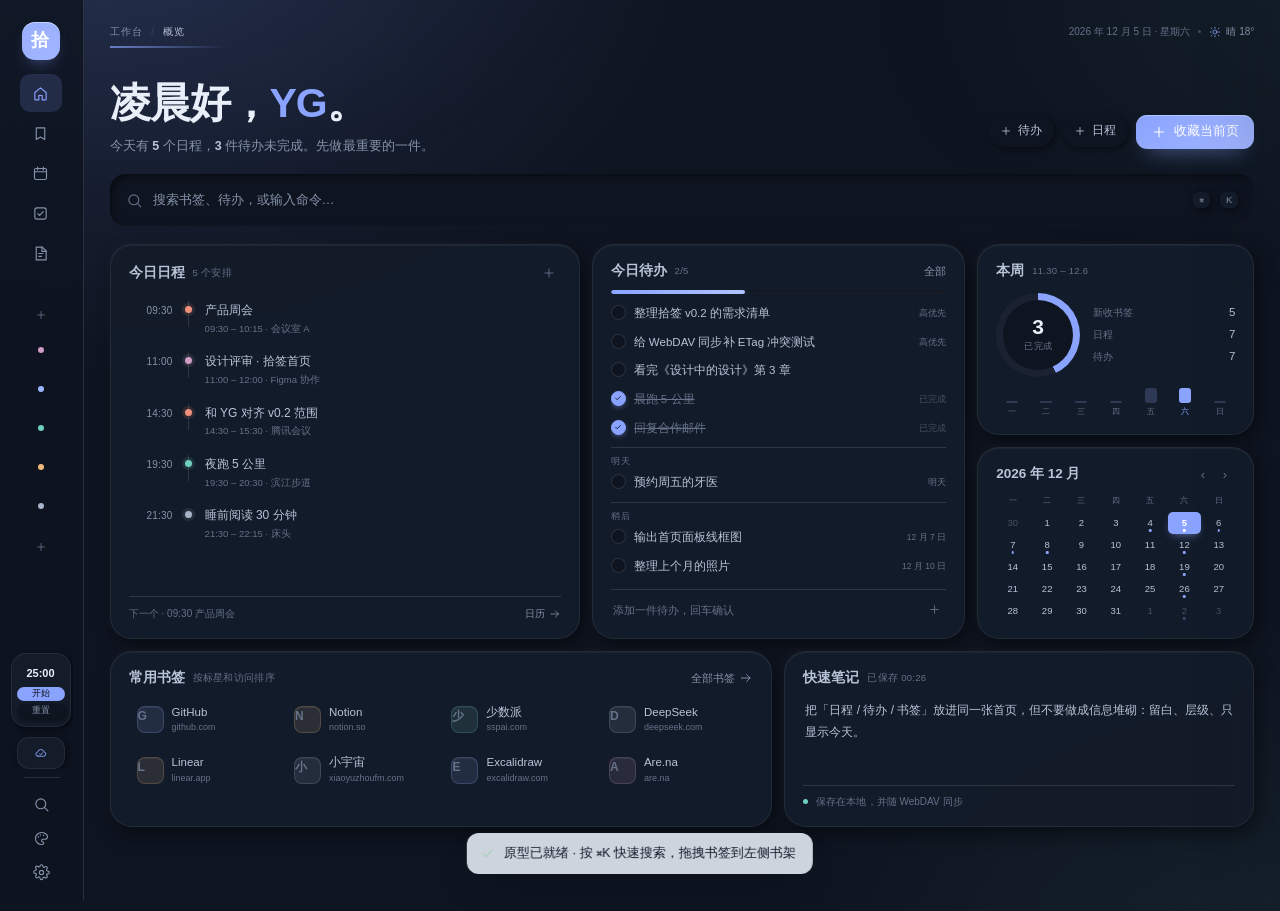
<file: prototype/v0.5.1.html>
<!doctype html>
<html lang="zh-CN" data-theme="dark" data-skin="midnight" data-accent="indigo" data-icon="md">
<head>
<meta charset="utf-8" />
<meta name="viewport" content="width=device-width, initial-scale=1" />
<title>拾签 · 你的私人书签书房</title>
<meta name="description" content="拾签 SHIQIAN — 本地优先的书签工作台，支持 WebDAV 云端同步。界面原型 v0.1" />
<style>
/* ============ tokens ============ */
*,*::before,*::after{box-sizing:border-box}
html,body{margin:0;padding:0}
:root{
  --paper:#f3efe6;
  --paper-2:#fbf9f4;
  --paper-3:#ece7db;
  --paper-4:#e3ddcf;
  --ink:#1c1a16;
  --ink-2:#4b463d;
  --ink-3:#8b8478;
  --ink-4:#aaa294;
  --line:rgba(30,27,21,.10);
  --line-strong:rgba(30,27,21,.17);
  --accent:#b5452d;
  --accent-2:#93341f;
  --accent-soft:rgba(181,69,45,.10);
  --accent-ink:#fff8f3;
  --c-vermilion:#b5452d;
  --c-jade:#2f5b4e;
  --c-ochre:#a9722f;
  --c-indigo:#3c5578;
  --c-lotus:#8b5a6f;
  --c-slate:#5b5952;
  --danger:#a83a34;
  --ok:#3d6b48;
  --radius-xs:8px;
  --radius-sm:11px;
  --radius:16px;
  --radius-lg:20px;
  --radius-xl:26px;
  --shadow-xs:0 1px 2px rgba(35,28,16,.05);
  --shadow-sm:0 2px 6px rgba(35,28,16,.05),0 1px 2px rgba(35,28,16,.04);
  --shadow-md:0 14px 34px -18px rgba(35,28,16,.30),0 2px 6px rgba(35,28,16,.04);
  --shadow-lg:0 36px 80px -32px rgba(28,22,12,.45),0 4px 14px rgba(28,22,12,.06);
  --font-sans:"Inter","PingFang SC","HarmonyOS Sans SC","Source Han Sans SC","Microsoft YaHei",-apple-system,"Segoe UI",Roboto,sans-serif;
  --font-serif:"Songti SC","Source Han Serif SC","Noto Serif SC","STSong","SimSun",Georgia,serif;
  --ease:cubic-bezier(.22,.68,.28,1);
  --ease-out:cubic-bezier(.16,1,.3,1);
  --rail:264px;
}
html[data-accent="jade"]{--accent:#2f5b4e;--accent-2:#234639;--accent-soft:rgba(47,91,78,.12);--accent-ink:#f3faf6}
html[data-accent="indigo"]{--accent:#3c5578;--accent-2:#2d425f;--accent-soft:rgba(60,85,120,.12);--accent-ink:#f5f8fc}
html[data-accent="ochre"]{--accent:#a0641f;--accent-2:#7f4f16;--accent-soft:rgba(169,114,47,.12);--accent-ink:#fdf8ee}
html[data-theme="dark"]{
  --paper:#141310;
  --paper-2:#1b1a15;
  --paper-3:#232119;
  --paper-4:#2b2820;
  --ink:#f2ede1;
  --ink-2:#c3bbab;
  --ink-3:#8d8577;
  --ink-4:#6d675c;
  --line:rgba(242,237,225,.10);
  --line-strong:rgba(242,237,225,.18);
  --accent:#e07a58;
  --accent-2:#ef8f6d;
  --accent-soft:rgba(224,122,88,.14);
  --accent-ink:#1c120c;
  --c-vermilion:#e0765a;
  --c-jade:#74b29b;
  --c-ochre:#d9a45c;
  --c-indigo:#8fa8ce;
  --c-lotus:#c08fa6;
  --c-slate:#a6a299;
  --danger:#e08576;
  --ok:#8cbd97;
  --shadow-xs:0 1px 2px rgba(0,0,0,.3);
  --shadow-sm:0 2px 8px rgba(0,0,0,.28);
  --shadow-md:0 18px 40px -20px rgba(0,0,0,.7),0 2px 8px rgba(0,0,0,.3);
  --shadow-lg:0 40px 90px -36px rgba(0,0,0,.85),0 6px 18px rgba(0,0,0,.35);
}
html[data-theme="dark"][data-accent="jade"]{--accent:#79b8a0;--accent-2:#8fcbb4;--accent-soft:rgba(121,184,160,.14);--accent-ink:#0d1713}
html[data-theme="dark"][data-accent="indigo"]{--accent:#93acd0;--accent-2:#a9bfdc;--accent-soft:rgba(147,172,208,.14);--accent-ink:#0d1118}
html[data-theme="dark"][data-accent="ochre"]{--accent:#dca861;--accent-2:#e9bb7d;--accent-soft:rgba(220,168,97,.14);--accent-ink:#1a1207}

/* ============ base ============ */
html{background:var(--paper)}
body{
  font-family:var(--font-sans);
  font-size:14px;
  line-height:1.55;
  color:var(--ink);
  background:var(--paper);
  -webkit-font-smoothing:antialiased;
  text-rendering:optimizeLegibility;
  min-height:100vh;
  overflow-x:hidden;
}
body::before{
  content:"";position:fixed;inset:0;z-index:0;pointer-events:none;
  background:
    radial-gradient(1000px 560px at 6% -12%, color-mix(in oklab, var(--accent) 9%, transparent), transparent 62%),
    radial-gradient(820px 520px at 102% -4%, color-mix(in oklab, var(--c-indigo) 7%, transparent), transparent 58%),
    radial-gradient(900px 700px at 50% 118%, color-mix(in oklab, var(--c-jade) 5%, transparent), transparent 60%);
}
body::after{
  content:"";position:fixed;inset:0;z-index:1;pointer-events:none;opacity:.05;
  background-image:url("data:image/svg+xml,%3Csvg xmlns='http://www.w3.org/2000/svg' width='160' height='160'%3E%3Cfilter id='n'%3E%3CfeTurbulence type='fractalNoise' baseFrequency='0.85' numOctaves='3' stitchTiles='stitch'/%3E%3C/filter%3E%3Crect width='160' height='160' filter='url(%23n)' opacity='0.55'/%3E%3C/svg%3E");
}
html[data-theme="dark"] body::after{opacity:.07;mix-blend-mode:screen}
button,input,select,textarea{font:inherit;color:inherit}
button{background:none;border:0;padding:0;cursor:pointer}
a{color:inherit;text-decoration:none}
h1,h2,h3,h4,p{margin:0}
::selection{background:color-mix(in oklab, var(--accent) 26%, transparent);color:var(--ink)}
:focus-visible{outline:2px solid color-mix(in oklab, var(--accent) 60%, transparent);outline-offset:2px}
.ic{width:18px;height:18px;display:block;flex:none;fill:none;stroke:currentColor;stroke-width:1.6;stroke-linecap:round;stroke-linejoin:round}
.ic--fill{fill:currentColor;stroke:none}
.sr{position:absolute;width:1px;height:1px;padding:0;margin:-1px;overflow:hidden;clip:rect(0 0 0 0);white-space:nowrap;border:0}

/* ============ shell ============ */
.app{position:relative;z-index:2;display:grid;grid-template-columns:var(--rail) minmax(0,1fr);min-height:100vh}

/* ============ rail ============ */
.rail{
  position:sticky;top:0;height:100vh;display:flex;flex-direction:column;
  padding:26px 18px 18px;border-right:1px solid var(--line);
  background:color-mix(in oklab, var(--paper) 62%, transparent);
  backdrop-filter:blur(18px);
}
.brand{display:flex;align-items:center;gap:11px;padding:0 8px;margin-bottom:26px}
.seal{
  width:38px;height:38px;border-radius:10px;display:grid;place-items:center;flex:none;
  background:linear-gradient(150deg, color-mix(in oklab, var(--accent) 92%, #fff 8%), var(--accent));
  color:var(--accent-ink);font-family:var(--font-serif);font-size:21px;font-weight:600;
  box-shadow:0 6px 14px -8px color-mix(in oklab, var(--accent) 70%, transparent), inset 0 1px 0 rgba(255,255,255,.24);
  letter-spacing:0;
}
.brand-name{font-family:var(--font-serif);font-size:19px;font-weight:600;letter-spacing:.14em;line-height:1.1}
.brand-sub{margin-top:3px;font-size:9.5px;letter-spacing:.3em;color:var(--ink-3);font-weight:500}
.rail-group{margin-bottom:6px}
.rail-label{
  display:flex;align-items:center;justify-content:space-between;
  padding:0 10px;margin:18px 0 8px;font-size:10.5px;letter-spacing:.18em;color:var(--ink-4);font-weight:600;
}
.rail-label button{color:var(--ink-4);border-radius:6px;padding:2px;display:grid;place-items:center;transition:color .2s}
.rail-label button:hover{color:var(--accent)}
.rail-label .ic{width:14px;height:14px}
.nav-list{display:flex;flex-direction:column;gap:2px}
.nav-item{
  display:flex;align-items:center;gap:10px;width:100%;padding:9px 10px;border-radius:10px;
  color:var(--ink-2);font-size:13.5px;text-align:left;position:relative;
  transition:background .18s var(--ease),color .18s var(--ease),transform .18s var(--ease);
}
.nav-item:hover{background:color-mix(in oklab, var(--ink) 4%, transparent);color:var(--ink)}
.nav-item .ic{width:16px;height:16px;color:var(--ink-3)}
.nav-item .label{flex:1;min-width:0;overflow:hidden;text-overflow:ellipsis;white-space:nowrap}
.nav-item .count{font-size:11.5px;color:var(--ink-4);font-variant-numeric:tabular-nums}
.nav-item.is-active{background:var(--accent-soft);color:var(--accent);font-weight:500}
.nav-item.is-active .ic{color:var(--accent)}
.nav-item.is-active .count{color:color-mix(in oklab, var(--accent) 70%, var(--ink-3))}
.nav-item.is-drop{background:var(--accent-soft);box-shadow:inset 0 0 0 1px color-mix(in oklab, var(--accent) 40%, transparent)}
.dot{width:7px;height:7px;border-radius:50%;background:var(--mc,var(--ink-3));flex:none;box-shadow:0 0 0 3px color-mix(in oklab, var(--mc,var(--ink-3)) 12%, transparent)}
.cat-item .label{font-size:13px}
.cat-drag-hint{opacity:0;font-size:10px;color:var(--accent);transition:opacity .2s}
body.is-dragging .cat-drag-hint{opacity:.8}
.rail-spacer{flex:1;min-height:18px}
.sync-card{
  border:1px solid var(--line);border-radius:14px;padding:12px 12px 11px;
  background:linear-gradient(160deg, color-mix(in oklab, var(--paper-2) 92%, transparent), color-mix(in oklab, var(--paper-3) 60%, transparent));
  box-shadow:var(--shadow-xs);margin-bottom:10px;cursor:pointer;text-align:left;width:100%;
  transition:border-color .2s var(--ease),box-shadow .2s var(--ease),transform .2s var(--ease);
}
.sync-card:hover{border-color:color-mix(in oklab, var(--accent) 30%, var(--line));transform:translateY(-1px);box-shadow:var(--shadow-sm)}
.sync-head{display:flex;align-items:center;gap:8px;font-size:12px;font-weight:600;color:var(--ink-2)}
.sync-head .ic{width:15px;height:15px;color:var(--accent)}
.sync-status{margin-left:auto;font-size:10px;font-weight:500;color:var(--ok);display:flex;align-items:center;gap:5px}
.sync-status::before{content:"";width:5px;height:5px;border-radius:50%;background:currentColor;box-shadow:0 0 0 3px color-mix(in oklab, currentColor 18%, transparent)}
.sync-status[data-state="syncing"]{color:var(--c-ochre)}
.sync-status[data-state="error"]{color:var(--danger)}
.sync-status[data-state="off"]{color:var(--ink-4)}
.sync-meta{margin-top:7px;font-size:10.5px;color:var(--ink-4);display:flex;justify-content:space-between;gap:8px}
.rail-foot{display:flex;align-items:center;gap:4px;padding:2px 2px 0}
.rail-foot .icon-btn{width:32px;height:32px;border-radius:9px}
.rail-foot .avatar{
  margin-left:auto;width:28px;height:28px;border-radius:50%;display:grid;place-items:center;
  background:linear-gradient(145deg, var(--c-jade), color-mix(in oklab, var(--c-jade) 60%, #000 40%));
  color:#f2f7f3;font-size:11px;font-weight:600;letter-spacing:.02em;
  box-shadow:inset 0 1px 0 rgba(255,255,255,.25);
}

/* ============ stage ============ */
.stage{padding:0 40px 90px;min-width:0}
.wrap{width:100%;max-width:1180px;margin:0 auto}

/* topbar */
.topbar{
  position:sticky;top:0;z-index:20;height:70px;display:flex;align-items:center;gap:12px;
  background:linear-gradient(to bottom, color-mix(in oklab, var(--paper) 92%, transparent) 55%, transparent);
  backdrop-filter:blur(10px);
}
.crumbs{display:flex;align-items:center;gap:8px;font-size:12px;color:var(--ink-3);letter-spacing:.02em}
.crumbs .sep{opacity:.45}
.crumbs strong{font-weight:500;color:var(--ink-2)}
.top-actions{margin-left:auto;display:flex;align-items:center;gap:8px}

/* buttons + fields */
.btn{
  display:inline-flex;align-items:center;justify-content:center;gap:7px;height:38px;padding:0 15px;
  border:1px solid var(--line-strong);border-radius:11px;background:color-mix(in oklab, var(--paper-2) 86%, transparent);
  color:var(--ink);font-size:13px;font-weight:500;white-space:nowrap;
  transition:background .18s var(--ease),border-color .18s var(--ease),transform .18s var(--ease),box-shadow .18s var(--ease);
  box-shadow:var(--shadow-xs);
}
.btn:hover{background:var(--paper-2);border-color:var(--ink-4);transform:translateY(-1px);box-shadow:var(--shadow-sm)}
.btn:active{transform:translateY(0) scale(.99)}
.btn .ic{width:16px;height:16px}
.btn-primary{background:var(--accent);border-color:var(--accent);color:var(--accent-ink);box-shadow:0 10px 22px -14px color-mix(in oklab, var(--accent) 80%, transparent)}
.btn-primary:hover{background:var(--accent-2);border-color:var(--accent-2);color:var(--accent-ink);box-shadow:0 14px 26px -14px color-mix(in oklab, var(--accent) 80%, transparent)}
.btn-ghost{border-color:transparent;background:transparent;box-shadow:none;color:var(--ink-2)}
.btn-ghost:hover{background:color-mix(in oklab, var(--ink) 5%, transparent);border-color:transparent;color:var(--ink);box-shadow:none}
.btn-danger{color:var(--danger);border-color:color-mix(in oklab, var(--danger) 30%, var(--line))}
.btn-danger:hover{background:color-mix(in oklab, var(--danger) 8%, transparent);border-color:color-mix(in oklab, var(--danger) 50%, transparent)}
.btn-sm{height:32px;padding:0 12px;font-size:12.5px;border-radius:9px}
.btn-block{width:100%}
.icon-btn{
  display:inline-grid;place-items:center;width:36px;height:36px;border-radius:10px;color:var(--ink-2);
  border:1px solid transparent;transition:background .18s var(--ease),color .18s var(--ease),border-color .18s var(--ease);
}
.icon-btn:hover{background:color-mix(in oklab, var(--ink) 5%, transparent);color:var(--ink)}
.icon-btn .ic{width:17px;height:17px}
.icon-btn.is-on{color:var(--accent);background:var(--accent-soft)}
.field-label{display:block;font-size:11.5px;font-weight:600;letter-spacing:.08em;color:var(--ink-3);margin-bottom:7px}
.input,.select,.textarea{
  width:100%;height:42px;padding:0 13px;border:1px solid var(--line);border-radius:11px;
  background:var(--paper-2);color:var(--ink);font-size:13.5px;
  transition:border-color .18s var(--ease),box-shadow .18s var(--ease),background .18s var(--ease);
}
.textarea{height:auto;min-height:88px;padding:11px 13px;resize:vertical;line-height:1.65}
.input::placeholder,.textarea::placeholder{color:var(--ink-4)}
.input:focus,.select:focus,.textarea:focus{outline:none;border-color:color-mix(in oklab, var(--accent) 55%, var(--line));box-shadow:0 0 0 4px var(--accent-soft);background:var(--paper-2)}
.select{appearance:none;background-image:url("data:image/svg+xml,%3Csvg xmlns='http://www.w3.org/2000/svg' width='12' height='12' viewBox='0 0 24 24' fill='none' stroke='%238b8478' stroke-width='2' stroke-linecap='round'%3E%3Cpath d='M6 9l6 6 6-6'/%3E%3C/svg%3E");background-repeat:no-repeat;background-position:right 13px center;padding-right:34px;cursor:pointer}
html[data-theme="dark"] .select{background-image:url("data:image/svg+xml,%3Csvg xmlns='http://www.w3.org/2000/svg' width='12' height='12' viewBox='0 0 24 24' fill='none' stroke='%238d8577' stroke-width='2' stroke-linecap='round'%3E%3Cpath d='M6 9l6 6 6-6'/%3E%3C/svg%3E")}
.field{margin-bottom:16px}
.field:last-child{margin-bottom:0}
.field-hint{margin-top:6px;font-size:11.5px;color:var(--ink-4);line-height:1.5}
.row-2{display:grid;grid-template-columns:1fr 1fr;gap:12px}

/* hero */
.hero{display:flex;align-items:flex-end;gap:32px;padding:34px 0 0}
.hero-copy{flex:1;min-width:0}
.eyebrow{display:flex;align-items:center;gap:8px;font-size:11.5px;letter-spacing:.16em;color:var(--ink-3);font-weight:500;text-transform:uppercase}
.eyebrow .line{width:26px;height:1px;background:var(--line-strong)}
.hero h1{
  margin:14px 0 0;font-family:var(--font-serif);font-weight:600;font-size:clamp(30px,3.1vw,42px);
  line-height:1.18;letter-spacing:.01em;color:var(--ink);
}
.hero h1 em{font-style:normal;color:var(--accent);position:relative}
.hero-sub{margin-top:12px;font-size:13.5px;color:var(--ink-3);display:flex;align-items:center;gap:8px;flex-wrap:wrap}
.hero-sub b{font-weight:600;color:var(--ink-2);font-variant-numeric:tabular-nums}
.hero-sub .dot-sep{width:3px;height:3px;border-radius:50%;background:var(--ink-4)}
.week-card{
  width:212px;flex:none;border:1px solid var(--line);border-radius:var(--radius);padding:14px 15px 12px;
  background:color-mix(in oklab, var(--paper-2) 78%, transparent);box-shadow:var(--shadow-xs);
}
.week-head{display:flex;align-items:baseline;justify-content:space-between;margin-bottom:12px}
.week-head span{font-size:10.5px;letter-spacing:.14em;color:var(--ink-4);font-weight:600}
.week-head b{font-family:var(--font-serif);font-size:20px;font-weight:600;line-height:1}
.week-bars{display:flex;align-items:flex-end;justify-content:space-between;gap:5px;height:52px}
.week-bar{flex:1;display:flex;flex-direction:column;align-items:center;gap:6px;height:100%;justify-content:flex-end}
.week-bar i{display:block;width:100%;max-width:14px;border-radius:4px 4px 2px 2px;background:color-mix(in oklab, var(--accent) 22%, var(--paper-3));min-height:3px;transition:height .5s var(--ease)}
.week-bar.is-today i{background:var(--accent)}
.week-bar span{font-size:9px;color:var(--ink-4);letter-spacing:.02em}
.week-bar.is-today span{color:var(--accent);font-weight:600}

/* search */
.searchbar{position:relative;margin-top:26px}
.searchbar .ic{position:absolute;left:17px;top:50%;transform:translateY(-50%);width:19px;height:19px;color:var(--ink-3);pointer-events:none}
.search-input{
  width:100%;height:54px;padding:0 118px 0 47px;border-radius:15px;border:1px solid var(--line);
  background:color-mix(in oklab, var(--paper-2) 88%, transparent);color:var(--ink);font-size:14.5px;
  box-shadow:var(--shadow-xs);transition:border-color .2s var(--ease),box-shadow .2s var(--ease),background .2s;
}
.search-input::placeholder{color:var(--ink-4)}
.search-input:focus{outline:none;border-color:color-mix(in oklab, var(--accent) 45%, var(--line));box-shadow:0 0 0 5px var(--accent-soft), var(--shadow-sm);background:var(--paper-2)}
.search-hint{position:absolute;right:14px;top:50%;transform:translateY(-50%);display:flex;align-items:center;gap:7px}
.kbd{
  font-family:var(--font-sans);font-size:10.5px;font-weight:500;color:var(--ink-3);
  border:1px solid var(--line-strong);border-bottom-width:2px;border-radius:6px;padding:2px 7px;background:var(--paper-2);line-height:1.5;
}
.search-clear{position:absolute;right:14px;top:50%;transform:translateY(-50%);display:none;width:26px;height:26px;border-radius:8px;place-items:center;color:var(--ink-3)}
.search-clear:hover{background:var(--paper-3);color:var(--ink)}
.searchbar.has-value .search-clear{display:grid}
.searchbar.has-value .search-hint{display:none}

/* recents */
.section{margin-top:38px}
.section-head{display:flex;align-items:center;gap:12px;margin-bottom:14px}
.section-title{font-family:var(--font-serif);font-size:17px;font-weight:600;letter-spacing:.02em;display:flex;align-items:baseline;gap:9px}
.section-title .count-pill{font-family:var(--font-sans);font-size:11px;font-weight:500;color:var(--ink-3);background:var(--paper-3);border-radius:999px;padding:2px 8px;letter-spacing:0}
.section-head .spacer{flex:1}
.link-btn{font-size:12px;color:var(--ink-3);display:inline-flex;align-items:center;gap:4px;transition:color .18s}
.link-btn:hover{color:var(--accent)}
.link-btn .ic{width:14px;height:14px}
.recent-strip{display:flex;gap:10px;overflow-x:auto;padding:2px 2px 8px;scrollbar-width:none}
.recent-strip::-webkit-scrollbar{display:none}
.recent{
  display:flex;align-items:center;gap:10px;flex:none;padding:9px 14px 9px 10px;border-radius:12px;
  border:1px solid var(--line);background:color-mix(in oklab, var(--paper-2) 70%, transparent);
  transition:border-color .2s var(--ease),transform .2s var(--ease),background .2s;
}
.recent:hover{border-color:color-mix(in oklab, var(--accent) 28%, var(--line));transform:translateY(-2px);background:var(--paper-2)}
.recent-copy{display:flex;flex-direction:column;min-width:0;max-width:190px;text-align:left}
.recent-title{font-size:12.5px;font-weight:500;white-space:nowrap;overflow:hidden;text-overflow:ellipsis;max-width:190px}
.recent-host{font-size:10.5px;color:var(--ink-4);white-space:nowrap;overflow:hidden;text-overflow:ellipsis}

/* mono */
.mono{
  width:34px;height:34px;border-radius:10px;display:grid;place-items:center;flex:none;
  font-family:var(--font-serif);font-size:15px;font-weight:600;letter-spacing:0;
  background:color-mix(in oklab, var(--mc, var(--ink-3)) 13%, var(--paper-2));
  color:var(--mc, var(--ink-2));
  border:1px solid color-mix(in oklab, var(--mc, var(--ink-3)) 20%, transparent);
  box-shadow:inset 0 1px 0 rgba(255,255,255,.35);
  transition:transform .22s var(--ease),box-shadow .22s var(--ease);
  overflow:hidden;
}
html[data-theme="dark"] .mono{box-shadow:inset 0 1px 0 rgba(255,255,255,.06)}
.mono--lg{width:52px;height:52px;border-radius:14px;font-size:23px}
.mono--sm{width:26px;height:26px;border-radius:8px;font-size:12px}
.mono--xs{width:22px;height:22px;border-radius:7px;font-size:10px}

/* tags */
.tag{
  display:inline-flex;align-items:center;height:21px;padding:0 8px;border-radius:999px;
  background:color-mix(in oklab, var(--ink) 5%, transparent);color:var(--ink-2);
  font-size:10.5px;letter-spacing:.01em;white-space:nowrap;
}
html[data-theme="dark"] .tag{background:color-mix(in oklab, var(--paper-3) 80%, transparent)}
.tag-list{display:flex;gap:5px;flex-wrap:wrap;min-width:0}
.tag-add{
  display:inline-flex;align-items:center;height:21px;padding:0 8px;border-radius:999px;border:1px dashed var(--line-strong);
  color:var(--ink-4);font-size:10.5px;
}
.tag-add:hover{border-color:var(--accent);color:var(--accent)}

/* library toolbar */
.toolbar{display:flex;align-items:center;gap:10px;margin:34px 0 16px}
.toolbar .section-title{font-size:19px}
.toolbar .spacer{flex:1}
.seg{display:inline-flex;padding:3px;border:1px solid var(--line);border-radius:10px;background:color-mix(in oklab, var(--paper-2) 70%, transparent)}
.seg button{width:30px;height:28px;border-radius:7px;display:grid;place-items:center;color:var(--ink-4)}
.seg button:hover{color:var(--ink-2)}
.seg button.is-active{background:var(--paper-2);color:var(--ink);box-shadow:var(--shadow-xs)}
.seg .ic{width:15px;height:15px}
.sort-select{height:32px;font-size:12px;padding:0 30px 0 11px;border-radius:9px;background-color:transparent;border-color:transparent;color:var(--ink-3);width:auto}
.sort-select:hover{border-color:var(--line);background:var(--paper-2)}
.sort-select:focus{box-shadow:0 0 0 3px var(--accent-soft)}

/* cards */
.grid{display:grid;grid-template-columns:repeat(auto-fill,minmax(232px,1fr));gap:13px}
.card{
  position:relative;display:flex;flex-direction:column;min-height:138px;padding:15px 15px 13px;
  border:1px solid var(--line);border-radius:var(--radius);background:color-mix(in oklab, var(--paper-2) 82%, transparent);
  cursor:pointer;overflow:hidden;
  transition:transform .24s var(--ease),box-shadow .24s var(--ease),border-color .24s var(--ease),background .24s;
  animation:rise .5s var(--ease-out) both;
}
@keyframes rise{from{opacity:0;transform:translateY(10px)}to{opacity:1;transform:none}}
.card::after{
  content:"";position:absolute;inset:0;border-radius:inherit;pointer-events:none;
  background:radial-gradient(340px 120px at 86% -30%, color-mix(in oklab, var(--mc,var(--accent)) 10%, transparent), transparent 70%);
  opacity:0;transition:opacity .3s;
}
.card:hover{transform:translateY(-3px);border-color:color-mix(in oklab, var(--mc,var(--accent)) 30%, var(--line));box-shadow:var(--shadow-md);background:var(--paper-2)}
.card:hover::after{opacity:1}
.card:hover .mono{transform:scale(1.04) rotate(-1.5deg);box-shadow:0 8px 18px -12px var(--mc),inset 0 1px 0 rgba(255,255,255,.4)}
.card-top{display:flex;align-items:flex-start;justify-content:space-between;gap:8px;margin-bottom:12px}
.card-star{width:26px;height:26px;border-radius:8px;display:grid;place-items:center;color:var(--ink-4);opacity:0;transition:opacity .2s,color .2s,background .2s}
.card:hover .card-star,.card-star.is-stared{opacity:1}
.card-star:hover{background:var(--paper-3);color:var(--ink-2)}
.card-star.is-stared{color:var(--accent)}
.card-star .ic{width:15px;height:15px}
.card-title{
  font-size:14px;font-weight:500;line-height:1.45;color:var(--ink);letter-spacing:.005em;
  display:-webkit-box;-webkit-line-clamp:2;-webkit-box-orient:vertical;overflow:hidden;word-break:break-word;
}
.card-host{margin-top:5px;font-size:11px;color:var(--ink-4);white-space:nowrap;overflow:hidden;text-overflow:ellipsis}
.card-foot{margin-top:auto;padding-top:12px;display:flex;align-items:center;gap:8px;min-width:0}
.card-foot .tag-list{flex:1;overflow:hidden;flex-wrap:nowrap}
.card-time{font-size:10px;color:var(--ink-4);white-space:nowrap;font-variant-numeric:tabular-nums}
.card.is-drag{opacity:.45;transform:scale(.98)}

/* list */
.list{display:flex;flex-direction:column;border:1px solid var(--line);border-radius:var(--radius);overflow:hidden;background:color-mix(in oklab, var(--paper-2) 62%, transparent)}
.row{
  display:flex;align-items:center;gap:12px;padding:11px 14px;border-bottom:1px solid var(--line);cursor:pointer;
  transition:background .18s var(--ease);animation:rise .4s var(--ease-out) both;
}
.row:last-child{border-bottom:0}
.row:hover{background:var(--paper-2)}
.row-title{font-size:13.5px;font-weight:500;white-space:nowrap;overflow:hidden;text-overflow:ellipsis;max-width:340px}
.row-host{font-size:11px;color:var(--ink-4);white-space:nowrap;overflow:hidden;text-overflow:ellipsis;max-width:280px}
.row-main{flex:1;min-width:0;display:flex;align-items:baseline;gap:10px}
.row-tags{display:flex;gap:5px;flex:none}
.row-star{color:var(--ink-4);width:26px;height:26px;border-radius:7px;display:grid;place-items:center;opacity:0}
.row:hover .row-star,.row-star.is-stared{opacity:1}
.row-star.is-stared{color:var(--accent)}
.row-time{font-size:11px;color:var(--ink-4);width:74px;text-align:right;flex:none;font-variant-numeric:tabular-nums}

/* empty */
.empty{
  display:flex;flex-direction:column;align-items:center;justify-content:center;gap:10px;
  padding:64px 20px;border:1px dashed var(--line-strong);border-radius:var(--radius);color:var(--ink-3);
  background:color-mix(in oklab, var(--paper-2) 40%, transparent);
}
.empty-seal{
  width:52px;height:52px;border-radius:14px;display:grid;place-items:center;font-family:var(--font-serif);
  font-size:22px;color:var(--ink-3);border:1px solid var(--line-strong);background:var(--paper-2);margin-bottom:4px;
}
.empty h3{font-family:var(--font-serif);font-size:16px;font-weight:600;color:var(--ink-2)}
.empty p{font-size:12.5px;color:var(--ink-4)}

/* ============ inspector drawer ============ */
.drawer-scrim{
  position:fixed;inset:0;z-index:64;background:rgba(22,18,12,.30);backdrop-filter:blur(2px);
  opacity:0;visibility:hidden;transition:opacity .3s var(--ease),visibility .3s;
}
.drawer-scrim.is-open{opacity:1;visibility:visible}
.inspector{
  position:fixed;top:0;right:0;z-index:70;height:100%;width:min(406px,100vw);
  display:flex;flex-direction:column;background:var(--paper-2);border-left:1px solid var(--line);
  box-shadow:-40px 0 90px -50px rgba(25,19,10,.5);
  transform:translateX(102%);transition:transform .38s var(--ease-out);
}
.inspector.is-open{transform:none}
.insp-head{display:flex;align-items:center;gap:8px;padding:16px 16px 12px}
.insp-head .label{font-size:11px;letter-spacing:.18em;color:var(--ink-4);font-weight:600}
.insp-head .spacer{flex:1}
.insp-body{flex:1;overflow-y:auto;padding:6px 22px 24px}
.insp-hero{display:flex;align-items:center;gap:14px;padding:8px 0 18px;border-bottom:1px solid var(--line)}
.insp-title{font-family:var(--font-serif);font-size:20px;font-weight:600;line-height:1.35;word-break:break-word}
.insp-url{margin-top:4px;font-size:11.5px;color:var(--ink-4);word-break:break-all;max-height:34px;overflow:hidden}
.insp-actions{display:flex;gap:8px;padding:16px 0 20px}
.insp-actions .btn{flex:1}
.insp-actions .icon-btn{width:38px;height:38px;border:1px solid var(--line-strong);background:var(--paper-2);border-radius:11px}
.insp-actions .icon-btn.is-on{color:var(--accent);border-color:color-mix(in oklab, var(--accent) 35%, var(--line));background:var(--accent-soft)}
.insp-field{padding:14px 0;border-top:1px solid var(--line)}
.insp-field:first-of-type{border-top:0}
.insp-meta{display:grid;grid-template-columns:1fr 1fr;gap:10px 14px;padding:16px 0 4px;border-top:1px solid var(--line);margin-top:4px}
.meta-cell{display:flex;flex-direction:column;gap:3px}
.meta-cell span{font-size:10px;letter-spacing:.1em;color:var(--ink-4);text-transform:uppercase}
.meta-cell b{font-size:12.5px;font-weight:500;color:var(--ink-2);font-variant-numeric:tabular-nums}
.insp-foot{padding:12px 16px 16px;border-top:1px solid var(--line);display:flex;gap:8px;align-items:center;background:color-mix(in oklab, var(--paper-2) 90%, transparent)}
.insp-note{font-size:10.5px;color:var(--ink-4);margin-right:auto}

/* ============ overlays ============ */
.overlay{
  position:fixed;inset:0;z-index:80;display:grid;place-items:center;padding:24px;
  background:rgba(24,19,12,.44);backdrop-filter:blur(7px) saturate(.9);
  opacity:0;visibility:hidden;transition:opacity .26s var(--ease),visibility .26s;
}
.overlay.is-open{opacity:1;visibility:visible}
.modal{
  width:min(100%,560px);max-height:90vh;display:flex;flex-direction:column;overflow:hidden;
  background:var(--paper-2);border:1px solid color-mix(in oklab, var(--ink) 12%, transparent);
  border-radius:var(--radius-xl);box-shadow:var(--shadow-lg);
  transform:translateY(14px) scale(.985);transition:transform .32s var(--ease-out);
}
.overlay.is-open .modal{transform:none}
.modal-head{display:flex;align-items:flex-start;gap:12px;padding:22px 24px 6px}
.modal-head .titles{flex:1;min-width:0}
.modal-title{font-family:var(--font-serif);font-size:21px;font-weight:600;letter-spacing:.01em;line-height:1.3}
.modal-sub{margin-top:4px;font-size:12px;color:var(--ink-4);line-height:1.5}
.modal-body{padding:18px 24px 22px;overflow-y:auto}
.modal-foot{display:flex;align-items:center;gap:10px;padding:14px 24px 20px;border-top:1px solid var(--line);background:color-mix(in oklab, var(--paper) 40%, transparent)}
.modal-foot .spacer{flex:1}
.modal-foot .foot-note{font-size:11px;color:var(--ink-4);display:flex;align-items:center;gap:6px}
.modal-foot .foot-note .dot{width:5px;height:5px;box-shadow:none}
.close-btn{width:32px;height:32px;border-radius:9px;display:grid;place-items:center;color:var(--ink-4);margin:-4px -6px 0 0}
.close-btn:hover{background:var(--paper-3);color:var(--ink)}
.close-btn .ic{width:16px;height:16px}
.overlay--top{place-items:start center;padding-top:12vh}

/* ============ collect popup ============ */
.collect-modal{width:min(100%,412px)}
.collect-head{display:flex;align-items:center;gap:9px;padding:16px 16px 12px}
.collect-head .brand-name{font-size:14px;letter-spacing:.08em}
.collect-head .spacer{flex:1}
.collect-chip{
  font-size:9.5px;letter-spacing:.1em;color:var(--ink-3);border:1px solid var(--line);
  border-radius:999px;padding:2px 8px;background:var(--paper-3);
}
.collect-body{padding:0 16px 16px}
.page-preview{
  display:flex;gap:12px;padding:13px;border:1px solid var(--line);border-radius:14px;
  background:color-mix(in oklab, var(--paper) 55%, transparent);
}
.page-preview .mono{width:44px;height:44px;border-radius:12px;font-size:19px}
.page-copy{flex:1;min-width:0}
.page-title-input{
  width:100%;border:0;background:transparent;padding:0;font-size:14px;font-weight:500;line-height:1.45;color:var(--ink);
  white-space:nowrap;overflow:hidden;text-overflow:ellipsis;
}
.page-title-input:focus{outline:none;border-bottom:1px dashed var(--line-strong)}
.page-url{display:flex;align-items:center;gap:5px;margin-top:4px;font-size:11px;color:var(--ink-4);min-width:0}
.page-url span{white-space:nowrap;overflow:hidden;text-overflow:ellipsis}
.page-url .ic{width:11px;height:11px}
.icon-refresh{
  margin-top:7px;display:inline-flex;align-items:center;gap:4px;font-size:10.5px;color:var(--ink-4);
}
.icon-refresh:hover{color:var(--accent)}
.icon-refresh .ic{width:11px;height:11px}
.collect-label{display:flex;align-items:center;justify-content:space-between;margin:16px 0 8px;font-size:10.5px;letter-spacing:.14em;color:var(--ink-4);font-weight:600}
.collect-label .warn{color:var(--danger);letter-spacing:0;font-weight:500;display:none}
.collect-label .warn.is-on{display:inline}
.shelf-chips{display:flex;flex-wrap:wrap;gap:6px}
.shelf-chip{
  display:inline-flex;align-items:center;gap:6px;height:30px;padding:0 11px;border-radius:9px;
  border:1px solid var(--line);background:var(--paper-2);font-size:12px;color:var(--ink-2);
  transition:border-color .18s,background .18s,color .18s;
}
.shelf-chip:hover{border-color:var(--line-strong);background:var(--paper-3)}
.shelf-chip.is-active{border-color:color-mix(in oklab, var(--accent) 50%, var(--line));background:var(--accent-soft);color:var(--accent);font-weight:500}
.shelf-chip .dot{width:6px;height:6px;box-shadow:none}
.tag-editor{
  display:flex;align-items:center;flex-wrap:wrap;gap:5px;min-height:40px;padding:6px 8px;
  border:1px solid var(--line);border-radius:11px;background:var(--paper-2);cursor:text;
}
.tag-editor:focus-within{border-color:color-mix(in oklab, var(--accent) 45%, var(--line));box-shadow:0 0 0 3px var(--accent-soft)}
.tag-editor .tag{padding-right:4px;gap:3px}
.tag-editor .tag button{width:14px;height:14px;display:grid;place-items:center;border-radius:4px;color:var(--ink-4)}
.tag-editor .tag button:hover{background:color-mix(in oklab, var(--ink) 8%, transparent);color:var(--ink)}
.tag-editor input{flex:1;min-width:80px;border:0;background:transparent;font-size:12px;height:24px;padding:0 3px}
.tag-editor input:focus{outline:none}
.collect-note{width:100%;height:56px;min-height:56px;font-size:12.5px;border-radius:11px;padding:9px 11px}
.collect-foot{display:flex;align-items:center;gap:8px;padding:13px 16px;border-top:1px solid var(--line);background:color-mix(in oklab, var(--paper) 45%, transparent)}
.collect-foot .meta{font-size:10.5px;color:var(--ink-4);margin-right:auto;display:flex;align-items:center;gap:6px}
.demo-note{
  margin-top:12px;font-size:11px;color:var(--ink-4);text-align:center;line-height:1.6;
  display:flex;align-items:center;justify-content:center;gap:6px;
}
.demo-note .ic{width:12px;height:12px}

/* ============ settings ============ */
.settings-modal{width:min(100%,860px);height:min(680px,90vh)}
.settings-body{display:grid;grid-template-columns:196px minmax(0,1fr);min-height:0;flex:1;overflow:hidden}
.settings-nav{padding:12px 10px 18px;border-right:1px solid var(--line);display:flex;flex-direction:column;gap:2px;background:color-mix(in oklab, var(--paper) 38%, transparent)}
.settings-nav button{
  display:flex;align-items:center;gap:9px;padding:9px 11px;border-radius:9px;font-size:12.5px;color:var(--ink-2);text-align:left;
  transition:background .18s,color .18s;
}
.settings-nav button .ic{width:15px;height:15px;color:var(--ink-4)}
.settings-nav button:hover{background:color-mix(in oklab, var(--ink) 4%, transparent)}
.settings-nav button.is-active{background:var(--paper-2);color:var(--ink);box-shadow:var(--shadow-xs);font-weight:500}
.settings-nav button.is-active .ic{color:var(--accent)}
.settings-nav .nav-foot{margin-top:auto;padding:10px 11px 0;font-size:10px;color:var(--ink-4);line-height:1.6}
.settings-pane{padding:22px 26px 28px;overflow-y:auto;min-width:0}
.pane{display:none}
.pane.is-active{display:block;animation:fade .3s var(--ease-out)}
@keyframes fade{from{opacity:0;transform:translateY(4px)}to{opacity:1;transform:none}}
.pane-title{font-family:var(--font-serif);font-size:18px;font-weight:600;margin-bottom:4px}
.pane-sub{font-size:12px;color:var(--ink-4);margin-bottom:20px;line-height:1.6}
.sync-hero{
  display:flex;align-items:center;gap:14px;padding:15px 16px;border:1px solid color-mix(in oklab, var(--ok) 26%, var(--line));
  border-radius:14px;background:linear-gradient(150deg, color-mix(in oklab, var(--ok) 7%, var(--paper-2)), var(--paper-2));
  margin-bottom:20px;transition:border-color .3s,background .3s;
}
.sync-hero[data-state="error"]{border-color:color-mix(in oklab, var(--danger) 32%, var(--line));background:linear-gradient(150deg, color-mix(in oklab, var(--danger) 7%, var(--paper-2)), var(--paper-2))}
.sync-hero[data-state="idle"]{border-color:var(--line);background:var(--paper-2)}
.sync-orb{
  width:42px;height:42px;border-radius:12px;display:grid;place-items:center;flex:none;
  background:color-mix(in oklab, var(--ok) 12%, var(--paper-2));color:var(--ok);
  border:1px solid color-mix(in oklab, var(--ok) 24%, transparent);
}
.sync-hero[data-state="error"] .sync-orb{background:color-mix(in oklab, var(--danger) 10%, var(--paper-2));color:var(--danger);border-color:color-mix(in oklab, var(--danger) 24%, transparent)}
.sync-hero[data-state="idle"] .sync-orb{background:var(--paper-3);color:var(--ink-3);border-color:var(--line)}
.sync-orb .ic{width:20px;height:20px}
.sync-hero-copy{flex:1;min-width:0}
.sync-hero-copy b{display:flex;align-items:center;gap:7px;font-size:13px;font-weight:600}
.sync-hero-copy b .status-dot{width:6px;height:6px;border-radius:50%;background:var(--ok);box-shadow:0 0 0 3px color-mix(in oklab, var(--ok) 16%, transparent)}
.sync-hero[data-state="error"] .status-dot{background:var(--danger);box-shadow:0 0 0 3px color-mix(in oklab, var(--danger) 16%, transparent)}
.sync-hero[data-state="idle"] .status-dot{background:var(--ink-4);box-shadow:none}
.sync-hero-copy span{display:block;margin-top:3px;font-size:11px;color:var(--ink-4);white-space:nowrap;overflow:hidden;text-overflow:ellipsis}
.sync-hero-actions{display:flex;gap:7px;flex:none}
.spin{animation:spin 1s linear infinite}
@keyframes spin{to{transform:rotate(360deg)}}
.form-grid{display:grid;grid-template-columns:1fr 1fr;gap:12px}
.form-grid .field{margin:0}
.form-grid .span-2{grid-column:span 2}
.input-wrap{position:relative}
.input-wrap .input{padding-right:42px}
.input-affix{position:absolute;right:6px;top:50%;transform:translateY(-50%);width:30px;height:30px;border-radius:8px;display:grid;place-items:center;color:var(--ink-4)}
.input-affix:hover{background:var(--paper-3);color:var(--ink-2)}
.input-affix .ic{width:15px;height:15px}
.hint-box{
  display:flex;gap:9px;padding:11px 13px;border-radius:11px;background:color-mix(in oklab, var(--c-indigo) 6%, var(--paper-2));
  border:1px solid color-mix(in oklab, var(--c-indigo) 16%, var(--line));font-size:11.5px;color:var(--ink-2);line-height:1.65;margin-top:14px;
}
.hint-box .ic{width:15px;height:15px;color:var(--c-indigo);margin-top:1px}
.hint-box b{font-weight:600}
.rule-list{display:flex;flex-direction:column;gap:8px}
.rule{
  display:flex;align-items:flex-start;gap:10px;padding:11px 13px;border:1px solid var(--line);border-radius:11px;cursor:pointer;
  transition:border-color .18s,background .18s;background:var(--paper-2);
}
.rule:hover{border-color:var(--line-strong)}
.rule.is-on{border-color:color-mix(in oklab, var(--accent) 45%, var(--line));background:var(--accent-soft)}
.rule input{position:absolute;opacity:0;pointer-events:none}
.rule .radio{width:15px;height:15px;border-radius:50%;border:1.5px solid var(--line-strong);flex:none;margin-top:2px;display:grid;place-items:center;transition:border-color .18s}
.rule .radio::after{content:"";width:7px;height:7px;border-radius:50%;background:var(--accent);transform:scale(0);transition:transform .18s var(--ease)}
.rule.is-on .radio{border-color:var(--accent)}
.rule.is-on .radio::after{transform:scale(1)}
.rule-copy b{display:block;font-size:12.5px;font-weight:500}
.rule-copy span{display:block;font-size:11px;color:var(--ink-4);margin-top:2px;line-height:1.5}
.switch-row{display:flex;align-items:center;gap:12px;padding:13px 0;border-top:1px solid var(--line)}
.switch-row:first-of-type{border-top:0}
.switch-row .copy{flex:1}
.switch-row .copy b{font-size:12.5px;font-weight:500;display:block}
.switch-row .copy span{font-size:11px;color:var(--ink-4)}
.switch{position:relative;width:38px;height:22px;flex:none;cursor:pointer;display:block}
.switch input{position:absolute;opacity:0;width:0;height:0}
.switch .track{position:absolute;inset:0;border-radius:999px;background:var(--paper-4);transition:background .22s var(--ease)}
.switch .thumb{
  position:absolute;top:3px;left:3px;width:16px;height:16px;border-radius:50%;background:#fff;
  box-shadow:0 1px 3px rgba(0,0,0,.25);transition:transform .22s var(--ease);
}
.switch input:checked + .track{background:var(--accent)}
.switch input:checked + .track + .thumb{transform:translateX(16px)}
.switch input:focus-visible + .track{box-shadow:0 0 0 3px var(--accent-soft)}
.log-list{display:flex;flex-direction:column;margin-top:6px;border:1px solid var(--line);border-radius:12px;overflow:hidden;background:var(--paper-2)}
.log-row{display:flex;align-items:center;gap:10px;padding:9px 12px;border-bottom:1px solid var(--line);font-size:11.5px;color:var(--ink-2)}
.log-row:last-child{border-bottom:0}
.log-row .ic{width:13px;height:13px;color:var(--ok);flex:none}
.log-row.is-error .ic{color:var(--danger)}
.log-row.is-pending .ic{color:var(--c-ochre)}
.log-row time{margin-left:auto;color:var(--ink-4);font-size:10.5px;font-variant-numeric:tabular-nums;flex:none}
.log-empty{padding:14px;text-align:center;font-size:11px;color:var(--ink-4)}

/* theme tiles */
.theme-tiles{display:grid;grid-template-columns:repeat(3,1fr);gap:10px;margin-bottom:22px}
.theme-tile{border:1px solid var(--line);border-radius:12px;padding:7px;background:var(--paper-2);text-align:left;transition:border-color .18s,transform .18s}
.theme-tile:hover{transform:translateY(-1px);border-color:var(--line-strong)}
.theme-tile.is-active{border-color:var(--accent);box-shadow:0 0 0 3px var(--accent-soft)}
.theme-preview{height:58px;border-radius:8px;border:1px solid var(--line);overflow:hidden;display:flex;flex-direction:column;gap:4px;padding:7px;background:#f3efe6}
.theme-preview i{display:block;height:5px;border-radius:3px;background:rgba(28,26,22,.18)}
.theme-preview i.w1{width:60%}.theme-preview i.w2{width:82%;background:rgba(28,26,22,.10)}.theme-preview i.w3{width:44%;background:rgba(181,69,45,.5)}
.theme-preview.dark{background:#171613}
.theme-preview.dark i{background:rgba(242,237,225,.24)}
.theme-preview.dark i.w2{background:rgba(242,237,225,.12)}
.theme-preview.dark i.w3{background:rgba(224,122,88,.6)}
.theme-preview.auto{background:linear-gradient(110deg,#f3efe6 0 50%,#171613 50% 100%)}
.theme-tile span{display:block;margin-top:7px;font-size:11.5px;color:var(--ink-2);text-align:center}
.theme-tile.is-active span{color:var(--accent);font-weight:500}
.swatches{display:flex;gap:10px;padding-top:2px}
.swatch{width:30px;height:30px;border-radius:50%;position:relative;border:2px solid transparent;transition:transform .18s}
.swatch:hover{transform:scale(1.08)}
.swatch.is-active{border-color:var(--paper-2);box-shadow:0 0 0 2px var(--accent)}
.swatch::after{content:"";position:absolute;inset:0;border-radius:50%;box-shadow:inset 0 0 0 1px rgba(0,0,0,.08)}
.swatch[data-swatch="vermilion"]{background:#b5452d}
.swatch[data-swatch="jade"]{background:#2f5b4e}
.swatch[data-swatch="indigo"]{background:#3c5578}
.swatch[data-swatch="ochre"]{background:#a0641f}
.swatch[data-swatch="lotus"]{background:#8b5a6f}
.swatch[data-swatch="slate"]{background:#5b5952}
.pref-row{display:flex;align-items:center;gap:14px;padding:14px 0;border-top:1px solid var(--line)}
.pref-row:first-of-type{border-top:0;padding-top:0}
.pref-row .copy{flex:1;min-width:0}
.pref-row .copy b{display:block;font-size:12.5px;font-weight:500}
.pref-row .copy span{display:block;font-size:11px;color:var(--ink-4);margin-top:2px}
.pref-row .select{width:180px;height:36px;font-size:12px}
.pref-row .seg{padding:2px}
.stats-grid{display:grid;grid-template-columns:repeat(3,1fr);gap:10px;margin-bottom:20px}
.stat{border:1px solid var(--line);border-radius:12px;padding:13px 14px;background:var(--paper-2)}
.stat span{display:block;font-size:10px;letter-spacing:.12em;color:var(--ink-4);text-transform:uppercase}
.stat b{display:block;margin-top:4px;font-family:var(--font-serif);font-size:24px;font-weight:600;line-height:1.1;font-variant-numeric:tabular-nums}
.stat i{font-style:normal;font-size:11px;color:var(--ink-4);margin-left:2px}
.data-actions{display:flex;flex-wrap:wrap;gap:8px}
.danger-zone{margin-top:24px;padding-top:18px;border-top:1px solid var(--line)}
.danger-zone h4{font-size:12px;color:var(--danger);margin-bottom:6px}
.danger-zone p{font-size:11px;color:var(--ink-4);margin-bottom:10px;line-height:1.6}

/* ============ command palette ============ */
.palette-modal{width:min(100%,648px);border-radius:20px;overflow:hidden}
.pal-search{display:flex;align-items:center;gap:10px;padding:16px 18px;border-bottom:1px solid var(--line)}
.pal-search .ic{width:18px;height:18px;color:var(--ink-3)}
.pal-search input{flex:1;border:0;background:transparent;font-size:15px;height:26px;color:var(--ink)}
.pal-search input:focus{outline:none}
.pal-search input::placeholder{color:var(--ink-4)}
.pal-body{max-height:58vh;overflow-y:auto;padding:8px 8px 10px}
.pal-group{padding:6px 8px 2px;font-size:10px;letter-spacing:.16em;color:var(--ink-4);font-weight:600;text-transform:uppercase}
.pal-item{
  display:flex;align-items:center;gap:10px;width:100%;padding:8px 10px;border-radius:9px;text-align:left;color:var(--ink-2);
}
.pal-item:hover,.pal-item.is-active{background:var(--paper-3);color:var(--ink)}
.pal-item .mono{width:26px;height:26px;border-radius:8px;font-size:12px}
.pal-item .pal-glyph{width:26px;height:26px;border-radius:8px;display:grid;place-items:center;background:var(--paper-3);color:var(--ink-3);flex:none}
.pal-item .pal-glyph .ic{width:14px;height:14px}
.pal-copy{flex:1;min-width:0;display:flex;flex-direction:column}
.pal-copy b{font-size:12.5px;font-weight:500;white-space:nowrap;overflow:hidden;text-overflow:ellipsis}
.pal-copy span{font-size:10.5px;color:var(--ink-4);white-space:nowrap;overflow:hidden;text-overflow:ellipsis}
.pal-kind{font-size:9.5px;color:var(--ink-4);border:1px solid var(--line);padding:1px 6px;border-radius:5px;flex:none}
.pal-foot{display:flex;align-items:center;gap:14px;padding:9px 16px;border-top:1px solid var(--line);font-size:10px;color:var(--ink-4);background:color-mix(in oklab, var(--paper) 45%, transparent)}
.pal-foot span{display:flex;align-items:center;gap:5px}
.pal-empty{padding:34px 16px;text-align:center;font-size:12.5px;color:var(--ink-4)}
.pal-empty b{display:block;font-family:var(--font-serif);font-size:16px;color:var(--ink-2);margin-bottom:4px}

/* ============ toast ============ */
.toasts{position:fixed;left:50%;bottom:26px;transform:translateX(-50%);z-index:120;display:flex;flex-direction:column;gap:8px;align-items:center;pointer-events:none}
.toast{
  display:flex;align-items:center;gap:9px;padding:10px 16px 10px 12px;border-radius:12px;
  background:color-mix(in oklab, var(--ink) 92%, transparent);color:var(--paper-2);font-size:12.5px;
  box-shadow:0 18px 40px -18px rgba(0,0,0,.55);border:1px solid rgba(255,255,255,.08);
  animation:toastIn .3s var(--ease-out) both;backdrop-filter:blur(8px);max-width:min(88vw,460px);
}
.toast.is-out{animation:toastOut .24s var(--ease) both}
.toast .ic{width:15px;height:15px;color:#8ecf9e;flex:none}
.toast[data-kind="warn"] .ic{color:#e2b85f}
.toast[data-kind="error"] .ic{color:#f09a8c}
@keyframes toastIn{from{opacity:0;transform:translateY(10px) scale(.97)}to{opacity:1;transform:none}}
@keyframes toastOut{to{opacity:0;transform:translateY(6px) scale(.98)}}

/* ============ confirm ============ */
.confirm-modal{width:min(100%,400px)}
.confirm-modal .modal-body{padding-top:6px}


/* ================= pages ================= */
[hidden]{display:none !important}
.page{display:none}
.page.is-active{display:block;animation:pageIn .38s var(--ease-out) both}
@keyframes pageIn{from{opacity:0;transform:translateY(7px)}to{opacity:1;transform:none}}
.page-head{display:flex;align-items:flex-end;gap:24px;padding:32px 0 6px}
.page-head .spacer{flex:1}
.page-title{font-family:var(--font-serif);font-size:clamp(28px,2.7vw,38px);font-weight:600;line-height:1.18;letter-spacing:.01em}
.page-sub{margin-top:8px;font-size:13px;color:var(--ink-3);line-height:1.6}

/* ================= dashboard head ================= */
.dash-head{display:flex;align-items:flex-end;gap:28px;padding:32px 0 22px}
.dash-copy{flex:1;min-width:0}
.dash-head h1{margin:12px 0 0;font-family:var(--font-serif);font-size:clamp(32px,3.3vw,46px);font-weight:600;line-height:1.14;letter-spacing:.005em}
.dash-head h1 em{font-style:normal;color:var(--accent)}
.dash-sub{margin-top:11px;font-size:13px;color:var(--ink-3);line-height:1.6}
.dash-sub b{font-weight:600;color:var(--ink-2);font-variant-numeric:tabular-nums}
.dash-quick{display:flex;gap:8px;padding-bottom:8px;flex:none}
.quick-chip{
  display:inline-flex;align-items:center;gap:6px;height:34px;padding:0 12px;border-radius:999px;
  border:1px solid var(--line);background:color-mix(in oklab,var(--paper-2) 70%,transparent);font-size:11.5px;color:var(--ink-2);
  transition:border-color .18s var(--ease),color .18s var(--ease),background .18s var(--ease),transform .18s var(--ease);
}
.quick-chip:hover{border-color:color-mix(in oklab,var(--accent) 40%,var(--line));color:var(--accent);background:var(--accent-soft);transform:translateY(-1px)}
.quick-chip .ic{width:13px;height:13px}
.weather-chip{
  display:inline-flex;align-items:center;gap:5px;margin-left:10px;padding:2px 8px;border-radius:999px;
  background:color-mix(in oklab,var(--c-ochre) 9%,transparent);color:var(--c-ochre);font-size:10px;letter-spacing:.02em;
}
.weather-chip .ic{width:11px;height:11px}

/* ================= bento ================= */
.bento{
  display:grid;grid-template-columns:repeat(12,minmax(0,1fr));gap:14px;
  grid-template-areas:
    "schedule schedule schedule schedule schedule tasks tasks tasks tasks stats stats stats"
    "schedule schedule schedule schedule schedule tasks tasks tasks tasks mini mini mini"
    "bookmarks bookmarks bookmarks bookmarks bookmarks bookmarks bookmarks note note note note note";
  grid-template-rows:minmax(170px,auto) minmax(170px,auto) minmax(176px,auto);
}
.widget{
  position:relative;display:flex;flex-direction:column;min-width:0;padding:16px 18px;
  border:1px solid var(--line);border-radius:20px;background:color-mix(in oklab,var(--paper-2) 84%,transparent);
  box-shadow:var(--shadow-xs);overflow:hidden;
}
.widget--schedule{grid-area:schedule}
.widget--tasks{grid-area:tasks}
.widget--stats{grid-area:stats}
.widget--mini{grid-area:mini}
.widget--bookmarks{grid-area:bookmarks}
.widget--note{grid-area:note}
.widget-head{display:flex;align-items:center;gap:8px;flex:none;margin-bottom:9px;min-height:22px}
.widget-title{font-family:var(--font-serif);font-size:15px;font-weight:600;letter-spacing:.02em;white-space:nowrap}
.widget-meta{font-size:10px;color:var(--ink-4);letter-spacing:.03em;white-space:nowrap;overflow:hidden;text-overflow:ellipsis}
.widget-head .link-btn,.widget-head .icon-btn{margin-left:auto}
.widget-head .widget-more{width:24px;height:24px;border-radius:7px}
.widget-head .widget-more .ic{width:14px;height:14px}
.widget-foot{display:flex;align-items:center;gap:8px;margin-top:auto;padding-top:10px;border-top:1px solid var(--line);font-size:10.5px;color:var(--ink-4)}
.widget-foot .link-btn{margin-left:auto;font-size:10.5px}
.widget-foot .link-btn .ic{width:12px;height:12px}

/* timeline */
.timeline{display:flex;flex-direction:column;flex:1;min-height:0;overflow-y:auto;margin:0 -6px;padding:0 6px}
.timeline-item{display:grid;grid-template-columns:44px 14px minmax(0,1fr);gap:9px;padding:8px 0;cursor:pointer;border-radius:8px;text-align:left;width:100%}
.timeline-item:hover{background:color-mix(in oklab,var(--ink) 3.5%,transparent)}
.timeline-time{font-size:10.5px;color:var(--ink-3);text-align:right;padding-top:2px;font-variant-numeric:tabular-nums;letter-spacing:.02em}
.timeline-rail{position:relative;display:flex;justify-content:center;padding-top:5px}
.timeline-rail::before{content:"";position:absolute;top:0;bottom:-14px;width:1px;background:var(--line)}
.timeline-item:last-child .timeline-rail::before{display:none}
.timeline-dot{width:7px;height:7px;border-radius:50%;background:var(--mc);position:relative;z-index:1;box-shadow:0 0 0 3px color-mix(in oklab,var(--mc) 13%,transparent)}
.timeline-body{min-width:0}
.timeline-body b{display:block;font-size:12.5px;font-weight:500;white-space:nowrap;overflow:hidden;text-overflow:ellipsis}
.timeline-body span{display:block;margin-top:2px;font-size:10px;color:var(--ink-4);white-space:nowrap;overflow:hidden;text-overflow:ellipsis}
.timeline-item.is-past{opacity:.55}
.timeline-item.is-now .timeline-dot{box-shadow:0 0 0 4px var(--accent-soft)}
.timeline-empty{display:flex;flex-direction:column;align-items:center;justify-content:center;flex:1;gap:4px;color:var(--ink-4);font-size:11.5px;text-align:center;line-height:1.7}
.timeline-empty b{font-family:var(--font-serif);font-size:15px;font-weight:600;color:var(--ink-3)}

/* check + mini tasks */
.check{
  width:15px;height:15px;border-radius:50%;border:1.4px solid var(--line-strong);display:grid;place-items:center;
  flex:none;background:transparent;transition:background .18s,border-color .18s,transform .18s;color:var(--accent-ink);
}
.check:hover{border-color:var(--accent)}
.check .ic{width:8px;height:8px;opacity:0;stroke-width:2.6}
.check.is-on{background:var(--accent);border-color:var(--accent)}
.check.is-on .ic{opacity:1}
.check:active{transform:scale(.9)}
.mini-progress{height:3px;border-radius:2px;background:var(--paper-3);overflow:hidden;margin:0 0 5px;flex:none}
.mini-progress i{display:block;height:100%;border-radius:2px;background:var(--accent);transition:width .35s var(--ease)}
.mini-tasks{flex:1;min-height:0;overflow-y:auto;display:flex;flex-direction:column}
.mini-task{display:flex;align-items:flex-start;gap:8px;padding:6px 0;min-width:0}
.mini-task .check{margin-top:0}
.mini-task .txt{flex:1;min-width:0;font-size:12px;line-height:1.45;white-space:nowrap;overflow:hidden;text-overflow:ellipsis}
.mini-task .when{flex:none;font-size:9px;color:var(--ink-4);padding-top:2px;white-space:nowrap}
.mini-task.is-done .txt{text-decoration:line-through;color:var(--ink-4)}
.mini-task.is-done .when{opacity:.6}
.mini-sep{margin-top:5px;padding-top:7px;border-top:1px solid var(--line);font-size:8.5px;letter-spacing:.14em;color:var(--ink-4);flex:none}
.quick-add{display:flex;align-items:center;gap:6px;margin-top:8px;padding-top:8px;border-top:1px solid var(--line);flex:none}
.quick-add input{flex:1;min-width:0;border:0;background:transparent;font-size:11.5px;height:24px;color:var(--ink)}
.quick-add input::placeholder{color:var(--ink-4)}
.quick-add input:focus{outline:none}
.quick-add button{width:24px;height:24px;border-radius:7px;display:grid;place-items:center;color:var(--ink-4);flex:none}
.quick-add button:hover{background:var(--paper-3);color:var(--accent)}
.quick-add .ic{width:13px;height:13px}

/* stats */
.stats-body{display:flex;align-items:center;gap:13px;flex:1;min-height:0}
.stat-ring{
  width:84px;height:84px;border-radius:50%;flex:none;position:relative;display:grid;place-items:center;
  background:conic-gradient(var(--accent) calc(var(--p,0) * 1%), var(--paper-3) 0);
  transition:background .4s var(--ease);
}
.stat-ring::before{content:"";position:absolute;inset:7px;border-radius:50%;background:var(--paper-2)}
.stat-ring span{position:relative;text-align:center}
.stat-ring b{display:block;font-family:var(--font-serif);font-size:21px;font-weight:600;line-height:1;font-variant-numeric:tabular-nums}
.stat-ring i{display:block;margin-top:3px;font-size:8.5px;color:var(--ink-4);font-style:normal;letter-spacing:.02em}
.stat-lines{flex:1;min-width:0;display:flex;flex-direction:column;gap:4px}
.stat-lines div{display:flex;align-items:baseline;justify-content:space-between;gap:6px;font-size:10px;color:var(--ink-4)}
.stat-lines b{font-size:11.5px;font-weight:500;color:var(--ink-2);font-variant-numeric:tabular-nums}
.week-bars-mini{display:flex;align-items:flex-end;gap:4px;height:30px;margin-top:8px;flex:none}
.week-bars-mini .bar{flex:1;display:flex;flex-direction:column;justify-content:flex-end;align-items:center;gap:3px;height:100%}
.week-bars-mini .bar i{display:block;width:100%;max-width:12px;min-height:2px;border-radius:3px;background:color-mix(in oklab,var(--accent) 18%,var(--paper-3))}
.week-bars-mini .bar.is-today i{background:var(--accent)}
.week-bars-mini .bar span{font-size:7.5px;color:var(--ink-4)}
.week-bars-mini .bar.is-today span{color:var(--accent)}

/* mini calendar */
.mini-nav{display:flex;gap:1px;margin-left:auto}
.mini-nav button{width:21px;height:21px;border-radius:6px;display:grid;place-items:center;color:var(--ink-4);font-size:13px;line-height:1}
.mini-nav button:hover{background:var(--paper-3);color:var(--ink)}
.mini-cal{flex:1;display:flex;flex-direction:column;min-height:0}
.mini-cal-grid{display:grid;grid-template-columns:repeat(7,1fr);gap:1px;flex:1}
.mini-dow{font-size:8px;color:var(--ink-4);text-align:center;padding:2px 0 3px;letter-spacing:.04em}
.mini-day{position:relative;display:grid;place-items:center;font-size:9.5px;color:var(--ink-2);border-radius:5px;min-height:20px}
.mini-day:hover{background:var(--paper-3)}
.mini-day.is-out{opacity:.32}
.mini-day.is-today{background:var(--accent);color:var(--accent-ink);font-weight:600}
.mini-day.has-ev::after{content:"";position:absolute;bottom:2px;left:50%;transform:translateX(-50%);width:2.5px;height:2.5px;border-radius:50%;background:var(--accent)}
.mini-day.is-today.has-ev::after{background:var(--accent-ink)}

/* bookmark tiles */
.bookmark-tiles{display:grid;grid-template-columns:repeat(4,minmax(0,1fr));gap:5px;flex:1;align-content:start;min-height:0}
.bm-tile{display:flex;align-items:center;gap:8px;padding:6px 7px;border-radius:10px;border:1px solid transparent;text-align:left;min-width:0;transition:background .18s,border-color .18s}
.bm-tile:hover{background:var(--paper-3);border-color:var(--line)}
.bm-tile .mono{width:27px;height:27px;border-radius:8px;font-size:12px}
.bm-tile .copy{min-width:0}
.bm-tile b{display:block;font-size:11.5px;font-weight:500;white-space:nowrap;overflow:hidden;text-overflow:ellipsis}
.bm-tile span{display:block;font-size:9px;color:var(--ink-4);white-space:nowrap;overflow:hidden;text-overflow:ellipsis}

/* note */
.scratch{flex:1;width:100%;min-height:0;border:0;background:transparent;resize:none;font-size:12.5px;line-height:1.9;color:var(--ink-2);font-family:var(--font-sans)}
.scratch:focus{outline:none}
.scratch::placeholder{color:var(--ink-4)}
.note-foot{display:flex;align-items:center;gap:8px;margin-top:6px;padding-top:8px;border-top:1px solid var(--line);font-size:10px;color:var(--ink-4);flex:none}
.note-foot .dot-saved{width:5px;height:5px;border-radius:50%;background:var(--ok);box-shadow:none}
.note-foot .link-btn{margin-left:auto;font-size:10px}

/* filter chips */
.filter-row{display:flex;align-items:center;gap:5px;flex-wrap:wrap;margin-top:12px}
.filter-chip{
  display:inline-flex;align-items:center;gap:6px;height:28px;padding:0 10px;border-radius:8px;border:1px solid transparent;
  font-size:11.5px;color:var(--ink-3);transition:background .18s,color .18s,border-color .18s;
}
.filter-chip span{font-size:9.5px;color:var(--ink-4);font-variant-numeric:tabular-nums}
.filter-chip:hover{background:color-mix(in oklab,var(--ink) 4%,transparent);color:var(--ink-2)}
.filter-chip.is-active{background:var(--accent-soft);color:var(--accent);border-color:color-mix(in oklab,var(--accent) 20%,transparent)}
.filter-chip.is-active span{color:var(--accent)}
.filter-chip .dot{width:5px;height:5px;box-shadow:none}
.filter-sep{width:1px;height:16px;background:var(--line);margin:0 4px}
.filter-cat.is-hidden{display:none}

/* ================= calendar page ================= */
.cal-controls{display:flex;align-items:center;gap:8px;padding-bottom:10px}
.cal-nav{display:flex;gap:0;border:1px solid var(--line);border-radius:9px;overflow:hidden}
.cal-nav .icon-btn{width:30px;height:30px;border-radius:0}
.cal-nav .icon-btn+.icon-btn{border-left:1px solid var(--line)}
.calendar-layout{display:grid;grid-template-columns:minmax(0,1fr) 336px;gap:14px;margin-top:16px}
.calendar-card{border:1px solid var(--line);border-radius:20px;background:color-mix(in oklab,var(--paper-2) 84%,transparent);box-shadow:var(--shadow-xs);padding:16px 16px 18px}
.cal-toolbar{display:flex;align-items:center;gap:9px;margin-bottom:10px}
.cal-month{font-family:var(--font-serif);font-size:17.5px;font-weight:600;letter-spacing:.02em}
.cal-weekdays{display:grid;grid-template-columns:repeat(7,1fr);gap:4px}
.cal-weekdays span{text-align:center;font-size:9.5px;color:var(--ink-4);letter-spacing:.1em;padding:4px 0 6px}
.cal-grid{display:grid;grid-template-columns:repeat(7,1fr);gap:4px}
.cal-day{position:relative;min-height:82px;border:1px solid transparent;border-radius:10px;padding:5px 6px 4px;display:flex;flex-direction:column;gap:3px;text-align:left;background:color-mix(in oklab,var(--paper) 30%,transparent);transition:background .18s,border-color .18s}
.cal-day:hover{background:color-mix(in oklab,var(--ink) 3.5%,transparent)}
.cal-day.is-out{opacity:.34}
.cal-day.is-selected{background:var(--paper-2);border-color:var(--line-strong)}
.cal-day.is-today .cal-num{background:var(--accent);color:var(--accent-ink)}
.cal-num{width:21px;height:21px;border-radius:50%;display:grid;place-items:center;font-size:10.5px;font-weight:500;font-variant-numeric:tabular-nums;flex:none}
.cal-event{display:flex;align-items:center;gap:4px;padding:2px 4px;border-radius:4px;background:color-mix(in oklab,var(--mc) 12%,transparent);color:var(--ink-2);font-size:9.5px;line-height:1.35;white-space:nowrap;overflow:hidden;text-overflow:ellipsis;max-width:100%;cursor:pointer}
.cal-event i{width:4px;height:4px;border-radius:50%;background:var(--mc);flex:none}
.cal-event:hover{background:color-mix(in oklab,var(--mc) 18%,transparent)}
.cal-more{font-size:8.5px;color:var(--ink-4);padding-left:4px}
.agenda-card{display:flex;flex-direction:column;min-height:0;border:1px solid var(--line);border-radius:20px;background:color-mix(in oklab,var(--paper-2) 84%,transparent);box-shadow:var(--shadow-xs);padding:16px 16px 14px}
.agenda-head{display:flex;align-items:flex-start;gap:10px;padding-bottom:12px;border-bottom:1px solid var(--line);flex:none}
.agenda-date{font-family:var(--font-serif);font-size:21px;font-weight:600;line-height:1.2}
.agenda-head .btn{margin-left:auto;flex:none}
.agenda-list{flex:1;overflow-y:auto;min-height:80px}
.agenda-item{display:grid;grid-template-columns:46px minmax(0,1fr);gap:10px;width:100%;padding:11px 2px;border-bottom:1px solid var(--line);text-align:left;cursor:pointer}
.agenda-item:last-child{border-bottom:0}
.agenda-item:hover{background:color-mix(in oklab,var(--ink) 3%,transparent)}
.agenda-time{font-size:10.5px;color:var(--ink-3);font-variant-numeric:tabular-nums;padding-top:1px}
.agenda-time b{display:block;font-weight:500;color:var(--ink-2)}
.agenda-time span{display:block;font-size:9.5px;color:var(--ink-4);margin-top:1px}
.agenda-copy b{display:block;font-size:12.5px;font-weight:500;line-height:1.45}
.agenda-copy span{display:block;margin-top:2px;font-size:10.5px;color:var(--ink-4);white-space:nowrap;overflow:hidden;text-overflow:ellipsis}
.agenda-empty{display:flex;flex-direction:column;align-items:center;justify-content:center;gap:6px;height:100%;min-height:160px;color:var(--ink-4);font-size:11.5px;text-align:center;line-height:1.7}
.agenda-empty b{font-family:var(--font-serif);font-size:15px;color:var(--ink-3);font-weight:600}

/* ================= todos page ================= */
.todo-layout{display:grid;grid-template-columns:minmax(0,1fr) 300px;gap:14px;margin-top:16px}
.todo-card{border:1px solid var(--line);border-radius:20px;background:color-mix(in oklab,var(--paper-2) 84%,transparent);box-shadow:var(--shadow-xs);padding:16px 18px}
.todo-add{display:flex;gap:8px;margin-bottom:8px}
.todo-add input{flex:1;min-width:0;height:40px;padding:0 12px;border:1px solid var(--line);border-radius:11px;background:var(--paper-2);font-size:13px;color:var(--ink)}
.todo-add input::placeholder{color:var(--ink-4)}
.todo-add input:focus{outline:none;border-color:color-mix(in oklab,var(--accent) 50%,var(--line));box-shadow:0 0 0 4px var(--accent-soft)}
.todo-filters{display:flex;gap:2px;border-bottom:1px solid var(--line);margin-bottom:2px}
.todo-filter{padding:8px 10px;font-size:12px;color:var(--ink-3);border-bottom:2px solid transparent;margin-bottom:-1px;transition:color .18s,border-color .18s}
.todo-filter:hover{color:var(--ink)}
.todo-filter.is-active{color:var(--accent);border-color:var(--accent);font-weight:500}
.task-row{display:flex;align-items:flex-start;gap:10px;padding:12px 4px;border-bottom:1px solid var(--line)}
.task-row:last-child{border-bottom:0}
.task-row .check{width:17px;height:17px;margin-top:2px}
.task-row.is-done .task-title{text-decoration:line-through;color:var(--ink-4)}
.task-body{flex:1;min-width:0}
.task-title{font-size:13px;font-weight:500;line-height:1.45;cursor:pointer}
.task-meta{display:flex;align-items:center;gap:6px;margin-top:3px;font-size:10.5px;color:var(--ink-4);flex-wrap:wrap}
.task-meta .pri{width:5px;height:5px;border-radius:50%;background:var(--c-ochre);flex:none}
.task-meta .pri[data-p="high"]{background:var(--c-vermilion)}
.task-meta .pri[data-p="low"]{background:var(--ink-4)}
.task-meta .sep{width:2px;height:2px;border-radius:50%;background:var(--ink-4);opacity:.7}
.task-del{width:24px;height:24px;border-radius:6px;display:grid;place-items:center;color:var(--ink-4);opacity:0;transition:opacity .18s,background .18s,color .18s;flex:none}
.task-row:hover .task-del{opacity:1}
.task-del:hover{background:var(--paper-3);color:var(--danger)}
.task-del .ic{width:13px;height:13px}
.task-empty{padding:42px 10px;text-align:center;color:var(--ink-4);font-size:12px;line-height:1.8}
.todo-side{display:flex;flex-direction:column;gap:14px}
.side-card{border:1px solid var(--line);border-radius:20px;background:color-mix(in oklab,var(--paper-2) 84%,transparent);box-shadow:var(--shadow-xs);padding:16px 18px}
.side-stats{display:flex;gap:22px;margin-top:10px}
.side-stats b{display:block;font-family:var(--font-serif);font-size:22px;font-weight:600;line-height:1.1;font-variant-numeric:tabular-nums}
.side-stats span{font-size:10px;color:var(--ink-4)}
.side-quote{font-family:var(--font-serif);font-size:13px;line-height:1.95;color:var(--ink-3)}
.todo-progress-wrap{display:flex;align-items:center;gap:10px;padding-bottom:10px;flex:none}
.todo-progress{width:130px;height:4px;border-radius:2px;background:var(--paper-3);overflow:hidden}
.todo-progress i{display:block;height:100%;border-radius:2px;background:var(--accent);transition:width .35s var(--ease)}
.todo-progress-wrap span{font-size:11px;color:var(--ink-3);font-variant-numeric:tabular-nums}

/* ================= mobile nav ================= */
.mobile-nav{
  display:none;position:fixed;left:0;right:0;bottom:0;z-index:55;height:58px;
  grid-template-columns:repeat(4,1fr);gap:2px;padding:6px 10px calc(6px + env(safe-area-inset-bottom));
  background:color-mix(in oklab,var(--paper) 88%,transparent);backdrop-filter:blur(20px);
  border-top:1px solid var(--line);
}
.mobile-nav button{display:flex;flex-direction:column;align-items:center;justify-content:center;gap:2px;font-size:9px;color:var(--ink-4);border-radius:9px}
.mobile-nav button.is-active{color:var(--accent);background:var(--accent-soft)}
.mobile-nav .ic{width:18px;height:18px}

/* ================= responsive additions ================= */
@media(max-width:1240px){
  .bento{
    grid-template-columns:1fr 1fr;
    grid-template-areas:"schedule schedule" "tasks tasks" "stats mini" "bookmarks bookmarks" "note note";
    grid-template-rows:auto;
  }
  .calendar-layout{grid-template-columns:1fr}
  .agenda-card{min-height:300px}
  .agenda-list{max-height:340px}
  .todo-layout{grid-template-columns:1fr}
  .todo-side{flex-direction:row;flex-wrap:wrap}
  .todo-side .side-card{flex:1;min-width:220px}
}
@media(max-width:1180px){
  .bookmark-tiles{grid-template-columns:repeat(3,minmax(0,1fr))}
}
@media(max-width:1040px){
  .bento{
    grid-template-columns:1fr 1fr;
    grid-template-areas:"schedule schedule" "tasks tasks" "stats mini" "bookmarks bookmarks" "note note";
    grid-template-rows:auto;
  }
  .calendar-layout{grid-template-columns:1fr}
  .agenda-card{min-height:300px}
  .agenda-list{max-height:320px}
  .todo-layout{grid-template-columns:1fr}
  .todo-side{flex-direction:row;flex-wrap:wrap}
  .todo-side .side-card{flex:1;min-width:220px}
  .bookmark-tiles{grid-template-columns:repeat(4,minmax(0,1fr))}
}
@media(max-width:760px){
  .bento{grid-template-columns:1fr;grid-template-areas:"schedule" "tasks" "stats" "mini" "bookmarks" "note"}
  .page-head,.dash-head{flex-direction:column;align-items:flex-start;gap:14px;padding-top:22px}
  .dash-quick{padding-bottom:0}
  .dash-head h1{font-size:32px}
  .cal-controls{padding-bottom:0}
  .bookmark-tiles{grid-template-columns:repeat(2,minmax(0,1fr))}
  .mobile-nav{display:grid}
  .stage{padding-bottom:96px}
  .cal-day{min-height:68px;padding:4px 4px 3px}
  .cal-event{display:none}
  .cal-more{display:none}
  .cal-day.has-ev::after{content:"";position:absolute;bottom:5px;left:50%;transform:translateX(-50%);width:4px;height:4px;border-radius:50%;background:var(--accent)}
  .cal-toolbar{flex-wrap:wrap}
  .cal-toolbar .widget-meta{display:none}
  .calendar-card{padding:12px}
  .cal-weekdays span{padding:2px 0 4px}
  .todo-side{flex-direction:column}
  .todo-progress{width:90px}
}
@media(max-width:460px){
  .dash-head h1{font-size:29px}
  .page-title{font-size:26px}
  .widget{padding:14px 15px}
  .bookmark-tiles{grid-template-columns:1fr 1fr}
  .bm-tile{padding:5px}
}


/* quick add card */
.card-add{
  display:flex;flex-direction:column;align-items:center;justify-content:center;gap:8px;min-height:138px;
  border:1px dashed var(--line-strong);border-radius:var(--radius);background:transparent;color:var(--ink-4);
  font-size:12px;transition:border-color .22s var(--ease),color .22s var(--ease),background .22s var(--ease);
  animation:rise .5s var(--ease-out) both;
}
.card-add:hover{border-color:color-mix(in oklab, var(--accent) 45%, var(--line));color:var(--accent);background:var(--accent-soft)}
.card-add .plus-ring{
  width:34px;height:34px;border-radius:50%;border:1px dashed currentColor;display:grid;place-items:center;
  transition:transform .22s var(--ease),background .22s;
}
.card-add:hover .plus-ring{transform:rotate(90deg);background:color-mix(in oklab, var(--accent) 8%, transparent)}
.card-add .ic{width:15px;height:15px}
.card-add span{letter-spacing:.04em}

/* ============ misc ============ */
.mobile-only{display:none}
.mobile-brand{display:none;align-items:center;gap:8px;font-family:var(--font-serif);font-size:16px;font-weight:600;letter-spacing:.1em}
.mobile-brand .seal{width:28px;height:28px;border-radius:8px;font-size:15px}
.divider{height:1px;background:var(--line);margin:18px 0}
.tag--accent{background:var(--accent-soft);color:var(--accent)}
.badge-beta{font-size:9px;letter-spacing:.08em;color:var(--ink-3);border:1px solid var(--line);border-radius:4px;padding:1px 5px;vertical-align:middle}
.scroll-thin{scrollbar-width:thin;scrollbar-color:var(--paper-4) transparent}

/* scrollbars */
.insp-body::-webkit-scrollbar,.modal-body::-webkit-scrollbar,.settings-pane::-webkit-scrollbar,.pal-body::-webkit-scrollbar{width:9px}
.insp-body::-webkit-scrollbar-thumb,.modal-body::-webkit-scrollbar-thumb,.settings-pane::-webkit-scrollbar-thumb,.pal-body::-webkit-scrollbar-thumb{background:var(--paper-4);border-radius:99px;border:2px solid transparent;background-clip:content-box}
.insp-body::-webkit-scrollbar-thumb:hover,.modal-body::-webkit-scrollbar-thumb:hover,.settings-pane::-webkit-scrollbar-thumb:hover,.pal-body::-webkit-scrollbar-thumb:hover{background:var(--ink-4);background-clip:content-box}

/* ============ responsive ============ */
@media(max-width:1240px){
  .week-card{display:none}
  .stage{padding:0 32px 80px}
}
@media(max-width:1024px){
  :root{--rail:224px}
  .stage{padding:0 26px 70px}
  .settings-body{grid-template-columns:170px minmax(0,1fr)}
}
@media(max-width:860px){
  :root{--rail:76px}
  .brand{justify-content:center;padding:0}
  .brand-text,.rail-label span,.nav-item .label,.nav-item .count,.sync-card,.rail-foot .avatar,.cat-drag-hint{display:none}
  .rail{padding:20px 10px 14px;align-items:center}
  .nav-list{width:100%}
  .nav-item{justify-content:center;padding:10px}
  .rail-label{justify-content:center;margin:14px 0 6px}
  .rail-foot{flex-direction:column}
  .rail-foot .icon-btn{margin:0}
  .stage{padding:0 22px 64px}
}
@media(max-width:720px){
  .app{display:block}
  .rail{display:none}
  .mobile-brand{display:flex}
  .crumbs{display:none}
  .stage{padding:0 16px 60px}
  .topbar{height:62px}
  .hero{padding-top:22px}
  .hero h1{font-size:30px}
  .grid{grid-template-columns:1fr 1fr;gap:10px}
  .card{min-height:126px;padding:12px}
  .settings-modal{height:92vh}
  .settings-body{display:flex;flex-direction:column}
  .settings-nav{flex-direction:row;overflow-x:auto;border-right:0;border-bottom:1px solid var(--line);padding:8px}
  .settings-nav button{white-space:nowrap}
  .settings-nav .nav-foot{display:none}
  .settings-pane{padding:18px}
  .form-grid{grid-template-columns:1fr}
  .form-grid .span-2{grid-column:auto}
  .theme-tiles{grid-template-columns:1fr 1fr 1fr}
  .inspector{width:100%}
  .modal-head{padding:18px 18px 4px}
  .modal-body{padding:14px 18px 18px}
  .modal-foot{padding:12px 18px 16px}
  .collect-body{padding:0 14px 14px}
  .row-tags{display:none}
  .row-time{display:none}
  .search-hint{display:none}
  .search-input{padding-right:44px}
}
@media(max-width:460px){
  .grid{grid-template-columns:1fr}
  .toolbar .section-title{font-size:17px}
  .btn .btn-label{display:none}
  .top-actions .btn{padding:0 11px}
  .toasts{bottom:16px}
}
@media(max-width:720px){.stage{padding-bottom:100px}.mobile-only{display:inline-grid}}
@media(min-width:721px){.mobile-nav{display:none !important}}
@media(prefers-reduced-motion:reduce){
  *,*::before,*::after{animation-duration:.01ms !important;animation-iteration-count:1 !important;transition-duration:.01ms !important}
}

/* ==================================================================
   v0.3 · Soft Neumorphic / Minimal
   ================================================================== */
:root{
  --paper:#e8ecf3;
  --paper-2:#eef1f7;
  --paper-3:#dfe5ef;
  --paper-4:#d2d9e5;
  --ink:#1e2430;
  --ink-2:#4a5468;
  --ink-3:#7a8498;
  --ink-4:#a1aab9;
  --line:rgba(255,255,255,.62);
  --line-strong:rgba(158,169,189,.30);
  --accent:#5b7cfa;
  --accent-2:#4967e6;
  --accent-soft:rgba(91,124,250,.14);
  --accent-ink:#ffffff;
  --c-vermilion:#e2725b;
  --c-jade:#3fae9a;
  --c-ochre:#d99a4e;
  --c-indigo:#5b7cfa;
  --c-lotus:#b07aa8;
  --c-slate:#7b879c;
  --danger:#df5a5a;
  --ok:#3fae9a;
  --font-sans:"Inter","PingFang SC","HarmonyOS Sans SC","Source Han Sans SC","Microsoft YaHei",-apple-system,"Segoe UI",Roboto,sans-serif;
  --font-serif:var(--font-sans);
  --shadow-xs:3px 3px 8px rgba(158,168,188,.28), -3px -3px 8px rgba(255,255,255,.92);
  --shadow-sm:6px 6px 16px rgba(158,168,188,.30), -6px -6px 16px rgba(255,255,255,.95);
  --shadow-md:10px 10px 26px rgba(148,158,180,.34), -8px -8px 22px rgba(255,255,255,.95);
  --shadow-lg:22px 22px 60px rgba(120,130,152,.28), -12px -12px 32px rgba(255,255,255,.85);
  --shadow-inset:inset 3px 3px 8px rgba(158,168,188,.26), inset -3px -3px 8px rgba(255,255,255,.9);
  --radius:20px;
  --radius-lg:24px;
  --radius-xl:28px;
  --bg-dim:.30;
  --bg-blur:0px;
}
html[data-accent="vermilion"]{
  --accent:#e2725b; --accent-2:#cd5b45; --accent-soft:rgba(226,114,91,.15); --accent-ink:#fff;
}
html[data-accent="jade"]{
  --accent:#3fae9a; --accent-2:#2f9784; --accent-soft:rgba(63,174,154,.15); --accent-ink:#fff;
}
html[data-accent="indigo"]{
  --accent:#5b7cfa; --accent-2:#4967e6; --accent-soft:rgba(91,124,250,.14); --accent-ink:#fff;
}
html[data-accent="ochre"]{
  --accent:#d99a4e; --accent-2:#c28438; --accent-soft:rgba(217,154,78,.16); --accent-ink:#fff;
}
html[data-theme="dark"]{
  --paper:#1b1f27;
  --paper-2:#20242d;
  --paper-3:#171a21;
  --paper-4:#2a2f3a;
  --ink:#eef2f8;
  --ink-2:#b9c2d2;
  --ink-3:#8a94a8;
  --ink-4:#687386;
  --line:rgba(255,255,255,.06);
  --line-strong:rgba(255,255,255,.11);
  --accent:#8aa3ff;
  --accent-2:#a2b6ff;
  --accent-soft:rgba(138,163,255,.16);
  --accent-ink:#0e1220;
  --c-vermilion:#f08d78;
  --c-jade:#6cc7b5;
  --c-ochre:#e7b46e;
  --c-indigo:#94adff;
  --c-lotus:#ca9ac2;
  --c-slate:#a1acbe;
  --danger:#f08080;
  --ok:#6cc7b5;
  --shadow-xs:3px 3px 8px rgba(0,0,0,.40), -2px -2px 6px rgba(255,255,255,.025);
  --shadow-sm:6px 6px 16px rgba(0,0,0,.45), -4px -4px 12px rgba(255,255,255,.03);
  --shadow-md:12px 12px 28px rgba(0,0,0,.50), -6px -6px 18px rgba(255,255,255,.035);
  --shadow-lg:26px 26px 60px rgba(0,0,0,.60), -10px -10px 28px rgba(255,255,255,.04);
  --shadow-inset:inset 3px 3px 8px rgba(0,0,0,.42), inset -3px -3px 8px rgba(255,255,255,.028);
}
html[data-theme="dark"][data-accent="vermilion"]{
  --accent:#f08d78; --accent-2:#f5a08e; --accent-soft:rgba(240,141,120,.16); --accent-ink:#1a0f0c;
}
html[data-theme="dark"][data-accent="jade"]{
  --accent:#6cc7b5; --accent-2:#85d5c5; --accent-soft:rgba(108,199,181,.16); --accent-ink:#0b1715;
}
html[data-theme="dark"][data-accent="indigo"]{
  --accent:#8aa3ff; --accent-2:#a2b6ff; --accent-soft:rgba(138,163,255,.16); --accent-ink:#0b0f1a;
}
html[data-theme="dark"][data-accent="ochre"]{
  --accent:#e7b46e; --accent-2:#efc184; --accent-soft:rgba(231,180,110,.16); --accent-ink:#1a1207;
}

body{
  background:var(--paper);
  color:var(--ink);
  font-size:13.5px;
  letter-spacing:.002em;
}
body::before{
  background:
    radial-gradient(900px 520px at 8% -12%, color-mix(in oklab, var(--accent) 7%, transparent), transparent 62%),
    radial-gradient(760px 520px at 102% 0%, color-mix(in oklab, var(--c-jade) 5%, transparent), transparent 58%);
}
body::after{display:none}
::selection{background:color-mix(in oklab, var(--accent) 24%, transparent);color:var(--ink)}

/* app shell */
.app{display:block;position:relative;z-index:2;min-height:100vh}
.rail{display:none !important}
.stage{padding:0 32px 88px;min-width:0}
.wrap{max-width:1240px;margin:0 auto}

/* background layers */
.bg-layer{
  position:fixed;inset:-60px;z-index:0;pointer-events:none;
  background-position:center;background-size:cover;background-repeat:no-repeat;
  filter:blur(var(--bg-blur,0px)) saturate(1.05);
  transform:scale(1.02);opacity:0;transition:opacity .5s var(--ease),filter .2s var(--ease);
}
.bg-veil{
  position:fixed;inset:0;z-index:0;pointer-events:none;
  background:rgba(232,236,243,var(--bg-dim,.24));opacity:0;transition:opacity .4s var(--ease);
}
html[data-theme="dark"] .bg-veil{background:rgba(16,19,26,var(--bg-dim,.30))}
body.has-bg[data-bg-tone="dark"] .bg-veil{background:rgba(242,246,251,calc(var(--bg-dim,.30) + .16))}
html[data-theme="dark"] body.has-bg[data-bg-tone="dark"] .bg-veil{background:rgba(16,19,26,var(--bg-dim,.30))}
body.has-bg .bg-layer,body.has-bg .bg-veil{opacity:1}
body.has-bg::before{display:none}

/* app bar */
.appbar{
  position:sticky;top:0;z-index:50;padding:14px 0 10px;
  background:linear-gradient(to bottom,color-mix(in oklab, var(--paper) 92%, transparent) 55%,transparent);
  backdrop-filter:blur(16px);
}
.appbar-inner{max-width:1240px;margin:0 auto;padding:0 32px;display:flex;align-items:center;gap:12px}
.brand{display:flex;align-items:center;gap:9px;flex:none;margin:0;padding:0}
.logo{
  width:38px;height:38px;border-radius:13px;display:grid;place-items:center;flex:none;
  background:linear-gradient(145deg,color-mix(in oklab, var(--accent) 88%, #fff 12%),var(--accent-2));
  color:#fff;font-size:18px;font-weight:600;
  box-shadow:0 8px 18px -10px color-mix(in oklab, var(--accent) 80%, transparent), inset 0 1px 0 rgba(255,255,255,.45);
}
.brand-name{font-family:var(--font-sans);font-size:15px;font-weight:600;letter-spacing:.01em;color:var(--ink)}
.brand-sub{display:none}
.page-tabs{
  display:flex;gap:2px;padding:4px;border-radius:14px;margin-left:8px;
  background:var(--paper);box-shadow:var(--shadow-inset);
}
.page-tabs .nav-item{
  width:auto;height:34px;padding:0 12px;border-radius:10px;gap:6px;
  color:var(--ink-3);font-size:12px;background:transparent;
}
.page-tabs .nav-item:hover{background:transparent;color:var(--ink-2)}
.page-tabs .nav-item.is-active{
  background:var(--paper-2);color:var(--ink);box-shadow:var(--shadow-xs);font-weight:500;
}
.page-tabs .nav-item.is-active .ic{color:var(--accent)}
.page-tabs .nav-item .ic{width:15px;height:15px}
.page-tabs .count{
  font-size:9.5px;color:var(--ink-4);background:var(--paper-3);padding:1px 5px;border-radius:5px;
}
.page-tabs .nav-item.is-active .count{color:var(--accent);background:var(--accent-soft)}
.appbar-actions{margin-left:auto;display:flex;align-items:center;gap:4px}
.appbar-actions .icon-btn{width:34px;height:34px;border-radius:11px;background:transparent;color:var(--ink-3)}
.appbar-actions .icon-btn:hover{background:var(--paper-2);color:var(--ink);box-shadow:var(--shadow-xs)}
.sync-pill{
  display:flex;align-items:center;gap:6px;height:30px;padding:0 10px;margin:0 2px;
  border-radius:9px;background:var(--paper);box-shadow:var(--shadow-inset);
  font-size:10.5px;color:var(--ink-3);white-space:nowrap;
}
.sync-pill:hover{color:var(--ink-2)}
.sync-dot{width:6px;height:6px;border-radius:50%;background:var(--ok);box-shadow:0 0 0 3px color-mix(in oklab, var(--ok) 14%, transparent)}
.sync-pill:has(#syncCardStatus[data-state="error"]) .sync-dot{background:var(--danger);box-shadow:0 0 0 3px color-mix(in oklab, var(--danger) 14%, transparent)}
#syncCardStatus[data-state="error"]{color:var(--danger)}
#syncCardStatus[data-state="syncing"]{color:var(--c-ochre)}
.avatar{
  width:30px;height:30px;border-radius:50%;display:grid;place-items:center;flex:none;
  background:linear-gradient(145deg,var(--accent),var(--accent-2));color:#fff;
  font-size:10px;font-weight:600;letter-spacing:.02em;box-shadow:var(--shadow-xs);margin-left:4px;
}

/* typography */
.page-head,.dash-head{padding:26px 0 10px}
.page-title{font-size:30px;font-weight:600;letter-spacing:-.02em;line-height:1.2;color:var(--ink)}
.page-sub{font-size:12.5px;color:var(--ink-3);margin-top:7px;line-height:1.6}
.eyebrow{font-size:10.5px;letter-spacing:.12em;color:var(--ink-4);font-weight:500;text-transform:none}
.eyebrow .line{width:18px;height:1px;background:var(--accent);opacity:.7}
.dash-head{gap:22px;padding-top:28px;padding-bottom:18px}
.dash-head h1{font-size:clamp(30px,3.1vw,38px);font-weight:600;letter-spacing:-.025em;line-height:1.16;margin-top:10px}
.dash-head h1 em{color:var(--accent);font-style:normal}
.dash-sub{font-size:12.5px;color:var(--ink-3);margin-top:9px}
.dash-sub b{color:var(--ink-2);font-weight:600}
.weather-chip{background:var(--paper);box-shadow:var(--shadow-xs);color:var(--ink-3);font-size:10px;padding:3px 9px;margin-left:10px}
.weather-chip .ic{width:11px;height:11px;color:var(--c-ochre)}
.dash-search{
  display:flex;align-items:center;gap:10px;width:100%;height:52px;padding:0 16px;margin:0 0 18px;
  border:0;border-radius:16px;background:var(--paper);box-shadow:var(--shadow-inset);
  color:var(--ink-3);font-size:13px;text-align:left;
  transition:background .18s,color .18s,box-shadow .18s;
}
.dash-search:hover{background:var(--paper-2);color:var(--ink-2);box-shadow:var(--shadow-inset),var(--shadow-xs)}
.dash-search .ic{width:17px;height:17px;color:var(--ink-4);flex:none}
.dash-search-placeholder{flex:1;min-width:0;white-space:nowrap;overflow:hidden;text-overflow:ellipsis}
.dash-search .kbd{font-size:9.5px;padding:1px 6px}
body.has-bg .dash-search{background:rgba(255,255,255,.8);box-shadow:none;border:1px solid rgba(255,255,255,.65);backdrop-filter:blur(14px)}
body.has-bg .dash-search:hover{background:rgba(255,255,255,.92);box-shadow:none}
html[data-theme="dark"] body.has-bg .dash-search{background:rgba(24,28,36,.5);border-color:rgba(255,255,255,.1)}
@media(max-width:760px){
  .dash-search{height:46px;margin-bottom:14px;font-size:12px}
  .dash-search .kbd{display:none}
}
.dash-quick{padding-bottom:4px}
.quick-chip{
  height:32px;border:0;background:var(--paper);box-shadow:var(--shadow-xs);
  color:var(--ink-2);font-size:11.5px;border-radius:999px;
}
.quick-chip:hover{box-shadow:var(--shadow-sm);color:var(--accent);background:var(--paper);transform:none}
.quick-chip .ic{width:12px;height:12px}

/* buttons / fields */
.btn{
  border:0;background:var(--paper);box-shadow:var(--shadow-xs);border-radius:11px;
  height:38px;font-size:12.5px;color:var(--ink-2);
}
.btn:hover{background:var(--paper-2);box-shadow:var(--shadow-sm);transform:translateY(-1px);color:var(--ink)}
.btn-primary{
  background:linear-gradient(145deg,var(--accent),var(--accent-2));color:#fff;
  box-shadow:0 10px 22px -12px color-mix(in oklab, var(--accent) 85%, transparent), inset 0 1px 0 rgba(255,255,255,.32);
}
.btn-primary:hover{background:linear-gradient(145deg,var(--accent),var(--accent-2));color:#fff;box-shadow:0 14px 26px -12px color-mix(in oklab, var(--accent) 85%, transparent)}
.btn-ghost{background:transparent;box-shadow:none;color:var(--ink-3)}
.btn-ghost:hover{background:var(--paper-2);box-shadow:var(--shadow-xs);color:var(--ink-2)}
.btn-sm{height:32px;font-size:11.5px;border-radius:9px}
.btn-danger{color:var(--danger);background:transparent;box-shadow:none}
.btn-danger:hover{background:color-mix(in oklab, var(--danger) 9%, transparent);color:var(--danger);box-shadow:none}
.icon-btn{border:0;background:transparent;color:var(--ink-3);border-radius:9px}
.icon-btn:hover{background:var(--paper-2);color:var(--ink);box-shadow:var(--shadow-xs)}
.field-label{font-size:10.5px;letter-spacing:.06em;color:var(--ink-4);font-weight:500}
.input,.select,.textarea{
  background:var(--paper);border:0;box-shadow:var(--shadow-inset);border-radius:12px;
  font-size:12.5px;color:var(--ink);
}
.input:focus,.select:focus,.textarea:focus{
  box-shadow:var(--shadow-inset),0 0 0 4px var(--accent-soft);border:0;background:var(--paper);
}
.select{background-color:var(--paper)}
.kbd{background:var(--paper-2);border:0;box-shadow:var(--shadow-xs);color:var(--ink-3)}

/* search */
.searchbar{margin-top:12px}
.search-input{
  height:50px;border:0;border-radius:16px;background:var(--paper);
  box-shadow:var(--shadow-inset);font-size:13.5px;padding-left:46px;
}
.search-input:focus{box-shadow:var(--shadow-inset),0 0 0 4px var(--accent-soft);background:var(--paper)}
.searchbar .ic{left:16px;color:var(--ink-4)}
.search-hint .kbd{font-size:9.5px;padding:2px 6px}
.search-clear{background:var(--paper-2);box-shadow:var(--shadow-xs);color:var(--ink-3)}
.search-clear:hover{background:var(--paper-3);color:var(--ink)}

/* shelf + filters */
.shelf-bar{display:flex;align-items:center;gap:7px;margin-top:13px;overflow:hidden}
.shelf-list{display:flex;flex-direction:row;gap:6px;overflow-x:auto;overflow-y:hidden;padding:3px 2px;scrollbar-width:none;flex:1;min-width:0}
.shelf-list::-webkit-scrollbar{display:none}
#catList .nav-item{
  width:auto;height:32px;padding:0 11px;border-radius:10px;flex:none;gap:6px;
  background:var(--paper);box-shadow:var(--shadow-xs);font-size:11.5px;color:var(--ink-3);
}
#catList .nav-item:hover{background:var(--paper);box-shadow:var(--shadow-sm);color:var(--ink-2)}
#catList .nav-item.is-active{background:var(--accent-soft);color:var(--accent);box-shadow:none;font-weight:500}
#catList .nav-item .label{display:inline}
#catList .nav-item .count{display:inline;font-size:9.5px;color:var(--ink-4)}
#catList .nav-item.is-active .count{color:var(--accent)}
#catList .dot{width:5px;height:5px;box-shadow:none}
.shelf-add{
  width:32px;height:32px;border-radius:10px;display:grid;place-items:center;flex:none;
  background:var(--paper);box-shadow:var(--shadow-xs);color:var(--ink-3);
}
.shelf-add:hover{color:var(--accent);box-shadow:var(--shadow-sm)}
.shelf-add .ic{width:14px;height:14px}
.mobile-shelf{display:none}
body.has-bg .rail{background:color-mix(in oklab,var(--paper) 64%,transparent)}
html[data-theme="dark"] body.has-bg .rail{background:color-mix(in oklab,var(--paper) 66%,transparent)}
.filter-row{margin-top:9px;gap:4px}
.filter-chip{height:27px;border:0;background:transparent;color:var(--ink-2);border-radius:8px;font-size:11px;padding:0 9px}
.filter-chip:hover{background:var(--paper-2);color:var(--ink-2)}
.filter-chip.is-active{background:var(--accent-soft);color:var(--accent);box-shadow:none}
.filter-chip span{font-size:9.5px;color:var(--ink-4)}
.filter-chip.is-active span{color:var(--accent)}
.filter-sep{background:var(--line-strong)}
.page-actions{display:flex;gap:6px;padding-bottom:8px}
.page-actions .btn{height:32px}

/* toolbar */
.toolbar{margin:18px 0 8px}
.toolbar .section-title{font-size:13.5px;font-weight:600;color:var(--ink-2);letter-spacing:0}
.count-pill{background:var(--paper);box-shadow:var(--shadow-inset);color:var(--ink-3);font-size:9.5px;padding:2px 7px}
.seg{background:var(--paper);box-shadow:var(--shadow-inset);border:0;border-radius:9px;padding:3px}
.seg button{border-radius:7px;color:var(--ink-4)}
.seg button.is-active{background:var(--paper-2);color:var(--ink);box-shadow:var(--shadow-xs)}
.seg .ic{width:14px;height:14px}
.sort-select{background:transparent;box-shadow:none;border:0;color:var(--ink-3);font-size:11px;height:30px}
.sort-select:hover{background:var(--paper-2);box-shadow:var(--shadow-xs)}

/* bento / widgets */
.bento{gap:12px}
.widget{
  border:0;border-radius:22px;background:var(--paper);box-shadow:var(--shadow-sm);
  padding:16px 18px;
}
.widget-head{min-height:20px;margin-bottom:8px}
.widget-title{font-size:13.5px;font-weight:600;letter-spacing:0;color:var(--ink-2)}
.widget-meta{font-size:9.5px;color:var(--ink-4)}
.widget-foot{border-top:1px solid var(--line-strong);padding-top:9px;font-size:10px;color:var(--ink-4)}
.widget-foot .link-btn{font-size:10px;color:var(--ink-3)}
.widget-foot .link-btn:hover{color:var(--accent)}
.widget-head .link-btn{color:var(--ink-3);font-size:10.5px}
.widget-head .link-btn:hover{color:var(--accent)}
.widget-head .icon-btn{background:transparent;box-shadow:none;color:var(--ink-4)}
.widget-head .icon-btn:hover{background:var(--paper-2);color:var(--ink-2);box-shadow:var(--shadow-xs)}

/* timeline */
.timeline-item:hover{background:var(--paper-2)}
.timeline-time{color:var(--ink-3);font-size:10px}
.timeline-rail::before{background:var(--line-strong)}
.timeline-dot{box-shadow:0 0 0 3px color-mix(in oklab, var(--mc) 12%, transparent)}
.timeline-body b{font-size:12px;font-weight:500;color:var(--ink-2)}
.timeline-body span{font-size:9.5px;color:var(--ink-4)}
.timeline-item.is-now .timeline-dot{box-shadow:0 0 0 4px var(--accent-soft)}
.timeline-empty{color:var(--ink-4)}
.timeline-empty b{color:var(--ink-3);font-weight:600}

/* tasks */
.mini-progress{background:var(--paper-3);box-shadow:var(--shadow-inset);height:4px}
.mini-progress i{background:linear-gradient(90deg,var(--accent),color-mix(in oklab, var(--accent) 65%, #fff));box-shadow:0 0 8px color-mix(in oklab, var(--accent) 40%, transparent)}
.mini-task .txt{font-size:11.5px;color:var(--ink-2)}
.mini-task .when{font-size:8.5px;color:var(--ink-4)}
.mini-task.is-done .txt{color:var(--ink-4)}
.check{
  width:15px;height:15px;border:1.5px solid var(--line-strong);background:var(--paper);
  box-shadow:inset 1px 1px 2px rgba(0,0,0,.04);
}
.check:hover{border-color:var(--accent)}
.check.is-on{background:var(--accent);border-color:var(--accent);box-shadow:0 2px 6px -2px color-mix(in oklab, var(--accent) 70%, transparent)}
.mini-sep{color:var(--ink-4);border-top-color:var(--line-strong)}
.quick-add{border-top-color:var(--line-strong)}
.quick-add input{font-size:11px;color:var(--ink-2)}
.quick-add button{color:var(--ink-4)}
.quick-add button:hover{background:var(--paper-2);color:var(--accent)}

/* stats */
.stat-ring{background:conic-gradient(var(--accent) calc(var(--p,0) * 1%), var(--paper-3) 0)}
.stat-ring::before{background:var(--paper)}
.stat-ring b{color:var(--ink)}
.stat-ring i{color:var(--ink-4)}
.stat-lines div{color:var(--ink-4)}
.stat-lines b{color:var(--ink-2)}
.week-bars-mini .bar i{background:color-mix(in oklab, var(--accent) 20%, var(--paper-3))}
.week-bars-mini .bar.is-today i{background:var(--accent)}
.week-bars-mini .bar span{color:var(--ink-4)}

/* mini calendar */
.mini-nav button{color:var(--ink-4)}
.mini-nav button:hover{background:var(--paper-2);color:var(--ink);box-shadow:var(--shadow-xs)}
.mini-day{color:var(--ink-2)}
.mini-day:hover{background:var(--paper-2);box-shadow:var(--shadow-xs)}
.mini-day.is-today{background:var(--accent);color:#fff;box-shadow:0 4px 10px -4px color-mix(in oklab, var(--accent) 70%, transparent)}
.mini-day.has-ev::after{background:var(--accent)}
.mini-day.is-today.has-ev::after{background:#fff}
.mini-dow{color:var(--ink-4)}

/* bookmark tiles inside dashboard */
.bm-tile:hover{background:var(--paper-2);box-shadow:var(--shadow-xs);border-color:transparent}
.bm-tile b{color:var(--ink-2)}
.bm-tile span{color:var(--ink-4)}

/* note */
.scratch{color:var(--ink-2);font-size:12px}
.scratch::placeholder{color:var(--ink-4)}
.note-foot{border-top-color:var(--line-strong);color:var(--ink-4)}

/* icon grid */
.grid{grid-template-columns:repeat(auto-fill,minmax(var(--tile,148px),1fr));gap:6px}
.card{
  min-height:126px;padding:16px 8px 12px;border:0;border-radius:18px;
  background:transparent;box-shadow:none;align-items:center;text-align:center;justify-content:flex-start;
}
.card::after{display:none}
.card:hover{
  background:var(--paper);box-shadow:var(--shadow-sm);transform:translateY(-2px);border-color:transparent;
}
.card-top{width:100%;justify-content:center;margin-bottom:8px;position:relative}
.card .mono{
  width:56px;height:56px;border-radius:17px;font-size:22px;border:0;
  box-shadow:var(--shadow-xs);transition:transform .2s var(--ease),box-shadow .2s var(--ease);
}
.card:hover .mono{transform:translateY(-1px);box-shadow:var(--shadow-sm)}
.card-title{
  font-size:12px;font-weight:500;line-height:1.4;text-align:center;max-height:2.8em;
  color:var(--ink);letter-spacing:0;
}
.card-host,.card-foot{display:none}
.card-star{
  position:absolute;top:8px;right:calc(50% - 44px);width:20px;height:20px;background:transparent;
  box-shadow:none;border-radius:7px;color:var(--ink-4);opacity:0;
}
html[data-icon="sm"] .card-star{right:calc(50% - 38px)}
html[data-icon="lg"] .card-star{right:calc(50% - 52px)}
.card:hover .card-star{opacity:1}
.card-star.is-stared{opacity:.95;color:var(--accent)}
.card-star:hover{background:var(--paper-2);box-shadow:var(--shadow-xs);opacity:1}
.card-star .ic{width:11px;height:11px}
.card-add{
  min-height:126px;border:1px dashed var(--line-strong);border-radius:18px;
  background:transparent;box-shadow:none;color:var(--ink-4);
}
.card-add:hover{background:var(--paper);box-shadow:var(--shadow-xs);border-color:var(--accent);color:var(--accent)}
.card-add .plus-ring{width:42px;height:42px;border:0;background:var(--paper);box-shadow:var(--shadow-xs)}
.card-add:hover .plus-ring{background:var(--paper-2);box-shadow:var(--shadow-sm)}
html[data-icon="sm"]{--tile:126px}
html[data-icon="sm"] .card{min-height:110px;padding-top:14px}
html[data-icon="sm"] .card .mono{width:46px;height:46px;font-size:18px;border-radius:14px}
html[data-icon="sm"] .card-title{font-size:11px}
html[data-icon="lg"]{--tile:178px}
html[data-icon="lg"] .card{min-height:148px}
html[data-icon="lg"] .card .mono{width:68px;height:68px;font-size:26px;border-radius:20px}
html[data-icon="lg"] .card-title{font-size:13px}

/* list view */
.list{background:var(--paper);border:0;box-shadow:var(--shadow-sm);border-radius:18px}
.row{border-bottom:1px solid var(--line-strong)}
.row:hover{background:var(--paper-2)}
.row-title{color:var(--ink-2)}
.row-host,.row-time{color:var(--ink-4)}

/* calendar */
.calendar-card,.agenda-card,.todo-card,.side-card{
  border:0;background:var(--paper);box-shadow:var(--shadow-sm);border-radius:22px;
}
.cal-month{font-size:17px;font-weight:600;letter-spacing:-.01em;color:var(--ink)}
.cal-weekdays span{color:var(--ink-4)}
.cal-day{background:color-mix(in oklab,var(--paper) 52%,transparent);border:0;box-shadow:inset 0 0 0 1px color-mix(in oklab,var(--line-strong) 55%,transparent)}
.cal-day:hover{background:var(--paper-2);box-shadow:var(--shadow-xs)}
.cal-day.is-selected{background:var(--paper);box-shadow:inset 0 0 0 1.5px color-mix(in oklab,var(--accent) 55%,transparent),var(--shadow-xs);border:0}
html[data-theme="dark"] .cal-day{box-shadow:inset 0 0 0 1px rgba(255,255,255,.055)}
html[data-theme="dark"] .cal-day.is-selected{box-shadow:inset 0 0 0 1.5px color-mix(in oklab,var(--accent) 55%,transparent),var(--shadow-xs)}
.cal-day.is-today .cal-num{background:var(--accent);color:#fff;box-shadow:0 4px 10px -4px color-mix(in oklab, var(--accent) 70%, transparent)}
.cal-num{color:var(--ink-2)}
.cal-event{background:color-mix(in oklab, var(--mc) 12%, var(--paper-2));border-radius:6px;color:var(--ink-2)}
.cal-event:hover{background:color-mix(in oklab, var(--mc) 20%, var(--paper-2))}
.agenda-head{border-bottom:1px solid var(--line-strong)}
.agenda-date{font-size:20px;font-weight:600;letter-spacing:-.01em}
.agenda-item{border-bottom:1px solid var(--line-strong)}
.agenda-item:hover{background:var(--paper-2)}
.agenda-time b{color:var(--ink-2)}
.agenda-time span,.agenda-copy span{color:var(--ink-4)}
.agenda-empty{color:var(--ink-4)}
.agenda-empty b{color:var(--ink-3)}

/* todos */
.todo-add input{background:var(--paper);border:0;box-shadow:var(--shadow-inset);color:var(--ink)}
.todo-add input:focus{box-shadow:var(--shadow-inset),0 0 0 4px var(--accent-soft)}
.todo-filters{border-bottom-color:var(--line-strong)}
.todo-filter{color:var(--ink-3)}
.todo-filter.is-active{color:var(--accent);border-color:var(--accent)}
.task-row{border-bottom-color:var(--line-strong)}
.task-title{color:var(--ink-2)}
.task-row.is-done .task-title{color:var(--ink-4)}
.task-meta{color:var(--ink-4)}
.task-del:hover{background:var(--paper-2);color:var(--danger)}
.todo-progress{background:var(--paper-3);box-shadow:var(--shadow-inset);height:5px}
.todo-progress i{background:linear-gradient(90deg,var(--accent),color-mix(in oklab, var(--accent) 60%, #fff))}
.side-quote{color:var(--ink-3);font-size:12px;line-height:1.9}
.side-stats span{color:var(--ink-4)}

/* modals / settings */
.overlay{background:rgba(24,28,38,.38);backdrop-filter:blur(10px)}
.modal,.settings-modal,.palette-modal{
  background:var(--paper-2);border:1px solid var(--line);border-radius:26px;
  box-shadow:var(--shadow-lg);
}
.settings-modal{height:min(760px,92vh)}
.modal-title{font-size:20px;font-weight:600;letter-spacing:-.01em}
.modal-sub{color:var(--ink-4)}
.modal-foot{border-top:1px solid var(--line-strong);background:transparent}
.settings-nav{border-right:1px solid var(--line-strong);background:transparent}
.settings-nav button{color:var(--ink-3);border-radius:10px}
.settings-nav button:hover{background:var(--paper)}
.settings-nav button.is-active{background:var(--paper-2);color:var(--ink);box-shadow:var(--shadow-xs)}
.settings-nav button.is-active .ic{color:var(--accent)}
.settings-nav .nav-foot{color:var(--ink-4)}
.settings-pane{background:transparent}
.rule{background:var(--paper);border:0;box-shadow:var(--shadow-xs);border-radius:11px}
.rule.is-on{background:var(--accent-soft);box-shadow:none}
.switch .track{background:var(--paper-3);box-shadow:var(--shadow-inset)}
.switch input:checked + .track{background:var(--accent)}
.switch .thumb{background:#fff;box-shadow:0 2px 5px rgba(0,0,0,.18)}
.hint-box{background:var(--paper);border:0;box-shadow:var(--shadow-xs);border-radius:12px;color:var(--ink-2)}
.hint-box .ic{color:var(--accent)}
.log-list{background:var(--paper);border:0;box-shadow:var(--shadow-xs);border-radius:12px}
.log-row{border-bottom-color:var(--line-strong);color:var(--ink-2)}
.theme-preview{background:#e8ecf3;border:0;box-shadow:var(--shadow-inset)}
.theme-preview i{background:rgba(30,36,48,.16)}
.theme-preview i.w2{background:rgba(30,36,48,.09)}
.theme-preview i.w3{background:color-mix(in oklab, var(--accent) 55%, transparent)}
.theme-preview.dark{background:#1b1f27}
.theme-preview.dark i{background:rgba(238,242,248,.22)}
.theme-preview.dark i.w2{background:rgba(238,242,248,.10)}
.theme-preview.auto{background:linear-gradient(110deg,#e8ecf3 0 50%,#1b1f27 50% 100%)}
.theme-tile{border:0;background:var(--paper);box-shadow:var(--shadow-xs)}
.theme-tile.is-active{border:0;box-shadow:0 0 0 2px var(--accent),var(--shadow-xs)}
.theme-tile span{color:var(--ink-3)}
.theme-tile.is-active span{color:var(--accent)}
.swatch[data-swatch="vermilion"]{background:#e2725b}
.swatch[data-swatch="jade"]{background:#3fae9a}
.swatch[data-swatch="indigo"]{background:#5b7cfa}
.swatch[data-swatch="ochre"]{background:#d99a4e}
.swatch[data-swatch="lotus"]{background:#b07aa8}
.swatch[data-swatch="slate"]{background:#7b879c}
.swatch.is-active{border-color:var(--paper-2);box-shadow:0 0 0 2px var(--accent)}
.stats-grid .stat{background:var(--paper);border:0;box-shadow:var(--shadow-xs);border-radius:14px}
.stat span{color:var(--ink-4)}
.stat b{font-weight:600;color:var(--ink)}
.danger-zone{border-top:1px solid var(--line-strong)}
.modal-head .close-btn{color:var(--ink-4);background:transparent}
.modal-head .close-btn:hover{background:var(--paper-3);color:var(--ink)}
.palette-modal .pal-search{border-bottom:1px solid var(--line-strong)}
.pal-item{color:var(--ink-2);border-radius:10px}
.pal-item:hover,.pal-item.is-active{background:var(--paper);box-shadow:var(--shadow-xs);color:var(--ink)}
.pal-glyph{background:var(--paper);color:var(--ink-3);box-shadow:var(--shadow-xs)}
.pal-kind{border-color:var(--line-strong);color:var(--ink-4)}
.pal-foot{border-top:1px solid var(--line-strong);color:var(--ink-4)}
.inspector{background:var(--paper-2);border-left:1px solid var(--line);box-shadow:-30px 0 60px rgba(20,28,40,.18)}
.insp-head .label{color:var(--ink-4)}
.insp-actions .icon-btn{background:var(--paper);border:0;box-shadow:var(--shadow-xs)}
.insp-field{border-top-color:var(--line-strong)}
.insp-meta{border-top-color:var(--line-strong)}
.meta-cell span{color:var(--ink-4)}
.meta-cell b{color:var(--ink-2)}
.insp-foot{border-top-color:var(--line-strong);background:transparent}
.tag{background:var(--paper);color:var(--ink-3);box-shadow:var(--shadow-xs)}
.tag-editor{background:var(--paper);border:0;box-shadow:var(--shadow-inset);border-radius:11px}
.tag-editor:focus-within{box-shadow:var(--shadow-inset),0 0 0 3px var(--accent-soft)}
.toast{background:color-mix(in oklab, var(--ink) 88%, transparent);color:var(--paper-2)}

/* background picker */
.bg-presets{display:flex;gap:8px;flex-wrap:wrap;margin-bottom:2px}
.bg-swatch{
  width:66px;height:44px;border-radius:12px;border:2px solid transparent;flex:none;
  background-size:cover;background-position:center;position:relative;
  box-shadow:var(--shadow-xs),inset 0 0 0 1px rgba(90,100,120,.16);
}
.bg-swatch[data-bg="mist"]{background:radial-gradient(120% 120% at 10% 0%,#a9c7ff 0,#e2ebfa 48%,#cfdff4 100%)}
.bg-swatch[data-bg="dawn"]{background:linear-gradient(135deg,#f3c3b3 0,#e7edf8 55%,#cdd9ef 100%)}
.bg-swatch[data-bg="mint"]{background:linear-gradient(135deg,#a9e3cf 0,#e2eef8 55%,#cfe0f2 100%)}
.bg-swatch[data-bg="sand"]{background:linear-gradient(135deg,#efd4a8 0,#eef0f6 60%,#d3dfef 100%)}
.bg-swatch[data-bg="dusk"]{background:linear-gradient(135deg,#2d3552 0,#4b5b86 52%,#8b9ac4 100%)}
.bg-swatch.is-active{border-color:var(--accent);box-shadow:0 0 0 3px var(--accent-soft)}
.bg-upload{
  display:flex;flex-direction:column;align-items:center;justify-content:center;gap:2px;
  font-size:9px;color:var(--ink-3);background:var(--paper);border:1px dashed var(--line-strong);
  box-shadow:var(--shadow-inset);
}
.bg-upload .ic{width:14px;height:14px}
.bg-upload:hover{color:var(--accent);border-color:var(--accent)}
.bg-controls{display:flex;flex-wrap:wrap;align-items:center;gap:10px 14px;margin-top:12px}
.bg-range{display:flex;align-items:center;gap:7px;font-size:11px;color:var(--ink-3)}
.bg-range input[type="range"]{width:96px;accent-color:var(--accent)}
.bg-range b{font-size:10px;color:var(--ink-2);width:18px;text-align:right;font-variant-numeric:tabular-nums}
#bgClear{font-size:11px;color:var(--ink-3);margin-left:auto;display:inline-flex;align-items:center;gap:4px}
#bgClear:hover{color:var(--danger)}
#bgClear .ic{width:12px;height:12px}
.drop-hint{position:fixed;inset:0;z-index:130;display:none;place-items:center;background:rgba(20,24,32,.42);backdrop-filter:blur(14px)}
.drop-hint.is-on{display:grid}
.drop-card{
  width:280px;padding:32px 24px;border-radius:24px;background:var(--paper-2);
  box-shadow:var(--shadow-lg);border:1px solid var(--line);display:flex;flex-direction:column;align-items:center;gap:7px;
  text-align:center;color:var(--ink-2);
}
.drop-card .ic{width:30px;height:30px;color:var(--accent)}
.drop-card b{font-size:15px;font-weight:600}
.drop-card span{font-size:11px;color:var(--ink-4)}

/* glass mode over wallpaper */
body.has-bg .appbar{background:linear-gradient(to bottom,rgba(255,255,255,.38),transparent)}
html[data-theme="dark"] body.has-bg .appbar{background:linear-gradient(to bottom,rgba(14,17,24,.46),transparent)}
body.has-bg .page-tabs,
body.has-bg .sync-pill,
body.has-bg .appbar-actions .icon-btn{
  background:rgba(255,255,255,.56);box-shadow:none;backdrop-filter:blur(14px);
}
html[data-theme="dark"] body.has-bg .page-tabs,
html[data-theme="dark"] body.has-bg .sync-pill,
html[data-theme="dark"] body.has-bg .appbar-actions .icon-btn{
  background:rgba(24,28,36,.42);
}
body.has-bg .page-tabs .nav-item.is-active{background:rgba(255,255,255,.62);box-shadow:none}
html[data-theme="dark"] body.has-bg .page-tabs .nav-item.is-active{background:rgba(255,255,255,.12)}
body.has-bg .widget,
body.has-bg .calendar-card,
body.has-bg .agenda-card,
body.has-bg .todo-card,
body.has-bg .side-card,
body.has-bg .list{
  background:rgba(255,255,255,.86);
  border:1px solid rgba(255,255,255,.62);
  box-shadow:0 14px 36px rgba(24,34,54,.12);
  backdrop-filter:blur(22px);
  -webkit-backdrop-filter:blur(22px);
}
body.has-bg .modal,
body.has-bg .palette-modal,
body.has-bg .settings-modal,
body.has-bg .inspector{
  background:rgba(250,251,254,.94);
  border:1px solid rgba(255,255,255,.7);
  box-shadow:0 22px 60px rgba(20,28,44,.28);
  backdrop-filter:blur(26px);
  -webkit-backdrop-filter:blur(26px);
}
html[data-theme="dark"] body.has-bg .widget,
html[data-theme="dark"] body.has-bg .calendar-card,
html[data-theme="dark"] body.has-bg .agenda-card,
html[data-theme="dark"] body.has-bg .todo-card,
html[data-theme="dark"] body.has-bg .side-card,
html[data-theme="dark"] body.has-bg .list{
  background:rgba(24,28,36,.64);
  border-color:rgba(255,255,255,.1);
  box-shadow:0 16px 40px rgba(0,0,0,.28);
}
html[data-theme="dark"] body.has-bg .modal,
html[data-theme="dark"] body.has-bg .palette-modal,
html[data-theme="dark"] body.has-bg .settings-modal,
html[data-theme="dark"] body.has-bg .inspector{
  background:rgba(22,26,34,.94);
  border-color:rgba(255,255,255,.1);
  box-shadow:0 22px 60px rgba(0,0,0,.45);
}
body.has-bg .card{
  background:rgba(255,255,255,.82);
  border:1px solid rgba(255,255,255,.58);
  backdrop-filter:blur(12px);
  -webkit-backdrop-filter:blur(12px);
}
html[data-theme="dark"] body.has-bg .card{background:rgba(24,28,36,.42);border-color:rgba(255,255,255,.08)}
body.has-bg .card:hover{background:rgba(255,255,255,.92);box-shadow:0 10px 24px rgba(24,34,54,.12);border-color:rgba(255,255,255,.75)}
html[data-theme="dark"] body.has-bg .card:hover{background:rgba(255,255,255,.1)}
body.has-bg .card-star.is-stared{color:var(--accent)}
body.has-bg .page-head,
body.has-bg .dash-head{
  background:linear-gradient(90deg,rgba(255,255,255,.52) 0%,rgba(255,255,255,.22) 52%,transparent 84%);
  border-radius:20px;
}
body.has-bg .dash-head h1,
body.has-bg .page-title{text-shadow:0 1px 22px rgba(255,255,255,.55)}
body.has-bg .dash-sub,
body.has-bg .page-sub{color:var(--ink-2);text-shadow:0 1px 12px rgba(255,255,255,.45)}
body.has-bg .eyebrow{color:var(--ink-2)}
body.has-bg .filter-row,
body.has-bg .toolbar{
  background:rgba(255,255,255,.56);border-radius:14px;padding:6px 10px;
  backdrop-filter:blur(14px);-webkit-backdrop-filter:blur(14px);
}
body.has-bg .filter-chip{background:rgba(255,255,255,.5);color:var(--ink-2);box-shadow:none}
body.has-bg .filter-chip.is-active{background:var(--accent);color:#fff}
body.has-bg .filter-chip.is-active span{color:#fff;opacity:.8}
body.has-bg .filter-chip span{color:var(--ink-3)}
html[data-theme="dark"] body.has-bg .page-head,
html[data-theme="dark"] body.has-bg .dash-head{
  background:linear-gradient(90deg,rgba(12,15,22,.52) 0%,rgba(12,15,22,.2) 52%,transparent 84%);
}
html[data-theme="dark"] body.has-bg .dash-head h1,
html[data-theme="dark"] body.has-bg .page-title{text-shadow:0 1px 18px rgba(0,0,0,.45)}
html[data-theme="dark"] body.has-bg .dash-sub,
html[data-theme="dark"] body.has-bg .page-sub{color:var(--ink-2);text-shadow:0 1px 10px rgba(0,0,0,.45)}
html[data-theme="dark"] body.has-bg .filter-row,
html[data-theme="dark"] body.has-bg .toolbar{background:rgba(24,28,36,.44)}
html[data-theme="dark"] body.has-bg .filter-chip{background:rgba(24,28,36,.44);color:var(--ink-2)}
html[data-theme="dark"] body.has-bg .filter-chip.is-active{background:var(--accent);color:#fff}
body.has-bg .search-input,
body.has-bg .todo-add input{
  background:rgba(255,255,255,.86);box-shadow:none;border:1px solid rgba(255,255,255,.68);
  backdrop-filter:blur(14px);
}
html[data-theme="dark"] body.has-bg .search-input,
html[data-theme="dark"] body.has-bg .todo-add input{
  background:rgba(24,28,36,.42);border-color:rgba(255,255,255,.1);
}
body.has-bg .shelf-add,
body.has-bg #catList .nav-item,
body.has-bg .quick-chip,
body.has-bg .btn:not(.btn-primary){
  background:rgba(255,255,255,.78);box-shadow:none;backdrop-filter:blur(12px);
}
html[data-theme="dark"] body.has-bg .shelf-add,
html[data-theme="dark"] body.has-bg #catList .nav-item,
html[data-theme="dark"] body.has-bg .quick-chip,
html[data-theme="dark"] body.has-bg .btn:not(.btn-primary){
  background:rgba(24,28,36,.42);
}
body.has-bg #catList .nav-item.is-active{background:rgba(255,255,255,.65);color:var(--accent)}
html[data-theme="dark"] body.has-bg #catList .nav-item.is-active{background:rgba(255,255,255,.14)}
body.has-bg .settings-nav{background:transparent}
body.has-bg .settings-nav button.is-active{background:rgba(255,255,255,.55);box-shadow:none}
html[data-theme="dark"] body.has-bg .settings-nav button.is-active{background:rgba(255,255,255,.1)}
body.has-bg .input,body.has-bg .select,body.has-bg .textarea{background:rgba(255,255,255,.42);box-shadow:none;border:1px solid rgba(255,255,255,.5)}
html[data-theme="dark"] body.has-bg .input,
html[data-theme="dark"] body.has-bg .select,
html[data-theme="dark"] body.has-bg .textarea{background:rgba(24,28,36,.42);border-color:rgba(255,255,255,.1)}

/* responsive */
@media(max-width:1240px){
  .stage{padding:0 24px 80px}
  .appbar-inner{padding:0 24px}
  .bento{grid-template-columns:minmax(0,1.32fr) minmax(0,1fr);grid-template-areas:"schedule tasks" "stats mini" "bookmarks bookmarks" "note note";grid-template-rows:auto}
  .calendar-layout{grid-template-columns:1fr}
  .agenda-card{min-height:300px}
  .agenda-list{max-height:340px}
  .todo-layout{grid-template-columns:1fr}
  .todo-side{flex-direction:row;flex-wrap:wrap}
  .todo-side .side-card{flex:1;min-width:220px}
}
@media(max-width:960px){
  .page-tabs .count{display:none}
  .brand-name{display:none}
  .page-tabs .nav-item{padding:0 10px}
}
@media(max-width:760px){
  .brand-name{display:inline}
  .stage{padding:0 16px 100px}
  .appbar{padding:8px 0 6px}
  .appbar-inner{padding:0 16px;gap:8px}
  .page-tabs{display:none}
  .sync-pill,.avatar{display:none}
  .appbar-actions #themeToggle{display:none}
  .appbar-actions .btn{padding:0 11px;height:36px}
  .appbar-actions .btn-label{display:none}
  .bento{grid-template-columns:1fr;grid-template-areas:"schedule" "tasks" "stats" "mini" "bookmarks" "note"}
  .page-head,.dash-head{flex-direction:column;align-items:flex-start;gap:12px;padding-top:18px}
  .dash-head h1{font-size:30px}
  .dash-quick{padding-bottom:0}
  .grid{grid-template-columns:repeat(2,minmax(0,1fr));gap:4px;--tile:auto}
  .card{min-height:108px;padding:13px 6px 10px}
  .card .mono{width:48px;height:48px;font-size:19px;border-radius:15px}
  .card-title{font-size:11px}
  .calendar-layout,.todo-layout{grid-template-columns:1fr}
  .cal-day{min-height:66px;padding:4px}
  .cal-event,.cal-more{display:none}
  .cal-day.has-ev::after{content:"";position:absolute;bottom:5px;left:50%;transform:translateX(-50%);width:4px;height:4px;border-radius:50%;background:var(--accent)}
  .cal-toolbar{flex-wrap:wrap}
  .cal-toolbar .widget-meta{display:none}
  .calendar-card,.agenda-card,.todo-card{padding:13px}
  .todo-side{flex-direction:column}
  .page-actions{padding-bottom:0}
  .settings-modal{height:92vh}
  .modal-head{padding:18px 18px 4px}
  .modal-body{padding:14px 18px 18px}
  .modal-foot{padding:12px 18px 16px}
  .bg-range input[type="range"]{width:80px}
}
@media(max-width:460px){
  .dash-head h1{font-size:27px}
  .page-title{font-size:26px}
  .widget{padding:14px 15px}
  .grid{grid-template-columns:repeat(2,minmax(0,1fr))}
  .card{min-height:96px}
  .card .mono{width:42px;height:42px;font-size:17px;border-radius:13px}
  .card-title{font-size:10.5px}
  .appbar-actions .btn{padding:0 9px}
}


/* ==================================================================
   v0.4 · Sidebar + fluid workspace + skins + notes + week view
   ================================================================== */

/* ---------- skins ---------- */
html[data-skin="mist"]{
  --paper:#eef1f6; --paper-2:#f4f6fa; --paper-3:#e3e8f1; --paper-4:#d4dbe8;
  --ink:#1f2733; --ink-2:#4e5a6c; --ink-3:#7c8899; --ink-4:#a3adbc;
  --line:rgba(255,255,255,.64); --line-strong:rgba(150,161,180,.30);
  --accent:#4f7cf7; --accent-2:#3f68df; --accent-soft:rgba(79,124,247,.14); --accent-ink:#fff;
  --c-vermilion:#e2725b; --c-jade:#3fae9a; --c-ochre:#d99a4e; --c-indigo:#5b7cfa; --c-lotus:#b07aa8; --c-slate:#7b879c;
  --shadow-xs:3px 3px 8px rgba(158,168,188,.28), -3px -3px 8px rgba(255,255,255,.92);
  --shadow-sm:6px 6px 16px rgba(158,168,188,.30), -6px -6px 16px rgba(255,255,255,.95);
  --shadow-md:10px 10px 26px rgba(148,158,180,.34), -8px -8px 22px rgba(255,255,255,.95);
  --shadow-lg:22px 22px 60px rgba(120,130,152,.28), -12px -12px 32px rgba(255,255,255,.85);
  --shadow-inset:inset 3px 3px 8px rgba(158,168,188,.26), inset -3px -3px 8px rgba(255,255,255,.9);
  --writing-bg:#fbfcfe; --writing-ink:#222c3a;
  --writing-font:"Source Han Serif SC","Songti SC","Noto Serif SC",Georgia,"Times New Roman",serif;
}
html[data-skin="sage"]{
  --paper:#e9efe9; --paper-2:#f1f5ef; --paper-3:#dfe8de; --paper-4:#d1ddd0;
  --ink:#20302a; --ink-2:#4d6158; --ink-3:#7a8c82; --ink-4:#a1b1a7;
  --line:rgba(255,255,255,.58); --line-strong:rgba(118,140,126,.26);
  --accent:#4f8a6d; --accent-2:#3f765b; --accent-soft:rgba(79,138,109,.14); --accent-ink:#fff;
  --c-vermilion:#d97f68; --c-jade:#4f8a6d; --c-ochre:#c49a58; --c-indigo:#5f7f9e; --c-lotus:#a97f92; --c-slate:#77887d;
  --shadow-xs:3px 3px 8px rgba(150,166,153,.26), -3px -3px 8px rgba(255,255,255,.9);
  --shadow-sm:6px 6px 16px rgba(150,166,153,.28), -6px -6px 16px rgba(255,255,255,.94);
  --shadow-md:10px 10px 26px rgba(140,158,144,.32), -8px -8px 22px rgba(255,255,255,.94);
  --shadow-lg:22px 22px 60px rgba(110,130,116,.26), -12px -12px 32px rgba(255,255,255,.84);
  --shadow-inset:inset 3px 3px 8px rgba(150,166,153,.25), inset -3px -3px 8px rgba(255,255,255,.9);
  --writing-bg:#f8fbf5; --writing-ink:#22322a;
  --writing-font:"Source Han Serif SC","Songti SC","Noto Serif SC",Georgia,"Times New Roman",serif;
}

/* ---------- ambient depth for flat skins ---------- */
html[data-skin="midnight"] body:not(.has-bg){
  background:
    radial-gradient(1000px 720px at 8% -8%, rgba(125,155,255,.16), transparent 62%),
    radial-gradient(900px 620px at 102% 108%, rgba(111,208,189,.08), transparent 60%),
    #0e1420;
}
html[data-skin="ember"] body:not(.has-bg){
  background:
    radial-gradient(980px 700px at 4% -10%, rgba(232,160,90,.12), transparent 62%),
    radial-gradient(820px 620px at 102% 106%, rgba(199,152,165,.07), transparent 60%),
    #17130f;
}
html[data-skin="mist"] body:not(.has-bg){
  background:
    radial-gradient(960px 680px at 100% -10%, rgba(113,150,255,.18), transparent 62%),
    radial-gradient(820px 620px at -6% 106%, rgba(196,166,255,.10), transparent 60%),
    #eef1f6;
}
html[data-skin="sage"] body:not(.has-bg){
  background:
    radial-gradient(960px 680px at 100% -10%, rgba(79,138,109,.14), transparent 62%),
    radial-gradient(820px 620px at -6% 106%, rgba(196,154,88,.08), transparent 60%),
    #e9efe9;
}
body:not(.has-bg) .widget,
body:not(.has-bg) .side-card,
body:not(.has-bg) .calendar-card,
body:not(.has-bg) .todo-card{
  background:color-mix(in oklab,var(--paper-2) 94%,transparent);
  backdrop-filter:blur(10px);
}
html[data-skin]{--writing-font:"Source Han Serif SC","Songti SC","SimSun","Noto Serif SC",Georgia,"Times New Roman",serif}
html[data-skin="midnight"]{
  --paper:#0e1420; --paper-2:#141c2a; --paper-3:#1a2232; --paper-4:#222c3e;
  --ink:#e9eff9; --ink-2:#b8c4d8; --ink-3:#8593aa; --ink-4:#65728a;
  --line:rgba(255,255,255,.07); --line-strong:rgba(255,255,255,.12);
  --accent:#7d9bff; --accent-2:#5f7ef0; --accent-soft:rgba(125,155,255,.16); --accent-ink:#0a0f1b;
  --c-vermilion:#f0917c; --c-jade:#6fd0bd; --c-ochre:#efb97a; --c-indigo:#9db4ff; --c-lotus:#d09cc6; --c-slate:#a7b4c8;
  --danger:#f08080; --ok:#6fd0bd;
  --shadow-xs:2px 2px 6px rgba(0,0,0,.5), -1px -1px 4px rgba(255,255,255,.02);
  --shadow-sm:4px 6px 18px rgba(0,0,0,.48), -2px -2px 8px rgba(255,255,255,.03);
  --shadow-md:10px 16px 34px rgba(0,0,0,.55), -4px -4px 14px rgba(255,255,255,.03);
  --shadow-lg:28px 36px 80px rgba(0,0,0,.65);
  --shadow-inset:inset 2px 2px 6px rgba(0,0,0,.5), inset -2px -2px 6px rgba(255,255,255,.03);
  --writing-bg:#101826; --writing-ink:#e9eff9;
  --writing-font:"Source Han Serif SC","Songti SC","Noto Serif SC",Georgia,"Times New Roman",serif;
}
html[data-skin="ember"]{
  --paper:#17130f; --paper-2:#201a15; --paper-3:#29221b; --paper-4:#332a21;
  --ink:#f4e9dc; --ink-2:#cbb7a1; --ink-3:#9c8a76; --ink-4:#756555;
  --line:rgba(255,255,255,.06); --line-strong:rgba(255,255,255,.11);
  --accent:#e8a05a; --accent-2:#d78a3f; --accent-soft:rgba(232,160,90,.15); --accent-ink:#1b1208;
  --c-vermilion:#df8a6f; --c-jade:#8fb39a; --c-ochre:#e8a05a; --c-indigo:#8fa1c9; --c-lotus:#c798a5; --c-slate:#a99680;
  --danger:#ef8c7c; --ok:#8fb39a;
  --shadow-xs:2px 2px 6px rgba(0,0,0,.45), -1px -1px 4px rgba(255,255,255,.02);
  --shadow-sm:4px 6px 16px rgba(0,0,0,.45), -2px -2px 8px rgba(255,255,255,.025);
  --shadow-md:10px 14px 30px rgba(0,0,0,.5), -4px -4px 12px rgba(255,255,255,.03);
  --shadow-lg:24px 30px 70px rgba(0,0,0,.6);
  --shadow-inset:inset 2px 2px 6px rgba(0,0,0,.46), inset -2px -2px 6px rgba(255,255,255,.025);
  --writing-bg:#1c1611; --writing-ink:#f4e9dc;
  --writing-font:"Source Han Serif SC","Songti SC","Noto Serif SC",Georgia,"Times New Roman",serif;
}

/* ---------- layout: left rail + fluid stage ---------- */
.app{
  display:grid;grid-template-columns:clamp(232px,16vw,276px) minmax(0,1fr);
  min-height:100vh;position:relative;z-index:2;
}
.rail{
  display:flex !important;position:sticky;top:0;height:100vh;flex-direction:column;
  padding:18px 14px 14px;border-right:1px solid var(--line-strong);
  background:color-mix(in oklab,var(--paper) 82%,transparent);
  backdrop-filter:blur(22px);z-index:45;min-width:0;
}
.rail-scroll{flex:1;min-height:0;overflow-y:auto;display:flex;flex-direction:column;padding-right:2px}
.rail-scroll::-webkit-scrollbar{width:6px}
.rail-scroll::-webkit-scrollbar-thumb{background:var(--paper-4);border-radius:99px}
.brand{padding:2px 6px 16px;margin:0}
.brand-name{display:block}
.rail-sep{height:1px;background:var(--line-strong);margin:10px 4px}
.rail-label{display:flex;align-items:center;justify-content:space-between;padding:0 8px;margin:14px 0 5px;font-size:9.5px;letter-spacing:.16em;color:var(--ink-4);font-weight:600}
.rail-label button{width:20px;height:20px;border-radius:6px;display:grid;place-items:center;color:var(--ink-4)}
.rail-label button:hover{background:var(--paper-2);color:var(--accent)}
.rail-label .ic{width:12px;height:12px}
#pageNav{display:flex;flex-direction:column;gap:2px;margin:0;padding:0;background:transparent;box-shadow:none}
#pageNav .nav-item{
  width:100%;height:38px;padding:0 10px;border-radius:10px;justify-content:flex-start;gap:9px;
  background:transparent;box-shadow:none;color:var(--ink-3);font-size:12.5px;
}
#pageNav .nav-item:hover{background:color-mix(in oklab,var(--ink) 4%,transparent);color:var(--ink);box-shadow:none}
#pageNav .nav-item.is-active{background:var(--accent-soft);color:var(--accent);box-shadow:none;font-weight:500}
#pageNav .nav-item.is-active .ic{color:var(--accent)}
#pageNav .nav-item .ic{width:16px;height:16px}
#pageNav .nav-item .label{flex:1;display:inline}
#pageNav .count{font-size:9.5px;background:var(--paper-3);color:var(--ink-4);padding:1px 5px;border-radius:5px}
#pageNav .nav-item.is-active .count{background:color-mix(in oklab,var(--accent) 12%,transparent);color:var(--accent)}
#catList{display:flex;flex-direction:column;gap:1px;overflow:visible;padding:0}
#catList .nav-item{
  width:100%;height:32px;padding:0 10px;border-radius:9px;justify-content:flex-start;gap:8px;flex:none;
  background:transparent;box-shadow:none;color:var(--ink-3);font-size:11.5px;
}
#catList .nav-item:hover{background:color-mix(in oklab,var(--ink) 4%,transparent);color:var(--ink);box-shadow:none}
#catList .nav-item.is-active{background:var(--paper-2);color:var(--ink);box-shadow:var(--shadow-xs);font-weight:500}
#catList .nav-item .label{display:inline;flex:1;min-width:0;overflow:hidden;text-overflow:ellipsis;white-space:nowrap}
#catList .nav-item .count{display:inline;font-size:9.5px;color:var(--ink-4)}
#catList .nav-item .dot{width:6px;height:6px;box-shadow:none}
#catList .nav-item.is-active .dot{box-shadow:0 0 0 3px color-mix(in oklab,var(--mc) 14%,transparent)}
.rail-notes{display:flex;flex-direction:column;gap:1px;margin-bottom:2px}
.rail-note{
  width:100%;height:27px;padding:0 10px;border-radius:8px;display:flex;align-items:center;gap:7px;
  color:var(--ink-3);font-size:10.5px;text-align:left;min-width:0;background:transparent;
}
.rail-note:hover{background:color-mix(in oklab,var(--ink) 4%,transparent);color:var(--ink)}
.rail-note.is-active{background:var(--paper-2);color:var(--ink);box-shadow:var(--shadow-xs)}
.rail-note .dot{width:4px;height:4px;border-radius:50%;background:var(--accent);opacity:.55;flex:none}
.rail-note span{white-space:nowrap;overflow:hidden;text-overflow:ellipsis}
@media(max-width:1280px){.rail-notes{display:none}}

/* pomodoro in rail */
.focus-card{
  margin:12px 2px 0;margin-top:auto;padding:12px;border-radius:15px;background:var(--paper-2);
  border:1px solid var(--line);box-shadow:var(--shadow-xs);flex:none;
}
.focus-head{display:flex;align-items:center;justify-content:space-between;font-size:9.5px;letter-spacing:.12em;color:var(--ink-4)}
.focus-head b{font-weight:600;color:var(--ink-3)}
.focus-time{font-size:25px;font-weight:600;letter-spacing:.02em;font-variant-numeric:tabular-nums;margin:5px 0 7px;color:var(--ink)}
.focus-time.is-running{color:var(--accent)}
.focus-actions{display:flex;gap:5px}
.focus-actions button{
  flex:1;height:27px;border-radius:8px;background:var(--paper);box-shadow:var(--shadow-xs);
  color:var(--ink-3);font-size:10.5px;
}
.focus-actions button:hover{color:var(--accent);box-shadow:var(--shadow-sm)}
.focus-actions .focus-main{background:var(--accent);color:var(--accent-ink);box-shadow:0 6px 14px -8px color-mix(in oklab,var(--accent) 80%,transparent)}
.focus-actions .focus-main:hover{color:var(--accent-ink);background:var(--accent-2)}
.sync-card{
  margin:10px 2px 0;padding:10px 11px;border-radius:12px;background:var(--paper-2);
  border:1px solid var(--line);box-shadow:var(--shadow-xs);display:flex;align-items:center;gap:7px;
  font-size:10.5px;color:var(--ink-3);flex:none;
}
.sync-card:hover{box-shadow:var(--shadow-sm);color:var(--ink-2)}
.sync-card .sync-head{display:flex;align-items:center;gap:6px;flex:1;min-width:0}
.sync-card .sync-head .ic{width:14px;height:14px;color:var(--accent)}
.sync-card .sync-status{font-size:9px;color:var(--ok)}
.sync-card .sync-meta{font-size:9px;color:var(--ink-4);white-space:nowrap;overflow:hidden;text-overflow:ellipsis}
.rail-foot{display:flex;align-items:center;gap:3px;padding:10px 2px 0;border-top:1px solid var(--line-strong);margin-top:8px;flex:none}
.rail-foot .icon-btn{width:32px;height:32px;border-radius:9px}
.rail-foot .avatar{margin-left:auto;width:28px;height:28px;font-size:10px}

/* stage full width */
.stage{padding:0;min-width:0}
.wrap{max-width:1800px;width:100%;margin:0 auto;padding:0 clamp(18px,2vw,40px) 84px}
.page-head,.dash-head{padding-top:26px}
.page-head{flex-wrap:wrap;gap:12px}
.cal-toolbar{flex-wrap:wrap;gap:8px}

/* page actions */
.page-actions{display:flex;align-items:center;gap:7px;flex-wrap:wrap;padding-bottom:6px}
.page-actions .btn{height:34px}
.dash-quick .btn{height:34px}
.dash-quick{flex-wrap:wrap;justify-content:flex-end}

/* fluid icon grid */
:root{--tile:clamp(114px,9.2vw,152px)}
html[data-icon="sm"]{--tile:clamp(100px,7.8vw,134px)}
html[data-icon="lg"]{--tile:clamp(136px,11vw,184px)}
.grid{grid-template-columns:repeat(auto-fill,minmax(var(--tile),1fr))}

/* ---- notes page ---- */
.notes-layout{display:grid;grid-template-columns:300px minmax(0,1fr);gap:14px;margin-top:14px;min-height:calc(100vh - 170px)}
.notes-panel,.note-editor{
  background:var(--paper-2);border:1px solid var(--line);border-radius:20px;
  box-shadow:var(--shadow-sm);min-width:0;
}
.notes-panel{display:flex;flex-direction:column;padding:12px;min-height:0}
.notes-search{margin-bottom:8px}
.notes-search input{
  width:100%;height:34px;border:0;border-radius:9px;background:var(--paper);
  box-shadow:var(--shadow-inset);padding:0 10px;font-size:11.5px;color:var(--ink);
}
.notes-search input:focus{outline:none;box-shadow:var(--shadow-inset),0 0 0 3px var(--accent-soft)}
.notes-list{flex:1;overflow-y:auto;display:flex;flex-direction:column;gap:3px;padding-right:2px}
.note-item{display:flex;flex-direction:column;gap:3px;padding:10px 11px;border-radius:10px;text-align:left;border:0;background:transparent;min-width:0}
.note-item:hover{background:var(--paper)}
.note-item.is-active{background:var(--accent-soft)}
.note-item b{font-size:12px;font-weight:500;color:var(--ink-2);white-space:nowrap;overflow:hidden;text-overflow:ellipsis}
.note-item span{font-size:10px;color:var(--ink-4);white-space:nowrap;overflow:hidden;text-overflow:ellipsis}
.note-item time{font-size:9px;color:var(--ink-4)}
.note-editor{display:flex;flex-direction:column;padding:22px clamp(18px,2.4vw,44px) 18px;background:var(--writing-bg);min-height:0}
.note-title-input{
  width:100%;max-width:min(720px,100%);margin-left:auto;margin-right:auto;
  border:0;background:transparent;font-size:26px;font-weight:600;color:var(--writing-ink);
  line-height:1.35;padding:0;letter-spacing:-.01em;
}
.note-title-input:focus{outline:none}
.note-title-input::placeholder{color:var(--ink-4)}
.note-meta{display:flex;align-items:center;gap:10px;margin:7px auto 14px;font-size:10px;color:var(--ink-4);max-width:min(720px,100%);width:100%}
.note-meta .spacer{flex:1}
.note-meta button{font-size:10px;color:var(--ink-4)}
.note-meta button:hover{color:var(--danger)}
#noteWords{color:var(--ink-4);font-variant-numeric:tabular-nums}
.note-body{
  flex:1;width:100%;min-height:360px;border:0;background:transparent;resize:none;
  font-family:var(--writing-font,Georgia,serif);font-size:16px;line-height:1.95;
  color:var(--writing-ink);padding:0;max-width:min(720px,100%);margin-left:auto;margin-right:auto;
}
.note-body:focus{outline:none}
.note-body::placeholder{color:var(--ink-4)}
.note-tags{display:flex;align-items:center;gap:8px;border-top:1px solid var(--line-strong);margin:12px auto 0;padding-top:10px;max-width:min(720px,100%);width:100%}
.note-tags input{flex:1;border:0;background:transparent;font-size:11px;color:var(--ink-3);height:24px}
.note-tags input:focus{outline:none}
.notes-empty{display:flex;flex-direction:column;align-items:center;justify-content:center;height:100%;gap:6px;color:var(--ink-4);font-size:12px;text-align:center;padding:40px}
.notes-empty b{font-size:15px;color:var(--ink-3)}
body.has-bg .note-editor{background:var(--writing-bg) !important;backdrop-filter:none !important}
body.has-bg .notes-panel{background:color-mix(in oklab,var(--paper-2) 92%,transparent)}

/* ---- week view ---- */
.cal-view-seg{padding:3px;border-radius:9px}
.cal-view-seg button{height:28px;padding:0 10px;border-radius:7px;font-size:11px;color:var(--ink-3)}
.cal-view-seg button.is-active{background:var(--paper-2);color:var(--ink);box-shadow:var(--shadow-xs)}
.week-view{margin-top:2px}
.week-head{display:grid;grid-template-columns:54px repeat(7,1fr);gap:0;padding-bottom:6px;position:sticky;top:0;background:var(--paper);z-index:2}
.week-head .wk-time{font-size:9px;color:var(--ink-4)}
.week-head .wk-day{text-align:center;padding:4px 2px;border-radius:8px;border:0;background:transparent}
.week-head .wk-day:hover{background:var(--paper-2)}
.week-head .wk-day b{display:block;font-size:11px;font-weight:500;color:var(--ink-2)}
.week-head .wk-day span{display:block;font-size:9px;color:var(--ink-4);margin-top:1px}
.week-head .wk-day.is-today b{color:var(--accent)}
.week-head .wk-day.is-today span{color:var(--accent)}
.week-scroll{overflow:auto;max-height:calc(100vh - 300px);border-radius:12px;border:1px solid var(--line-strong)}
.week-canvas{position:relative;height:960px;min-width:760px;background:
  repeating-linear-gradient(to bottom, transparent 0, transparent 59px, var(--line-strong) 59px, var(--line-strong) 60px);}
.week-gutter{position:absolute;left:0;top:0;bottom:0;width:54px;border-right:1px solid var(--line-strong)}
.week-hour-label{position:absolute;right:7px;font-size:9px;color:var(--ink-4);transform:translateY(2px)}
.week-col{position:absolute;top:0;bottom:0;border-left:1px solid var(--line-strong)}
.week-col.is-weekend{background:color-mix(in oklab,var(--ink) 2%,transparent)}
.week-now{position:absolute;left:54px;right:0;height:1px;background:var(--accent);z-index:3;opacity:.8}
.week-now::before{content:"";position:absolute;left:-3px;top:-2px;width:6px;height:6px;border-radius:50%;background:var(--accent)}
.week-event{
  position:absolute;border-radius:8px;padding:4px 6px;overflow:hidden;cursor:grab;
  background:color-mix(in oklab,var(--mc) 16%,var(--paper-2));
  border-left:2px solid var(--mc);color:var(--ink-2);font-size:10px;line-height:1.35;
  box-shadow:var(--shadow-xs);touch-action:none;user-select:none;
}
.week-event:hover{background:color-mix(in oklab,var(--mc) 24%,var(--paper-2));box-shadow:var(--shadow-sm)}
.week-event b{display:block;font-size:10.5px;font-weight:500;white-space:nowrap;overflow:hidden;text-overflow:ellipsis}
.week-event span{display:block;font-size:8.5px;color:var(--ink-4);white-space:nowrap;overflow:hidden;text-overflow:ellipsis}
.week-event.is-dragging{opacity:.7;cursor:grabbing;z-index:10}
.week-event.is-recurring::after{content:"↻";position:absolute;right:3px;top:2px;font-size:8px;color:var(--ink-4)}
.week-empty{padding:60px 20px;text-align:center;color:var(--ink-4);font-size:12px}
body.has-bg .week-head{background:transparent}

/* ---- event/task modal extras ---- */
.subtask-editor{display:flex;flex-direction:column;gap:5px;margin-bottom:8px}
.subtask-row{display:flex;align-items:center;gap:7px;padding:5px 8px;border-radius:8px;background:var(--paper);box-shadow:var(--shadow-xs)}
.subtask-row .check{width:14px;height:14px}
.subtask-row input[type="text"]{flex:1;min-width:0;border:0;background:transparent;font-size:11.5px;color:var(--ink-2);height:22px}
.subtask-row input:focus{outline:none}
.subtask-row button{width:20px;height:20px;display:grid;place-items:center;border-radius:5px;color:var(--ink-4)}
.subtask-row button:hover{background:var(--paper-3);color:var(--danger)}
.subtask-add{display:flex;gap:6px}
.subtask-add input{flex:1;height:32px;border:0;border-radius:8px;background:var(--paper);box-shadow:var(--shadow-inset);padding:0 9px;font-size:11px;color:var(--ink)}
.subtask-add input:focus{outline:none;box-shadow:var(--shadow-inset),0 0 0 3px var(--accent-soft)}
.subtask-add button{width:32px;height:32px;border-radius:8px;background:var(--paper);box-shadow:var(--shadow-xs);display:grid;place-items:center;color:var(--ink-3)}
.subtask-add button:hover{color:var(--accent)}
.task-sub{display:inline-flex;align-items:center;gap:3px;font-size:9.5px;color:var(--ink-4)}
.task-sub .ic{width:10px;height:10px}
.task-repeat{font-size:9.5px;color:var(--accent)}

/* ---- focus modal + mobile fab ---- */
.focus-modal .focus-big{font-size:52px;font-weight:600;font-variant-numeric:tabular-nums;text-align:center;color:var(--accent);letter-spacing:.02em;margin:10px 0 2px}
.focus-modal .focus-label{text-align:center;font-size:11px;color:var(--ink-4);letter-spacing:.12em}
.focus-modal .focus-stats{display:flex;justify-content:center;gap:24px;margin:18px 0}
.focus-modal .focus-stats b{display:block;font-size:20px;text-align:center;color:var(--ink)}
.focus-modal .focus-stats span{font-size:10px;color:var(--ink-4)}
.focus-modal .focus-actions{justify-content:center;margin-top:12px}
.focus-modal .focus-actions button{flex:none;min-width:92px;height:34px;font-size:12px}
.focus-fab{
  display:none;position:fixed;right:16px;bottom:76px;z-index:60;height:44px;padding:0 14px;
  border-radius:999px;background:var(--accent);color:var(--accent-ink);box-shadow:0 10px 24px -10px color-mix(in oklab,var(--accent) 80%,transparent);
  align-items:center;gap:7px;font-size:12px;font-weight:500;font-variant-numeric:tabular-nums;
}
.focus-fab.show{display:flex}

/* ---- skins picker ---- */
.skin-tiles{display:grid;grid-template-columns:repeat(2,minmax(0,1fr));gap:9px;margin-bottom:6px}
.skin-tile{
  border:1px solid var(--line);border-radius:14px;padding:8px;background:var(--paper);
  box-shadow:var(--shadow-xs);text-align:left;transition:border-color .18s,box-shadow .18s,transform .18s;
}
.skin-tile:hover{transform:translateY(-1px);box-shadow:var(--shadow-sm)}
.skin-tile.is-active{border-color:var(--accent);box-shadow:0 0 0 2px var(--accent-soft)}
.skin-preview{display:block;height:52px;border-radius:9px;position:relative;overflow:hidden;margin-bottom:7px;background:var(--s-bg,#eef1f6)}
.skin-preview::before{content:"";position:absolute;left:8px;top:9px;width:38px;height:8px;border-radius:4px;background:var(--s-ink,#1f2733);opacity:.8}
.skin-preview::after{content:"";position:absolute;left:8px;top:23px;width:64px;height:5px;border-radius:3px;background:var(--s-ink,#1f2733);opacity:.35;box-shadow:0 9px 0 -1px var(--s-ink,#1f2733)}
.skin-tile b{display:block;font-size:11.5px;font-weight:500;color:var(--ink-2)}
.skin-tile span.skin-note{display:block;font-size:9px;color:var(--ink-4);margin-top:2px}
.skin-tile.is-active b{color:var(--accent)}
.skin-tile[data-skin="mist"] .skin-preview{--s-bg:#eef1f6;--s-ink:#1f2733}
.skin-tile[data-skin="sage"] .skin-preview{--s-bg:#e9efe9;--s-ink:#20302a}
.skin-tile[data-skin="midnight"] .skin-preview{--s-bg:#0e1420;--s-ink:#e9eff9}
.skin-tile[data-skin="ember"] .skin-preview{--s-bg:#17130f;--s-ink:#f4e9dc}

/* ---- responsive ---- */
@media(max-width:1280px){
  .app{grid-template-columns:84px minmax(0,1fr)}
  .rail{padding:16px 10px 12px;align-items:center}
  .rail-scroll{width:100%;align-items:center}
  .brand{padding:0 0 14px}
  .brand-name,.rail-label span,#pageNav .label,#pageNav .count,#catList .label,#catList .count,.focus-sessions,.focus-head b,.sync-card .sync-meta,.sync-card .sync-status,.rail-foot .avatar{display:none}
  #pageNav .nav-item,#catList .nav-item{width:42px;height:38px;justify-content:center;padding:0}
  #pageNav .nav-item .ic{width:17px;height:17px}
  .rail-label{justify-content:center;margin:10px 0 4px;letter-spacing:0}
  .rail-label button{width:24px;height:24px}
  .focus-card{width:60px;padding:8px 5px;text-align:center}
  .focus-time{font-size:11px;margin:3px 0 5px;letter-spacing:0}
  .focus-actions{flex-direction:column;gap:3px}
  .focus-actions button{height:22px;font-size:9px}
  .sync-card{width:48px;justify-content:center;padding:8px}
  .sync-card .sync-head{flex:none}
  .rail-foot{flex-direction:column;gap:2px}
  .rail-foot .avatar{display:none}
  .focus-fab{display:flex}
}
@media(max-width:1200px){
  .bento{grid-template-columns:minmax(0,1.32fr) minmax(0,1fr);grid-template-areas:"schedule tasks" "stats mini" "bookmarks bookmarks" "note note";grid-template-rows:auto}
  .calendar-layout{grid-template-columns:1fr}
  .todo-layout{grid-template-columns:1fr}
  .todo-side{flex-direction:row;flex-wrap:wrap}
  .todo-side .side-card{flex:1;min-width:220px}
  .notes-layout{grid-template-columns:260px minmax(0,1fr)}
}
@media(max-width:920px){
  .notes-layout{grid-template-columns:1fr}
  .notes-panel{max-height:230px}
  .note-editor{min-height:420px}
  .calendar-layout{grid-template-columns:1fr}
}
@media(max-width:820px){
  .bento{grid-template-columns:1fr;grid-template-areas:"schedule" "tasks" "stats" "mini" "bookmarks" "note"}
  .page-head,.dash-head{flex-direction:column;align-items:flex-start;gap:12px;padding-top:18px}
  .dash-quick{justify-content:flex-start}
  .page-head .page-actions{width:100%}
}
@media(max-width:760px){
  .app{display:block}
  .rail{display:none !important}
  .mobile-nav{display:grid}
  .mobile-shelf{display:flex}
  .wrap{padding:0 16px 100px}
  .grid{grid-template-columns:repeat(2,minmax(0,1fr));--tile:auto}
  .mobile-nav{grid-template-columns:repeat(6,1fr)}
  .notes-panel{max-height:200px}
  .note-title-input{font-size:22px}
  .note-body{font-size:15px;min-height:300px}
  .week-scroll{max-height:none}
  .week-head{grid-template-columns:40px repeat(7,1fr)}
  .week-gutter{width:40px}
  .week-now{left:40px}
  .skin-tiles{grid-template-columns:1fr 1fr}
}
@media(max-width:460px){
  .skin-tiles{grid-template-columns:1fr}
  .notes-layout{min-height:0}
}


/* ---------- v0.4.1 responsive fixes ---------- */
@media(max-width:1280px){
  #pageNav .nav-item .label, #pageNav .nav-item .count,
  #catList .nav-item .label, #catList .nav-item .count{display:none}
  .sync-card .sync-head span{display:none}
  .focus-fab{display:none}
}
@media(max-width:760px){
  .stage{padding:0}
  .focus-fab{display:flex}
  body[data-page="notes"] .focus-fab{display:none}
  .toolbar .sort-select{display:none}
  #catListMobile .nav-item{
    width:auto;height:30px;padding:0 10px;border-radius:9px;flex:none;gap:6px;
    background:var(--paper);box-shadow:var(--shadow-xs);font-size:10.5px;color:var(--ink-3);
  }
  #catListMobile .nav-item.is-active{background:var(--accent-soft);color:var(--accent);box-shadow:none}
  #catListMobile .nav-item .label{display:inline;flex:none}
  #catListMobile .nav-item .count{display:inline;font-size:9px;color:var(--ink-4)}
  #catListMobile .dot{width:5px;height:5px}
}
.note-title-input,.note-body,.note-meta,.note-tags{margin-left:0;margin-right:auto}
html[data-skin="midnight"],html[data-skin="mist"],html[data-skin="sage"],html[data-skin="ember"]{
  --writing-font:"Source Han Serif SC","Songti SC","SimSun","Noto Serif SC",Georgia,"Times New Roman",serif;
}
.skin-tiles{grid-template-columns:repeat(4,minmax(0,1fr))}
.skin-preview{height:40px;margin-bottom:6px}
.skin-tile{padding:7px;border-radius:12px}
.skin-tile b{font-size:10.5px}
.skin-tile .skin-note{font-size:8.5px}
@media(max-width:760px){.skin-tiles{grid-template-columns:1fr 1fr}}

.rail-skins{display:flex;gap:9px;padding:3px 10px 2px}
.rail-skins button{width:14px;height:14px;border-radius:50%;border:1px solid var(--line-strong);box-shadow:var(--shadow-xs)}
.rail-skins button[data-skin="midnight"]{background:#0e1420}
.rail-skins button[data-skin="mist"]{background:#eef1f6}
.rail-skins button[data-skin="sage"]{background:#e9efe9}
.rail-skins button[data-skin="ember"]{background:#17130f}
.rail-skins button.is-active{box-shadow:0 0 0 2px var(--paper),0 0 0 3px var(--accent)}
@media(max-width:1280px){.rail-skins{display:none}}

/* native select: keep the single chevron, never tile it */
.select{
  background-repeat:no-repeat;
  background-position:right 13px center;
  background-size:12px 12px;
  padding-right:34px;
}

.focus-fab{width:44px;padding:0;justify-content:center;border-radius:50%}
.focus-fab span{display:none}
.focus-fab.is-running{width:auto;padding:0 14px;border-radius:999px}
.focus-fab.is-running span{display:inline}

/* ==================================================================
   v0.5 · contextual title bar + header rhythm + tactile polish
   ================================================================== */

.topline{
  position:relative;display:flex;align-items:center;justify-content:space-between;gap:20px;
  padding:24px 0 13px;border-bottom:1px solid var(--line-strong);
}
.topline::after{
  content:"";position:absolute;left:0;bottom:-1px;width:88px;height:1px;
  background:linear-gradient(90deg,var(--accent),transparent);opacity:.85;
}
.topline-left,.topline-right{display:flex;align-items:center;gap:8px;min-width:0}
.topline-left{font-size:10px;letter-spacing:.12em;color:var(--ink-4);white-space:nowrap}
.topline-kicker{color:var(--ink-3);font-weight:500}
.topline-slash{opacity:.35}
#toplinePage{color:var(--ink-2);font-weight:500;letter-spacing:.04em}
.topline-right{font-size:10px;color:var(--ink-4);font-variant-numeric:tabular-nums;white-space:nowrap}
.topline-dot{width:3px;height:3px;border-radius:50%;background:var(--ink-4);opacity:.55}
.topline-weather{display:inline-flex;align-items:center;gap:5px;color:var(--ink-3)}
.topline-weather .ic{width:12px;height:12px;color:var(--accent)}

/* header rhythm: title and actions share a baseline, no floating eyebrow */
.page-head,.dash-head{padding:30px 0 18px;align-items:flex-end;gap:24px}
.page-head .page-actions,.dash-head .dash-quick{align-self:flex-end;margin-bottom:3px}
.page-title{font-size:clamp(30px,2.4vw,36px);letter-spacing:-.03em}
.dash-head{gap:24px}
.dash-head h1{margin-top:0;font-size:clamp(34px,3.2vw,44px)}
.dash-sub,.page-sub{max-width:62ch;text-wrap:pretty}
.page-title,.dash-head h1{text-wrap:balance}

/* page transition */
.page.is-active{animation:pageIn .38s cubic-bezier(.22,.75,.25,1) both}
@keyframes pageIn{from{opacity:0;transform:translateY(7px)}to{opacity:1;transform:none}}

/* tactile cards */
.widget{border:1px solid var(--line);transition:transform .28s ease,box-shadow .28s ease,border-color .28s ease}
@media(hover:hover){
  .widget:hover{transform:translateY(-2px);box-shadow:var(--shadow-md);border-color:var(--line-strong)}
  .btn:hover{transform:translateY(-1px)}
}
.btn:active,.quick-chip:active,.icon-btn:active{transform:translateY(1px)}
.card{transition:transform .2s ease,box-shadow .2s ease,background .2s ease}

/* header on wallpaper keeps clarity */
body.has-bg .topline{border-bottom-color:rgba(255,255,255,.28)}
body.has-bg .topline-left,body.has-bg .topline-right{text-shadow:0 1px 12px rgba(255,255,255,.35)}
html[data-theme="dark"] body.has-bg .topline{border-bottom-color:rgba(255,255,255,.12)}
html[data-theme="dark"] body.has-bg .topline-left,
html[data-theme="dark"] body.has-bg .topline-right{text-shadow:0 1px 12px rgba(0,0,0,.35)}

/* align the brand with the title bar */
.rail{padding-top:22px}

/* scrollbars */
*{scrollbar-width:thin;scrollbar-color:var(--paper-4) transparent}
::-webkit-scrollbar{width:8px;height:8px}
::-webkit-scrollbar-thumb{background:var(--paper-4);border-radius:99px;border:2px solid transparent;background-clip:padding-box}

/* reduced motion */
@media(prefers-reduced-motion:reduce){
  *,*::before,*::after{animation-duration:.01ms !important;animation-iteration-count:1 !important;transition-duration:.01ms !important}
}

@media(max-width:1280px){
  .page-head,.dash-head{padding-top:26px}
}
@media(max-width:760px){
  .topline{padding:15px 0 11px}
  .topline-right #toplineDate{display:none}
  .topline-left{font-size:9.5px}
  .topline-right{font-size:9.5px}
  .page-head,.dash-head{padding:22px 0 16px}
  .page-head .page-actions,.dash-head .dash-quick{margin-bottom:0}
  .dash-head h1{font-size:clamp(30px,8vw,36px)}
}
@media(max-width:460px){
  .topline-weather{display:none}
}

/* short date for small screens */
.topline-short-date{display:none}
@media(max-width:760px){
  #toplineDate{display:none}
  .topline-short-date{display:inline;color:var(--ink-3)}
}
@media(max-width:460px){
  .topline-weather{display:inline-flex}
}
/* a crisp top edge on surfaces */
html[data-theme="light"]{--card-edge:rgba(255,255,255,.62)}
html[data-theme="dark"]{--card-edge:rgba(255,255,255,.045)}
.widget,.calendar-card,.todo-card,.side-card,.notes-panel,.note-editor{
  box-shadow:var(--shadow-sm), inset 0 1px 0 var(--card-edge);
}

body,.rail,.widget,.calendar-card,.todo-card,.side-card,.notes-panel,.note-editor,.topline,
#pageNav .nav-item,#catList .nav-item,.btn,.quick-chip{
  transition:background-color .32s ease,color .32s ease,border-color .32s ease,box-shadow .32s ease;
}

/* v0.5.1: the header should sit on the page, not inside a giant glass slab */
body.has-bg .page-head,
body.has-bg .dash-head{
  background:none !important;
  border-radius:0 !important;
  backdrop-filter:none !important;
  -webkit-backdrop-filter:none !important;
}

/* v0.5.1: readable context line on wallpaper */
body.has-bg .topline-left,
body.has-bg .topline-right,
body.has-bg .topline-kicker,
body.has-bg .topline-weather{color:var(--ink-2)}
body.has-bg .topline-kicker{font-weight:600}
body.has-bg #toplinePage{color:var(--ink)}

/* v0.5.1: the context line is a meta line, not a full-width toolbar */
.topline{border-bottom:0;padding-bottom:14px}
.topline::after{width:116px;height:2px;bottom:6px;opacity:.7}
body.has-bg .topline{border-bottom-color:transparent}
</style>
</head>
<body>

<!-- icon sprite -->
<svg xmlns="http://www.w3.org/2000/svg" aria-hidden="true" style="position:absolute;width:0;height:0;overflow:hidden">
  <symbol id="i-search" viewBox="0 0 24 24"><circle cx="11" cy="11" r="7"/><path d="M16.5 16.5 21 21"/></symbol>
  <symbol id="i-plus" viewBox="0 0 24 24"><path d="M12 5v14M5 12h14"/></symbol>
  <symbol id="i-star" viewBox="0 0 24 24"><path d="m12 3.8 2.55 5.17 5.7.83-4.13 4.02.98 5.68L12 16.82 6.9 19.5l.98-5.68L3.75 9.8l5.7-.83z"/></symbol>
  <symbol id="i-star-fill" viewBox="0 0 24 24"><path d="m12 3.8 2.55 5.17 5.7.83-4.13 4.02.98 5.68L12 16.82 6.9 19.5l.98-5.68L3.75 9.8l5.7-.83z" fill="currentColor" stroke="none"/></symbol>
  <symbol id="i-grid" viewBox="0 0 24 24"><rect x="3.5" y="3.5" width="7" height="7" rx="1.6"/><rect x="13.5" y="3.5" width="7" height="7" rx="1.6"/><rect x="3.5" y="13.5" width="7" height="7" rx="1.6"/><rect x="13.5" y="13.5" width="7" height="7" rx="1.6"/></symbol>
  <symbol id="i-list" viewBox="0 0 24 24"><path d="M4 7h16M4 12h16M4 17h16"/></symbol>
  <symbol id="i-settings" viewBox="0 0 24 24"><circle cx="12" cy="12" r="3"/><path d="M19.2 14.4a1.6 1.6 0 0 0 .32 1.76l.06.06a2 2 0 1 1-2.83 2.83l-.06-.06a1.6 1.6 0 0 0-1.76-.32 1.6 1.6 0 0 0-.97 1.47V20a2 2 0 1 1-4 0v-.1a1.6 1.6 0 0 0-1.05-1.46 1.6 1.6 0 0 0-1.76.32l-.06.06a2 2 0 1 1-2.83-2.83l.06-.06a1.6 1.6 0 0 0 .32-1.76 1.6 1.6 0 0 0-1.47-.97H3a2 2 0 1 1 0-4h.1a1.6 1.6 0 0 0 1.46-1.05 1.6 1.6 0 0 0-.32-1.76l-.06-.06a2 2 0 1 1 2.83-2.83l.06.06a1.6 1.6 0 0 0 1.76.32H9a1.6 1.6 0 0 0 .97-1.47V3a2 2 0 1 1 4 0v.1a1.6 1.6 0 0 0 .97 1.47 1.6 1.6 0 0 0 1.76-.32l.06-.06a2 2 0 1 1 2.83 2.83l-.06.06a1.6 1.6 0 0 0-.32 1.76V9a1.6 1.6 0 0 0 1.47.97H21a2 2 0 1 1 0 4h-.1a1.6 1.6 0 0 0-1.7.97z"/></symbol>
  <symbol id="i-cloud" viewBox="0 0 24 24"><path d="M7 18h10a4 4 0 0 0 .6-7.95A6 6 0 0 0 6 10.7 3.65 3.65 0 0 0 7 18z"/></symbol>
  <symbol id="i-cloud-check" viewBox="0 0 24 24"><path d="M7 17.5h9.5a3.75 3.75 0 0 0 .56-7.46A5.6 5.6 0 0 0 6.2 10.6 3.42 3.42 0 0 0 7 17.5z"/><path d="m9.5 13.4 1.8 1.8 3.4-3.6"/></symbol>
  <symbol id="i-upload" viewBox="0 0 24 24"><path d="M12 16V4M7.5 8.5 12 4l4.5 4.5M4 20h16"/></symbol>
  <symbol id="i-download" viewBox="0 0 24 24"><path d="M12 4v12M7.5 11.5 12 16l4.5-4.5M4 20h16"/></symbol>
  <symbol id="i-x" viewBox="0 0 24 24"><path d="m6 6 12 12M18 6 6 18"/></symbol>
  <symbol id="i-check" viewBox="0 0 24 24"><path d="m5 12.5 4.6 4.6L19 7.6"/></symbol>
  <symbol id="i-clock" viewBox="0 0 24 24"><circle cx="12" cy="12" r="8.5"/><path d="M12 7.5V12l3 2"/></symbol>
  <symbol id="i-sun" viewBox="0 0 24 24"><circle cx="12" cy="12" r="4"/><path d="M12 2.5v2M12 19.5v2M4.2 4.2l1.4 1.4M18.4 18.4l1.4 1.4M2.5 12h2M19.5 12h2M4.2 19.8l1.4-1.4M18.4 5.6l1.4-1.4"/></symbol>
  <symbol id="i-moon" viewBox="0 0 24 24"><path d="M20 14.5A8.5 8.5 0 1 1 9.5 4a7 7 0 0 0 10.5 10.5z"/></symbol>
  <symbol id="i-external" viewBox="0 0 24 24"><path d="M14 4h6v6M20 4l-8.5 8.5M17 14.5V18a2 2 0 0 1-2 2H6a2 2 0 0 1-2-2V8a2 2 0 0 1 2-2h3.5"/></symbol>
  <symbol id="i-trash" viewBox="0 0 24 24"><path d="M4 7h16M9.5 7V4h5v3M6.5 7 7.5 20h9l1-13"/></symbol>
  <symbol id="i-edit" viewBox="0 0 24 24"><path d="M4 20h4L19 9a2.1 2.1 0 0 0-3-3L5 17z"/><path d="m14.5 7.5 2.5 2.5"/></symbol>
  <symbol id="i-refresh" viewBox="0 0 24 24"><path d="M20 12a8 8 0 1 1-2.4-5.7M20 4.5V10h-5.5"/></symbol>
  <symbol id="i-link" viewBox="0 0 24 24"><path d="M10.5 13.5a3.5 3.5 0 0 0 5 0l2.5-2.5a3.54 3.54 0 0 0-5-5l-1 1"/><path d="M13.5 10.5a3.5 3.5 0 0 0-5 0L6 13a3.54 3.54 0 0 0 5 5l1-1"/></symbol>
  <symbol id="i-folder" viewBox="0 0 24 24"><path d="M3.5 7.5a2 2 0 0 1 2-2h3.6l2 2h7.4a2 2 0 0 1 2 2v8.5a2 2 0 0 1-2 2h-13a2 2 0 0 1-2-2z"/></symbol>
  <symbol id="i-arrow-right" viewBox="0 0 24 24"><path d="M4 12h15M13 6l6 6-6 6"/></symbol>
  <symbol id="i-shield" viewBox="0 0 24 24"><path d="M12 3.5 5 6v5.5c0 4.2 2.9 7.6 7 9 4.1-1.4 7-4.8 7-9V6z"/><path d="m9.2 12 2 2 3.6-4"/></symbol>
  <symbol id="i-database" viewBox="0 0 24 24"><ellipse cx="12" cy="5.5" rx="7" ry="2.8"/><path d="M5 5.5v13c0 1.55 3.13 2.8 7 2.8s7-1.25 7-2.8v-13"/><path d="M5 12c0 1.55 3.13 2.8 7 2.8s7-1.25 7-2.8"/></symbol>
  <symbol id="i-palette" viewBox="0 0 24 24"><path d="M12 3.5a8.5 8.5 0 1 0 0 17h1.2a1.9 1.9 0 0 0 .3-3.78 1.9 1.9 0 0 1 .3-3.72H17a3.5 3.5 0 0 0 3.5-3.5c0-3.3-3.8-6-8.5-6z"/><circle cx="7.6" cy="10" r="1.1" fill="currentColor" stroke="none"/><circle cx="10.4" cy="7" r="1.1" fill="currentColor" stroke="none"/><circle cx="15" cy="7.4" r="1.1" fill="currentColor" stroke="none"/></symbol>
  <symbol id="i-sliders" viewBox="0 0 24 24"><path d="M4 7h9M17 7h3M4 12h4M12 12h8M4 17h11M19 17h1"/><circle cx="15" cy="7" r="2"/><circle cx="10" cy="12" r="2"/><circle cx="17" cy="17" r="2"/></symbol>
  <symbol id="i-info" viewBox="0 0 24 24"><circle cx="12" cy="12" r="8.5"/><path d="M12 11v5.5M12 7.6v.6"/></symbol>
  <symbol id="i-eye" viewBox="0 0 24 24"><path d="M2.8 12S6 6.5 12 6.5 21.2 12 21.2 12 18 17.5 12 17.5 2.8 12 2.8 12z"/><circle cx="12" cy="12" r="2.8"/></symbol>
  <symbol id="i-eye-off" viewBox="0 0 24 24"><path d="M4 4l16 16"/><path d="M9.6 5.2A9.9 9.9 0 0 1 12 5c6 0 9.2 7 9.2 7a15.6 15.6 0 0 1-3 3.7M6.3 6.6A15.4 15.4 0 0 0 2.8 12S6 19 12 19a9.6 9.6 0 0 0 3.7-.72"/><path d="M9.9 9.9a3 3 0 0 0 4.2 4.2"/></symbol>
  <symbol id="i-copy" viewBox="0 0 24 24"><rect x="9" y="9" width="11" height="11" rx="2"/><path d="M15 5.5V5a2 2 0 0 0-2-2H6a2 2 0 0 0-2 2v7a2 2 0 0 0 2 2h.5"/></symbol>
  <symbol id="i-sparkle" viewBox="0 0 24 24"><path d="m12 3 1.75 5.25L19 10l-5.25 1.75L12 17l-1.75-5.25L5 10l5.25-1.75z"/><path d="M19 16.5 19.7 18.5 21.5 19.2 19.7 20 19 22l-.7-2-1.8-.8 1.8-.7z"/></symbol>
  <symbol id="i-bookmark" viewBox="0 0 24 24"><path d="M6 4h12v16.5l-6-3.6-6 3.6z"/></symbol>
  <symbol id="i-command" viewBox="0 0 24 24"><path d="M9 6.5A2.5 2.5 0 1 0 6.5 9H9zM15 9h2.5A2.5 2.5 0 1 0 15 6.5zM9 15v2.5A2.5 2.5 0 1 1 6.5 15zM15 15h2.5A2.5 2.5 0 1 1 15 17.5zM9 9h6v6H9z"/></symbol>
  <symbol id="i-home" viewBox="0 0 24 24"><path d="M4 10.6 12 4l8 6.6V20a1 1 0 0 1-1 1h-4.6v-6.2H9.6V21H5a1 1 0 0 1-1-1z"/></symbol>
  <symbol id="i-note" viewBox="0 0 24 24"><path d="M6 3h8.5L20 8.5V21H6z"/><path d="M14 3v6h6M9.5 12h6M9.5 16h4"/></symbol>
  <symbol id="i-calendar" viewBox="0 0 24 24"><rect x="3.5" y="5" width="17" height="15.5" rx="2.2"/><path d="M8 3v4M16 3v4M3.5 9.5h17"/></symbol>
  <symbol id="i-check-square" viewBox="0 0 24 24"><rect x="4" y="4" width="16" height="16" rx="3"/><path d="m8.2 12.2 2.6 2.6 5-5.4"/></symbol>
  <symbol id="i-chevron-left" viewBox="0 0 24 24"><path d="M14.5 5.5 8 12l6.5 6.5"/></symbol>
  <symbol id="i-chevron-right" viewBox="0 0 24 24"><path d="M9.5 5.5 16 12l-6.5 6.5"/></symbol>
  <symbol id="i-inbox" viewBox="0 0 24 24"><path d="M3.5 13.5 6 5h12l2.5 8.5V19a2 2 0 0 1-2 2h-13a2 2 0 0 1-2-2z"/><path d="M3.5 13.5H9l1 2h4l1-2h5.5"/></symbol>
</svg>

<div class="app">
  <div class="bg-layer" id="bgLayer" aria-hidden="true"></div>
  <div class="bg-veil" id="bgVeil" aria-hidden="true"></div>

  <aside class="rail">
    <div class="rail-scroll">
      <div class="brand">
        <span class="logo" aria-hidden="true">拾</span>
        <span class="brand-name">拾签</span>
      </div>

      <nav id="pageNav" aria-label="工作台">
        <button class="nav-item is-active" type="button" data-page="overview" title="概览">
          <svg class="ic"><use href="#i-home"></use></svg><span class="label">概览</span>
        </button>
        <button class="nav-item" type="button" data-page="bookmarks" title="书签">
          <svg class="ic"><use href="#i-bookmark"></use></svg><span class="label">书签</span><span class="count" id="navBookmarkCount">35</span>
        </button>
        <button class="nav-item" type="button" data-page="calendar" title="日程">
          <svg class="ic"><use href="#i-calendar"></use></svg><span class="label">日程</span><span class="count" id="navTodayCount">5</span>
        </button>
        <button class="nav-item" type="button" data-page="todos" title="待办">
          <svg class="ic"><use href="#i-check-square"></use></svg><span class="label">待办</span><span class="count" id="navOpenTasks">6</span>
        </button>
        <button class="nav-item" type="button" data-page="notes" title="笔记">
          <svg class="ic"><use href="#i-note"></use></svg><span class="label">笔记</span><span class="count" id="navNoteCount">3</span>
        </button>
      </nav>

      <div class="rail-sep"></div>
      <div class="rail-label"><span>书架</span><button type="button" id="addShelfBtn" aria-label="新建书架" title="新建书架"><svg class="ic"><use href="#i-plus"></use></svg></button></div>
      <nav id="catList" aria-label="书架"></nav>

      <div class="rail-label"><span>最近笔记</span><button type="button" id="railNewNote" aria-label="新建笔记" title="新建笔记"><svg class="ic"><use href="#i-plus"></use></svg></button></div>
      <div class="rail-notes" id="railNotes"></div>

      <div class="rail-label"><span>风格</span></div>
      <div class="rail-skins" id="railSkins" aria-label="界面风格">
        <button type="button" data-skin="midnight" title="午夜玻璃" aria-label="午夜玻璃"></button>
        <button type="button" data-skin="mist" title="晨雾" aria-label="晨雾"></button>
        <button type="button" data-skin="sage" title="鼠尾草" aria-label="鼠尾草"></button>
        <button type="button" data-skin="ember" title="余烬" aria-label="余烬"></button>
      </div>

      <div class="focus-card" id="focusCard">
        <div class="focus-head"><b>专注</b><span class="focus-sessions" id="focusSessions">0 次</span></div>
        <div class="focus-time" id="focusTime" title="打开番茄钟">25:00</div>
        <div class="focus-actions">
          <button class="focus-main" type="button" id="focusToggle">开始</button>
          <button type="button" id="focusReset">重置</button>
        </div>
      </div>

      <button class="sync-card" id="syncCard" type="button" aria-label="打开 WebDAV 同步设置">
        <span class="sync-head"><svg class="ic"><use href="#i-cloud-check"></use></svg><span>WebDAV</span></span>
        <span class="sync-status" id="syncCardStatus" data-state="ok">已同步</span>
        <span class="sr" id="syncCardMeta">2 分钟前 · 坚果云</span>
      </button>
    </div>

    <div class="rail-foot">
      <button class="icon-btn" type="button" id="paletteBtn" aria-label="快捷搜索" title="快捷搜索 ⌘K"><svg class="ic"><use href="#i-search"></use></svg></button>
      <button class="icon-btn" type="button" id="themeToggle" aria-label="切换风格" title="切换风格"><svg class="ic"><use href="#i-palette"></use></svg></button>
      <button class="icon-btn" type="button" id="settingsBtn" aria-label="设置" title="设置"><svg class="ic"><use href="#i-settings"></use></svg></button>
      <span class="avatar" title="YG">YG</span>
    </div>
  </aside>

  <main class="stage">
    <div class="wrap">
      <header class="topline">
        <div class="topline-left">
          <span class="topline-kicker">工作台</span>
          <span class="topline-slash">/</span>
          <span id="toplinePage">概览</span>
        </div>
        <div class="topline-right">
          <span id="toplineDate">2026 年 10 月 23 日 · 星期五</span>
          <span id="toplineShortDate" class="topline-short-date">10.23 周五</span>
          <span class="topline-dot"></span>
          <span class="topline-weather"><svg class="ic"><use href="#i-sun"></use></svg>晴 18°</span>
        </div>
      </header>
      <strong id="crumbTitle" class="sr">概览</strong>

      <!-- ================= overview ================= -->


      <section class="page is-active" id="pageOverview" data-page="overview">
        <div class="dash-head">
          <div class="dash-copy">
            <h1 id="dashGreeting">晚上好，<em>YG</em>。</h1>
            <p class="dash-sub">今天有 <b id="dashEventCount">4</b> 个日程，<b id="dashTaskCount">3</b> 件待办未完成。先做最重要的一件。</p>
          </div>
          <div class="dash-quick">
            <button class="quick-chip" type="button" id="quickTaskBtn"><svg class="ic"><use href="#i-plus"></use></svg>待办</button>
            <button class="quick-chip" type="button" id="quickEventBtn"><svg class="ic"><use href="#i-plus"></use></svg>日程</button>
            <button class="btn btn-primary" type="button" id="collectBtn"><svg class="ic"><use href="#i-plus"></use></svg>收藏当前页</button>
          </div>
        </div>

        <button class="dash-search" type="button" id="dashSearchBtn">
          <svg class="ic"><use href="#i-search"></use></svg>
          <span class="dash-search-placeholder">搜索书签、待办，或输入命令…</span>
          <span class="kbd">⌘</span><span class="kbd">K</span>
        </button>

        <div class="bento">
          <section class="widget widget--schedule" aria-labelledby="wSchedule">
            <div class="widget-head">
              <h2 class="widget-title" id="wSchedule">今日日程</h2>
              <span class="widget-meta" id="dashScheduleMeta">4 个安排</span>
              <button class="icon-btn widget-more" type="button" id="dashEventAdd" aria-label="新建日程"><svg class="ic"><use href="#i-plus"></use></svg></button>
            </div>
            <div class="timeline" id="dashTimeline"></div>
            <div class="widget-foot">
              <span id="dashScheduleFoot">下一个 · 14:30 和 YG 对齐</span>
              <button class="link-btn" type="button" data-goto="calendar">日历 <svg class="ic"><use href="#i-arrow-right"></use></svg></button>
            </div>
          </section>

          <section class="widget widget--tasks" aria-labelledby="wTasks">
            <div class="widget-head">
              <h2 class="widget-title" id="wTasks">今日待办</h2>
              <span class="widget-meta" id="dashTaskMeta">3/6</span>
              <button class="link-btn" type="button" data-goto="todos">全部</button>
            </div>
            <div class="mini-progress"><i id="dashTaskBar" style="width:50%"></i></div>
            <div class="mini-tasks" id="dashTasks"></div>
            <div class="quick-add">
              <input id="dashTaskInput" type="text" placeholder="添加一件待办，回车确认" autocomplete="off" />
              <button type="button" id="dashTaskAdd" aria-label="添加待办"><svg class="ic"><use href="#i-plus"></use></svg></button>
            </div>
          </section>

          <section class="widget widget--stats" aria-labelledby="wStats">
            <div class="widget-head">
              <h2 class="widget-title" id="wStats">本周</h2>
              <span class="widget-meta" id="dashWeekRange">10.19 – 10.25</span>
            </div>
            <div class="stats-body">
              <div class="stat-ring" id="weekRing" style="--p:68"><span><b id="weekDone">12</b><i>已完成</i></span></div>
              <div class="stat-lines">
                <div><span>新收书签</span><b id="weekBookmarks">6</b></div>
                <div><span>日程</span><b id="weekEvents">7</b></div>
                <div><span>待办</span><b id="weekTasks">18</b></div>
              </div>
            </div>
            <div class="week-bars-mini" id="weekBarsMini"></div>
          </section>

          <section class="widget widget--mini" aria-labelledby="wMini">
            <div class="widget-head">
              <h2 class="widget-title" id="wMini" data-mini-label>十月 2026</h2>
              <div class="mini-nav">
                <button type="button" id="miniPrev" aria-label="上个月">‹</button>
                <button type="button" id="miniNext" aria-label="下个月">›</button>
              </div>
            </div>
            <div class="mini-cal">
              <div class="mini-cal-grid" id="miniCalGrid"></div>
            </div>
          </section>

          <section class="widget widget--bookmarks" aria-labelledby="wBookmarks">
            <div class="widget-head">
              <h2 class="widget-title" id="wBookmarks">常用书签</h2>
              <span class="widget-meta">按标星和访问排序</span>
              <button class="link-btn" type="button" data-goto="bookmarks">全部书签 <svg class="ic"><use href="#i-arrow-right"></use></svg></button>
            </div>
            <div class="bookmark-tiles" id="dashBookmarks"></div>
          </section>

          <section class="widget widget--note" aria-labelledby="wNote">
            <div class="widget-head">
              <h2 class="widget-title" id="wNote">快速笔记</h2>
              <span class="widget-meta" id="noteSaved">自动保存</span>
            </div>
            <textarea class="scratch" id="scratchpad" placeholder="随手写下此刻想到的事……"></textarea>
            <div class="note-foot"><span class="dot-saved"></span><span>保存在本地，并随 WebDAV 同步</span></div>
          </section>
        </div>
      </section>

      <!-- ================= bookmarks ================= -->
      <section class="page" id="pageBookmarks" data-page="bookmarks">
        <div class="page-head">
          <div>
            <h1 class="page-title">书签库</h1>
            <p class="page-sub" id="bookmarksSub">35 枚书签 · 5 个书架 · 慢慢整理，常常回看。</p>
          </div>
          <div class="spacer"></div>
          <div class="page-actions">
            <button class="btn btn-sm btn-primary" type="button" id="collectBtn2"><svg class="ic"><use href="#i-plus"></use></svg>收藏</button>
            <button class="btn btn-sm btn-ghost" type="button" id="importBtn"><svg class="ic"><use href="#i-upload"></use></svg>导入</button>
            <button class="btn btn-sm btn-ghost" type="button" id="exportBtn"><svg class="ic"><use href="#i-download"></use></svg>导出</button>
          </div>
        </div>

        <div class="searchbar" id="searchWrap">
          <svg class="ic"><use href="#i-search"></use></svg>
          <input class="search-input" id="searchInput" type="text" role="searchbox" placeholder="搜索书签、标签或网址…" autocomplete="off" spellcheck="false" aria-label="搜索书签" />
          <div class="search-hint"><span class="kbd">⌘</span><span class="kbd">K</span></div>
          <button class="search-clear" type="button" id="searchClear" aria-label="清空搜索"><svg class="ic" style="width:14px;height:14px"><use href="#i-x"></use></svg></button>
        </div>

        <div class="shelf-bar mobile-shelf">
          <nav class="shelf-list" id="catListMobile" aria-label="书架"></nav>
          <button class="shelf-add" type="button" id="addShelfBtnMobile" aria-label="新建书架" title="新建书架"><svg class="ic"><use href="#i-plus"></use></svg></button>
        </div>

        <div class="filter-row" id="filterRow">
          <button class="filter-chip is-active" type="button" data-filter="all">全部 <span id="filterAllCount">35</span></button>
          <button class="filter-chip" type="button" data-filter="recent">最近添加 <span id="filterRecentCount">6</span></button>
          <button class="filter-chip" type="button" data-filter="starred">标星 <span id="filterStarCount">9</span></button>
          <span class="filter-sep"></span>
          <button class="filter-chip filter-cat is-hidden" type="button" id="filterCatChip" data-filter="cat:"><span class="dot"></span><span class="txt">书架</span></button>
        </div>

        <div class="toolbar">
          <h2 class="section-title" id="libraryTitle">全部书签 <span class="count-pill" id="libraryCount">35</span></h2>
          <div class="spacer"></div>
          <select class="select sort-select" id="sortSelect" aria-label="排序方式">
            <option value="recent">最近添加</option>
            <option value="name">按名称</option>
            <option value="visits">最常访问</option>
          </select>
          <div class="seg" role="group" aria-label="视图切换">
            <button type="button" id="viewGrid" class="is-active" aria-label="网格视图"><svg class="ic"><use href="#i-grid"></use></svg></button>
            <button type="button" id="viewList" aria-label="列表视图"><svg class="ic"><use href="#i-list"></use></svg></button>
          </div>
        </div>

        <div id="library" aria-live="polite"></div>
      </section>

      <!-- ================= calendar ================= -->
      <section class="page" id="pageCalendar" data-page="calendar">
        <div class="page-head">
          <div>
            <h1 class="page-title">日历</h1>
            <p class="page-sub">先把时间留出来，再决定往里放什么。周视图里直接拖动日程，就能改时间。</p>
          </div>
          <div class="spacer"></div>
          <div class="page-actions">
            <button class="btn btn-primary" type="button" id="newEventBtn"><svg class="ic"><use href="#i-plus"></use></svg>新建日程</button>
          </div>
        </div>

        <div class="calendar-layout">
          <div class="calendar-card">
            <div class="cal-toolbar">
              <div class="cal-month" id="calMonthLabel">2026 年 10 月</div>
              <span class="widget-meta" id="calMonthMeta">本月 7 个日程</span>
              <div class="seg cal-view-seg" id="calViewSeg" role="group" aria-label="日历视图">
                <button type="button" data-cal-view="month" class="is-active">月</button>
                <button type="button" data-cal-view="week">周</button>
              </div>
              <div class="spacer" style="flex:1"></div>
              <button class="btn btn-sm" type="button" id="calTodayBtn">今天</button>
              <div class="cal-nav">
                <button class="icon-btn" type="button" id="calPrev" aria-label="上个月"><svg class="ic"><use href="#i-chevron-left"></use></svg></button>
                <button class="icon-btn" type="button" id="calNext" aria-label="下个月"><svg class="ic"><use href="#i-chevron-right"></use></svg></button>
              </div>
            </div>
            <div id="monthView">
              <div class="cal-weekdays"><span>一</span><span>二</span><span>三</span><span>四</span><span>五</span><span>六</span><span>日</span></div>
              <div class="cal-grid" id="calGrid"></div>
            </div>
            <div class="week-view" id="weekView" hidden>
              <div class="week-head" id="weekHead"></div>
              <div class="week-scroll"><div class="week-canvas" id="weekCanvas"></div></div>
            </div>
          </div>
          <aside class="agenda-card">
            <div class="agenda-head">
              <div>
                <div class="agenda-date" id="agendaDate">10 月 21 日</div>
                <div class="widget-meta" id="agendaWeek">星期三 · 4 个日程</div>
              </div>
              <button class="btn btn-sm btn-primary" type="button" id="agendaAdd"><svg class="ic"><use href="#i-plus"></use></svg>新建</button>
            </div>
            <div class="agenda-list" id="agendaList"></div>
          </aside>
        </div>
      </section>

      <!-- ================= todos ================= -->
      <section class="page" id="pageTodos" data-page="todos">
        <div class="page-head">
          <div>
            <h1 class="page-title">今天要做什么</h1>
            <p class="page-sub" id="todoSub">今天 3 件未完成 · 本周已放下 8 件。</p>
          </div>
          <div class="spacer"></div>
          <div class="page-actions">
            <button class="btn btn-primary" type="button" id="newTaskBtn"><svg class="ic"><use href="#i-plus"></use></svg>新建待办</button>
          </div>
          <div class="todo-progress-wrap">
            <div class="todo-progress"><i id="todoProgressBar" style="width:50%"></i></div>
            <span id="todoProgressText">3 / 6</span>
          </div>
        </div>

        <div class="todo-layout">
          <div class="todo-card">
            <div class="todo-add">
              <input id="todoInput" type="text" placeholder="添加一件待办，回车确认" autocomplete="off" />
              <button class="btn btn-sm btn-primary" type="button" id="todoAddBtn"><svg class="ic"><use href="#i-plus"></use></svg>添加</button>
            </div>
            <div class="todo-filters" id="todoFilters">
              <button class="todo-filter is-active" type="button" data-tfilter="today">今天</button>
              <button class="todo-filter" type="button" data-tfilter="week">本周</button>
              <button class="todo-filter" type="button" data-tfilter="all">全部</button>
              <button class="todo-filter" type="button" data-tfilter="done">已完成</button>
            </div>
            <div id="todoList"></div>
          </div>
          <aside class="todo-side">
            <div class="side-card">
              <div class="widget-head"><h2 class="widget-title">本周节奏</h2><span class="widget-meta" id="todoWeekMeta">已完成 12 件</span></div>
              <div class="week-bars-mini" id="todoWeekBars"></div>
              <div class="side-stats">
                <div><b id="sideDone">12</b><span>本周完成</span></div>
                <div><b id="sideOpen">5</b><span>未完成</span></div>
              </div>
            </div>
            <div class="side-card side-quote">“先做最重要的一件事，剩下的会自己排队。”</div>
          </aside>
        </div>
      </section>

      <!-- ================= notes ================= -->
      <section class="page" id="pageNotes" data-page="notes">
        <div class="page-head">
          <div>
            <h1 class="page-title">笔记</h1>
            <p class="page-sub">写作的地方，保持安静、清晰、可检索。</p>
          </div>
          <div class="spacer"></div>
          <div class="page-actions">
            <button class="btn btn-primary" type="button" id="newNoteBtn"><svg class="ic"><use href="#i-plus"></use></svg>新建笔记</button>
          </div>
        </div>

        <div class="notes-layout">
          <aside class="notes-panel">
            <div class="notes-search"><input id="noteSearchInput" type="text" placeholder="搜索笔记…" autocomplete="off" /></div>
            <div class="notes-list" id="notesList"></div>
          </aside>
          <section class="note-editor">
            <input class="note-title-input" id="noteTitle" type="text" placeholder="无标题笔记" autocomplete="off" />
            <div class="note-meta">
              <span id="noteSavedAt">—</span>
              <span id="noteWords">0 字</span>
              <span class="spacer"></span>
              <button type="button" id="noteDelete">删除笔记</button>
            </div>
            <textarea class="note-body" id="noteBody" placeholder="从这里开始写……"></textarea>
            <div class="note-tags">
              <span class="field-label" style="margin:0">标签</span>
              <input id="noteTags" type="text" placeholder="用逗号分隔" autocomplete="off" />
            </div>
          </section>
        </div>
      </section>
    </div>
  </main>
</div>

<!-- ======== mobile nav ======== -->
<nav class="mobile-nav" id="mobileNav" aria-label="移动端导航">
  <button type="button" class="is-active" data-page="overview"><svg class="ic"><use href="#i-home"></use></svg><span>概览</span></button>
  <button type="button" data-page="bookmarks"><svg class="ic"><use href="#i-bookmark"></use></svg><span>书签</span></button>
  <button type="button" data-page="calendar"><svg class="ic"><use href="#i-calendar"></use></svg><span>日程</span></button>
  <button type="button" data-page="todos"><svg class="ic"><use href="#i-check-square"></use></svg><span>待办</span></button>
  <button type="button" data-page="notes"><svg class="ic"><use href="#i-note"></use></svg><span>笔记</span></button>
  <button type="button" id="mobileSettingsBtn"><svg class="ic"><use href="#i-settings"></use></svg><span>设置</span></button>
</nav>

<button class="focus-fab" type="button" id="focusFab" aria-label="番茄钟"><svg class="ic"><use href="#i-clock"></use></svg><span data-focus-time>25:00</span></button>

<!-- ======== event modal ======== -->
<div class="overlay" id="eventOverlay" role="dialog" aria-modal="true" aria-labelledby="eventHeading">
  <div class="modal" style="width:min(100%,520px)">
    <div class="modal-head">
      <div class="titles">
        <div class="modal-title" id="eventHeading">新建日程</div>
        <div class="modal-sub">给它一段不被打扰的时间。</div>
      </div>
      <button class="close-btn" type="button" data-close="eventOverlay" aria-label="关闭"><svg class="ic"><use href="#i-x"></use></svg></button>
    </div>
    <div class="modal-body">
      <div class="field">
        <label class="field-label" for="evTitle">日程标题 <span style="color:var(--danger)">*</span></label>
        <input class="input" id="evTitle" type="text" placeholder="例如：和 YG 对齐首页范围" autocomplete="off" />
      </div>
      <div class="row-2">
        <div class="field">
          <label class="field-label" for="evDate">日期</label>
          <input class="input" id="evDate" type="date" />
        </div>
        <div class="field">
          <label class="field-label" for="evCat">类别</label>
          <select class="select" id="evCat">
            <option value="work">工作</option>
            <option value="design">设计</option>
            <option value="dev">开发</option>
            <option value="life">生活</option>
            <option value="health">健康</option>
            <option value="read">阅读</option>
          </select>
        </div>
      </div>
      <div class="row-2">
        <div class="field">
          <label class="field-label" for="evStart">开始</label>
          <input class="input" id="evStart" type="time" />
        </div>
        <div class="field">
          <label class="field-label" for="evEnd">结束</label>
          <input class="input" id="evEnd" type="time" />
        </div>
      </div>
      <div class="row-2">
        <div class="field">
          <label class="field-label" for="evRepeat">重复</label>
          <select class="select" id="evRepeat">
            <option value="none">不重复</option>
            <option value="daily">每天</option>
            <option value="weekdays">工作日</option>
            <option value="weekly">每周</option>
            <option value="monthly">每月</option>
          </select>
        </div>
        <div class="field">
          <label class="field-label" for="evRepeatUntil">重复截止</label>
          <input class="input" id="evRepeatUntil" type="date" />
        </div>
      </div>
      <div class="field">
        <label class="field-label" for="evLocation">地点 / 链接</label>
        <input class="input" id="evLocation" type="text" placeholder="可选" autocomplete="off" />
      </div>
      <div class="field">
        <label class="field-label" for="evNote">备注</label>
        <textarea class="textarea" id="evNote" placeholder="提前准备什么？"></textarea>
      </div>
    </div>
    <div class="modal-foot">
      <button class="btn btn-sm btn-ghost btn-danger" type="button" id="evDelete" hidden>删除</button>
      <div class="spacer"></div>
      <button class="btn btn-sm" type="button" data-close="eventOverlay">取消</button>
      <button class="btn btn-sm btn-primary" type="button" id="evSave">保存日程</button>
    </div>
  </div>
</div>

<!-- ======== task modal ======== -->
<div class="overlay" id="taskOverlay" role="dialog" aria-modal="true" aria-labelledby="taskHeading">
  <div class="modal" style="width:min(100%,480px)">
    <div class="modal-head">
      <div class="titles">
        <div class="modal-title" id="taskHeading">新建待办</div>
        <div class="modal-sub">把脑子里的事，放到一个确定的位置。</div>
      </div>
      <button class="close-btn" type="button" data-close="taskOverlay" aria-label="关闭"><svg class="ic"><use href="#i-x"></use></svg></button>
    </div>
    <div class="modal-body">
      <div class="field">
        <label class="field-label" for="tkTitle">待办内容 <span style="color:var(--danger)">*</span></label>
        <input class="input" id="tkTitle" type="text" placeholder="例如：给首页补一张线框图" autocomplete="off" />
      </div>
      <div class="row-2">
        <div class="field">
          <label class="field-label" for="tkDate">日期</label>
          <input class="input" id="tkDate" type="date" />
        </div>
        <div class="field">
          <label class="field-label" for="tkPriority">优先级</label>
          <select class="select" id="tkPriority">
            <option value="high">高</option>
            <option value="med" selected>中</option>
            <option value="low">低</option>
          </select>
        </div>
      </div>
      <div class="field">
        <label class="field-label" for="tkList">清单</label>
        <select class="select" id="tkList">
          <option value="工作">工作</option>
          <option value="开发">开发</option>
          <option value="阅读">阅读</option>
          <option value="生活">生活</option>
          <option value="健康">健康</option>
        </select>
      </div>
      <div class="field">
        <span class="field-label">子任务</span>
        <div class="subtask-editor" id="subtaskEditor"></div>
        <div class="subtask-add">
          <input id="subtaskInput" type="text" placeholder="添加子任务，回车确认" autocomplete="off" />
          <button type="button" id="subtaskAddBtn" aria-label="添加子任务"><svg class="ic"><use href="#i-plus"></use></svg></button>
        </div>
      </div>
      <div class="row-2">
        <div class="field">
          <label class="field-label" for="tkRepeat">重复</label>
          <select class="select" id="tkRepeat">
            <option value="none">不重复</option>
            <option value="daily">每天</option>
            <option value="weekdays">工作日</option>
            <option value="weekly">每周</option>
            <option value="monthly">每月</option>
          </select>
        </div>
        <div class="field">
          <label class="field-label" for="tkRepeatUntil">重复截止</label>
          <input class="input" id="tkRepeatUntil" type="date" />
        </div>
      </div>
      <div class="field">
        <label class="field-label" for="tkNote">备注</label>
        <textarea class="textarea" id="tkNote" placeholder="补充一点背景，未来的你会感谢现在的你。"></textarea>
      </div>
    </div>
    <div class="modal-foot">
      <button class="btn btn-sm btn-ghost btn-danger" type="button" id="tkDelete" hidden>删除</button>
      <div class="spacer"></div>
      <button class="btn btn-sm" type="button" data-close="taskOverlay">取消</button>
      <button class="btn btn-sm btn-primary" type="button" id="tkSave">保存待办</button>
    </div>
  </div>
</div>

<!-- ======== focus modal ======== -->
<div class="overlay" id="focusOverlay" role="dialog" aria-modal="true" aria-labelledby="focusHeading">
  <div class="modal focus-modal" style="width:min(100%,420px)">
    <div class="modal-head">
      <div class="titles">
        <div class="modal-title" id="focusHeading">番茄钟</div>
        <div class="modal-sub">25 分钟专注，5 分钟休息。</div>
      </div>
      <button class="close-btn" type="button" data-close="focusOverlay" aria-label="关闭"><svg class="ic"><use href="#i-x"></use></svg></button>
    </div>
    <div class="modal-body">
      <div class="focus-label" id="focusMode">专注时间</div>
      <div class="focus-big" data-focus-time>25:00</div>
      <div class="focus-stats">
        <div><b id="focusSessionsModal">0</b><span>完成轮次</span></div>
        <div><b id="focusToday">0</b><span>今日专注</span></div>
      </div>
      <div class="focus-actions">
        <button class="focus-main" type="button" id="focusToggleModal">开始</button>
        <button type="button" id="focusResetModal">重置</button>
      </div>
    </div>
  </div>
</div>

<!-- ======== inspector ======== -->
<div class="drawer-scrim" id="drawerScrim"></div>
<aside class="inspector" id="inspector" aria-hidden="true" aria-label="书签详情">
  <div class="insp-head">
    <span class="label">书签详情</span>
    <div class="spacer" style="flex:1"></div>
    <button class="icon-btn" type="button" id="inspStar" aria-label="标星"><svg class="ic"><use href="#i-star"></use></svg></button>
    <button class="close-btn" type="button" id="inspClose" aria-label="关闭"><svg class="ic"><use href="#i-x"></use></svg></button>
  </div>
  <div class="insp-body">
    <div class="insp-hero">
      <span class="mono mono--lg" id="inspMono" aria-hidden="true">拾</span>
      <div style="min-width:0">
        <div class="insp-title" id="inspTitle">—</div>
        <p class="insp-url" id="inspUrl">—</p>
      </div>
    </div>
    <div class="insp-actions">
      <button class="btn btn-primary" type="button" id="inspOpen"><svg class="ic"><use href="#i-external"></use></svg>打开链接</button>
      <button class="icon-btn" type="button" id="inspCopy" aria-label="复制链接" title="复制链接"><svg class="ic"><use href="#i-link"></use></svg></button>
      <button class="icon-btn" type="button" id="inspDelete" aria-label="删除书签" title="删除书签"><svg class="ic"><use href="#i-trash"></use></svg></button>
    </div>
    <div class="insp-field">
      <label class="field-label" for="inspShelf">所属书架</label>
      <select class="select" id="inspShelf"></select>
    </div>
    <div class="insp-field">
      <span class="field-label">标签</span>
      <div class="tag-editor" id="inspTagEditor">
        <input id="inspTagInput" type="text" placeholder="回车添加标签" />
      </div>
    </div>
    <div class="insp-field">
      <label class="field-label" for="inspNote">备注</label>
      <textarea class="textarea" id="inspNote" placeholder="写点什么，未来会感谢现在的自己。"></textarea>
    </div>
    <div class="insp-meta">
      <div class="meta-cell"><span>添加于</span><b id="inspCreated">—</b></div>
      <div class="meta-cell"><span>最后访问</span><b id="inspVisited">—</b></div>
      <div class="meta-cell"><span>访问次数</span><b id="inspVisits">—</b></div>
      <div class="meta-cell"><span>来源</span><b id="inspSource">手动收藏</b></div>
    </div>
  </div>
  <div class="insp-foot">
    <span class="insp-note">修改自动保存</span>
    <button class="btn btn-sm" type="button" id="inspEdit"><svg class="ic"><use href="#i-edit"></use></svg>编辑</button>
  </div>
</aside>

<!-- ======== collect popup demo ======== -->
<div class="overlay" id="collectOverlay" role="dialog" aria-modal="true" aria-labelledby="collectHeading">
  <div class="modal collect-modal">
    <div class="collect-head">
      <span class="seal" style="width:26px;height:26px;border-radius:8px;font-size:14px">拾</span>
      <span class="brand-name" id="collectHeading">收藏到拾签</span>
      <div class="spacer"></div>
      <span class="collect-chip">扩展弹窗</span>
      <button class="close-btn" type="button" data-close="collectOverlay" aria-label="关闭" style="margin-left:2px"><svg class="ic"><use href="#i-x"></use></svg></button>
    </div>
    <div class="collect-body">
      <div class="page-preview">
        <span class="mono" id="collectMono" style="--mc:var(--c-vermilion)">少</span>
        <div class="page-copy">
          <input class="page-title-input" id="collectTitle" value="设计中的留白：从版式到呼吸感" aria-label="页面标题" />
          <div class="page-url"><svg class="ic"><use href="#i-link"></use></svg><span id="collectHost">sspai.com/post/83210</span></div>
          <button class="icon-refresh" type="button" id="collectRefetch"><svg class="ic"><use href="#i-refresh"></use></svg>重新抓取图标与标题</button>
        </div>
      </div>

      <div class="collect-label"><span>选择书架</span><span class="warn" id="collectWarn">请选择一个书架</span></div>
      <div class="shelf-chips" id="collectShelves"></div>

      <div class="collect-label"><span>标签</span><span>最多 4 个</span></div>
      <div class="tag-editor" id="collectTagEditor">
        <input id="collectTagInput" type="text" placeholder="输入后回车添加" aria-label="添加标签" />
      </div>

      <div class="collect-label"><span>备注</span><span>可选</span></div>
      <textarea class="textarea collect-note" id="collectNote" placeholder="为什么要留下它？一句话就够。"></textarea>

      <p class="demo-note"><svg class="ic"><use href="#i-info"></use></svg>这是扩展弹窗的原型（实际尺寸 412 × 560），保存后写入本地书架。</p>
    </div>
    <div class="collect-foot">
      <span class="meta"><span class="dot" style="--mc:var(--ok);width:5px;height:5px"></span>私人书房 · 已收藏 <b id="collectTotal" style="font-weight:600;color:var(--ink-2)">35</b> 枚</span>
      <button class="btn btn-sm btn-ghost" type="button" data-close="collectOverlay">取消</button>
      <button class="btn btn-sm btn-primary" type="button" id="collectSave"><svg class="ic"><use href="#i-bookmark"></use></svg>保存书签</button>
    </div>
  </div>
</div>

<!-- ======== editor ======== -->
<div class="overlay" id="editorOverlay" role="dialog" aria-modal="true" aria-labelledby="editorHeading">
  <div class="modal">
    <div class="modal-head">
      <div class="titles">
        <div class="modal-title" id="editorHeading">新增书签</div>
        <div class="modal-sub">拾起一个值得再读的角落。</div>
      </div>
      <button class="close-btn" type="button" data-close="editorOverlay" aria-label="关闭"><svg class="ic"><use href="#i-x"></use></svg></button>
    </div>
    <div class="modal-body">
      <div class="field">
        <label class="field-label" for="fUrl">网址 <span style="color:var(--danger)">*</span></label>
        <input class="input" id="fUrl" type="text" placeholder="https://example.com/article" autocomplete="off" spellcheck="false" />
      </div>
      <div class="field">
        <label class="field-label" for="fTitle">标题</label>
        <input class="input" id="fTitle" type="text" placeholder="留空时自动使用域名" autocomplete="off" />
      </div>
      <div class="row-2">
        <div class="field">
          <label class="field-label" for="fShelf">书架</label>
          <select class="select" id="fShelf"></select>
        </div>
        <div class="field">
          <label class="field-label" for="fTags">标签</label>
          <input class="input" id="fTags" type="text" placeholder="用逗号分隔" autocomplete="off" />
        </div>
      </div>
      <div class="field">
        <label class="field-label" for="fNote">备注</label>
        <textarea class="textarea" id="fNote" placeholder="写下收藏它的理由，或未来想做的事。"></textarea>
      </div>
    </div>
    <div class="modal-foot">
      <span class="foot-note"><span class="dot" style="--mc:var(--ok);width:5px;height:5px"></span>保存在本地，可随时同步</span>
      <div class="spacer"></div>
      <button class="btn btn-sm" type="button" data-close="editorOverlay">取消</button>
      <button class="btn btn-sm btn-primary" type="button" id="editorSave">保存书签</button>
    </div>
  </div>
</div>

<!-- ======== shelf creator ======== -->
<div class="overlay" id="shelfOverlay" role="dialog" aria-modal="true" aria-labelledby="shelfHeading">
  <div class="modal" style="width:min(100%,420px)">
    <div class="modal-head">
      <div class="titles">
        <div class="modal-title" id="shelfHeading">新建书架</div>
        <div class="modal-sub">给一簇相似的想法，找一个安放的位置。</div>
      </div>
      <button class="close-btn" type="button" data-close="shelfOverlay" aria-label="关闭"><svg class="ic"><use href="#i-x"></use></svg></button>
    </div>
    <div class="modal-body">
      <div class="field">
        <label class="field-label" for="shelfName">书架名称</label>
        <input class="input" id="shelfName" type="text" placeholder="例如：设计灵感、深夜阅读" maxlength="24" autocomplete="off" />
      </div>
      <div class="field">
        <span class="field-label">标记颜色</span>
        <div class="swatches" id="shelfColors">
          <button class="swatch is-active" type="button" data-color="vermilion" data-swatch="vermilion" aria-label="朱砂"></button>
          <button class="swatch" type="button" data-color="jade" data-swatch="jade" aria-label="松绿"></button>
          <button class="swatch" type="button" data-color="ochre" data-swatch="ochre" aria-label="赭石"></button>
          <button class="swatch" type="button" data-color="indigo" data-swatch="indigo" aria-label="靛青"></button>
          <button class="swatch" type="button" data-color="lotus" data-swatch="lotus" aria-label="藕荷"></button>
          <button class="swatch" type="button" data-color="slate" data-swatch="slate" aria-label="墨灰"></button>
        </div>
      </div>
    </div>
    <div class="modal-foot">
      <div class="spacer"></div>
      <button class="btn btn-sm" type="button" data-close="shelfOverlay">取消</button>
      <button class="btn btn-sm btn-primary" type="button" id="shelfCreate">创建书架</button>
    </div>
  </div>
</div>

<!-- ======== settings ======== -->
<div class="overlay" id="settingsOverlay" role="dialog" aria-modal="true" aria-labelledby="settingsHeading">
  <div class="modal settings-modal">
    <div class="modal-head" style="padding-bottom:14px;border-bottom:1px solid var(--line)">
      <div class="titles">
        <div class="modal-title" id="settingsHeading">设置</div>
        <div class="modal-sub">本地优先 · 数据属于你 · 一次配置，处处同步</div>
      </div>
      <button class="close-btn" type="button" data-close="settingsOverlay" aria-label="关闭" style="margin-top:2px"><svg class="ic"><use href="#i-x"></use></svg></button>
    </div>
    <div class="settings-body">
      <nav class="settings-nav" aria-label="设置分类">
        <button type="button" class="is-active" data-pane="sync"><svg class="ic"><use href="#i-cloud"></use></svg>同步</button>
        <button type="button" data-pane="general"><svg class="ic"><use href="#i-sliders"></use></svg>通用</button>
        <button type="button" data-pane="appearance"><svg class="ic"><use href="#i-palette"></use></svg>外观</button>
        <button type="button" data-pane="data"><svg class="ic"><use href="#i-database"></use></svg>数据</button>
        <button type="button" data-pane="about"><svg class="ic"><use href="#i-info"></use></svg>关于</button>
        <div class="nav-foot">拾签 v0.5.1<br/>原型 · 2026.10</div>
      </nav>
      <div class="settings-pane scroll-thin">
        <!-- sync -->
        <section class="pane is-active" data-pane="sync">
          <h3 class="pane-title">WebDAV 同步</h3>
          <p class="pane-sub">把书房放进你自己的云盘。书签、日程、待办和笔记合并成一份 JSON，不经过任何第三方服务器。</p>
          <div class="sync-hero" id="syncHero" data-state="ok">
            <div class="sync-orb"><svg class="ic"><use href="#i-cloud-check"></use></svg></div>
            <div class="sync-hero-copy">
              <b><span class="status-dot"></span><span id="syncStateText">连接正常</span></b>
              <span id="syncStateMeta">坚果云 · 上次同步 2 分钟前 · 36 KB</span>
            </div>
            <div class="sync-hero-actions">
              <button class="btn btn-sm" type="button" id="testConn"><svg class="ic"><use href="#i-refresh"></use></svg>测试连接</button>
              <button class="btn btn-sm btn-primary" type="button" id="syncNow"><svg class="ic"><use href="#i-upload"></use></svg>立即同步</button>
            </div>
          </div>
          <div class="form-grid">
            <div class="field span-2">
              <label class="field-label" for="davUrl">服务器地址</label>
              <input class="input" id="davUrl" type="text" placeholder="https://dav.jianguoyun.com/dav/" autocomplete="off" spellcheck="false" />
              <p class="field-hint">兼容坚果云、Nextcloud、群晖、Alist 等标准 WebDAV 服务。</p>
            </div>
            <div class="field">
              <label class="field-label" for="davUser">用户名</label>
              <input class="input" id="davUser" type="text" placeholder="you@example.com" autocomplete="off" />
            </div>
            <div class="field">
              <label class="field-label" for="davPass">应用密码</label>
              <div class="input-wrap">
                <input class="input" id="davPass" type="password" placeholder="••••••••" autocomplete="off" />
                <button class="input-affix" type="button" id="davPassToggle" aria-label="显示密码"><svg class="ic"><use href="#i-eye"></use></svg></button>
              </div>
            </div>
            <div class="field span-2">
              <label class="field-label" for="davDir">远程路径</label>
              <input class="input" id="davDir" type="text" placeholder="/shiqian/workspace.json" autocomplete="off" spellcheck="false" />
              <p class="field-hint">整个工作台保存为单个 JSON 文件，写入前会校验 ETag，避免覆盖其他设备的新数据。</p>
            </div>
          </div>
          <div class="hint-box">
            <svg class="ic"><use href="#i-shield"></use></svg>
            <div><b>关于密码：</b>凭据只保存在浏览器本地（chrome.storage.local），仅用于生成 Basic Auth 请求头。建议使用服务商的「应用专用密码」。正式版会提供可选的端到端加密。</div>
          </div>
          <div class="divider"></div>
          <h4 style="font-size:12.5px;font-weight:600">同步策略</h4>
          <p class="field-hint" style="margin:4px 0 10px">按「最后修改时间」合并；删除操作保留墓碑标记 30 天，避免多设备互相复活。</p>
          <div class="rule-list" id="syncRules">
            <label class="rule is-on">
              <input type="radio" name="syncMode" value="merge" checked />
              <span class="radio"></span>
              <span class="rule-copy"><b>双向合并（推荐）</b><span>拉取云端 → 与本地逐条合并 → 上传结果，多设备最稳妥。</span></span>
            </label>
            <label class="rule">
              <input type="radio" name="syncMode" value="upload" />
              <span class="radio"></span>
              <span class="rule-copy"><b>仅上传</b><span>本机为主，用本地数据覆盖云端。适合第一次迁移。</span></span>
            </label>
            <label class="rule">
              <input type="radio" name="syncMode" value="download" />
              <span class="radio"></span>
              <span class="rule-copy"><b>仅下载</b><span>云端为主，用云端数据覆盖本地。适合新设备初始化。</span></span>
            </label>
          </div>
          <div class="divider"></div>
          <div class="switch-row">
            <div class="copy"><b>自动同步</b><span>浏览器启动、数据变更后自动同步</span></div>
            <label class="switch"><input type="checkbox" id="autoSync" checked /><span class="track"></span><span class="thumb"></span></label>
          </div>
          <div class="switch-row">
            <div class="copy"><b>同步间隔</b><span>自动同步的最小时间间隔</span></div>
            <select class="select" id="syncInterval" style="width:118px;height:34px;font-size:12px">
              <option value="5">5 分钟</option>
              <option value="15" selected>15 分钟</option>
              <option value="30">30 分钟</option>
              <option value="60">1 小时</option>
            </select>
          </div>
          <div class="divider"></div>
          <div class="section-head" style="margin-bottom:8px">
            <span class="section-title" style="font-size:14px">同步日志</span>
            <div class="spacer"></div>
            <button class="link-btn" type="button" id="clearLog">清空</button>
          </div>
          <div class="log-list" id="syncLog"></div>
        </section>

        <!-- general -->
        <section class="pane" data-pane="general">
          <h3 class="pane-title">通用</h3>
          <p class="pane-sub">决定收藏与浏览时的默认行为。</p>
          <div class="pref-row">
            <div class="copy"><b>默认书架</b><span>收藏弹窗与快捷添加时预选的书架</span></div>
            <select class="select" id="defaultShelf"></select>
          </div>
          <div class="pref-row">
            <div class="copy"><b>在书签卡片显示访问时间</b><span>关闭后卡片更简洁</span></div>
            <label class="switch"><input type="checkbox" id="showTime" checked /><span class="track"></span><span class="thumb"></span></label>
          </div>
          <div class="pref-row">
            <div class="copy"><b>保存时自动抓取网站图标</b><span>通过站点 favicon 识别，失败时使用首字标记</span></div>
            <label class="switch"><input type="checkbox" id="autoIcon" checked /><span class="track"></span><span class="thumb"></span></label>
          </div>
          <div class="pref-row">
            <div class="copy"><b>新标签页显示问候语</b><span>根据时间显示「早上好 / 晚上好」</span></div>
            <label class="switch"><input type="checkbox" id="showGreeting" checked /><span class="track"></span><span class="thumb"></span></label>
          </div>
          <div class="divider"></div>
          <h4 style="font-size:12.5px;font-weight:600;margin-bottom:10px">键盘快捷键</h4>
          <div class="rule-list" style="gap:6px">
            <div class="rule" style="cursor:default"><span class="rule-copy" style="display:flex;align-items:center;width:100%"><b style="flex:1">打开快捷搜索</b><span class="kbd">⌘ / Ctrl</span> <span class="kbd">K</span></span></div>
            <div class="rule" style="cursor:default"><span class="rule-copy" style="display:flex;align-items:center;width:100%"><b style="flex:1">聚焦搜索框</b><span class="kbd">/</span></span></div>
            <div class="rule" style="cursor:default"><span class="rule-copy" style="display:flex;align-items:center;width:100%"><b style="flex:1">收藏当前页面</b><span class="kbd">⌘ / Ctrl</span> <span class="kbd">D</span></span></div>
            <div class="rule" style="cursor:default"><span class="rule-copy" style="display:flex;align-items:center;width:100%"><b style="flex:1">关闭浮层</b><span class="kbd">Esc</span></span></div>
          </div>
        </section>

        <!-- appearance -->
        <section class="pane" data-pane="appearance">
          <h3 class="pane-title">外观</h3>
          <p class="pane-sub">选一张壁纸，调成你喜欢的样子。</p>

          <h4 style="font-size:12.5px;font-weight:600;margin-bottom:10px">背景</h4>
          <div class="bg-presets" id="bgPresets">
            <button class="bg-swatch" type="button" data-bg="mist" aria-label="晨雾"></button>
            <button class="bg-swatch" type="button" data-bg="dawn" aria-label="晨曦"></button>
            <button class="bg-swatch" type="button" data-bg="mint" aria-label="薄荷"></button>
            <button class="bg-swatch" type="button" data-bg="sand" aria-label="暖砂"></button>
            <button class="bg-swatch" type="button" data-bg="dusk" aria-label="暮色"></button>
            <button class="bg-swatch bg-upload" type="button" id="bgUploadBtn" aria-label="上传背景图"><svg class="ic"><use href="#i-upload"></use></svg><span>上传</span></button>
          </div>
          <input type="file" id="bgFile" accept="image/*" hidden />
          <div class="bg-controls">
            <label class="bg-range"><span>模糊</span><input type="range" id="bgBlur" min="0" max="24" step="1" value="0" /><b id="bgBlurVal">0</b></label>
            <label class="bg-range"><span>遮罩</span><input type="range" id="bgDim" min="0" max="70" step="1" value="30" /><b id="bgDimVal">30</b></label>
            <button class="link-btn" type="button" id="bgClear"><svg class="ic"><use href="#i-trash"></use></svg>移除背景</button>
          </div>
          <p class="field-hint">支持 JPG / PNG / WebP，也可以直接把图片拖进页面。</p>

          <div class="divider"></div>
          <h4 style="font-size:12.5px;font-weight:600;margin-bottom:10px">风格</h4>
          <div class="skin-tiles" id="skinTiles">
            <button class="skin-tile is-active" type="button" data-skin="midnight"><span class="skin-preview"></span><b>午夜玻璃</b><span class="skin-note">深色 · 蓝</span></button>
            <button class="skin-tile" type="button" data-skin="mist"><span class="skin-preview"></span><b>晨雾</b><span class="skin-note">浅色 · 蓝</span></button>
            <button class="skin-tile" type="button" data-skin="sage"><span class="skin-preview"></span><b>鼠尾草</b><span class="skin-note">浅色 · 绿</span></button>
            <button class="skin-tile" type="button" data-skin="ember"><span class="skin-preview"></span><b>余烬</b><span class="skin-note">深色 · 琥珀</span></button>
          </div>
          <p class="field-hint">风格会同时切换明暗、阴影和强调色；下方仍可单独微调强调色。</p>
          <h4 style="font-size:12.5px;font-weight:600;margin-bottom:10px">强调色</h4>
          <div class="swatches" id="accentSwatches" style="margin-bottom:6px">
            <button class="swatch" type="button" data-swatch="vermilion" aria-label="珊瑚"></button>
            <button class="swatch" type="button" data-swatch="jade" aria-label="薄荷"></button>
            <button class="swatch is-active" type="button" data-swatch="indigo" aria-label="靛蓝"></button>
            <button class="swatch" type="button" data-swatch="ochre" aria-label="琥珀"></button>
          </div>
          <p class="field-hint">强调色用于选中态、主按钮与重要标记，不影响内容阅读。</p>
          <div class="divider"></div>
          <h4 style="font-size:12.5px;font-weight:600;margin-bottom:10px">显示密度</h4>
          <div class="pref-row" style="padding-top:0;border-top:0">
            <div class="copy"><b>默认视图</b><span>新标签页打开时使用的布局</span></div>
            <div class="seg" id="densitySeg">
              <button type="button" data-density="grid" class="is-active" aria-label="网格"><svg class="ic"><use href="#i-grid"></use></svg></button>
              <button type="button" data-density="list" aria-label="列表"><svg class="ic"><use href="#i-list"></use></svg></button>
            </div>
          </div>
          <h4 style="font-size:12.5px;font-weight:600;margin:18px 0 10px">图标尺寸</h4>
          <div class="pref-row" style="padding-top:0;border-top:0">
            <div class="copy"><b>书签图标</b><span>调整网格的图标大小与间距</span></div>
            <div class="seg" id="iconSizeSeg">
              <button type="button" data-icon-size="sm" aria-label="小">S</button>
              <button type="button" data-icon-size="md" class="is-active" aria-label="中">M</button>
              <button type="button" data-icon-size="lg" aria-label="大">L</button>
            </div>
          </div>
        </section>

        <!-- data -->
        <section class="pane" data-pane="data">
          <h3 class="pane-title">数据</h3>
          <p class="pane-sub">你的工作台始终可以完整带走——JSON 备份，或浏览器标准书签格式。</p>
          <div class="stats-grid">
            <div class="stat"><span>书签</span><b id="statBookmarks">35</b></div>
            <div class="stat"><span>待办</span><b id="statTasks">9</b></div>
            <div class="stat"><span>日程</span><b id="statEvents">8</b></div>
          </div>
          <div class="data-actions">
            <button class="btn btn-sm" type="button" id="dataExportJson"><svg class="ic"><use href="#i-download"></use></svg>导出 JSON</button>
            <button class="btn btn-sm" type="button" id="dataExportHtml"><svg class="ic"><use href="#i-download"></use></svg>导出书签 HTML</button>
            <button class="btn btn-sm" type="button" id="dataImport"><svg class="ic"><use href="#i-upload"></use></svg>导入文件</button>
          </div>
          <div class="hint-box" style="margin-top:16px">
            <svg class="ic"><use href="#i-info"></use></svg>
            <div>支持导入 Chrome / Edge 导出的 <b>bookmarks.html</b>，以及拾签自身的 JSON 备份（含日程、待办、笔记）。书签会按网址去重。</div>
          </div>
          <div class="danger-zone">
            <h4>危险操作</h4>
            <p>清空本机的全部书签、书架、日程、待办与笔记。云端副本不受影响，可从 WebDAV 重新拉取。</p>
            <button class="btn btn-sm btn-danger" type="button" id="dataReset"><svg class="ic"><use href="#i-trash"></use></svg>清空本地数据</button>
          </div>
        </section>

        <!-- about -->
        <section class="pane" data-pane="about">
          <div style="display:flex;align-items:center;gap:14px;margin:6px 0 18px">
            <span class="seal" style="width:52px;height:52px;border-radius:14px;font-size:28px">拾</span>
            <div>
              <div style="font-family:var(--font-serif);font-size:22px;font-weight:600;letter-spacing:.1em">拾签 <span class="badge-beta">PREVIEW</span></div>
              <div style="font-size:11px;letter-spacing:.22em;color:var(--ink-3);margin-top:2px">SHIQIAN · PERSONAL WORKSPACE</div>
            </div>
          </div>
          <p style="font-size:12.5px;color:var(--ink-2);line-height:1.8">拾签是一个本地优先的个人工作台：书签、周视图日程、重复任务、番茄钟、笔记和壁纸，都在一个安静的新标签页里完成。没有账号、没有广告、没有数据中转。</p>
          <div class="divider"></div>
          <h4 style="font-size:12.5px;font-weight:600;margin-bottom:8px">兼容的 WebDAV 服务</h4>
          <div class="tag-list">
            <span class="tag">坚果云</span><span class="tag">Nextcloud</span><span class="tag">群晖 Synology</span><span class="tag">Alist</span><span class="tag">ownCloud</span><span class="tag">Box</span>
          </div>
          <div class="divider"></div>
          <div class="pref-row" style="border-top:0;padding-top:0">
            <div class="copy"><b>版本</b><span>原型 v0.5.1 · 2026.10.23</span></div>
            <span class="tag tag--accent">本地优先</span>
          </div>
          <p class="field-hint" style="margin-top:14px">这是用于评审视觉与交互的 HTML 原型：数据保存在浏览器 localStorage，不会发起真实网络请求。正式扩展将以 Manifest V3 实现，并接入真实的 WebDAV。</p>
        </section>
      </div>
    </div>
  </div>
</div>

<!-- ======== command palette ======== -->
<div class="overlay overlay--top" id="paletteOverlay" role="dialog" aria-modal="true" aria-label="快捷搜索">
  <div class="modal palette-modal">
    <div class="pal-search">
      <svg class="ic"><use href="#i-search"></use></svg>
      <input id="palInput" type="text" placeholder="搜索书签、书架，或输入命令…" autocomplete="off" spellcheck="false" aria-label="快捷搜索" />
      <span class="kbd">Esc</span>
    </div>
    <div class="pal-body" id="palBody"></div>
    <div class="pal-foot">
      <span><span class="kbd" style="font-size:9px">↑</span><span class="kbd" style="font-size:9px">↓</span>选择</span>
      <span><span class="kbd" style="font-size:9px">↵</span>打开</span>
      <span style="margin-left:auto">拾签快捷面板</span>
    </div>
  </div>
</div>

<!-- ======== confirm ======== -->
<div class="overlay" id="confirmOverlay" role="dialog" aria-modal="true" aria-labelledby="confirmHeading">
  <div class="modal confirm-modal">
    <div class="modal-head">
      <div class="titles">
        <div class="modal-title" id="confirmHeading">确认删除</div>
        <div class="modal-sub" id="confirmSub">删除后无法撤销。</div>
      </div>
    </div>
    <div class="modal-foot" style="border-top:0;padding-top:8px">
      <div class="spacer"></div>
      <button class="btn btn-sm" type="button" id="confirmCancel">取消</button>
      <button class="btn btn-sm btn-danger" type="button" id="confirmOk">确认</button>
    </div>
  </div>
</div>

<input type="file" id="fileInput" accept=".json,.html,application/json,text/html" style="display:none" />
<div class="drop-hint" id="dropHint" aria-hidden="true">
  <div class="drop-card">
    <svg class="ic"><use href="#i-upload"></use></svg>
    <b>松开即可设为背景</b>
    <span>支持 JPG / PNG / WebP</span>
  </div>
</div>
<div class="toasts" id="toasts" aria-live="polite"></div>

<!-- ======== templates ======== -->
<template id="tpl-card">
  <article class="card" draggable="true" tabindex="0" role="button">
    <div class="card-top">
      <span class="mono" aria-hidden="true"></span>
      <button class="card-star" type="button" aria-label="标星"><svg class="ic"><use href="#i-star"></use></svg></button>
    </div>
    <h3 class="card-title"></h3>
    <p class="card-host"></p>
    <div class="card-foot"><div class="tag-list"></div><span class="card-time"></span></div>
  </article>
</template>

<template id="tpl-row">
  <div class="row" draggable="true" tabindex="0" role="button">
    <span class="mono mono--sm" aria-hidden="true"></span>
    <div class="row-main"><span class="row-title"></span><span class="row-host"></span></div>
    <div class="row-tags tag-list"></div>
    <span class="row-time"></span>
    <button class="row-star" type="button" aria-label="标星"><svg class="ic"><use href="#i-star"></use></svg></button>
  </div>
</template>

<template id="tpl-recent">
  <button class="recent" type="button"><span class="mono mono--sm" aria-hidden="true"></span><span class="recent-copy"><span class="recent-title"></span><span class="recent-host"></span></span></button>
</template>

<template id="tpl-cat">
  <button class="nav-item cat-item" type="button"><span class="dot"></span><span class="label"></span><span class="count"></span></button>
</template>

<template id="tpl-pal-item">
  <button class="pal-item" type="button"><span class="mono" aria-hidden="true"></span><span class="pal-copy"><b></b><span></span></span><span class="pal-kind">书签</span></button>
</template>

<template id="tpl-pal-action">
  <button class="pal-item" type="button"><span class="pal-glyph"><svg class="ic"><use href="#i-plus"></use></svg></span><span class="pal-copy"><b></b><span></span></span><span class="pal-kind">操作</span></button>
</template>

<template id="tpl-log">
  <div class="log-row"><svg class="ic"><use href="#i-check"></use></svg><span class="msg"></span><time></time></div>
</template>

<template id="tpl-shelf-chip">
  <button class="shelf-chip" type="button"><span class="dot"></span><span class="txt"></span></button>
</template>

<template id="tpl-tag-edit">
  <span class="tag"><span class="txt"></span><button type="button" aria-label="移除标签"><svg class="ic" style="width:10px;height:10px"><use href="#i-x"></use></svg></button></span>
</template>

<template id="tpl-tag">
  <span class="tag"></span>
</template>
<script>
(function () {
  'use strict';

  var KEY = 'shiqian.proto.v1';
  var DAY = 86400000;
  var COLOR_VAR = {
    vermilion: 'var(--c-vermilion)',
    jade: 'var(--c-jade)',
    ochre: 'var(--c-ochre)',
    indigo: 'var(--c-indigo)',
    lotus: 'var(--c-lotus)',
    slate: 'var(--c-slate)'
  };
  var COLOR_LABEL = { vermilion: '珊瑚', jade: '薄荷', ochre: '琥珀', indigo: '靛蓝', lotus: '藕荷', slate: '雾灰' };
  var EVENT_CATS = {
    work: { label: '工作', color: 'var(--c-vermilion)' },
    design: { label: '设计', color: 'var(--c-lotus)' },
    dev: { label: '开发', color: 'var(--c-indigo)' },
    life: { label: '生活', color: 'var(--c-ochre)' },
    health: { label: '健康', color: 'var(--c-jade)' },
    read: { label: '阅读', color: 'var(--c-slate)' }
  };
  var TASK_LISTS = ['工作', '开发', '阅读', '生活', '健康'];

  function $(sel, root) { return (root || document).querySelector(sel); }
  function $$(sel, root) { return Array.prototype.slice.call((root || document).querySelectorAll(sel)); }
  function uid(prefix) { return (prefix || 'b') + Date.now().toString(36) + Math.random().toString(36).slice(2, 6); }
  function pad2(n) { return n < 10 ? '0' + n : '' + n; }
  function ymd(d) { return d.getFullYear() + '-' + pad2(d.getMonth() + 1) + '-' + pad2(d.getDate()); }
  function dayKey(offset) {
    var d = new Date();
    d.setHours(0, 0, 0, 0);
    d.setDate(d.getDate() + (offset || 0));
    return ymd(d);
  }
  function parseDayKey(key) {
    var p = String(key || '').split('-');
    if (p.length !== 3) return new Date();
    return new Date(Number(p[0]), Number(p[1]) - 1, Number(p[2]));
  }
  function startOfWeek(ts) {
    var d = new Date(ts);
    d.setHours(0, 0, 0, 0);
    d.setDate(d.getDate() - ((d.getDay() + 6) % 7));
    return d.getTime();
  }
  function fmtDayCN(key) {
    var d = parseDayKey(key);
    return (d.getMonth() + 1) + ' 月 ' + d.getDate() + ' 日';
  }
  var WEEKDAYS_CN = ['日', '一', '二', '三', '四', '五', '六'];

  /* ---------------- seed ---------------- */
  function seedData() {
    var now = Date.now();
    var cats = [
      { id: 'design', name: '设计灵感', color: 'lotus' },
      { id: 'dev', name: '开发工具', color: 'indigo' },
      { id: 'read', name: '阅读清单', color: 'jade' },
      { id: 'tools', name: '效率工具', color: 'ochre' },
      { id: 'later', name: '稍后读', color: 'slate' }
    ];
    function B(id, title, url, cat, tags, days, starred, visits, note) {
      var t = now - Math.round(days * DAY);
      return {
        id: id, title: title, url: url, categoryId: cat, tags: tags || [],
        note: note || '', starred: !!starred, visits: visits || 0,
        createdAt: t, updatedAt: t, lastVisited: t, source: 'chrome'
      };
    }
    var list = [
      B('b1', 'Are.na', 'https://www.are.na', 'design', ['灵感', '策展'], 0.2, true, 9, '把零散的灵感连成一条线索，比收藏夹更像一间私人档案室。'),
      B('b2', 'Savee', 'https://savee.it', 'design', ['图片', '素材'], 2.4, false, 4, ''),
      B('b3', 'Dribbble', 'https://dribbble.com', 'design', ['UI', '作品集'], 12, false, 18, ''),
      B('b4', 'Behance', 'https://www.behance.net', 'design', ['作品集'], 26, false, 6, ''),
      B('b5', '站酷 ZCOOL', 'https://www.zcool.com.cn', 'design', ['中文', '设计'], 5, false, 7, ''),
      B('b6', 'Awwwards', 'https://www.awwwards.com', 'design', ['网页', '评选'], 31, false, 3, ''),

      B('b7', 'GitHub', 'https://github.com', 'dev', ['代码', '开源'], 62, true, 48, '每天第一个打开的网站。'),
      B('b8', 'MDN Web Docs', 'https://developer.mozilla.org', 'dev', ['前端', '文档'], 48, false, 31, ''),
      B('b9', 'Stack Overflow', 'https://stackoverflow.com', 'dev', ['问答'], 40, false, 22, ''),
      B('b10', 'Can I use', 'https://caniuse.com', 'dev', ['兼容性'], 35, false, 14, ''),
      B('b11', 'CSS-Tricks', 'https://css-tricks.com', 'dev', ['CSS'], 22, false, 8, ''),
      B('b12', 'Vercel', 'https://vercel.com', 'dev', ['部署'], 18, false, 12, ''),
      B('b13', 'Excalidraw', 'https://excalidraw.com', 'dev', ['白板', '画图'], 9, true, 11, '手绘风白板，画架构图和流程最快。'),
      B('b14', 'npm', 'https://www.npmjs.com', 'dev', ['包管理'], 55, false, 19, ''),

      B('b15', '少数派', 'https://sspai.com', 'read', ['效率', '中文'], 17, true, 27, ''),
      B('b16', '阮一峰的网络日志', 'https://www.ruanyifeng.com/blog/', 'read', ['技术', '周刊'], 21, false, 15, '科技爱好者周刊，每周五的固定读物。'),
      B('b17', 'Hacker News', 'https://news.ycombinator.com', 'read', ['社区', '英文'], 14, false, 21, ''),
      B('b18', '豆瓣读书', 'https://book.douban.com', 'read', ['书评'], 44, false, 9, ''),
      B('b19', '微信读书', 'https://weread.qq.com', 'read', ['阅读'], 29, false, 16, ''),
      B('b20', 'The Marginalian', 'https://www.themarginalian.org', 'read', ['随笔', '英文'], 33, true, 5, '关于艺术、科学和如何活着。适合夜深的时候慢慢读。'),

      B('b21', 'Notion', 'https://www.notion.so', 'tools', ['笔记', '协作'], 70, true, 39, ''),
      B('b22', 'Linear', 'https://linear.app', 'tools', ['项目管理'], 25, true, 17, '把 issue 做得像一件产品。'),
      B('b23', 'Figma', 'https://www.figma.com', 'tools', ['设计', '协作'], 66, false, 29, ''),
      B('b24', '飞书', 'https://www.feishu.cn', 'tools', ['协作', '中文'], 52, false, 24, ''),
      B('b25', '语雀', 'https://www.yuque.com', 'tools', ['文档', '中文'], 6.2, false, 8, ''),
      B('b26', 'Readwise Reader', 'https://readwise.io/read', 'tools', ['稍后读'], 19, false, 7, ''),
      B('b27', 'Obsidian', 'https://obsidian.md', 'tools', ['笔记', '本地'], 38, false, 13, 'Markdown 笔记，数据完全在自己硬盘上。'),
      B('b28', 'Raycast', 'https://www.raycast.com', 'tools', ['效率', 'macOS'], 16, false, 10, ''),

      B('b29', '小宇宙', 'https://www.xiaoyuzhoufm.com', 'later', ['播客'], 1.2, true, 12, '通勤路上的一小时。'),
      B('b30', '哔哩哔哩', 'https://www.bilibili.com', 'later', ['视频'], 42, false, 26, ''),
      B('b31', 'Product Hunt', 'https://www.producthunt.com', 'later', ['产品'], 23, false, 6, ''),
      B('b32', 'DeepSeek', 'https://www.deepseek.com', 'later', ['AI'], 0.6, true, 20, ''),
      B('b33', 'Anthropic', 'https://www.anthropic.com', 'later', ['AI', '研究'], 11, false, 9, ''),
      B('b34', 'Perplexity', 'https://www.perplexity.ai', 'later', ['AI', '搜索'], 8, false, 14, ''),
      B('b35', 'Unsplash', 'https://unsplash.com', 'later', ['图片', '摄影'], 36, false, 11, '')
    ];
    var visitMap = { b1: 2 * 3600000, b29: 5 * 3600000, b7: 26 * 3600000, b15: 2 * DAY, b32: 7 * 3600000 };
    list.forEach(function (b) {
      if (visitMap[b.id]) { b.lastVisited = now - visitMap[b.id]; }
    });

    function T(id, title, listName, priority, off, done, note, subtasks, repeat) {
      var due = dayKey(off);
      var dueTs = parseDayKey(due).getTime();
      var completedAt = done ? Math.min(now - 3600000, dueTs + 11 * 3600000) : null;
      return {
        id: id, title: title, list: listName, priority: priority, due: due,
        done: !!done, note: note || '', createdAt: now - 3 * DAY, updatedAt: now,
        completedAt: completedAt,
        subtasks: subtasks || [], repeat: repeat || 'none', repeatUntil: ''
      };
    }
    var tasks = [
      T('t1', '整理拾签 v0.2 的需求清单', '工作', 'high', 0, false, '日程、待办、书签三块先定布局，再补交互。', [
        { id: 's1', title: '列出现有页面与交互', done: true },
        { id: 's2', title: '确定日程 / 待办布局', done: false },
        { id: 's3', title: '补充壁纸入口', done: false }
      ]),
      T('t2', '看完《设计中的设计》第 3 章', '阅读', 'med', 0, false, ''),
      T('t3', '给 WebDAV 同步补 ETag 冲突测试', '开发', 'high', 0, false, '两台设备同时改同一条书签，验证冲突副本是否生成。', [
        { id: 's4', title: '构造 412 冲突', done: true },
        { id: 's5', title: '验证冲突副本生成', done: false }
      ]),
      T('t4', '预约周五的牙医', '生活', 'low', 1, false, ''),
      T('t5', '输出首页面板线框图', '工作', 'med', 2, false, ''),
      T('t6', '晨跑 5 公里', '健康', 'med', 0, true, '', [], 'weekly'),
      T('t7', '回复合作邮件', '工作', 'low', 0, true, ''),
      T('t8', '整理上个月的照片', '生活', 'low', 5, false, ''),
      T('t9', '备份一次书签数据', '开发', 'med', -1, true, '')
    ];

    function E(id, title, off, start, end, cat, location, note, repeat) {
      return {
        id: id, title: title, date: dayKey(off), start: start, end: end, cat: cat,
        location: location || '', note: note || '', repeat: repeat || 'none', repeatUntil: ''
      };
    }
    var events = [
      E('e1', '产品周会', 0, '09:30', '10:15', 'work', '会议室 A', '', 'weekly'),
      E('e2', '设计评审 · 拾签首页', 0, '11:00', '12:00', 'design', 'Figma 协作'),
      E('e3', '和 YG 对齐 v0.2 范围', 0, '14:30', '15:30', 'work', '腾讯会议'),
      E('e4', '夜跑 5 公里', 0, '19:30', '20:30', 'health', '滨江步道'),
      E('e9', '睡前阅读 30 分钟', 0, '21:30', '22:15', 'read', '床头'),
      E('e5', '牙医预约', 1, '10:00', '10:45', 'life', '口腔医院'),
      E('e6', 'WebDAV 冲突联调', 2, '15:00', '16:30', 'dev', ''),
      E('e7', '读书会 ·《设计中的设计》', 3, '20:00', '21:30', 'read', '线上'),
      E('e8', '周报整理', -1, '16:00', '17:00', 'work', '')
    ];

    return {
      categories: cats,
      bookmarks: list,
      tasks: tasks,
      events: events,
      notes: [
        {
          id: 'quick', title: '速记',
          body: '把「日程 / 待办 / 书签」放进同一张首页，但不要做成信息堆砌：留白、层级、只显示今天。',
          tags: ['速记'], createdAt: now - 3600000, updatedAt: now - 3600000
        },
        {
          id: 'n1', title: 'WebDAV 同步设计',
          body: '同步文件用 workspace.json。拉取远端后按 id 做并集，ETag 乐观锁，412 时重新合并。删除写墓碑保留 30 天，冲突保留「冲突副本」。',
          tags: ['开发', '同步'], createdAt: now - 2 * DAY, updatedAt: now - 2 * DAY
        },
        {
          id: 'n2', title: '首页面板的取舍',
          body: '首页只放今天：今日日程、今日待办、本周进度、月历、常用书签、速记。历史数据去各自的页面看，不要把首页做成报表。',
          tags: ['设计'], createdAt: now - 4 * DAY, updatedAt: now - 3 * DAY
        }
      ]
    };
  }

  /* ---------------- state ---------------- */
  var seed = seedData();
  var state = {
    categories: seed.categories,
    bookmarks: seed.bookmarks,
    tasks: seed.tasks,
    events: seed.events,
    notes: seed.notes,
    ui: {
      filter: 'all', query: '', sort: 'recent', view: 'grid',
      page: 'overview', todoFilter: 'today',
      calMonth: new Date(new Date().getFullYear(), new Date().getMonth(), 1).getTime(),
      calSelected: dayKey(0),
      calView: 'month',
      calWeekStart: dayKey(-((new Date().getDay() + 6) % 7)),
      noteId: 'quick', noteQuery: ''
    },
    prefs: {
      skin: 'midnight',
      accent: 'indigo',
      defaultShelf: 'read',
      showTime: true,
      autoIcon: true,
      showGreeting: true,
      iconSize: 'md',
      background: { type: 'none', value: '', blur: 0, dim: 30 }
    },
    sync: {
      url: 'https://dav.jianguoyun.com/dav/',
      user: 'yg@example.com',
      pass: 'app-password-2026',
      dir: '/shiqian/workspace.json',
      mode: 'merge',
      auto: true,
      interval: '15',
      connected: true,
      lastSync: Date.now() - 2 * 60000,
      size: '36 KB',
      status: 'ok',
      logs: [
        { t: Date.now() - 2 * 60000, msg: '自动同步完成 · 上传 2 条 / 下载 0 条', ok: true },
        { t: Date.now() - 3 * 3600000, msg: '测试连接成功 · 坚果云 WebDAV', ok: true },
        { t: Date.now() - 26 * 3600000, msg: '首次同步 · 上传 33 项内容', ok: true }
      ]
    },
    collect: { catId: 'read', tags: ['设计', '长文'], title: '设计中的留白：从版式到呼吸感', url: 'https://sspai.com/post/83210', host: 'sspai.com/post/83210' },
    selectedId: null,
    editingId: null,
    editingEventId: null,
    editingTaskId: null,
    subtaskDraft: [],
    dragId: null,
    confirmCb: null,
    shelfColor: 'vermilion',
    paletteIndex: 0,
    paletteItems: []
  };

  function persist() {
    try {
      localStorage.setItem(KEY, JSON.stringify({
        categories: state.categories,
        bookmarks: state.bookmarks,
        tasks: state.tasks,
        events: state.events,
        notes: state.notes,
        prefs: state.prefs,
        sync: state.sync
      }));
      return true;
    } catch (e) {
      return false;
    }
  }

  function restore() {
    try {
      var raw = localStorage.getItem(KEY);
      if (!raw) return;
      var data = JSON.parse(raw);
      if (data && Array.isArray(data.bookmarks) && Array.isArray(data.categories)) {
        state.categories = data.categories;
        state.bookmarks = data.bookmarks;
        if (Array.isArray(data.tasks)) { state.tasks = data.tasks; }
        if (Array.isArray(data.events)) { state.events = data.events; }
        if (Array.isArray(data.notes)) { state.notes = data.notes; }
        if (data.note && typeof data.note.text === 'string' && !Array.isArray(data.notes)) {
          state.notes = [{ id: 'quick', title: '速记', body: data.note.text, tags: ['速记'], createdAt: Date.now(), updatedAt: data.note.updatedAt || Date.now() }];
        }
        if (data.prefs) { Object.assign(state.prefs, data.prefs); }
        if (data.sync) {
          var logs = state.sync.logs;
          Object.assign(state.sync, data.sync);
          if (!Array.isArray(state.sync.logs) || !state.sync.logs.length) { state.sync.logs = logs; }
        }
      }
    } catch (e) { /* ignore */ }
  }

  /* ---------------- helpers ---------------- */
  function catById(id) {
    for (var i = 0; i < state.categories.length; i++) { if (state.categories[i].id === id) return state.categories[i]; }
    return null;
  }
  function bookById(id) {
    for (var i = 0; i < state.bookmarks.length; i++) { if (state.bookmarks[i].id === id) return state.bookmarks[i]; }
    return null;
  }
  function colorOf(b) {
    var c = catById(b.categoryId);
    return COLOR_VAR[(c && c.color) || 'slate'] || COLOR_VAR.slate;
  }
  function monoText(b) {
    var t = (b.title || '').trim();
    if (!t) { t = hostOf(b.url); }
    return t.charAt(0).toUpperCase();
  }
  function hostOf(url) {
    try { return new URL(url).hostname.replace(/^www\./, ''); } catch (e) { return url.replace(/^https?:\/\//, '').split('/')[0] || url; }
  }
  function normalizeUrl(input) {
    var v = (input || '').trim();
    if (!v) return '';
    if (/^https?:\/\//i.test(v)) { try { return new URL(v).href; } catch (e) { return ''; } }
    if (/^[\w.-]+\.[a-z]{2,}(\/.*)?$/i.test(v)) {
      try { return new URL('https://' + v).href; } catch (e) { return ''; }
    }
    return '';
  }
  function timeAgo(ts) {
    var diff = Date.now() - ts;
    if (diff < 60000) return '刚刚';
    if (diff < 3600000) return Math.floor(diff / 60000) + ' 分钟前';
    if (diff < DAY) return Math.floor(diff / 3600000) + ' 小时前';
    if (diff < 7 * DAY) return Math.floor(diff / DAY) + ' 天前';
    var d = new Date(ts);
    var s = (d.getMonth() + 1) + '月' + d.getDate() + '日';
    if (d.getFullYear() !== new Date().getFullYear()) s = d.getFullYear() + '年' + s;
    return s;
  }
  function timeShort(ts) {
    var d = new Date(ts);
    function p(n) { return n < 10 ? '0' + n : '' + n; }
    return p(d.getHours()) + ':' + p(d.getMinutes());
  }
  function fullDate(ts) {
    var d = new Date(ts);
    return d.getFullYear() + ' 年 ' + (d.getMonth() + 1) + ' 月 ' + d.getDate() + ' 日';
  }
  function setMono(el, b) {
    el.textContent = monoText(b);
    el.style.setProperty('--mc', colorOf(b));
  }
  function setStar(btn, on) {
    if (!btn) return;
    btn.classList.toggle('is-stared', !!on);
    var use = btn.querySelector('use');
    if (use) { use.setAttribute('href', on ? '#i-star-fill' : '#i-star'); }
    btn.setAttribute('aria-label', on ? '取消标星' : '标星');
  }
  function esc(s) {
    return String(s == null ? '' : s).replace(/[&<>"']/g, function (c) {
      return { '&': '&amp;', '<': '&lt;', '>': '&gt;', '"': '&quot;', "'": '&#39;' }[c];
    });
  }
  function debounce(fn, wait) {
    var t = null;
    return function () {
      var args = arguments, self = this;
      clearTimeout(t);
      t = setTimeout(function () { fn.apply(self, args); }, wait);
    };
  }

  /* ---------------- toast ---------------- */
  function toast(msg, kind) {
    var wrap = $('#toasts');
    var el = document.createElement('div');
    el.className = 'toast';
    el.setAttribute('data-kind', kind || 'ok');
    var icon = document.createElementNS('http://www.w3.org/2000/svg', 'svg');
    icon.setAttribute('class', 'ic');
    var use = document.createElementNS('http://www.w3.org/2000/svg', 'use');
    use.setAttribute('href', kind === 'error' ? '#i-x' : kind === 'warn' ? '#i-info' : '#i-check');
    icon.appendChild(use);
    var span = document.createElement('span');
    span.textContent = msg;
    el.appendChild(icon);
    el.appendChild(span);
    wrap.appendChild(el);
    setTimeout(function () {
      el.classList.add('is-out');
      setTimeout(function () { el.remove(); }, 260);
    }, 2600);
  }

  /* ---------------- derived ---------------- */
  function weekStats() {
    var days = [];
    var today = new Date();
    for (var i = 6; i >= 0; i--) {
      var d = new Date(today.getFullYear(), today.getMonth(), today.getDate() - i);
      var start = d.getTime();
      var end = start + DAY;
      var n = 0;
      state.bookmarks.forEach(function (b) { if (b.createdAt >= start && b.createdAt < end) n++; });
      days.push({ label: '日一二三四五六'.charAt(d.getDay()), count: n, today: i === 0 });
    }
    return days;
  }
  function countRecent() {
    var cutoff = Date.now() - 7 * DAY;
    return state.bookmarks.filter(function (b) { return b.createdAt >= cutoff; }).length;
  }
  function countStarred() { return state.bookmarks.filter(function (b) { return b.starred; }).length; }
  function countTags() {
    var set = {};
    state.bookmarks.forEach(function (b) { (b.tags || []).forEach(function (t) { set[t] = 1; }); });
    return Object.keys(set).length;
  }

  function currentList() {
    var f = state.ui.filter;
    var list = state.bookmarks.slice();
    if (f === 'starred') list = list.filter(function (b) { return b.starred; });
    else if (f === 'recent') {
      var cutoff = Date.now() - 7 * DAY;
      var filtered = list.filter(function (b) { return b.createdAt >= cutoff; });
      list = filtered.length ? filtered : list;
    } else if (f.indexOf('cat:') === 0) {
      var cid = f.slice(4);
      list = list.filter(function (b) { return b.categoryId === cid; });
    }
    var q = state.ui.query.trim().toLowerCase();
    if (q) {
      list = list.filter(function (b) {
        var hay = (b.title + ' ' + b.url + ' ' + (b.tags || []).join(' ') + ' ' + (b.note || '')).toLowerCase();
        return hay.indexOf(q) !== -1;
      });
    }
    var sort = state.ui.sort;
    list.sort(function (a, b) {
      if (sort === 'name') return a.title.localeCompare(b.title, 'zh-Hans-CN');
      if (sort === 'visits') return (b.visits || 0) - (a.visits || 0);
      return b.createdAt - a.createdAt;
    });
    return list;
  }
  function filterLabel() {
    var f = state.ui.filter;
    if (state.ui.query.trim()) return '搜索结果';
    if (f === 'starred') return '标星收藏';
    if (f === 'recent') return '最近添加';
    if (f.indexOf('cat:') === 0) {
      var c = catById(f.slice(4));
      return c ? c.name : '全部书签';
    }
    return '全部书签';
  }

  /* ---------------- task / event helpers ---------------- */
  function eventById(id) {
    for (var i = 0; i < state.events.length; i++) { if (state.events[i].id === id) return state.events[i]; }
    return null;
  }
  function taskById(id) {
    for (var i = 0; i < state.tasks.length; i++) { if (state.tasks[i].id === id) return state.tasks[i]; }
    return null;
  }
  function toMin(t) {
    var p = String(t || '00:00').split(':');
    return Number(p[0] || 0) * 60 + Number(p[1] || 0);
  }
  function occursOn(ev, key) {
    if (!ev || !key) return false;
    if (ev.date === key) return true;
    if (!ev.repeat || ev.repeat === 'none') return false;
    if (key < ev.date) return false;
    if (ev.repeatUntil && key > ev.repeatUntil) return false;
    var base = parseDayKey(ev.date);
    var d = parseDayKey(key);
    var diff = Math.round((d.getTime() - base.getTime()) / DAY);
    if (ev.repeat === 'daily') return true;
    if (ev.repeat === 'weekdays') return d.getDay() >= 1 && d.getDay() <= 5;
    if (ev.repeat === 'weekly') return diff % 7 === 0;
    if (ev.repeat === 'monthly') return d.getDate() === base.getDate();
    return false;
  }
  function eventsOn(key) {
    return state.events.filter(function (e) { return occursOn(e, key); }).map(function (e) {
      return Object.assign({}, e, { occurrenceDate: key });
    }).sort(function (a, b) { return a.start < b.start ? -1 : a.start > b.start ? 1 : 0; });
  }
  function weekStartKey(key) {
    var d = parseDayKey(key);
    d.setDate(d.getDate() - ((d.getDay() + 6) % 7));
    return ymd(d);
  }
  function addDaysKey(key, n) {
    var d = parseDayKey(key);
    d.setDate(d.getDate() + n);
    return ymd(d);
  }
  function nextDue(dueKey, repeat) {
    var d = parseDayKey(dueKey);
    if (repeat === 'daily') d.setDate(d.getDate() + 1);
    else if (repeat === 'weekdays') {
      do { d.setDate(d.getDate() + 1); } while (d.getDay() === 0 || d.getDay() === 6);
    } else if (repeat === 'weekly') d.setDate(d.getDate() + 7);
    else if (repeat === 'monthly') d.setMonth(d.getMonth() + 1);
    else return '';
    return ymd(d);
  }
  function noteById(id) {
    for (var i = 0; i < state.notes.length; i++) { if (state.notes[i].id === id) return state.notes[i]; }
    return null;
  }
  function quickNote() {
    var n = noteById('quick');
    if (!n) {
      n = { id: 'quick', title: '速记', body: '', tags: ['速记'], createdAt: Date.now(), updatedAt: 0 };
      state.notes.unshift(n);
    }
    return n;
  }
  function todayEvents() { return eventsOn(dayKey(0)); }
  function openTasks() { return state.tasks.filter(function (t) { return !t.done; }); }
  function todayOpenTasks() {
    var today = dayKey(0);
    return state.tasks.filter(function (t) { return !t.done && t.due <= today; });
  }
  function doneThisWeek() {
    var ws = startOfWeek(Date.now());
    return state.tasks.filter(function (t) { return t.done && t.completedAt && t.completedAt >= ws; }).length;
  }
  function dueLabel(t) {
    if (t.done) return '完成于 ' + (t.completedAt ? timeShort(t.completedAt) : '—');
    var today = dayKey(0);
    if (t.due === today) return '今天';
    if (t.due === dayKey(1)) return '明天';
    if (t.due < today) return '逾期 · ' + fmtDayCN(t.due);
    return fmtDayCN(t.due);
  }
  function taskSort(a, b) {
    if (a.done !== b.done) return a.done ? 1 : -1;
    var pr = { high: 0, med: 1, low: 2 };
    if (pr[a.priority] !== pr[b.priority]) return pr[a.priority] - pr[b.priority];
    if (a.due !== b.due) return a.due < b.due ? -1 : 1;
    return 0;
  }
  function renderWeekBars(el) {
    if (!el) return;
    el.innerHTML = '';
    var ws = startOfWeek(Date.now());
    var counts = [];
    var max = 1;
    for (var i = 0; i < 7; i++) {
      var from = ws + i * DAY;
      var to = from + DAY;
      var n = state.tasks.filter(function (t) { return t.done && t.completedAt && t.completedAt >= from && t.completedAt < to; }).length;
      counts.push(n);
      if (n > max) max = n;
    }
    var todayIdx = (new Date().getDay() + 6) % 7;
    var labels = ['一', '二', '三', '四', '五', '六', '日'];
    counts.forEach(function (n, idx) {
      var bar = document.createElement('div');
      bar.className = 'bar' + (idx === todayIdx ? ' is-today' : '');
      var i2 = document.createElement('i');
      i2.style.height = n === 0 ? '2px' : Math.max(12, Math.round((n / max) * 100)) + '%';
      var s = document.createElement('span');
      s.textContent = labels[idx];
      bar.appendChild(i2);
      bar.appendChild(s);
      el.appendChild(bar);
    });
  }

  /* ---------------- render: nav ---------------- */
  function renderNav() {
    var page = state.ui.page;
    $$('#pageNav .nav-item').forEach(function (btn) {
      btn.classList.toggle('is-active', btn.getAttribute('data-page') === page);
    });
    $$('#mobileNav button').forEach(function (btn) {
      btn.classList.toggle('is-active', btn.getAttribute('data-page') === page);
    });
    if ($('#navBookmarkCount')) $('#navBookmarkCount').textContent = state.bookmarks.length;
    if ($('#navTodayCount')) $('#navTodayCount').textContent = todayEvents().length;
    if ($('#navOpenTasks')) $('#navOpenTasks').textContent = openTasks().length;
    if ($('#navNoteCount')) $('#navNoteCount').textContent = state.notes.length;
    renderRailNotes();
    if ($('#filterAllCount')) $('#filterAllCount').textContent = state.bookmarks.length;
    if ($('#filterRecentCount')) $('#filterRecentCount').textContent = countRecent();
    if ($('#filterStarCount')) $('#filterStarCount').textContent = countStarred();
    if ($('#bookmarksSub')) {
      $('#bookmarksSub').textContent = state.bookmarks.length + ' 枚书签 · ' + state.categories.length + ' 个书架 · 慢慢整理，常常回看。';
    }

    $$('#filterRow .filter-chip').forEach(function (btn) {
      var f = btn.getAttribute('data-filter');
      if (f === 'cat:') return;
      btn.classList.toggle('is-active', f === state.ui.filter);
    });
    var catChip = $('#filterCatChip');
    if (catChip) {
      if (state.ui.filter.indexOf('cat:') === 0) {
        var cid = state.ui.filter.slice(4);
        var c = catById(cid);
        catChip.classList.remove('is-hidden');
        catChip.setAttribute('data-filter', state.ui.filter);
        catChip.style.setProperty('--mc', COLOR_VAR[c ? c.color : 'slate']);
        catChip.querySelector('.txt').textContent = c ? c.name : '书架';
      } else {
        catChip.classList.add('is-hidden');
      }
    }

    ['#catList', '#catListMobile'].forEach(function (sel) {
      var list = $(sel);
      if (!list) return;
      var tpl = $('#tpl-cat');
      list.innerHTML = '';
      state.categories.forEach(function (c) {
        var node = tpl.content.firstElementChild.cloneNode(true);
        node.setAttribute('data-filter', 'cat:' + c.id);
        node.setAttribute('data-cat', c.id);
        node.style.setProperty('--mc', COLOR_VAR[c.color] || COLOR_VAR.slate);
        node.querySelector('.label').textContent = c.name;
        var n = state.bookmarks.filter(function (b) { return b.categoryId === c.id; }).length;
        node.querySelector('.count').textContent = n;
        if (page === 'bookmarks' && state.ui.filter === 'cat:' + c.id) node.classList.add('is-active');
        node.setAttribute('title', c.name + ' · ' + n + ' 枚书签');
        list.appendChild(node);
      });
    });
  }

  /* ---------------- render: dashboard ---------------- */
  function renderDashHead() {
    var d = new Date();
    if ($('#toplineDate')) {
      $('#toplineDate').textContent = d.getFullYear() + ' 年 ' + (d.getMonth() + 1) + ' 月 ' + d.getDate() + ' 日 · 星期' + WEEKDAYS_CN[d.getDay()];
    }
    if ($('#toplineShortDate')) {
      $('#toplineShortDate').textContent = (d.getMonth() + 1) + '.' + d.getDate() + ' 周' + WEEKDAYS_CN[d.getDay()];
    }
    var h = d.getHours();
    var greet = h < 5 ? '凌晨好' : h < 9 ? '早上好' : h < 12 ? '上午好' : h < 14 ? '中午好' : h < 18 ? '下午好' : '晚上好';
    $('#dashGreeting').innerHTML = state.prefs.showGreeting ? greet + '，<em>YG</em>。' : '私人书房';
    $('#dashEventCount').textContent = todayEvents().length;
    $('#dashTaskCount').textContent = todayOpenTasks().length;
  }

  function renderDashboard() {
    renderDashHead();
    var now = new Date();
    var nowMin = now.getHours() * 60 + now.getMinutes();
    var evs = todayEvents();
    $('#dashScheduleMeta').textContent = evs.length ? evs.length + ' 个安排' : '空';
    var tl = $('#dashTimeline');
    tl.innerHTML = '';
    if (!evs.length) {
      tl.innerHTML = '<div class="timeline-empty"><b>今天没有安排</b><span>留一点空白，也很好。</span></div>';
    }
    evs.forEach(function (ev) {
      var cat = EVENT_CATS[ev.cat] || EVENT_CATS.work;
      var item = document.createElement('button');
      item.type = 'button';
      item.className = 'timeline-item';
      item.setAttribute('data-id', ev.id);
      item.style.setProperty('--mc', cat.color);
      if (nowMin > toMin(ev.end)) item.classList.add('is-past');
      else if (nowMin >= toMin(ev.start) && nowMin <= toMin(ev.end)) item.classList.add('is-now');
      item.innerHTML = '<span class="timeline-time"></span><span class="timeline-rail"><i class="timeline-dot"></i></span><span class="timeline-body"><b></b><span></span></span>';
      item.querySelector('.timeline-time').textContent = ev.start;
      item.querySelector('.timeline-body b').textContent = ev.title;
      item.querySelector('.timeline-body span').textContent = ev.start + ' – ' + ev.end + (ev.location ? ' · ' + ev.location : '');
      tl.appendChild(item);
    });
    var next = null;
    evs.forEach(function (ev) { if (toMin(ev.start) > nowMin && (!next || ev.start < next.start)) next = ev; });
    $('#dashScheduleFoot').textContent = next ? '下一个 · ' + next.start + ' ' + next.title : (evs.length ? '今天的安排都过去了' : '一整天都由你安排');

    var today = dayKey(0);
    var todays = state.tasks.filter(function (t) { return t.due === today || (!t.done && t.due < today); }).sort(taskSort);
    var doneCount = todays.filter(function (t) { return t.done; }).length;
    var total = todays.length;
    $('#dashTaskMeta').textContent = doneCount + '/' + total;
    $('#dashTaskBar').style.width = (total ? Math.round((doneCount / total) * 100) : 0) + '%';
    var tasksHost = $('#dashTasks');
    tasksHost.innerHTML = '';
    if (!todays.length) {
      tasksHost.innerHTML = '<div class="timeline-empty" style="min-height:70px"><b>今天清空了</b><span>享受这段空白。</span></div>';
    }
    todays.slice(0, 5).forEach(function (t) {
      var row = document.createElement('div');
      row.className = 'mini-task' + (t.done ? ' is-done' : '');
      row.setAttribute('data-id', t.id);
      row.innerHTML = '<button class="check" type="button" aria-label="切换完成"><svg class="ic"><use href="#i-check"></use></svg></button><span class="txt"></span><span class="when"></span>';
      if (t.done) row.querySelector('.check').classList.add('is-on');
      row.querySelector('.txt').textContent = t.title;
      row.querySelector('.when').textContent = t.done ? '已完成' : (t.due < today ? '逾期' : (t.priority === 'high' ? '高优先' : ''));
      tasksHost.appendChild(row);
    });
    var tomorrowTasks = state.tasks.filter(function (t) { return !t.done && t.due === dayKey(1); }).slice(0, 2);
    if (tomorrowTasks.length) {
      var sep = document.createElement('div');
      sep.className = 'mini-sep';
      sep.textContent = '明天';
      tasksHost.appendChild(sep);
      tomorrowTasks.forEach(function (t) {
        var row2 = document.createElement('div');
        row2.className = 'mini-task';
        row2.setAttribute('data-id', t.id);
        row2.innerHTML = '<button class="check" type="button" aria-label="切换完成"><svg class="ic"><use href="#i-check"></use></svg></button><span class="txt"></span><span class="when">明天</span>';
        row2.querySelector('.txt').textContent = t.title;
        tasksHost.appendChild(row2);
      });
    }

    var upcoming = state.tasks.filter(function (t) { return !t.done && t.due > dayKey(1); }).sort(taskSort).slice(0, 2);
    if (upcoming.length) {
      var sep2 = document.createElement('div');
      sep2.className = 'mini-sep';
      sep2.textContent = '稍后';
      tasksHost.appendChild(sep2);
      upcoming.forEach(function (t) {
        var row3 = document.createElement('div');
        row3.className = 'mini-task';
        row3.setAttribute('data-id', t.id);
        row3.innerHTML = '<button class="check" type="button" aria-label="切换完成"><svg class="ic"><use href="#i-check"></use></svg></button><span class="txt"></span><span class="when"></span>';
        row3.querySelector('.txt').textContent = t.title;
        row3.querySelector('.when').textContent = dueLabel(t);
        tasksHost.appendChild(row3);
      });
    }

    var ws = startOfWeek(Date.now());
    var weekEnd = ws + 7 * DAY;
    var weekDone = doneThisWeek();
    var weekOpen = state.tasks.filter(function (t) {
      var ts = parseDayKey(t.due).getTime();
      return !t.done && ts >= ws && ts < weekEnd;
    }).length;
    var weekTasks = state.tasks.filter(function (t) {
      var ts = parseDayKey(t.due).getTime();
      return ts >= ws && ts < weekEnd;
    }).length;
    var weekEv = state.events.filter(function (e) {
      var ts = parseDayKey(e.date).getTime();
      return ts >= ws && ts < weekEnd;
    }).length;
    var weekBm = state.bookmarks.filter(function (b) { return b.createdAt >= ws; }).length;
    var pct = weekDone + weekOpen ? Math.round((weekDone / (weekDone + weekOpen)) * 100) : 0;
    if ($('#weekDone')) $('#weekDone').textContent = weekDone;
    if ($('#weekBookmarks')) $('#weekBookmarks').textContent = weekBm;
    if ($('#weekEvents')) $('#weekEvents').textContent = weekEv;
    if ($('#weekTasks')) $('#weekTasks').textContent = weekTasks;
    if ($('#weekRing')) $('#weekRing').style.setProperty('--p', pct);
    var sd = new Date(ws);
    var ed = new Date(ws + 6 * DAY);
    $('#dashWeekRange').textContent = (sd.getMonth() + 1) + '.' + sd.getDate() + ' – ' + (ed.getMonth() + 1) + '.' + ed.getDate();
    renderWeekBars($('#weekBarsMini'));
    renderMiniCal();

    var picks = state.bookmarks.slice().sort(function (a, b) {
      if (!!b.starred !== !!a.starred) return b.starred ? 1 : -1;
      return (b.visits || 0) - (a.visits || 0);
    }).slice(0, 8);
    var bmHost = $('#dashBookmarks');
    bmHost.innerHTML = '';
    picks.forEach(function (b) {
      var tile = document.createElement('button');
      tile.type = 'button';
      tile.className = 'bm-tile';
      tile.setAttribute('data-url', b.url);
      tile.innerHTML = '<span class="mono" aria-hidden="true"></span><span class="copy"><b></b><span></span></span>';
      setMono(tile.querySelector('.mono'), b);
      tile.querySelector('b').textContent = b.title;
      tile.querySelector('.copy span').textContent = hostOf(b.url);
      bmHost.appendChild(tile);
    });

    var sp = $('#scratchpad');
    var qn = quickNote();
    if (sp && document.activeElement !== sp) sp.value = qn.body || '';
    var saved = qn.updatedAt ? '已保存 ' + timeShort(qn.updatedAt) : '自动保存';
    if ($('#noteSaved')) $('#noteSaved').textContent = saved;
  }

  function renderMiniCal() {
    var base = new Date(state.ui.calMonth);
    var y = base.getFullYear();
    var m = base.getMonth();
    var label = document.querySelector('[data-mini-label]');
    if (label) label.textContent = y + ' 年 ' + (m + 1) + ' 月';
    var grid = $('#miniCalGrid');
    if (!grid) return;
    grid.innerHTML = '';
    ['一', '二', '三', '四', '五', '六', '日'].forEach(function (d) {
      var el = document.createElement('div');
      el.className = 'mini-dow';
      el.textContent = d;
      grid.appendChild(el);
    });
    var first = new Date(y, m, 1);
    var offset = (first.getDay() + 6) % 7;
    var daysInMonth = new Date(y, m + 1, 0).getDate();
    var cells = Math.ceil((offset + daysInMonth) / 7) * 7;
    var start = new Date(y, m, 1 - offset);
    var today = dayKey(0);
    for (var i = 0; i < cells; i++) {
      var d = new Date(start.getFullYear(), start.getMonth(), start.getDate() + i);
      var key = ymd(d);
      var btn = document.createElement('button');
      btn.type = 'button';
      btn.className = 'mini-day';
      btn.setAttribute('data-date', key);
      btn.textContent = d.getDate();
      if (d.getMonth() !== m) btn.classList.add('is-out');
      if (key === today) btn.classList.add('is-today');
      if (eventsOn(key).length) btn.classList.add('has-ev');
      grid.appendChild(btn);
    }
  }

  /* ---------------- render: notes page ---------------- */
  function renderRailNotes() {
    var host = $('#railNotes');
    if (!host) return;
    var notes = state.notes.slice().sort(function (a, b) { return b.updatedAt - a.updatedAt; }).slice(0, 3);
    host.innerHTML = '';
    if (!notes.length) {
      var empty = document.createElement('span');
      empty.className = 'rail-note';
      empty.style.opacity = '.55';
      empty.textContent = '还没有笔记';
      host.appendChild(empty);
      return;
    }
    notes.forEach(function (n) {
      var btn = document.createElement('button');
      btn.type = 'button';
      btn.className = 'rail-note' + (state.ui.page === 'notes' && state.ui.noteId === n.id ? ' is-active' : '');
      btn.setAttribute('data-note', n.id);
      var dot = document.createElement('i'); dot.className = 'dot';
      var span = document.createElement('span'); span.textContent = n.title || '无标题笔记';
      btn.appendChild(dot); btn.appendChild(span);
      host.appendChild(btn);
    });
  }

  function renderNotes() {
    var list = $('#notesList');
    if (!list) return;
    var q = state.ui.noteQuery.trim().toLowerCase();
    var notes = state.notes.slice().sort(function (a, b) { return b.updatedAt - a.updatedAt; });
    if (q) {
      notes = notes.filter(function (n) {
        return ((n.title || '') + ' ' + (n.body || '') + ' ' + (n.tags || []).join(' ')).toLowerCase().indexOf(q) !== -1;
      });
    }
    list.innerHTML = '';
    if (!notes.length) {
      list.innerHTML = '<div class="notes-empty"><b>没有笔记</b><span>新建一篇，或者换个关键词。</span></div>';
    }
    notes.forEach(function (n) {
      var item = document.createElement('button');
      item.type = 'button';
      item.className = 'note-item' + (n.id === state.ui.noteId ? ' is-active' : '');
      item.setAttribute('data-id', n.id);
      var b = document.createElement('b'); b.textContent = n.title || '无标题笔记';
      var s = document.createElement('span');
      s.textContent = (n.body || '').replace(/\s+/g, ' ').slice(0, 54) || '空白笔记';
      var t = document.createElement('time'); t.textContent = timeAgo(n.updatedAt || n.createdAt);
      item.appendChild(b); item.appendChild(s); item.appendChild(t);
      list.appendChild(item);
    });
    var current = null;
    for (var ni = 0; ni < notes.length; ni++) {
      if (notes[ni].id === state.ui.noteId) current = notes[ni];
    }
    if (!current) current = notes[0] || null;
    if (current) state.ui.noteId = current.id;
    var title = $('#noteTitle');
    var body = $('#noteBody');
    var tags = $('#noteTags');
    if (!current) {
      if (title) title.value = '';
      if (body) body.value = '';
      if (tags) tags.value = '';
      if ($('#noteSavedAt')) $('#noteSavedAt').textContent = '—';
      return;
    }
    if (title && document.activeElement !== title) title.value = current.title || '';
    if (body && document.activeElement !== body) body.value = current.body || '';
    if (tags && document.activeElement !== tags) tags.value = (current.tags || []).join(', ');
    if ($('#noteSavedAt')) $('#noteSavedAt').textContent = '更新于 ' + timeAgo(current.updatedAt || current.createdAt);
    if ($('#noteWords')) $('#noteWords').textContent = (current.body || '').replace(/\s+/g, '').length + ' 字';
    if ($('#navNoteCount')) $('#navNoteCount').textContent = state.notes.length;
    renderRailNotes();
  }

  /* ---------------- render: calendar page ---------------- */
  function renderCalendar() {
    var isWeek = state.ui.calView === 'week';
    if ($('#monthView')) $('#monthView').hidden = isWeek;
    if ($('#weekView')) $('#weekView').hidden = !isWeek;
    $$('#calViewSeg button').forEach(function (b) {
      b.classList.toggle('is-active', b.getAttribute('data-cal-view') === state.ui.calView);
    });
    if (isWeek) renderWeek(); else renderMonth();
    renderAgenda();
  }

  function renderMonth() {
    var base = new Date(state.ui.calMonth);
    var y = base.getFullYear();
    var m = base.getMonth();
    $('#calMonthLabel').textContent = y + ' 年 ' + (m + 1) + ' 月';
    var monthCount = 0;
    var daysInMonth = new Date(y, m + 1, 0).getDate();
    for (var day = 1; day <= daysInMonth; day++) {
      monthCount += eventsOn(ymd(new Date(y, m, day))).length;
    }
    $('#calMonthMeta').textContent = '本月 ' + monthCount + ' 个日程';
    var grid = $('#calGrid');
    grid.innerHTML = '';
    var first = new Date(y, m, 1);
    var offset = (first.getDay() + 6) % 7;
    var daysInMonth = new Date(y, m + 1, 0).getDate();
    var cells = Math.ceil((offset + daysInMonth) / 7) * 7;
    var start = new Date(y, m, 1 - offset);
    var today = dayKey(0);
    for (var i = 0; i < cells; i++) {
      var d = new Date(start.getFullYear(), start.getMonth(), start.getDate() + i);
      var key = ymd(d);
      var cell = document.createElement('button');
      cell.type = 'button';
      cell.className = 'cal-day';
      cell.setAttribute('data-date', key);
      if (d.getMonth() !== m) cell.classList.add('is-out');
      if (key === today) cell.classList.add('is-today');
      if (key === state.ui.calSelected) cell.classList.add('is-selected');
      var num = document.createElement('span');
      num.className = 'cal-num';
      num.textContent = d.getDate();
      cell.appendChild(num);
      var evs = eventsOn(key);
      if (evs.length) cell.classList.add('has-ev');
      evs.slice(0, 2).forEach(function (ev) {
        var cat = EVENT_CATS[ev.cat] || EVENT_CATS.work;
        var chip = document.createElement('span');
        chip.className = 'cal-event';
        chip.setAttribute('data-event', ev.id);
        chip.style.setProperty('--mc', cat.color);
        var dot = document.createElement('i');
        chip.appendChild(dot);
        chip.appendChild(document.createTextNode(ev.title));
        cell.appendChild(chip);
      });
      if (evs.length > 2) {
        var more = document.createElement('span');
        more.className = 'cal-more';
        more.textContent = '+' + (evs.length - 2);
        cell.appendChild(more);
      }
      grid.appendChild(cell);
    }
  }

  function renderWeek() {
    var ws = weekStartKey(state.ui.calSelected || dayKey(0));
    state.ui.calWeekStart = ws;
    var days = [];
    for (var i = 0; i < 7; i++) days.push(addDaysKey(ws, i));
    var we = days[6];
    $('#calMonthLabel').textContent = fmtDayCN(ws) + ' – ' + fmtDayCN(we);
    var weekCount = 0;
    days.forEach(function (k) { weekCount += eventsOn(k).length; });
    $('#calMonthMeta').textContent = '本周 ' + weekCount + ' 个日程';

    var head = $('#weekHead');
    head.innerHTML = '';
    var corner = document.createElement('div');
    corner.className = 'wk-time';
    head.appendChild(corner);
    var today = dayKey(0);
    days.forEach(function (key) {
      var d = parseDayKey(key);
      var btn = document.createElement('button');
      btn.type = 'button';
      btn.className = 'wk-day' + (key === today ? ' is-today' : '');
      btn.setAttribute('data-date', key);
      var b = document.createElement('b');
      b.textContent = '周' + WEEKDAYS_CN[d.getDay()];
      var s = document.createElement('span');
      s.textContent = (d.getMonth() + 1) + '/' + d.getDate();
      btn.appendChild(b);
      btn.appendChild(s);
      head.appendChild(btn);
    });

    var canvas = $('#weekCanvas');
    canvas.innerHTML = '';
    var gutter = document.createElement('div');
    gutter.className = 'week-gutter';
    for (var h = 7; h <= 23; h++) {
      var lab = document.createElement('span');
      lab.className = 'week-hour-label';
      lab.style.top = ((h - 7) * 60) + 'px';
      lab.textContent = (h < 10 ? '0' : '') + h + ':00';
      gutter.appendChild(lab);
    }
    canvas.appendChild(gutter);

    var canvasWidth = canvas.clientWidth || 760;
    var colW = (canvasWidth - 54) / 7;
    days.forEach(function (key, idx) {
      var col = document.createElement('div');
      col.className = 'week-col' + (idx >= 5 ? ' is-weekend' : '');
      col.style.left = (54 + idx * colW) + 'px';
      col.style.width = colW + 'px';
      col.setAttribute('data-date', key);
      eventsOn(key).forEach(function (ev) {
        var startMin = Math.max(420, Math.min(23 * 60, toMin(ev.start)));
        var endMin = Math.max(startMin + 15, Math.min(23 * 60, toMin(ev.end)));
        var item = document.createElement('div');
        item.className = 'week-event' + (ev.repeat && ev.repeat !== 'none' ? ' is-recurring' : '');
        item.setAttribute('data-id', ev.id);
        item.setAttribute('data-date', key);
        item.style.top = (startMin - 420) + 'px';
        item.style.height = Math.max(24, endMin - startMin) + 'px';
        item.style.left = '2px';
        item.style.right = '2px';
        var cat = EVENT_CATS[ev.cat] || EVENT_CATS.work;
        item.style.setProperty('--mc', cat.color);
        var b = document.createElement('b');
        b.textContent = ev.title;
        var s = document.createElement('span');
        s.textContent = ev.start + ' – ' + ev.end;
        item.appendChild(b);
        item.appendChild(s);
        col.appendChild(item);
      });
      canvas.appendChild(col);
    });

    var now = new Date();
    if (ws <= today && today <= we) {
      var nowMin = now.getHours() * 60 + now.getMinutes();
      if (nowMin >= 420 && nowMin <= 1380) {
        var line = document.createElement('div');
        line.className = 'week-now';
        line.style.top = (nowMin - 420) + 'px';
        canvas.appendChild(line);
      }
    }
  }

  function renderAgenda() {
    var key = state.ui.calSelected || dayKey(0);
    var d = parseDayKey(key);
    var evs = eventsOn(key);
    $('#agendaDate').textContent = fmtDayCN(key);
    $('#agendaWeek').textContent = '星期' + WEEKDAYS_CN[d.getDay()] + ' · ' + evs.length + ' 个日程';
    var host = $('#agendaList');
    host.innerHTML = '';
    if (!evs.length) {
      host.innerHTML = '<div class="agenda-empty"><b>这一天还是空的</b><span>给重要的事留一段时间。</span></div>';
      return;
    }
    evs.forEach(function (ev) {
      var cat = EVENT_CATS[ev.cat] || EVENT_CATS.work;
      var item = document.createElement('button');
      item.type = 'button';
      item.className = 'agenda-item';
      item.setAttribute('data-id', ev.id);
      item.innerHTML = '<span class="agenda-time"><b></b><span></span></span><span class="agenda-copy"><b></b><span></span></span>';
      item.querySelector('.agenda-time b').textContent = ev.start;
      item.querySelector('.agenda-time span').textContent = ev.end;
      item.querySelector('.agenda-copy b').textContent = ev.title;
      item.querySelector('.agenda-copy span').textContent = cat.label + (ev.location ? ' · ' + ev.location : '');
      item.style.setProperty('--mc', cat.color);
      host.appendChild(item);
    });
  }

  /* ---------------- render: todos page ---------------- */
  function renderTodos() {
    var today = dayKey(0);
    var ws = startOfWeek(Date.now());
    var weekEnd = ws + 7 * DAY;
    var filter = state.ui.todoFilter;
    $$('#todoFilters .todo-filter').forEach(function (btn) {
      btn.classList.toggle('is-active', btn.getAttribute('data-tfilter') === filter);
    });
    var todayAll = state.tasks.filter(function (t) { return t.due === today; });
    var todayDone = todayAll.filter(function (t) { return t.done; }).length;
    var doneWeek = doneThisWeek();
    $('#todoSub').textContent = '今天 ' + (todayAll.length - todayDone) + ' 件未完成 · 本周已放下 ' + doneWeek + ' 件。';
    var pct = todayAll.length ? Math.round((todayDone / todayAll.length) * 100) : 0;
    $('#todoProgressBar').style.width = pct + '%';
    $('#todoProgressText').textContent = todayDone + ' / ' + todayAll.length;
    if ($('#sideDone')) $('#sideDone').textContent = doneWeek;
    if ($('#sideOpen')) $('#sideOpen').textContent = openTasks().length;
    if ($('#todoWeekMeta')) $('#todoWeekMeta').textContent = '已完成 ' + doneWeek + ' 件';
    renderWeekBars($('#todoWeekBars'));

    var list = state.tasks.slice();
    if (filter === 'today') {
      list = list.filter(function (t) { return t.due === today || (!t.done && t.due < today); });
    } else if (filter === 'week') {
      list = list.filter(function (t) {
        var ts = parseDayKey(t.due).getTime();
        return ts >= ws && ts < weekEnd;
      });
    } else if (filter === 'done') {
      list = list.filter(function (t) { return t.done; });
    }
    list.sort(filter === 'done'
      ? function (a, b) { return (b.completedAt || 0) - (a.completedAt || 0); }
      : taskSort);

    var host = $('#todoList');
    host.innerHTML = '';
    if (!list.length) {
      host.innerHTML = '<div class="task-empty">这一栏是空的。<br>要不要先放一件小事进来？</div>';
      return;
    }
    list.forEach(function (t) {
      var row = document.createElement('div');
      row.className = 'task-row' + (t.done ? ' is-done' : '');
      row.setAttribute('data-id', t.id);
      row.innerHTML = '<button class="check" type="button" aria-label="切换完成"><svg class="ic"><use href="#i-check"></use></svg></button>' +
        '<div class="task-body"><div class="task-title"></div><div class="task-meta"><i class="pri" data-p=""></i><span class="due"></span><span class="sep"></span><span class="list"></span><span class="task-sub"></span><span class="task-repeat"></span></div></div>' +
        '<button class="task-del" type="button" aria-label="删除待办"><svg class="ic"><use href="#i-x"></use></svg></button>';
      if (t.done) row.querySelector('.check').classList.add('is-on');
      row.querySelector('.task-title').textContent = t.title;
      row.querySelector('.pri').setAttribute('data-p', t.priority);
      row.querySelector('.due').textContent = dueLabel(t);
      row.querySelector('.list').textContent = t.list + ' · ' + ({ high: '高优先', med: '中优先', low: '低优先' }[t.priority] || '中优先');
      var subs = t.subtasks || [];
      if (subs.length) {
        var sdone = subs.filter(function (s) { return s.done; }).length;
        row.querySelector('.task-sub').textContent = '子任务 ' + sdone + '/' + subs.length;
      }
      if (t.repeat && t.repeat !== 'none') {
        var repLabel = { daily: '每天', weekdays: '工作日', weekly: '每周', monthly: '每月' };
        row.querySelector('.task-repeat').textContent = repLabel[t.repeat] || '重复';
      }
      host.appendChild(row);
    });
  }

  /* ---------------- render: recents ---------------- */
  function renderRecents() {
    var strip = $('#recentStrip');
    if (!strip) return;
    var tpl = $('#tpl-recent');
    strip.innerHTML = '';
    var list = state.bookmarks.slice().sort(function (a, b) { return b.lastVisited - a.lastVisited; }).slice(0, 5);
    list.forEach(function (b) {
      var node = tpl.content.firstElementChild.cloneNode(true);
      setMono(node.querySelector('.mono'), b);
      node.querySelector('.recent-title').textContent = b.title;
      node.querySelector('.recent-host').textContent = hostOf(b.url) + ' · ' + timeAgo(b.lastVisited);
      node.setAttribute('data-id', b.id);
      strip.appendChild(node);
    });
  }

  /* ---------------- render: library ---------------- */
  function tagNodes(container, tags) {
    container.innerHTML = '';
    (tags || []).slice(0, 3).forEach(function (t) {
      var chip = document.createElement('span');
      chip.className = 'tag';
      chip.textContent = t;
      container.appendChild(chip);
    });
  }

  function paintCard(card, b, index) {
    card.setAttribute('data-id', b.id);
    card.style.animationDelay = Math.min(index * 22, 220) + 'ms';
    if (state.ui.query.trim()) card.style.animation = 'none';
    var mono = card.querySelector('.mono');
    setMono(mono, b);
    card.querySelector('.card-title').textContent = b.title;
    card.querySelector('.card-host').textContent = hostOf(b.url);
    tagNodes(card.querySelector('.tag-list'), b.tags);
    card.querySelector('.card-time').textContent = state.prefs.showTime ? timeAgo(b.lastVisited) : '';
    setStar(card.querySelector('.card-star'), b.starred);
  }

  function paintRow(row, b, index) {
    row.setAttribute('data-id', b.id);
    row.style.animationDelay = Math.min(index * 16, 180) + 'ms';
    if (state.ui.query.trim()) row.style.animation = 'none';
    setMono(row.querySelector('.mono'), b);
    row.querySelector('.row-title').textContent = b.title;
    row.querySelector('.row-host').textContent = hostOf(b.url);
    tagNodes(row.querySelector('.row-tags'), b.tags);
    row.querySelector('.row-time').textContent = state.prefs.showTime ? timeAgo(b.lastVisited) : '';
    setStar(row.querySelector('.row-star'), b.starred);
  }

  function renderLibrary() {
    var label = filterLabel();
    var list = currentList();
    var title = $('#libraryTitle');
    if (title.firstChild && title.firstChild.nodeType === 3) {
      title.firstChild.nodeValue = label + ' ';
    } else {
      title.insertBefore(document.createTextNode(label + ' '), title.firstChild);
    }
    $('#libraryCount').textContent = list.length;
    var host = $('#library');
    host.innerHTML = '';
    var recentSec = $('#recentSection');
    if (recentSec) recentSec.style.display = state.ui.query.trim() ? 'none' : '';
    if (!list.length) {
      var empty = document.createElement('div');
      empty.className = 'empty';
      var hasQuery = state.ui.query.trim().length > 0;
      empty.innerHTML = hasQuery
        ? '<div class="empty-seal">无</div><h3>没有找到匹配的书签</h3><p>试试更短的关键词，或者清空搜索看看整个书房。</p><button class="btn btn-sm" type="button" data-action="clear-search" style="margin-top:8px">清空搜索</button>'
        : '<div class="empty-seal">空</div><h3>这里还没有书签</h3><p>换一个书架看看，或者把此刻正在读的页面收藏进来。</p><button class="btn btn-sm btn-primary" type="button" data-action="new" style="margin-top:8px"><svg class="ic"><use href="#i-plus"></use></svg>新增书签</button>';
      host.appendChild(empty);
      return;
    }
    if (state.ui.view === 'grid') {
      var grid = document.createElement('div');
      grid.className = 'grid';
      var tpl = $('#tpl-card');
      list.forEach(function (b, i) {
        var card = tpl.content.firstElementChild.cloneNode(true);
        paintCard(card, b, i);
        grid.appendChild(card);
      });
      if (!state.ui.query.trim()) {
        var add = document.createElement('button');
        add.type = 'button';
        add.className = 'card-add';
        add.setAttribute('data-action', 'new');
        add.innerHTML = '<span class="plus-ring"><svg class="ic"><use href="#i-plus"></use></svg></span><span>新增书签</span>';
        grid.appendChild(add);
      }
      host.appendChild(grid);
    } else {
      var wrap = document.createElement('div');
      wrap.className = 'list';
      var tplRow = $('#tpl-row');
      list.forEach(function (b, i) {
        var row = tplRow.content.firstElementChild.cloneNode(true);
        paintRow(row, b, i);
        wrap.appendChild(row);
      });
      host.appendChild(wrap);
    }
  }

  function renderStats() {
    if ($('#statBookmarks')) $('#statBookmarks').textContent = state.bookmarks.length;
    if ($('#statTasks')) $('#statTasks').textContent = state.tasks.length;
    if ($('#statEvents')) $('#statEvents').textContent = state.events.length;
    if ($('#statShelves')) $('#statShelves').textContent = state.categories.length;
    if ($('#statTags')) $('#statTags').textContent = countTags();
    if ($('#collectTotal')) $('#collectTotal').textContent = state.bookmarks.length;
  }

  function renderShelfSelects() {
    ['#fShelf', '#defaultShelf', '#inspShelf'].forEach(function (sel) {
      var el = $(sel);
      if (!el) return;
      var current = el.value;
      el.innerHTML = '';
      state.categories.forEach(function (c) {
        var opt = document.createElement('option');
        opt.value = c.id;
        opt.textContent = c.name;
        el.appendChild(opt);
      });
      if (sel === '#defaultShelf') {
        el.value = state.prefs.defaultShelf;
      } else if (current && catById(current)) {
        el.value = current;
      }
    });
    if (state.selectedId) {
      var b = bookById(state.selectedId);
      if (b) $('#inspShelf').value = b.categoryId;
    }
  }

  /* ---------------- render: sync ---------------- */
  function syncStatusText() {
    var s = state.sync;
    if (!s.connected) return { state: 'error', text: '未连接', meta: '尚未完成首次同步 · 点击配置' };
    return { state: 'ok', text: '已同步', meta: timeAgo(s.lastSync) + ' · 坚果云' };
  }
  function renderSyncChip() {
    if (state.sync.status === 'syncing') {
      var chip = $('#syncCardStatus');
      chip.textContent = '同步中';
      chip.setAttribute('data-state', 'syncing');
      $('#syncCardMeta').textContent = '正在与云端校验…';
      return;
    }
    var st = syncStatusText();
    var el = $('#syncCardStatus');
    el.textContent = st.text;
    el.setAttribute('data-state', st.state === 'ok' ? 'ok' : st.state);
    $('#syncCardMeta').textContent = st.meta;
  }
  function renderSyncPane() {
    var s = state.sync;
    var hero = $('#syncHero');
    if (s.status === 'syncing') {
      hero.setAttribute('data-state', 'idle');
      $('#syncStateText').textContent = '正在同步…';
      $('#syncStateMeta').textContent = '正在比较本地与云端数据';
    } else if (!s.connected) {
      hero.setAttribute('data-state', 'error');
      $('#syncStateText').textContent = '连接失败';
      $('#syncStateMeta').textContent = '请检查地址与凭据后重试';
    } else {
      hero.setAttribute('data-state', 'ok');
      $('#syncStateText').textContent = '连接正常';
      $('#syncStateMeta').textContent = '坚果云 · 上次同步 ' + timeAgo(s.lastSync) + ' · ' + s.size;
    }
    $('#davUrl').value = s.url;
    $('#davUser').value = s.user;
    $('#davPass').value = s.pass;
    $('#davDir').value = s.dir;
    $('#autoSync').checked = !!s.auto;
    $('#syncInterval').value = s.interval;
    $$('#syncRules .rule').forEach(function (r) {
      var input = r.querySelector('input');
      r.classList.toggle('is-on', input.value === s.mode);
    });
    renderLogs();
  }
  function renderLogs() {
    var host = $('#syncLog');
    host.innerHTML = '';
    if (!state.sync.logs.length) {
      var e = document.createElement('div');
      e.className = 'log-empty';
      e.textContent = '还没有同步记录';
      host.appendChild(e);
      return;
    }
    var tpl = $('#tpl-log');
    state.sync.logs.slice(0, 6).forEach(function (log) {
      var row = tpl.content.firstElementChild.cloneNode(true);
      var use = row.querySelector('use');
      use.setAttribute('href', log.pending ? '#i-refresh' : log.ok ? '#i-check' : '#i-x');
      if (log.pending) {
        row.classList.add('is-pending');
        row.querySelector('.ic').classList.add('spin');
      }
      if (!log.ok && !log.pending) row.classList.add('is-error');
      row.querySelector('.msg').textContent = log.msg;
      row.querySelector('time').textContent = timeShort(log.t);
      host.appendChild(row);
    });
  }
  function addLog(msg, ok, pending) {
    state.sync.logs.unshift({ t: Date.now(), msg: msg, ok: ok !== false, pending: !!pending });
    state.sync.logs = state.sync.logs.slice(0, 20);
    renderLogs();
    persist();
  }

  /* ---------------- render: all ---------------- */
  function renderAll() {
    renderNav();
    renderRecents();
    renderLibrary();
    renderStats();
    renderShelfSelects();
    renderSyncChip();
    renderSyncPane();
    renderDashboard();
    renderCalendar();
    renderTodos();
    renderNotes();
  }

  /* ---------------- skins ---------------- */
  var SKINS = {
    midnight: { theme: 'dark', accent: 'indigo', label: '午夜玻璃' },
    mist: { theme: 'light', accent: 'indigo', label: '晨雾' },
    sage: { theme: 'light', accent: 'jade', label: '鼠尾草' },
    ember: { theme: 'dark', accent: 'ochre', label: '余烬' }
  };
  function applyTheme() {
    var key = SKINS[state.prefs.skin] ? state.prefs.skin : 'midnight';
    var skin = SKINS[key];
    document.documentElement.setAttribute('data-skin', key);
    document.documentElement.setAttribute('data-theme', skin.theme);
    document.documentElement.setAttribute('data-accent', state.prefs.accent);
    $$('#skinTiles .skin-tile').forEach(function (tile) {
      tile.classList.toggle('is-active', tile.getAttribute('data-skin') === key);
    });
    $$('#railSkins [data-skin]').forEach(function (dot) {
      dot.classList.toggle('is-active', dot.getAttribute('data-skin') === key);
    });
    $$('#accentSwatches .swatch').forEach(function (sw) {
      sw.classList.toggle('is-active', sw.getAttribute('data-swatch') === state.prefs.accent);
    });
    var use = $('#themeToggle use');
    if (use) use.setAttribute('href', '#i-palette');
  }
  function setSkin(key) {
    if (!SKINS[key]) return;
    state.prefs.skin = key;
    state.prefs.accent = SKINS[key].accent;
    applyTheme();
    persist();
    toast('风格已切换为「' + SKINS[key].label + '」');
  }

  /* ---------------- background + icon size ---------------- */
  var BG_PRESETS = {
    mist: 'radial-gradient(120% 120% at 10% 0%, #a9c7ff 0%, #e2ebfa 48%, #cfdff4 100%)',
    dawn: 'linear-gradient(135deg, #f3c3b3 0%, #e7edf8 55%, #cdd9ef 100%)',
    mint: 'linear-gradient(135deg, #a9e3cf 0%, #e2eef8 55%, #cfe0f2 100%)',
    sand: 'linear-gradient(135deg, #efd4a8 0%, #eef0f6 60%, #d3dfef 100%)',
    dusk: 'linear-gradient(135deg, #2d3552 0%, #4b5b86 52%, #8b9ac4 100%)'
  };
  var BG_TONES = { mist: 'light', dawn: 'light', mint: 'light', sand: 'light', dusk: 'dark' };
  function toneFromCanvas(canvas) {
    try {
      var ctx = canvas.getContext('2d');
      var data = ctx.getImageData(0, 0, canvas.width, canvas.height).data;
      var sum = 0;
      var n = 0;
      for (var i = 0; i < data.length; i += 64) {
        sum += (0.2126 * data[i] + 0.7152 * data[i + 1] + 0.0722 * data[i + 2]) / 255;
        n++;
      }
      return n && sum / n < 0.58 ? 'dark' : 'light';
    } catch (e) { return 'light'; }
  }
  function detectToneFromUrl(url, cb) {
    var img = new Image();
    img.onload = function () {
      var scale = Math.min(1, 160 / Math.max(img.width, img.height));
      var c = document.createElement('canvas');
      c.width = Math.max(1, Math.round(img.width * scale));
      c.height = Math.max(1, Math.round(img.height * scale));
      c.getContext('2d').drawImage(img, 0, 0, c.width, c.height);
      cb(toneFromCanvas(c));
    };
    img.onerror = function () { cb('light'); };
    img.src = url;
  }
  function bgState() {
    if (!state.prefs.background || typeof state.prefs.background !== 'object') {
      state.prefs.background = { type: 'none', value: '', blur: 0, dim: 24 };
    }
    return state.prefs.background;
  }
  function applyBackground() {
    var bg = bgState();
    var layer = $('#bgLayer');
    if (!layer) return;
    var has = bg.type === 'image' || bg.type === 'preset';
    document.body.classList.toggle('has-bg', has);
    if (bg.type === 'image') {
      layer.style.backgroundImage = 'url("' + bg.value + '")';
    } else if (bg.type === 'preset') {
      layer.style.backgroundImage = BG_PRESETS[bg.value] || '';
    } else {
      layer.style.backgroundImage = 'none';
    }
    document.body.style.setProperty('--bg-blur', (bg.blur || 0) + 'px');
    document.body.style.setProperty('--bg-dim', ((bg.dim == null ? 30 : bg.dim) / 100).toFixed(2));
    document.body.setAttribute('data-bg-tone', has ? (bg.tone || 'light') : 'light');
    var blur = $('#bgBlur');
    var dim = $('#bgDim');
    if (blur) { blur.value = bg.blur || 0; }
    if (dim) { dim.value = bg.dim == null ? 24 : bg.dim; }
    if ($('#bgBlurVal')) $('#bgBlurVal').textContent = bg.blur || 0;
    if ($('#bgDimVal')) $('#bgDimVal').textContent = bg.dim == null ? 24 : bg.dim;
    $$('#bgPresets .bg-swatch').forEach(function (sw) {
      sw.classList.toggle('is-active', bg.type === 'preset' && sw.getAttribute('data-bg') === bg.value);
    });
  }
  function usePreset(id) {
    var bg = bgState();
    state.prefs.background = { type: 'preset', value: id, tone: BG_TONES[id] || 'light', blur: bg.blur || 0, dim: bg.dim == null ? 30 : bg.dim };
    persist();
    applyBackground();
    toast('背景已切换');
  }
  function clearBackground() {
    var bg = bgState();
    state.prefs.background = { type: 'none', value: '', blur: bg.blur || 0, dim: bg.dim == null ? 30 : bg.dim };
    persist();
    applyBackground();
    toast('背景已移除');
  }
  function setBackgroundFromFile(file) {
    if (!file || !/^image\//.test(file.type || '')) { toast('请选择图片文件', 'warn'); return; }
    var reader = new FileReader();
    reader.onload = function () {
      var img = new Image();
      img.onload = function () {
        var max = 2400;
        var scale = Math.min(1, max / Math.max(img.width, img.height));
        var w = Math.max(1, Math.round(img.width * scale));
        var h = Math.max(1, Math.round(img.height * scale));
        var canvas = document.createElement('canvas');
        canvas.width = w;
        canvas.height = h;
        var ctx = canvas.getContext('2d');
        ctx.fillStyle = '#ffffff';
        ctx.fillRect(0, 0, w, h);
        ctx.drawImage(img, 0, 0, w, h);
        var data = canvas.toDataURL('image/jpeg', 0.85);
        var bg = bgState();
        var prev = state.prefs.background;
        var tone = toneFromCanvas(canvas);
        state.prefs.background = { type: 'image', value: data, tone: tone, blur: bg.blur || 0, dim: bg.dim == null ? 30 : bg.dim };
        if (!persist()) {
          state.prefs.background = prev;
          toast('图片太大，本地存储失败，换一张小一点的', 'error');
          return;
        }
        applyBackground();
        toast('背景已更新');
      };
      img.onerror = function () { toast('图片读取失败', 'error'); };
      img.src = reader.result;
    };
    reader.onerror = function () { toast('文件读取失败', 'error'); };
    reader.readAsDataURL(file);
  }
  function applyIconSize() {
    var size = state.prefs.iconSize || 'md';
    document.documentElement.setAttribute('data-icon', size);
    $$('#iconSizeSeg button').forEach(function (b) {
      b.classList.toggle('is-active', b.getAttribute('data-icon-size') === size);
    });
  }

  /* ---------------- overlays ---------------- */
  function lockScroll() {
    document.body.style.overflow = 'hidden';
  }
  function unlockScroll() {
    if (!document.querySelector('.overlay.is-open') && !$('#inspector').classList.contains('is-open')) {
      document.body.style.overflow = '';
    }
  }
  function openOverlay(id) {
    var el = document.getElementById(id);
    if (!el) return;
    el.classList.add('is-open');
    lockScroll();
  }
  function closeOverlay(id) {
    var el = document.getElementById(id);
    if (!el) return;
    el.classList.remove('is-open');
    unlockScroll();
  }
  function closeTopLayer() {
    var order = ['confirmOverlay', 'paletteOverlay', 'collectOverlay', 'editorOverlay', 'shelfOverlay', 'settingsOverlay'];
    for (var i = 0; i < order.length; i++) {
      var el = document.getElementById(order[i]);
      if (el && el.classList.contains('is-open')) { closeOverlay(order[i]); return true; }
    }
    if ($('#inspector').classList.contains('is-open')) { closeInspector(); return true; }
    return false;
  }

  /* ---------------- inspector ---------------- */
  function openInspector(id) {
    var b = bookById(id);
    if (!b) return;
    state.selectedId = id;
    fillInspector(b);
    $('#inspector').classList.add('is-open');
    $('#inspector').setAttribute('aria-hidden', 'false');
    $('#drawerScrim').classList.add('is-open');
    lockScroll();
  }
  function closeInspector() {
    $('#inspector').classList.remove('is-open');
    $('#inspector').setAttribute('aria-hidden', 'true');
    $('#drawerScrim').classList.remove('is-open');
    unlockScroll();
  }
  function fillInspector(b) {
    setMono($('#inspMono'), b);
    $('#inspTitle').textContent = b.title;
    $('#inspUrl').textContent = b.url;
    setStar($('#inspStar'), b.starred);
    var shelf = $('#inspShelf');
    shelf.innerHTML = '';
    state.categories.forEach(function (c) {
      var o = document.createElement('option');
      o.value = c.id;
      o.textContent = c.name;
      shelf.appendChild(o);
    });
    shelf.value = b.categoryId;
    renderInspTags(b);
    $('#inspNote').value = b.note || '';
    $('#inspCreated').textContent = fullDate(b.createdAt);
    $('#inspVisited').textContent = timeAgo(b.lastVisited || b.createdAt);
    $('#inspVisits').textContent = (b.visits || 0) + ' 次';
    $('#inspSource').textContent = b.source === 'chrome' ? '浏览器收藏' : '手动收藏';
  }
  function renderInspTags(b) {
    var editor = $('#inspTagEditor');
    var input = $('#inspTagInput');
    $$('.tag', editor).forEach(function (n) { n.remove(); });
    (b.tags || []).forEach(function (t) {
      var chip = $('#tpl-tag-edit').content.firstElementChild.cloneNode(true);
      chip.querySelector('.txt').textContent = t;
      chip.querySelector('button').addEventListener('click', function () {
        b.tags = b.tags.filter(function (x) { return x !== t; });
        b.updatedAt = Date.now();
        renderInspTags(b);
        persist();
        renderLibrary();
        toast('已移除标签「' + t + '」');
      });
      editor.insertBefore(chip, input);
    });
  }
  function addInspTag() {
    var b = bookById(state.selectedId);
    if (!b) return;
    var input = $('#inspTagInput');
    var v = input.value.trim().replace(/^#/, '');
    if (!v) return;
    if (b.tags.indexOf(v) !== -1) { input.value = ''; return; }
    if (b.tags.length >= 6) { toast('标签最多 6 个', 'warn'); return; }
    b.tags.push(v);
    b.updatedAt = Date.now();
    input.value = '';
    renderInspTags(b);
    persist();
    renderLibrary();
  }

  /* ---------------- editor ---------------- */
  function openEditor(id) {
    state.editingId = id || null;
    var b = id ? bookById(id) : null;
    $('#editorHeading').textContent = b ? '编辑书签' : '新增书签';
    $('#fUrl').value = b ? b.url : '';
    $('#fTitle').value = b ? b.title : '';
    $('#fShelf').innerHTML = '';
    state.categories.forEach(function (c) {
      var o = document.createElement('option');
      o.value = c.id;
      o.textContent = c.name;
      $('#fShelf').appendChild(o);
    });
    $('#fShelf').value = b ? b.categoryId : (catById(state.prefs.defaultShelf) ? state.prefs.defaultShelf : (state.categories[0] ? state.categories[0].id : ''));
    $('#fTags').value = b ? (b.tags || []).join(', ') : '';
    $('#fNote').value = b ? (b.note || '') : '';
    openOverlay('editorOverlay');
    setTimeout(function () { (b ? $('#fTitle') : $('#fUrl')).focus(); }, 60);
  }
  function parseTags(text) {
    var out = [];
    (text || '').split(/[,，、]/).forEach(function (t) {
      var v = t.trim().replace(/^#/, '');
      if (v && out.indexOf(v) === -1) out.push(v);
    });
    return out.slice(0, 6);
  }
  function saveEditor() {
    var url = normalizeUrl($('#fUrl').value);
    if (!url) { toast('请输入有效的网址，例如 https://example.com', 'warn'); $('#fUrl').focus(); return; }
    var title = $('#fTitle').value.trim() || hostOf(url);
    var shelf = $('#fShelf').value;
    var tags = parseTags($('#fTags').value);
    var note = $('#fNote').value.trim();
    var b = state.editingId ? bookById(state.editingId) : null;
    if (b) {
      b.url = url; b.title = title; b.categoryId = shelf; b.tags = tags; b.note = note; b.updatedAt = Date.now();
      toast('书签已更新');
    } else {
      b = {
        id: uid(), title: title, url: url, categoryId: shelf, tags: tags, note: note,
        starred: false, visits: 0, createdAt: Date.now(), updatedAt: Date.now(),
        lastVisited: Date.now(), source: 'manual'
      };
      state.bookmarks.unshift(b);
      var c = catById(shelf);
      toast('已添加到「' + (c ? c.name : '书架') + '」');
    }
    persist();
    closeOverlay('editorOverlay');
    renderAll();
    if ($('#inspector').classList.contains('is-open') && state.selectedId === b.id) fillInspector(b);
  }

  /* ---------------- shelf ---------------- */
  function openShelf() {
    $('#shelfName').value = '';
    state.shelfColor = 'vermilion';
    $$('#shelfColors .swatch').forEach(function (sw) {
      sw.classList.toggle('is-active', sw.getAttribute('data-color') === 'vermilion');
    });
    openOverlay('shelfOverlay');
    setTimeout(function () { $('#shelfName').focus(); }, 60);
  }
  function createShelf() {
    var name = $('#shelfName').value.trim();
    if (!name) { toast('给书架起个名字吧', 'warn'); $('#shelfName').focus(); return; }
    var c = { id: uid('c'), name: name, color: state.shelfColor };
    state.categories.push(c);
    persist();
    closeOverlay('shelfOverlay');
    renderAll();
    toast('已创建书架「' + name + '」');
  }

  /* ---------------- collect ---------------- */
  function openCollect() {
    var c = catById(state.prefs.defaultShelf);
    state.collect.catId = c ? c.id : (state.categories[0] ? state.categories[0].id : '');
    renderCollect();
    openOverlay('collectOverlay');
    setTimeout(function () { $('#collectTagInput').focus(); }, 80);
  }
  function renderCollect() {
    var c = state.collect;
    $('#collectTitle').value = c.title;
    $('#collectHost').textContent = c.host;
    var mono = $('#collectMono');
    mono.textContent = (c.title || '拾').trim().charAt(0) || '拾';
    var activeCat = catById(c.catId);
    mono.style.setProperty('--mc', COLOR_VAR[activeCat ? activeCat.color : 'slate']);
    $('#collectTotal').textContent = state.bookmarks.length;
    $('#collectWarn').classList.remove('is-on');
    var host = $('#collectShelves');
    host.innerHTML = '';
    state.categories.forEach(function (cat) {
      var chip = $('#tpl-shelf-chip').content.firstElementChild.cloneNode(true);
      chip.setAttribute('data-cat', cat.id);
      chip.style.setProperty('--mc', COLOR_VAR[cat.color] || COLOR_VAR.slate);
      chip.querySelector('.txt').textContent = cat.name;
      if (cat.id === c.catId) chip.classList.add('is-active');
      host.appendChild(chip);
    });
    renderCollectTags();
  }
  function renderCollectTags() {
    var editor = $('#collectTagEditor');
    var input = $('#collectTagInput');
    $$('.tag', editor).forEach(function (n) { n.remove(); });
    state.collect.tags.forEach(function (t) {
      var chip = $('#tpl-tag-edit').content.firstElementChild.cloneNode(true);
      chip.querySelector('.txt').textContent = t;
      chip.querySelector('button').addEventListener('click', function () {
        state.collect.tags = state.collect.tags.filter(function (x) { return x !== t; });
        renderCollectTags();
      });
      editor.insertBefore(chip, input);
    });
  }
  function saveCollect() {
    var c = state.collect;
    if (!c.catId) { $('#collectWarn').classList.add('is-on'); toast('请先选择一个书架', 'warn'); return; }
    var b = {
      id: uid(), title: $('#collectTitle').value.trim() || hostOf(c.url), url: c.url,
      categoryId: c.catId, tags: c.tags.slice(0, 4), note: $('#collectNote').value.trim(),
      starred: false, visits: 0, createdAt: Date.now(), updatedAt: Date.now(),
      lastVisited: Date.now(), source: 'chrome'
    };
    state.bookmarks.unshift(b);
    persist();
    closeOverlay('collectOverlay');
    $('#collectNote').value = '';
    renderAll();
    var cat = catById(c.catId);
    toast('已收藏到「' + (cat ? cat.name : '书架') + '」');
  }

  /* ---------------- settings ---------------- */
  function setPane(name) {
    $$('.settings-nav button').forEach(function (b) { b.classList.toggle('is-active', b.getAttribute('data-pane') === name); });
    $$('.settings-pane .pane').forEach(function (p) { p.classList.toggle('is-active', p.getAttribute('data-pane') === name); });
  }
  function openSettings(pane) {
    renderSyncPane();
    applyBackground();
    applyIconSize();
    setPane(pane || 'sync');
    openOverlay('settingsOverlay');
  }
  var persistSync = debounce(persist, 300);

  function testConnection() {
    var url = $('#davUrl').value.trim();
    if (!/^https?:\/\//i.test(url)) { toast('服务器地址需要以 http:// 或 https:// 开头', 'warn'); $('#davUrl').focus(); return; }
    if (!$('#davUser').value.trim()) { toast('请填写 WebDAV 用户名', 'warn'); $('#davUser').focus(); return; }
    if (!$('#davPass').value.trim()) { toast('请填写应用密码', 'warn'); $('#davPass').focus(); return; }
    var btn = $('#testConn');
    btn.disabled = true;
    btn.innerHTML = '<svg class="ic spin"><use href="#i-refresh"></use></svg>测试中';
    state.sync.status = 'syncing';
    $('#syncHero').setAttribute('data-state', 'idle');
    $('#syncStateText').textContent = '正在连接…';
    $('#syncStateMeta').textContent = url;
    setTimeout(function () {
      var host = hostOf(url);
      state.sync.connected = true;
      state.sync.status = 'ok';
      state.sync.lastSync = Date.now();
      addLog('测试连接成功 · ' + host, true);
      renderSyncPane();
      renderSyncChip();
      btn.disabled = false;
      btn.innerHTML = '<svg class="ic"><use href="#i-refresh"></use></svg>测试连接';
      toast('WebDAV 连接成功 · ' + host);
    }, 950);
  }

  function runSync() {
    if (!state.sync.connected) { toast('请先完成 WebDAV 配置', 'warn'); setPane('sync'); return; }
    if (state.sync.status === 'syncing') return;
    state.sync.status = 'syncing';
    $('#syncHero').setAttribute('data-state', 'idle');
    $('#syncStateText').textContent = '正在同步…';
    $('#syncStateMeta').textContent = '正在比较本地与云端数据';
    $('#syncCardStatus').textContent = '同步中';
    $('#syncCardStatus').setAttribute('data-state', 'syncing');
    addLog('开始同步 · 拉取云端 bookmarks.json', true, true);
    setTimeout(function () {
      addLog('ETag 校验通过 · 合并 35 条 / 冲突 0 条', true);
    }, 700);
    setTimeout(function () {
      state.sync.status = 'ok';
      state.sync.lastSync = Date.now();
      state.sync.size = '36 KB';
      addLog('同步完成 · 上传 1 条 / 下载 0 条', true);
      renderSyncPane();
      renderSyncChip();
      toast('已同步到坚果云');
    }, 1600);
  }

  /* ---------------- export / import ---------------- */
  function download(filename, content, type) {
    var blob = new Blob([content], { type: type || 'application/octet-stream' });
    var url = URL.createObjectURL(blob);
    var a = document.createElement('a');
    a.href = url;
    a.download = filename;
    document.body.appendChild(a);
    a.click();
    a.remove();
    setTimeout(function () { URL.revokeObjectURL(url); }, 1200);
  }
  function stamp() {
    var d = new Date();
    function p(n) { return n < 10 ? '0' + n : '' + n; }
    return d.getFullYear() + p(d.getMonth() + 1) + p(d.getDate());
  }
  function exportJson() {
    var payload = {
      app: 'shiqian', version: 2, exportedAt: new Date().toISOString(),
      categories: state.categories, bookmarks: state.bookmarks,
      tasks: state.tasks, events: state.events, notes: state.notes
    };
    download('shiqian-' + stamp() + '.json', JSON.stringify(payload, null, 2), 'application/json');
    toast('已导出 ' + state.bookmarks.length + ' 枚书签 · ' + state.tasks.length + ' 件待办 · ' + state.events.length + ' 个日程');
  }
  function exportHtml() {
    var lines = [];
    lines.push('<!DOCTYPE NETSCAPE-Bookmark-file-1>');
    lines.push('<META HTTP-EQUIV="Content-Type" CONTENT="text/html; charset=UTF-8">');
    lines.push('<TITLE>拾签书签</TITLE>');
    lines.push('<H1>拾签书签</H1>');
    lines.push('<DL><p>');
    state.categories.forEach(function (c) {
      var items = state.bookmarks.filter(function (b) { return b.categoryId === c.id; });
      if (!items.length) return;
      lines.push('  <DT><H3>' + esc(c.name) + '</H3>');
      lines.push('  <DL><p>');
      items.forEach(function (b) {
        lines.push('    <DT><A HREF="' + esc(b.url) + '" ADD_DATE="' + Math.floor(b.createdAt / 1000) + '">' + esc(b.title) + '</A>');
      });
      lines.push('  </DL><p>');
    });
    lines.push('</DL><p>');
    download('shiqian-bookmarks-' + stamp() + '.html', lines.join('\n'), 'text/html');
    toast('已导出浏览器书签格式');
  }
  function mergeImported(bookmarks, categories) {
    var catByName = {};
    state.categories.forEach(function (c) { catByName[c.name] = c.id; });
    var fallback = state.prefs.defaultShelf || (state.categories[0] && state.categories[0].id) || 'inbox';
    (categories || []).forEach(function (c) {
      if (!catByName[c.name]) {
        var nc = { id: uid('c'), name: c.name, color: c.color || 'slate' };
        state.categories.push(nc);
        catByName[c.name] = nc.id;
      }
    });
    var existing = {};
    state.bookmarks.forEach(function (b) { existing[b.url] = 1; });
    var added = 0;
    (bookmarks || []).forEach(function (raw) {
      var url = normalizeUrl(raw.url || '');
      if (!url || existing[url]) return;
      var catId = (raw.categoryId && catById(raw.categoryId)) ? raw.categoryId
        : (raw.categoryName && catByName[raw.categoryName]) ? catByName[raw.categoryName] : fallback;
      state.bookmarks.push({
        id: uid(), title: (raw.title || hostOf(url)).trim(), url: url, categoryId: catId,
        tags: Array.isArray(raw.tags) ? raw.tags.slice(0, 6) : [],
        note: raw.note || '', starred: !!raw.starred, visits: raw.visits || 0,
        createdAt: raw.createdAt || Date.now(), updatedAt: Date.now(),
        lastVisited: raw.lastVisited || Date.now(), source: raw.source || 'manual'
      });
      existing[url] = 1;
      added++;
    });
    persist();
    renderAll();
    toast(added ? '已导入 ' + added + ' 枚书签' : '没有发现新的书签（已去重）', added ? 'ok' : 'warn');
  }
  function importWorkspace(data) {
    var addedT = 0;
    var addedE = 0;
    if (Array.isArray(data.tasks)) {
      var ids = {};
      state.tasks.forEach(function (t) { ids[t.id] = 1; });
      data.tasks.forEach(function (raw) {
        if (!raw || !raw.title || ids[raw.id]) return;
        state.tasks.push({
          id: raw.id || uid('t'), title: raw.title, list: raw.list || '工作',
          priority: raw.priority || 'med', due: raw.due || dayKey(0), done: !!raw.done,
          note: raw.note || '', createdAt: raw.createdAt || Date.now(),
          updatedAt: raw.updatedAt || Date.now(), completedAt: raw.completedAt || null,
          subtasks: Array.isArray(raw.subtasks) ? raw.subtasks : [],
          repeat: raw.repeat || 'none', repeatUntil: raw.repeatUntil || ''
        });
        ids[raw.id] = 1;
        addedT++;
      });
    }
    if (Array.isArray(data.events)) {
      var eids = {};
      state.events.forEach(function (e) { eids[e.id] = 1; });
      data.events.forEach(function (raw) {
        if (!raw || !raw.title || eids[raw.id]) return;
        state.events.push({
          id: raw.id || uid('e'), title: raw.title, date: raw.date || dayKey(0),
          start: raw.start || '09:00', end: raw.end || '10:00', cat: raw.cat || 'work',
          location: raw.location || '', note: raw.note || '',
          repeat: raw.repeat || 'none', repeatUntil: raw.repeatUntil || ''
        });
        eids[raw.id] = 1;
        addedE++;
      });
    }
    if (Array.isArray(data.notes)) {
      var nids = {};
      state.notes.forEach(function (n) { nids[n.id] = 1; });
      data.notes.forEach(function (raw) {
        if (!raw || !raw.title || nids[raw.id]) return;
        state.notes.push({
          id: raw.id || uid('n'), title: raw.title, body: raw.body || '',
          tags: Array.isArray(raw.tags) ? raw.tags : [],
          createdAt: raw.createdAt || Date.now(), updatedAt: raw.updatedAt || Date.now()
        });
        nids[raw.id] = 1;
      });
    } else if (data.note && typeof data.note.text === 'string') {
      var q = quickNote();
      q.body = data.note.text;
      q.updatedAt = data.note.updatedAt || Date.now();
    }
    persist();
    return { tasks: addedT, events: addedE };
  }

  function handleFile(file) {
    var reader = new FileReader();
    reader.onload = function () {
      var text = String(reader.result || '');
      var trimmed = text.trim();
      if (trimmed.charAt(0) === '{' || trimmed.charAt(0) === '[') {
        try {
          var data = JSON.parse(trimmed);
          var list = Array.isArray(data) ? data : (data.bookmarks || []);
          var cats = Array.isArray(data.categories) ? data.categories : [];
          importWorkspace(data);
          mergeImported(list, cats);
        } catch (e) { toast('JSON 解析失败，请检查文件格式', 'error'); }
        return;
      }
      var re = /<a[^>]+href="([^"]+)"[^>]*>([\s\S]*?)<\/a>/gi;
      var out = [];
      var m;
      while ((m = re.exec(text)) !== null) {
        var title = m[2].replace(/<[^>]+>/g, '').trim();
        out.push({ title: title, url: m[1] });
      }
      if (!out.length) { toast('没有在文件中找到书签', 'warn'); return; }
      mergeImported(out, []);
    };
    reader.onerror = function () { toast('读取文件失败', 'error'); };
    reader.readAsText(file);
  }

  /* ---------------- confirm ---------------- */
  function askConfirm(title, sub, okLabel, cb) {
    $('#confirmHeading').textContent = title;
    $('#confirmSub').textContent = sub;
    $('#confirmOk').textContent = okLabel;
    state.confirmCb = cb;
    openOverlay('confirmOverlay');
  }

  /* ---------------- palette ---------------- */
  var ACTIONS = [
    { id: 'new', label: '新增书签', hint: '手动添加一个链接', icon: '#i-plus' },
    { id: 'collect', label: '收藏当前页面', hint: '抓取标题、图标并选择书架', icon: '#i-bookmark' },
    { id: 'new-task', label: '新建待办', hint: '把一件事放进今天', icon: '#i-check-square' },
    { id: 'new-event', label: '新建日程', hint: '给一段时间留个位置', icon: '#i-calendar' },
    { id: 'overview', label: '回到概览', hint: '看看今天的日程和待办', icon: '#i-home' },
    { id: 'bookmarks', label: '打开书签库', hint: '搜索、整理所有书签', icon: '#i-bookmark' },
    { id: 'calendar', label: '打开日历', hint: '按月查看所有日程', icon: '#i-calendar' },
    { id: 'todos', label: '打开待办', hint: '查看今天和本周的任务', icon: '#i-check-square' },
    { id: 'sync', label: '打开 WebDAV 同步设置', hint: '配置云端与同步策略', icon: '#i-cloud' },
    { id: 'theme', label: '切换深浅色', hint: '在浅色与深色之间切换', icon: '#i-moon' },
    { id: 'export', label: '导出全部数据（JSON）', hint: '书签、日程、待办与笔记', icon: '#i-download' }
  ];
  function renderPalette(q) {
    var body = $('#palBody');
    body.innerHTML = '';
    state.paletteItems = [];
    var query = (q || '').trim().toLowerCase();
    var books = [];
    if (query) {
      books = state.bookmarks.filter(function (b) {
        var hay = (b.title + ' ' + b.url + ' ' + (b.tags || []).join(' ')).toLowerCase();
        return hay.indexOf(query) !== -1;
      }).slice(0, 6);
    } else {
      books = state.bookmarks.slice().sort(function (a, b) { return b.lastVisited - a.lastVisited; }).slice(0, 4);
    }
    var tasks = [];
    if (query) {
      tasks = state.tasks.filter(function (t) {
        if (t.done) return false;
        return (t.title + ' ' + t.list + ' ' + (t.note || '')).toLowerCase().indexOf(query) !== -1;
      }).slice(0, 4);
    }
    var acts = ACTIONS.filter(function (a) {
      if (!query) return true;
      return (a.label + ' ' + a.hint).toLowerCase().indexOf(query) !== -1;
    });
    if (!books.length && !tasks.length && !acts.length) {
      var empty = document.createElement('div');
      empty.className = 'pal-empty';
      empty.innerHTML = '<b>没有找到结果</b>换个关键词，或直接新增一枚书签。';
      body.appendChild(empty);
      return;
    }
    if (books.length) {
      var gh = document.createElement('div');
      gh.className = 'pal-group';
      gh.textContent = query ? '书签' : '最近访问';
      body.appendChild(gh);
      books.forEach(function (b) {
        var node = $('#tpl-pal-item').content.firstElementChild.cloneNode(true);
        setMono(node.querySelector('.mono'), b);
        node.querySelector('b').textContent = b.title;
        node.querySelector('.pal-copy span').textContent = hostOf(b.url) + ' · ' + (b.tags || []).join(' / ');
        node.setAttribute('data-index', state.paletteItems.length);
        state.paletteItems.push({ type: 'b', id: b.id });
        body.appendChild(node);
      });
    }
    if (tasks.length) {
      var ghT = document.createElement('div');
      ghT.className = 'pal-group';
      ghT.textContent = '待办';
      body.appendChild(ghT);
      tasks.forEach(function (t) {
        var nodeT = $('#tpl-pal-action').content.firstElementChild.cloneNode(true);
        nodeT.querySelector('.pal-glyph use').setAttribute('href', '#i-check-square');
        nodeT.querySelector('b').textContent = t.title;
        nodeT.querySelector('.pal-copy span').textContent = t.list + ' · ' + dueLabel(t);
        nodeT.querySelector('.pal-kind').textContent = '待办';
        nodeT.setAttribute('data-index', state.paletteItems.length);
        state.paletteItems.push({ type: 't', id: t.id });
        body.appendChild(nodeT);
      });
    }
    if (acts.length) {
      var gh2 = document.createElement('div');
      gh2.className = 'pal-group';
      gh2.textContent = '操作';
      body.appendChild(gh2);
      acts.forEach(function (a) {
        var node = $('#tpl-pal-action').content.firstElementChild.cloneNode(true);
        node.querySelector('.pal-glyph use').setAttribute('href', a.icon);
        node.querySelector('b').textContent = a.label;
        node.querySelector('.pal-copy span').textContent = a.hint;
        node.setAttribute('data-index', state.paletteItems.length);
        state.paletteItems.push({ type: 'a', id: a.id });
        body.appendChild(node);
      });
    }
    state.paletteIndex = 0;
    highlightPalette(0);
  }
  function highlightPalette(i) {
    var items = $$('.pal-item', $('#palBody'));
    if (!items.length) return;
    state.paletteIndex = (i + items.length) % items.length;
    items.forEach(function (n, idx) { n.classList.toggle('is-active', idx === state.paletteIndex); });
    var active = items[state.paletteIndex];
    if (active && active.scrollIntoView) active.scrollIntoView({ block: 'nearest' });
  }
  function activatePalette(index) {
    var item = state.paletteItems[index];
    if (!item) return;
    closeOverlay('paletteOverlay');
    if (item.type === 'b') { openInspector(item.id); return; }
    if (item.type === 't') { setPage('todos'); openTask(item.id); return; }
    if (item.id === 'new') openEditor();
    else if (item.id === 'collect') openCollect();
    else if (item.id === 'new-task') openTask();
    else if (item.id === 'new-event') openEvent();
    else if (item.id === 'overview' || item.id === 'bookmarks' || item.id === 'calendar' || item.id === 'todos') setPage(item.id);
    else if (item.id === 'sync') openSettings('sync');
    else if (item.id === 'theme') toggleTheme();
    else if (item.id === 'export') exportJson();
  }
  function openPalette() {
    $('#palInput').value = '';
    renderPalette('');
    openOverlay('paletteOverlay');
    setTimeout(function () { $('#palInput').focus(); }, 30);
  }
  function toggleTheme() {
    var keys = Object.keys(SKINS);
    var i = keys.indexOf(state.prefs.skin);
    setSkin(keys[(i + 1) % keys.length]);
  }

  /* ---------------- library interactions ---------------- */
  function toggleStar(id) {
    var b = bookById(id);
    if (!b) return;
    b.starred = !b.starred;
    b.updatedAt = Date.now();
    persist();
    renderNav();
    renderLibrary();
    renderStats();
    if (state.selectedId === id) setStar($('#inspStar'), b.starred);
    toast(b.starred ? '已加入标星' : '已取消标星');
  }

  /* ---------------- page + workspace actions ---------------- */
  function setPage(page) {
    state.ui.page = page;
    document.body.setAttribute('data-page', page);
    $$('.page').forEach(function (p) { p.classList.toggle('is-active', p.getAttribute('data-page') === page); });
    $$('#pageNav .nav-item').forEach(function (btn) { btn.classList.toggle('is-active', btn.getAttribute('data-page') === page); });
    $$('#mobileNav button').forEach(function (btn) { btn.classList.toggle('is-active', btn.getAttribute('data-page') === page); });
    var names = { overview: '概览', bookmarks: '书签库', calendar: '日历', todos: '待办', notes: '笔记' };
    if ($('#crumbTitle')) $('#crumbTitle').textContent = names[page] || '概览';
    if ($('#toplinePage')) $('#toplinePage').textContent = names[page] || '概览';
    if ($('#importBtn')) $('#importBtn').hidden = page !== 'bookmarks';
    if ($('#exportBtn')) $('#exportBtn').hidden = page !== 'bookmarks';
    renderNav();
    if (page === 'overview') renderDashboard();
    else if (page === 'bookmarks') { renderRecents(); renderLibrary(); }
    else if (page === 'calendar') { renderCalendar(); renderAgenda(); }
    else if (page === 'todos') renderTodos();
    else if (page === 'notes') renderNotes();
    window.scrollTo({ top: 0, behavior: 'smooth' });
  }

  function shiftMonth(delta) {
    if (state.ui.calView === 'week') {
      state.ui.calSelected = addDaysKey(state.ui.calSelected || dayKey(0), delta * 7);
      var wd = parseDayKey(state.ui.calSelected);
      state.ui.calMonth = new Date(wd.getFullYear(), wd.getMonth(), 1).getTime();
    } else {
      var d = new Date(state.ui.calMonth);
      d.setDate(1);
      d.setMonth(d.getMonth() + delta);
      state.ui.calMonth = d.getTime();
    }
    renderDashboard();
    if (state.ui.page === 'calendar') renderCalendar();
  }

  function openEvent(id, presetDate) {
    state.editingEventId = id || null;
    var ev = id ? eventById(id) : null;
    $('#eventHeading').textContent = ev ? '编辑日程' : '新建日程';
    $('#evTitle').value = ev ? ev.title : '';
    $('#evDate').value = ev ? ev.date : (presetDate || state.ui.calSelected || dayKey(0));
    $('#evCat').value = ev ? ev.cat : 'work';
    $('#evStart').value = ev ? ev.start : '09:00';
    $('#evEnd').value = ev ? ev.end : '10:00';
    $('#evRepeat').value = ev && ev.repeat ? ev.repeat : 'none';
    $('#evRepeatUntil').value = ev && ev.repeatUntil ? ev.repeatUntil : '';
    $('#evLocation').value = ev ? ev.location : '';
    $('#evNote').value = ev ? ev.note : '';
    $('#evDelete').hidden = !ev;
    openOverlay('eventOverlay');
    setTimeout(function () { $('#evTitle').focus(); }, 60);
  }

  function saveEvent() {
    var title = $('#evTitle').value.trim();
    if (!title) { toast('给这段时间起个名字', 'warn'); $('#evTitle').focus(); return; }
    var date = $('#evDate').value || dayKey(0);
    var start = $('#evStart').value || '09:00';
    var end = $('#evEnd').value || start;
    if (toMin(end) <= toMin(start)) { toast('结束时间要晚于开始时间', 'warn'); return; }
    var repeat = $('#evRepeat').value || 'none';
    var repeatUntil = $('#evRepeatUntil').value || '';
    if (repeat !== 'none' && repeatUntil && repeatUntil < date) {
      toast('重复截止不能早于开始日期', 'warn');
      return;
    }
    var data = {
      title: title, date: date, start: start, end: end,
      cat: $('#evCat').value, location: $('#evLocation').value.trim(), note: $('#evNote').value.trim(),
      repeat: repeat, repeatUntil: repeat === 'none' ? '' : repeatUntil
    };
    var ev = state.editingEventId ? eventById(state.editingEventId) : null;
    if (ev) {
      Object.assign(ev, data);
      toast('日程已更新');
    } else {
      state.events.push(Object.assign({ id: uid('e') }, data));
      toast('日程已添加');
    }
    var d = parseDayKey(date);
    state.ui.calMonth = new Date(d.getFullYear(), d.getMonth(), 1).getTime();
    state.ui.calSelected = date;
    persist();
    closeOverlay('eventOverlay');
    renderAll();
  }

  function deleteEvent() {
    var ev = state.editingEventId ? eventById(state.editingEventId) : null;
    if (!ev) return;
    askConfirm('删除这个日程？', '「' + ev.title + '」会从日历中移除。', '删除日程', function () {
      state.events = state.events.filter(function (x) { return x.id !== ev.id; });
      persist();
      closeOverlay('eventOverlay');
      renderAll();
      toast('日程已删除');
    });
  }

  function openTask(id) {
    state.editingTaskId = id || null;
    var t = id ? taskById(id) : null;
    $('#taskHeading').textContent = t ? '编辑待办' : '新建待办';
    $('#tkTitle').value = t ? t.title : '';
    $('#tkDate').value = t ? t.due : dayKey(0);
    $('#tkPriority').value = t ? t.priority : 'med';
    $('#tkList').value = t ? t.list : '工作';
    $('#tkRepeat').value = t && t.repeat ? t.repeat : 'none';
    $('#tkRepeatUntil').value = t && t.repeatUntil ? t.repeatUntil : '';
    $('#tkNote').value = t ? t.note : '';
    state.subtaskDraft = t && Array.isArray(t.subtasks) ? t.subtasks.map(function (s) { return { id: s.id || uid('s'), title: s.title, done: !!s.done }; }) : [];
    renderSubtaskEditor();
    $('#tkDelete').hidden = !t;
    openOverlay('taskOverlay');
    setTimeout(function () { $('#tkTitle').focus(); }, 60);
  }

  function saveTask() {
    var title = $('#tkTitle').value.trim();
    if (!title) { toast('写下要做的事', 'warn'); $('#tkTitle').focus(); return; }
    var repeat = $('#tkRepeat').value || 'none';
    var repeatUntil = $('#tkRepeatUntil').value || '';
    var subtasks = state.subtaskDraft.filter(function (s) { return (s.title || '').trim(); }).map(function (s) {
      return { id: s.id || uid('s'), title: s.title.trim(), done: !!s.done };
    });
    var data = {
      title: title,
      due: $('#tkDate').value || dayKey(0),
      priority: $('#tkPriority').value,
      list: $('#tkList').value,
      note: $('#tkNote').value.trim(),
      subtasks: subtasks,
      repeat: repeat,
      repeatUntil: repeat === 'none' ? '' : repeatUntil
    };
    var t = state.editingTaskId ? taskById(state.editingTaskId) : null;
    if (t) {
      Object.assign(t, data);
      t.updatedAt = Date.now();
      toast('待办已更新');
    } else {
      state.tasks.push(Object.assign({
        id: uid('t'), done: false, createdAt: Date.now(), updatedAt: Date.now(), completedAt: null
      }, data));
      toast('待办已添加');
    }
    persist();
    closeOverlay('taskOverlay');
    renderAll();
  }

  function toggleTask(id) {
    var t = taskById(id);
    if (!t) return;
    var wasDone = t.done;
    t.done = !t.done;
    t.updatedAt = Date.now();
    t.completedAt = t.done ? Date.now() : null;
    var nextMsg = '';
    if (!wasDone && t.done && t.repeat && t.repeat !== 'none') {
      var nd = nextDue(t.due, t.repeat);
      if (nd && (!t.repeatUntil || nd <= t.repeatUntil)) {
        var copy = {
          id: uid('t'), title: t.title, list: t.list, priority: t.priority, due: nd,
          done: false, note: t.note || '', createdAt: Date.now(), updatedAt: Date.now(),
          completedAt: null, repeat: t.repeat, repeatUntil: t.repeatUntil || '',
          subtasks: (t.subtasks || []).map(function (s) { return { id: uid('s'), title: s.title, done: false }; })
        };
        state.tasks.push(copy);
        nextMsg = '，下次 ' + fmtDayCN(nd);
      }
    }
    persist();
    renderAll();
    toast((t.done ? '完成了一件' : '已恢复为未完成') + nextMsg);
  }

  function quickAddTask(title) {
    var v = (title || '').trim();
    if (!v) return;
    state.tasks.push({
      id: uid('t'), title: v, list: '工作', priority: 'med', due: dayKey(0),
      done: false, note: '', createdAt: Date.now(), updatedAt: Date.now(), completedAt: null,
      subtasks: [], repeat: 'none', repeatUntil: ''
    });
    persist();
    renderAll();
    toast('已加入今天的待办');
  }

  function deleteTask(id) {
    var t = taskById(id);
    if (!t) return;
    askConfirm('删除这件待办？', '「' + t.title + '」会从所有设备移除。', '删除待办', function () {
      state.tasks = state.tasks.filter(function (x) { return x.id !== id; });
      persist();
      renderAll();
      toast('待办已删除');
    });
  }

  function addTodoFromInput() {
    var input = $('#todoInput');
    var v = input.value.trim();
    if (!v) { input.focus(); return; }
    quickAddTask(v);
    input.value = '';
    input.focus();
  }

  function renderSubtaskEditor() {
    var host = $('#subtaskEditor');
    if (!host) return;
    host.innerHTML = '';
    state.subtaskDraft.forEach(function (s, idx) {
      var row = document.createElement('div');
      row.className = 'subtask-row';
      var check = document.createElement('button');
      check.type = 'button';
      check.className = 'check' + (s.done ? ' is-on' : '');
      check.setAttribute('aria-label', '切换子任务');
      check.innerHTML = '<svg class="ic"><use href="#i-check"></use></svg>';
      check.addEventListener('click', function () {
        state.subtaskDraft[idx].done = !state.subtaskDraft[idx].done;
        renderSubtaskEditor();
      });
      var input = document.createElement('input');
      input.type = 'text';
      input.value = s.title || '';
      input.placeholder = '子任务内容';
      input.addEventListener('input', function () { state.subtaskDraft[idx].title = this.value; });
      input.addEventListener('keydown', function (e) {
        if (e.key === 'Enter') { e.preventDefault(); $('#subtaskInput').focus(); }
      });
      var del = document.createElement('button');
      del.type = 'button';
      del.setAttribute('aria-label', '删除子任务');
      del.innerHTML = '<svg class="ic" style="width:11px;height:11px"><use href="#i-x"></use></svg>';
      del.addEventListener('click', function () {
        state.subtaskDraft.splice(idx, 1);
        renderSubtaskEditor();
      });
      row.appendChild(check);
      row.appendChild(input);
      row.appendChild(del);
      host.appendChild(row);
    });
  }

  function addSubtaskDraft() {
    var input = $('#subtaskInput');
    var v = input.value.trim();
    if (!v) { input.focus(); return; }
    state.subtaskDraft.push({ id: uid('s'), title: v, done: false });
    input.value = '';
    renderSubtaskEditor();
    input.focus();
  }

  /* ---------------- pomodoro ---------------- */
  var focus = { mode: 'focus', remaining: 25 * 60, running: false, sessions: 0, today: 0 };
  function fmtFocus(sec) {
    sec = Math.max(0, sec);
    var m = Math.floor(sec / 60);
    var s = sec % 60;
    return (m < 10 ? '0' : '') + m + ':' + (s < 10 ? '0' : '') + s;
  }
  function renderFocus() {
    var t = fmtFocus(focus.remaining);
    $$('[data-focus-time]').forEach(function (el) { el.textContent = t; });
    $$('#focusToggle, #focusToggleModal').forEach(function (b) { b.textContent = focus.running ? '暂停' : '开始'; });
    if ($('#focusMode')) $('#focusMode').textContent = focus.mode === 'focus' ? '专注时间' : '休息时间';
    if ($('#focusSessions')) $('#focusSessions').textContent = focus.sessions + ' 次';
    if ($('#focusSessionsModal')) $('#focusSessionsModal').textContent = focus.sessions;
    if ($('#focusToday')) $('#focusToday').textContent = focus.today;
    if ($('#focusTime')) $('#focusTime').classList.toggle('is-running', focus.running);
    if ($('#focusFab')) $('#focusFab').classList.toggle('is-running', focus.running);
  }
  function focusTick() {
    if (!focus.running) return;
    focus.remaining--;
    if (focus.remaining <= 0) {
      focus.running = false;
      if (focus.mode === 'focus') {
        focus.sessions++;
        focus.today++;
        focus.mode = 'break';
        focus.remaining = 5 * 60;
        toast('完成一轮专注，休息 5 分钟');
      } else {
        focus.mode = 'focus';
        focus.remaining = 25 * 60;
        toast('休息结束，开始下一轮');
      }
    }
    renderFocus();
  }
  function toggleFocus() {
    focus.running = !focus.running;
    renderFocus();
  }
  function resetFocus() {
    focus.running = false;
    focus.remaining = focus.mode === 'focus' ? 25 * 60 : 5 * 60;
    renderFocus();
  }
  setInterval(focusTick, 1000);

  /* ---------------- notes actions ---------------- */
  function newNote() {
    var n = { id: uid('n'), title: '无标题笔记', body: '', tags: [], createdAt: Date.now(), updatedAt: Date.now() };
    state.notes.unshift(n);
    state.ui.noteId = n.id;
    state.ui.noteQuery = '';
    persist();
    if (state.ui.page !== 'notes') setPage('notes');
    renderNotes();
    setTimeout(function () { if ($('#noteTitle')) { $('#noteTitle').focus(); $('#noteTitle').select(); } }, 80);
  }
  var saveNoteDebounced = debounce(function () {
    persist();
    renderNotes();
  }, 420);
  function bindNoteEditor() {
    var title = $('#noteTitle');
    var body = $('#noteBody');
    var tags = $('#noteTags');
    function touch(field, value) {
      var n = noteById(state.ui.noteId);
      if (!n) return;
      n[field] = value;
      n.updatedAt = Date.now();
      saveNoteDebounced();
    }
    if (title) title.addEventListener('input', function () { touch('title', this.value); });
    if (body) body.addEventListener('input', function () { touch('body', this.value); });
    if (tags) tags.addEventListener('input', function () {
      touch('tags', this.value.split(/[,，、]/).map(function (t) { return t.trim(); }).filter(Boolean));
    });
  }

  function bindEvents() {
    /* top actions */
    $('#collectBtn').addEventListener('click', openCollect);
    if ($('#collectBtn2')) $('#collectBtn2').addEventListener('click', openCollect);
    if ($('#mobileSettingsBtn')) $('#mobileSettingsBtn').addEventListener('click', function () { openSettings('sync'); });
    if ($('#newNoteBtn')) $('#newNoteBtn').addEventListener('click', newNote);
    if ($('#railNewNote')) $('#railNewNote').addEventListener('click', newNote);
    if ($('#railNotes')) $('#railNotes').addEventListener('click', function (e) {
      var btn = e.target.closest('[data-note]');
      if (!btn) return;
      state.ui.noteId = btn.getAttribute('data-note');
      setPage('notes');
    });
    $('#newEventBtn').addEventListener('click', function () { openEvent(); });
    $('#newTaskBtn').addEventListener('click', function () { openTask(); });
    $('#importBtn').addEventListener('click', function () { $('#fileInput').click(); });
    $('#exportBtn').addEventListener('click', exportJson);
    $('#settingsBtn').addEventListener('click', function () { openSettings('sync'); });
    $('#syncCard').addEventListener('click', function () { openSettings('sync'); });
    $('#paletteBtn').addEventListener('click', openPalette);
    $('#themeToggle').addEventListener('click', toggleTheme);
    $('#addShelfBtn').addEventListener('click', openShelf);
    if ($('#addShelfBtnMobile')) $('#addShelfBtnMobile').addEventListener('click', openShelf);
    $('#searchClear').addEventListener('click', function () {
      $('#searchInput').value = '';
      state.ui.query = '';
      $('#searchWrap').classList.remove('has-value');
      renderLibrary();
      $('#searchInput').focus();
    });

    /* page + bookmarks nav */
    function setFilter(f) {
      state.ui.filter = f;
      state.ui.query = '';
      $('#searchInput').value = '';
      $('#searchWrap').classList.remove('has-value');
      if (state.ui.page !== 'bookmarks') setPage('bookmarks');
      renderNav();
      renderLibrary();
    }
    document.addEventListener('click', function (e) {
      var pageBtn = e.target.closest('#pageNav [data-page], #mobileNav [data-page]');
      if (pageBtn) { setPage(pageBtn.getAttribute('data-page')); return; }
      var cat = e.target.closest('#catList [data-filter], #catListMobile [data-filter]');
      if (cat) { setFilter(cat.getAttribute('data-filter')); return; }
      var chip = e.target.closest('#filterRow [data-filter]');
      if (chip) { setFilter(chip.getAttribute('data-filter')); return; }
      var goto = e.target.closest('[data-goto]');
      if (goto) { setPage(goto.getAttribute('data-goto')); return; }
      var link = e.target.closest('.link-btn[data-filter]');
      if (link) { setFilter(link.getAttribute('data-filter')); }
    });

    /* search */
    $('#searchInput').addEventListener('input', function () {
      state.ui.query = this.value;
      $('#searchWrap').classList.toggle('has-value', !!this.value);
      renderLibrary();
    });
    $('#sortSelect').addEventListener('change', function () {
      state.ui.sort = this.value;
      renderLibrary();
    });
    $('#viewGrid').addEventListener('click', function () { setView('grid'); });
    $('#viewList').addEventListener('click', function () { setView('list'); });

    /* library */
    var lib = $('#library');
    lib.addEventListener('click', function (e) {
      var star = e.target.closest('.card-star, .row-star');
      var card = e.target.closest('.card, .row');
      if (star) {
        e.stopPropagation();
        if (card) toggleStar(card.getAttribute('data-id'));
        return;
      }
      if (e.target.closest('[data-action="new"]')) { openEditor(); return; }
      if (e.target.closest('[data-action="clear-search"]')) {
        $('#searchInput').value = '';
        state.ui.query = '';
        $('#searchWrap').classList.remove('has-value');
        renderLibrary();
        return;
      }
      if (card) openInspector(card.getAttribute('data-id'));
    });
    lib.addEventListener('dblclick', function (e) {
      var card = e.target.closest('.card, .row');
      if (!card) return;
      var b = bookById(card.getAttribute('data-id'));
      if (b) openUrl(b.url);
    });

    /* recents */
    var recentStrip = $('#recentStrip');
    if (recentStrip) recentStrip.addEventListener('click', function (e) {
      var chip = e.target.closest('.recent');
      if (chip) openInspector(chip.getAttribute('data-id'));
    });

    /* dashboard */
    $('#dashSearchBtn').addEventListener('click', openPalette);
    $('#quickTaskBtn').addEventListener('click', function () { openTask(); });
    $('#quickEventBtn').addEventListener('click', function () { openEvent(); });
    $('#dashEventAdd').addEventListener('click', function () { openEvent(null, dayKey(0)); });
    $('#dashTaskAdd').addEventListener('click', function () {
      var input = $('#dashTaskInput');
      quickAddTask(input.value);
      input.value = '';
    });
    $('#dashTaskInput').addEventListener('keydown', function (e) {
      if (e.key !== 'Enter') return;
      e.preventDefault();
      quickAddTask(this.value);
      this.value = '';
    });
    $('#dashTimeline').addEventListener('click', function (e) {
      var item = e.target.closest('.timeline-item');
      if (item) openEvent(item.getAttribute('data-id'));
    });
    $('#dashTasks').addEventListener('click', function (e) {
      var row = e.target.closest('.mini-task');
      if (!row) return;
      if (e.target.closest('.check')) { toggleTask(row.getAttribute('data-id')); return; }
      openTask(row.getAttribute('data-id'));
    });
    $('#dashBookmarks').addEventListener('click', function (e) {
      var tile = e.target.closest('.bm-tile');
      if (tile) openUrl(tile.getAttribute('data-url'));
    });
    $('#miniPrev').addEventListener('click', function () { shiftMonth(-1); });
    $('#miniNext').addEventListener('click', function () { shiftMonth(1); });
    $('#miniCalGrid').addEventListener('click', function (e) {
      var day = e.target.closest('[data-date]');
      if (!day) return;
      var key = day.getAttribute('data-date');
      state.ui.calSelected = key;
      var d = parseDayKey(key);
      state.ui.calMonth = new Date(d.getFullYear(), d.getMonth(), 1).getTime();
      setPage('calendar');
    });
    var saveScratch = debounce(function () {
      var qn = quickNote();
      qn.body = $('#scratchpad').value;
      qn.updatedAt = Date.now();
      persist();
      if ($('#noteSaved')) $('#noteSaved').textContent = '已保存 ' + timeShort(Date.now());
      if (state.ui.page === 'notes') renderNotes();
    }, 450);
    $('#scratchpad').addEventListener('input', saveScratch);

    /* calendar page */
    $('#calPrev').addEventListener('click', function () { shiftMonth(-1); });
    $('#calNext').addEventListener('click', function () { shiftMonth(1); });
    $('#calViewSeg').addEventListener('click', function (e) {
      var btn = e.target.closest('[data-cal-view]');
      if (!btn) return;
      state.ui.calView = btn.getAttribute('data-cal-view');
      if (state.ui.calView === 'week') state.ui.calWeekStart = weekStartKey(state.ui.calSelected || dayKey(0));
      renderCalendar();
    });
    $('#calTodayBtn').addEventListener('click', function () {
      var d = new Date();
      state.ui.calMonth = new Date(d.getFullYear(), d.getMonth(), 1).getTime();
      state.ui.calSelected = dayKey(0);
      state.ui.calWeekStart = weekStartKey(dayKey(0));
      renderCalendar();
    });
    $('#calGrid').addEventListener('click', function (e) {
      var chip = e.target.closest('[data-event]');
      if (chip) { e.stopPropagation(); openEvent(chip.getAttribute('data-event')); return; }
      var cell = e.target.closest('[data-date]');
      if (!cell) return;
      var key = cell.getAttribute('data-date');
      state.ui.calSelected = key;
      var picked = parseDayKey(key);
      var base = new Date(state.ui.calMonth);
      if (picked.getMonth() !== base.getMonth() || picked.getFullYear() !== base.getFullYear()) {
        state.ui.calMonth = new Date(picked.getFullYear(), picked.getMonth(), 1).getTime();
      }
      renderCalendar();
    });
    $('#weekHead').addEventListener('click', function (e) {
      var day = e.target.closest('[data-date]');
      if (!day) return;
      state.ui.calSelected = day.getAttribute('data-date');
      renderCalendar();
    });

    var weekDrag = null;
    $('#weekCanvas').addEventListener('pointerdown', function (e) {
      var el = e.target.closest('.week-event');
      if (!el) return;
      var ev = eventById(el.getAttribute('data-id'));
      if (!ev) return;
      var rect = $('#weekCanvas').getBoundingClientRect();
      weekDrag = {
        id: ev.id, el: el, startX: e.clientX, startY: e.clientY, rect: rect,
        date: el.getAttribute('data-date'), start: ev.start, end: ev.end, moved: false
      };
      try { el.setPointerCapture(e.pointerId); } catch (err) { }
      e.preventDefault();
    });
    document.addEventListener('pointermove', function (e) {
      if (!weekDrag) return;
      var dx = e.clientX - weekDrag.startX;
      var dy = e.clientY - weekDrag.startY;
      if (Math.abs(dx) > 3 || Math.abs(dy) > 3) weekDrag.moved = true;
      if (!weekDrag.moved) return;
      weekDrag.el.style.transform = 'translate(' + dx + 'px,' + dy + 'px)';
      weekDrag.el.classList.add('is-dragging');
    });
    document.addEventListener('pointerup', function (e) {
      if (!weekDrag) return;
      var d = weekDrag;
      weekDrag = null;
      d.el.classList.remove('is-dragging');
      d.el.style.transform = '';
      if (!d.moved) { openEvent(d.id); return; }
      var colW = (d.rect.width - 54) / 7;
      var dayDelta = Math.round((e.clientX - d.startX) / colW);
      var minDelta = Math.round(((e.clientY - d.startY) / 60) * 4) * 15;
      if (!dayDelta && !minDelta) return;
      var ev2 = eventById(d.id);
      if (!ev2) return;
      var startMin = Math.max(0, Math.min(23 * 60, toMin(d.start) + minDelta));
      var duration = Math.max(15, toMin(d.end) - toMin(d.start));
      var endMin = Math.min(24 * 60, startMin + duration);
      function f(min) {
        var h = Math.floor(min / 60);
        var m = min % 60;
        return (h < 10 ? '0' : '') + h + ':' + (m < 10 ? '0' : '') + m;
      }
      var newDate = addDaysKey(d.date, dayDelta);
      ev2.date = newDate;
      ev2.start = f(startMin);
      ev2.end = f(endMin);
      ev2.updatedAt = Date.now();
      state.ui.calSelected = newDate;
      state.ui.calWeekStart = weekStartKey(newDate);
      persist();
      renderAll();
      toast('日程已移动到 ' + fmtDayCN(newDate) + ' ' + ev2.start);
    });

    $('#agendaAdd').addEventListener('click', function () { openEvent(null, state.ui.calSelected); });
    $('#agendaList').addEventListener('click', function (e) {
      var item = e.target.closest('[data-id]');
      if (item) openEvent(item.getAttribute('data-id'));
    });

    /* todos page */
    $('#todoAddBtn').addEventListener('click', addTodoFromInput);
    $('#todoInput').addEventListener('keydown', function (e) {
      if (e.key === 'Enter') { e.preventDefault(); addTodoFromInput(); }
    });
    $('#todoFilters').addEventListener('click', function (e) {
      var btn = e.target.closest('[data-tfilter]');
      if (!btn) return;
      state.ui.todoFilter = btn.getAttribute('data-tfilter');
      renderTodos();
    });
    $('#todoList').addEventListener('click', function (e) {
      var row = e.target.closest('.task-row');
      if (!row) return;
      var id = row.getAttribute('data-id');
      if (e.target.closest('.check')) { toggleTask(id); return; }
      if (e.target.closest('.task-del')) { deleteTask(id); return; }
      if (e.target.closest('.task-title')) { openTask(id); }
    });

    /* drag */
    document.addEventListener('dragstart', function (e) {
      var item = e.target.closest('.card, .row');
      if (!item) return;
      state.dragId = item.getAttribute('data-id');
      item.classList.add('is-drag');
      document.body.classList.add('is-dragging');
      try { e.dataTransfer.setData('text/plain', state.dragId); e.dataTransfer.effectAllowed = 'move'; } catch (err) { }
    });
    document.addEventListener('dragend', function () {
      state.dragId = null;
      document.body.classList.remove('is-dragging');
      $$('.is-drag').forEach(function (n) { n.classList.remove('is-drag'); });
      $$('.cat-item.is-drop').forEach(function (n) { n.classList.remove('is-drop'); });
    });
    $('#catList').addEventListener('dragover', function (e) {
      var cat = e.target.closest('.cat-item');
      if (!cat || !state.dragId) return;
      e.preventDefault();
      cat.classList.add('is-drop');
    });
    $('#catList').addEventListener('dragleave', function (e) {
      var cat = e.target.closest('.cat-item');
      if (cat) cat.classList.remove('is-drop');
    });
    $('#catList').addEventListener('drop', function (e) {
      var cat = e.target.closest('.cat-item');
      if (!cat || !state.dragId) return;
      e.preventDefault();
      cat.classList.remove('is-drop');
      var b = bookById(state.dragId);
      if (!b) return;
      var target = catById(cat.getAttribute('data-cat'));
      if (!target || b.categoryId === target.id) return;
      b.categoryId = target.id;
      b.updatedAt = Date.now();
      persist();
      renderAll();
      toast('已移动到「' + target.name + '」');
    });

    /* inspector */
    $('#inspClose').addEventListener('click', closeInspector);
    $('#drawerScrim').addEventListener('click', closeInspector);
    $('#inspStar').addEventListener('click', function () {
      if (state.selectedId) toggleStar(state.selectedId);
    });
    $('#inspShelf').addEventListener('change', function () {
      var b = bookById(state.selectedId);
      if (!b) return;
      b.categoryId = this.value;
      b.updatedAt = Date.now();
      persist();
      renderNav();
      renderLibrary();
      renderRecents();
      var c = catById(this.value);
      toast('已移动到「' + (c ? c.name : '书架') + '」');
    });
    $('#inspTagInput').addEventListener('keydown', function (e) {
      if (e.key === 'Enter') { e.preventDefault(); addInspTag(); }
    });
    var saveNote = debounce(function () {
      var b = bookById(state.selectedId);
      if (!b) return;
      b.note = $('#inspNote').value;
      b.updatedAt = Date.now();
      persist();
    }, 420);
    $('#inspNote').addEventListener('input', saveNote);
    $('#inspOpen').addEventListener('click', function () {
      var b = bookById(state.selectedId);
      if (b) openUrl(b.url);
    });
    $('#inspCopy').addEventListener('click', function () {
      var b = bookById(state.selectedId);
      if (!b) return;
      copyText(b.url);
    });
    $('#inspDelete').addEventListener('click', function () {
      var b = bookById(state.selectedId);
      if (!b) return;
      askConfirm('删除这枚书签？', '「' + b.title + '」将从本地书架移除，云端会在下次同步时同步删除。', '删除书签', function () {
        state.bookmarks = state.bookmarks.filter(function (x) { return x.id !== b.id; });
        persist();
        closeInspector();
        renderAll();
        toast('书签已删除');
      });
    });
    $('#inspEdit').addEventListener('click', function () {
      var id = state.selectedId;
      closeInspector();
      openEditor(id);
    });

    /* event modal */
    $('#evSave').addEventListener('click', saveEvent);
    $('#evDelete').addEventListener('click', deleteEvent);
    $('#evTitle').addEventListener('keydown', function (e) { if (e.key === 'Enter') saveEvent(); });

    /* task modal */
    $('#tkSave').addEventListener('click', saveTask);
    $('#tkDelete').addEventListener('click', function () {
      var id = state.editingTaskId;
      closeOverlay('taskOverlay');
      if (id) deleteTask(id);
    });
    $('#tkTitle').addEventListener('keydown', function (e) { if (e.key === 'Enter') saveTask(); });
    $('#subtaskAddBtn').addEventListener('click', addSubtaskDraft);
    $('#subtaskInput').addEventListener('keydown', function (e) {
      if (e.key === 'Enter') { e.preventDefault(); addSubtaskDraft(); }
    });

    /* focus */
    $('#focusToggle').addEventListener('click', toggleFocus);
    $('#focusReset').addEventListener('click', resetFocus);
    $('#focusToggleModal').addEventListener('click', toggleFocus);
    $('#focusResetModal').addEventListener('click', resetFocus);
    $('#focusTime').addEventListener('click', function () { openOverlay('focusOverlay'); renderFocus(); });
    $('#focusFab').addEventListener('click', function () { openOverlay('focusOverlay'); renderFocus(); });

    /* notes */
    $('#notesList').addEventListener('click', function (e) {
      var item = e.target.closest('.note-item');
      if (!item) return;
      state.ui.noteId = item.getAttribute('data-id');
      renderNotes();
    });
    $('#noteSearchInput').addEventListener('input', function () {
      state.ui.noteQuery = this.value;
      renderNotes();
    });
    $('#noteDelete').addEventListener('click', function () {
      var n = noteById(state.ui.noteId);
      if (!n) return;
      askConfirm('删除这篇笔记？', '「' + (n.title || '无标题笔记') + '」会从所有设备移除。', '删除笔记', function () {
        state.notes = state.notes.filter(function (x) { return x.id !== n.id; });
        if (!state.notes.length) {
          state.notes.push({ id: 'quick', title: '速记', body: '', tags: ['速记'], createdAt: Date.now(), updatedAt: 0 });
        }
        state.ui.noteId = state.notes[0].id;
        persist();
        renderAll();
        toast('笔记已删除');
      });
    });
    bindNoteEditor();

    /* editor */
    $('#editorSave').addEventListener('click', saveEditor);
    $('#fUrl').addEventListener('keydown', function (e) { if (e.key === 'Enter') saveEditor(); });
    $('#fTitle').addEventListener('keydown', function (e) { if (e.key === 'Enter') saveEditor(); });

    /* shelf */
    $('#shelfCreate').addEventListener('click', createShelf);
    $('#shelfName').addEventListener('keydown', function (e) { if (e.key === 'Enter') createShelf(); });
    $('#shelfColors').addEventListener('click', function (e) {
      var sw = e.target.closest('.swatch');
      if (!sw) return;
      state.shelfColor = sw.getAttribute('data-color');
      $$('#shelfColors .swatch').forEach(function (x) { x.classList.toggle('is-active', x === sw); });
    });

    /* collect */
    $('#collectSave').addEventListener('click', saveCollect);
    $('#collectShelves').addEventListener('click', function (e) {
      var chip = e.target.closest('.shelf-chip');
      if (!chip) return;
      state.collect.catId = chip.getAttribute('data-cat');
      $$('#collectShelves .shelf-chip').forEach(function (x) { x.classList.toggle('is-active', x === chip); });
      var chosen = catById(state.collect.catId);
      if (chosen) $('#collectMono').style.setProperty('--mc', COLOR_VAR[chosen.color] || COLOR_VAR.slate);
      $('#collectWarn').classList.remove('is-on');
    });
    $('#collectTagInput').addEventListener('keydown', function (e) {
      if (e.key !== 'Enter') return;
      e.preventDefault();
      var v = this.value.trim().replace(/^#/, '');
      if (!v) return;
      if (state.collect.tags.length >= 4) { toast('标签最多 4 个', 'warn'); return; }
      if (state.collect.tags.indexOf(v) === -1) state.collect.tags.push(v);
      this.value = '';
      renderCollectTags();
    });
    $('#collectRefetch').addEventListener('click', function () {
      var btn = this;
      btn.disabled = true;
      btn.innerHTML = '<svg class="ic spin"><use href="#i-refresh"></use></svg>抓取中…';
      setTimeout(function () {
        $('#collectTitle').value = '设计中的留白：从版式到呼吸感';
        $('#collectTitle').style.borderBottomColor = 'var(--line)';
        btn.disabled = false;
        btn.innerHTML = '<svg class="ic"><use href="#i-refresh"></use></svg>重新抓取图标与标题';
        toast('已从页面抓取标题与图标');
      }, 800);
    });

    /* settings */
    $$('.settings-nav button').forEach(function (btn) {
      btn.addEventListener('click', function () { setPane(btn.getAttribute('data-pane')); });
    });
    $('#railSkins').addEventListener('click', function (e) {
      var dot = e.target.closest('[data-skin]');
      if (dot) setSkin(dot.getAttribute('data-skin'));
    });
    $('#skinTiles').addEventListener('click', function (e) {
      var tile = e.target.closest('[data-skin]');
      if (!tile) return;
      setSkin(tile.getAttribute('data-skin'));
    });
    $('#accentSwatches').addEventListener('click', function (e) {
      var sw = e.target.closest('.swatch');
      if (!sw) return;
      state.prefs.accent = sw.getAttribute('data-swatch');
      applyTheme();
      persist();
      toast('强调色已切换为' + (COLOR_LABEL[state.prefs.accent] || ''));
    });
    $('#densitySeg').addEventListener('click', function (e) {
      var btn = e.target.closest('button[data-density]');
      if (!btn) return;
      setView(btn.getAttribute('data-density'));
    });
    $('#iconSizeSeg').addEventListener('click', function (e) {
      var btn = e.target.closest('button[data-icon-size]');
      if (!btn) return;
      state.prefs.iconSize = btn.getAttribute('data-icon-size');
      persist();
      applyIconSize();
    });
    $('#bgPresets').addEventListener('click', function (e) {
      var sw = e.target.closest('[data-bg]');
      if (sw) usePreset(sw.getAttribute('data-bg'));
    });
    $('#bgUploadBtn').addEventListener('click', function () { $('#bgFile').click(); });
    $('#bgFile').addEventListener('change', function () {
      var file = this.files && this.files[0];
      if (file) setBackgroundFromFile(file);
      this.value = '';
    });
    var saveBgPref = debounce(persist, 350);
    $('#bgBlur').addEventListener('input', function () {
      state.prefs.background.blur = Number(this.value) || 0;
      applyBackground();
      saveBgPref();
    });
    $('#bgDim').addEventListener('input', function () {
      state.prefs.background.dim = Number(this.value) || 0;
      applyBackground();
      saveBgPref();
    });
    $('#bgClear').addEventListener('click', clearBackground);
    var dragDepth = 0;
    document.addEventListener('dragenter', function (e) {
      if (!e.dataTransfer) return;
      var types = Array.prototype.slice.call(e.dataTransfer.types || []);
      if (types.indexOf('Files') === -1) return;
      dragDepth++;
      $('#dropHint').classList.add('is-on');
    });
    document.addEventListener('dragover', function (e) {
      if (dragDepth > 0) e.preventDefault();
    });
    document.addEventListener('dragleave', function () {
      dragDepth = Math.max(0, dragDepth - 1);
      if (dragDepth === 0) $('#dropHint').classList.remove('is-on');
    });
    document.addEventListener('drop', function (e) {
      dragDepth = 0;
      $('#dropHint').classList.remove('is-on');
      if (!e.dataTransfer || !e.dataTransfer.files || !e.dataTransfer.files.length) return;
      e.preventDefault();
      var file = e.dataTransfer.files[0];
      if (file && /^image\//.test(file.type || '')) {
        setBackgroundFromFile(file);
      } else {
        toast('请拖入图片文件（JPG / PNG / WebP）', 'warn');
      }
    });
    $('#davUrl').addEventListener('input', function () { state.sync.url = this.value.trim(); persistSync(); });
    $('#davUser').addEventListener('input', function () { state.sync.user = this.value.trim(); persistSync(); });
    $('#davPass').addEventListener('input', function () { state.sync.pass = this.value; persistSync(); });
    $('#davDir').addEventListener('input', function () { state.sync.dir = this.value.trim(); persistSync(); });
    $('#davPassToggle').addEventListener('click', function () {
      var input = $('#davPass');
      var show = input.type === 'password';
      input.type = show ? 'text' : 'password';
      this.innerHTML = '<svg class="ic"><use href="' + (show ? '#i-eye-off' : '#i-eye') + '"></use></svg>';
    });
    $('#testConn').addEventListener('click', testConnection);
    $('#syncNow').addEventListener('click', runSync);
    $('#syncRules').addEventListener('click', function (e) {
      var rule = e.target.closest('.rule');
      if (!rule) return;
      var input = rule.querySelector('input');
      input.checked = true;
      state.sync.mode = input.value;
      $$('#syncRules .rule').forEach(function (r) { r.classList.toggle('is-on', r === rule); });
      persist();
    });
    $('#autoSync').addEventListener('change', function () { state.sync.auto = this.checked; persist(); toast(this.checked ? '已开启自动同步' : '已关闭自动同步'); });
    $('#syncInterval').addEventListener('change', function () { state.sync.interval = this.value; persist(); });
    $('#clearLog').addEventListener('click', function () { state.sync.logs = []; renderLogs(); persist(); });
    $('#defaultShelf').addEventListener('change', function () { state.prefs.defaultShelf = this.value; persist(); });
    $('#showTime').addEventListener('change', function () { state.prefs.showTime = this.checked; persist(); renderLibrary(); });
    $('#autoIcon').addEventListener('change', function () { state.prefs.autoIcon = this.checked; persist(); toast(this.checked ? '已开启图标抓取' : '已使用首字标记'); });
    $('#showGreeting').addEventListener('change', function () { state.prefs.showGreeting = this.checked; persist(); renderHero(); });

    /* data */
    $('#dataExportJson').addEventListener('click', exportJson);
    $('#dataExportHtml').addEventListener('click', exportHtml);
    $('#dataImport').addEventListener('click', function () { $('#fileInput').click(); });
    $('#fileInput').addEventListener('change', function () {
      var file = this.files && this.files[0];
      if (file) handleFile(file);
      this.value = '';
    });
    $('#dataReset').addEventListener('click', function () {
      askConfirm('清空本地数据？', '这会移除本机的全部书签、日程、待办与笔记。云端副本保持不变，可稍后重新拉取。', '清空数据', function () {
        state.bookmarks = [];
        state.tasks = [];
        state.events = [];
        state.notes = [{ id: 'quick', title: '速记', body: '', tags: ['速记'], createdAt: Date.now(), updatedAt: 0 }];
        state.ui.noteId = 'quick';
        state.categories = [{ id: 'inbox', name: '未分类', color: 'slate' }];
        state.prefs.defaultShelf = 'inbox';
        state.ui.filter = 'all';
        persist();
        renderAll();
        setPage('overview');
        toast('本地数据已清空');
      });
    });

    /* confirm */
    $('#confirmCancel').addEventListener('click', function () { closeOverlay('confirmOverlay'); });
    $('#confirmOk').addEventListener('click', function () {
      var cb = state.confirmCb;
      state.confirmCb = null;
      closeOverlay('confirmOverlay');
      if (typeof cb === 'function') cb();
    });

    /* palette */
    $('#paletteBtn').addEventListener('click', openPalette);
    $('#palInput').addEventListener('input', function () { renderPalette(this.value); });
    $('#palInput').addEventListener('keydown', function (e) {
      if (e.key === 'ArrowDown') { e.preventDefault(); highlightPalette(state.paletteIndex + 1); }
      else if (e.key === 'ArrowUp') { e.preventDefault(); highlightPalette(state.paletteIndex - 1); }
      else if (e.key === 'Enter') { e.preventDefault(); activatePalette(state.paletteIndex); }
    });
    $('#palBody').addEventListener('click', function (e) {
      var item = e.target.closest('.pal-item');
      if (!item) return;
      activatePalette(parseInt(item.getAttribute('data-index'), 10));
    });
    $('#palBody').addEventListener('mousemove', function (e) {
      var item = e.target.closest('.pal-item');
      if (!item) return;
      highlightPalette(parseInt(item.getAttribute('data-index'), 10));
    });

    /* overlays */
    $$('.overlay').forEach(function (ov) {
      ov.addEventListener('click', function (e) { if (e.target === ov) closeOverlay(ov.id); });
    });
    $$('[data-close]').forEach(function (btn) {
      btn.addEventListener('click', function () { closeOverlay(btn.getAttribute('data-close')); });
    });

    /* keyboard */
    document.addEventListener('keydown', function (e) {
      var tag = (e.target.tagName || '').toLowerCase();
      var typing = tag === 'input' || tag === 'textarea' || tag === 'select' || e.target.isContentEditable;
      if (e.key === 'Escape') { closeTopLayer(); return; }
      if ((e.metaKey || e.ctrlKey) && e.key.toLowerCase() === 'k') {
        e.preventDefault();
        if ($('#paletteOverlay').classList.contains('is-open')) closeOverlay('paletteOverlay');
        else openPalette();
        return;
      }
      if (e.key === '/' && !typing) {
        e.preventDefault();
        if (state.ui.page !== 'bookmarks') setPage('bookmarks');
        setTimeout(function () { $('#searchInput').focus(); }, 80);
        return;
      }
      if (e.key === 'n' && !typing && !e.metaKey && !e.ctrlKey && !e.altKey) { e.preventDefault(); openEditor(); }
    });


  }

  function setView(v) {
    state.ui.view = v;
    $('#viewGrid').classList.toggle('is-active', v === 'grid');
    $('#viewList').classList.toggle('is-active', v === 'list');
    $$('#densitySeg button').forEach(function (b) { b.classList.toggle('is-active', b.getAttribute('data-density') === v); });
    renderLibrary();
  }

  function openUrl(url) {
    var b = null;
    state.bookmarks.forEach(function (x) { if (x.url === url) b = x; });
    if (b) {
      b.visits = (b.visits || 0) + 1;
      b.lastVisited = Date.now();
      persist();
      renderRecents();
      if (state.selectedId === b.id) fillInspector(b);
    }
    window.open(url, '_blank', 'noopener');
  }

  function copyText(text) {
    if (navigator.clipboard && navigator.clipboard.writeText) {
      navigator.clipboard.writeText(text).then(function () { toast('链接已复制'); }, function () { toast('复制失败，请手动选择', 'warn'); });
    } else {
      var ta = document.createElement('textarea');
      ta.value = text;
      document.body.appendChild(ta);
      ta.select();
      try { document.execCommand('copy'); toast('链接已复制'); } catch (e) { toast('复制失败', 'warn'); }
      ta.remove();
    }
  }

  /* ---------------- boot ---------------- */
  restore();
  if (!state.categories.length) {
    state.categories = [{ id: 'inbox', name: '未分类', color: 'slate' }];
    state.prefs.defaultShelf = 'inbox';
  }
  if (!catById(state.prefs.defaultShelf)) {
    state.prefs.defaultShelf = state.categories[0].id;
  }
  applyTheme();
  applyBackground();
  applyIconSize();
  (function () {
    var bg0 = bgState();
    if (bg0.type === 'image' && !bg0.tone) {
      detectToneFromUrl(bg0.value, function (tone) {
        bg0.tone = tone;
        persist();
        applyBackground();
      });
    }
  })();
  renderFocus();
  renderAll();
  setView(state.ui.view);
  bindEvents();
  setPage('overview');
  window.__shiqian = {
    state: state,
    openCollect: openCollect,
    openSettings: openSettings,
    openPalette: openPalette,
    openEditor: openEditor,
    openShelf: openShelf,
    openInspector: openInspector,
    openEvent: openEvent,
    openTask: openTask,
    toggleTask: toggleTask,
    quickAddTask: quickAddTask,
    setPage: setPage,
    applyBackground: applyBackground,
    applyIconSize: applyIconSize,
    closeAll: function () {
      $$('.overlay.is-open').forEach(function (o) { o.classList.remove('is-open'); });
      closeInspector();
      document.body.style.overflow = '';
    },
    applyTheme: applyTheme,
    renderAll: renderAll,
    toast: toast
  };
  var hash = (location.hash || '').replace('#', '');
  if (!hash) {
    setTimeout(function () {
      toast('原型已就绪 · 按 ⌘K 快速搜索，拖拽书签到左侧书架');
    }, 700);
  }
  if (hash === 'collect') setTimeout(openCollect, 250);
  else if (hash === 'settings') setTimeout(function () { openSettings('sync'); }, 250);
  else if (hash === 'appearance') setTimeout(function () { openSettings('appearance'); }, 250);
  else if (hash === 'data') setTimeout(function () { openSettings('data'); }, 250);
  else if (hash === 'palette') setTimeout(openPalette, 250);
  else if (hash === 'dark') { state.prefs.skin = 'midnight'; state.prefs.accent = 'indigo'; applyTheme(); persist(); }
})();
</script>
</body>
</html>
</file>
<file: extension/app.css>
/* ============ tokens ============ */
*,*::before,*::after{box-sizing:border-box}
html,body{margin:0;padding:0}
:root{
  --paper:#f3efe6;
  --paper-2:#fbf9f4;
  --paper-3:#ece7db;
  --paper-4:#e3ddcf;
  --ink:#1c1a16;
  --ink-2:#4b463d;
  --ink-3:#8b8478;
  --ink-4:#aaa294;
  --line:rgba(30,27,21,.10);
  --line-strong:rgba(30,27,21,.17);
  --accent:#b5452d;
  --accent-2:#93341f;
  --accent-soft:rgba(181,69,45,.10);
  --accent-ink:#fff8f3;
  --c-vermilion:#b5452d;
  --c-jade:#2f5b4e;
  --c-ochre:#a9722f;
  --c-indigo:#3c5578;
  --c-lotus:#8b5a6f;
  --c-slate:#5b5952;
  --danger:#a83a34;
  --ok:#3d6b48;
  --radius-xs:8px;
  --radius-sm:11px;
  --radius:16px;
  --radius-lg:20px;
  --radius-xl:26px;
  --shadow-xs:0 1px 2px rgba(35,28,16,.05);
  --shadow-sm:0 2px 6px rgba(35,28,16,.05),0 1px 2px rgba(35,28,16,.04);
  --shadow-md:0 14px 34px -18px rgba(35,28,16,.30),0 2px 6px rgba(35,28,16,.04);
  --shadow-lg:0 36px 80px -32px rgba(28,22,12,.45),0 4px 14px rgba(28,22,12,.06);
  --font-sans:"Inter","PingFang SC","HarmonyOS Sans SC","Source Han Sans SC","Microsoft YaHei",-apple-system,"Segoe UI",Roboto,sans-serif;
  --font-serif:"Songti SC","Source Han Serif SC","Noto Serif SC","STSong","SimSun",Georgia,serif;
  --ease:cubic-bezier(.22,.68,.28,1);
  --ease-out:cubic-bezier(.16,1,.3,1);
  --rail:264px;
}
html[data-accent="jade"]{--accent:#2f5b4e;--accent-2:#234639;--accent-soft:rgba(47,91,78,.12);--accent-ink:#f3faf6}
html[data-accent="indigo"]{--accent:#3c5578;--accent-2:#2d425f;--accent-soft:rgba(60,85,120,.12);--accent-ink:#f5f8fc}
html[data-accent="ochre"]{--accent:#a0641f;--accent-2:#7f4f16;--accent-soft:rgba(169,114,47,.12);--accent-ink:#fdf8ee}
html[data-theme="dark"]{
  --paper:#141310;
  --paper-2:#1b1a15;
  --paper-3:#232119;
  --paper-4:#2b2820;
  --ink:#f2ede1;
  --ink-2:#c3bbab;
  --ink-3:#8d8577;
  --ink-4:#6d675c;
  --line:rgba(242,237,225,.10);
  --line-strong:rgba(242,237,225,.18);
  --accent:#e07a58;
  --accent-2:#ef8f6d;
  --accent-soft:rgba(224,122,88,.14);
  --accent-ink:#1c120c;
  --c-vermilion:#e0765a;
  --c-jade:#74b29b;
  --c-ochre:#d9a45c;
  --c-indigo:#8fa8ce;
  --c-lotus:#c08fa6;
  --c-slate:#a6a299;
  --danger:#e08576;
  --ok:#8cbd97;
  --shadow-xs:0 1px 2px rgba(0,0,0,.3);
  --shadow-sm:0 2px 8px rgba(0,0,0,.28);
  --shadow-md:0 18px 40px -20px rgba(0,0,0,.7),0 2px 8px rgba(0,0,0,.3);
  --shadow-lg:0 40px 90px -36px rgba(0,0,0,.85),0 6px 18px rgba(0,0,0,.35);
}
html[data-theme="dark"][data-accent="jade"]{--accent:#79b8a0;--accent-2:#8fcbb4;--accent-soft:rgba(121,184,160,.14);--accent-ink:#0d1713}
html[data-theme="dark"][data-accent="indigo"]{--accent:#93acd0;--accent-2:#a9bfdc;--accent-soft:rgba(147,172,208,.14);--accent-ink:#0d1118}
html[data-theme="dark"][data-accent="ochre"]{--accent:#dca861;--accent-2:#e9bb7d;--accent-soft:rgba(220,168,97,.14);--accent-ink:#1a1207}

/* ============ base ============ */
html{background:var(--paper)}
body{
  font-family:var(--font-sans);
  font-size:14px;
  line-height:1.55;
  color:var(--ink);
  background:var(--paper);
  -webkit-font-smoothing:antialiased;
  text-rendering:optimizeLegibility;
  min-height:100vh;
  overflow-x:hidden;
}
body::before{
  content:"";position:fixed;inset:0;z-index:0;pointer-events:none;
  background:
    radial-gradient(1000px 560px at 6% -12%, color-mix(in oklab, var(--accent) 9%, transparent), transparent 62%),
    radial-gradient(820px 520px at 102% -4%, color-mix(in oklab, var(--c-indigo) 7%, transparent), transparent 58%),
    radial-gradient(900px 700px at 50% 118%, color-mix(in oklab, var(--c-jade) 5%, transparent), transparent 60%);
}
body::after{
  content:"";position:fixed;inset:0;z-index:1;pointer-events:none;opacity:.05;
  background-image:url("data:image/svg+xml,%3Csvg xmlns='http://www.w3.org/2000/svg' width='160' height='160'%3E%3Cfilter id='n'%3E%3CfeTurbulence type='fractalNoise' baseFrequency='0.85' numOctaves='3' stitchTiles='stitch'/%3E%3C/filter%3E%3Crect width='160' height='160' filter='url(%23n)' opacity='0.55'/%3E%3C/svg%3E");
}
html[data-theme="dark"] body::after{opacity:.07;mix-blend-mode:screen}
button,input,select,textarea{font:inherit;color:inherit}
button{background:none;border:0;padding:0;cursor:pointer}
a{color:inherit;text-decoration:none}
h1,h2,h3,h4,p{margin:0}
::selection{background:color-mix(in oklab, var(--accent) 26%, transparent);color:var(--ink)}
:focus-visible{outline:2px solid color-mix(in oklab, var(--accent) 60%, transparent);outline-offset:2px}
.ic{width:18px;height:18px;display:block;flex:none;fill:none;stroke:currentColor;stroke-width:1.6;stroke-linecap:round;stroke-linejoin:round}
.ic--fill{fill:currentColor;stroke:none}
.sr{position:absolute;width:1px;height:1px;padding:0;margin:-1px;overflow:hidden;clip:rect(0 0 0 0);white-space:nowrap;border:0}

/* ============ shell ============ */
.app{position:relative;z-index:2;display:grid;grid-template-columns:var(--rail) minmax(0,1fr);min-height:100vh}

/* ============ rail ============ */
.rail{
  position:sticky;top:0;height:100vh;display:flex;flex-direction:column;
  padding:26px 18px 18px;border-right:1px solid var(--line);
  background:color-mix(in oklab, var(--paper) 62%, transparent);
  backdrop-filter:blur(18px);
}
.brand{display:flex;align-items:center;gap:11px;padding:0 8px;margin-bottom:26px}
.seal{
  width:38px;height:38px;border-radius:10px;display:grid;place-items:center;flex:none;
  background:linear-gradient(150deg, color-mix(in oklab, var(--accent) 92%, #fff 8%), var(--accent));
  color:var(--accent-ink);font-family:var(--font-serif);font-size:21px;font-weight:600;
  box-shadow:0 6px 14px -8px color-mix(in oklab, var(--accent) 70%, transparent), inset 0 1px 0 rgba(255,255,255,.24);
  letter-spacing:0;
}
.brand-name{font-family:var(--font-serif);font-size:19px;font-weight:600;letter-spacing:.14em;line-height:1.1}
.brand-sub{margin-top:3px;font-size:9.5px;letter-spacing:.3em;color:var(--ink-3);font-weight:500}
.rail-group{margin-bottom:6px}
.rail-label{
  display:flex;align-items:center;justify-content:space-between;
  padding:0 10px;margin:18px 0 8px;font-size:10.5px;letter-spacing:.18em;color:var(--ink-4);font-weight:600;
}
.rail-label button{color:var(--ink-4);border-radius:6px;padding:2px;display:grid;place-items:center;transition:color .2s}
.rail-label button:hover{color:var(--accent)}
.rail-label .ic{width:14px;height:14px}
.nav-list{display:flex;flex-direction:column;gap:2px}
.nav-item{
  display:flex;align-items:center;gap:10px;width:100%;padding:9px 10px;border-radius:10px;
  color:var(--ink-2);font-size:13.5px;text-align:left;position:relative;
  transition:background .18s var(--ease),color .18s var(--ease),transform .18s var(--ease);
}
.nav-item:hover{background:color-mix(in oklab, var(--ink) 4%, transparent);color:var(--ink)}
.nav-item .ic{width:16px;height:16px;color:var(--ink-3)}
.nav-item .label{flex:1;min-width:0;overflow:hidden;text-overflow:ellipsis;white-space:nowrap}
.nav-item .count{font-size:11.5px;color:var(--ink-4);font-variant-numeric:tabular-nums}
.nav-item.is-active{background:var(--accent-soft);color:var(--accent);font-weight:500}
.nav-item.is-active .ic{color:var(--accent)}
.nav-item.is-active .count{color:color-mix(in oklab, var(--accent) 70%, var(--ink-3))}
.nav-item.is-drop{background:var(--accent-soft);box-shadow:inset 0 0 0 1px color-mix(in oklab, var(--accent) 40%, transparent)}
.dot{width:7px;height:7px;border-radius:50%;background:var(--mc,var(--ink-3));flex:none;box-shadow:0 0 0 3px color-mix(in oklab, var(--mc,var(--ink-3)) 12%, transparent)}
.cat-item .label{font-size:13px}
.cat-drag-hint{opacity:0;font-size:10px;color:var(--accent);transition:opacity .2s}
body.is-dragging .cat-drag-hint{opacity:.8}
.rail-spacer{flex:1;min-height:18px}
.sync-card{
  border:1px solid var(--line);border-radius:14px;padding:12px 12px 11px;
  background:linear-gradient(160deg, color-mix(in oklab, var(--paper-2) 92%, transparent), color-mix(in oklab, var(--paper-3) 60%, transparent));
  box-shadow:var(--shadow-xs);margin-bottom:10px;cursor:pointer;text-align:left;width:100%;
  transition:border-color .2s var(--ease),box-shadow .2s var(--ease),transform .2s var(--ease);
}
.sync-card:hover{border-color:color-mix(in oklab, var(--accent) 30%, var(--line));transform:translateY(-1px);box-shadow:var(--shadow-sm)}
.sync-head{display:flex;align-items:center;gap:8px;font-size:12px;font-weight:600;color:var(--ink-2)}
.sync-head .ic{width:15px;height:15px;color:var(--accent)}
.sync-status{margin-left:auto;font-size:10px;font-weight:500;color:var(--ok);display:flex;align-items:center;gap:5px}
.sync-status::before{content:"";width:5px;height:5px;border-radius:50%;background:currentColor;box-shadow:0 0 0 3px color-mix(in oklab, currentColor 18%, transparent)}
.sync-status[data-state="syncing"]{color:var(--c-ochre)}
.sync-status[data-state="error"]{color:var(--danger)}
.sync-status[data-state="off"]{color:var(--ink-4)}
.sync-meta{margin-top:7px;font-size:10.5px;color:var(--ink-4);display:flex;justify-content:space-between;gap:8px}
.rail-foot{display:flex;align-items:center;gap:4px;padding:2px 2px 0}
.rail-foot .icon-btn{width:32px;height:32px;border-radius:9px}
.rail-foot .avatar{
  margin-left:auto;width:28px;height:28px;border-radius:50%;display:grid;place-items:center;
  background:linear-gradient(145deg, var(--c-jade), color-mix(in oklab, var(--c-jade) 60%, #000 40%));
  color:#f2f7f3;font-size:11px;font-weight:600;letter-spacing:.02em;
  box-shadow:inset 0 1px 0 rgba(255,255,255,.25);
}

/* ============ stage ============ */
.stage{padding:0 40px 90px;min-width:0}
.wrap{width:100%;max-width:1180px;margin:0 auto}

/* topbar */
.topbar{
  position:sticky;top:0;z-index:20;height:70px;display:flex;align-items:center;gap:12px;
  background:linear-gradient(to bottom, color-mix(in oklab, var(--paper) 92%, transparent) 55%, transparent);
  backdrop-filter:blur(10px);
}
.crumbs{display:flex;align-items:center;gap:8px;font-size:12px;color:var(--ink-3);letter-spacing:.02em}
.crumbs .sep{opacity:.45}
.crumbs strong{font-weight:500;color:var(--ink-2)}
.top-actions{margin-left:auto;display:flex;align-items:center;gap:8px}

/* buttons + fields */
.btn{
  display:inline-flex;align-items:center;justify-content:center;gap:7px;height:38px;padding:0 15px;
  border:1px solid var(--line-strong);border-radius:11px;background:color-mix(in oklab, var(--paper-2) 86%, transparent);
  color:var(--ink);font-size:13px;font-weight:500;white-space:nowrap;
  transition:background .18s var(--ease),border-color .18s var(--ease),transform .18s var(--ease),box-shadow .18s var(--ease);
  box-shadow:var(--shadow-xs);
}
.btn:hover{background:var(--paper-2);border-color:var(--ink-4);transform:translateY(-1px);box-shadow:var(--shadow-sm)}
.btn:active{transform:translateY(0) scale(.99)}
.btn .ic{width:16px;height:16px}
.btn-primary{background:var(--accent);border-color:var(--accent);color:var(--accent-ink);box-shadow:0 10px 22px -14px color-mix(in oklab, var(--accent) 80%, transparent)}
.btn-primary:hover{background:var(--accent-2);border-color:var(--accent-2);color:var(--accent-ink);box-shadow:0 14px 26px -14px color-mix(in oklab, var(--accent) 80%, transparent)}
.btn-ghost{border-color:transparent;background:transparent;box-shadow:none;color:var(--ink-2)}
.btn-ghost:hover{background:color-mix(in oklab, var(--ink) 5%, transparent);border-color:transparent;color:var(--ink);box-shadow:none}
.btn-danger{color:var(--danger);border-color:color-mix(in oklab, var(--danger) 30%, var(--line))}
.btn-danger:hover{background:color-mix(in oklab, var(--danger) 8%, transparent);border-color:color-mix(in oklab, var(--danger) 50%, transparent)}
.btn-sm{height:32px;padding:0 12px;font-size:12.5px;border-radius:9px}
.btn-block{width:100%}
.icon-btn{
  display:inline-grid;place-items:center;width:36px;height:36px;border-radius:10px;color:var(--ink-2);
  border:1px solid transparent;transition:background .18s var(--ease),color .18s var(--ease),border-color .18s var(--ease);
}
.icon-btn:hover{background:color-mix(in oklab, var(--ink) 5%, transparent);color:var(--ink)}
.icon-btn .ic{width:17px;height:17px}
.icon-btn.is-on{color:var(--accent);background:var(--accent-soft)}
.field-label{display:block;font-size:11.5px;font-weight:600;letter-spacing:.08em;color:var(--ink-3);margin-bottom:7px}
.input,.select,.textarea{
  width:100%;height:42px;padding:0 13px;border:1px solid var(--line);border-radius:11px;
  background:var(--paper-2);color:var(--ink);font-size:13.5px;
  transition:border-color .18s var(--ease),box-shadow .18s var(--ease),background .18s var(--ease);
}
.textarea{height:auto;min-height:88px;padding:11px 13px;resize:vertical;line-height:1.65}
.input::placeholder,.textarea::placeholder{color:var(--ink-4)}
.input:focus,.select:focus,.textarea:focus{outline:none;border-color:color-mix(in oklab, var(--accent) 55%, var(--line));box-shadow:0 0 0 4px var(--accent-soft);background:var(--paper-2)}
.select{appearance:none;background-image:url("data:image/svg+xml,%3Csvg xmlns='http://www.w3.org/2000/svg' width='12' height='12' viewBox='0 0 24 24' fill='none' stroke='%238b8478' stroke-width='2' stroke-linecap='round'%3E%3Cpath d='M6 9l6 6 6-6'/%3E%3C/svg%3E");background-repeat:no-repeat;background-position:right 13px center;padding-right:34px;cursor:pointer}
html[data-theme="dark"] .select{background-image:url("data:image/svg+xml,%3Csvg xmlns='http://www.w3.org/2000/svg' width='12' height='12' viewBox='0 0 24 24' fill='none' stroke='%238d8577' stroke-width='2' stroke-linecap='round'%3E%3Cpath d='M6 9l6 6 6-6'/%3E%3C/svg%3E")}
.field{margin-bottom:16px}
.field:last-child{margin-bottom:0}
.field-hint{margin-top:6px;font-size:11.5px;color:var(--ink-4);line-height:1.5}
.row-2{display:grid;grid-template-columns:1fr 1fr;gap:12px}

/* hero */
.hero{display:flex;align-items:flex-end;gap:32px;padding:34px 0 0}
.hero-copy{flex:1;min-width:0}
.eyebrow{display:flex;align-items:center;gap:8px;font-size:11.5px;letter-spacing:.16em;color:var(--ink-3);font-weight:500;text-transform:uppercase}
.eyebrow .line{width:26px;height:1px;background:var(--line-strong)}
.hero h1{
  margin:14px 0 0;font-family:var(--font-serif);font-weight:600;font-size:clamp(30px,3.1vw,42px);
  line-height:1.18;letter-spacing:.01em;color:var(--ink);
}
.hero h1 em{font-style:normal;color:var(--accent);position:relative}
.hero-sub{margin-top:12px;font-size:13.5px;color:var(--ink-3);display:flex;align-items:center;gap:8px;flex-wrap:wrap}
.hero-sub b{font-weight:600;color:var(--ink-2);font-variant-numeric:tabular-nums}
.hero-sub .dot-sep{width:3px;height:3px;border-radius:50%;background:var(--ink-4)}
.week-card{
  width:212px;flex:none;border:1px solid var(--line);border-radius:var(--radius);padding:14px 15px 12px;
  background:color-mix(in oklab, var(--paper-2) 78%, transparent);box-shadow:var(--shadow-xs);
}
.week-head{display:flex;align-items:baseline;justify-content:space-between;margin-bottom:12px}
.week-head span{font-size:10.5px;letter-spacing:.14em;color:var(--ink-4);font-weight:600}
.week-head b{font-family:var(--font-serif);font-size:20px;font-weight:600;line-height:1}
.week-bars{display:flex;align-items:flex-end;justify-content:space-between;gap:5px;height:52px}
.week-bar{flex:1;display:flex;flex-direction:column;align-items:center;gap:6px;height:100%;justify-content:flex-end}
.week-bar i{display:block;width:100%;max-width:14px;border-radius:4px 4px 2px 2px;background:color-mix(in oklab, var(--accent) 22%, var(--paper-3));min-height:3px;transition:height .5s var(--ease)}
.week-bar.is-today i{background:var(--accent)}
.week-bar span{font-size:9px;color:var(--ink-4);letter-spacing:.02em}
.week-bar.is-today span{color:var(--accent);font-weight:600}

/* search */
.searchbar{position:relative;margin-top:26px}
.searchbar .ic{position:absolute;left:17px;top:50%;transform:translateY(-50%);width:19px;height:19px;color:var(--ink-3);pointer-events:none}
.search-input{
  width:100%;height:54px;padding:0 118px 0 47px;border-radius:15px;border:1px solid var(--line);
  background:color-mix(in oklab, var(--paper-2) 88%, transparent);color:var(--ink);font-size:14.5px;
  box-shadow:var(--shadow-xs);transition:border-color .2s var(--ease),box-shadow .2s var(--ease),background .2s;
}
.search-input::placeholder{color:var(--ink-4)}
.search-input:focus{outline:none;border-color:color-mix(in oklab, var(--accent) 45%, var(--line));box-shadow:0 0 0 5px var(--accent-soft), var(--shadow-sm);background:var(--paper-2)}
.search-hint{position:absolute;right:14px;top:50%;transform:translateY(-50%);display:flex;align-items:center;gap:7px}
.kbd{
  font-family:var(--font-sans);font-size:10.5px;font-weight:500;color:var(--ink-3);
  border:1px solid var(--line-strong);border-bottom-width:2px;border-radius:6px;padding:2px 7px;background:var(--paper-2);line-height:1.5;
}
.search-clear{position:absolute;right:14px;top:50%;transform:translateY(-50%);display:none;width:26px;height:26px;border-radius:8px;place-items:center;color:var(--ink-3)}
.search-clear:hover{background:var(--paper-3);color:var(--ink)}
.searchbar.has-value .search-clear{display:grid}
.searchbar.has-value .search-hint{display:none}

/* recents */
.section{margin-top:38px}
.section-head{display:flex;align-items:center;gap:12px;margin-bottom:14px}
.section-title{font-family:var(--font-serif);font-size:17px;font-weight:600;letter-spacing:.02em;display:flex;align-items:baseline;gap:9px}
.section-title .count-pill{font-family:var(--font-sans);font-size:11px;font-weight:500;color:var(--ink-3);background:var(--paper-3);border-radius:999px;padding:2px 8px;letter-spacing:0}
.section-head .spacer{flex:1}
.link-btn{font-size:12px;color:var(--ink-3);display:inline-flex;align-items:center;gap:4px;transition:color .18s}
.link-btn:hover{color:var(--accent)}
.link-btn .ic{width:14px;height:14px}
.recent-strip{display:flex;gap:10px;overflow-x:auto;padding:2px 2px 8px;scrollbar-width:none}
.recent-strip::-webkit-scrollbar{display:none}
.recent{
  display:flex;align-items:center;gap:10px;flex:none;padding:9px 14px 9px 10px;border-radius:12px;
  border:1px solid var(--line);background:color-mix(in oklab, var(--paper-2) 70%, transparent);
  transition:border-color .2s var(--ease),transform .2s var(--ease),background .2s;
}
.recent:hover{border-color:color-mix(in oklab, var(--accent) 28%, var(--line));transform:translateY(-2px);background:var(--paper-2)}
.recent-copy{display:flex;flex-direction:column;min-width:0;max-width:190px;text-align:left}
.recent-title{font-size:12.5px;font-weight:500;white-space:nowrap;overflow:hidden;text-overflow:ellipsis;max-width:190px}
.recent-host{font-size:10.5px;color:var(--ink-4);white-space:nowrap;overflow:hidden;text-overflow:ellipsis}

/* mono */
.mono{
  width:34px;height:34px;border-radius:10px;display:grid;place-items:center;flex:none;
  font-family:var(--font-serif);font-size:15px;font-weight:600;letter-spacing:0;
  background:color-mix(in oklab, var(--mc, var(--ink-3)) 13%, var(--paper-2));
  color:var(--mc, var(--ink-2));
  border:1px solid color-mix(in oklab, var(--mc, var(--ink-3)) 20%, transparent);
  box-shadow:inset 0 1px 0 rgba(255,255,255,.35);
  transition:transform .22s var(--ease),box-shadow .22s var(--ease);
  overflow:hidden;
}
html[data-theme="dark"] .mono{box-shadow:inset 0 1px 0 rgba(255,255,255,.06)}
.mono--lg{width:52px;height:52px;border-radius:14px;font-size:23px}
.mono--sm{width:26px;height:26px;border-radius:8px;font-size:12px}
.mono--xs{width:22px;height:22px;border-radius:7px;font-size:10px}

/* tags */
.tag{
  display:inline-flex;align-items:center;height:21px;padding:0 8px;border-radius:999px;
  background:color-mix(in oklab, var(--ink) 5%, transparent);color:var(--ink-2);
  font-size:10.5px;letter-spacing:.01em;white-space:nowrap;
}
html[data-theme="dark"] .tag{background:color-mix(in oklab, var(--paper-3) 80%, transparent)}
.tag-list{display:flex;gap:5px;flex-wrap:wrap;min-width:0}
.tag-add{
  display:inline-flex;align-items:center;height:21px;padding:0 8px;border-radius:999px;border:1px dashed var(--line-strong);
  color:var(--ink-4);font-size:10.5px;
}
.tag-add:hover{border-color:var(--accent);color:var(--accent)}

/* library toolbar */
.toolbar{display:flex;align-items:center;gap:10px;margin:34px 0 16px}
.toolbar .section-title{font-size:19px}
.toolbar .spacer{flex:1}
.seg{display:inline-flex;padding:3px;border:1px solid var(--line);border-radius:10px;background:color-mix(in oklab, var(--paper-2) 70%, transparent)}
.seg button{width:30px;height:28px;border-radius:7px;display:grid;place-items:center;color:var(--ink-4)}
.seg button:hover{color:var(--ink-2)}
.seg button.is-active{background:var(--paper-2);color:var(--ink);box-shadow:var(--shadow-xs)}
.seg .ic{width:15px;height:15px}
.sort-select{height:32px;font-size:12px;padding:0 30px 0 11px;border-radius:9px;background-color:transparent;border-color:transparent;color:var(--ink-3);width:auto}
.sort-select:hover{border-color:var(--line);background:var(--paper-2)}
.sort-select:focus{box-shadow:0 0 0 3px var(--accent-soft)}

/* cards */
.grid{display:grid;grid-template-columns:repeat(auto-fill,minmax(232px,1fr));gap:13px}
.card{
  position:relative;display:flex;flex-direction:column;min-height:138px;padding:15px 15px 13px;
  border:1px solid var(--line);border-radius:var(--radius);background:color-mix(in oklab, var(--paper-2) 82%, transparent);
  cursor:pointer;overflow:hidden;
  transition:transform .24s var(--ease),box-shadow .24s var(--ease),border-color .24s var(--ease),background .24s;
  animation:rise .5s var(--ease-out) both;
}
@keyframes rise{from{opacity:0;transform:translateY(10px)}to{opacity:1;transform:none}}
.card::after{
  content:"";position:absolute;inset:0;border-radius:inherit;pointer-events:none;
  background:radial-gradient(340px 120px at 86% -30%, color-mix(in oklab, var(--mc,var(--accent)) 10%, transparent), transparent 70%);
  opacity:0;transition:opacity .3s;
}
.card:hover{transform:translateY(-3px);border-color:color-mix(in oklab, var(--mc,var(--accent)) 30%, var(--line));box-shadow:var(--shadow-md);background:var(--paper-2)}
.card:hover::after{opacity:1}
.card:hover .mono{transform:scale(1.04) rotate(-1.5deg);box-shadow:0 8px 18px -12px var(--mc),inset 0 1px 0 rgba(255,255,255,.4)}
.card-top{display:flex;align-items:flex-start;justify-content:space-between;gap:8px;margin-bottom:12px}
.card-star{width:26px;height:26px;border-radius:8px;display:grid;place-items:center;color:var(--ink-4);opacity:0;transition:opacity .2s,color .2s,background .2s}
.card:hover .card-star,.card-star.is-stared{opacity:1}
.card-star:hover{background:var(--paper-3);color:var(--ink-2)}
.card-star.is-stared{color:var(--accent)}
.card-star .ic{width:15px;height:15px}
.card-title{
  font-size:14px;font-weight:500;line-height:1.45;color:var(--ink);letter-spacing:.005em;
  display:-webkit-box;-webkit-line-clamp:2;-webkit-box-orient:vertical;overflow:hidden;word-break:break-word;
}
.card-host{margin-top:5px;font-size:11px;color:var(--ink-4);white-space:nowrap;overflow:hidden;text-overflow:ellipsis}
.card-foot{margin-top:auto;padding-top:12px;display:flex;align-items:center;gap:8px;min-width:0}
.card-foot .tag-list{flex:1;overflow:hidden;flex-wrap:nowrap}
.card-time{font-size:10px;color:var(--ink-4);white-space:nowrap;font-variant-numeric:tabular-nums}
.card.is-drag{opacity:.45;transform:scale(.98)}

/* list */
.list{display:flex;flex-direction:column;border:1px solid var(--line);border-radius:var(--radius);overflow:hidden;background:color-mix(in oklab, var(--paper-2) 62%, transparent)}
.row{
  display:flex;align-items:center;gap:12px;padding:11px 14px;border-bottom:1px solid var(--line);cursor:pointer;
  transition:background .18s var(--ease);animation:rise .4s var(--ease-out) both;
}
.row:last-child{border-bottom:0}
.row:hover{background:var(--paper-2)}
.row-title{font-size:13.5px;font-weight:500;white-space:nowrap;overflow:hidden;text-overflow:ellipsis;max-width:340px}
.row-host{font-size:11px;color:var(--ink-4);white-space:nowrap;overflow:hidden;text-overflow:ellipsis;max-width:280px}
.row-main{flex:1;min-width:0;display:flex;align-items:baseline;gap:10px}
.row-tags{display:flex;gap:5px;flex:none}
.row-star{color:var(--ink-4);width:26px;height:26px;border-radius:7px;display:grid;place-items:center;opacity:0}
.row:hover .row-star,.row-star.is-stared{opacity:1}
.row-star.is-stared{color:var(--accent)}
.row-time{font-size:11px;color:var(--ink-4);width:74px;text-align:right;flex:none;font-variant-numeric:tabular-nums}

/* empty */
.empty{
  display:flex;flex-direction:column;align-items:center;justify-content:center;gap:10px;
  padding:64px 20px;border:1px dashed var(--line-strong);border-radius:var(--radius);color:var(--ink-3);
  background:color-mix(in oklab, var(--paper-2) 40%, transparent);
}
.empty-seal{
  width:52px;height:52px;border-radius:14px;display:grid;place-items:center;font-family:var(--font-serif);
  font-size:22px;color:var(--ink-3);border:1px solid var(--line-strong);background:var(--paper-2);margin-bottom:4px;
}
.empty h3{font-family:var(--font-serif);font-size:16px;font-weight:600;color:var(--ink-2)}
.empty p{font-size:12.5px;color:var(--ink-4)}

/* ============ inspector drawer ============ */
.drawer-scrim{
  position:fixed;inset:0;z-index:64;background:rgba(22,18,12,.30);backdrop-filter:blur(2px);
  opacity:0;visibility:hidden;transition:opacity .3s var(--ease),visibility .3s;
}
.drawer-scrim.is-open{opacity:1;visibility:visible}
.inspector{
  position:fixed;top:0;right:0;z-index:70;height:100%;width:min(406px,100vw);
  display:flex;flex-direction:column;background:var(--paper-2);border-left:1px solid var(--line);
  box-shadow:-40px 0 90px -50px rgba(25,19,10,.5);
  transform:translateX(102%);transition:transform .38s var(--ease-out);
}
.inspector.is-open{transform:none}
.insp-head{display:flex;align-items:center;gap:8px;padding:16px 16px 12px}
.insp-head .label{font-size:11px;letter-spacing:.18em;color:var(--ink-4);font-weight:600}
.insp-head .spacer{flex:1}
.insp-body{flex:1;overflow-y:auto;padding:6px 22px 24px}
.insp-hero{display:flex;align-items:center;gap:14px;padding:8px 0 18px;border-bottom:1px solid var(--line)}
.insp-title{font-family:var(--font-serif);font-size:20px;font-weight:600;line-height:1.35;word-break:break-word}
.insp-url{margin-top:4px;font-size:11.5px;color:var(--ink-4);word-break:break-all;max-height:34px;overflow:hidden}
.insp-actions{display:flex;gap:8px;padding:16px 0 20px}
.insp-actions .btn{flex:1}
.insp-actions .icon-btn{width:38px;height:38px;border:1px solid var(--line-strong);background:var(--paper-2);border-radius:11px}
.insp-actions .icon-btn.is-on{color:var(--accent);border-color:color-mix(in oklab, var(--accent) 35%, var(--line));background:var(--accent-soft)}
.insp-field{padding:14px 0;border-top:1px solid var(--line)}
.insp-field:first-of-type{border-top:0}
.insp-meta{display:grid;grid-template-columns:1fr 1fr;gap:10px 14px;padding:16px 0 4px;border-top:1px solid var(--line);margin-top:4px}
.meta-cell{display:flex;flex-direction:column;gap:3px}
.meta-cell span{font-size:10px;letter-spacing:.1em;color:var(--ink-4);text-transform:uppercase}
.meta-cell b{font-size:12.5px;font-weight:500;color:var(--ink-2);font-variant-numeric:tabular-nums}
.insp-foot{padding:12px 16px 16px;border-top:1px solid var(--line);display:flex;gap:8px;align-items:center;background:color-mix(in oklab, var(--paper-2) 90%, transparent)}
.insp-note{font-size:10.5px;color:var(--ink-4);margin-right:auto}

/* ============ overlays ============ */
.overlay{
  position:fixed;inset:0;z-index:80;display:grid;place-items:center;padding:24px;
  background:rgba(24,19,12,.44);backdrop-filter:blur(7px) saturate(.9);
  opacity:0;visibility:hidden;transition:opacity .26s var(--ease),visibility .26s;
}
.overlay.is-open{opacity:1;visibility:visible}
.modal{
  width:min(100%,560px);max-height:90vh;display:flex;flex-direction:column;overflow:hidden;
  background:var(--paper-2);border:1px solid color-mix(in oklab, var(--ink) 12%, transparent);
  border-radius:var(--radius-xl);box-shadow:var(--shadow-lg);
  transform:translateY(14px) scale(.985);transition:transform .32s var(--ease-out);
}
.overlay.is-open .modal{transform:none}
.modal-head{display:flex;align-items:flex-start;gap:12px;padding:22px 24px 6px}
.modal-head .titles{flex:1;min-width:0}
.modal-title{font-family:var(--font-serif);font-size:21px;font-weight:600;letter-spacing:.01em;line-height:1.3}
.modal-sub{margin-top:4px;font-size:12px;color:var(--ink-4);line-height:1.5}
.modal-body{padding:18px 24px 22px;overflow-y:auto}
.modal-foot{display:flex;align-items:center;gap:10px;padding:14px 24px 20px;border-top:1px solid var(--line);background:color-mix(in oklab, var(--paper) 40%, transparent)}
.modal-foot .spacer{flex:1}
.modal-foot .foot-note{font-size:11px;color:var(--ink-4);display:flex;align-items:center;gap:6px}
.modal-foot .foot-note .dot{width:5px;height:5px;box-shadow:none}
.close-btn{width:32px;height:32px;border-radius:9px;display:grid;place-items:center;color:var(--ink-4);margin:-4px -6px 0 0}
.close-btn:hover{background:var(--paper-3);color:var(--ink)}
.close-btn .ic{width:16px;height:16px}
.overlay--top{place-items:start center;padding-top:12vh}

/* ============ collect popup ============ */
.collect-modal{width:min(100%,412px)}
.collect-head{display:flex;align-items:center;gap:9px;padding:16px 16px 12px}
.collect-head .brand-name{font-size:14px;letter-spacing:.08em}
.collect-head .spacer{flex:1}
.collect-chip{
  font-size:9.5px;letter-spacing:.1em;color:var(--ink-3);border:1px solid var(--line);
  border-radius:999px;padding:2px 8px;background:var(--paper-3);
}
.collect-body{padding:0 16px 16px}
.page-preview{
  display:flex;gap:12px;padding:13px;border:1px solid var(--line);border-radius:14px;
  background:color-mix(in oklab, var(--paper) 55%, transparent);
}
.page-preview .mono{width:44px;height:44px;border-radius:12px;font-size:19px}
.page-copy{flex:1;min-width:0}
.page-title-input{
  width:100%;border:0;background:transparent;padding:0;font-size:14px;font-weight:500;line-height:1.45;color:var(--ink);
  white-space:nowrap;overflow:hidden;text-overflow:ellipsis;
}
.page-title-input:focus{outline:none;border-bottom:1px dashed var(--line-strong)}
.page-url{display:flex;align-items:center;gap:5px;margin-top:4px;font-size:11px;color:var(--ink-4);min-width:0}
.page-url span{white-space:nowrap;overflow:hidden;text-overflow:ellipsis}
.page-url .ic{width:11px;height:11px}
.icon-refresh{
  margin-top:7px;display:inline-flex;align-items:center;gap:4px;font-size:10.5px;color:var(--ink-4);
}
.icon-refresh:hover{color:var(--accent)}
.icon-refresh .ic{width:11px;height:11px}
.collect-label{display:flex;align-items:center;justify-content:space-between;margin:16px 0 8px;font-size:10.5px;letter-spacing:.14em;color:var(--ink-4);font-weight:600}
.collect-label .warn{color:var(--danger);letter-spacing:0;font-weight:500;display:none}
.collect-label .warn.is-on{display:inline}
.shelf-chips{display:flex;flex-wrap:wrap;gap:6px}
.shelf-chip{
  display:inline-flex;align-items:center;gap:6px;height:30px;padding:0 11px;border-radius:9px;
  border:1px solid var(--line);background:var(--paper-2);font-size:12px;color:var(--ink-2);
  transition:border-color .18s,background .18s,color .18s;
}
.shelf-chip:hover{border-color:var(--line-strong);background:var(--paper-3)}
.shelf-chip.is-active{border-color:color-mix(in oklab, var(--accent) 50%, var(--line));background:var(--accent-soft);color:var(--accent);font-weight:500}
.shelf-chip .dot{width:6px;height:6px;box-shadow:none}
.tag-editor{
  display:flex;align-items:center;flex-wrap:wrap;gap:5px;min-height:40px;padding:6px 8px;
  border:1px solid var(--line);border-radius:11px;background:var(--paper-2);cursor:text;
}
.tag-editor:focus-within{border-color:color-mix(in oklab, var(--accent) 45%, var(--line));box-shadow:0 0 0 3px var(--accent-soft)}
.tag-editor .tag{padding-right:4px;gap:3px}
.tag-editor .tag button{width:14px;height:14px;display:grid;place-items:center;border-radius:4px;color:var(--ink-4)}
.tag-editor .tag button:hover{background:color-mix(in oklab, var(--ink) 8%, transparent);color:var(--ink)}
.tag-editor input{flex:1;min-width:80px;border:0;background:transparent;font-size:12px;height:24px;padding:0 3px}
.tag-editor input:focus{outline:none}
.collect-note{width:100%;height:56px;min-height:56px;font-size:12.5px;border-radius:11px;padding:9px 11px}
.collect-foot{display:flex;align-items:center;gap:8px;padding:13px 16px;border-top:1px solid var(--line);background:color-mix(in oklab, var(--paper) 45%, transparent)}
.collect-foot .meta{font-size:10.5px;color:var(--ink-4);margin-right:auto;display:flex;align-items:center;gap:6px}
.demo-note{
  margin-top:12px;font-size:11px;color:var(--ink-4);text-align:center;line-height:1.6;
  display:flex;align-items:center;justify-content:center;gap:6px;
}
.demo-note .ic{width:12px;height:12px}

/* ============ settings ============ */
.settings-modal{width:min(100%,860px);height:min(680px,90vh)}
.settings-body{display:grid;grid-template-columns:196px minmax(0,1fr);min-height:0;flex:1;overflow:hidden}
.settings-nav{padding:12px 10px 18px;border-right:1px solid var(--line);display:flex;flex-direction:column;gap:2px;background:color-mix(in oklab, var(--paper) 38%, transparent)}
.settings-nav button{
  display:flex;align-items:center;gap:9px;padding:9px 11px;border-radius:9px;font-size:12.5px;color:var(--ink-2);text-align:left;
  transition:background .18s,color .18s;
}
.settings-nav button .ic{width:15px;height:15px;color:var(--ink-4)}
.settings-nav button:hover{background:color-mix(in oklab, var(--ink) 4%, transparent)}
.settings-nav button.is-active{background:var(--paper-2);color:var(--ink);box-shadow:var(--shadow-xs);font-weight:500}
.settings-nav button.is-active .ic{color:var(--accent)}
.settings-nav .nav-foot{margin-top:auto;padding:10px 11px 0;font-size:10px;color:var(--ink-4);line-height:1.6}
.settings-pane{padding:22px 26px 28px;overflow-y:auto;min-width:0}
.pane{display:none}
.pane.is-active{display:block;animation:fade .3s var(--ease-out)}
@keyframes fade{from{opacity:0;transform:translateY(4px)}to{opacity:1;transform:none}}
.pane-title{font-family:var(--font-serif);font-size:18px;font-weight:600;margin-bottom:4px}
.pane-sub{font-size:12px;color:var(--ink-4);margin-bottom:20px;line-height:1.6}
.sync-hero{
  display:flex;align-items:center;gap:14px;padding:15px 16px;border:1px solid color-mix(in oklab, var(--ok) 26%, var(--line));
  border-radius:14px;background:linear-gradient(150deg, color-mix(in oklab, var(--ok) 7%, var(--paper-2)), var(--paper-2));
  margin-bottom:20px;transition:border-color .3s,background .3s;
}
.sync-hero[data-state="error"]{border-color:color-mix(in oklab, var(--danger) 32%, var(--line));background:linear-gradient(150deg, color-mix(in oklab, var(--danger) 7%, var(--paper-2)), var(--paper-2))}
.sync-hero[data-state="idle"]{border-color:var(--line);background:var(--paper-2)}
.sync-orb{
  width:42px;height:42px;border-radius:12px;display:grid;place-items:center;flex:none;
  background:color-mix(in oklab, var(--ok) 12%, var(--paper-2));color:var(--ok);
  border:1px solid color-mix(in oklab, var(--ok) 24%, transparent);
}
.sync-hero[data-state="error"] .sync-orb{background:color-mix(in oklab, var(--danger) 10%, var(--paper-2));color:var(--danger);border-color:color-mix(in oklab, var(--danger) 24%, transparent)}
.sync-hero[data-state="idle"] .sync-orb{background:var(--paper-3);color:var(--ink-3);border-color:var(--line)}
.sync-orb .ic{width:20px;height:20px}
.sync-hero-copy{flex:1;min-width:0}
.sync-hero-copy b{display:flex;align-items:center;gap:7px;font-size:13px;font-weight:600}
.sync-hero-copy b .status-dot{width:6px;height:6px;border-radius:50%;background:var(--ok);box-shadow:0 0 0 3px color-mix(in oklab, var(--ok) 16%, transparent)}
.sync-hero[data-state="error"] .status-dot{background:var(--danger);box-shadow:0 0 0 3px color-mix(in oklab, var(--danger) 16%, transparent)}
.sync-hero[data-state="idle"] .status-dot{background:var(--ink-4);box-shadow:none}
.sync-hero-copy span{display:block;margin-top:3px;font-size:11px;color:var(--ink-4);white-space:nowrap;overflow:hidden;text-overflow:ellipsis}
.sync-hero-actions{display:flex;gap:7px;flex:none}
.spin{animation:spin 1s linear infinite}
@keyframes spin{to{transform:rotate(360deg)}}
.form-grid{display:grid;grid-template-columns:1fr 1fr;gap:12px}
.form-grid .field{margin:0}
.form-grid .span-2{grid-column:span 2}
.input-wrap{position:relative}
.input-wrap .input{padding-right:42px}
.input-affix{position:absolute;right:6px;top:50%;transform:translateY(-50%);width:30px;height:30px;border-radius:8px;display:grid;place-items:center;color:var(--ink-4)}
.input-affix:hover{background:var(--paper-3);color:var(--ink-2)}
.input-affix .ic{width:15px;height:15px}
.hint-box{
  display:flex;gap:9px;padding:11px 13px;border-radius:11px;background:color-mix(in oklab, var(--c-indigo) 6%, var(--paper-2));
  border:1px solid color-mix(in oklab, var(--c-indigo) 16%, var(--line));font-size:11.5px;color:var(--ink-2);line-height:1.65;margin-top:14px;
}
.hint-box .ic{width:15px;height:15px;color:var(--c-indigo);margin-top:1px}
.hint-box b{font-weight:600}
.rule-list{display:flex;flex-direction:column;gap:8px}
.rule{
  display:flex;align-items:flex-start;gap:10px;padding:11px 13px;border:1px solid var(--line);border-radius:11px;cursor:pointer;
  transition:border-color .18s,background .18s;background:var(--paper-2);
}
.rule:hover{border-color:var(--line-strong)}
.rule.is-on{border-color:color-mix(in oklab, var(--accent) 45%, var(--line));background:var(--accent-soft)}
.rule input{position:absolute;opacity:0;pointer-events:none}
.rule .radio{width:15px;height:15px;border-radius:50%;border:1.5px solid var(--line-strong);flex:none;margin-top:2px;display:grid;place-items:center;transition:border-color .18s}
.rule .radio::after{content:"";width:7px;height:7px;border-radius:50%;background:var(--accent);transform:scale(0);transition:transform .18s var(--ease)}
.rule.is-on .radio{border-color:var(--accent)}
.rule.is-on .radio::after{transform:scale(1)}
.rule-copy b{display:block;font-size:12.5px;font-weight:500}
.rule-copy span{display:block;font-size:11px;color:var(--ink-4);margin-top:2px;line-height:1.5}
.switch-row{display:flex;align-items:center;gap:12px;padding:13px 0;border-top:1px solid var(--line)}
.switch-row:first-of-type{border-top:0}
.switch-row .copy{flex:1}
.switch-row .copy b{font-size:12.5px;font-weight:500;display:block}
.switch-row .copy span{font-size:11px;color:var(--ink-4)}
.switch{position:relative;width:38px;height:22px;flex:none;cursor:pointer;display:block}
.switch input{position:absolute;opacity:0;width:0;height:0}
.switch .track{position:absolute;inset:0;border-radius:999px;background:var(--paper-4);transition:background .22s var(--ease)}
.switch .thumb{
  position:absolute;top:3px;left:3px;width:16px;height:16px;border-radius:50%;background:#fff;
  box-shadow:0 1px 3px rgba(0,0,0,.25);transition:transform .22s var(--ease);
}
.switch input:checked + .track{background:var(--accent)}
.switch input:checked + .track + .thumb{transform:translateX(16px)}
.switch input:focus-visible + .track{box-shadow:0 0 0 3px var(--accent-soft)}
.log-list{display:flex;flex-direction:column;margin-top:6px;border:1px solid var(--line);border-radius:12px;overflow:hidden;background:var(--paper-2)}
.log-row{display:flex;align-items:center;gap:10px;padding:9px 12px;border-bottom:1px solid var(--line);font-size:11.5px;color:var(--ink-2)}
.log-row:last-child{border-bottom:0}
.log-row .ic{width:13px;height:13px;color:var(--ok);flex:none}
.log-row.is-error .ic{color:var(--danger)}
.log-row.is-pending .ic{color:var(--c-ochre)}
.log-row time{margin-left:auto;color:var(--ink-4);font-size:10.5px;font-variant-numeric:tabular-nums;flex:none}
.log-empty{padding:14px;text-align:center;font-size:11px;color:var(--ink-4)}

/* theme tiles */
.theme-tiles{display:grid;grid-template-columns:repeat(3,1fr);gap:10px;margin-bottom:22px}
.theme-tile{border:1px solid var(--line);border-radius:12px;padding:7px;background:var(--paper-2);text-align:left;transition:border-color .18s,transform .18s}
.theme-tile:hover{transform:translateY(-1px);border-color:var(--line-strong)}
.theme-tile.is-active{border-color:var(--accent);box-shadow:0 0 0 3px var(--accent-soft)}
.theme-preview{height:58px;border-radius:8px;border:1px solid var(--line);overflow:hidden;display:flex;flex-direction:column;gap:4px;padding:7px;background:#f3efe6}
.theme-preview i{display:block;height:5px;border-radius:3px;background:rgba(28,26,22,.18)}
.theme-preview i.w1{width:60%}.theme-preview i.w2{width:82%;background:rgba(28,26,22,.10)}.theme-preview i.w3{width:44%;background:rgba(181,69,45,.5)}
.theme-preview.dark{background:#171613}
.theme-preview.dark i{background:rgba(242,237,225,.24)}
.theme-preview.dark i.w2{background:rgba(242,237,225,.12)}
.theme-preview.dark i.w3{background:rgba(224,122,88,.6)}
.theme-preview.auto{background:linear-gradient(110deg,#f3efe6 0 50%,#171613 50% 100%)}
.theme-tile span{display:block;margin-top:7px;font-size:11.5px;color:var(--ink-2);text-align:center}
.theme-tile.is-active span{color:var(--accent);font-weight:500}
.swatches{display:flex;gap:10px;padding-top:2px}
.swatch{width:30px;height:30px;border-radius:50%;position:relative;border:2px solid transparent;transition:transform .18s}
.swatch:hover{transform:scale(1.08)}
.swatch.is-active{border-color:var(--paper-2);box-shadow:0 0 0 2px var(--accent)}
.swatch::after{content:"";position:absolute;inset:0;border-radius:50%;box-shadow:inset 0 0 0 1px rgba(0,0,0,.08)}
.swatch[data-swatch="vermilion"]{background:#b5452d}
.swatch[data-swatch="jade"]{background:#2f5b4e}
.swatch[data-swatch="indigo"]{background:#3c5578}
.swatch[data-swatch="ochre"]{background:#a0641f}
.swatch[data-swatch="lotus"]{background:#8b5a6f}
.swatch[data-swatch="slate"]{background:#5b5952}
.pref-row{display:flex;align-items:center;gap:14px;padding:14px 0;border-top:1px solid var(--line)}
.pref-row:first-of-type{border-top:0;padding-top:0}
.pref-row .copy{flex:1;min-width:0}
.pref-row .copy b{display:block;font-size:12.5px;font-weight:500}
.pref-row .copy span{display:block;font-size:11px;color:var(--ink-4);margin-top:2px}
.pref-row .select{width:180px;height:36px;font-size:12px}
.pref-row .seg{padding:2px;display:inline-flex;gap:2px}
.pref-row .seg button{height:28px;min-width:48px;padding:0 9px;font-size:11px;border:0;background:transparent;cursor:pointer;white-space:nowrap}
.stats-grid{display:grid;grid-template-columns:repeat(3,1fr);gap:10px;margin-bottom:20px}
.stat{border:1px solid var(--line);border-radius:12px;padding:13px 14px;background:var(--paper-2)}
.stat span{display:block;font-size:10px;letter-spacing:.12em;color:var(--ink-4);text-transform:uppercase}
.stat b{display:block;margin-top:4px;font-family:var(--font-serif);font-size:24px;font-weight:600;line-height:1.1;font-variant-numeric:tabular-nums}
.stat i{font-style:normal;font-size:11px;color:var(--ink-4);margin-left:2px}
.data-actions{display:flex;flex-wrap:wrap;gap:8px}
.danger-zone{margin-top:24px;padding-top:18px;border-top:1px solid var(--line)}
.danger-zone h4{font-size:12px;color:var(--danger);margin-bottom:6px}
.danger-zone p{font-size:11px;color:var(--ink-4);margin-bottom:10px;line-height:1.6}

/* ============ command palette ============ */
.palette-modal{width:min(100%,648px);border-radius:20px;overflow:hidden}
.pal-search{display:flex;align-items:center;gap:10px;padding:16px 18px;border-bottom:1px solid var(--line)}
.pal-search .ic{width:18px;height:18px;color:var(--ink-3)}
.pal-search input{flex:1;border:0;background:transparent;font-size:15px;height:26px;color:var(--ink)}
.pal-search input:focus{outline:none}
.pal-search input::placeholder{color:var(--ink-4)}
.pal-body{max-height:58vh;overflow-y:auto;padding:8px 8px 10px}
.pal-group{padding:6px 8px 2px;font-size:10px;letter-spacing:.16em;color:var(--ink-4);font-weight:600;text-transform:uppercase}
.pal-item{
  display:flex;align-items:center;gap:10px;width:100%;padding:8px 10px;border-radius:9px;text-align:left;color:var(--ink-2);
}
.pal-item:hover,.pal-item.is-active{background:var(--paper-3);color:var(--ink)}
.pal-item .mono{width:26px;height:26px;border-radius:8px;font-size:12px}
.pal-item .pal-glyph{width:26px;height:26px;border-radius:8px;display:grid;place-items:center;background:var(--paper-3);color:var(--ink-3);flex:none}
.pal-item .pal-glyph .ic{width:14px;height:14px}
.pal-copy{flex:1;min-width:0;display:flex;flex-direction:column}
.pal-copy b{font-size:12.5px;font-weight:500;white-space:nowrap;overflow:hidden;text-overflow:ellipsis}
.pal-copy span{font-size:10.5px;color:var(--ink-4);white-space:nowrap;overflow:hidden;text-overflow:ellipsis}
.pal-kind{font-size:9.5px;color:var(--ink-4);border:1px solid var(--line);padding:1px 6px;border-radius:5px;flex:none}
.pal-foot{display:flex;align-items:center;gap:14px;padding:9px 16px;border-top:1px solid var(--line);font-size:10px;color:var(--ink-4);background:color-mix(in oklab, var(--paper) 45%, transparent)}
.pal-foot span{display:flex;align-items:center;gap:5px}
.pal-empty{padding:34px 16px;text-align:center;font-size:12.5px;color:var(--ink-4)}
.pal-empty b{display:block;font-family:var(--font-serif);font-size:16px;color:var(--ink-2);margin-bottom:4px}

/* ============ toast ============ */
.toasts{position:fixed;left:50%;bottom:26px;transform:translateX(-50%);z-index:120;display:flex;flex-direction:column;gap:8px;align-items:center;pointer-events:none}
.toast{
  display:flex;align-items:center;gap:9px;padding:10px 16px 10px 12px;border-radius:12px;
  background:color-mix(in oklab, var(--ink) 92%, transparent);color:var(--paper-2);font-size:12.5px;
  box-shadow:0 18px 40px -18px rgba(0,0,0,.55);border:1px solid rgba(255,255,255,.08);
  animation:toastIn .3s var(--ease-out) both;backdrop-filter:blur(8px);max-width:min(88vw,460px);
}
.toast.is-out{animation:toastOut .24s var(--ease) both}
.toast .ic{width:15px;height:15px;color:#8ecf9e;flex:none}
.toast[data-kind="warn"] .ic{color:#e2b85f}
.toast[data-kind="error"] .ic{color:#f09a8c}
@keyframes toastIn{from{opacity:0;transform:translateY(10px) scale(.97)}to{opacity:1;transform:none}}
@keyframes toastOut{to{opacity:0;transform:translateY(6px) scale(.98)}}

/* ============ confirm ============ */
.confirm-modal{width:min(100%,400px)}
.confirm-modal .modal-body{padding-top:6px}


/* ================= pages ================= */
[hidden]{display:none !important}
.page{display:none}
.page.is-active{display:block;animation:pageIn .38s var(--ease-out) both}
@keyframes pageIn{from{opacity:0;transform:translateY(7px)}to{opacity:1;transform:none}}
.page-head{display:flex;align-items:flex-end;gap:24px;padding:32px 0 6px}
.page-head .spacer{flex:1}
.page-title{font-family:var(--font-serif);font-size:clamp(28px,2.7vw,38px);font-weight:600;line-height:1.18;letter-spacing:.01em}
.page-sub{margin-top:8px;font-size:13px;color:var(--ink-3);line-height:1.6}

/* ================= dashboard head ================= */
.dash-head{display:flex;align-items:flex-end;gap:28px;padding:32px 0 22px}
.dash-copy{flex:1;min-width:0}
.dash-head h1{margin:12px 0 0;font-family:var(--font-serif);font-size:clamp(32px,3.3vw,46px);font-weight:600;line-height:1.14;letter-spacing:.005em}
.dash-head h1 em{font-style:normal;color:var(--accent)}
.dash-sub{margin-top:11px;font-size:13px;color:var(--ink-3);line-height:1.6}
.dash-sub b{font-weight:600;color:var(--ink-2);font-variant-numeric:tabular-nums}
.dash-quick{display:flex;gap:8px;padding-bottom:8px;flex:none}
.quick-chip{
  display:inline-flex;align-items:center;gap:6px;height:34px;padding:0 12px;border-radius:999px;
  border:1px solid var(--line);background:color-mix(in oklab,var(--paper-2) 70%,transparent);font-size:11.5px;color:var(--ink-2);
  transition:border-color .18s var(--ease),color .18s var(--ease),background .18s var(--ease),transform .18s var(--ease);
}
.quick-chip:hover{border-color:color-mix(in oklab,var(--accent) 40%,var(--line));color:var(--accent);background:var(--accent-soft);transform:translateY(-1px)}
.quick-chip .ic{width:13px;height:13px}
.weather-chip{
  display:inline-flex;align-items:center;gap:5px;margin-left:10px;padding:2px 8px;border-radius:999px;
  background:color-mix(in oklab,var(--c-ochre) 9%,transparent);color:var(--c-ochre);font-size:10px;letter-spacing:.02em;
}
.weather-chip .ic{width:11px;height:11px}

/* ================= bento ================= */
.bento{
  display:grid;grid-template-columns:repeat(12,minmax(0,1fr));gap:14px;
  grid-template-areas:
    "schedule schedule schedule schedule schedule tasks tasks tasks tasks stats stats stats"
    "schedule schedule schedule schedule schedule tasks tasks tasks tasks mini mini mini"
    "bookmarks bookmarks bookmarks bookmarks bookmarks bookmarks bookmarks note note note note note";
  grid-template-rows:minmax(170px,auto) minmax(170px,auto) minmax(176px,auto);
}
.widget{
  position:relative;display:flex;flex-direction:column;min-width:0;padding:16px 18px;
  border:1px solid var(--line);border-radius:20px;background:color-mix(in oklab,var(--paper-2) 84%,transparent);
  box-shadow:var(--shadow-xs);overflow:hidden;
}
.widget--schedule{grid-area:schedule}
.widget--tasks{grid-area:tasks}
.widget--stats{grid-area:stats}
.widget--mini{grid-area:mini}
.widget--bookmarks{grid-area:bookmarks}
.widget--note{grid-area:note}
.widget-head{display:flex;align-items:center;gap:8px;flex:none;margin-bottom:9px;min-height:22px}
.widget-title{font-family:var(--font-serif);font-size:15px;font-weight:600;letter-spacing:.02em;white-space:nowrap}
.widget-meta{font-size:10px;color:var(--ink-4);letter-spacing:.03em;white-space:nowrap;overflow:hidden;text-overflow:ellipsis}
.widget-head .link-btn,.widget-head .icon-btn{margin-left:auto}
.widget-head .widget-more{width:24px;height:24px;border-radius:7px}
.widget-head .widget-more .ic{width:14px;height:14px}
.widget-foot{display:flex;align-items:center;gap:8px;margin-top:auto;padding-top:10px;border-top:1px solid var(--line);font-size:10.5px;color:var(--ink-4)}
.widget-foot .link-btn{margin-left:auto;font-size:10.5px}
.widget-foot .link-btn .ic{width:12px;height:12px}

/* timeline */
.timeline{display:flex;flex-direction:column;flex:1;min-height:0;overflow-y:auto;margin:0 -6px;padding:0 6px}
.timeline-item{display:grid;grid-template-columns:44px 14px minmax(0,1fr);gap:9px;padding:8px 0;cursor:pointer;border-radius:8px;text-align:left;width:100%}
.timeline-item:hover{background:color-mix(in oklab,var(--ink) 3.5%,transparent)}
.timeline-time{font-size:10.5px;color:var(--ink-3);text-align:right;padding-top:2px;font-variant-numeric:tabular-nums;letter-spacing:.02em}
.timeline-rail{position:relative;display:flex;justify-content:center;padding-top:5px}
.timeline-rail::before{content:"";position:absolute;top:0;bottom:-14px;width:1px;background:var(--line)}
.timeline-item:last-child .timeline-rail::before{display:none}
.timeline-dot{width:7px;height:7px;border-radius:50%;background:var(--mc);position:relative;z-index:1;box-shadow:0 0 0 3px color-mix(in oklab,var(--mc) 13%,transparent)}
.timeline-body{min-width:0}
.timeline-body b{display:block;font-size:12.5px;font-weight:500;white-space:nowrap;overflow:hidden;text-overflow:ellipsis}
.timeline-body span{display:block;margin-top:2px;font-size:10px;color:var(--ink-4);white-space:nowrap;overflow:hidden;text-overflow:ellipsis}
.timeline-item.is-past{opacity:.55}
.timeline-item.is-now .timeline-dot{box-shadow:0 0 0 4px var(--accent-soft)}
.timeline-empty{display:flex;flex-direction:column;align-items:center;justify-content:center;flex:1;gap:4px;color:var(--ink-4);font-size:11.5px;text-align:center;line-height:1.7}
.timeline-empty b{font-family:var(--font-serif);font-size:15px;font-weight:600;color:var(--ink-3)}

/* check + mini tasks */
.check{
  width:15px;height:15px;border-radius:50%;border:1.4px solid var(--line-strong);display:grid;place-items:center;
  flex:none;background:transparent;transition:background .18s,border-color .18s,transform .18s;color:var(--accent-ink);
}
.check:hover{border-color:var(--accent)}
.check .ic{width:8px;height:8px;opacity:0;stroke-width:2.6}
.check.is-on{background:var(--accent);border-color:var(--accent)}
.check.is-on .ic{opacity:1}
.check:active{transform:scale(.9)}
.mini-progress{height:3px;border-radius:2px;background:var(--paper-3);overflow:hidden;margin:0 0 5px;flex:none}
.mini-progress i{display:block;height:100%;border-radius:2px;background:var(--accent);transition:width .35s var(--ease)}
.mini-tasks{flex:1;min-height:0;overflow-y:auto;display:flex;flex-direction:column}
.mini-task{display:flex;align-items:flex-start;gap:8px;padding:6px 0;min-width:0}
.mini-task .check{margin-top:0}
.mini-task .txt{flex:1;min-width:0;font-size:12px;line-height:1.45;white-space:nowrap;overflow:hidden;text-overflow:ellipsis}
.mini-task .when{flex:none;font-size:9px;color:var(--ink-4);padding-top:2px;white-space:nowrap}
.mini-task.is-done .txt{text-decoration:line-through;color:var(--ink-4)}
.mini-task.is-done .when{opacity:.6}
.mini-sep{margin-top:5px;padding-top:7px;border-top:1px solid var(--line);font-size:8.5px;letter-spacing:.14em;color:var(--ink-4);flex:none}
.quick-add{display:flex;align-items:center;gap:6px;margin-top:8px;padding-top:8px;border-top:1px solid var(--line);flex:none}
.quick-add input{flex:1;min-width:0;border:0;background:transparent;font-size:11.5px;height:24px;color:var(--ink)}
.quick-add input::placeholder{color:var(--ink-4)}
.quick-add input:focus{outline:none}
.quick-add button{width:24px;height:24px;border-radius:7px;display:grid;place-items:center;color:var(--ink-4);flex:none}
.quick-add button:hover{background:var(--paper-3);color:var(--accent)}
.quick-add .ic{width:13px;height:13px}

/* stats */
.stats-body{display:flex;align-items:center;gap:13px;flex:1;min-height:0}
.stat-ring{
  width:84px;height:84px;border-radius:50%;flex:none;position:relative;display:grid;place-items:center;
  background:conic-gradient(var(--accent) calc(var(--p,0) * 1%), var(--paper-3) 0);
  transition:background .4s var(--ease);
}
.stat-ring::before{content:"";position:absolute;inset:7px;border-radius:50%;background:var(--paper-2)}
.stat-ring span{position:relative;text-align:center}
.stat-ring b{display:block;font-family:var(--font-serif);font-size:21px;font-weight:600;line-height:1;font-variant-numeric:tabular-nums}
.stat-ring i{display:block;margin-top:3px;font-size:8.5px;color:var(--ink-4);font-style:normal;letter-spacing:.02em}
.stat-lines{flex:1;min-width:0;display:flex;flex-direction:column;gap:4px}
.stat-lines div{display:flex;align-items:baseline;justify-content:space-between;gap:6px;font-size:10px;color:var(--ink-4)}
.stat-lines b{font-size:11.5px;font-weight:500;color:var(--ink-2);font-variant-numeric:tabular-nums}
.week-bars-mini{display:flex;align-items:flex-end;gap:4px;height:30px;margin-top:8px;flex:none}
.week-bars-mini .bar{flex:1;display:flex;flex-direction:column;justify-content:flex-end;align-items:center;gap:3px;height:100%}
.week-bars-mini .bar i{display:block;width:100%;max-width:12px;min-height:2px;border-radius:3px;background:color-mix(in oklab,var(--accent) 18%,var(--paper-3))}
.week-bars-mini .bar.is-today i{background:var(--accent)}
.week-bars-mini .bar span{font-size:7.5px;color:var(--ink-4)}
.week-bars-mini .bar.is-today span{color:var(--accent)}

/* mini calendar */
.mini-nav{display:flex;gap:1px;margin-left:auto}
.mini-nav button{width:21px;height:21px;border-radius:6px;display:grid;place-items:center;color:var(--ink-4);font-size:13px;line-height:1}
.mini-nav button:hover{background:var(--paper-3);color:var(--ink)}
.mini-cal{flex:1;display:flex;flex-direction:column;min-height:0}
.mini-cal-grid{display:grid;grid-template-columns:repeat(7,1fr);gap:1px;flex:1}
.mini-dow{font-size:8px;color:var(--ink-4);text-align:center;padding:2px 0 3px;letter-spacing:.04em}
.mini-day{position:relative;display:grid;place-items:center;font-size:9.5px;color:var(--ink-2);border-radius:5px;min-height:20px}
.mini-day:hover{background:var(--paper-3)}
.mini-day.is-out{opacity:.32}
.mini-day.is-today{background:var(--accent);color:var(--accent-ink);font-weight:600}
.mini-day.has-ev::after{content:"";position:absolute;bottom:2px;left:50%;transform:translateX(-50%);width:2.5px;height:2.5px;border-radius:50%;background:var(--accent)}
.mini-day.is-today.has-ev::after{background:var(--accent-ink)}

/* bookmark tiles */
.bookmark-tiles{display:grid;grid-template-columns:repeat(4,minmax(0,1fr));gap:5px;flex:1;align-content:start;min-height:0}
.bm-tile{display:flex;align-items:center;gap:8px;padding:6px 7px;border-radius:10px;border:1px solid transparent;text-align:left;min-width:0;transition:background .18s,border-color .18s}
.bm-tile:hover{background:var(--paper-3);border-color:var(--line)}
.bm-tile .mono{width:27px;height:27px;border-radius:8px;font-size:12px}
.bm-tile .copy{min-width:0}
.bm-tile b{display:block;font-size:11.5px;font-weight:500;white-space:nowrap;overflow:hidden;text-overflow:ellipsis}
.bm-tile span{display:block;font-size:9px;color:var(--ink-4);white-space:nowrap;overflow:hidden;text-overflow:ellipsis}

/* note */
.scratch{flex:1;width:100%;min-height:0;border:0;background:transparent;resize:none;font-size:12.5px;line-height:1.9;color:var(--ink-2);font-family:var(--font-sans)}
.scratch:focus{outline:none}
.scratch::placeholder{color:var(--ink-4)}
.note-foot{display:flex;align-items:center;gap:8px;margin-top:6px;padding-top:8px;border-top:1px solid var(--line);font-size:10px;color:var(--ink-4);flex:none}
.note-foot .dot-saved{width:5px;height:5px;border-radius:50%;background:var(--ok);box-shadow:none}
.note-foot .link-btn{margin-left:auto;font-size:10px}

/* filter chips */
.filter-row{display:flex;align-items:center;gap:5px;flex-wrap:wrap;margin-top:12px}
.filter-chip{
  display:inline-flex;align-items:center;gap:6px;height:28px;padding:0 10px;border-radius:8px;border:1px solid transparent;
  font-size:11.5px;color:var(--ink-3);transition:background .18s,color .18s,border-color .18s;
}
.filter-chip span{font-size:9.5px;color:var(--ink-4);font-variant-numeric:tabular-nums}
.filter-chip:hover{background:color-mix(in oklab,var(--ink) 4%,transparent);color:var(--ink-2)}
.filter-chip.is-active{background:var(--accent-soft);color:var(--accent);border-color:color-mix(in oklab,var(--accent) 20%,transparent)}
.filter-chip.is-active span{color:var(--accent)}
.filter-chip .dot{width:5px;height:5px;box-shadow:none}
.filter-sep{width:1px;height:16px;background:var(--line);margin:0 4px}
.filter-cat.is-hidden{display:none}

/* ================= calendar page ================= */
.cal-controls{display:flex;align-items:center;gap:8px;padding-bottom:10px}
.cal-nav{display:flex;gap:0;border:1px solid var(--line);border-radius:9px;overflow:hidden}
.cal-nav .icon-btn{width:30px;height:30px;border-radius:0}
.cal-nav .icon-btn+.icon-btn{border-left:1px solid var(--line)}
.calendar-layout{display:grid;grid-template-columns:minmax(0,1fr) 336px;gap:14px;margin-top:16px}
.calendar-card{border:1px solid var(--line);border-radius:20px;background:color-mix(in oklab,var(--paper-2) 84%,transparent);box-shadow:var(--shadow-xs);padding:16px 16px 18px}
.cal-toolbar{display:flex;align-items:center;gap:9px;margin-bottom:10px}
.cal-month{font-family:var(--font-serif);font-size:17.5px;font-weight:600;letter-spacing:.02em}
.cal-weekdays{display:grid;grid-template-columns:repeat(7,1fr);gap:4px}
.cal-weekdays span{text-align:center;font-size:9.5px;color:var(--ink-4);letter-spacing:.1em;padding:4px 0 6px}
.cal-grid{display:grid;grid-template-columns:repeat(7,1fr);gap:4px}
.cal-day{position:relative;min-height:82px;border:1px solid transparent;border-radius:10px;padding:5px 6px 4px;display:flex;flex-direction:column;gap:3px;text-align:left;background:color-mix(in oklab,var(--paper) 30%,transparent);transition:background .18s,border-color .18s}
.cal-day:hover{background:color-mix(in oklab,var(--ink) 3.5%,transparent)}
.cal-day.is-out{opacity:.34}
.cal-day.is-selected{background:var(--paper-2);border-color:var(--line-strong)}
.cal-day.is-today .cal-num{background:var(--accent);color:var(--accent-ink)}
.cal-num{width:21px;height:21px;border-radius:50%;display:grid;place-items:center;font-size:10.5px;font-weight:500;font-variant-numeric:tabular-nums;flex:none}
.cal-event{display:flex;align-items:center;gap:4px;padding:2px 4px;border-radius:4px;background:color-mix(in oklab,var(--mc) 12%,transparent);color:var(--ink-2);font-size:9.5px;line-height:1.35;white-space:nowrap;overflow:hidden;text-overflow:ellipsis;max-width:100%;cursor:pointer}
.cal-event i{width:4px;height:4px;border-radius:50%;background:var(--mc);flex:none}
.cal-event:hover{background:color-mix(in oklab,var(--mc) 18%,transparent)}
.cal-more{font-size:8.5px;color:var(--ink-4);padding-left:4px}
.agenda-card{display:flex;flex-direction:column;min-height:0;border:1px solid var(--line);border-radius:20px;background:color-mix(in oklab,var(--paper-2) 84%,transparent);box-shadow:var(--shadow-xs);padding:16px 16px 14px}
.agenda-head{display:flex;align-items:flex-start;gap:10px;padding-bottom:12px;border-bottom:1px solid var(--line);flex:none}
.agenda-date{font-family:var(--font-serif);font-size:21px;font-weight:600;line-height:1.2}
.agenda-head .btn{margin-left:auto;flex:none}
.agenda-list{flex:1;overflow-y:auto;min-height:80px}
.agenda-item{display:grid;grid-template-columns:46px minmax(0,1fr);gap:10px;width:100%;padding:11px 2px;border-bottom:1px solid var(--line);text-align:left;cursor:pointer}
.agenda-item:last-child{border-bottom:0}
.agenda-item:hover{background:color-mix(in oklab,var(--ink) 3%,transparent)}
.agenda-time{font-size:10.5px;color:var(--ink-3);font-variant-numeric:tabular-nums;padding-top:1px}
.agenda-time b{display:block;font-weight:500;color:var(--ink-2)}
.agenda-time span{display:block;font-size:9.5px;color:var(--ink-4);margin-top:1px}
.agenda-copy b{display:block;font-size:12.5px;font-weight:500;line-height:1.45}
.agenda-copy span{display:block;margin-top:2px;font-size:10.5px;color:var(--ink-4);white-space:nowrap;overflow:hidden;text-overflow:ellipsis}
.agenda-empty{display:flex;flex-direction:column;align-items:center;justify-content:center;gap:6px;height:100%;min-height:160px;color:var(--ink-4);font-size:11.5px;text-align:center;line-height:1.7}
.agenda-empty b{font-family:var(--font-serif);font-size:15px;color:var(--ink-3);font-weight:600}

/* ================= todos page ================= */
.todo-layout{display:grid;grid-template-columns:minmax(0,1fr) 300px;gap:14px;margin-top:16px}
.todo-card{border:1px solid var(--line);border-radius:20px;background:color-mix(in oklab,var(--paper-2) 84%,transparent);box-shadow:var(--shadow-xs);padding:16px 18px}
.todo-add{display:flex;gap:8px;margin-bottom:8px}
.todo-add input{flex:1;min-width:0;height:40px;padding:0 12px;border:1px solid var(--line);border-radius:11px;background:var(--paper-2);font-size:13px;color:var(--ink)}
.todo-add input::placeholder{color:var(--ink-4)}
.todo-add input:focus{outline:none;border-color:color-mix(in oklab,var(--accent) 50%,var(--line));box-shadow:0 0 0 4px var(--accent-soft)}
.todo-filters{display:flex;gap:2px;border-bottom:1px solid var(--line);margin-bottom:2px}
.todo-filter{padding:8px 10px;font-size:12px;color:var(--ink-3);border-bottom:2px solid transparent;margin-bottom:-1px;transition:color .18s,border-color .18s}
.todo-filter:hover{color:var(--ink)}
.todo-filter.is-active{color:var(--accent);border-color:var(--accent);font-weight:500}
.task-row{display:flex;align-items:flex-start;gap:10px;padding:12px 4px;border-bottom:1px solid var(--line)}
.task-row:last-child{border-bottom:0}
.task-row .check{width:17px;height:17px;margin-top:2px}
.task-row.is-done .task-title{text-decoration:line-through;color:var(--ink-4)}
.task-body{flex:1;min-width:0}
.task-title{font-size:13px;font-weight:500;line-height:1.45;cursor:pointer}
.task-meta{display:flex;align-items:center;gap:6px;margin-top:3px;font-size:10.5px;color:var(--ink-4);flex-wrap:wrap}
.task-meta .pri{width:5px;height:5px;border-radius:50%;background:var(--c-ochre);flex:none}
.task-meta .pri[data-p="high"]{background:var(--c-vermilion)}
.task-meta .pri[data-p="low"]{background:var(--ink-4)}
.task-meta .sep{width:2px;height:2px;border-radius:50%;background:var(--ink-4);opacity:.7}
.task-del{width:24px;height:24px;border-radius:6px;display:grid;place-items:center;color:var(--ink-4);opacity:0;transition:opacity .18s,background .18s,color .18s;flex:none}
.task-row:hover .task-del{opacity:1}
.task-del:hover{background:var(--paper-3);color:var(--danger)}
.task-del .ic{width:13px;height:13px}
.task-empty{padding:42px 10px;text-align:center;color:var(--ink-4);font-size:12px;line-height:1.8}
.todo-side{display:flex;flex-direction:column;gap:14px}
.side-card{border:1px solid var(--line);border-radius:20px;background:color-mix(in oklab,var(--paper-2) 84%,transparent);box-shadow:var(--shadow-xs);padding:16px 18px}
.side-stats{display:flex;gap:22px;margin-top:10px}
.side-stats b{display:block;font-family:var(--font-serif);font-size:22px;font-weight:600;line-height:1.1;font-variant-numeric:tabular-nums}
.side-stats span{font-size:10px;color:var(--ink-4)}
.side-quote{font-family:var(--font-serif);font-size:13px;line-height:1.95;color:var(--ink-3)}
.todo-progress-wrap{display:flex;align-items:center;gap:10px;padding-bottom:10px;flex:none}
.todo-progress{width:130px;height:4px;border-radius:2px;background:var(--paper-3);overflow:hidden}
.todo-progress i{display:block;height:100%;border-radius:2px;background:var(--accent);transition:width .35s var(--ease)}
.todo-progress-wrap span{font-size:11px;color:var(--ink-3);font-variant-numeric:tabular-nums}

/* ================= mobile nav ================= */
.mobile-nav{
  display:none;position:fixed;left:0;right:0;bottom:0;z-index:55;height:58px;
  grid-template-columns:repeat(4,1fr);gap:2px;padding:6px 10px calc(6px + env(safe-area-inset-bottom));
  background:color-mix(in oklab,var(--paper) 88%,transparent);backdrop-filter:blur(20px);
  border-top:1px solid var(--line);
}
.mobile-nav button{display:flex;flex-direction:column;align-items:center;justify-content:center;gap:2px;font-size:9px;color:var(--ink-4);border-radius:9px}
.mobile-nav button.is-active{color:var(--accent);background:var(--accent-soft)}
.mobile-nav .ic{width:18px;height:18px}

/* ================= responsive additions ================= */
@media(max-width:1240px){
  .bento{
    grid-template-columns:1fr 1fr;
    grid-template-areas:"schedule schedule" "tasks tasks" "stats mini" "bookmarks bookmarks" "note note";
    grid-template-rows:auto;
  }
  .calendar-layout{grid-template-columns:1fr}
  .agenda-card{min-height:300px}
  .agenda-list{max-height:340px}
  .todo-layout{grid-template-columns:1fr}
  .todo-side{flex-direction:row;flex-wrap:wrap}
  .todo-side .side-card{flex:1;min-width:220px}
}
@media(max-width:1180px){
  .bookmark-tiles{grid-template-columns:repeat(3,minmax(0,1fr))}
}
@media(max-width:1040px){
  .bento{
    grid-template-columns:1fr 1fr;
    grid-template-areas:"schedule schedule" "tasks tasks" "stats mini" "bookmarks bookmarks" "note note";
    grid-template-rows:auto;
  }
  .calendar-layout{grid-template-columns:1fr}
  .agenda-card{min-height:300px}
  .agenda-list{max-height:320px}
  .todo-layout{grid-template-columns:1fr}
  .todo-side{flex-direction:row;flex-wrap:wrap}
  .todo-side .side-card{flex:1;min-width:220px}
  .bookmark-tiles{grid-template-columns:repeat(4,minmax(0,1fr))}
}
@media(max-width:760px){
  .bento{grid-template-columns:1fr;grid-template-areas:"schedule" "tasks" "stats" "mini" "bookmarks" "note"}
  .page-head,.dash-head{flex-direction:column;align-items:flex-start;gap:14px;padding-top:22px}
  .dash-quick{padding-bottom:0}
  .dash-head h1{font-size:32px}
  .cal-controls{padding-bottom:0}
  .bookmark-tiles{grid-template-columns:repeat(2,minmax(0,1fr))}
  .mobile-nav{display:grid}
  .stage{padding-bottom:96px}
  .cal-day{min-height:68px;padding:4px 4px 3px}
  .cal-event{display:none}
  .cal-more{display:none}
  .cal-day.has-ev::after{content:"";position:absolute;bottom:5px;left:50%;transform:translateX(-50%);width:4px;height:4px;border-radius:50%;background:var(--accent)}
  .cal-toolbar{flex-wrap:wrap}
  .cal-toolbar .widget-meta{display:none}
  .calendar-card{padding:12px}
  .cal-weekdays span{padding:2px 0 4px}
  .todo-side{flex-direction:column}
  .todo-progress{width:90px}
}
@media(max-width:460px){
  .dash-head h1{font-size:29px}
  .page-title{font-size:26px}
  .widget{padding:14px 15px}
  .bookmark-tiles{grid-template-columns:1fr 1fr}
  .bm-tile{padding:5px}
}


/* quick add card */
.card-add{
  display:flex;flex-direction:column;align-items:center;justify-content:center;gap:8px;min-height:138px;
  border:1px dashed var(--line-strong);border-radius:var(--radius);background:transparent;color:var(--ink-4);
  font-size:12px;transition:border-color .22s var(--ease),color .22s var(--ease),background .22s var(--ease);
  animation:rise .5s var(--ease-out) both;
}
.card-add:hover{border-color:color-mix(in oklab, var(--accent) 45%, var(--line));color:var(--accent);background:var(--accent-soft)}
.card-add .plus-ring{
  width:34px;height:34px;border-radius:50%;border:1px dashed currentColor;display:grid;place-items:center;
  transition:transform .22s var(--ease),background .22s;
}
.card-add:hover .plus-ring{transform:rotate(90deg);background:color-mix(in oklab, var(--accent) 8%, transparent)}
.card-add .ic{width:15px;height:15px}
.card-add span{letter-spacing:.04em}

/* ============ misc ============ */
.mobile-only{display:none}
.mobile-brand{display:none;align-items:center;gap:8px;font-family:var(--font-serif);font-size:16px;font-weight:600;letter-spacing:.1em}
.mobile-brand .seal{width:28px;height:28px;border-radius:8px;font-size:15px}
.divider{height:1px;background:var(--line);margin:18px 0}
.tag--accent{background:var(--accent-soft);color:var(--accent)}
.badge-beta{font-size:9px;letter-spacing:.08em;color:var(--ink-3);border:1px solid var(--line);border-radius:4px;padding:1px 5px;vertical-align:middle}
.scroll-thin{scrollbar-width:thin;scrollbar-color:var(--paper-4) transparent}

/* scrollbars */
.insp-body::-webkit-scrollbar,.modal-body::-webkit-scrollbar,.settings-pane::-webkit-scrollbar,.pal-body::-webkit-scrollbar{width:9px}
.insp-body::-webkit-scrollbar-thumb,.modal-body::-webkit-scrollbar-thumb,.settings-pane::-webkit-scrollbar-thumb,.pal-body::-webkit-scrollbar-thumb{background:var(--paper-4);border-radius:99px;border:2px solid transparent;background-clip:content-box}
.insp-body::-webkit-scrollbar-thumb:hover,.modal-body::-webkit-scrollbar-thumb:hover,.settings-pane::-webkit-scrollbar-thumb:hover,.pal-body::-webkit-scrollbar-thumb:hover{background:var(--ink-4);background-clip:content-box}

/* ============ responsive ============ */
@media(max-width:1240px){
  .week-card{display:none}
  .stage{padding:0 32px 80px}
}
@media(max-width:1024px){
  :root{--rail:224px}
  .stage{padding:0 26px 70px}
  .settings-body{grid-template-columns:170px minmax(0,1fr)}
}
@media(max-width:860px){
  :root{--rail:76px}
  .brand{justify-content:center;padding:0}
  .brand-text,.rail-label span,.nav-item .label,.nav-item .count,.sync-card,.rail-foot .avatar,.cat-drag-hint{display:none}
  .rail{padding:20px 10px 14px;align-items:center}
  .nav-list{width:100%}
  .nav-item{justify-content:center;padding:10px}
  .rail-label{justify-content:center;margin:14px 0 6px}
  .rail-foot{flex-direction:column}
  .rail-foot .icon-btn{margin:0}
  .stage{padding:0 22px 64px}
}
@media(max-width:720px){
  .app{display:block}
  .rail{display:none}
  .mobile-brand{display:flex}
  .crumbs{display:none}
  .stage{padding:0 16px 60px}
  .topbar{height:62px}
  .hero{padding-top:22px}
  .hero h1{font-size:30px}
  .grid{grid-template-columns:1fr 1fr;gap:10px}
  .card{min-height:126px;padding:12px}
  .settings-modal{height:92vh}
  .settings-body{display:flex;flex-direction:column}
  .settings-nav{flex-direction:row;overflow-x:auto;border-right:0;border-bottom:1px solid var(--line);padding:8px}
  .settings-nav button{white-space:nowrap}
  .settings-nav .nav-foot{display:none}
  .settings-pane{padding:18px}
  .form-grid{grid-template-columns:1fr}
  .form-grid .span-2{grid-column:auto}
  .theme-tiles{grid-template-columns:1fr 1fr 1fr}
  .inspector{width:100%}
  .modal-head{padding:18px 18px 4px}
  .modal-body{padding:14px 18px 18px}
  .modal-foot{padding:12px 18px 16px}
  .collect-body{padding:0 14px 14px}
  .row-tags{display:none}
  .row-time{display:none}
  .search-hint{display:none}
  .search-input{padding-right:44px}
}
@media(max-width:460px){
  .grid{grid-template-columns:1fr}
  .toolbar .section-title{font-size:17px}
  .btn .btn-label{display:none}
  .top-actions .btn{padding:0 11px}
  .toasts{bottom:16px}
}
@media(max-width:720px){.stage{padding-bottom:100px}.mobile-only{display:inline-grid}}
@media(min-width:721px){.mobile-nav{display:none !important}}
@media(prefers-reduced-motion:reduce){
  *,*::before,*::after{animation-duration:.01ms !important;animation-iteration-count:1 !important;transition-duration:.01ms !important}
}

/* ==================================================================
   v0.3 · Soft Neumorphic / Minimal
   ================================================================== */
:root{
  --paper:#e8ecf3;
  --paper-2:#eef1f7;
  --paper-3:#dfe5ef;
  --paper-4:#d2d9e5;
  --ink:#1e2430;
  --ink-2:#4a5468;
  --ink-3:#7a8498;
  --ink-4:#a1aab9;
  --line:rgba(255,255,255,.62);
  --line-strong:rgba(158,169,189,.30);
  --accent:#5b7cfa;
  --accent-2:#4967e6;
  --accent-soft:rgba(91,124,250,.14);
  --accent-ink:#ffffff;
  --c-vermilion:#e2725b;
  --c-jade:#3fae9a;
  --c-ochre:#d99a4e;
  --c-indigo:#5b7cfa;
  --c-lotus:#b07aa8;
  --c-slate:#7b879c;
  --danger:#df5a5a;
  --ok:#3fae9a;
  --font-sans:"Inter","PingFang SC","HarmonyOS Sans SC","Source Han Sans SC","Microsoft YaHei",-apple-system,"Segoe UI",Roboto,sans-serif;
  --font-serif:var(--font-sans);
  --shadow-xs:3px 3px 8px rgba(158,168,188,.28), -3px -3px 8px rgba(255,255,255,.92);
  --shadow-sm:6px 6px 16px rgba(158,168,188,.30), -6px -6px 16px rgba(255,255,255,.95);
  --shadow-md:10px 10px 26px rgba(148,158,180,.34), -8px -8px 22px rgba(255,255,255,.95);
  --shadow-lg:22px 22px 60px rgba(120,130,152,.28), -12px -12px 32px rgba(255,255,255,.85);
  --shadow-inset:inset 3px 3px 8px rgba(158,168,188,.26), inset -3px -3px 8px rgba(255,255,255,.9);
  --radius:20px;
  --radius-lg:24px;
  --radius-xl:28px;
  --bg-dim:.30;
  --bg-blur:0px;
}
html[data-accent="vermilion"]{
  --accent:#e2725b; --accent-2:#cd5b45; --accent-soft:rgba(226,114,91,.15); --accent-ink:#fff;
}
html[data-accent="jade"]{
  --accent:#3fae9a; --accent-2:#2f9784; --accent-soft:rgba(63,174,154,.15); --accent-ink:#fff;
}
html[data-accent="indigo"]{
  --accent:#5b7cfa; --accent-2:#4967e6; --accent-soft:rgba(91,124,250,.14); --accent-ink:#fff;
}
html[data-accent="ochre"]{
  --accent:#d99a4e; --accent-2:#c28438; --accent-soft:rgba(217,154,78,.16); --accent-ink:#fff;
}
html[data-theme="dark"]{
  --paper:#1b1f27;
  --paper-2:#20242d;
  --paper-3:#171a21;
  --paper-4:#2a2f3a;
  --ink:#eef2f8;
  --ink-2:#b9c2d2;
  --ink-3:#8a94a8;
  --ink-4:#687386;
  --line:rgba(255,255,255,.06);
  --line-strong:rgba(255,255,255,.11);
  --accent:#8aa3ff;
  --accent-2:#a2b6ff;
  --accent-soft:rgba(138,163,255,.16);
  --accent-ink:#0e1220;
  --c-vermilion:#f08d78;
  --c-jade:#6cc7b5;
  --c-ochre:#e7b46e;
  --c-indigo:#94adff;
  --c-lotus:#ca9ac2;
  --c-slate:#a1acbe;
  --danger:#f08080;
  --ok:#6cc7b5;
  --shadow-xs:3px 3px 8px rgba(0,0,0,.40), -2px -2px 6px rgba(255,255,255,.025);
  --shadow-sm:6px 6px 16px rgba(0,0,0,.45), -4px -4px 12px rgba(255,255,255,.03);
  --shadow-md:12px 12px 28px rgba(0,0,0,.50), -6px -6px 18px rgba(255,255,255,.035);
  --shadow-lg:26px 26px 60px rgba(0,0,0,.60), -10px -10px 28px rgba(255,255,255,.04);
  --shadow-inset:inset 3px 3px 8px rgba(0,0,0,.42), inset -3px -3px 8px rgba(255,255,255,.028);
}
html[data-theme="dark"][data-accent="vermilion"]{
  --accent:#f08d78; --accent-2:#f5a08e; --accent-soft:rgba(240,141,120,.16); --accent-ink:#1a0f0c;
}
html[data-theme="dark"][data-accent="jade"]{
  --accent:#6cc7b5; --accent-2:#85d5c5; --accent-soft:rgba(108,199,181,.16); --accent-ink:#0b1715;
}
html[data-theme="dark"][data-accent="indigo"]{
  --accent:#8aa3ff; --accent-2:#a2b6ff; --accent-soft:rgba(138,163,255,.16); --accent-ink:#0b0f1a;
}
html[data-theme="dark"][data-accent="ochre"]{
  --accent:#e7b46e; --accent-2:#efc184; --accent-soft:rgba(231,180,110,.16); --accent-ink:#1a1207;
}

body{
  background:var(--paper);
  color:var(--ink);
  font-size:13.5px;
  letter-spacing:.002em;
}
body::before{
  background:
    radial-gradient(900px 520px at 8% -12%, color-mix(in oklab, var(--accent) 7%, transparent), transparent 62%),
    radial-gradient(760px 520px at 102% 0%, color-mix(in oklab, var(--c-jade) 5%, transparent), transparent 58%);
}
body::after{display:none}
::selection{background:color-mix(in oklab, var(--accent) 24%, transparent);color:var(--ink)}

/* app shell */
.app{display:block;position:relative;z-index:2;min-height:100vh}
.rail{display:none !important}
.stage{padding:0 32px 88px;min-width:0}
.wrap{max-width:1240px;margin:0 auto}

/* background layers */
.bg-layer{
  position:fixed;inset:-60px;z-index:0;pointer-events:none;
  background-position:center;background-size:cover;background-repeat:no-repeat;
  filter:blur(var(--bg-blur,0px)) saturate(1.05);
  transform:scale(1.02);opacity:0;transition:opacity .5s var(--ease),filter .2s var(--ease);
}
.bg-veil{
  position:fixed;inset:0;z-index:0;pointer-events:none;
  background:rgba(232,236,243,var(--bg-dim,.24));opacity:0;transition:opacity .4s var(--ease);
}
html[data-theme="dark"] .bg-veil{background:rgba(16,19,26,var(--bg-dim,.30))}
body.has-bg[data-bg-tone="dark"] .bg-veil{background:rgba(242,246,251,calc(var(--bg-dim,.30) + .16))}
html[data-theme="dark"] body.has-bg[data-bg-tone="dark"] .bg-veil{background:rgba(16,19,26,var(--bg-dim,.30))}
body.has-bg .bg-layer,body.has-bg .bg-veil{opacity:1}
body.has-bg::before{display:none}

/* app bar */
.appbar{
  position:sticky;top:0;z-index:50;padding:14px 0 10px;
  background:linear-gradient(to bottom,color-mix(in oklab, var(--paper) 92%, transparent) 55%,transparent);
  backdrop-filter:blur(16px);
}
.appbar-inner{max-width:1240px;margin:0 auto;padding:0 32px;display:flex;align-items:center;gap:12px}
.brand{display:flex;align-items:center;gap:9px;flex:none;margin:0;padding:0}
.logo{
  width:38px;height:38px;border-radius:13px;display:grid;place-items:center;flex:none;
  background:linear-gradient(145deg,color-mix(in oklab, var(--accent) 88%, #fff 12%),var(--accent-2));
  color:#fff;font-size:18px;font-weight:600;
  box-shadow:0 8px 18px -10px color-mix(in oklab, var(--accent) 80%, transparent), inset 0 1px 0 rgba(255,255,255,.45);
}
.brand-name{font-family:var(--font-sans);font-size:15px;font-weight:600;letter-spacing:.01em;color:var(--ink)}
.brand-sub{display:none}
.page-tabs{
  display:flex;gap:2px;padding:4px;border-radius:14px;margin-left:8px;
  background:var(--paper);box-shadow:var(--shadow-inset);
}
.page-tabs .nav-item{
  width:auto;height:34px;padding:0 12px;border-radius:10px;gap:6px;
  color:var(--ink-3);font-size:12px;background:transparent;
}
.page-tabs .nav-item:hover{background:transparent;color:var(--ink-2)}
.page-tabs .nav-item.is-active{
  background:var(--paper-2);color:var(--ink);box-shadow:var(--shadow-xs);font-weight:500;
}
.page-tabs .nav-item.is-active .ic{color:var(--accent)}
.page-tabs .nav-item .ic{width:15px;height:15px}
.page-tabs .count{
  font-size:9.5px;color:var(--ink-4);background:var(--paper-3);padding:1px 5px;border-radius:5px;
}
.page-tabs .nav-item.is-active .count{color:var(--accent);background:var(--accent-soft)}
.appbar-actions{margin-left:auto;display:flex;align-items:center;gap:4px}
.appbar-actions .icon-btn{width:34px;height:34px;border-radius:11px;background:transparent;color:var(--ink-3)}
.appbar-actions .icon-btn:hover{background:var(--paper-2);color:var(--ink);box-shadow:var(--shadow-xs)}
.sync-pill{
  display:flex;align-items:center;gap:6px;height:30px;padding:0 10px;margin:0 2px;
  border-radius:9px;background:var(--paper);box-shadow:var(--shadow-inset);
  font-size:10.5px;color:var(--ink-3);white-space:nowrap;
}
.sync-pill:hover{color:var(--ink-2)}
.sync-dot{width:6px;height:6px;border-radius:50%;background:var(--ok);box-shadow:0 0 0 3px color-mix(in oklab, var(--ok) 14%, transparent)}
.sync-pill:has(#syncCardStatus[data-state="error"]) .sync-dot{background:var(--danger);box-shadow:0 0 0 3px color-mix(in oklab, var(--danger) 14%, transparent)}
#syncCardStatus[data-state="error"]{color:var(--danger)}
#syncCardStatus[data-state="syncing"]{color:var(--c-ochre)}
.avatar{
  width:30px;height:30px;border-radius:50%;display:grid;place-items:center;flex:none;
  background:linear-gradient(145deg,var(--accent),var(--accent-2));color:#fff;
  font-size:10px;font-weight:600;letter-spacing:.02em;box-shadow:var(--shadow-xs);margin-left:4px;
}

/* typography */
.page-head,.dash-head{padding:26px 0 10px}
.page-title{font-size:30px;font-weight:600;letter-spacing:-.02em;line-height:1.2;color:var(--ink)}
.page-sub{font-size:12.5px;color:var(--ink-3);margin-top:7px;line-height:1.6}
.eyebrow{font-size:10.5px;letter-spacing:.12em;color:var(--ink-4);font-weight:500;text-transform:none}
.eyebrow .line{width:18px;height:1px;background:var(--accent);opacity:.7}
.dash-head{gap:22px;padding-top:28px;padding-bottom:18px}
.dash-head h1{font-size:clamp(30px,3.1vw,38px);font-weight:600;letter-spacing:-.025em;line-height:1.16;margin-top:10px}
.dash-head h1 em{color:var(--accent);font-style:normal}
.dash-sub{font-size:12.5px;color:var(--ink-3);margin-top:9px}
.dash-sub b{color:var(--ink-2);font-weight:600}
.weather-chip{background:var(--paper);box-shadow:var(--shadow-xs);color:var(--ink-3);font-size:10px;padding:3px 9px;margin-left:10px}
.weather-chip .ic{width:11px;height:11px;color:var(--c-ochre)}
.dash-search{
  display:flex;align-items:center;gap:10px;width:100%;height:52px;padding:0 16px;margin:0 0 18px;
  border:0;border-radius:16px;background:var(--paper);box-shadow:var(--shadow-inset);
  color:var(--ink-3);font-size:13px;text-align:left;
  transition:background .18s,color .18s,box-shadow .18s;
}
.dash-search:hover{background:var(--paper-2);color:var(--ink-2);box-shadow:var(--shadow-inset),var(--shadow-xs)}
.dash-search .ic{width:17px;height:17px;color:var(--ink-4);flex:none}
.dash-search-placeholder{flex:1;min-width:0;white-space:nowrap;overflow:hidden;text-overflow:ellipsis}
.dash-search .kbd{font-size:9.5px;padding:1px 6px}
body.has-bg .dash-search{background:rgba(255,255,255,.8);box-shadow:none;border:1px solid rgba(255,255,255,.65);backdrop-filter:blur(14px)}
body.has-bg .dash-search:hover{background:rgba(255,255,255,.92);box-shadow:none}
html[data-theme="dark"] body.has-bg .dash-search{background:rgba(24,28,36,.5);border-color:rgba(255,255,255,.1)}
@media(max-width:760px){
  .dash-search{height:46px;margin-bottom:14px;font-size:12px}
  .dash-search .kbd{display:none}
}
.dash-quick{padding-bottom:4px}
.quick-chip{
  height:32px;border:0;background:var(--paper);box-shadow:var(--shadow-xs);
  color:var(--ink-2);font-size:11.5px;border-radius:999px;
}
.quick-chip:hover{box-shadow:var(--shadow-sm);color:var(--accent);background:var(--paper);transform:none}
.quick-chip .ic{width:12px;height:12px}

/* buttons / fields */
.btn{
  border:0;background:var(--paper);box-shadow:var(--shadow-xs);border-radius:11px;
  height:38px;font-size:12.5px;color:var(--ink-2);
}
.btn:hover{background:var(--paper-2);box-shadow:var(--shadow-sm);transform:translateY(-1px);color:var(--ink)}
.btn-primary{
  background:linear-gradient(145deg,var(--accent),var(--accent-2));color:#fff;
  box-shadow:0 10px 22px -12px color-mix(in oklab, var(--accent) 85%, transparent), inset 0 1px 0 rgba(255,255,255,.32);
}
.btn-primary:hover{background:linear-gradient(145deg,var(--accent),var(--accent-2));color:#fff;box-shadow:0 14px 26px -12px color-mix(in oklab, var(--accent) 85%, transparent)}
.btn-ghost{background:transparent;box-shadow:none;color:var(--ink-3)}
.btn-ghost:hover{background:var(--paper-2);box-shadow:var(--shadow-xs);color:var(--ink-2)}
.btn-sm{height:32px;font-size:11.5px;border-radius:9px}
.btn-danger{color:var(--danger);background:transparent;box-shadow:none}
.btn-danger:hover{background:color-mix(in oklab, var(--danger) 9%, transparent);color:var(--danger);box-shadow:none}
.icon-btn{border:0;background:transparent;color:var(--ink-3);border-radius:9px}
.icon-btn:hover{background:var(--paper-2);color:var(--ink);box-shadow:var(--shadow-xs)}
.field-label{font-size:10.5px;letter-spacing:.06em;color:var(--ink-4);font-weight:500}
.input,.select,.textarea{
  background:var(--paper);border:0;box-shadow:var(--shadow-inset);border-radius:12px;
  font-size:12.5px;color:var(--ink);
}
.input:focus,.select:focus,.textarea:focus{
  box-shadow:var(--shadow-inset),0 0 0 4px var(--accent-soft);border:0;background:var(--paper);
}
.select{background-color:var(--paper)}
.kbd{background:var(--paper-2);border:0;box-shadow:var(--shadow-xs);color:var(--ink-3)}

/* search */
.searchbar{margin-top:12px}
.search-input{
  height:50px;border:0;border-radius:16px;background:var(--paper);
  box-shadow:var(--shadow-inset);font-size:13.5px;padding-left:46px;
}
.search-input:focus{box-shadow:var(--shadow-inset),0 0 0 4px var(--accent-soft);background:var(--paper)}
.searchbar .ic{left:16px;color:var(--ink-4)}
.search-hint .kbd{font-size:9.5px;padding:2px 6px}
.search-clear{background:var(--paper-2);box-shadow:var(--shadow-xs);color:var(--ink-3)}
.search-clear:hover{background:var(--paper-3);color:var(--ink)}

/* shelf + filters */
.shelf-bar{display:flex;align-items:center;gap:7px;margin-top:13px;overflow:hidden}
.shelf-list{display:flex;flex-direction:row;gap:6px;overflow-x:auto;overflow-y:hidden;padding:3px 2px;scrollbar-width:none;flex:1;min-width:0}
.shelf-list::-webkit-scrollbar{display:none}
#catList .nav-item{
  width:auto;height:32px;padding:0 11px;border-radius:10px;flex:none;gap:6px;
  background:var(--paper);box-shadow:var(--shadow-xs);font-size:11.5px;color:var(--ink-3);
}
#catList .nav-item:hover{background:var(--paper);box-shadow:var(--shadow-sm);color:var(--ink-2)}
#catList .nav-item.is-active{background:var(--accent-soft);color:var(--accent);box-shadow:none;font-weight:500}
#catList .nav-item .label{display:inline}
#catList .nav-item .count{display:inline;font-size:9.5px;color:var(--ink-4)}
#catList .nav-item.is-active .count{color:var(--accent)}
#catList .dot{width:5px;height:5px;box-shadow:none}
.shelf-add{
  width:32px;height:32px;border-radius:10px;display:grid;place-items:center;flex:none;
  background:var(--paper);box-shadow:var(--shadow-xs);color:var(--ink-3);
}
.shelf-add:hover{color:var(--accent);box-shadow:var(--shadow-sm)}
.shelf-add .ic{width:14px;height:14px}
.mobile-shelf{display:none}
body.has-bg .rail{background:color-mix(in oklab,var(--paper) 64%,transparent)}
html[data-theme="dark"] body.has-bg .rail{background:color-mix(in oklab,var(--paper) 66%,transparent)}
.filter-row{margin-top:9px;gap:4px}
.filter-chip{height:27px;border:0;background:transparent;color:var(--ink-2);border-radius:8px;font-size:11px;padding:0 9px}
.filter-chip:hover{background:var(--paper-2);color:var(--ink-2)}
.filter-chip.is-active{background:var(--accent-soft);color:var(--accent);box-shadow:none}
.filter-chip span{font-size:9.5px;color:var(--ink-4)}
.filter-chip.is-active span{color:var(--accent)}
.filter-sep{background:var(--line-strong)}
.page-actions{display:flex;gap:6px;padding-bottom:8px}
.page-actions .btn{height:32px}

/* toolbar */
.toolbar{margin:18px 0 8px}
.toolbar .section-title{font-size:13.5px;font-weight:600;color:var(--ink-2);letter-spacing:0}
.count-pill{background:var(--paper);box-shadow:var(--shadow-inset);color:var(--ink-3);font-size:9.5px;padding:2px 7px}
.seg{background:var(--paper);box-shadow:var(--shadow-inset);border:0;border-radius:9px;padding:3px}
.seg button{border-radius:7px;color:var(--ink-4)}
.seg button.is-active{background:var(--paper-2);color:var(--ink);box-shadow:var(--shadow-xs)}
.seg .ic{width:14px;height:14px}
.sort-select{background:transparent;box-shadow:none;border:0;color:var(--ink-3);font-size:11px;height:30px}
.sort-select:hover{background:var(--paper-2);box-shadow:var(--shadow-xs)}

/* bento / widgets */
.bento{gap:12px}
.widget{
  border:0;border-radius:22px;background:var(--paper);box-shadow:var(--shadow-sm);
  padding:16px 18px;
}
.widget-head{min-height:20px;margin-bottom:8px}
.widget-title{font-size:13.5px;font-weight:600;letter-spacing:0;color:var(--ink-2)}
.widget-meta{font-size:9.5px;color:var(--ink-4)}
.widget-foot{border-top:1px solid var(--line-strong);padding-top:9px;font-size:10px;color:var(--ink-4)}
.widget-foot .link-btn{font-size:10px;color:var(--ink-3)}
.widget-foot .link-btn:hover{color:var(--accent)}
.widget-head .link-btn{color:var(--ink-3);font-size:10.5px}
.widget-head .link-btn:hover{color:var(--accent)}
.widget-head .icon-btn{background:transparent;box-shadow:none;color:var(--ink-4)}
.widget-head .icon-btn:hover{background:var(--paper-2);color:var(--ink-2);box-shadow:var(--shadow-xs)}

/* timeline */
.timeline-item:hover{background:var(--paper-2)}
.timeline-time{color:var(--ink-3);font-size:10px}
.timeline-rail::before{background:var(--line-strong)}
.timeline-dot{box-shadow:0 0 0 3px color-mix(in oklab, var(--mc) 12%, transparent)}
.timeline-body b{font-size:12px;font-weight:500;color:var(--ink-2)}
.timeline-body span{font-size:9.5px;color:var(--ink-4)}
.timeline-item.is-now .timeline-dot{box-shadow:0 0 0 4px var(--accent-soft)}
.timeline-empty{color:var(--ink-4)}
.timeline-empty b{color:var(--ink-3);font-weight:600}

/* tasks */
.mini-progress{background:var(--paper-3);box-shadow:var(--shadow-inset);height:4px}
.mini-progress i{background:linear-gradient(90deg,var(--accent),color-mix(in oklab, var(--accent) 65%, #fff));box-shadow:0 0 8px color-mix(in oklab, var(--accent) 40%, transparent)}
.mini-task .txt{font-size:11.5px;color:var(--ink-2)}
.mini-task .when{font-size:8.5px;color:var(--ink-4)}
.mini-task.is-done .txt{color:var(--ink-4)}
.check{
  width:15px;height:15px;border:1.5px solid var(--line-strong);background:var(--paper);
  box-shadow:inset 1px 1px 2px rgba(0,0,0,.04);
}
.check:hover{border-color:var(--accent)}
.check.is-on{background:var(--accent);border-color:var(--accent);box-shadow:0 2px 6px -2px color-mix(in oklab, var(--accent) 70%, transparent)}
.mini-sep{color:var(--ink-4);border-top-color:var(--line-strong)}
.quick-add{border-top-color:var(--line-strong)}
.quick-add input{font-size:11px;color:var(--ink-2)}
.quick-add button{color:var(--ink-4)}
.quick-add button:hover{background:var(--paper-2);color:var(--accent)}

/* stats */
.stat-ring{background:conic-gradient(var(--accent) calc(var(--p,0) * 1%), var(--paper-3) 0)}
.stat-ring::before{background:var(--paper)}
.stat-ring b{color:var(--ink)}
.stat-ring i{color:var(--ink-4)}
.stat-lines div{color:var(--ink-4)}
.stat-lines b{color:var(--ink-2)}
.week-bars-mini .bar i{background:color-mix(in oklab, var(--accent) 20%, var(--paper-3))}
.week-bars-mini .bar.is-today i{background:var(--accent)}
.week-bars-mini .bar span{color:var(--ink-4)}

/* mini calendar */
.mini-nav button{color:var(--ink-4)}
.mini-nav button:hover{background:var(--paper-2);color:var(--ink);box-shadow:var(--shadow-xs)}
.mini-day{color:var(--ink-2)}
.mini-day:hover{background:var(--paper-2);box-shadow:var(--shadow-xs)}
.mini-day.is-today{background:var(--accent);color:#fff;box-shadow:0 4px 10px -4px color-mix(in oklab, var(--accent) 70%, transparent)}
.mini-day.has-ev::after{background:var(--accent)}
.mini-day.is-today.has-ev::after{background:#fff}
.mini-dow{color:var(--ink-4)}

/* bookmark tiles inside dashboard */
.bm-tile:hover{background:var(--paper-2);box-shadow:var(--shadow-xs);border-color:transparent}
.bm-tile b{color:var(--ink-2)}
.bm-tile span{color:var(--ink-4)}

/* note */
.scratch{color:var(--ink-2);font-size:12px}
.scratch::placeholder{color:var(--ink-4)}
.note-foot{border-top-color:var(--line-strong);color:var(--ink-4)}

/* icon grid */
.grid{grid-template-columns:repeat(auto-fill,minmax(var(--tile,148px),1fr));gap:6px}
.card{
  min-height:126px;padding:16px 8px 12px;border:0;border-radius:18px;
  background:transparent;box-shadow:none;align-items:center;text-align:center;justify-content:flex-start;
}
.card::after{display:none}
.card:hover{
  background:var(--paper);box-shadow:var(--shadow-sm);transform:translateY(-2px);border-color:transparent;
}
.card-top{width:100%;justify-content:center;margin-bottom:8px;position:relative}
.card .mono{
  width:56px;height:56px;border-radius:17px;font-size:22px;border:0;
  box-shadow:var(--shadow-xs);transition:transform .2s var(--ease),box-shadow .2s var(--ease);
}
.card:hover .mono{transform:translateY(-1px);box-shadow:var(--shadow-sm)}
.card-title{
  font-size:12px;font-weight:500;line-height:1.4;text-align:center;max-height:2.8em;
  color:var(--ink);letter-spacing:0;
}
.card-host,.card-foot{display:none}
.card-star{
  position:absolute;top:8px;right:calc(50% - 44px);width:20px;height:20px;background:transparent;
  box-shadow:none;border-radius:7px;color:var(--ink-4);opacity:0;
}
html[data-icon="sm"] .card-star{right:calc(50% - 38px)}
html[data-icon="lg"] .card-star{right:calc(50% - 52px)}
.card:hover .card-star{opacity:1}
.card-star.is-stared{opacity:.95;color:var(--accent)}
.card-star:hover{background:var(--paper-2);box-shadow:var(--shadow-xs);opacity:1}
.card-star .ic{width:11px;height:11px}
.card-add{
  min-height:126px;border:1px dashed var(--line-strong);border-radius:18px;
  background:transparent;box-shadow:none;color:var(--ink-4);
}
.card-add:hover{background:var(--paper);box-shadow:var(--shadow-xs);border-color:var(--accent);color:var(--accent)}
.card-add .plus-ring{width:42px;height:42px;border:0;background:var(--paper);box-shadow:var(--shadow-xs)}
.card-add:hover .plus-ring{background:var(--paper-2);box-shadow:var(--shadow-sm)}
html[data-icon="sm"]{--tile:126px}
html[data-icon="sm"] .card{min-height:110px;padding-top:14px}
html[data-icon="sm"] .card .mono{width:46px;height:46px;font-size:18px;border-radius:14px}
html[data-icon="sm"] .card-title{font-size:11px}
html[data-icon="lg"]{--tile:178px}
html[data-icon="lg"] .card{min-height:148px}
html[data-icon="lg"] .card .mono{width:68px;height:68px;font-size:26px;border-radius:20px}
html[data-icon="lg"] .card-title{font-size:13px}

/* list view */
.list{background:var(--paper);border:0;box-shadow:var(--shadow-sm);border-radius:18px}
.row{border-bottom:1px solid var(--line-strong)}
.row:hover{background:var(--paper-2)}
.row-title{color:var(--ink-2)}
.row-host,.row-time{color:var(--ink-4)}

/* calendar */
.calendar-card,.agenda-card,.todo-card,.side-card{
  border:0;background:var(--paper);box-shadow:var(--shadow-sm);border-radius:22px;
}
.cal-month{font-size:17px;font-weight:600;letter-spacing:-.01em;color:var(--ink)}
.cal-weekdays span{color:var(--ink-4)}
.cal-day{background:color-mix(in oklab,var(--paper) 52%,transparent);border:0;box-shadow:inset 0 0 0 1px color-mix(in oklab,var(--line-strong) 55%,transparent)}
.cal-day:hover{background:var(--paper-2);box-shadow:var(--shadow-xs)}
.cal-day.is-selected{background:var(--paper);box-shadow:inset 0 0 0 1.5px color-mix(in oklab,var(--accent) 55%,transparent),var(--shadow-xs);border:0}
html[data-theme="dark"] .cal-day{box-shadow:inset 0 0 0 1px rgba(255,255,255,.055)}
html[data-theme="dark"] .cal-day.is-selected{box-shadow:inset 0 0 0 1.5px color-mix(in oklab,var(--accent) 55%,transparent),var(--shadow-xs)}
.cal-day.is-today .cal-num{background:var(--accent);color:#fff;box-shadow:0 4px 10px -4px color-mix(in oklab, var(--accent) 70%, transparent)}
.cal-num{color:var(--ink-2)}
.cal-event{background:color-mix(in oklab, var(--mc) 12%, var(--paper-2));border-radius:6px;color:var(--ink-2)}
.cal-event:hover{background:color-mix(in oklab, var(--mc) 20%, var(--paper-2))}
.agenda-head{border-bottom:1px solid var(--line-strong)}
.agenda-date{font-size:20px;font-weight:600;letter-spacing:-.01em}
.agenda-item{border-bottom:1px solid var(--line-strong)}
.agenda-item:hover{background:var(--paper-2)}
.agenda-time b{color:var(--ink-2)}
.agenda-time span,.agenda-copy span{color:var(--ink-4)}
.agenda-empty{color:var(--ink-4)}
.agenda-empty b{color:var(--ink-3)}

/* todos */
.todo-add input{background:var(--paper);border:0;box-shadow:var(--shadow-inset);color:var(--ink)}
.todo-add input:focus{box-shadow:var(--shadow-inset),0 0 0 4px var(--accent-soft)}
.todo-filters{border-bottom-color:var(--line-strong)}
.todo-filter{color:var(--ink-3)}
.todo-filter.is-active{color:var(--accent);border-color:var(--accent)}
.task-row{border-bottom-color:var(--line-strong)}
.task-title{color:var(--ink-2)}
.task-row.is-done .task-title{color:var(--ink-4)}
.task-meta{color:var(--ink-4)}
.task-del:hover{background:var(--paper-2);color:var(--danger)}
.todo-progress{background:var(--paper-3);box-shadow:var(--shadow-inset);height:5px}
.todo-progress i{background:linear-gradient(90deg,var(--accent),color-mix(in oklab, var(--accent) 60%, #fff))}
.side-quote{color:var(--ink-3);font-size:12px;line-height:1.9}
.side-stats span{color:var(--ink-4)}

/* modals / settings */
.overlay{background:rgba(24,28,38,.38);backdrop-filter:blur(10px)}
.modal,.settings-modal,.palette-modal{
  background:var(--paper-2);border:1px solid var(--line);border-radius:26px;
  box-shadow:var(--shadow-lg);
}
.settings-modal{height:min(760px,92vh)}
.modal-title{font-size:20px;font-weight:600;letter-spacing:-.01em}
.modal-sub{color:var(--ink-4)}
.modal-foot{border-top:1px solid var(--line-strong);background:transparent}
.settings-nav{border-right:1px solid var(--line-strong);background:transparent}
.settings-nav button{color:var(--ink-3);border-radius:10px}
.settings-nav button:hover{background:var(--paper)}
.settings-nav button.is-active{background:var(--paper-2);color:var(--ink);box-shadow:var(--shadow-xs)}
.settings-nav button.is-active .ic{color:var(--accent)}
.settings-nav .nav-foot{color:var(--ink-4)}
.settings-pane{background:transparent}
.rule{background:var(--paper);border:0;box-shadow:var(--shadow-xs);border-radius:11px}
.rule.is-on{background:var(--accent-soft);box-shadow:none}
.switch .track{background:var(--paper-3);box-shadow:var(--shadow-inset)}
.switch input:checked + .track{background:var(--accent)}
.switch .thumb{background:#fff;box-shadow:0 2px 5px rgba(0,0,0,.18)}
.hint-box{background:var(--paper);border:0;box-shadow:var(--shadow-xs);border-radius:12px;color:var(--ink-2)}
.hint-box .ic{color:var(--accent)}
.log-list{background:var(--paper);border:0;box-shadow:var(--shadow-xs);border-radius:12px}
.log-row{border-bottom-color:var(--line-strong);color:var(--ink-2)}
.theme-preview{background:#e8ecf3;border:0;box-shadow:var(--shadow-inset)}
.theme-preview i{background:rgba(30,36,48,.16)}
.theme-preview i.w2{background:rgba(30,36,48,.09)}
.theme-preview i.w3{background:color-mix(in oklab, var(--accent) 55%, transparent)}
.theme-preview.dark{background:#1b1f27}
.theme-preview.dark i{background:rgba(238,242,248,.22)}
.theme-preview.dark i.w2{background:rgba(238,242,248,.10)}
.theme-preview.auto{background:linear-gradient(110deg,#e8ecf3 0 50%,#1b1f27 50% 100%)}
.theme-tile{border:0;background:var(--paper);box-shadow:var(--shadow-xs)}
.theme-tile.is-active{border:0;box-shadow:0 0 0 2px var(--accent),var(--shadow-xs)}
.theme-tile span{color:var(--ink-3)}
.theme-tile.is-active span{color:var(--accent)}
.swatch[data-swatch="vermilion"]{background:#e2725b}
.swatch[data-swatch="jade"]{background:#3fae9a}
.swatch[data-swatch="indigo"]{background:#5b7cfa}
.swatch[data-swatch="ochre"]{background:#d99a4e}
.swatch[data-swatch="lotus"]{background:#b07aa8}
.swatch[data-swatch="slate"]{background:#7b879c}
.swatch.is-active{border-color:var(--paper-2);box-shadow:0 0 0 2px var(--accent)}
.stats-grid .stat{background:var(--paper);border:0;box-shadow:var(--shadow-xs);border-radius:14px}
.stat span{color:var(--ink-4)}
.stat b{font-weight:600;color:var(--ink)}
.danger-zone{border-top:1px solid var(--line-strong)}
.modal-head .close-btn{color:var(--ink-4);background:transparent}
.modal-head .close-btn:hover{background:var(--paper-3);color:var(--ink)}
.palette-modal .pal-search{border-bottom:1px solid var(--line-strong)}
.pal-item{color:var(--ink-2);border-radius:10px}
.pal-item:hover,.pal-item.is-active{background:var(--paper);box-shadow:var(--shadow-xs);color:var(--ink)}
.pal-glyph{background:var(--paper);color:var(--ink-3);box-shadow:var(--shadow-xs)}
.pal-kind{border-color:var(--line-strong);color:var(--ink-4)}
.pal-foot{border-top:1px solid var(--line-strong);color:var(--ink-4)}
.inspector{background:var(--paper-2);border-left:1px solid var(--line);box-shadow:-30px 0 60px rgba(20,28,40,.18)}
.insp-head .label{color:var(--ink-4)}
.insp-actions .icon-btn{background:var(--paper);border:0;box-shadow:var(--shadow-xs)}
.insp-field{border-top-color:var(--line-strong)}
.insp-meta{border-top-color:var(--line-strong)}
.meta-cell span{color:var(--ink-4)}
.meta-cell b{color:var(--ink-2)}
.insp-foot{border-top-color:var(--line-strong);background:transparent}
.tag{background:var(--paper);color:var(--ink-3);box-shadow:var(--shadow-xs)}
.tag-editor{background:var(--paper);border:0;box-shadow:var(--shadow-inset);border-radius:11px}
.tag-editor:focus-within{box-shadow:var(--shadow-inset),0 0 0 3px var(--accent-soft)}
.toast{background:color-mix(in oklab, var(--ink) 88%, transparent);color:var(--paper-2)}

/* background picker */
.bg-presets{display:flex;gap:8px;flex-wrap:wrap;margin-bottom:2px}
.bg-swatch{
  width:66px;height:44px;border-radius:12px;border:2px solid transparent;flex:none;
  background-size:cover;background-position:center;position:relative;
  box-shadow:var(--shadow-xs),inset 0 0 0 1px rgba(90,100,120,.16);
}
.bg-swatch[data-bg="mist"]{background:radial-gradient(120% 120% at 10% 0%,#a9c7ff 0,#e2ebfa 48%,#cfdff4 100%)}
.bg-swatch[data-bg="dawn"]{background:linear-gradient(135deg,#f3c3b3 0,#e7edf8 55%,#cdd9ef 100%)}
.bg-swatch[data-bg="mint"]{background:linear-gradient(135deg,#a9e3cf 0,#e2eef8 55%,#cfe0f2 100%)}
.bg-swatch[data-bg="sand"]{background:linear-gradient(135deg,#efd4a8 0,#eef0f6 60%,#d3dfef 100%)}
.bg-swatch[data-bg="dusk"]{background:linear-gradient(135deg,#2d3552 0,#4b5b86 52%,#8b9ac4 100%)}
.bg-swatch.is-active{border-color:var(--accent);box-shadow:0 0 0 3px var(--accent-soft)}
.bg-upload{
  display:flex;flex-direction:column;align-items:center;justify-content:center;gap:2px;
  font-size:9px;color:var(--ink-3);background:var(--paper);border:1px dashed var(--line-strong);
  box-shadow:var(--shadow-inset);
}
.bg-upload .ic{width:14px;height:14px}
.bg-upload:hover{color:var(--accent);border-color:var(--accent)}
.bg-controls{display:flex;flex-wrap:wrap;align-items:center;gap:10px 14px;margin-top:12px}
.bg-range{display:flex;align-items:center;gap:7px;font-size:11px;color:var(--ink-3)}
.bg-range input[type="range"]{width:96px;accent-color:var(--accent)}
.bg-range b{font-size:10px;color:var(--ink-2);width:18px;text-align:right;font-variant-numeric:tabular-nums}
#bgClear{font-size:11px;color:var(--ink-3);margin-left:auto;display:inline-flex;align-items:center;gap:4px}
#bgClear:hover{color:var(--danger)}
#bgClear .ic{width:12px;height:12px}
.drop-hint{position:fixed;inset:0;z-index:130;display:none;place-items:center;background:rgba(20,24,32,.42);backdrop-filter:blur(14px)}
.drop-hint.is-on{display:grid}
.drop-card{
  width:280px;padding:32px 24px;border-radius:24px;background:var(--paper-2);
  box-shadow:var(--shadow-lg);border:1px solid var(--line);display:flex;flex-direction:column;align-items:center;gap:7px;
  text-align:center;color:var(--ink-2);
}
.drop-card .ic{width:30px;height:30px;color:var(--accent)}
.drop-card b{font-size:15px;font-weight:600}
.drop-card span{font-size:11px;color:var(--ink-4)}

/* glass mode over wallpaper */
body.has-bg .appbar{background:linear-gradient(to bottom,rgba(255,255,255,.38),transparent)}
html[data-theme="dark"] body.has-bg .appbar{background:linear-gradient(to bottom,rgba(14,17,24,.46),transparent)}
body.has-bg .page-tabs,
body.has-bg .sync-pill,
body.has-bg .appbar-actions .icon-btn{
  background:rgba(255,255,255,.56);box-shadow:none;backdrop-filter:blur(14px);
}
html[data-theme="dark"] body.has-bg .page-tabs,
html[data-theme="dark"] body.has-bg .sync-pill,
html[data-theme="dark"] body.has-bg .appbar-actions .icon-btn{
  background:rgba(24,28,36,.42);
}
body.has-bg .page-tabs .nav-item.is-active{background:rgba(255,255,255,.62);box-shadow:none}
html[data-theme="dark"] body.has-bg .page-tabs .nav-item.is-active{background:rgba(255,255,255,.12)}
body.has-bg .widget,
body.has-bg .calendar-card,
body.has-bg .agenda-card,
body.has-bg .todo-card,
body.has-bg .side-card,
body.has-bg .list{
  background:rgba(255,255,255,.86);
  border:1px solid rgba(255,255,255,.62);
  box-shadow:0 14px 36px rgba(24,34,54,.12);
  backdrop-filter:blur(22px);
  -webkit-backdrop-filter:blur(22px);
}
body.has-bg .modal,
body.has-bg .palette-modal,
body.has-bg .settings-modal,
body.has-bg .inspector{
  background:rgba(250,251,254,.94);
  border:1px solid rgba(255,255,255,.7);
  box-shadow:0 22px 60px rgba(20,28,44,.28);
  backdrop-filter:blur(26px);
  -webkit-backdrop-filter:blur(26px);
}
html[data-theme="dark"] body.has-bg .widget,
html[data-theme="dark"] body.has-bg .calendar-card,
html[data-theme="dark"] body.has-bg .agenda-card,
html[data-theme="dark"] body.has-bg .todo-card,
html[data-theme="dark"] body.has-bg .side-card,
html[data-theme="dark"] body.has-bg .list{
  background:rgba(24,28,36,.64);
  border-color:rgba(255,255,255,.1);
  box-shadow:0 16px 40px rgba(0,0,0,.28);
}
html[data-theme="dark"] body.has-bg .modal,
html[data-theme="dark"] body.has-bg .palette-modal,
html[data-theme="dark"] body.has-bg .settings-modal,
html[data-theme="dark"] body.has-bg .inspector{
  background:rgba(22,26,34,.94);
  border-color:rgba(255,255,255,.1);
  box-shadow:0 22px 60px rgba(0,0,0,.45);
}
body.has-bg .card{
  background:rgba(255,255,255,.82);
  border:1px solid rgba(255,255,255,.58);
  backdrop-filter:blur(12px);
  -webkit-backdrop-filter:blur(12px);
}
html[data-theme="dark"] body.has-bg .card{background:rgba(24,28,36,.42);border-color:rgba(255,255,255,.08)}
body.has-bg .card:hover{background:rgba(255,255,255,.92);box-shadow:0 10px 24px rgba(24,34,54,.12);border-color:rgba(255,255,255,.75)}
html[data-theme="dark"] body.has-bg .card:hover{background:rgba(255,255,255,.1)}
body.has-bg .card-star.is-stared{color:var(--accent)}
body.has-bg .page-head,
body.has-bg .dash-head{
  background:linear-gradient(90deg,rgba(255,255,255,.52) 0%,rgba(255,255,255,.22) 52%,transparent 84%);
  border-radius:20px;
}
body.has-bg .dash-head h1,
body.has-bg .page-title{text-shadow:0 1px 22px rgba(255,255,255,.55)}
body.has-bg .dash-sub,
body.has-bg .page-sub{color:var(--ink-2);text-shadow:0 1px 12px rgba(255,255,255,.45)}
body.has-bg .eyebrow{color:var(--ink-2)}
body.has-bg .filter-row,
body.has-bg .toolbar{
  background:rgba(255,255,255,.56);border-radius:14px;padding:6px 10px;
  backdrop-filter:blur(14px);-webkit-backdrop-filter:blur(14px);
}
body.has-bg .filter-chip{background:rgba(255,255,255,.5);color:var(--ink-2);box-shadow:none}
body.has-bg .filter-chip.is-active{background:var(--accent);color:#fff}
body.has-bg .filter-chip.is-active span{color:#fff;opacity:.8}
body.has-bg .filter-chip span{color:var(--ink-3)}
html[data-theme="dark"] body.has-bg .page-head,
html[data-theme="dark"] body.has-bg .dash-head{
  background:linear-gradient(90deg,rgba(12,15,22,.52) 0%,rgba(12,15,22,.2) 52%,transparent 84%);
}
html[data-theme="dark"] body.has-bg .dash-head h1,
html[data-theme="dark"] body.has-bg .page-title{text-shadow:0 1px 18px rgba(0,0,0,.45)}
html[data-theme="dark"] body.has-bg .dash-sub,
html[data-theme="dark"] body.has-bg .page-sub{color:var(--ink-2);text-shadow:0 1px 10px rgba(0,0,0,.45)}
html[data-theme="dark"] body.has-bg .filter-row,
html[data-theme="dark"] body.has-bg .toolbar{background:rgba(24,28,36,.44)}
html[data-theme="dark"] body.has-bg .filter-chip{background:rgba(24,28,36,.44);color:var(--ink-2)}
html[data-theme="dark"] body.has-bg .filter-chip.is-active{background:var(--accent);color:#fff}
body.has-bg .search-input,
body.has-bg .todo-add input{
  background:rgba(255,255,255,.86);box-shadow:none;border:1px solid rgba(255,255,255,.68);
  backdrop-filter:blur(14px);
}
html[data-theme="dark"] body.has-bg .search-input,
html[data-theme="dark"] body.has-bg .todo-add input{
  background:rgba(24,28,36,.42);border-color:rgba(255,255,255,.1);
}
body.has-bg .shelf-add,
body.has-bg #catList .nav-item,
body.has-bg .quick-chip,
body.has-bg .btn:not(.btn-primary){
  background:rgba(255,255,255,.78);box-shadow:none;backdrop-filter:blur(12px);
}
html[data-theme="dark"] body.has-bg .shelf-add,
html[data-theme="dark"] body.has-bg #catList .nav-item,
html[data-theme="dark"] body.has-bg .quick-chip,
html[data-theme="dark"] body.has-bg .btn:not(.btn-primary){
  background:rgba(24,28,36,.42);
}
body.has-bg #catList .nav-item.is-active{background:rgba(255,255,255,.65);color:var(--accent)}
html[data-theme="dark"] body.has-bg #catList .nav-item.is-active{background:rgba(255,255,255,.14)}
body.has-bg .settings-nav{background:transparent}
body.has-bg .settings-nav button.is-active{background:rgba(255,255,255,.55);box-shadow:none}
html[data-theme="dark"] body.has-bg .settings-nav button.is-active{background:rgba(255,255,255,.1)}
body.has-bg .input,body.has-bg .select,body.has-bg .textarea{background:rgba(255,255,255,.42);box-shadow:none;border:1px solid rgba(255,255,255,.5)}
html[data-theme="dark"] body.has-bg .input,
html[data-theme="dark"] body.has-bg .select,
html[data-theme="dark"] body.has-bg .textarea{background:rgba(24,28,36,.42);border-color:rgba(255,255,255,.1)}

/* responsive */
@media(max-width:1240px){
  .stage{padding:0 24px 80px}
  .appbar-inner{padding:0 24px}
  .bento{grid-template-columns:minmax(0,1.32fr) minmax(0,1fr);grid-template-areas:"schedule tasks" "stats mini" "bookmarks bookmarks" "note note";grid-template-rows:auto}
  .calendar-layout{grid-template-columns:1fr}
  .agenda-card{min-height:300px}
  .agenda-list{max-height:340px}
  .todo-layout{grid-template-columns:1fr}
  .todo-side{flex-direction:row;flex-wrap:wrap}
  .todo-side .side-card{flex:1;min-width:220px}
}
@media(max-width:960px){
  .page-tabs .count{display:none}
  .brand-name{display:none}
  .page-tabs .nav-item{padding:0 10px}
}
@media(max-width:760px){
  .brand-name{display:inline}
  .stage{padding:0 16px 100px}
  .appbar{padding:8px 0 6px}
  .appbar-inner{padding:0 16px;gap:8px}
  .page-tabs{display:none}
  .sync-pill,.avatar{display:none}
  .appbar-actions #themeToggle{display:none}
  .appbar-actions .btn{padding:0 11px;height:36px}
  .appbar-actions .btn-label{display:none}
  .bento{grid-template-columns:1fr;grid-template-areas:"schedule" "tasks" "stats" "mini" "bookmarks" "note"}
  .page-head,.dash-head{flex-direction:column;align-items:flex-start;gap:12px;padding-top:18px}
  .dash-head h1{font-size:30px}
  .dash-quick{padding-bottom:0}
  .grid{grid-template-columns:repeat(2,minmax(0,1fr));gap:4px;--tile:auto}
  .card{min-height:108px;padding:13px 6px 10px}
  .card .mono{width:48px;height:48px;font-size:19px;border-radius:15px}
  .card-title{font-size:11px}
  .calendar-layout,.todo-layout{grid-template-columns:1fr}
  .cal-day{min-height:66px;padding:4px}
  .cal-event,.cal-more{display:none}
  .cal-day.has-ev::after{content:"";position:absolute;bottom:5px;left:50%;transform:translateX(-50%);width:4px;height:4px;border-radius:50%;background:var(--accent)}
  .cal-toolbar{flex-wrap:wrap}
  .cal-toolbar .widget-meta{display:none}
  .calendar-card,.agenda-card,.todo-card{padding:13px}
  .todo-side{flex-direction:column}
  .page-actions{padding-bottom:0}
  .settings-modal{height:92vh}
  .modal-head{padding:18px 18px 4px}
  .modal-body{padding:14px 18px 18px}
  .modal-foot{padding:12px 18px 16px}
  .bg-range input[type="range"]{width:80px}
}
@media(max-width:460px){
  .dash-head h1{font-size:27px}
  .page-title{font-size:26px}
  .widget{padding:14px 15px}
  .grid{grid-template-columns:repeat(2,minmax(0,1fr))}
  .card{min-height:96px}
  .card .mono{width:42px;height:42px;font-size:17px;border-radius:13px}
  .card-title{font-size:10.5px}
  .appbar-actions .btn{padding:0 9px}
}


/* ==================================================================
   v0.4 · Sidebar + fluid workspace + skins + notes + week view
   ================================================================== */

/* ---------- skins ---------- */
html[data-skin="mist"]{
  --paper:#eef1f6; --paper-2:#f4f6fa; --paper-3:#e3e8f1; --paper-4:#d4dbe8;
  --ink:#1f2733; --ink-2:#4e5a6c; --ink-3:#7c8899; --ink-4:#a3adbc;
  --line:rgba(255,255,255,.64); --line-strong:rgba(150,161,180,.30);
  --accent:#4f7cf7; --accent-2:#3f68df; --accent-soft:rgba(79,124,247,.14); --accent-ink:#fff;
  --c-vermilion:#e2725b; --c-jade:#3fae9a; --c-ochre:#d99a4e; --c-indigo:#5b7cfa; --c-lotus:#b07aa8; --c-slate:#7b879c;
  --shadow-xs:3px 3px 8px rgba(158,168,188,.28), -3px -3px 8px rgba(255,255,255,.92);
  --shadow-sm:6px 6px 16px rgba(158,168,188,.30), -6px -6px 16px rgba(255,255,255,.95);
  --shadow-md:10px 10px 26px rgba(148,158,180,.34), -8px -8px 22px rgba(255,255,255,.95);
  --shadow-lg:22px 22px 60px rgba(120,130,152,.28), -12px -12px 32px rgba(255,255,255,.85);
  --shadow-inset:inset 3px 3px 8px rgba(158,168,188,.26), inset -3px -3px 8px rgba(255,255,255,.9);
  --writing-bg:#fbfcfe; --writing-ink:#222c3a;
  --writing-font:"Source Han Serif SC","Songti SC","Noto Serif SC",Georgia,"Times New Roman",serif;
}
html[data-skin="sage"]{
  --paper:#e9efe9; --paper-2:#f1f5ef; --paper-3:#dfe8de; --paper-4:#d1ddd0;
  --ink:#20302a; --ink-2:#4d6158; --ink-3:#7a8c82; --ink-4:#a1b1a7;
  --line:rgba(255,255,255,.58); --line-strong:rgba(118,140,126,.26);
  --accent:#4f8a6d; --accent-2:#3f765b; --accent-soft:rgba(79,138,109,.14); --accent-ink:#fff;
  --c-vermilion:#d97f68; --c-jade:#4f8a6d; --c-ochre:#c49a58; --c-indigo:#5f7f9e; --c-lotus:#a97f92; --c-slate:#77887d;
  --shadow-xs:3px 3px 8px rgba(150,166,153,.26), -3px -3px 8px rgba(255,255,255,.9);
  --shadow-sm:6px 6px 16px rgba(150,166,153,.28), -6px -6px 16px rgba(255,255,255,.94);
  --shadow-md:10px 10px 26px rgba(140,158,144,.32), -8px -8px 22px rgba(255,255,255,.94);
  --shadow-lg:22px 22px 60px rgba(110,130,116,.26), -12px -12px 32px rgba(255,255,255,.84);
  --shadow-inset:inset 3px 3px 8px rgba(150,166,153,.25), inset -3px -3px 8px rgba(255,255,255,.9);
  --writing-bg:#f8fbf5; --writing-ink:#22322a;
  --writing-font:"Source Han Serif SC","Songti SC","Noto Serif SC",Georgia,"Times New Roman",serif;
}

/* ---------- ambient depth for flat skins ---------- */
html[data-skin="midnight"] body:not(.has-bg){
  background:
    radial-gradient(1000px 720px at 8% -8%, rgba(125,155,255,.16), transparent 62%),
    radial-gradient(900px 620px at 102% 108%, rgba(111,208,189,.08), transparent 60%),
    #0e1420;
}
html[data-skin="ember"] body:not(.has-bg){
  background:
    radial-gradient(980px 700px at 4% -10%, rgba(232,160,90,.12), transparent 62%),
    radial-gradient(820px 620px at 102% 106%, rgba(199,152,165,.07), transparent 60%),
    #17130f;
}
html[data-skin="mist"] body:not(.has-bg){
  background:
    radial-gradient(960px 680px at 100% -10%, rgba(113,150,255,.18), transparent 62%),
    radial-gradient(820px 620px at -6% 106%, rgba(196,166,255,.10), transparent 60%),
    #eef1f6;
}
html[data-skin="sage"] body:not(.has-bg){
  background:
    radial-gradient(960px 680px at 100% -10%, rgba(79,138,109,.14), transparent 62%),
    radial-gradient(820px 620px at -6% 106%, rgba(196,154,88,.08), transparent 60%),
    #e9efe9;
}
body:not(.has-bg) .widget,
body:not(.has-bg) .side-card,
body:not(.has-bg) .calendar-card,
body:not(.has-bg) .todo-card{
  background:color-mix(in oklab,var(--paper-2) 94%,transparent);
  backdrop-filter:blur(10px);
}
html[data-skin]{--writing-font:"Source Han Serif SC","Songti SC","SimSun","Noto Serif SC",Georgia,"Times New Roman",serif}
html[data-skin="midnight"]{
  --paper:#0e1420; --paper-2:#141c2a; --paper-3:#1a2232; --paper-4:#222c3e;
  --ink:#e9eff9; --ink-2:#b8c4d8; --ink-3:#8593aa; --ink-4:#65728a;
  --line:rgba(255,255,255,.07); --line-strong:rgba(255,255,255,.12);
  --accent:#7d9bff; --accent-2:#5f7ef0; --accent-soft:rgba(125,155,255,.16); --accent-ink:#0a0f1b;
  --c-vermilion:#f0917c; --c-jade:#6fd0bd; --c-ochre:#efb97a; --c-indigo:#9db4ff; --c-lotus:#d09cc6; --c-slate:#a7b4c8;
  --danger:#f08080; --ok:#6fd0bd;
  --shadow-xs:2px 2px 6px rgba(0,0,0,.5), -1px -1px 4px rgba(255,255,255,.02);
  --shadow-sm:4px 6px 18px rgba(0,0,0,.48), -2px -2px 8px rgba(255,255,255,.03);
  --shadow-md:10px 16px 34px rgba(0,0,0,.55), -4px -4px 14px rgba(255,255,255,.03);
  --shadow-lg:28px 36px 80px rgba(0,0,0,.65);
  --shadow-inset:inset 2px 2px 6px rgba(0,0,0,.5), inset -2px -2px 6px rgba(255,255,255,.03);
  --writing-bg:#101826; --writing-ink:#e9eff9;
  --writing-font:"Source Han Serif SC","Songti SC","Noto Serif SC",Georgia,"Times New Roman",serif;
}
html[data-skin="ember"]{
  --paper:#17130f; --paper-2:#201a15; --paper-3:#29221b; --paper-4:#332a21;
  --ink:#f4e9dc; --ink-2:#cbb7a1; --ink-3:#9c8a76; --ink-4:#756555;
  --line:rgba(255,255,255,.06); --line-strong:rgba(255,255,255,.11);
  --accent:#e8a05a; --accent-2:#d78a3f; --accent-soft:rgba(232,160,90,.15); --accent-ink:#1b1208;
  --c-vermilion:#df8a6f; --c-jade:#8fb39a; --c-ochre:#e8a05a; --c-indigo:#8fa1c9; --c-lotus:#c798a5; --c-slate:#a99680;
  --danger:#ef8c7c; --ok:#8fb39a;
  --shadow-xs:2px 2px 6px rgba(0,0,0,.45), -1px -1px 4px rgba(255,255,255,.02);
  --shadow-sm:4px 6px 16px rgba(0,0,0,.45), -2px -2px 8px rgba(255,255,255,.025);
  --shadow-md:10px 14px 30px rgba(0,0,0,.5), -4px -4px 12px rgba(255,255,255,.03);
  --shadow-lg:24px 30px 70px rgba(0,0,0,.6);
  --shadow-inset:inset 2px 2px 6px rgba(0,0,0,.46), inset -2px -2px 6px rgba(255,255,255,.025);
  --writing-bg:#1c1611; --writing-ink:#f4e9dc;
  --writing-font:"Source Han Serif SC","Songti SC","Noto Serif SC",Georgia,"Times New Roman",serif;
}

/* ---------- layout: left rail + fluid stage ---------- */
.app{
  display:grid;grid-template-columns:clamp(232px,16vw,276px) minmax(0,1fr);
  min-height:100vh;position:relative;z-index:2;
}
.rail{
  display:flex !important;position:sticky;top:0;height:100vh;flex-direction:column;
  padding:18px 14px 14px;border-right:1px solid var(--line-strong);
  background:color-mix(in oklab,var(--paper) 82%,transparent);
  backdrop-filter:blur(22px);z-index:45;min-width:0;
}
.rail-scroll{flex:1;min-height:0;overflow-y:auto;display:flex;flex-direction:column;padding-right:2px}
.rail-scroll::-webkit-scrollbar{width:6px}
.rail-scroll::-webkit-scrollbar-thumb{background:var(--paper-4);border-radius:99px}
.brand{padding:2px 6px 16px;margin:0}
.brand-name{display:block}
.rail-sep{height:1px;background:var(--line-strong);margin:10px 4px}
.rail-label{display:flex;align-items:center;justify-content:space-between;padding:0 8px;margin:14px 0 5px;font-size:9.5px;letter-spacing:.16em;color:var(--ink-4);font-weight:600}
.rail-label button{width:20px;height:20px;border-radius:6px;display:grid;place-items:center;color:var(--ink-4)}
.rail-label button:hover{background:var(--paper-2);color:var(--accent)}
.rail-label .ic{width:12px;height:12px}
#pageNav{display:flex;flex-direction:column;gap:2px;margin:0;padding:0;background:transparent;box-shadow:none}
#pageNav .nav-item{
  width:100%;height:38px;padding:0 10px;border-radius:10px;justify-content:flex-start;gap:9px;
  background:transparent;box-shadow:none;color:var(--ink-3);font-size:12.5px;
}
#pageNav .nav-item:hover{background:color-mix(in oklab,var(--ink) 4%,transparent);color:var(--ink);box-shadow:none}
#pageNav .nav-item.is-active{background:var(--accent-soft);color:var(--accent);box-shadow:none;font-weight:500}
#pageNav .nav-item.is-active .ic{color:var(--accent)}
#pageNav .nav-item .ic{width:16px;height:16px}
#pageNav .nav-item .label{flex:1;display:inline}
#pageNav .count{font-size:9.5px;background:var(--paper-3);color:var(--ink-4);padding:1px 5px;border-radius:5px}
#pageNav .nav-item.is-active .count{background:color-mix(in oklab,var(--accent) 12%,transparent);color:var(--accent)}
#catList{display:flex;flex-direction:column;gap:1px;overflow:visible;padding:0}
#catList .nav-item{
  width:100%;height:32px;padding:0 10px;border-radius:9px;justify-content:flex-start;gap:8px;flex:none;
  background:transparent;box-shadow:none;color:var(--ink-3);font-size:11.5px;
}
#catList .nav-item:hover{background:color-mix(in oklab,var(--ink) 4%,transparent);color:var(--ink);box-shadow:none}
#catList .nav-item.is-active{background:var(--paper-2);color:var(--ink);box-shadow:var(--shadow-xs);font-weight:500}
#catList .nav-item .label{display:inline;flex:1;min-width:0;overflow:hidden;text-overflow:ellipsis;white-space:nowrap}
#catList .nav-item .count{display:inline;font-size:9.5px;color:var(--ink-4)}
#catList .nav-item .dot{width:6px;height:6px;box-shadow:none}
#catList .nav-item.is-active .dot{box-shadow:0 0 0 3px color-mix(in oklab,var(--mc) 14%,transparent)}
.rail-notes{display:flex;flex-direction:column;gap:1px;margin-bottom:2px}
.rail-note{
  width:100%;height:27px;padding:0 10px;border-radius:8px;display:flex;align-items:center;gap:7px;
  color:var(--ink-3);font-size:10.5px;text-align:left;min-width:0;background:transparent;
}
.rail-note:hover{background:color-mix(in oklab,var(--ink) 4%,transparent);color:var(--ink)}
.rail-note.is-active{background:var(--paper-2);color:var(--ink);box-shadow:var(--shadow-xs)}
.rail-note .dot{width:4px;height:4px;border-radius:50%;background:var(--accent);opacity:.55;flex:none}
.rail-note span{white-space:nowrap;overflow:hidden;text-overflow:ellipsis}
@media(max-width:1280px){.rail-notes{display:none}}

/* pomodoro in rail */
.focus-card{
  margin:12px 2px 0;margin-top:auto;padding:12px;border-radius:15px;background:var(--paper-2);
  border:1px solid var(--line);box-shadow:var(--shadow-xs);flex:none;
}
.focus-head{display:flex;align-items:center;justify-content:space-between;font-size:9.5px;letter-spacing:.12em;color:var(--ink-4)}
.focus-head b{font-weight:600;color:var(--ink-3)}
.focus-time{font-size:25px;font-weight:600;letter-spacing:.02em;font-variant-numeric:tabular-nums;margin:5px 0 7px;color:var(--ink)}
.focus-time.is-running{color:var(--accent)}
.focus-actions{display:flex;gap:5px}
.focus-actions button{
  flex:1;height:27px;border-radius:8px;background:var(--paper);box-shadow:var(--shadow-xs);
  color:var(--ink-3);font-size:10.5px;
}
.focus-actions button:hover{color:var(--accent);box-shadow:var(--shadow-sm)}
.focus-actions .focus-main{background:var(--accent);color:var(--accent-ink);box-shadow:0 6px 14px -8px color-mix(in oklab,var(--accent) 80%,transparent)}
.focus-actions .focus-main:hover{color:var(--accent-ink);background:var(--accent-2)}
.sync-card{
  margin:10px 2px 0;padding:10px 11px;border-radius:12px;background:var(--paper-2);
  border:1px solid var(--line);box-shadow:var(--shadow-xs);display:flex;align-items:center;gap:7px;
  font-size:10.5px;color:var(--ink-3);flex:none;
}
.sync-card:hover{box-shadow:var(--shadow-sm);color:var(--ink-2)}
.sync-card .sync-head{display:flex;align-items:center;gap:6px;flex:1;min-width:0}
.sync-card .sync-head .ic{width:14px;height:14px;color:var(--accent)}
.sync-card .sync-status{font-size:9px;color:var(--ok)}
.sync-card .sync-meta{font-size:9px;color:var(--ink-4);white-space:nowrap;overflow:hidden;text-overflow:ellipsis}
.rail-foot{display:flex;align-items:center;gap:3px;padding:10px 2px 0;border-top:1px solid var(--line-strong);margin-top:8px;flex:none}
.rail-foot .icon-btn{width:32px;height:32px;border-radius:9px}
.rail-foot .avatar{margin-left:auto;width:28px;height:28px;font-size:10px}

/* stage full width */
.stage{padding:0;min-width:0}
.wrap{max-width:1800px;width:100%;margin:0 auto;padding:0 clamp(18px,2vw,40px) 84px}
.page-head,.dash-head{padding-top:26px}
.page-head{flex-wrap:wrap;gap:12px}
.cal-toolbar{flex-wrap:wrap;gap:8px}

/* page actions */
.page-actions{display:flex;align-items:center;gap:7px;flex-wrap:wrap;padding-bottom:6px}
.page-actions .btn{height:34px}
.dash-quick .btn{height:34px}
.dash-quick{flex-wrap:wrap;justify-content:flex-end}

/* fluid icon grid */
:root{--tile:clamp(114px,9.2vw,152px)}
html[data-icon="sm"]{--tile:clamp(100px,7.8vw,134px)}
html[data-icon="lg"]{--tile:clamp(136px,11vw,184px)}
.grid{grid-template-columns:repeat(auto-fill,minmax(var(--tile),1fr))}

/* ---- notes page ---- */
.notes-layout{display:grid;grid-template-columns:300px minmax(0,1fr);gap:14px;margin-top:14px;min-height:calc(100vh - 170px)}
.notes-panel,.note-editor{
  background:var(--paper-2);border:1px solid var(--line);border-radius:20px;
  box-shadow:var(--shadow-sm);min-width:0;
}
.notes-panel{display:flex;flex-direction:column;padding:12px;min-height:0}
.notes-search{margin-bottom:8px}
.notes-search input{
  width:100%;height:34px;border:0;border-radius:9px;background:var(--paper);
  box-shadow:var(--shadow-inset);padding:0 10px;font-size:11.5px;color:var(--ink);
}
.notes-search input:focus{outline:none;box-shadow:var(--shadow-inset),0 0 0 3px var(--accent-soft)}
.notes-list{flex:1;overflow-y:auto;display:flex;flex-direction:column;gap:3px;padding-right:2px}
.note-item{display:flex;flex-direction:column;gap:3px;padding:10px 11px;border-radius:10px;text-align:left;border:0;background:transparent;min-width:0}
.note-item:hover{background:var(--paper)}
.note-item.is-active{background:var(--accent-soft)}
.note-item b{font-size:12px;font-weight:500;color:var(--ink-2);white-space:nowrap;overflow:hidden;text-overflow:ellipsis}
.note-item span{font-size:10px;color:var(--ink-4);white-space:nowrap;overflow:hidden;text-overflow:ellipsis}
.note-item time{font-size:9px;color:var(--ink-4)}
.note-editor{display:flex;flex-direction:column;padding:22px clamp(18px,2.4vw,44px) 18px;background:var(--writing-bg);min-height:0}
.note-title-input{
  width:100%;max-width:min(720px,100%);margin-left:auto;margin-right:auto;
  border:0;background:transparent;font-size:26px;font-weight:600;color:var(--writing-ink);
  line-height:1.35;padding:0;letter-spacing:-.01em;
}
.note-title-input:focus{outline:none}
.note-title-input::placeholder{color:var(--ink-4)}
.note-meta{display:flex;align-items:center;gap:10px;margin:7px auto 14px;font-size:10px;color:var(--ink-4);max-width:min(720px,100%);width:100%}
.note-meta .spacer{flex:1}
.note-meta button{font-size:10px;color:var(--ink-4)}
.note-meta button:hover{color:var(--danger)}
#noteWords{color:var(--ink-4);font-variant-numeric:tabular-nums}
.note-body{
  flex:1;width:100%;min-height:360px;border:0;background:transparent;resize:none;
  font-family:var(--writing-font,Georgia,serif);font-size:16px;line-height:1.95;
  color:var(--writing-ink);padding:0;max-width:min(720px,100%);margin-left:auto;margin-right:auto;
}
.note-body:focus{outline:none}
.note-body::placeholder{color:var(--ink-4)}
.note-tags{display:flex;align-items:center;gap:8px;border-top:1px solid var(--line-strong);margin:12px auto 0;padding-top:10px;max-width:min(720px,100%);width:100%}
.note-tags input{flex:1;border:0;background:transparent;font-size:11px;color:var(--ink-3);height:24px}
.note-tags input:focus{outline:none}
.notes-empty{display:flex;flex-direction:column;align-items:center;justify-content:center;height:100%;gap:6px;color:var(--ink-4);font-size:12px;text-align:center;padding:40px}
.notes-empty b{font-size:15px;color:var(--ink-3)}
body.has-bg .note-editor{background:var(--writing-bg) !important;backdrop-filter:none !important}
body.has-bg .notes-panel{background:color-mix(in oklab,var(--paper-2) 92%,transparent)}

/* ---- week view ---- */
.cal-view-seg{padding:3px;border-radius:9px}
.cal-view-seg button{height:28px;padding:0 10px;border-radius:7px;font-size:11px;color:var(--ink-3)}
.cal-view-seg button.is-active{background:var(--paper-2);color:var(--ink);box-shadow:var(--shadow-xs)}
.week-view{margin-top:2px}
.week-head{display:grid;grid-template-columns:54px repeat(7,1fr);gap:0;padding-bottom:6px;position:sticky;top:0;background:var(--paper);z-index:2}
.week-head .wk-time{font-size:9px;color:var(--ink-4)}
.week-head .wk-day{text-align:center;padding:4px 2px;border-radius:8px;border:0;background:transparent}
.week-head .wk-day:hover{background:var(--paper-2)}
.week-head .wk-day b{display:block;font-size:11px;font-weight:500;color:var(--ink-2)}
.week-head .wk-day span{display:block;font-size:9px;color:var(--ink-4);margin-top:1px}
.week-head .wk-day.is-today b{color:var(--accent)}
.week-head .wk-day.is-today span{color:var(--accent)}
.week-scroll{overflow:auto;max-height:calc(100vh - 300px);border-radius:12px;border:1px solid var(--line-strong)}
.week-canvas{position:relative;height:960px;min-width:760px;background:
  repeating-linear-gradient(to bottom, transparent 0, transparent 59px, var(--line-strong) 59px, var(--line-strong) 60px);}
.week-gutter{position:absolute;left:0;top:0;bottom:0;width:54px;border-right:1px solid var(--line-strong)}
.week-hour-label{position:absolute;right:7px;font-size:9px;color:var(--ink-4);transform:translateY(2px)}
.week-col{position:absolute;top:0;bottom:0;border-left:1px solid var(--line-strong)}
.week-col.is-weekend{background:color-mix(in oklab,var(--ink) 2%,transparent)}
.week-now{position:absolute;left:54px;right:0;height:1px;background:var(--accent);z-index:3;opacity:.8}
.week-now::before{content:"";position:absolute;left:-3px;top:-2px;width:6px;height:6px;border-radius:50%;background:var(--accent)}
.week-event{
  position:absolute;border-radius:8px;padding:4px 6px;overflow:hidden;cursor:grab;
  background:color-mix(in oklab,var(--mc) 16%,var(--paper-2));
  border-left:2px solid var(--mc);color:var(--ink-2);font-size:10px;line-height:1.35;
  box-shadow:var(--shadow-xs);touch-action:none;user-select:none;
}
.week-event:hover{background:color-mix(in oklab,var(--mc) 24%,var(--paper-2));box-shadow:var(--shadow-sm)}
.week-event b{display:block;font-size:10.5px;font-weight:500;white-space:nowrap;overflow:hidden;text-overflow:ellipsis}
.week-event span{display:block;font-size:8.5px;color:var(--ink-4);white-space:nowrap;overflow:hidden;text-overflow:ellipsis}
.week-event.is-dragging{opacity:.7;cursor:grabbing;z-index:10}
.week-event.is-recurring::after{content:"↻";position:absolute;right:3px;top:2px;font-size:8px;color:var(--ink-4)}
.week-empty{padding:60px 20px;text-align:center;color:var(--ink-4);font-size:12px}
body.has-bg .week-head{background:transparent}

/* ---- event/task modal extras ---- */
.subtask-editor{display:flex;flex-direction:column;gap:5px;margin-bottom:8px}
.subtask-row{display:flex;align-items:center;gap:7px;padding:5px 8px;border-radius:8px;background:var(--paper);box-shadow:var(--shadow-xs)}
.subtask-row .check{width:14px;height:14px}
.subtask-row input[type="text"]{flex:1;min-width:0;border:0;background:transparent;font-size:11.5px;color:var(--ink-2);height:22px}
.subtask-row input:focus{outline:none}
.subtask-row button{width:20px;height:20px;display:grid;place-items:center;border-radius:5px;color:var(--ink-4)}
.subtask-row button:hover{background:var(--paper-3);color:var(--danger)}
.subtask-add{display:flex;gap:6px}
.subtask-add input{flex:1;height:32px;border:0;border-radius:8px;background:var(--paper);box-shadow:var(--shadow-inset);padding:0 9px;font-size:11px;color:var(--ink)}
.subtask-add input:focus{outline:none;box-shadow:var(--shadow-inset),0 0 0 3px var(--accent-soft)}
.subtask-add button{width:32px;height:32px;border-radius:8px;background:var(--paper);box-shadow:var(--shadow-xs);display:grid;place-items:center;color:var(--ink-3)}
.subtask-add button:hover{color:var(--accent)}
.task-sub{display:inline-flex;align-items:center;gap:3px;font-size:9.5px;color:var(--ink-4)}
.task-sub .ic{width:10px;height:10px}
.task-repeat{font-size:9.5px;color:var(--accent)}

/* ---- focus modal + mobile fab ---- */
.focus-modal .focus-big{font-size:52px;font-weight:600;font-variant-numeric:tabular-nums;text-align:center;color:var(--accent);letter-spacing:.02em;margin:10px 0 2px}
.focus-modal .focus-label{text-align:center;font-size:11px;color:var(--ink-4);letter-spacing:.12em}
.focus-modal .focus-stats{display:flex;justify-content:center;gap:24px;margin:18px 0}
.focus-modal .focus-stats b{display:block;font-size:20px;text-align:center;color:var(--ink)}
.focus-modal .focus-stats span{font-size:10px;color:var(--ink-4)}
.focus-modal .focus-actions{justify-content:center;margin-top:12px}
.focus-modal .focus-actions button{flex:none;min-width:92px;height:34px;font-size:12px}
.focus-fab{
  display:none;position:fixed;right:16px;bottom:76px;z-index:60;height:44px;padding:0 14px;
  border-radius:999px;background:var(--accent);color:var(--accent-ink);box-shadow:0 10px 24px -10px color-mix(in oklab,var(--accent) 80%,transparent);
  align-items:center;gap:7px;font-size:12px;font-weight:500;font-variant-numeric:tabular-nums;
}
.focus-fab.show{display:flex}

/* ---- skins picker ---- */
.skin-tiles{display:grid;grid-template-columns:repeat(2,minmax(0,1fr));gap:9px;margin-bottom:6px}
.skin-tile{
  border:1px solid var(--line);border-radius:14px;padding:8px;background:var(--paper);
  box-shadow:var(--shadow-xs);text-align:left;transition:border-color .18s,box-shadow .18s,transform .18s;
}
.skin-tile:hover{transform:translateY(-1px);box-shadow:var(--shadow-sm)}
.skin-tile.is-active{border-color:var(--accent);box-shadow:0 0 0 2px var(--accent-soft)}
.skin-preview{display:block;height:52px;border-radius:9px;position:relative;overflow:hidden;margin-bottom:7px;background:var(--s-bg,#eef1f6)}
.skin-preview::before{content:"";position:absolute;left:8px;top:9px;width:38px;height:8px;border-radius:4px;background:var(--s-ink,#1f2733);opacity:.8}
.skin-preview::after{content:"";position:absolute;left:8px;top:23px;width:64px;height:5px;border-radius:3px;background:var(--s-ink,#1f2733);opacity:.35;box-shadow:0 9px 0 -1px var(--s-ink,#1f2733)}
.skin-tile b{display:block;font-size:11.5px;font-weight:500;color:var(--ink-2)}
.skin-tile span.skin-note{display:block;font-size:9px;color:var(--ink-4);margin-top:2px}
.skin-tile.is-active b{color:var(--accent)}
.skin-tile[data-skin="mist"] .skin-preview{--s-bg:#eef1f6;--s-ink:#1f2733}
.skin-tile[data-skin="sage"] .skin-preview{--s-bg:#e9efe9;--s-ink:#20302a}
.skin-tile[data-skin="midnight"] .skin-preview{--s-bg:#0e1420;--s-ink:#e9eff9}
.skin-tile[data-skin="ember"] .skin-preview{--s-bg:#17130f;--s-ink:#f4e9dc}

/* ---- responsive ---- */
@media(max-width:1280px){
  .app{grid-template-columns:84px minmax(0,1fr)}
  .rail{padding:16px 10px 12px;align-items:center}
  .rail-scroll{width:100%;align-items:center}
  .brand{padding:0 0 14px}
  .brand-name,.rail-label span,#pageNav .label,#pageNav .count,#catList .label,#catList .count,.focus-sessions,.focus-head b,.sync-card .sync-meta,.sync-card .sync-status,.rail-foot .avatar{display:none}
  #pageNav .nav-item,#catList .nav-item{width:42px;height:38px;justify-content:center;padding:0}
  #pageNav .nav-item .ic{width:17px;height:17px}
  .rail-label{justify-content:center;margin:10px 0 4px;letter-spacing:0}
  .rail-label button{width:24px;height:24px}
  .focus-card{width:60px;padding:8px 5px;text-align:center}
  .focus-time{font-size:11px;margin:3px 0 5px;letter-spacing:0}
  .focus-actions{flex-direction:column;gap:3px}
  .focus-actions button{height:22px;font-size:9px}
  .sync-card{width:48px;justify-content:center;padding:8px}
  .sync-card .sync-head{flex:none}
  .rail-foot{flex-direction:column;gap:2px}
  .rail-foot .avatar{display:none}
  .focus-fab{display:flex}
}
@media(max-width:1200px){
  .bento{grid-template-columns:minmax(0,1.32fr) minmax(0,1fr);grid-template-areas:"schedule tasks" "stats mini" "bookmarks bookmarks" "note note";grid-template-rows:auto}
  .calendar-layout{grid-template-columns:1fr}
  .todo-layout{grid-template-columns:1fr}
  .todo-side{flex-direction:row;flex-wrap:wrap}
  .todo-side .side-card{flex:1;min-width:220px}
  .notes-layout{grid-template-columns:260px minmax(0,1fr)}
}
@media(max-width:920px){
  .notes-layout{grid-template-columns:1fr}
  .notes-panel{max-height:230px}
  .note-editor{min-height:420px}
  .calendar-layout{grid-template-columns:1fr}
}
@media(max-width:820px){
  .bento{grid-template-columns:1fr;grid-template-areas:"schedule" "tasks" "stats" "mini" "bookmarks" "note"}
  .page-head,.dash-head{flex-direction:column;align-items:flex-start;gap:12px;padding-top:18px}
  .dash-quick{justify-content:flex-start}
  .page-head .page-actions{width:100%}
}
@media(max-width:760px){
  .app{display:block}
  .rail{display:none !important}
  .mobile-nav{display:grid}
  .mobile-shelf{display:flex}
  .wrap{padding:0 16px 100px}
  .grid{grid-template-columns:repeat(2,minmax(0,1fr));--tile:auto}
  .mobile-nav{grid-template-columns:repeat(6,1fr)}
  .notes-panel{max-height:200px}
  .note-title-input{font-size:22px}
  .note-body{font-size:15px;min-height:300px}
  .week-scroll{max-height:none}
  .week-head{grid-template-columns:40px repeat(7,1fr)}
  .week-gutter{width:40px}
  .week-now{left:40px}
  .skin-tiles{grid-template-columns:1fr 1fr}
}
@media(max-width:460px){
  .skin-tiles{grid-template-columns:1fr}
  .notes-layout{min-height:0}
}


/* ---------- v0.4.1 responsive fixes ---------- */
@media(max-width:1280px){
  #pageNav .nav-item .label, #pageNav .nav-item .count,
  #catList .nav-item .label, #catList .nav-item .count{display:none}
  .sync-card .sync-head span{display:none}
  .focus-fab{display:none}
}
@media(max-width:760px){
  .stage{padding:0}
  .focus-fab{display:flex}
  body[data-page="notes"] .focus-fab{display:none}
  .toolbar .sort-select{display:none}
  #catListMobile .nav-item{
    width:auto;height:30px;padding:0 10px;border-radius:9px;flex:none;gap:6px;
    background:var(--paper);box-shadow:var(--shadow-xs);font-size:10.5px;color:var(--ink-3);
  }
  #catListMobile .nav-item.is-active{background:var(--accent-soft);color:var(--accent);box-shadow:none}
  #catListMobile .nav-item .label{display:inline;flex:none}
  #catListMobile .nav-item .count{display:inline;font-size:9px;color:var(--ink-4)}
  #catListMobile .dot{width:5px;height:5px}
}
.note-title-input,.note-body,.note-meta,.note-tags{margin-left:0;margin-right:auto}
html[data-skin="midnight"],html[data-skin="mist"],html[data-skin="sage"],html[data-skin="ember"]{
  --writing-font:"Source Han Serif SC","Songti SC","SimSun","Noto Serif SC",Georgia,"Times New Roman",serif;
}
.skin-tiles{grid-template-columns:repeat(4,minmax(0,1fr))}
.skin-preview{height:40px;margin-bottom:6px}
.skin-tile{padding:7px;border-radius:12px}
.skin-tile b{font-size:10.5px}
.skin-tile .skin-note{font-size:8.5px}
@media(max-width:760px){.skin-tiles{grid-template-columns:1fr 1fr}}

.rail-skins{display:flex;gap:9px;padding:3px 10px 2px}
.rail-skins button{width:14px;height:14px;border-radius:50%;border:1px solid var(--line-strong);box-shadow:var(--shadow-xs)}
.rail-skins button[data-skin="midnight"]{background:#0e1420}
.rail-skins button[data-skin="mist"]{background:#eef1f6}
.rail-skins button[data-skin="sage"]{background:#e9efe9}
.rail-skins button[data-skin="ember"]{background:#17130f}
.rail-skins button.is-active{box-shadow:0 0 0 2px var(--paper),0 0 0 3px var(--accent)}
@media(max-width:1280px){.rail-skins{display:none}}

/* native select: keep the single chevron, never tile it */
.select{
  background-repeat:no-repeat;
  background-position:right 13px center;
  background-size:12px 12px;
  padding-right:34px;
}

.focus-fab{width:44px;padding:0;justify-content:center;border-radius:50%}
.focus-fab span{display:none}
.focus-fab.is-running{width:auto;padding:0 14px;border-radius:999px}
.focus-fab.is-running span{display:inline}

/* ==================================================================
   v0.5 · contextual title bar + header rhythm + tactile polish
   ================================================================== */

.topline{
  position:relative;display:flex;align-items:center;justify-content:space-between;gap:20px;
  padding:24px 0 13px;border-bottom:1px solid var(--line-strong);
}
.topline::after{
  content:"";position:absolute;left:0;bottom:-1px;width:88px;height:1px;
  background:linear-gradient(90deg,var(--accent),transparent);opacity:.85;
}
.topline-left,.topline-right{display:flex;align-items:center;gap:8px;min-width:0}
.topline-left{font-size:10px;letter-spacing:.12em;color:var(--ink-4);white-space:nowrap}
.topline-kicker{color:var(--ink-3);font-weight:500}
.topline-slash{opacity:.35}
#toplinePage{color:var(--ink-2);font-weight:500;letter-spacing:.04em}
.topline-right{font-size:10px;color:var(--ink-4);font-variant-numeric:tabular-nums;white-space:nowrap}
.topline-dot{width:3px;height:3px;border-radius:50%;background:var(--ink-4);opacity:.55}
.topline-weather{display:inline-flex;align-items:center;gap:5px;color:var(--ink-3)}
.topline-weather .ic{width:12px;height:12px;color:var(--accent)}

/* header rhythm: title and actions share a baseline, no floating eyebrow */
.page-head,.dash-head{padding:30px 0 18px;align-items:flex-end;gap:24px}
.page-head .page-actions,.dash-head .dash-quick{align-self:flex-end;margin-bottom:3px}
.page-title{font-size:clamp(30px,2.4vw,36px);letter-spacing:-.03em}
.dash-head{gap:24px}
.dash-head h1{margin-top:0;font-size:clamp(34px,3.2vw,44px)}
.dash-sub,.page-sub{max-width:62ch;text-wrap:pretty}
.page-title,.dash-head h1{text-wrap:balance}

/* page transition */
.page.is-active{animation:pageIn .38s cubic-bezier(.22,.75,.25,1) both}
@keyframes pageIn{from{opacity:0;transform:translateY(7px)}to{opacity:1;transform:none}}

/* tactile cards */
.widget{border:1px solid var(--line);transition:transform .28s ease,box-shadow .28s ease,border-color .28s ease}
@media(hover:hover){
  .widget:hover{transform:translateY(-2px);box-shadow:var(--shadow-md);border-color:var(--line-strong)}
  .btn:hover{transform:translateY(-1px)}
}
.btn:active,.quick-chip:active,.icon-btn:active{transform:translateY(1px)}
.card{transition:transform .2s ease,box-shadow .2s ease,background .2s ease}

/* header on wallpaper keeps clarity */
body.has-bg .topline{border-bottom-color:rgba(255,255,255,.28)}
body.has-bg .topline-left,body.has-bg .topline-right{text-shadow:0 1px 12px rgba(255,255,255,.35)}
html[data-theme="dark"] body.has-bg .topline{border-bottom-color:rgba(255,255,255,.12)}
html[data-theme="dark"] body.has-bg .topline-left,
html[data-theme="dark"] body.has-bg .topline-right{text-shadow:0 1px 12px rgba(0,0,0,.35)}

/* align the brand with the title bar */
.rail{padding-top:22px}

/* scrollbars */
*{scrollbar-width:thin;scrollbar-color:var(--paper-4) transparent}
::-webkit-scrollbar{width:8px;height:8px}
::-webkit-scrollbar-thumb{background:var(--paper-4);border-radius:99px;border:2px solid transparent;background-clip:padding-box}

/* reduced motion */
@media(prefers-reduced-motion:reduce){
  *,*::before,*::after{animation-duration:.01ms !important;animation-iteration-count:1 !important;transition-duration:.01ms !important}
}

@media(max-width:1280px){
  .page-head,.dash-head{padding-top:26px}
}
@media(max-width:760px){
  .topline{padding:15px 0 11px}
  .topline-right #toplineDate{display:none}
  .topline-left{font-size:9.5px}
  .topline-right{font-size:9.5px}
  .page-head,.dash-head{padding:22px 0 16px}
  .page-head .page-actions,.dash-head .dash-quick{margin-bottom:0}
  .dash-head h1{font-size:clamp(30px,8vw,36px)}
}
@media(max-width:460px){
  .topline-weather{display:none}
}

/* short date for small screens */
.topline-short-date{display:none}
@media(max-width:760px){
  #toplineDate{display:none}
  .topline-short-date{display:inline;color:var(--ink-3)}
}
@media(max-width:460px){
  .topline-weather{display:inline-flex}
}
/* a crisp top edge on surfaces */
html[data-theme="light"]{--card-edge:rgba(255,255,255,.62)}
html[data-theme="dark"]{--card-edge:rgba(255,255,255,.045)}
.widget,.calendar-card,.todo-card,.side-card,.notes-panel,.note-editor{
  box-shadow:var(--shadow-sm), inset 0 1px 0 var(--card-edge);
}

body,.rail,.widget,.calendar-card,.todo-card,.side-card,.notes-panel,.note-editor,.topline,
#pageNav .nav-item,#catList .nav-item,.btn,.quick-chip{
  transition:background-color .32s ease,color .32s ease,border-color .32s ease,box-shadow .32s ease;
}

/* v0.5.1: the header should sit on the page, not inside a giant glass slab */
body.has-bg .page-head,
body.has-bg .dash-head{
  background:none !important;
  border-radius:0 !important;
  backdrop-filter:none !important;
  -webkit-backdrop-filter:none !important;
}

/* v0.5.1: readable context line on wallpaper */
body.has-bg .topline-left,
body.has-bg .topline-right,
body.has-bg .topline-kicker,
body.has-bg .topline-weather{color:var(--ink-2)}
body.has-bg .topline-kicker{font-weight:600}
body.has-bg #toplinePage{color:var(--ink)}

/* v0.5.1: the context line is a meta line, not a full-width toolbar */
.topline{border-bottom:0;padding-bottom:14px}
.topline::after{width:116px;height:2px;bottom:6px;opacity:.7}
body.has-bg .topline{border-bottom-color:transparent}

/* ==================================================================
   v0.6 · oil-ui pass: remove the eyebrow bar, restore reading sizes
   ================================================================== */

/* no chrome above the title; the title itself is the header */
.page-head,.dash-head{padding:44px 0 18px}
.page-title{font-size:clamp(32px,2.5vw,38px);line-height:1.14}
.dash-head h1{font-size:clamp(36px,3.3vw,46px);line-height:1.1;margin-top:0}
.dash-sub,.page-sub{font-size:13.5px;line-height:1.65;max-width:68ch}
.dash-date{color:var(--ink-4);font-variant-numeric:tabular-nums}
.dash-sep{margin:0 8px;color:var(--ink-4);opacity:.55}
.dash-sub b{color:var(--ink-2)}

/* readable contrast: keep hierarchy, lift the bottom step */
html[data-skin="midnight"],html[data-skin="ember"]{
  --ink-3:#98a6bc; --ink-4:#8390a5;
}
html[data-skin="mist"],html[data-skin="sage"]{
  --ink-3:#5e6b7d; --ink-4:#7f8b9d;
}

/* product-interface reading sizes */
#pageNav .nav-item{font-size:13px}
#pageNav .count{font-size:10px}
#catList .nav-item{font-size:12px}
#catList .count{font-size:10px}
.rail-label{font-size:10px}
.rail-note{font-size:11px}
.focus-head{font-size:10px}
.focus-actions button{font-size:11px}
.sync-card{font-size:11px}
.widget-title{font-size:14px}
.widget-meta{font-size:10.5px}
.widget-foot{font-size:11px}
.widget-foot .link-btn{font-size:11px}
.timeline-time{font-size:11px}
.timeline-body b{font-size:13px}
.timeline-body span{font-size:11px}
.mini-task{font-size:12px}
.mini-task .when{font-size:10px}
.card-title{font-size:12.5px}
.card-host,.card-sub{font-size:10.5px}
.filter-chip{font-size:12px}
.section-title{font-size:14px}
.btn{font-size:13px}
.input,.select,.textarea{font-size:13px}
.field-label{font-size:11px}
.search-input{font-size:14px}
.dash-search{font-size:13.5px}
.cal-event{font-size:10px}
.cal-more{font-size:9.5px}
.agenda-copy b{font-size:13px}
.agenda-copy span{font-size:10.5px}
.task-title{font-size:13px}
.task-meta{font-size:10.5px}
.note-item b{font-size:13px}
.note-item span{font-size:11px}
.note-item time{font-size:10px}
.notes-search input{font-size:12px}
.note-meta{font-size:11px}
.note-tags input{font-size:12px}
.week-event b{font-size:11px}
.week-event span{font-size:9.5px}
.week-head .wk-day b{font-size:12px}
.week-head .wk-day span{font-size:10px}
.week-hour-label{font-size:9.5px}

/* light surfaces don't need both a border and a shadow */
html[data-theme="light"] .widget,
html[data-theme="light"] .calendar-card,
html[data-theme="light"] .todo-card,
html[data-theme="light"] .side-card,
html[data-theme="light"] .notes-panel{border-color:transparent}

@media(max-width:1280px){
  .page-head,.dash-head{padding:36px 0 16px}
}
@media(max-width:760px){
  .page-head,.dash-head{padding:28px 0 16px}
  .page-title{font-size:30px}
  .dash-head h1{font-size:clamp(30px,8vw,36px)}
  .dash-sub,.page-sub{font-size:13px;line-height:1.6}
  .dash-sep{margin:0 6px}
}

/* readable today marker */
.mini-day.is-today{background:var(--accent);color:var(--accent-ink)}
.mini-day.is-today.has-ev::after{background:var(--accent-ink)}
.cal-day.is-today .cal-num{background:var(--accent);color:var(--accent-ink)}

/* v0.6.1 · oil-ui review fixes */
html[data-skin="midnight"],html[data-skin="ember"]{
  --ink-3:#a7b2c4; --ink-4:#8f98aa;
}
html[data-skin="mist"],html[data-skin="sage"]{
  --ink-3:#4b5565; --ink-4:#5b6472;
}
.dash-head h1{font-size:clamp(34px,3vw,42px)}
.page-title{font-size:clamp(30px,2.3vw,34px)}
.dash-sub{margin-top:9px;font-size:13.5px;color:var(--ink-4)}
.dash-date{color:var(--ink-3)}

/* 35 bookmarks + the add tile fill six equal columns */
@media(min-width:761px){
  .grid{grid-template-columns:repeat(6,minmax(0,1fr))}
}
@media(max-width:760px){
  .grid{grid-template-columns:repeat(2,minmax(0,1fr))}
  .mobile-nav{grid-template-columns:repeat(7,1fr)}
  .mobile-nav button{font-size:8.5px;gap:1px}
  .mobile-nav .ic{width:17px;height:17px}
}
#mobileFocusBtn.is-running{color:var(--accent);background:var(--accent-soft)}
#mobileFocusBtn.is-running .ic{stroke-width:2}

/* starred mark: a readable mark, not a speck */
.card-star .ic{width:12px;height:12px}
.card-star.is-stared{opacity:1}

/* adjacent months recede more clearly */
.cal-day.is-out{opacity:.22}

/* mobile header is left aligned, always */
@media(max-width:820px){
  .dash-head,.page-head{align-items:flex-start}
  .dash-copy{width:100%}
  .dash-quick,.page-head .page-actions{align-self:flex-start;justify-content:flex-start}
}
/* let the 6-column grid breathe with larger marks */
@media(min-width:761px){
  html[data-icon="sm"] .card .mono{width:50px;height:50px;font-size:19px;border-radius:15px}
  html[data-icon="md"] .card .mono{width:64px;height:64px;font-size:25px;border-radius:19px}
  html[data-icon="lg"] .card .mono{width:76px;height:76px;font-size:28px;border-radius:22px}
  .card{min-height:136px}
}

@media(max-width:820px){
  .dash-head .dash-quick{align-self:flex-start}
}

/* ==================================================================
   v0.7 · standalone spotlight search
   ================================================================== */
#pageSearch{position:relative}
.dash-empty{grid-column:1/-1;padding:18px 2px;font-size:12px;color:var(--ink-4)}
.search-shell{
  position:relative;max-width:900px;margin:0 auto;
  padding:clamp(46px,9vh,108px) 0 72px;
}
.search-hero{max-width:720px}
.search-title{
  font-family:var(--font-serif);font-size:clamp(40px,4.4vw,58px);
  line-height:1.08;letter-spacing:-.035em;color:var(--ink);
}
.search-sub{margin-top:12px;font-size:13.5px;line-height:1.65;color:var(--ink-3)}
.search-engines{display:flex;align-items:center;gap:6px;flex-wrap:wrap;margin:28px 0 11px}
.engine-btn{
  display:inline-flex;align-items:center;gap:7px;height:31px;padding:0 11px;border-radius:999px;
  background:var(--paper-2);border:1px solid var(--line);color:var(--ink-3);
  font-size:11.5px;transition:background .18s,color .18s,border-color .18s,box-shadow .18s;
}
.engine-btn b{font-size:9.5px;font-weight:650;width:17px;height:17px;border-radius:50%;display:grid;place-items:center;background:var(--paper);color:var(--ink-3)}
.engine-btn:hover{color:var(--ink);border-color:var(--line-strong);box-shadow:var(--shadow-xs)}
.engine-btn.is-active{background:var(--accent);border-color:transparent;color:var(--accent-ink);box-shadow:0 8px 18px -12px color-mix(in oklab,var(--accent) 80%,transparent)}
.engine-btn.is-active b{background:rgba(255,255,255,.18);color:inherit}
.search-form{position:relative;max-width:860px}
.search-field{
  height:68px;border-radius:20px;display:flex;align-items:center;gap:13px;padding:0 10px 0 21px;
  background:var(--paper-2);border:1px solid var(--line);box-shadow:var(--shadow-sm);
  transition:border-color .2s,box-shadow .2s,background .2s;
}
.search-field:focus-within{border-color:color-mix(in oklab,var(--accent) 55%,var(--line));box-shadow:var(--shadow-md),0 0 0 4px var(--accent-soft)}
.search-field .ic{width:22px;height:22px;color:var(--ink-4);flex:none}
.search-field input{
  flex:1;min-width:0;border:0;background:transparent;color:var(--ink);
  font-size:19px;letter-spacing:-.01em;height:100%;
}
.search-field input:focus{outline:none}
.search-field input::placeholder{color:var(--ink-4)}
.search-submit{
  height:46px;padding:0 17px;border-radius:13px;display:inline-flex;align-items:center;gap:9px;
  background:var(--accent);color:var(--accent-ink);font-size:12.5px;font-weight:500;flex:none;
  box-shadow:0 10px 22px -14px color-mix(in oklab,var(--accent) 85%,transparent);
}
.search-submit:hover{background:var(--accent-2)}
.search-submit kbd{
  font-size:10px;line-height:1;padding:2px 5px;border-radius:4px;
  background:rgba(255,255,255,.16);color:inherit;
}
.search-suggest{
  position:absolute;top:calc(100% + 9px);left:0;right:0;z-index:40;
  padding:6px;border-radius:15px;border:1px solid var(--line-strong);
  background:var(--paper-2);
  box-shadow:var(--shadow-lg);
  max-height:380px;overflow:auto;
}
.search-suggest[hidden]{display:none}
.suggest-item{
  display:flex;align-items:center;gap:10px;width:100%;padding:9px 10px;border-radius:9px;
  text-align:left;color:var(--ink-2);
}
.suggest-item:hover{background:var(--paper);box-shadow:var(--shadow-xs)}
.suggest-web{color:var(--ink)}
.suggest-ico{
  width:27px;height:27px;border-radius:8px;display:grid;place-items:center;flex:none;
  background:var(--paper);box-shadow:var(--shadow-xs);font-size:11px;font-weight:650;color:var(--ink-3);
}
.suggest-ico .ic{width:14px;height:14px}
.suggest-copy{display:flex;flex-direction:column;gap:2px;min-width:0}
.suggest-copy b{font-size:12.5px;font-weight:500;white-space:nowrap;overflow:hidden;text-overflow:ellipsis}
.suggest-copy small{font-size:10px;color:var(--ink-4)}
.suggest-label{padding:8px 12px 3px;font-size:9.5px;letter-spacing:.12em;color:var(--ink-4)}
.search-note{margin-top:10px;font-size:10.5px;color:var(--ink-4)}
.search-lower{
  display:grid;grid-template-columns:minmax(0,1fr) minmax(0,1.1fr);gap:42px;
  margin-top:48px;padding-top:22px;border-top:1px solid var(--line-strong);
}
.search-block{min-width:0}
.search-block-head{display:flex;align-items:center;justify-content:space-between;margin-bottom:12px}
.search-block-head h2{font-size:10px;font-weight:600;letter-spacing:.14em;color:var(--ink-4)}
.search-block-head button{font-size:10.5px;color:var(--ink-4)}
.search-block-head button:hover{color:var(--accent)}
.search-chips{display:flex;flex-wrap:wrap;gap:6px}
.search-chip{
  display:inline-flex;align-items:center;gap:6px;height:29px;padding:0 10px;border-radius:8px;
  background:var(--paper-2);border:1px solid var(--line);color:var(--ink-2);font-size:11.5px;
}
.search-chip:hover{color:var(--accent);border-color:var(--line-strong);box-shadow:var(--shadow-xs)}
.search-chip .dot{width:4px;height:4px;border-radius:50%;background:var(--accent);flex:none}
.search-empty{font-size:11.5px;color:var(--ink-4)}
.search-quick-list{display:flex;flex-direction:column;gap:1px}
.search-quick-item{display:flex;align-items:center;gap:9px;padding:6px 7px;border-radius:8px;text-align:left;min-width:0}
.search-quick-item:hover{background:var(--paper);box-shadow:var(--shadow-xs)}
.search-quick-mono{
  width:24px;height:24px;border-radius:7px;display:grid;place-items:center;flex:none;
  background:var(--paper);box-shadow:var(--shadow-xs);font-size:10.5px;font-weight:600;color:var(--ink-3);
}
.search-quick-copy{display:flex;flex-direction:column;gap:1px;min-width:0}
.search-quick-copy b{font-size:11.5px;font-weight:500;color:var(--ink-2);white-space:nowrap;overflow:hidden;text-overflow:ellipsis}
.search-quick-copy small{font-size:9.5px;color:var(--ink-4);white-space:nowrap;overflow:hidden;text-overflow:ellipsis}
body.has-bg .search-field{background:rgba(18,24,36,.58);border-color:rgba(255,255,255,.14);backdrop-filter:blur(18px)}
html[data-theme="light"] body.has-bg .search-field{background:rgba(255,255,255,.72);border-color:rgba(255,255,255,.6)}
body.has-bg .search-suggest{background:var(--paper-2)}

/* mobile more sheet */
.more-list{display:flex;flex-direction:column;gap:7px;padding:2px 0 8px}
.more-item{display:flex;align-items:center;gap:11px;padding:12px;border-radius:12px;background:var(--paper-2);text-align:left}
.more-item:hover{box-shadow:var(--shadow-sm)}
.more-icon{width:34px;height:34px;border-radius:10px;display:grid;place-items:center;background:var(--paper);color:var(--accent);box-shadow:var(--shadow-xs);flex:none}
.more-copy{display:flex;flex-direction:column;gap:2px}
.more-copy b{font-size:13px;font-weight:500;color:var(--ink)}
.more-copy small{font-size:10.5px;color:var(--ink-4)}
#mobileMoreBtn.is-running{color:var(--accent)}
#mobileMoreBtn.is-running .ic{stroke-width:2}

@media(max-width:760px){
  .search-shell{padding:32px 0 92px}
  .search-title{font-size:34px}
  .search-sub{font-size:13px;max-width:32ch}
  .search-engines{flex-wrap:nowrap;overflow-x:auto;padding-bottom:3px;scrollbar-width:none;margin:22px 0 10px}
  .search-engines::-webkit-scrollbar{display:none}
  .engine-btn{flex:none;height:30px;font-size:11px}
  .search-field{height:58px;border-radius:17px;padding-left:15px;gap:10px}
  .search-field input{font-size:16px}
  .search-field .ic{width:19px;height:19px}
  .search-submit{height:40px;padding:0 13px;font-size:11.5px;border-radius:11px}
  .search-submit kbd{display:none}
  .search-note{font-size:10px}
  .search-lower{grid-template-columns:1fr;gap:28px;margin-top:34px;padding-top:18px}
  .search-title{text-wrap:balance}
}

/* collect popup window */
body.collect-window .rail,
body.collect-window .mobile-nav{display:none !important}
body.collect-window .stage{padding:0}
body.collect-window .wrap{padding:0}
body.collect-window .toasts{bottom:18px}

.logo.has-app-icon{background:none !important;box-shadow:none;overflow:hidden;padding:0}
.logo.has-app-icon img{width:100%;height:100%;object-fit:cover;border-radius:inherit;display:block}
/* ==================================================================
   v1.1 · profile, onboarding, sync code, reading, reminders
   ================================================================== */
.rail-foot .avatar{border:0;padding:0;cursor:pointer;display:grid;place-items:center;overflow:hidden}
.avatar img{width:100%;height:100%;object-fit:cover;border-radius:inherit}
.avatar.has-img{background:transparent !important}
.profile-editor{display:flex;gap:18px;align-items:flex-start;margin-bottom:16px}
.profile-avatar-box{flex:none;text-align:center}
.profile-avatar{
  width:86px;height:86px;border-radius:24px;display:grid;place-items:center;overflow:hidden;
  background:var(--c-indigo);color:#fff;font-family:var(--font-serif);font-size:28px;font-weight:600;
  letter-spacing:.02em;box-shadow:var(--shadow-sm);
}
.profile-avatar img{width:100%;height:100%;object-fit:cover}
.profile-avatar-actions{display:flex;align-items:center;justify-content:center;gap:8px;margin-top:9px}
.profile-avatar-actions .link-btn{font-size:10.5px;color:var(--ink-4)}
.avatar-colors{display:flex;gap:9px;flex-wrap:wrap;margin-top:5px}
.avatar-color{width:26px;height:26px;border-radius:50%;border:2px solid transparent;background:var(--mc);box-shadow:0 0 0 1px var(--line);cursor:pointer;transition:transform .15s}
.avatar-color:hover{transform:scale(1.08)}
.avatar-color.is-active{border-color:var(--ink);box-shadow:0 0 0 2px var(--paper),0 0 0 3px var(--ink)}

.onboard-hero{display:flex;gap:14px;align-items:flex-start;padding:24px 26px 0}
.onboard-hero .logo{width:42px;height:42px;border-radius:13px;font-size:22px;flex:none}
.onboard-kicker{font-size:9px;letter-spacing:.18em;color:var(--accent);margin-bottom:5px}
.onboard-hero .modal-title{font-size:23px;line-height:1.35;letter-spacing:-.02em}
.onboard-hero .modal-sub{margin-top:5px}
.onboard-profile{display:flex;align-items:center;gap:15px;margin-bottom:17px}
.onboard-profile .profile-avatar{width:58px;height:58px;border-radius:17px;font-size:20px}
.onboard-skins{display:grid;grid-template-columns:repeat(4,minmax(0,1fr));gap:8px}
.onboard-skins button{
  display:flex;flex-direction:column;align-items:flex-start;gap:2px;padding:7px;border-radius:11px;
  border:1px solid var(--line);background:var(--paper-2);text-align:left;cursor:pointer;
}
.onboard-skins button:hover{border-color:var(--line-strong)}
.onboard-skins button.is-active{border-color:var(--accent);box-shadow:0 0 0 2px var(--accent-soft)}
.onboard-skins i{display:block;width:100%;height:34px;border-radius:7px;background:var(--sw);border:1px solid rgba(255,255,255,.12);margin-bottom:4px}
.onboard-skins b{font-size:11px;font-weight:500;color:var(--ink)}
.onboard-skins span{font-size:9px;color:var(--ink-4)}
.onboard-note{display:flex;gap:9px;align-items:flex-start;margin-top:16px;padding:11px 12px;border-radius:11px;background:var(--paper-2);border:1px solid var(--line);font-size:11px;line-height:1.65;color:var(--ink-3)}
.onboard-note .ic{width:15px;height:15px;color:var(--accent);flex:none;margin-top:1px}
.onboard-note b{color:var(--ink-2);font-weight:500}

.task-remind{font-size:10px;color:var(--accent);white-space:nowrap}
.task-remind.is-due{color:var(--danger)}

.reader-modal{width:min(100%,720px)}
.reader-hero{display:flex;gap:12px;align-items:flex-start;padding:4px 0 14px;flex:1;min-width:0}
.reader-hero .mono{width:46px;height:46px;border-radius:13px;font-size:16px}
.reader-title{font-family:var(--font-serif);font-size:24px;line-height:1.35;font-weight:600;letter-spacing:-.015em}
.reader-host{font-size:11px;color:var(--ink-4);margin-top:3px}
.reader-meta{display:flex;gap:14px;flex-wrap:wrap;font-size:10px;color:var(--ink-4);padding:10px 0;border-top:1px solid var(--line);border-bottom:1px solid var(--line);margin-bottom:16px}
.reader-meta b{color:var(--ink-2);font-weight:500}
.reader-excerpt{font-family:var(--font-serif);font-size:16px;line-height:1.95;color:var(--ink-2);white-space:pre-wrap;min-height:120px;max-height:46vh;overflow:auto;padding-right:4px}
.reader-excerpt.is-empty{font-family:var(--font-sans);font-size:12px;line-height:1.8;color:var(--ink-4);padding:22px 0}
.reader-note{margin-top:16px;padding:11px 13px;border-radius:10px;background:var(--paper-2);font-size:11.5px;line-height:1.75;color:var(--ink-3);white-space:pre-wrap}
.reader-note b{display:block;font-size:9px;letter-spacing:.12em;color:var(--ink-4);margin-bottom:4px}
.reader-foot{display:flex;align-items:center;gap:8px;padding-top:14px;margin-top:18px;border-top:1px solid var(--line);flex-wrap:wrap}
.reader-foot .spacer{flex:1}
#inspArchive.is-on{color:var(--accent);background:var(--accent-soft)}
#syncCodeOverlay{z-index:90}
#profileOverlay{z-index:90}
#readerOverlay{z-index:90}
.task-remind:empty{display:none}
.card.is-read .card-title,.row.is-read .row-title{color:var(--ink-3)}
.reader-status{font-size:10px;color:var(--ink-4)}

#pageOverview[data-layout="quiet"] .widget--stats,
#pageOverview[data-layout="quiet"] .widget--mini,
#pageOverview[data-layout="focus"] .widget--schedule,
#pageOverview[data-layout="focus"] .widget--stats,
#pageOverview[data-layout="focus"] .widget--mini,
#pageOverview[data-layout="focus"] .widget--bookmarks{display:none}
@media(min-width:761px){
  #pageOverview[data-layout="quiet"] .bento{
    grid-template-areas:
      "schedule schedule schedule schedule schedule schedule schedule tasks tasks tasks tasks tasks"
      "bookmarks bookmarks bookmarks bookmarks bookmarks bookmarks bookmarks note note note note note";
    grid-template-rows:minmax(230px,auto) minmax(190px,auto);
  }
  #pageOverview[data-layout="focus"] .bento{
    grid-template-areas:"tasks tasks tasks tasks tasks tasks tasks note note note note note";
    grid-template-rows:minmax(330px,auto);
  }
}
@media(max-width:760px){
  .profile-editor{flex-direction:column;align-items:center}
  .profile-editor .field{width:100%}
  .onboard-hero{padding:20px 18px 0}
  .onboard-hero .modal-title{font-size:20px}
  .onboard-skins{grid-template-columns:repeat(2,1fr)}
  .onboard-profile .profile-avatar{width:50px;height:50px}
  .reader-title{font-size:20px}
}
</file>
<file: extension/popup.css>
:root{
  --paper:#101722;--paper-2:#161f2d;--ink:#e9eff9;--ink-2:#b8c4d8;--ink-3:#8f98aa;
  --line:rgba(255,255,255,.09);--accent:#7d9bff;--accent-ink:#0a0f1b;
}
*{box-sizing:border-box}
body{
  width:320px;margin:0;padding:14px;background:
    radial-gradient(420px 260px at 8% -20%,rgba(125,155,255,.18),transparent 62%),
    var(--paper);
  color:var(--ink);font:13px/1.5 Inter,"PingFang SC","Microsoft YaHei",sans-serif;
}
.head{display:flex;align-items:center;gap:8px;padding:2px 2px 12px}
.logo{width:28px;height:28px;border-radius:9px;display:grid;place-items:center;overflow:hidden;background:linear-gradient(145deg,#8aa3ff,#5b7cfa);box-shadow:0 6px 14px -8px rgba(91,124,250,.9)}
.logo img{width:100%;height:100%;object-fit:cover;border-radius:inherit;display:block}
.name{font-weight:600;letter-spacing:.08em;font-size:13px}
.gear{margin-left:auto;width:28px;height:28px;border:0;background:transparent;color:var(--ink-3);border-radius:8px;display:grid;place-items:center;cursor:pointer}
.gear:hover{background:var(--paper-2);color:var(--ink)}
.gear svg,.collect svg{width:16px;height:16px;fill:none;stroke:currentColor;stroke-width:1.6;stroke-linecap:round;stroke-linejoin:round}
.page{border:1px solid var(--line);background:var(--paper-2);border-radius:12px;padding:10px 11px;margin-bottom:10px}
.eyebrow{font-size:9px;letter-spacing:.12em;color:var(--ink-3)}
.title{margin-top:5px;font-size:13px;font-weight:500;white-space:nowrap;overflow:hidden;text-overflow:ellipsis}
.host{margin-top:2px;font-size:10px;color:var(--ink-3);white-space:nowrap;overflow:hidden;text-overflow:ellipsis}
.collect{width:100%;height:40px;border:0;border-radius:11px;display:flex;align-items:center;justify-content:center;gap:7px;background:var(--accent);color:var(--accent-ink);font:inherit;font-weight:500;cursor:pointer;box-shadow:0 10px 22px -14px rgba(125,155,255,.9)}
.collect:hover{background:#8fa9ff}
.collect:disabled{background:var(--paper-2);color:var(--ink-3);box-shadow:none;cursor:not-allowed}
.warn{font-size:10px;color:#e8a05a;text-align:center;margin-top:6px}
.foot{display:flex;align-items:center;gap:8px;margin-top:12px;padding-top:10px;border-top:1px solid var(--line);font-size:9.5px;color:var(--ink-3)}
.foot button{border:0;background:transparent;color:var(--ink-2);font:inherit;padding:0;cursor:pointer}
.foot button:hover{color:var(--accent)}
.dot{width:3px;height:3px;border-radius:50%;background:var(--ink-3);opacity:.6}
</file>
